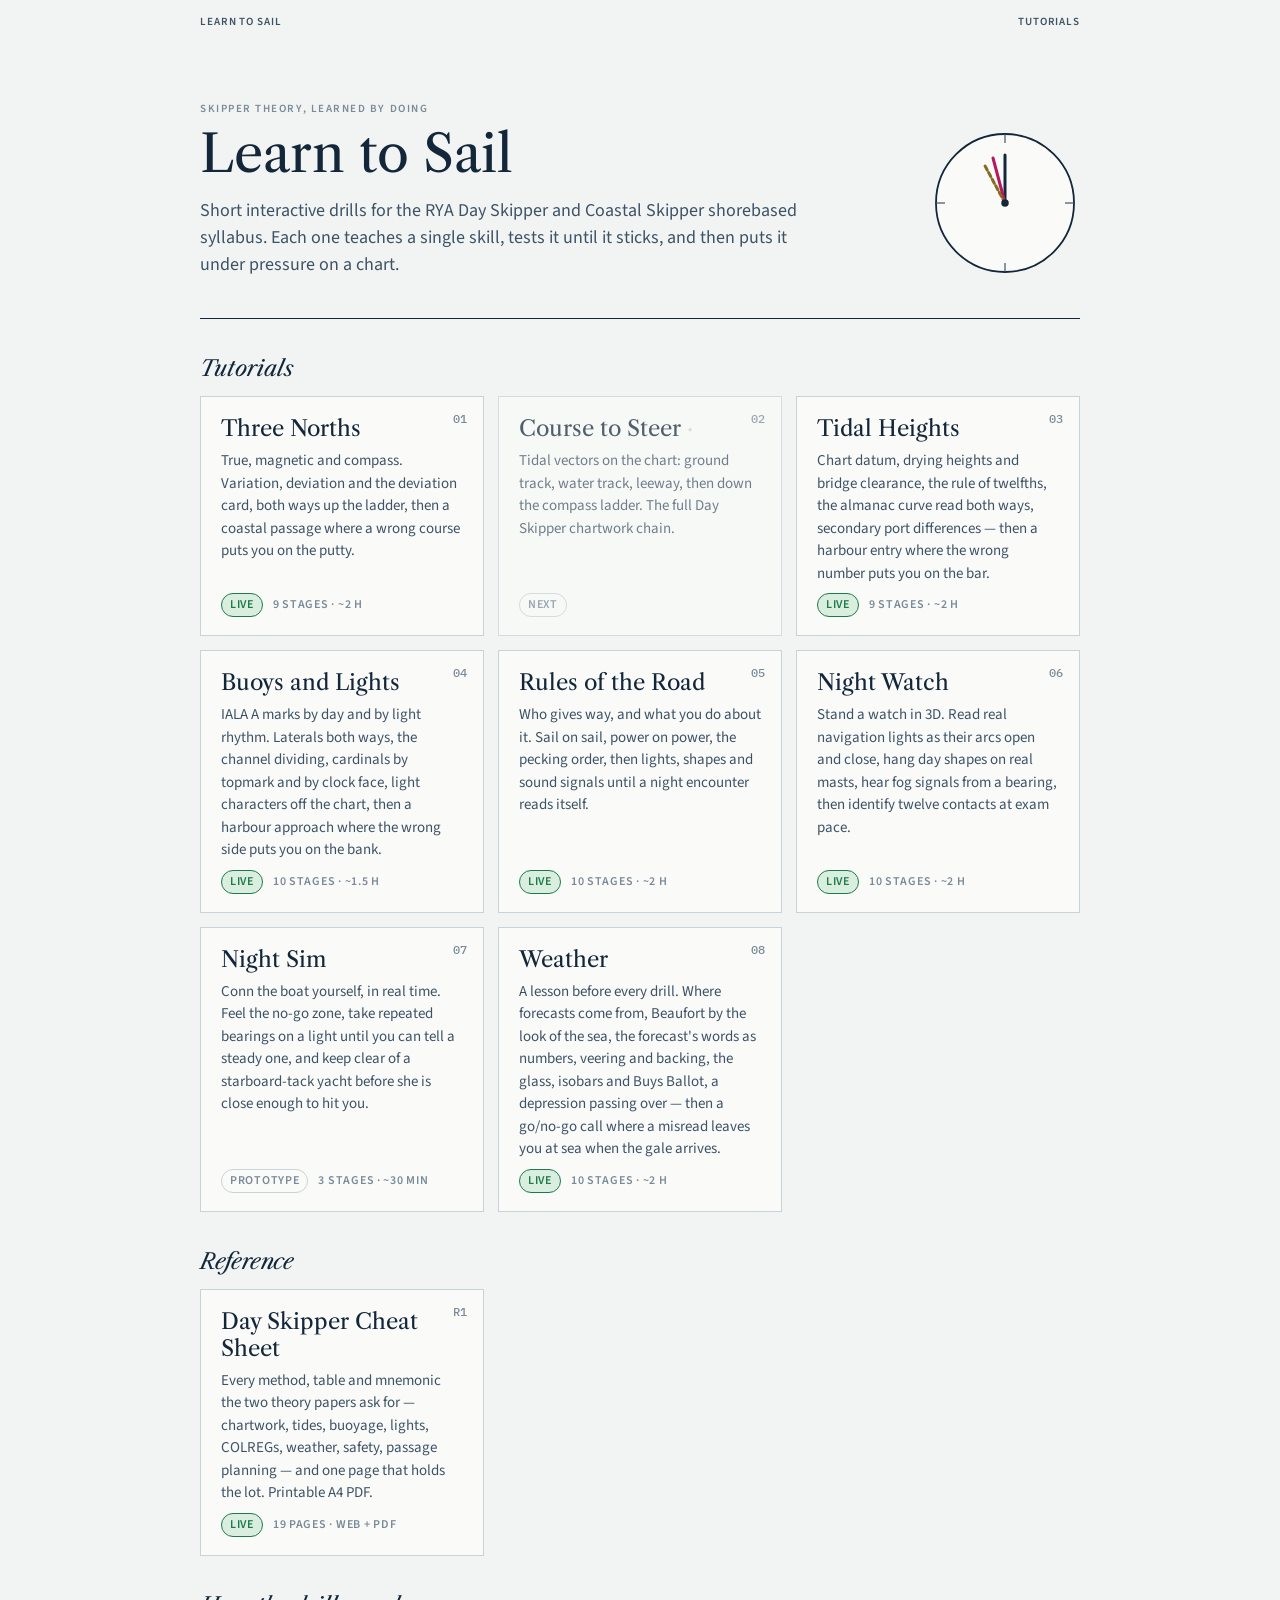
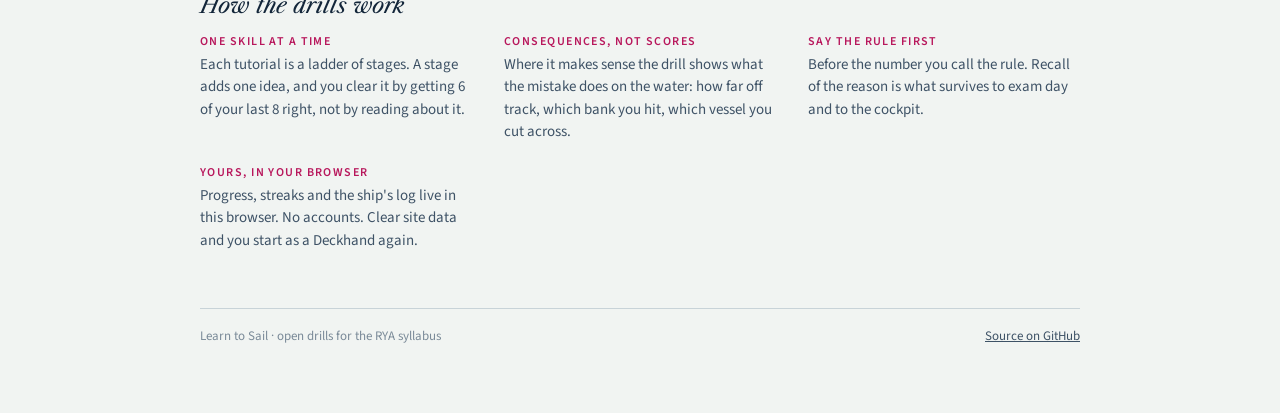
<file: index.html>
<!doctype html>
<html lang="en">
<head>
<meta charset="utf-8">
<meta name="viewport" content="width=device-width, initial-scale=1">
<meta name="color-scheme" content="light dark">
<title>Learn to Sail</title>
<meta name="description" content="Interactive drills for the RYA Day Skipper and Coastal Skipper syllabus. Learn by doing, keep it by repeating.">
<link rel="preconnect" href="https://fonts.googleapis.com"><link rel="stylesheet" href="https://fonts.googleapis.com/css2?family=Libre+Caslon+Text:ital,wght@0,400;0,700;1,400&family=Source+Sans+3:wght@400;600&family=IBM+Plex+Mono:wght@400;500;600&display=swap">
<link rel="stylesheet" href="shared/site.css">
<style>
.hero{padding-block:56px 40px;border-bottom:1.5px solid var(--ink);display:grid;grid-template-columns:1fr auto;gap:24px;align-items:end}
@media (max-width:700px){.hero{grid-template-columns:1fr}}
.hero small{display:block;font:600 11px/1.4 "Source Sans 3",sans-serif;letter-spacing:.14em;text-transform:uppercase;color:var(--ink-3);margin-bottom:10px}
h1{font-family:"Libre Caslon Text",Georgia,serif;font-weight:400;font-size:clamp(34px,5vw,52px);margin:0 0 14px;line-height:1.1;text-wrap:balance}
.hero p{margin:0;max-width:34em;font-size:18px;color:var(--ink-2)}
.hero svg{width:150px;height:150px}
h2{font:italic 400 22px "Libre Caslon Text",Georgia,serif;margin:36px 0 14px}
.grid{display:grid;grid-template-columns:repeat(auto-fill,minmax(280px,1fr));gap:14px}
.tut{display:grid;grid-template-rows:auto 1fr auto;gap:8px;padding:18px 20px;background:var(--paper);border:1px solid var(--rule);text-decoration:none;color:var(--ink);position:relative}
.tut:hover{border-color:var(--ink-2)}
.tut h3{margin:0;font:400 22px "Libre Caslon Text",Georgia,serif}
.tut p{margin:0;font-size:15px;color:var(--ink-2)}
.tut .meta{display:flex;gap:10px;align-items:center;font-size:12px;color:var(--ink-3);letter-spacing:.06em;text-transform:uppercase;font-weight:600}
.tag{padding:2px 8px;border-radius:12px;border:1px solid var(--rule)}
.tag.live{border-color:var(--good);color:var(--good);background:var(--good-soft)}
.tut.soon{opacity:.72;cursor:default}
.tut.soon h3::after{content:" ·";color:var(--rule)}
.tut .n{position:absolute;top:14px;right:16px;font:500 12px "IBM Plex Mono",monospace;color:var(--ink-3)}
.how{display:grid;grid-template-columns:repeat(auto-fit,minmax(240px,1fr));gap:20px 32px;font-size:15px;color:var(--ink-2)}
.how h4{margin:0 0 4px;font:600 12px "Source Sans 3",sans-serif;letter-spacing:.12em;text-transform:uppercase;color:var(--magenta)}
.how p{margin:0;max-width:36em}
</style>
</head>
<body>
<div class="wrap">
<nav class="site-nav"><div class="crumb"><a href="./" aria-current="page">Learn to Sail</a></div><a href="#tutorials">Tutorials</a></nav>

<section class="hero">
  <div>
    <small>Skipper theory, learned by doing</small>
    <h1>Learn to Sail</h1>
    <p>Short interactive drills for the RYA Day Skipper and Coastal Skipper shorebased syllabus. Each one teaches a single skill, tests it until it sticks, and then puts it under pressure on a chart.</p>
  </div>
  <svg viewBox="-50 -50 100 100" aria-hidden="true">
    <circle r="46" fill="var(--paper)" stroke="var(--ink)" stroke-width="1.2"/>
    <g stroke="var(--ink-2)" stroke-width=".8">
      <line x1="0" y1="-46" x2="0" y2="-40"/><line x1="46" y1="0" x2="40" y2="0"/><line x1="0" y1="46" x2="0" y2="40"/><line x1="-46" y1="0" x2="-40" y2="0"/>
    </g>
    <line x1="0" y1="0" x2="0" y2="-32" stroke="var(--ink)" stroke-width="2" stroke-linecap="round"/>
    <line x1="0" y1="0" x2="-8" y2="-30" stroke="var(--magenta)" stroke-width="2" stroke-linecap="round"/>
    <line x1="0" y1="0" x2="-14" y2="-26" stroke="var(--brass)" stroke-width="2" stroke-dasharray="3 2" stroke-linecap="round"/>
    <circle r="2.5" fill="var(--ink)"/>
  </svg>
</section>

<h2 id="tutorials">Tutorials</h2>
<div class="grid">
  <a class="tut" href="tutorials/compass/">
    <span class="n">01</span>
    <h3>Three Norths</h3>
    <p>True, magnetic and compass. Variation, deviation and the deviation card, both ways up the ladder, then a coastal passage where a wrong course puts you on the putty.</p>
    <span class="meta"><span class="tag live">Live</span> 9 stages · ~2 h</span>
  </a>
  <div class="tut soon">
    <span class="n">02</span>
    <h3>Course to Steer</h3>
    <p>Tidal vectors on the chart: ground track, water track, leeway, then down the compass ladder. The full Day Skipper chartwork chain.</p>
    <span class="meta"><span class="tag">Next</span></span>
  </div>
  <a class="tut" href="tutorials/tidal-heights/">
    <span class="n">03</span>
    <h3>Tidal Heights</h3>
    <p>Chart datum, drying heights and bridge clearance, the rule of twelfths, the almanac curve read both ways, secondary port differences — then a harbour entry where the wrong number puts you on the bar.</p>
    <span class="meta"><span class="tag live">Live</span> 9 stages · ~2 h</span>
  </a>
  <a class="tut" href="tutorials/buoys/">
    <span class="n">04</span>
    <h3>Buoys and Lights</h3>
    <p>IALA A marks by day and by light rhythm. Laterals both ways, the channel dividing, cardinals by topmark and by clock face, light characters off the chart, then a harbour approach where the wrong side puts you on the bank.</p>
    <span class="meta"><span class="tag live">Live</span> 10 stages · ~1.5 h</span>
  </a>
  <a class="tut" href="tutorials/colregs/">
    <span class="n">05</span>
    <h3>Rules of the Road</h3>
    <p>Who gives way, and what you do about it. Sail on sail, power on power, the pecking order, then lights, shapes and sound signals until a night encounter reads itself.</p>
    <span class="meta"><span class="tag live">Live</span> 10 stages · ~2 h</span>
  </a>
  <a class="tut" href="tutorials/night-watch/">
    <span class="n">06</span>
    <h3>Night Watch</h3>
    <p>Stand a watch in 3D. Read real navigation lights as their arcs open and close, hang day shapes on real masts, hear fog signals from a bearing, then identify twelve contacts at exam pace.</p>
    <span class="meta"><span class="tag live">Live</span> 10 stages · ~2 h</span>
  </a>
  <a class="tut" href="tutorials/night-sim/">
    <span class="n">07</span>
    <h3>Night Sim</h3>
    <p>Conn the boat yourself, in real time. Feel the no-go zone, take repeated bearings on a light until you can tell a steady one, and keep clear of a starboard-tack yacht before she is close enough to hit you.</p>
    <span class="meta"><span class="tag">Prototype</span> 3 stages · ~30 min</span>
  </a>
  <a class="tut" href="tutorials/weather/">
    <span class="n">08</span>
    <h3>Weather</h3>
    <p>A lesson before every drill. Where forecasts come from, Beaufort by the look of the sea, the forecast's words as numbers, veering and backing, the glass, isobars and Buys Ballot, a depression passing over — then a go/no-go call where a misread leaves you at sea when the gale arrives.</p>
    <span class="meta"><span class="tag live">Live</span> 10 stages · ~2 h</span>
  </a>
</div>

<h2 id="reference">Reference</h2>
<div class="grid">
  <a class="tut" href="cheatsheet/">
    <span class="n">R1</span>
    <h3>Day Skipper Cheat Sheet</h3>
    <p>Every method, table and mnemonic the two theory papers ask for — chartwork, tides, buoyage, lights, COLREGs, weather, safety, passage planning — and one page that holds the lot. Printable A4 PDF.</p>
    <span class="meta"><span class="tag live">Live</span> 19 pages · web + PDF</span>
  </a>
</div>

<h2>How the drills work</h2>
<div class="how">
  <div><h4>One skill at a time</h4><p>Each tutorial is a ladder of stages. A stage adds one idea, and you clear it by getting 6 of your last 8 right, not by reading about it.</p></div>
  <div><h4>Consequences, not scores</h4><p>Where it makes sense the drill shows what the mistake does on the water: how far off track, which bank you hit, which vessel you cut across.</p></div>
  <div><h4>Say the rule first</h4><p>Before the number you call the rule. Recall of the reason is what survives to exam day and to the cockpit.</p></div>
  <div><h4>Yours, in your browser</h4><p>Progress, streaks and the ship's log live in this browser. No accounts. Clear site data and you start as a Deckhand again.</p></div>
</div>

<footer class="site-foot"><span>Learn to Sail · open drills for the RYA syllabus</span><a href="https://github.com/kudresov/learn-to-sail">Source on GitHub</a></footer>
</div>
</body>
</html>
</file>
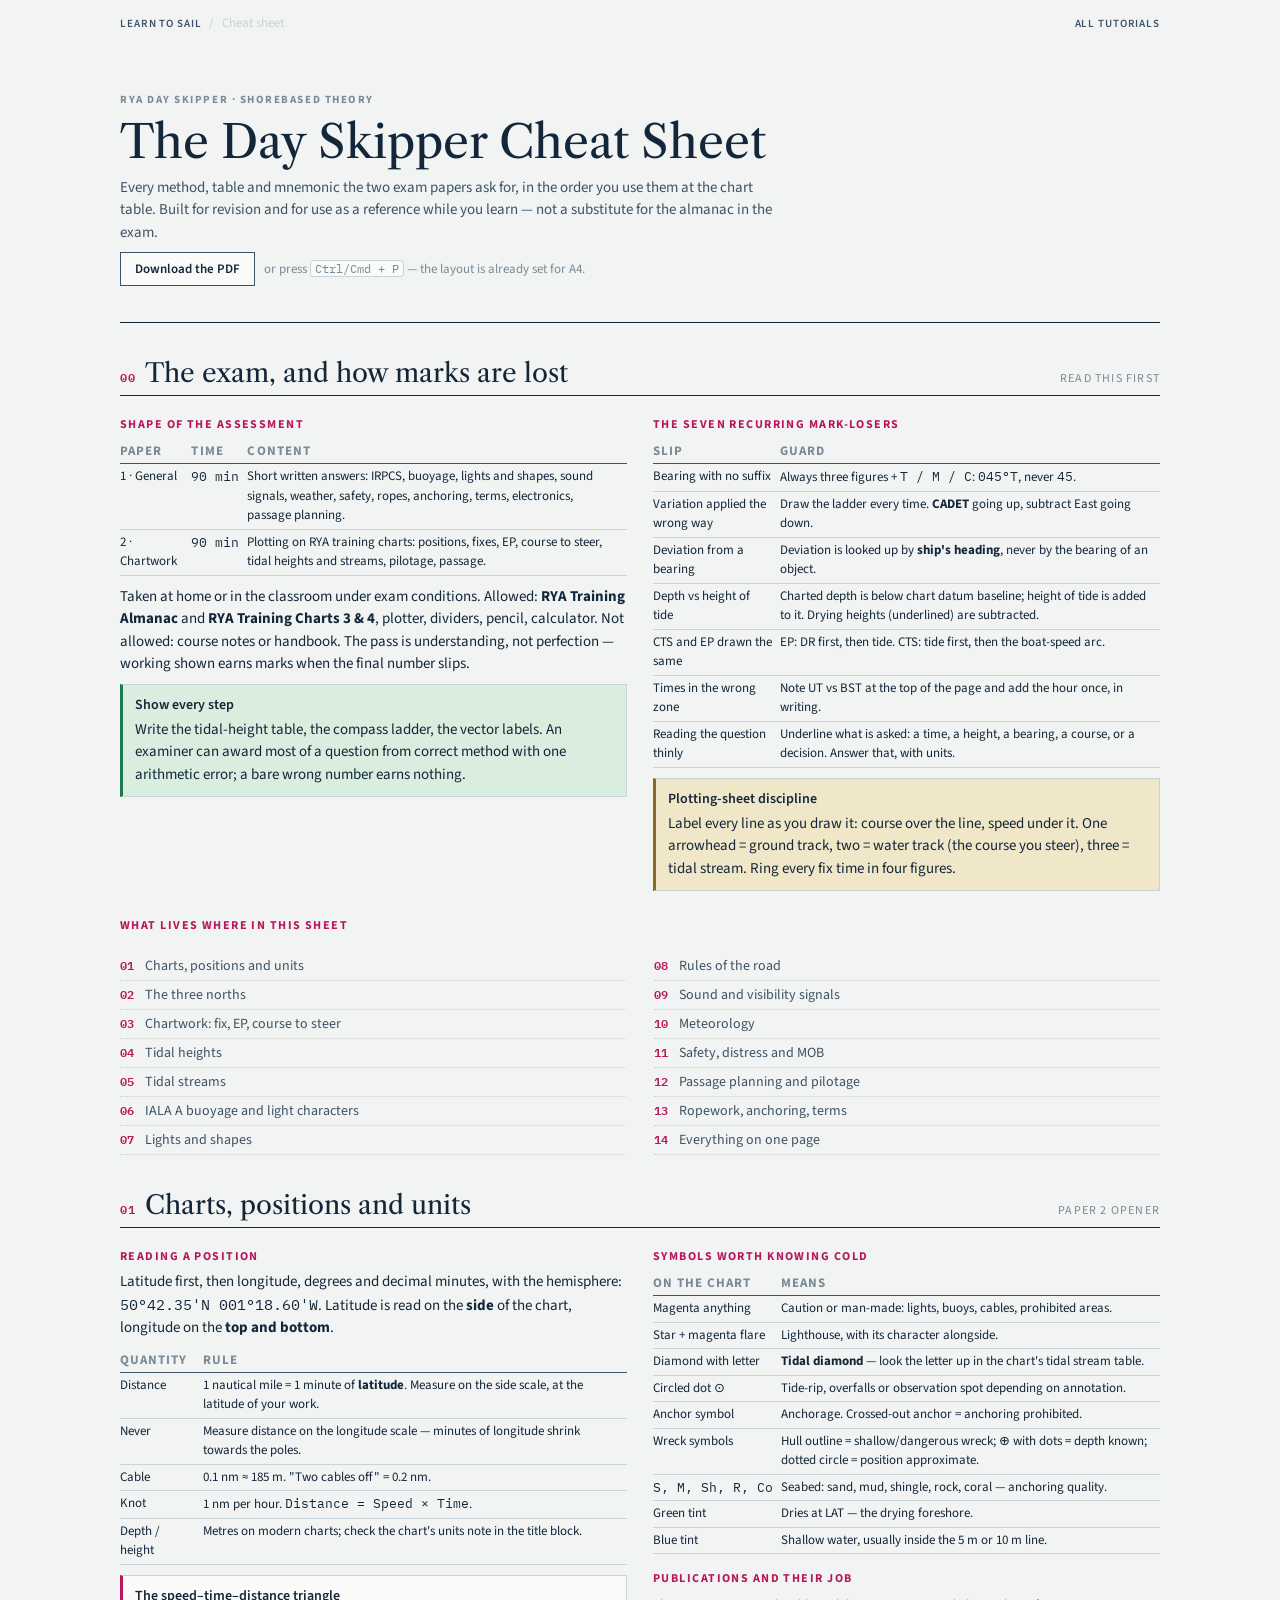
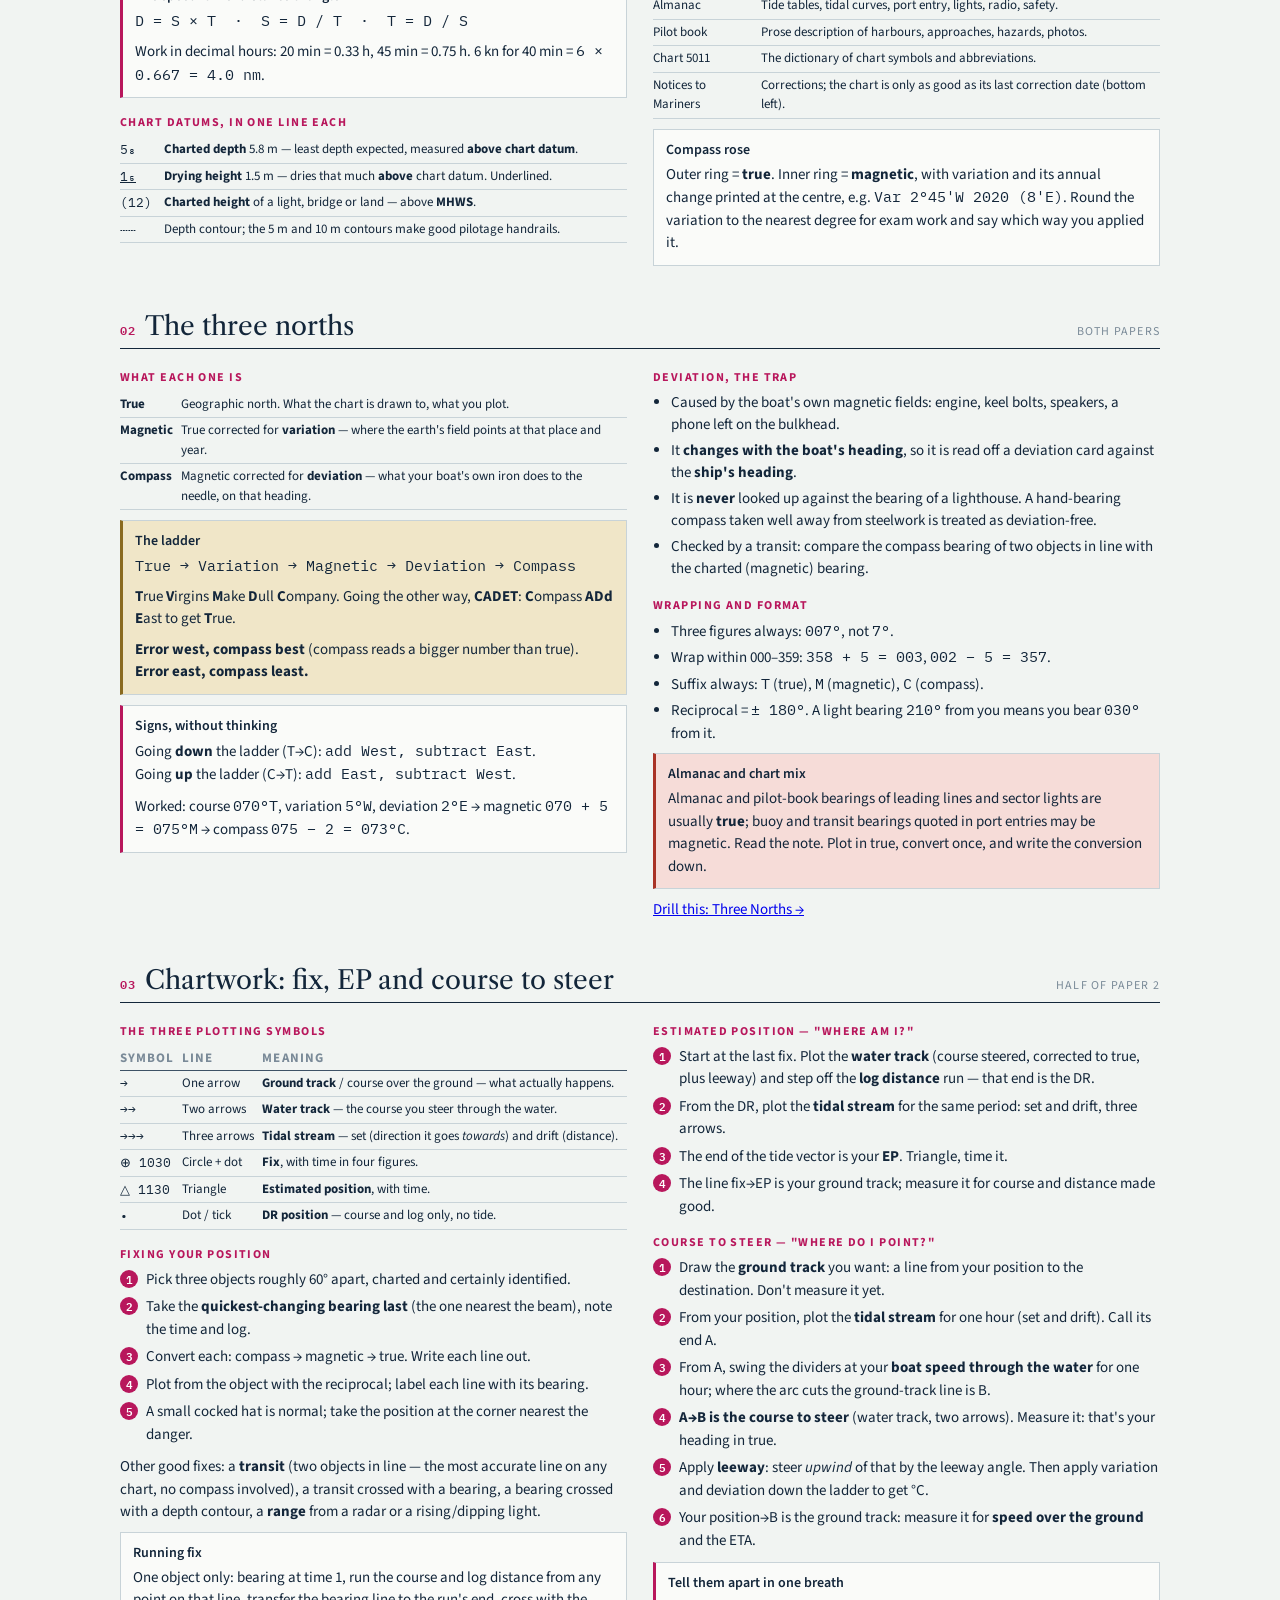
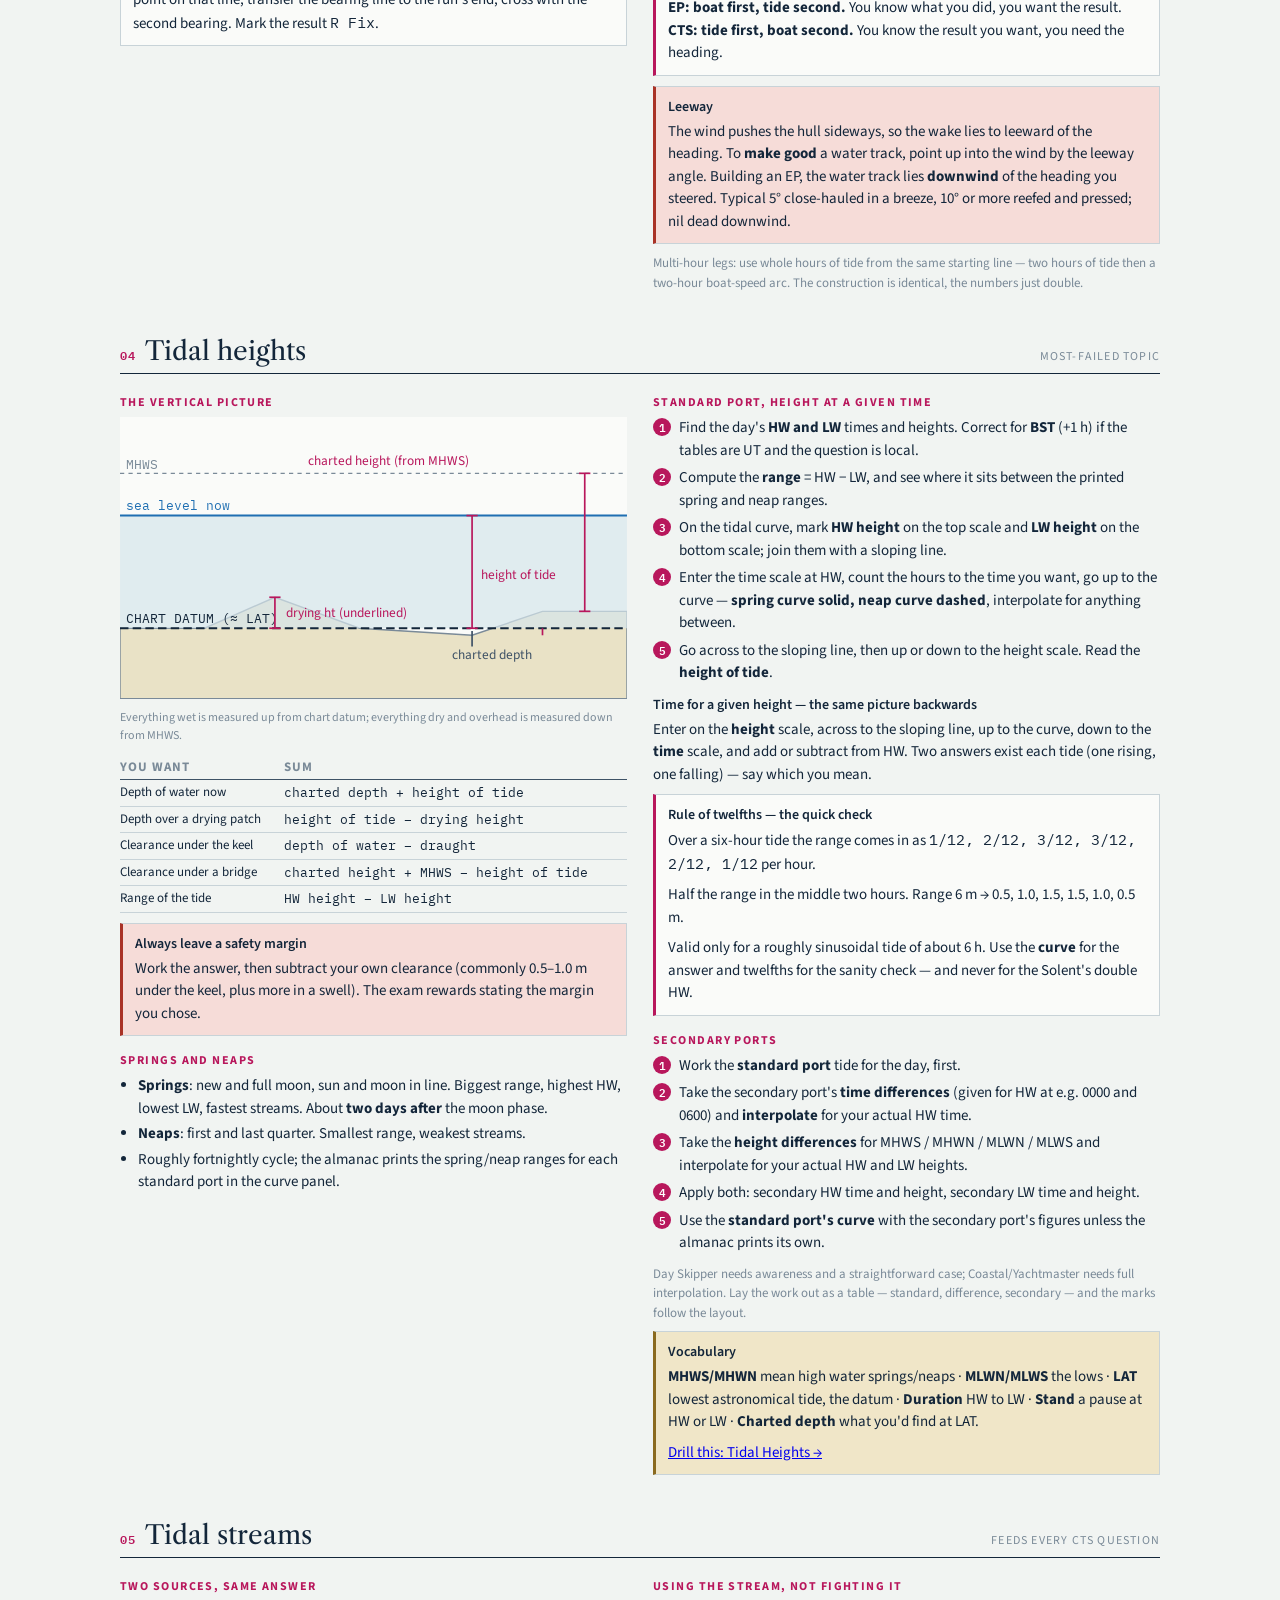
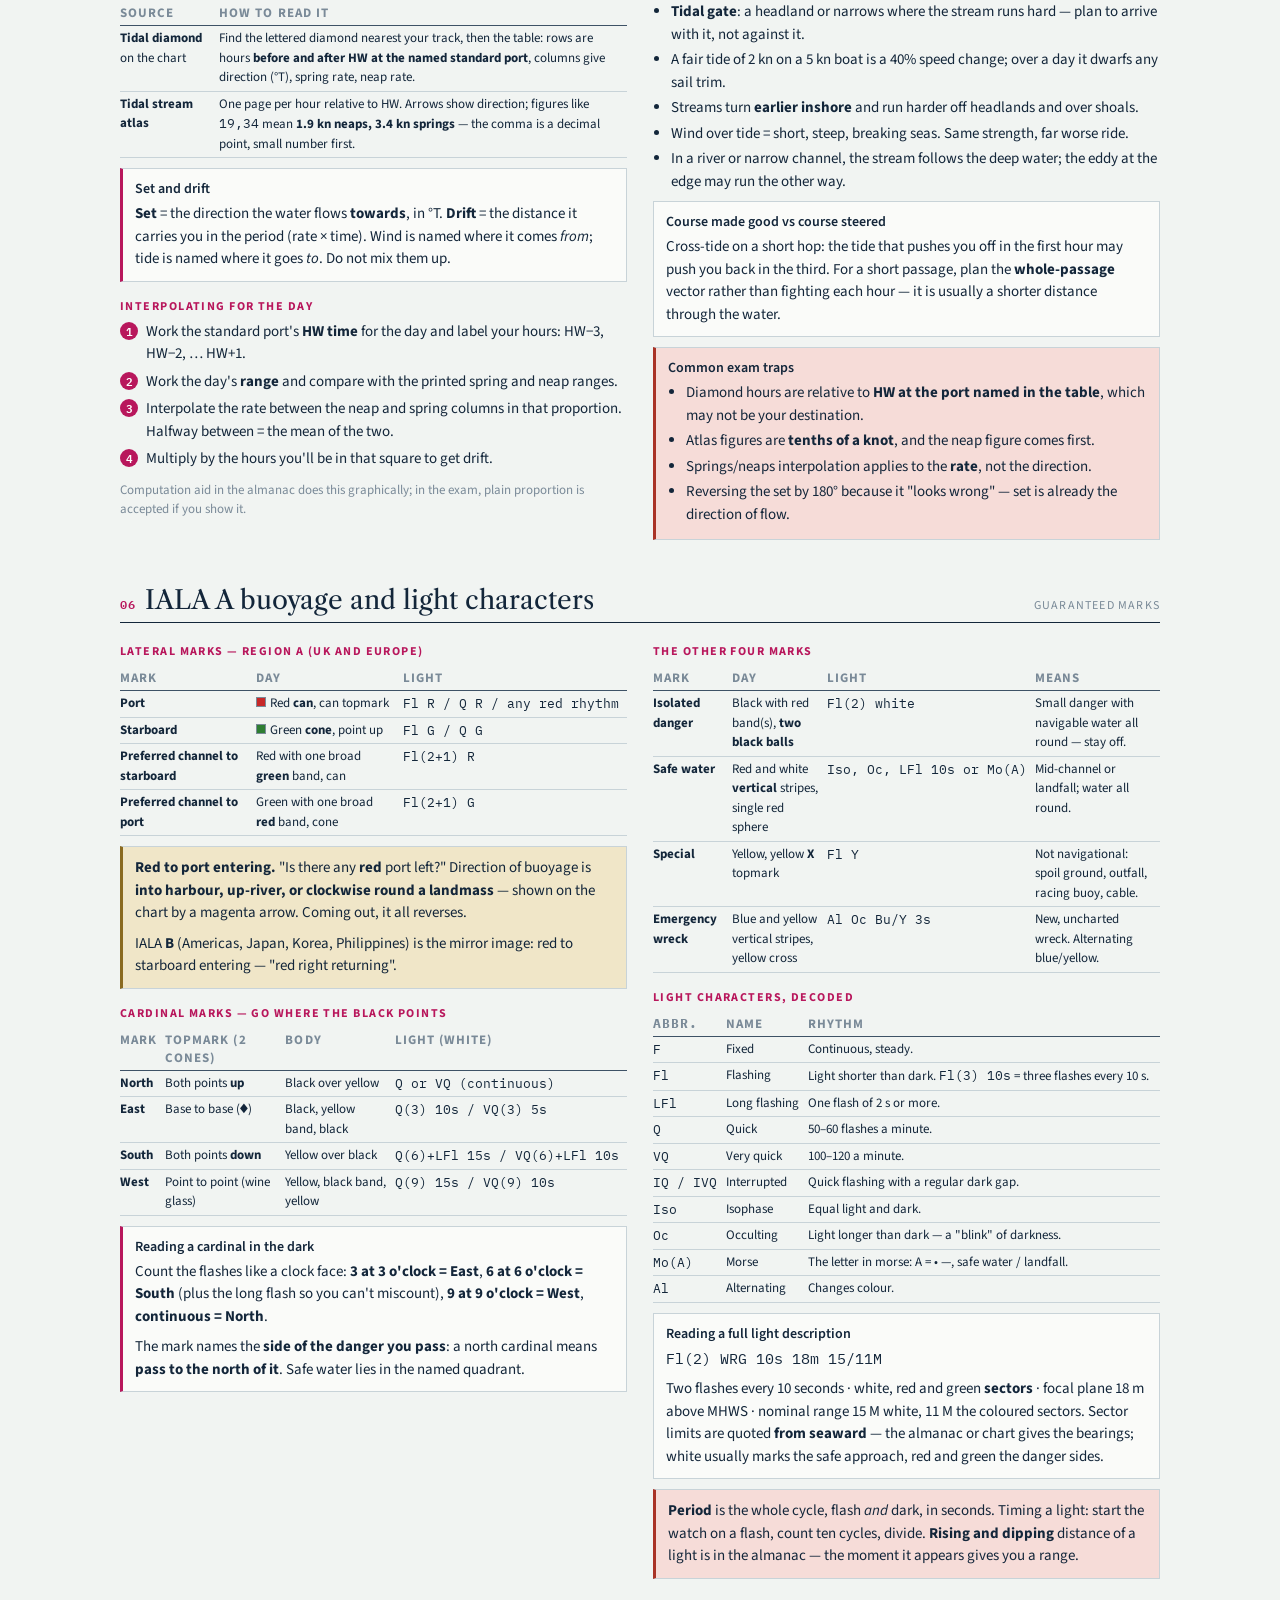
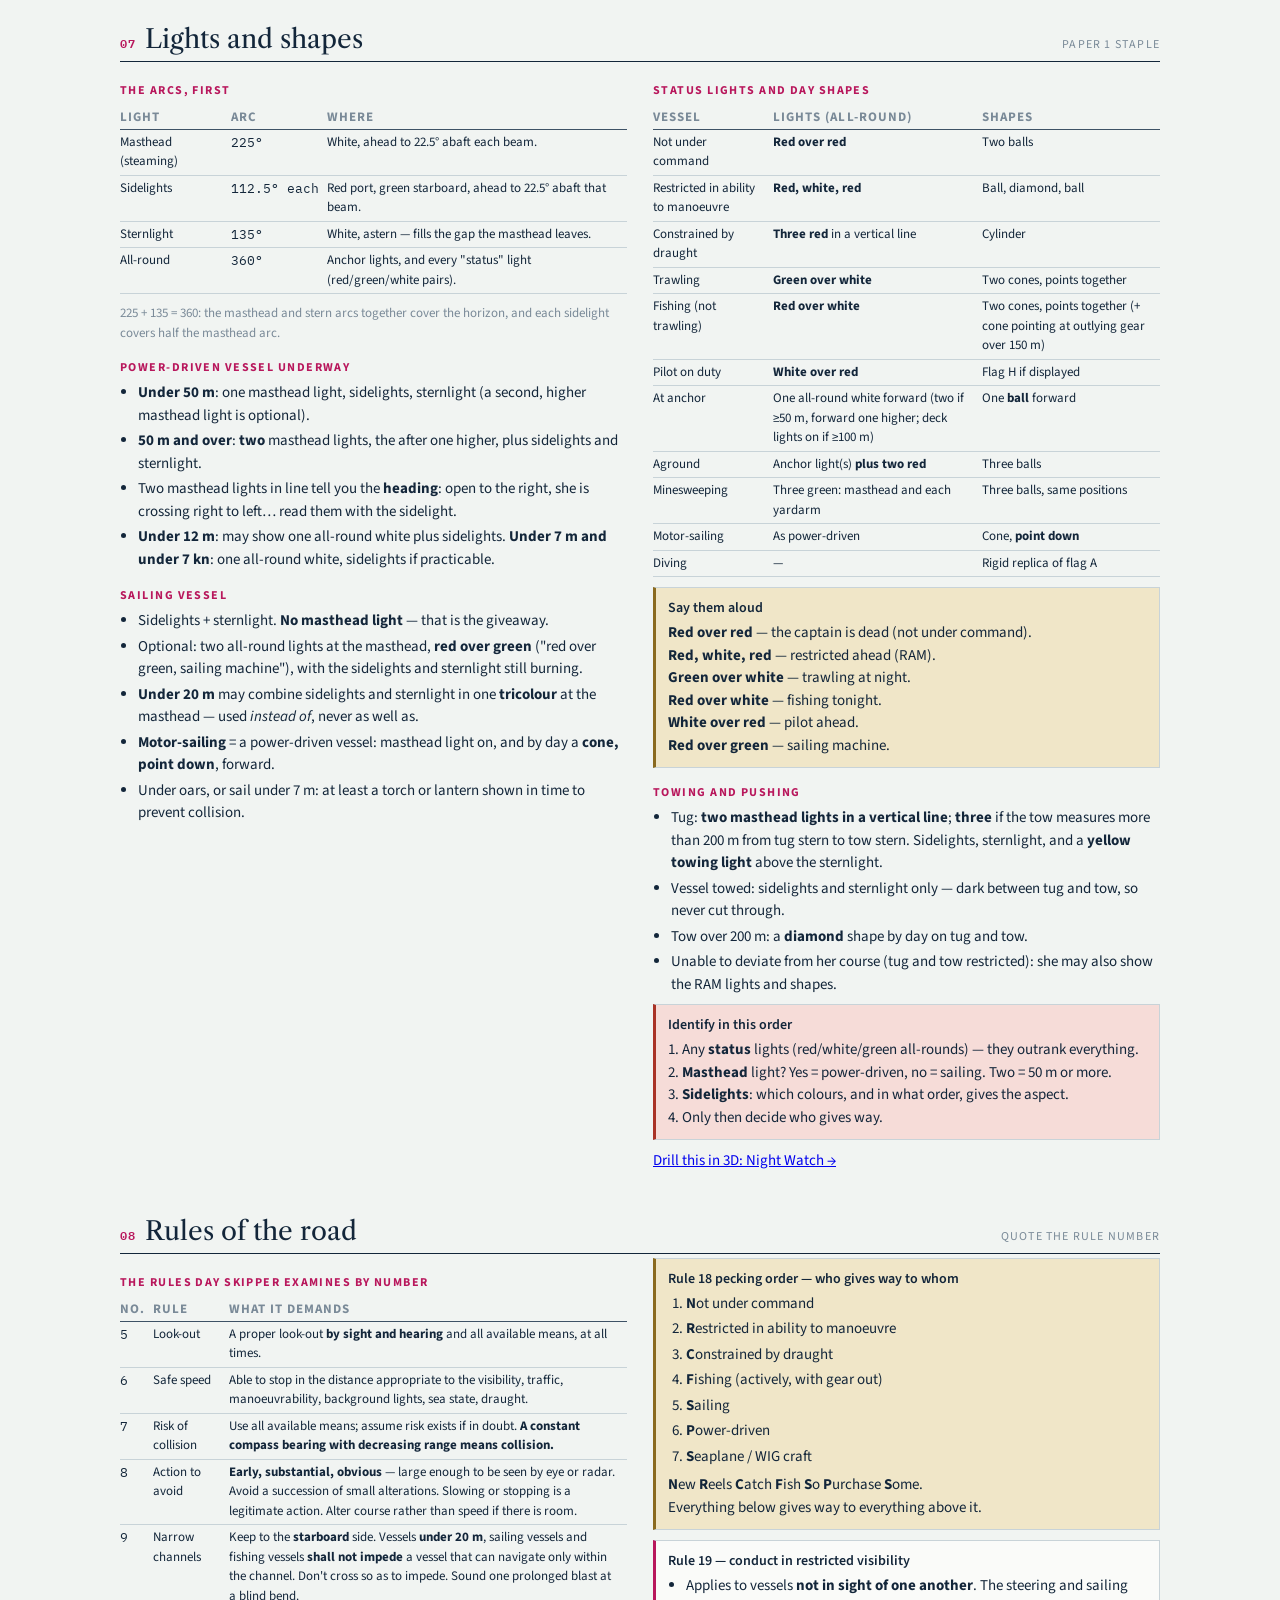
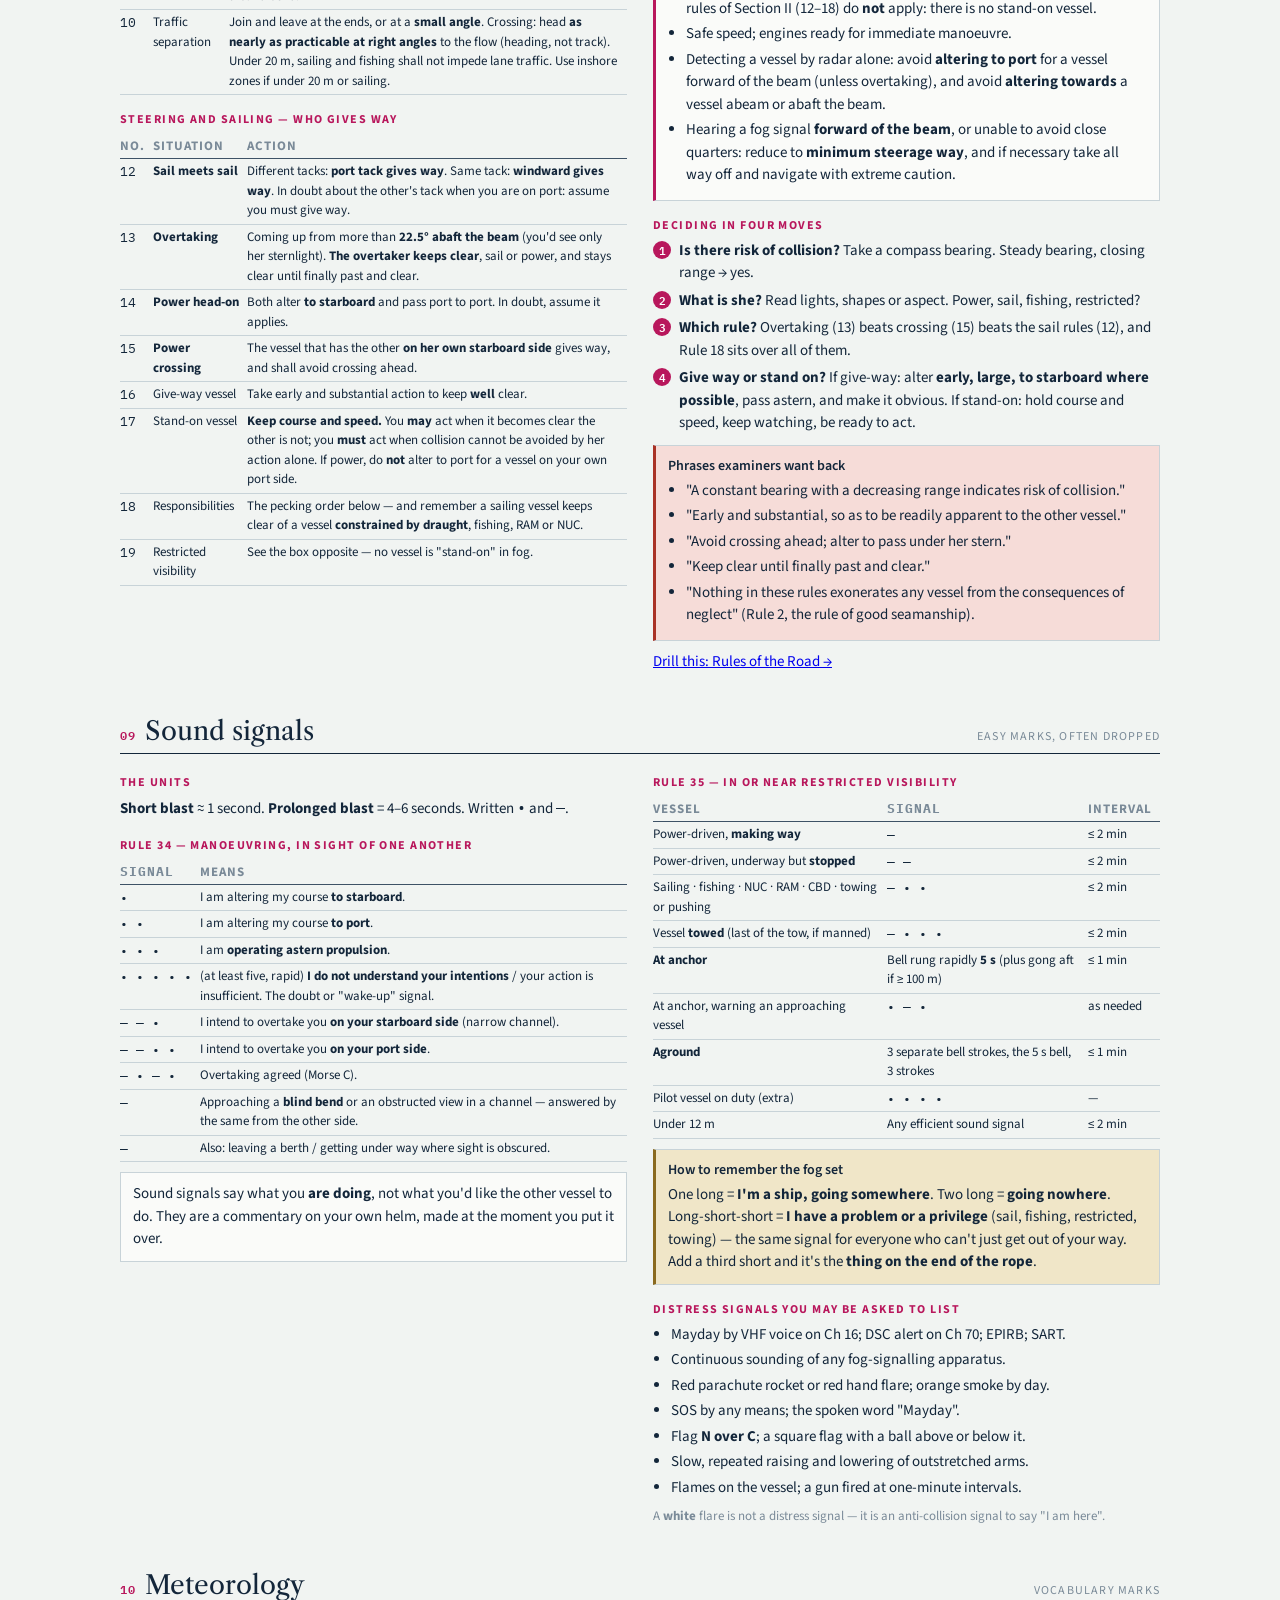
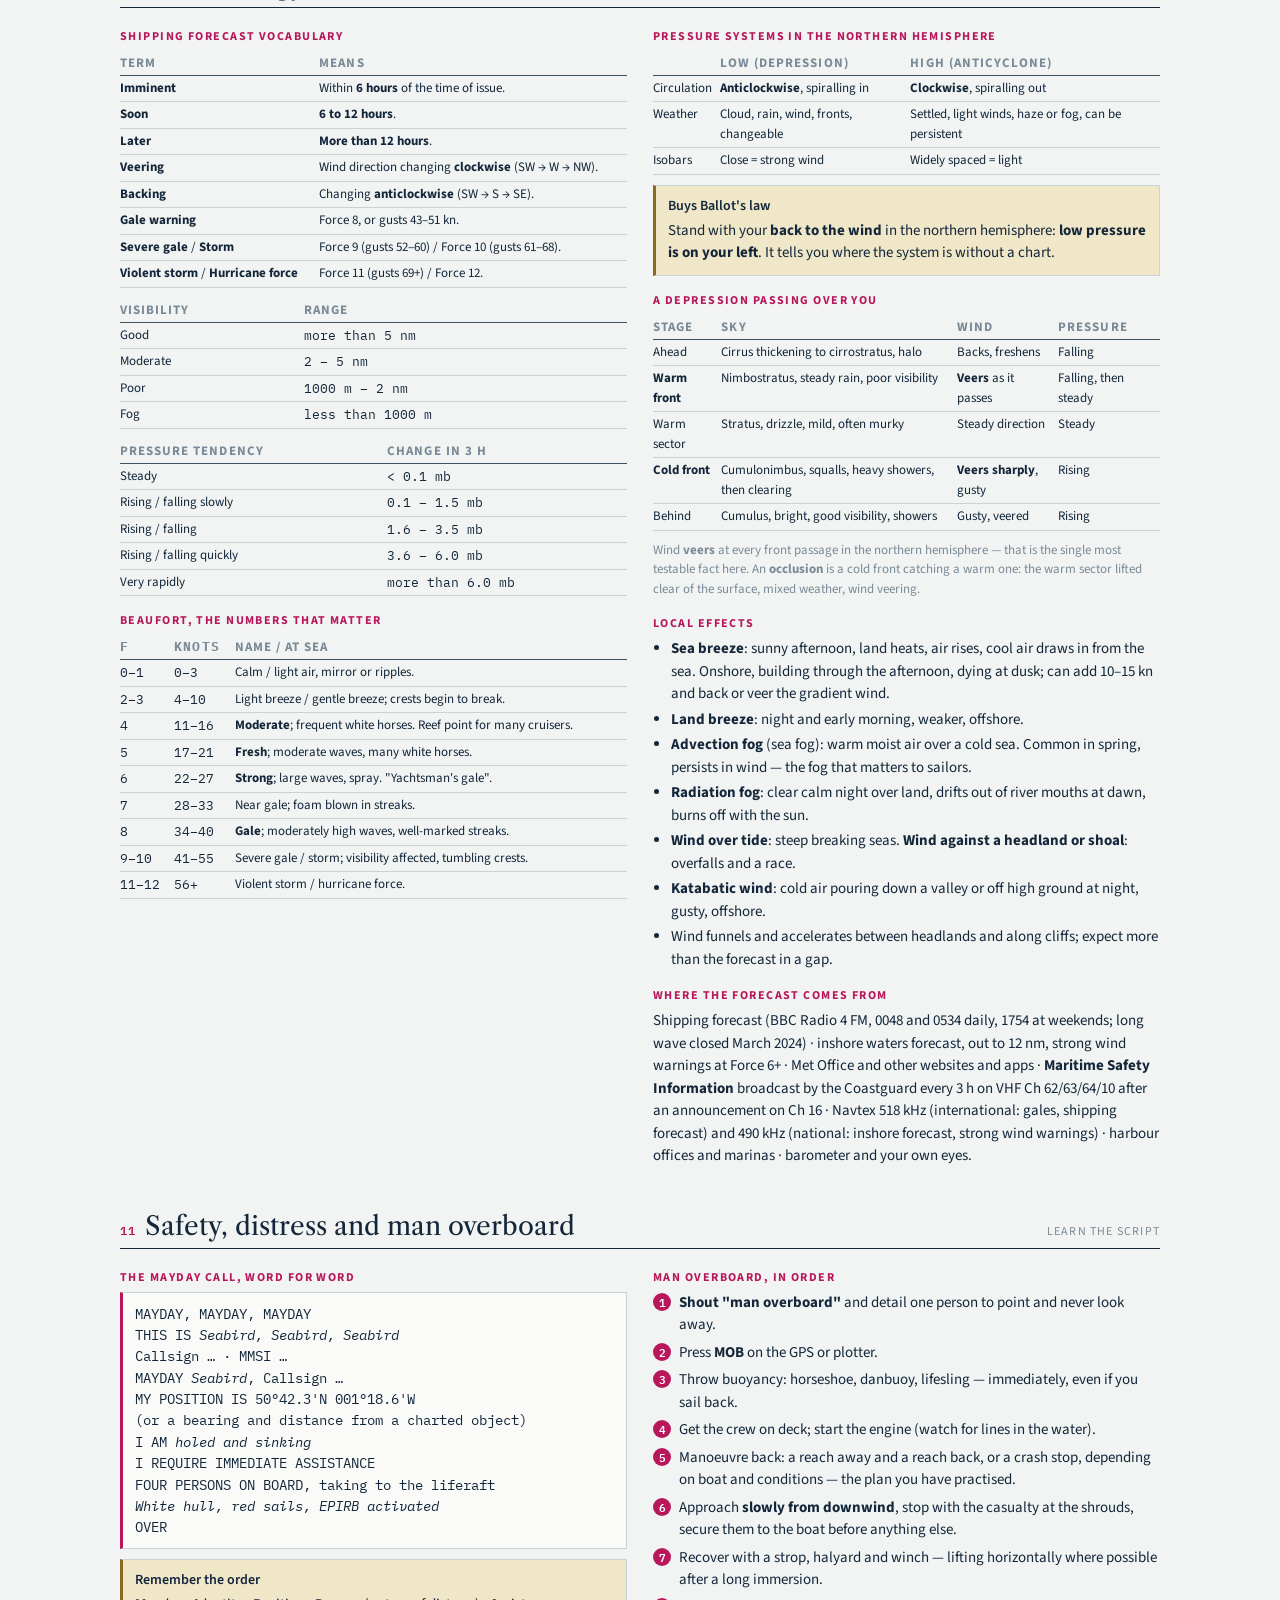
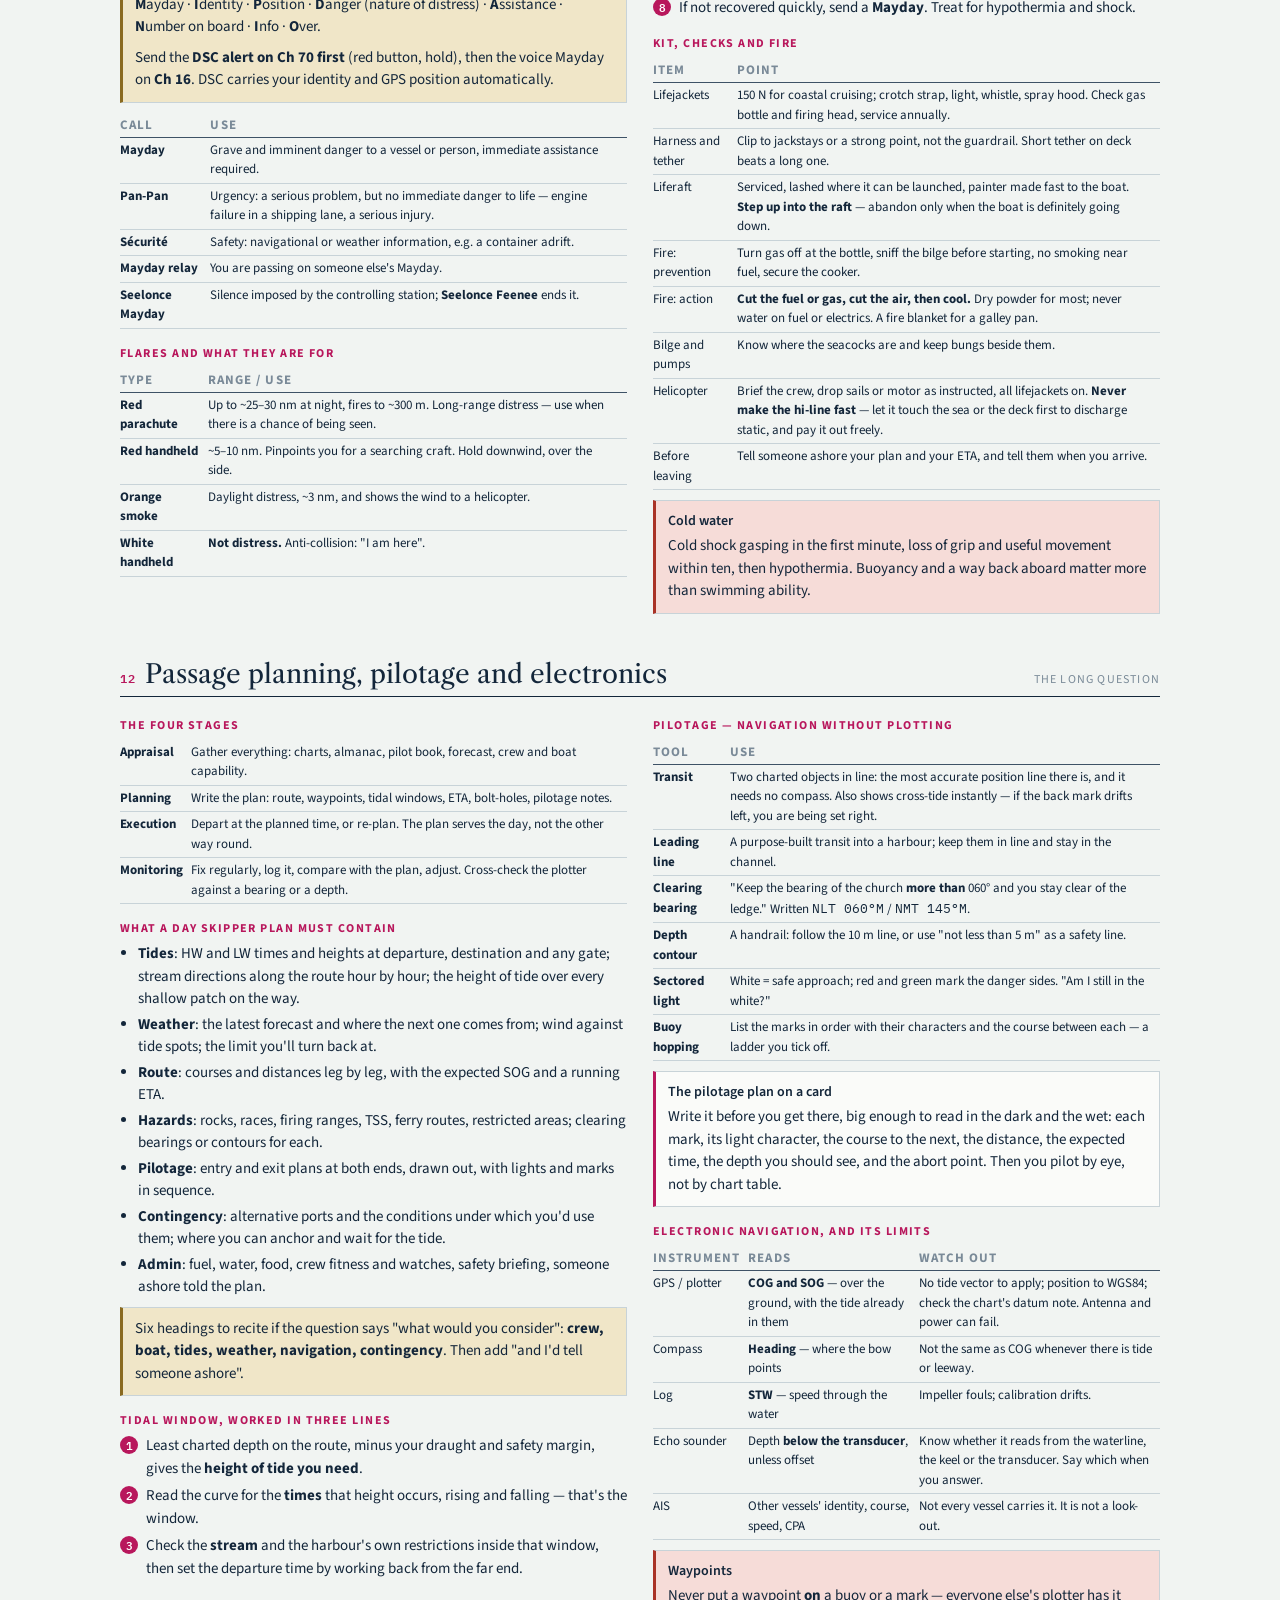
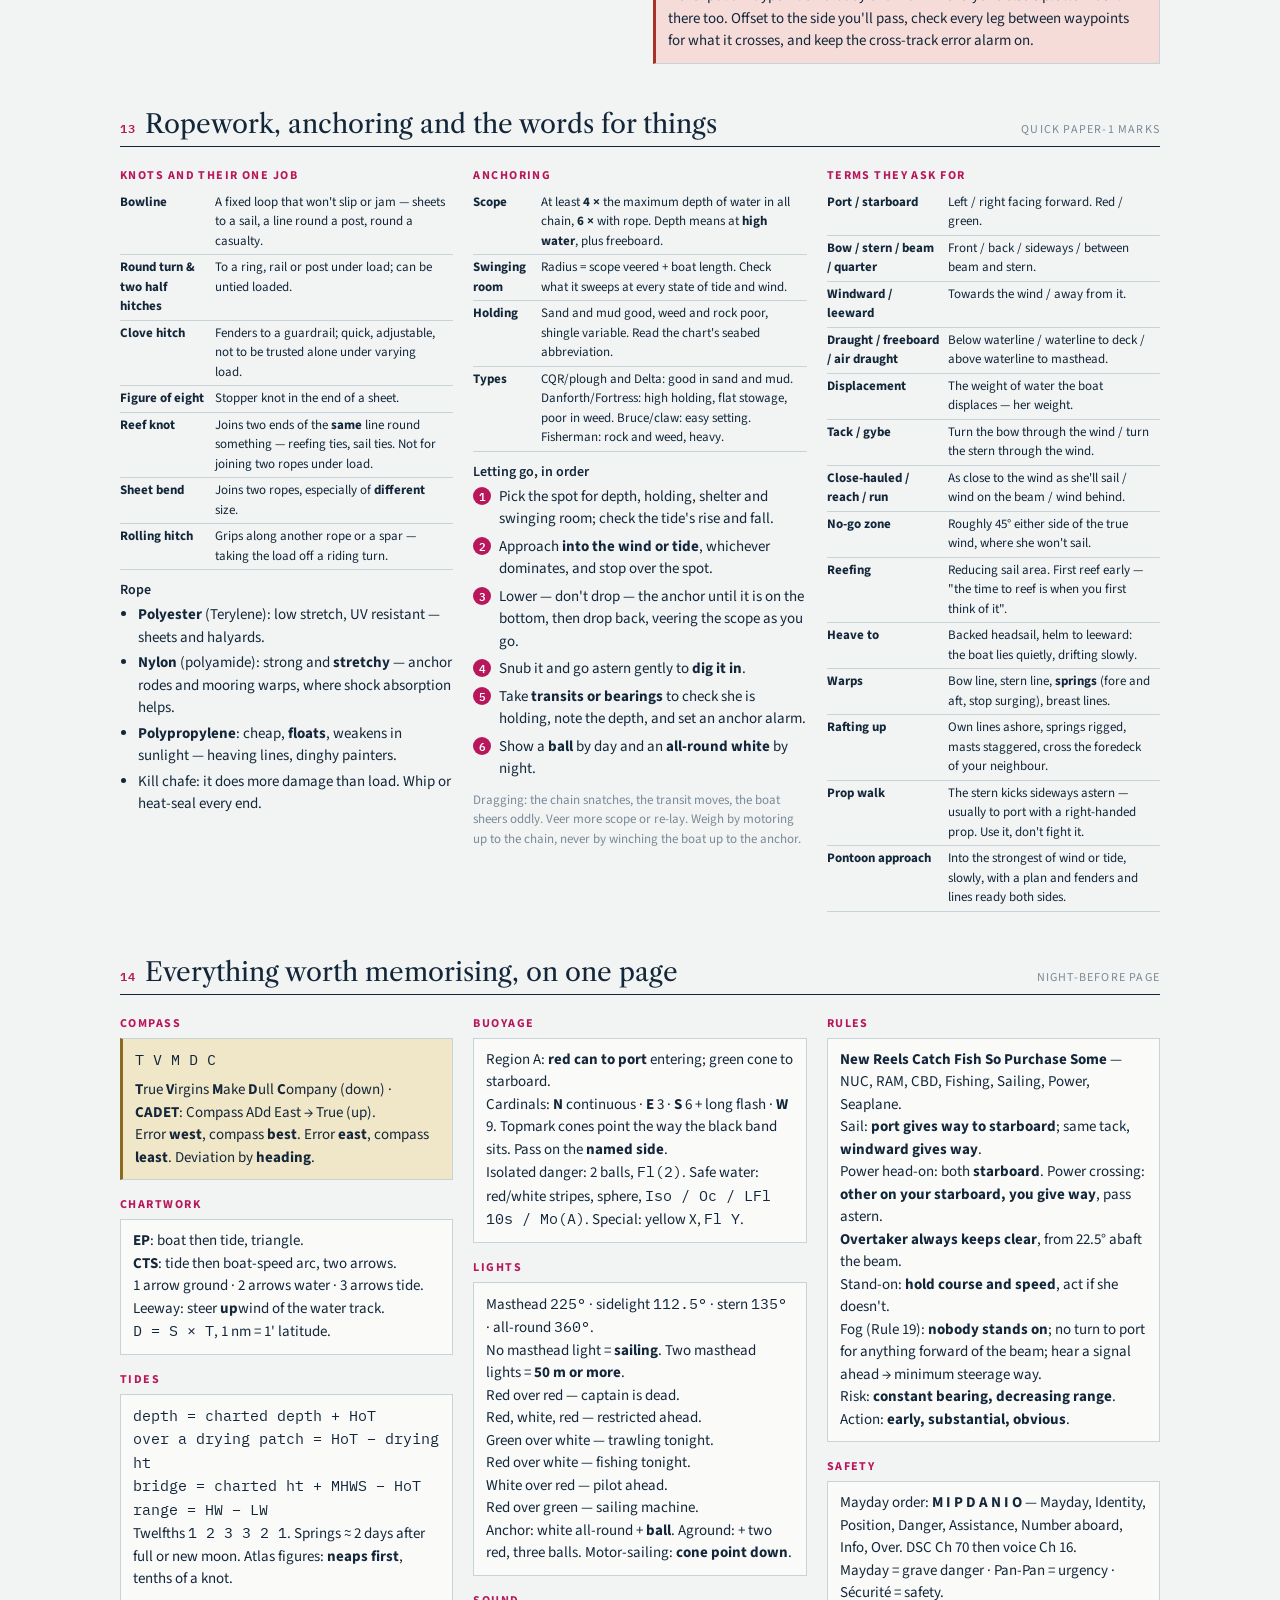
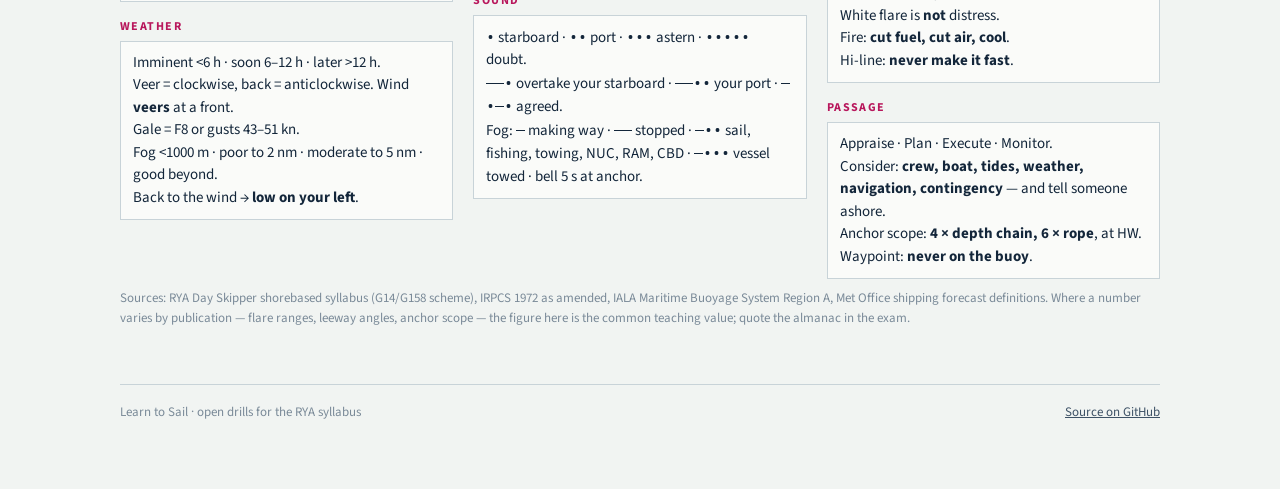
<file: cheatsheet/index.html>
<!doctype html>
<html lang="en">
<head>
<meta charset="utf-8">
<meta name="viewport" content="width=device-width, initial-scale=1">
<meta name="color-scheme" content="light dark">
<title>Day Skipper Cheat Sheet</title>
<meta name="description" content="Compact printable reference for the RYA Day Skipper shorebased exam: chartwork, tides, buoyage, lights, COLREGs, weather, safety, passage planning.">
<link rel="preconnect" href="https://fonts.googleapis.com"><link rel="stylesheet" href="https://fonts.googleapis.com/css2?family=Libre+Caslon+Text:ital,wght@0,400;0,700;1,400&family=Source+Sans+3:wght@400;600;700&family=IBM+Plex+Mono:wght@400;500;600&display=swap">
<link rel="stylesheet" href="../shared/site.css">
<style>
/* ---------- screen ---------- */
body{font-size:15px}
.wrap{max-width:1040px}
h1{font-family:"Libre Caslon Text",Georgia,serif;font-weight:400;font-size:clamp(30px,5vw,46px);margin:0 0 10px;line-height:1.08}
.lede{color:var(--ink-2);max-width:44em;margin:0 0 8px}
.cover{padding-block:44px 28px;border-bottom:1.5px solid var(--ink)}
.kicker{font:700 11px/1.4 "Source Sans 3",sans-serif;letter-spacing:.14em;text-transform:uppercase;color:var(--ink-3);margin-bottom:10px}

section{margin-top:34px}
section > h2{font:400 26px "Libre Caslon Text",Georgia,serif;margin:0 0 4px;padding-bottom:6px;border-bottom:1.5px solid var(--ink);display:flex;align-items:baseline;gap:10px}
section > h2 .num{font:600 12px "IBM Plex Mono",monospace;color:var(--magenta);letter-spacing:.06em}
section > h2 .why{margin-left:auto;font:400 12px "Source Sans 3",sans-serif;color:var(--ink-3);text-transform:uppercase;letter-spacing:.1em}
h3{font:700 12px "Source Sans 3",sans-serif;letter-spacing:.12em;text-transform:uppercase;color:var(--magenta);margin:16px 0 6px}
h4{font:600 14px "Source Sans 3",sans-serif;margin:10px 0 4px;color:var(--ink)}
p{margin:0 0 8px}
ul,ol{margin:0 0 8px;padding-left:18px}
li{margin:0 0 3px}
.mono,code{font-family:"IBM Plex Mono",ui-monospace,Menlo,monospace;font-variant-numeric:tabular-nums}
code{font-size:.92em;background:var(--paper);border:1px solid var(--rule);padding:0 4px;border-radius:3px}

.cols{display:grid;grid-template-columns:1fr 1fr;gap:18px 26px;align-items:start}
.cols3{display:grid;grid-template-columns:repeat(3,1fr);gap:14px 20px;align-items:start}
@media screen and (max-width:760px){.cols,.cols3{grid-template-columns:1fr}}

table{width:100%;border-collapse:collapse;font-size:13.5px;margin:0 0 10px}
th,td{text-align:left;vertical-align:top;padding:4px 8px 4px 0;border-bottom:1px solid var(--rule)}
th{font:700 11px "Source Sans 3",sans-serif;letter-spacing:.08em;text-transform:uppercase;color:var(--ink-3);border-bottom:1px solid var(--ink-2)}
td.mono,th.mono{font-family:"IBM Plex Mono",monospace;white-space:nowrap}
.tbl-tight td,.tbl-tight th{padding:3px 8px 3px 0;font-size:13px}

.box{background:var(--paper);border:1px solid var(--rule);padding:10px 12px;margin:0 0 10px}
.box.rule{border-left:3px solid var(--magenta)}
.box.warn{border-left:3px solid var(--bad);background:var(--bad-soft)}
.box.good{border-left:3px solid var(--good);background:var(--good-soft)}
.box.mn{border-left:3px solid var(--brass);background:var(--brass-soft)}
.box h4{margin-top:0}
.box p:last-child,.box ul:last-child,.box ol:last-child{margin-bottom:0}

.recipe{counter-reset:step;list-style:none;padding-left:0;margin:0 0 10px}
.recipe li{counter-increment:step;position:relative;padding-left:26px;margin-bottom:5px}
.recipe li::before{content:counter(step);position:absolute;left:0;top:1px;width:18px;height:18px;border-radius:50%;background:var(--magenta);color:#fff;font:600 11px/18px "IBM Plex Mono",monospace;text-align:center}

.pill{display:inline-block;font:600 11px "Source Sans 3",sans-serif;letter-spacing:.06em;text-transform:uppercase;padding:1px 7px;border:1px solid var(--rule);border-radius:10px;color:var(--ink-2)}
.pill.red{color:var(--bad);border-color:var(--bad)}
.pill.green{color:var(--good);border-color:var(--good)}
.swatch{display:inline-block;width:10px;height:10px;border:1px solid var(--ink-3);vertical-align:baseline;margin-right:4px}

.toc{columns:2;column-gap:28px;font-size:14px;margin:18px 0 0}
@media screen and (max-width:600px){.toc{columns:1}}
.toc a{display:block;text-decoration:none;color:var(--ink-2);padding:3px 0;border-bottom:1px dotted var(--rule);break-inside:avoid}
.toc a:hover{color:var(--magenta)}
.toc a b{font:600 12px "IBM Plex Mono",monospace;color:var(--magenta);margin-right:8px}

figure{margin:0 0 10px}
figcaption{font-size:12px;color:var(--ink-3);margin-top:3px}
svg{max-width:100%;height:auto}

.print-hint{font-size:13px;color:var(--ink-3)}
.btn{display:inline-block;font:600 13px "Source Sans 3",sans-serif;padding:7px 14px;border:1px solid var(--ink-2);color:var(--ink);text-decoration:none;background:var(--paper)}
.btn:hover{border-color:var(--magenta);color:var(--magenta)}

/* ---------- print ---------- */
@page{size:A4;margin:12mm 11mm 13mm}
@media print{
  :root{--ground:#fff;--paper:#FAFBF9;--ink:#111;--ink-2:#333;--ink-3:#666;--rule:#bbb}
  html,body{background:#fff !important;background-image:none !important;font-size:9.6pt;padding:0;margin:0}
  .wrap{max-width:none}
  .site-nav,.site-foot,.no-print{display:none !important}
  *{-webkit-print-color-adjust:exact;print-color-adjust:exact}
  section{break-before:page;margin-top:0}
  section:first-of-type{break-before:auto}
  section > h2{font-size:16pt;margin-bottom:6px}
  h3{font-size:8.4pt;margin:9px 0 3px}
  h4{font-size:9.6pt;margin:7px 0 2px}
  table{font-size:8.4pt}
  .tbl-tight td,.tbl-tight th{font-size:8pt}
  .cols{gap:10px 18px}
  .box{padding:6px 8px;margin-bottom:7px}
  .cover{padding-block:0 14px}
  h1{font-size:30pt}
  .toc{font-size:9pt}
  table,figure,.box,.recipe{break-inside:avoid}
  tr,li{break-inside:avoid}
  h3,h4{break-after:avoid}
}
</style>
</head>
<body>
<div class="wrap">
<nav class="site-nav"><div class="crumb"><a href="../">Learn to Sail</a><span>/</span><span>Cheat sheet</span></div><a href="../">All tutorials</a></nav>

<header class="cover">
  <div class="kicker">RYA Day Skipper · shorebased theory</div>
  <h1>The Day Skipper Cheat Sheet</h1>
  <p class="lede">Every method, table and mnemonic the two exam papers ask for, in the order you use them at the chart table. Built for revision and for use as a reference while you learn — not a substitute for the almanac in the exam.</p>
  <p class="print-hint no-print"><a class="btn" href="rya-day-skipper-cheatsheet.pdf">Download the PDF</a> &nbsp; or press <code>Ctrl/Cmd&nbsp;+&nbsp;P</code> — the layout is already set for A4.</p>
</header>

<section id="exam" style="break-before:auto">
  <h2><span class="num">00</span> The exam, and how marks are lost <span class="why">Read this first</span></h2>
  <div class="cols">
    <div>
      <h3>Shape of the assessment</h3>
      <table class="tbl-tight">
        <tr><th>Paper</th><th>Time</th><th>Content</th></tr>
        <tr><td>1 · General</td><td class="mono">90 min</td><td>Short written answers: IRPCS, buoyage, lights and shapes, sound signals, weather, safety, ropes, anchoring, terms, electronics, passage planning.</td></tr>
        <tr><td>2 · Chartwork</td><td class="mono">90 min</td><td>Plotting on RYA training charts: positions, fixes, EP, course to steer, tidal heights and streams, pilotage, passage.</td></tr>
      </table>
      <p>Taken at home or in the classroom under exam conditions. Allowed: <b>RYA Training Almanac</b> and <b>RYA Training Charts 3 &amp; 4</b>, plotter, dividers, pencil, calculator. Not allowed: course notes or handbook. The pass is understanding, not perfection — working shown earns marks when the final number slips.</p>
      <div class="box good">
        <h4>Show every step</h4>
        <p>Write the tidal-height table, the compass ladder, the vector labels. An examiner can award most of a question from correct method with one arithmetic error; a bare wrong number earns nothing.</p>
      </div>
    </div>
    <div>
      <h3>The seven recurring mark-losers</h3>
      <table class="tbl-tight">
        <tr><th>Slip</th><th>Guard</th></tr>
        <tr><td>Bearing with no suffix</td><td>Always three figures + <span class="mono">T / M / C</span>: <span class="mono">045°T</span>, never <span class="mono">45</span>.</td></tr>
        <tr><td>Variation applied the wrong way</td><td>Draw the ladder every time. <b>CADET</b> going up, subtract East going down.</td></tr>
        <tr><td>Deviation from a bearing</td><td>Deviation is looked up by <b>ship's heading</b>, never by the bearing of an object.</td></tr>
        <tr><td>Depth vs height of tide</td><td>Charted depth is below chart datum baseline; height of tide is added to it. Drying heights (underlined) are subtracted.</td></tr>
        <tr><td>CTS and EP drawn the same</td><td>EP: DR first, then tide. CTS: tide first, then the boat-speed arc.</td></tr>
        <tr><td>Times in the wrong zone</td><td>Note UT vs BST at the top of the page and add the hour once, in writing.</td></tr>
        <tr><td>Reading the question thinly</td><td>Underline what is asked: a time, a height, a bearing, a course, or a decision. Answer that, with units.</td></tr>
      </table>
      <div class="box mn">
        <h4>Plotting-sheet discipline</h4>
        <p>Label every line as you draw it: course over the line, speed under it. One arrowhead = ground track, two = water track (the course you steer), three = tidal stream. Ring every fix time in four figures.</p>
      </div>
    </div>
  </div>
  <h3>What lives where in this sheet</h3>
  <nav class="toc">
    <a href="#chart"><b>01</b> Charts, positions and units</a>
    <a href="#compass"><b>02</b> The three norths</a>
    <a href="#chartwork"><b>03</b> Chartwork: fix, EP, course to steer</a>
    <a href="#tides"><b>04</b> Tidal heights</a>
    <a href="#streams"><b>05</b> Tidal streams</a>
    <a href="#buoyage"><b>06</b> IALA A buoyage and light characters</a>
    <a href="#lights"><b>07</b> Lights and shapes</a>
    <a href="#colregs"><b>08</b> Rules of the road</a>
    <a href="#sound"><b>09</b> Sound and visibility signals</a>
    <a href="#weather"><b>10</b> Meteorology</a>
    <a href="#safety"><b>11</b> Safety, distress and MOB</a>
    <a href="#passage"><b>12</b> Passage planning and pilotage</a>
    <a href="#seamanship"><b>13</b> Ropework, anchoring, terms</a>
    <a href="#oneglance"><b>14</b> Everything on one page</a>
  </nav>
</section>

<section id="chart">
  <h2><span class="num">01</span> Charts, positions and units <span class="why">Paper 2 opener</span></h2>
  <div class="cols">
    <div>
      <h3>Reading a position</h3>
      <p>Latitude first, then longitude, degrees and decimal minutes, with the hemisphere: <span class="mono">50°42.35'N 001°18.60'W</span>. Latitude is read on the <b>side</b> of the chart, longitude on the <b>top and bottom</b>.</p>
      <table class="tbl-tight">
        <tr><th>Quantity</th><th>Rule</th></tr>
        <tr><td>Distance</td><td>1 nautical mile = 1 minute of <b>latitude</b>. Measure on the side scale, at the latitude of your work.</td></tr>
        <tr><td>Never</td><td>Measure distance on the longitude scale — minutes of longitude shrink towards the poles.</td></tr>
        <tr><td>Cable</td><td>0.1 nm ≈ 185 m. "Two cables off" = 0.2 nm.</td></tr>
        <tr><td>Knot</td><td>1 nm per hour. <span class="mono">Distance = Speed × Time</span>.</td></tr>
        <tr><td>Depth / height</td><td>Metres on modern charts; check the chart's units note in the title block.</td></tr>
      </table>
      <div class="box rule">
        <h4>The speed–time–distance triangle</h4>
        <p class="mono">D = S × T &nbsp;·&nbsp; S = D / T &nbsp;·&nbsp; T = D / S</p>
        <p>Work in decimal hours: 20 min = 0.33 h, 45 min = 0.75 h. 6 kn for 40 min = <span class="mono">6 × 0.667 = 4.0 nm</span>.</p>
      </div>
      <h3>Chart datums, in one line each</h3>
      <table class="tbl-tight">
        <tr><td class="mono">5₈</td><td><b>Charted depth</b> 5.8 m — least depth expected, measured <b>above chart datum</b>.</td></tr>
        <tr><td class="mono"><u>1₅</u></td><td><b>Drying height</b> 1.5 m — dries that much <b>above</b> chart datum. Underlined.</td></tr>
        <tr><td class="mono">(12)</td><td><b>Charted height</b> of a light, bridge or land — above <b>MHWS</b>.</td></tr>
        <tr><td class="mono">┄┄</td><td>Depth contour; the 5 m and 10 m contours make good pilotage handrails.</td></tr>
      </table>
    </div>
    <div>
      <h3>Symbols worth knowing cold</h3>
      <table class="tbl-tight">
        <tr><th>On the chart</th><th>Means</th></tr>
        <tr><td>Magenta anything</td><td>Caution or man-made: lights, buoys, cables, prohibited areas.</td></tr>
        <tr><td>Star + magenta flare</td><td>Lighthouse, with its character alongside.</td></tr>
        <tr><td>Diamond with letter</td><td><b>Tidal diamond</b> — look the letter up in the chart's tidal stream table.</td></tr>
        <tr><td>Circled dot ⊙</td><td>Tide-rip, overfalls or observation spot depending on annotation.</td></tr>
        <tr><td>Anchor symbol</td><td>Anchorage. Crossed-out anchor = anchoring prohibited.</td></tr>
        <tr><td>Wreck symbols</td><td>Hull outline = shallow/dangerous wreck; ⊕ with dots = depth known; dotted circle = position approximate.</td></tr>
        <tr><td class="mono">S, M, Sh, R, Co</td><td>Seabed: sand, mud, shingle, rock, coral — anchoring quality.</td></tr>
        <tr><td>Green tint</td><td>Dries at LAT — the drying foreshore.</td></tr>
        <tr><td>Blue tint</td><td>Shallow water, usually inside the 5 m or 10 m line.</td></tr>
      </table>
      <h3>Publications and their job</h3>
      <table class="tbl-tight">
        <tr><td>Almanac</td><td>Tide tables, tidal curves, port entry, lights, radio, safety.</td></tr>
        <tr><td>Pilot book</td><td>Prose description of harbours, approaches, hazards, photos.</td></tr>
        <tr><td>Chart 5011</td><td>The dictionary of chart symbols and abbreviations.</td></tr>
        <tr><td>Notices to Mariners</td><td>Corrections; the chart is only as good as its last correction date (bottom left).</td></tr>
      </table>
      <div class="box">
        <h4>Compass rose</h4>
        <p>Outer ring = <b>true</b>. Inner ring = <b>magnetic</b>, with variation and its annual change printed at the centre, e.g. <span class="mono">Var 2°45'W 2020 (8'E)</span>. Round the variation to the nearest degree for exam work and say which way you applied it.</p>
      </div>
    </div>
  </div>
</section>

<section id="compass">
  <h2><span class="num">02</span> The three norths <span class="why">Both papers</span></h2>
  <div class="cols">
    <div>
      <h3>What each one is</h3>
      <table class="tbl-tight">
        <tr><td><b>True</b></td><td>Geographic north. What the chart is drawn to, what you plot.</td></tr>
        <tr><td><b>Magnetic</b></td><td>True corrected for <b>variation</b> — where the earth's field points at that place and year.</td></tr>
        <tr><td><b>Compass</b></td><td>Magnetic corrected for <b>deviation</b> — what your boat's own iron does to the needle, on that heading.</td></tr>
      </table>
      <div class="box mn">
        <h4>The ladder</h4>
        <p class="mono">True → Variation → Magnetic → Deviation → Compass</p>
        <p><b>T</b>rue <b>V</b>irgins <b>M</b>ake <b>D</b>ull <b>C</b>ompany. Going the other way, <b>CADET</b>: <b>C</b>ompass <b>ADd E</b>ast to get <b>T</b>rue.</p>
        <p><b>Error west, compass best</b> (compass reads a bigger number than true).<br><b>Error east, compass least.</b></p>
      </div>
      <div class="box rule">
        <h4>Signs, without thinking</h4>
        <p>Going <b>down</b> the ladder (T→C): <span class="mono">add West, subtract East</span>.<br>
        Going <b>up</b> the ladder (C→T): <span class="mono">add East, subtract West</span>.</p>
        <p>Worked: course <span class="mono">070°T</span>, variation <span class="mono">5°W</span>, deviation <span class="mono">2°E</span> →
        magnetic <span class="mono">070 + 5 = 075°M</span> → compass <span class="mono">075 − 2 = 073°C</span>.</p>
      </div>
    </div>
    <div>
      <h3>Deviation, the trap</h3>
      <ul>
        <li>Caused by the boat's own magnetic fields: engine, keel bolts, speakers, a phone left on the bulkhead.</li>
        <li>It <b>changes with the boat's heading</b>, so it is read off a deviation card against the <b>ship's heading</b>.</li>
        <li>It is <b>never</b> looked up against the bearing of a lighthouse. A hand-bearing compass taken well away from steelwork is treated as deviation-free.</li>
        <li>Checked by a transit: compare the compass bearing of two objects in line with the charted (magnetic) bearing.</li>
      </ul>
      <h3>Wrapping and format</h3>
      <ul>
        <li>Three figures always: <span class="mono">007°</span>, not <span class="mono">7°</span>.</li>
        <li>Wrap within 000–359: <span class="mono">358 + 5 = 003</span>, <span class="mono">002 − 5 = 357</span>.</li>
        <li>Suffix always: <span class="mono">T</span> (true), <span class="mono">M</span> (magnetic), <span class="mono">C</span> (compass).</li>
        <li>Reciprocal = <span class="mono">± 180°</span>. A light bearing <span class="mono">210°</span> from you means you bear <span class="mono">030°</span> from it.</li>
      </ul>
      <div class="box warn">
        <h4>Almanac and chart mix</h4>
        <p>Almanac and pilot-book bearings of leading lines and sector lights are usually <b>true</b>; buoy and transit bearings quoted in port entries may be magnetic. Read the note. Plot in true, convert once, and write the conversion down.</p>
      </div>
      <p><a href="../tutorials/compass/" class="no-print">Drill this: Three Norths →</a></p>
    </div>
  </div>
</section>

<section id="chartwork">
  <h2><span class="num">03</span> Chartwork: fix, EP and course to steer <span class="why">Half of paper 2</span></h2>
  <div class="cols">
    <div>
      <h3>The three plotting symbols</h3>
      <table class="tbl-tight">
        <tr><th>Symbol</th><th>Line</th><th>Meaning</th></tr>
        <tr><td class="mono">→</td><td>One arrow</td><td><b>Ground track</b> / course over the ground — what actually happens.</td></tr>
        <tr><td class="mono">→→</td><td>Two arrows</td><td><b>Water track</b> — the course you steer through the water.</td></tr>
        <tr><td class="mono">→→→</td><td>Three arrows</td><td><b>Tidal stream</b> — set (direction it goes <i>towards</i>) and drift (distance).</td></tr>
        <tr><td class="mono">⊕ 1030</td><td>Circle + dot</td><td><b>Fix</b>, with time in four figures.</td></tr>
        <tr><td class="mono">△ 1130</td><td>Triangle</td><td><b>Estimated position</b>, with time.</td></tr>
        <tr><td class="mono">•</td><td>Dot / tick</td><td><b>DR position</b> — course and log only, no tide.</td></tr>
      </table>
      <h3>Fixing your position</h3>
      <ol class="recipe">
        <li>Pick three objects roughly 60° apart, charted and certainly identified.</li>
        <li>Take the <b>quickest-changing bearing last</b> (the one nearest the beam), note the time and log.</li>
        <li>Convert each: compass → magnetic → true. Write each line out.</li>
        <li>Plot from the object with the reciprocal; label each line with its bearing.</li>
        <li>A small cocked hat is normal; take the position at the corner nearest the danger.</li>
      </ol>
      <p>Other good fixes: a <b>transit</b> (two objects in line — the most accurate line on any chart, no compass involved), a transit crossed with a bearing, a bearing crossed with a depth contour, a <b>range</b> from a radar or a rising/dipping light.</p>
      <div class="box">
        <h4>Running fix</h4>
        <p>One object only: bearing at time 1, run the course and log distance from any point on that line, transfer the bearing line to the run's end, cross with the second bearing. Mark the result <span class="mono">R Fix</span>.</p>
      </div>
    </div>
    <div>
      <h3>Estimated position — "where am I?"</h3>
      <ol class="recipe">
        <li>Start at the last fix. Plot the <b>water track</b> (course steered, corrected to true, plus leeway) and step off the <b>log distance</b> run — that end is the DR.</li>
        <li>From the DR, plot the <b>tidal stream</b> for the same period: set and drift, three arrows.</li>
        <li>The end of the tide vector is your <b>EP</b>. Triangle, time it.</li>
        <li>The line fix→EP is your ground track; measure it for course and distance made good.</li>
      </ol>
      <h3>Course to steer — "where do I point?"</h3>
      <ol class="recipe">
        <li>Draw the <b>ground track</b> you want: a line from your position to the destination. Don't measure it yet.</li>
        <li>From your position, plot the <b>tidal stream</b> for one hour (set and drift). Call its end A.</li>
        <li>From A, swing the dividers at your <b>boat speed through the water</b> for one hour; where the arc cuts the ground-track line is B.</li>
        <li><b>A→B is the course to steer</b> (water track, two arrows). Measure it: that's your heading in true.</li>
        <li>Apply <b>leeway</b>: steer <i>upwind</i> of that by the leeway angle. Then apply variation and deviation down the ladder to get °C.</li>
        <li>Your position→B is the ground track: measure it for <b>speed over the ground</b> and the ETA.</li>
      </ol>
      <div class="box rule">
        <h4>Tell them apart in one breath</h4>
        <p><b>EP: boat first, tide second.</b> You know what you did, you want the result.<br>
        <b>CTS: tide first, boat second.</b> You know the result you want, you need the heading.</p>
      </div>
      <div class="box warn">
        <h4>Leeway</h4>
        <p>The wind pushes the hull sideways, so the wake lies to leeward of the heading. To <b>make good</b> a water track, point up into the wind by the leeway angle. Building an EP, the water track lies <b>downwind</b> of the heading you steered. Typical 5° close-hauled in a breeze, 10° or more reefed and pressed; nil dead downwind.</p>
      </div>
      <p class="print-hint">Multi-hour legs: use whole hours of tide from the same starting line — two hours of tide then a two-hour boat-speed arc. The construction is identical, the numbers just double.</p>
    </div>
  </div>
</section>

<section id="tides">
  <h2><span class="num">04</span> Tidal heights <span class="why">Most-failed topic</span></h2>
  <div class="cols">
    <div>
      <h3>The vertical picture</h3>
      <figure>
        <svg viewBox="0 0 360 200" role="img" aria-label="Diagram of tidal datums: charted depth and drying height measured from chart datum, height of tide above it, charted height above MHWS">
          <rect x="0" y="0" width="360" height="200" fill="var(--paper)"/>
          <path d="M0 150 L60 150 L110 128 L170 150 L250 155 L300 138 L360 138 L360 200 L0 200Z" fill="var(--land)" stroke="var(--ink-3)" stroke-width="1"/>
          <rect x="0" y="70" width="360" height="80" fill="var(--shallow)" opacity=".7"/>
          <line x1="0" y1="150" x2="360" y2="150" stroke="var(--ink)" stroke-width="1.4" stroke-dasharray="6 3"/>
          <text x="4" y="146" font-size="9" fill="var(--ink)" font-family="IBM Plex Mono,monospace">CHART DATUM (≈ LAT)</text>
          <line x1="0" y1="70" x2="360" y2="70" stroke="var(--focus)" stroke-width="1.4"/>
          <text x="4" y="66" font-size="9" fill="var(--focus)" font-family="IBM Plex Mono,monospace">sea level now</text>
          <line x1="0" y1="40" x2="360" y2="40" stroke="var(--ink-3)" stroke-width="1" stroke-dasharray="3 3"/>
          <text x="4" y="37" font-size="9" fill="var(--ink-3)" font-family="IBM Plex Mono,monospace">MHWS</text>
          <g stroke="var(--magenta)" stroke-width="1.2" fill="none">
            <line x1="250" y1="70" x2="250" y2="150"/><line x1="246" y1="70" x2="254" y2="70"/><line x1="246" y1="150" x2="254" y2="150"/>
            <line x1="300" y1="150" x2="300" y2="155"/>
            <line x1="110" y1="128" x2="110" y2="150"/><line x1="106" y1="128" x2="114" y2="128"/><line x1="106" y1="150" x2="114" y2="150"/>
            <line x1="330" y1="40" x2="330" y2="138"/><line x1="326" y1="40" x2="334" y2="40"/><line x1="326" y1="138" x2="334" y2="138"/>
          </g>
          <text x="256" y="115" font-size="9.5" fill="var(--magenta)">height of tide</text>
          <text x="118" y="142" font-size="9.5" fill="var(--magenta)">drying ht (underlined)</text>
          <text x="236" y="172" font-size="9.5" fill="var(--ink-2)">charted depth</text>
          <line x1="250" y1="152" x2="250" y2="163" stroke="var(--ink-2)" stroke-width="1.2"/>
          <text x="248" y="34" font-size="9.5" fill="var(--magenta)" text-anchor="end">charted height (from MHWS)</text>
        </svg>
        <figcaption>Everything wet is measured up from chart datum; everything dry and overhead is measured down from MHWS.</figcaption>
      </figure>
      <table class="tbl-tight">
        <tr><th>You want</th><th>Sum</th></tr>
        <tr><td>Depth of water now</td><td class="mono">charted depth + height of tide</td></tr>
        <tr><td>Depth over a drying patch</td><td class="mono">height of tide − drying height</td></tr>
        <tr><td>Clearance under the keel</td><td class="mono">depth of water − draught</td></tr>
        <tr><td>Clearance under a bridge</td><td class="mono">charted height + MHWS − height of tide</td></tr>
        <tr><td>Range of the tide</td><td class="mono">HW height − LW height</td></tr>
      </table>
      <div class="box warn">
        <h4>Always leave a safety margin</h4>
        <p>Work the answer, then subtract your own clearance (commonly 0.5–1.0 m under the keel, plus more in a swell). The exam rewards stating the margin you chose.</p>
      </div>
      <h3>Springs and neaps</h3>
      <ul>
        <li><b>Springs</b>: new and full moon, sun and moon in line. Biggest range, highest HW, lowest LW, fastest streams. About <b>two days after</b> the moon phase.</li>
        <li><b>Neaps</b>: first and last quarter. Smallest range, weakest streams.</li>
        <li>Roughly fortnightly cycle; the almanac prints the spring/neap ranges for each standard port in the curve panel.</li>
      </ul>
    </div>
    <div>
      <h3>Standard port, height at a given time</h3>
      <ol class="recipe">
        <li>Find the day's <b>HW and LW</b> times and heights. Correct for <b>BST</b> (+1 h) if the tables are UT and the question is local.</li>
        <li>Compute the <b>range</b> = HW − LW, and see where it sits between the printed spring and neap ranges.</li>
        <li>On the tidal curve, mark <b>HW height</b> on the top scale and <b>LW height</b> on the bottom scale; join them with a sloping line.</li>
        <li>Enter the time scale at HW, count the hours to the time you want, go up to the curve — <b>spring curve solid, neap curve dashed</b>, interpolate for anything between.</li>
        <li>Go across to the sloping line, then up or down to the height scale. Read the <b>height of tide</b>.</li>
      </ol>
      <h4>Time for a given height — the same picture backwards</h4>
      <p>Enter on the <b>height</b> scale, across to the sloping line, up to the curve, down to the <b>time</b> scale, and add or subtract from HW. Two answers exist each tide (one rising, one falling) — say which you mean.</p>
      <div class="box rule">
        <h4>Rule of twelfths — the quick check</h4>
        <p>Over a six-hour tide the range comes in as <span class="mono">1/12, 2/12, 3/12, 3/12, 2/12, 1/12</span> per hour.</p>
        <p>Half the range in the middle two hours. Range 6 m → 0.5, 1.0, 1.5, 1.5, 1.0, 0.5 m.</p>
        <p>Valid only for a roughly sinusoidal tide of about 6 h. Use the <b>curve</b> for the answer and twelfths for the sanity check — and never for the Solent's double HW.</p>
      </div>
      <h3>Secondary ports</h3>
      <ol class="recipe">
        <li>Work the <b>standard port</b> tide for the day, first.</li>
        <li>Take the secondary port's <b>time differences</b> (given for HW at e.g. 0000 and 0600) and <b>interpolate</b> for your actual HW time.</li>
        <li>Take the <b>height differences</b> for MHWS / MHWN / MLWN / MLWS and interpolate for your actual HW and LW heights.</li>
        <li>Apply both: secondary HW time and height, secondary LW time and height.</li>
        <li>Use the <b>standard port's curve</b> with the secondary port's figures unless the almanac prints its own.</li>
      </ol>
      <p class="print-hint">Day Skipper needs awareness and a straightforward case; Coastal/Yachtmaster needs full interpolation. Lay the work out as a table — standard, difference, secondary — and the marks follow the layout.</p>
      <div class="box mn">
        <h4>Vocabulary</h4>
        <p><b>MHWS/MHWN</b> mean high water springs/neaps · <b>MLWN/MLWS</b> the lows · <b>LAT</b> lowest astronomical tide, the datum · <b>Duration</b> HW to LW · <b>Stand</b> a pause at HW or LW · <b>Charted depth</b> what you'd find at LAT.</p>
        <p><a href="../tutorials/tidal-heights/" class="no-print">Drill this: Tidal Heights →</a></p>
      </div>
    </div>
  </div>
</section>

<section id="streams">
  <h2><span class="num">05</span> Tidal streams <span class="why">Feeds every CTS question</span></h2>
  <div class="cols">
    <div>
      <h3>Two sources, same answer</h3>
      <table class="tbl-tight">
        <tr><th>Source</th><th>How to read it</th></tr>
        <tr><td><b>Tidal diamond</b> on the chart</td><td>Find the lettered diamond nearest your track, then the table: rows are hours <b>before and after HW at the named standard port</b>, columns give direction (°T), spring rate, neap rate.</td></tr>
        <tr><td><b>Tidal stream atlas</b></td><td>One page per hour relative to HW. Arrows show direction; figures like <span class="mono">19,34</span> mean <b>1.9 kn neaps, 3.4 kn springs</b> — the comma is a decimal point, small number first.</td></tr>
      </table>
      <div class="box rule">
        <h4>Set and drift</h4>
        <p><b>Set</b> = the direction the water flows <b>towards</b>, in °T. <b>Drift</b> = the distance it carries you in the period (rate × time). Wind is named where it comes <i>from</i>; tide is named where it goes <i>to</i>. Do not mix them up.</p>
      </div>
      <h3>Interpolating for the day</h3>
      <ol class="recipe">
        <li>Work the standard port's <b>HW time</b> for the day and label your hours: HW−3, HW−2, … HW+1.</li>
        <li>Work the day's <b>range</b> and compare with the printed spring and neap ranges.</li>
        <li>Interpolate the rate between the neap and spring columns in that proportion. Halfway between = the mean of the two.</li>
        <li>Multiply by the hours you'll be in that square to get drift.</li>
      </ol>
      <p class="print-hint">Computation aid in the almanac does this graphically; in the exam, plain proportion is accepted if you show it.</p>
    </div>
    <div>
      <h3>Using the stream, not fighting it</h3>
      <ul>
        <li><b>Tidal gate</b>: a headland or narrows where the stream runs hard — plan to arrive with it, not against it.</li>
        <li>A fair tide of 2 kn on a 5 kn boat is a 40% speed change; over a day it dwarfs any sail trim.</li>
        <li>Streams turn <b>earlier inshore</b> and run harder off headlands and over shoals.</li>
        <li>Wind over tide = short, steep, breaking seas. Same strength, far worse ride.</li>
        <li>In a river or narrow channel, the stream follows the deep water; the eddy at the edge may run the other way.</li>
      </ul>
      <div class="box">
        <h4>Course made good vs course steered</h4>
        <p>Cross-tide on a short hop: the tide that pushes you off in the first hour may push you back in the third. For a short passage, plan the <b>whole-passage</b> vector rather than fighting each hour — it is usually a shorter distance through the water.</p>
      </div>
      <div class="box warn">
        <h4>Common exam traps</h4>
        <ul>
          <li>Diamond hours are relative to <b>HW at the port named in the table</b>, which may not be your destination.</li>
          <li>Atlas figures are <b>tenths of a knot</b>, and the neap figure comes first.</li>
          <li>Springs/neaps interpolation applies to the <b>rate</b>, not the direction.</li>
          <li>Reversing the set by 180° because it "looks wrong" — set is already the direction of flow.</li>
        </ul>
      </div>
    </div>
  </div>
</section>

<section id="buoyage">
  <h2><span class="num">06</span> IALA A buoyage and light characters <span class="why">Guaranteed marks</span></h2>
  <div class="cols">
    <div>
      <h3>Lateral marks — Region A (UK and Europe)</h3>
      <table class="tbl-tight">
        <tr><th>Mark</th><th>Day</th><th>Light</th></tr>
        <tr><td><b>Port</b></td><td><span class="swatch" style="background:#C62828"></span>Red <b>can</b>, can topmark</td><td class="mono">Fl R / Q R / any red rhythm</td></tr>
        <tr><td><b>Starboard</b></td><td><span class="swatch" style="background:#2E7D32"></span>Green <b>cone</b>, point up</td><td class="mono">Fl G / Q G</td></tr>
        <tr><td><b>Preferred channel to starboard</b></td><td>Red with one broad <b>green</b> band, can</td><td class="mono">Fl(2+1) R</td></tr>
        <tr><td><b>Preferred channel to port</b></td><td>Green with one broad <b>red</b> band, cone</td><td class="mono">Fl(2+1) G</td></tr>
      </table>
      <div class="box mn">
        <p><b>Red to port entering.</b> "Is there any <b>red</b> port left?" Direction of buoyage is <b>into harbour, up-river, or clockwise round a landmass</b> — shown on the chart by a magenta arrow. Coming out, it all reverses.</p>
        <p>IALA <b>B</b> (Americas, Japan, Korea, Philippines) is the mirror image: red to starboard entering — "red right returning".</p>
      </div>
      <h3>Cardinal marks — go where the black points</h3>
      <table class="tbl-tight">
        <tr><th>Mark</th><th>Topmark (2 cones)</th><th>Body</th><th>Light (white)</th></tr>
        <tr><td><b>North</b></td><td>Both points <b>up</b></td><td>Black over yellow</td><td class="mono">Q or VQ (continuous)</td></tr>
        <tr><td><b>East</b></td><td>Base to base (♦)</td><td>Black, yellow band, black</td><td class="mono">Q(3) 10s / VQ(3) 5s</td></tr>
        <tr><td><b>South</b></td><td>Both points <b>down</b></td><td>Yellow over black</td><td class="mono">Q(6)+LFl 15s / VQ(6)+LFl 10s</td></tr>
        <tr><td><b>West</b></td><td>Point to point (wine glass)</td><td>Yellow, black band, yellow</td><td class="mono">Q(9) 15s / VQ(9) 10s</td></tr>
      </table>
      <div class="box rule">
        <h4>Reading a cardinal in the dark</h4>
        <p>Count the flashes like a clock face: <b>3 at 3 o'clock = East</b>, <b>6 at 6 o'clock = South</b> (plus the long flash so you can't miscount), <b>9 at 9 o'clock = West</b>, <b>continuous = North</b>.</p>
        <p>The mark names the <b>side of the danger you pass</b>: a north cardinal means <b>pass to the north of it</b>. Safe water lies in the named quadrant.</p>
      </div>
    </div>
    <div>
      <h3>The other four marks</h3>
      <table class="tbl-tight">
        <tr><th>Mark</th><th>Day</th><th>Light</th><th>Means</th></tr>
        <tr><td><b>Isolated danger</b></td><td>Black with red band(s), <b>two black balls</b></td><td class="mono">Fl(2) white</td><td>Small danger with navigable water all round — stay off.</td></tr>
        <tr><td><b>Safe water</b></td><td>Red and white <b>vertical</b> stripes, single red sphere</td><td class="mono">Iso, Oc, LFl 10s or Mo(A)</td><td>Mid-channel or landfall; water all round.</td></tr>
        <tr><td><b>Special</b></td><td>Yellow, yellow <b>X</b> topmark</td><td class="mono">Fl Y</td><td>Not navigational: spoil ground, outfall, racing buoy, cable.</td></tr>
        <tr><td><b>Emergency wreck</b></td><td>Blue and yellow vertical stripes, yellow cross</td><td class="mono">Al Oc Bu/Y 3s</td><td>New, uncharted wreck. Alternating blue/yellow.</td></tr>
      </table>
      <h3>Light characters, decoded</h3>
      <table class="tbl-tight">
        <tr><th class="mono">Abbr.</th><th>Name</th><th>Rhythm</th></tr>
        <tr><td class="mono">F</td><td>Fixed</td><td>Continuous, steady.</td></tr>
        <tr><td class="mono">Fl</td><td>Flashing</td><td>Light shorter than dark. <span class="mono">Fl(3) 10s</span> = three flashes every 10 s.</td></tr>
        <tr><td class="mono">LFl</td><td>Long flashing</td><td>One flash of 2 s or more.</td></tr>
        <tr><td class="mono">Q</td><td>Quick</td><td>50–60 flashes a minute.</td></tr>
        <tr><td class="mono">VQ</td><td>Very quick</td><td>100–120 a minute.</td></tr>
        <tr><td class="mono">IQ / IVQ</td><td>Interrupted</td><td>Quick flashing with a regular dark gap.</td></tr>
        <tr><td class="mono">Iso</td><td>Isophase</td><td>Equal light and dark.</td></tr>
        <tr><td class="mono">Oc</td><td>Occulting</td><td>Light longer than dark — a "blink" of darkness.</td></tr>
        <tr><td class="mono">Mo(A)</td><td>Morse</td><td>The letter in morse: A = • —, safe water / landfall.</td></tr>
        <tr><td class="mono">Al</td><td>Alternating</td><td>Changes colour.</td></tr>
      </table>
      <div class="box">
        <h4>Reading a full light description</h4>
        <p class="mono">Fl(2) WRG 10s 18m 15/11M</p>
        <p>Two flashes every 10 seconds · white, red and green <b>sectors</b> · focal plane 18 m above MHWS · nominal range 15 M white, 11 M the coloured sectors. Sector limits are quoted <b>from seaward</b> — the almanac or chart gives the bearings; white usually marks the safe approach, red and green the danger sides.</p>
      </div>
      <div class="box warn">
        <p><b>Period</b> is the whole cycle, flash <i>and</i> dark, in seconds. Timing a light: start the watch on a flash, count ten cycles, divide. <b>Rising and dipping</b> distance of a light is in the almanac — the moment it appears gives you a range.</p>
      </div>
    </div>
  </div>
</section>

<section id="lights">
  <h2><span class="num">07</span> Lights and shapes <span class="why">Paper 1 staple</span></h2>
  <div class="cols">
    <div>
      <h3>The arcs, first</h3>
      <table class="tbl-tight">
        <tr><th>Light</th><th>Arc</th><th>Where</th></tr>
        <tr><td>Masthead (steaming)</td><td class="mono">225°</td><td>White, ahead to 22.5° abaft each beam.</td></tr>
        <tr><td>Sidelights</td><td class="mono">112.5° each</td><td>Red port, green starboard, ahead to 22.5° abaft that beam.</td></tr>
        <tr><td>Sternlight</td><td class="mono">135°</td><td>White, astern — fills the gap the masthead leaves.</td></tr>
        <tr><td>All-round</td><td class="mono">360°</td><td>Anchor lights, and every "status" light (red/green/white pairs).</td></tr>
      </table>
      <p class="print-hint">225 + 135 = 360: the masthead and stern arcs together cover the horizon, and each sidelight covers half the masthead arc.</p>
      <h3>Power-driven vessel underway</h3>
      <ul>
        <li><b>Under 50 m</b>: one masthead light, sidelights, sternlight (a second, higher masthead light is optional).</li>
        <li><b>50 m and over</b>: <b>two</b> masthead lights, the after one higher, plus sidelights and sternlight.</li>
        <li>Two masthead lights in line tell you the <b>heading</b>: open to the right, she is crossing right to left… read them with the sidelight.</li>
        <li><b>Under 12 m</b>: may show one all-round white plus sidelights. <b>Under 7 m and under 7 kn</b>: one all-round white, sidelights if practicable.</li>
      </ul>
      <h3>Sailing vessel</h3>
      <ul>
        <li>Sidelights + sternlight. <b>No masthead light</b> — that is the giveaway.</li>
        <li>Optional: two all-round lights at the masthead, <b>red over green</b> ("red over green, sailing machine"), with the sidelights and sternlight still burning.</li>
        <li><b>Under 20 m</b> may combine sidelights and sternlight in one <b>tricolour</b> at the masthead — used <i>instead of</i>, never as well as.</li>
        <li><b>Motor-sailing</b> = a power-driven vessel: masthead light on, and by day a <b>cone, point down</b>, forward.</li>
        <li>Under oars, or sail under 7 m: at least a torch or lantern shown in time to prevent collision.</li>
      </ul>
    </div>
    <div>
      <h3>Status lights and day shapes</h3>
      <table class="tbl-tight">
        <tr><th>Vessel</th><th>Lights (all-round)</th><th>Shapes</th></tr>
        <tr><td>Not under command</td><td><b>Red over red</b></td><td>Two balls</td></tr>
        <tr><td>Restricted in ability to manoeuvre</td><td><b>Red, white, red</b></td><td>Ball, diamond, ball</td></tr>
        <tr><td>Constrained by draught</td><td><b>Three red</b> in a vertical line</td><td>Cylinder</td></tr>
        <tr><td>Trawling</td><td><b>Green over white</b></td><td>Two cones, points together</td></tr>
        <tr><td>Fishing (not trawling)</td><td><b>Red over white</b></td><td>Two cones, points together (+ cone pointing at outlying gear over 150 m)</td></tr>
        <tr><td>Pilot on duty</td><td><b>White over red</b></td><td>Flag H if displayed</td></tr>
        <tr><td>At anchor</td><td>One all-round white forward (two if ≥50 m, forward one higher; deck lights on if ≥100 m)</td><td>One <b>ball</b> forward</td></tr>
        <tr><td>Aground</td><td>Anchor light(s) <b>plus two red</b></td><td>Three balls</td></tr>
        <tr><td>Minesweeping</td><td>Three green: masthead and each yardarm</td><td>Three balls, same positions</td></tr>
        <tr><td>Motor-sailing</td><td>As power-driven</td><td>Cone, <b>point down</b></td></tr>
        <tr><td>Diving</td><td>—</td><td>Rigid replica of flag A</td></tr>
      </table>
      <div class="box mn">
        <h4>Say them aloud</h4>
        <p><b>Red over red</b> — the captain is dead (not under command).<br>
        <b>Red, white, red</b> — restricted ahead (RAM).<br>
        <b>Green over white</b> — trawling at night.<br>
        <b>Red over white</b> — fishing tonight.<br>
        <b>White over red</b> — pilot ahead.<br>
        <b>Red over green</b> — sailing machine.</p>
      </div>
      <h3>Towing and pushing</h3>
      <ul>
        <li>Tug: <b>two masthead lights in a vertical line</b>; <b>three</b> if the tow measures more than 200 m from tug stern to tow stern. Sidelights, sternlight, and a <b>yellow towing light</b> above the sternlight.</li>
        <li>Vessel towed: sidelights and sternlight only — dark between tug and tow, so never cut through.</li>
        <li>Tow over 200 m: a <b>diamond</b> shape by day on tug and tow.</li>
        <li>Unable to deviate from her course (tug and tow restricted): she may also show the RAM lights and shapes.</li>
      </ul>
      <div class="box warn">
        <h4>Identify in this order</h4>
        <p>1. Any <b>status</b> lights (red/white/green all-rounds) — they outrank everything.<br>
        2. <b>Masthead</b> light? Yes = power-driven, no = sailing. Two = 50 m or more.<br>
        3. <b>Sidelights</b>: which colours, and in what order, gives the aspect.<br>
        4. Only then decide who gives way.</p>
      </div>
      <p class="no-print"><a href="../tutorials/night-watch/">Drill this in 3D: Night Watch →</a></p>
    </div>
  </div>
</section>

<section id="colregs">
  <h2><span class="num">08</span> Rules of the road <span class="why">Quote the rule number</span></h2>
  <div class="cols">
    <div>
      <h3>The rules Day Skipper examines by number</h3>
      <table class="tbl-tight">
        <tr><th>No.</th><th>Rule</th><th>What it demands</th></tr>
        <tr><td class="mono">5</td><td>Look-out</td><td>A proper look-out <b>by sight and hearing</b> and all available means, at all times.</td></tr>
        <tr><td class="mono">6</td><td>Safe speed</td><td>Able to stop in the distance appropriate to the visibility, traffic, manoeuvrability, background lights, sea state, draught.</td></tr>
        <tr><td class="mono">7</td><td>Risk of collision</td><td>Use all available means; assume risk exists if in doubt. <b>A constant compass bearing with decreasing range means collision.</b></td></tr>
        <tr><td class="mono">8</td><td>Action to avoid</td><td><b>Early, substantial, obvious</b> — large enough to be seen by eye or radar. Avoid a succession of small alterations. Slowing or stopping is a legitimate action. Alter course rather than speed if there is room.</td></tr>
        <tr><td class="mono">9</td><td>Narrow channels</td><td>Keep to the <b>starboard</b> side. Vessels <b>under 20 m</b>, sailing vessels and fishing vessels <b>shall not impede</b> a vessel that can navigate only within the channel. Don't cross so as to impede. Sound one prolonged blast at a blind bend.</td></tr>
        <tr><td class="mono">10</td><td>Traffic separation</td><td>Join and leave at the ends, or at a <b>small angle</b>. Crossing: head <b>as nearly as practicable at right angles</b> to the flow (heading, not track). Under 20 m, sailing and fishing shall not impede lane traffic. Use inshore zones if under 20 m or sailing.</td></tr>
      </table>
      <h3>Steering and sailing — who gives way</h3>
      <table class="tbl-tight">
        <tr><th>No.</th><th>Situation</th><th>Action</th></tr>
        <tr><td class="mono">12</td><td><b>Sail meets sail</b></td><td>Different tacks: <b>port tack gives way</b>. Same tack: <b>windward gives way</b>. In doubt about the other's tack when you are on port: assume you must give way.</td></tr>
        <tr><td class="mono">13</td><td><b>Overtaking</b></td><td>Coming up from more than <b>22.5° abaft the beam</b> (you'd see only her sternlight). <b>The overtaker keeps clear</b>, sail or power, and stays clear until finally past and clear.</td></tr>
        <tr><td class="mono">14</td><td><b>Power head-on</b></td><td>Both alter <b>to starboard</b> and pass port to port. In doubt, assume it applies.</td></tr>
        <tr><td class="mono">15</td><td><b>Power crossing</b></td><td>The vessel that has the other <b>on her own starboard side</b> gives way, and shall avoid crossing ahead.</td></tr>
        <tr><td class="mono">16</td><td>Give-way vessel</td><td>Take early and substantial action to keep <b>well</b> clear.</td></tr>
        <tr><td class="mono">17</td><td>Stand-on vessel</td><td><b>Keep course and speed.</b> You <b>may</b> act when it becomes clear the other is not; you <b>must</b> act when collision cannot be avoided by her action alone. If power, do <b>not</b> alter to port for a vessel on your own port side.</td></tr>
        <tr><td class="mono">18</td><td>Responsibilities</td><td>The pecking order below — and remember a sailing vessel keeps clear of a vessel <b>constrained by draught</b>, fishing, RAM or NUC.</td></tr>
        <tr><td class="mono">19</td><td>Restricted visibility</td><td>See the box opposite — no vessel is "stand-on" in fog.</td></tr>
      </table>
    </div>
    <div>
      <div class="box mn">
        <h4>Rule 18 pecking order — who gives way to whom</h4>
        <ol style="margin-bottom:6px">
          <li><b>N</b>ot under command</li>
          <li><b>R</b>estricted in ability to manoeuvre</li>
          <li><b>C</b>onstrained by draught</li>
          <li><b>F</b>ishing (actively, with gear out)</li>
          <li><b>S</b>ailing</li>
          <li><b>P</b>ower-driven</li>
          <li><b>S</b>eaplane / WIG craft</li>
        </ol>
        <p><b>N</b>ew <b>R</b>eels <b>C</b>atch <b>F</b>ish <b>S</b>o <b>P</b>urchase <b>S</b>ome.<br>Everything below gives way to everything above it.</p>
      </div>
      <div class="box rule">
        <h4>Rule 19 — conduct in restricted visibility</h4>
        <ul>
          <li>Applies to vessels <b>not in sight of one another</b>. The steering and sailing rules of Section II (12–18) do <b>not</b> apply: there is no stand-on vessel.</li>
          <li>Safe speed; engines ready for immediate manoeuvre.</li>
          <li>Detecting a vessel by radar alone: avoid <b>altering to port</b> for a vessel forward of the beam (unless overtaking), and avoid <b>altering towards</b> a vessel abeam or abaft the beam.</li>
          <li>Hearing a fog signal <b>forward of the beam</b>, or unable to avoid close quarters: reduce to <b>minimum steerage way</b>, and if necessary take all way off and navigate with extreme caution.</li>
        </ul>
      </div>
      <h3>Deciding in four moves</h3>
      <ol class="recipe">
        <li><b>Is there risk of collision?</b> Take a compass bearing. Steady bearing, closing range → yes.</li>
        <li><b>What is she?</b> Read lights, shapes or aspect. Power, sail, fishing, restricted?</li>
        <li><b>Which rule?</b> Overtaking (13) beats crossing (15) beats the sail rules (12), and Rule 18 sits over all of them.</li>
        <li><b>Give way or stand on?</b> If give-way: alter <b>early, large, to starboard where possible</b>, pass astern, and make it obvious. If stand-on: hold course and speed, keep watching, be ready to act.</li>
      </ol>
      <div class="box warn">
        <h4>Phrases examiners want back</h4>
        <ul>
          <li>"A constant bearing with a decreasing range indicates risk of collision."</li>
          <li>"Early and substantial, so as to be readily apparent to the other vessel."</li>
          <li>"Avoid crossing ahead; alter to pass under her stern."</li>
          <li>"Keep clear until finally past and clear."</li>
          <li>"Nothing in these rules exonerates any vessel from the consequences of neglect" (Rule 2, the rule of good seamanship).</li>
        </ul>
      </div>
      <p class="no-print"><a href="../tutorials/colregs/">Drill this: Rules of the Road →</a></p>
    </div>
  </div>
</section>

<section id="sound">
  <h2><span class="num">09</span> Sound signals <span class="why">Easy marks, often dropped</span></h2>
  <div class="cols">
    <div>
      <h3>The units</h3>
      <p><b>Short blast</b> ≈ 1 second. <b>Prolonged blast</b> = 4–6 seconds. Written <span class="mono">•</span> and <span class="mono">—</span>.</p>
      <h3>Rule 34 — manoeuvring, in sight of one another</h3>
      <table class="tbl-tight">
        <tr><th class="mono">Signal</th><th>Means</th></tr>
        <tr><td class="mono">•</td><td>I am altering my course <b>to starboard</b>.</td></tr>
        <tr><td class="mono">• •</td><td>I am altering my course <b>to port</b>.</td></tr>
        <tr><td class="mono">• • •</td><td>I am <b>operating astern propulsion</b>.</td></tr>
        <tr><td class="mono">• • • • •</td><td>(at least five, rapid) <b>I do not understand your intentions</b> / your action is insufficient. The doubt or "wake-up" signal.</td></tr>
        <tr><td class="mono">— — •</td><td>I intend to overtake you <b>on your starboard side</b> (narrow channel).</td></tr>
        <tr><td class="mono">— — • •</td><td>I intend to overtake you <b>on your port side</b>.</td></tr>
        <tr><td class="mono">— • — •</td><td>Overtaking agreed (Morse C).</td></tr>
        <tr><td class="mono">—</td><td>Approaching a <b>blind bend</b> or an obstructed view in a channel — answered by the same from the other side.</td></tr>
        <tr><td class="mono">—</td><td>Also: leaving a berth / getting under way where sight is obscured.</td></tr>
      </table>
      <div class="box">
        <p>Sound signals say what you <b>are doing</b>, not what you'd like the other vessel to do. They are a commentary on your own helm, made at the moment you put it over.</p>
      </div>
    </div>
    <div>
      <h3>Rule 35 — in or near restricted visibility</h3>
      <table class="tbl-tight">
        <tr><th>Vessel</th><th class="mono">Signal</th><th>Interval</th></tr>
        <tr><td>Power-driven, <b>making way</b></td><td class="mono">—</td><td>≤ 2 min</td></tr>
        <tr><td>Power-driven, underway but <b>stopped</b></td><td class="mono">— —</td><td>≤ 2 min</td></tr>
        <tr><td>Sailing · fishing · NUC · RAM · CBD · towing or pushing</td><td class="mono">— • •</td><td>≤ 2 min</td></tr>
        <tr><td>Vessel <b>towed</b> (last of the tow, if manned)</td><td class="mono">— • • •</td><td>≤ 2 min</td></tr>
        <tr><td><b>At anchor</b></td><td>Bell rung rapidly <b>5 s</b> (plus gong aft if ≥ 100 m)</td><td>≤ 1 min</td></tr>
        <tr><td>At anchor, warning an approaching vessel</td><td class="mono">• — •</td><td>as needed</td></tr>
        <tr><td><b>Aground</b></td><td>3 separate bell strokes, the 5 s bell, 3 strokes</td><td>≤ 1 min</td></tr>
        <tr><td>Pilot vessel on duty (extra)</td><td class="mono">• • • •</td><td>—</td></tr>
        <tr><td>Under 12 m</td><td>Any efficient sound signal</td><td>≤ 2 min</td></tr>
      </table>
      <div class="box mn">
        <h4>How to remember the fog set</h4>
        <p>One long = <b>I'm a ship, going somewhere</b>. Two long = <b>going nowhere</b>. Long-short-short = <b>I have a problem or a privilege</b> (sail, fishing, restricted, towing) — the same signal for everyone who can't just get out of your way. Add a third short and it's the <b>thing on the end of the rope</b>.</p>
      </div>
      <h3>Distress signals you may be asked to list</h3>
      <ul>
        <li>Mayday by VHF voice on Ch 16; DSC alert on Ch 70; EPIRB; SART.</li>
        <li>Continuous sounding of any fog-signalling apparatus.</li>
        <li>Red parachute rocket or red hand flare; orange smoke by day.</li>
        <li>SOS by any means; the spoken word "Mayday".</li>
        <li>Flag <b>N over C</b>; a square flag with a ball above or below it.</li>
        <li>Slow, repeated raising and lowering of outstretched arms.</li>
        <li>Flames on the vessel; a gun fired at one-minute intervals.</li>
      </ul>
      <p class="print-hint">A <b>white</b> flare is not a distress signal — it is an anti-collision signal to say "I am here".</p>
    </div>
  </div>
</section>

<section id="weather">
  <h2><span class="num">10</span> Meteorology <span class="why">Vocabulary marks</span></h2>
  <div class="cols">
    <div>
      <h3>Shipping forecast vocabulary</h3>
      <table class="tbl-tight">
        <tr><th>Term</th><th>Means</th></tr>
        <tr><td><b>Imminent</b></td><td>Within <b>6 hours</b> of the time of issue.</td></tr>
        <tr><td><b>Soon</b></td><td><b>6 to 12 hours</b>.</td></tr>
        <tr><td><b>Later</b></td><td><b>More than 12 hours</b>.</td></tr>
        <tr><td><b>Veering</b></td><td>Wind direction changing <b>clockwise</b> (SW → W → NW).</td></tr>
        <tr><td><b>Backing</b></td><td>Changing <b>anticlockwise</b> (SW → S → SE).</td></tr>
        <tr><td><b>Gale warning</b></td><td>Force 8, or gusts 43–51 kn.</td></tr>
        <tr><td><b>Severe gale</b> / <b>Storm</b></td><td>Force 9 (gusts 52–60) / Force 10 (gusts 61–68).</td></tr>
        <tr><td><b>Violent storm</b> / <b>Hurricane force</b></td><td>Force 11 (gusts 69+) / Force 12.</td></tr>
      </table>
      <table class="tbl-tight">
        <tr><th>Visibility</th><th>Range</th></tr>
        <tr><td>Good</td><td class="mono">more than 5 nm</td></tr>
        <tr><td>Moderate</td><td class="mono">2 – 5 nm</td></tr>
        <tr><td>Poor</td><td class="mono">1000 m – 2 nm</td></tr>
        <tr><td>Fog</td><td class="mono">less than 1000 m</td></tr>
      </table>
      <table class="tbl-tight">
        <tr><th>Pressure tendency</th><th>Change in 3 h</th></tr>
        <tr><td>Steady</td><td class="mono">&lt; 0.1 mb</td></tr>
        <tr><td>Rising / falling slowly</td><td class="mono">0.1 – 1.5 mb</td></tr>
        <tr><td>Rising / falling</td><td class="mono">1.6 – 3.5 mb</td></tr>
        <tr><td>Rising / falling quickly</td><td class="mono">3.6 – 6.0 mb</td></tr>
        <tr><td>Very rapidly</td><td class="mono">more than 6.0 mb</td></tr>
      </table>
      <h3>Beaufort, the numbers that matter</h3>
      <table class="tbl-tight">
        <tr><th class="mono">F</th><th class="mono">Knots</th><th>Name / at sea</th></tr>
        <tr><td class="mono">0–1</td><td class="mono">0–3</td><td>Calm / light air, mirror or ripples.</td></tr>
        <tr><td class="mono">2–3</td><td class="mono">4–10</td><td>Light breeze / gentle breeze; crests begin to break.</td></tr>
        <tr><td class="mono">4</td><td class="mono">11–16</td><td><b>Moderate</b>; frequent white horses. Reef point for many cruisers.</td></tr>
        <tr><td class="mono">5</td><td class="mono">17–21</td><td><b>Fresh</b>; moderate waves, many white horses.</td></tr>
        <tr><td class="mono">6</td><td class="mono">22–27</td><td><b>Strong</b>; large waves, spray. "Yachtsman's gale".</td></tr>
        <tr><td class="mono">7</td><td class="mono">28–33</td><td>Near gale; foam blown in streaks.</td></tr>
        <tr><td class="mono">8</td><td class="mono">34–40</td><td><b>Gale</b>; moderately high waves, well-marked streaks.</td></tr>
        <tr><td class="mono">9–10</td><td class="mono">41–55</td><td>Severe gale / storm; visibility affected, tumbling crests.</td></tr>
        <tr><td class="mono">11–12</td><td class="mono">56+</td><td>Violent storm / hurricane force.</td></tr>
      </table>
    </div>
    <div>
      <h3>Pressure systems in the northern hemisphere</h3>
      <table class="tbl-tight">
        <tr><th></th><th>Low (depression)</th><th>High (anticyclone)</th></tr>
        <tr><td>Circulation</td><td><b>Anticlockwise</b>, spiralling in</td><td><b>Clockwise</b>, spiralling out</td></tr>
        <tr><td>Weather</td><td>Cloud, rain, wind, fronts, changeable</td><td>Settled, light winds, haze or fog, can be persistent</td></tr>
        <tr><td>Isobars</td><td>Close = strong wind</td><td>Widely spaced = light</td></tr>
      </table>
      <div class="box mn">
        <h4>Buys Ballot's law</h4>
        <p>Stand with your <b>back to the wind</b> in the northern hemisphere: <b>low pressure is on your left</b>. It tells you where the system is without a chart.</p>
      </div>
      <h3>A depression passing over you</h3>
      <table class="tbl-tight">
        <tr><th>Stage</th><th>Sky</th><th>Wind</th><th>Pressure</th></tr>
        <tr><td>Ahead</td><td>Cirrus thickening to cirrostratus, halo</td><td>Backs, freshens</td><td>Falling</td></tr>
        <tr><td><b>Warm front</b></td><td>Nimbostratus, steady rain, poor visibility</td><td><b>Veers</b> as it passes</td><td>Falling, then steady</td></tr>
        <tr><td>Warm sector</td><td>Stratus, drizzle, mild, often murky</td><td>Steady direction</td><td>Steady</td></tr>
        <tr><td><b>Cold front</b></td><td>Cumulonimbus, squalls, heavy showers, then clearing</td><td><b>Veers sharply</b>, gusty</td><td>Rising</td></tr>
        <tr><td>Behind</td><td>Cumulus, bright, good visibility, showers</td><td>Gusty, veered</td><td>Rising</td></tr>
      </table>
      <p class="print-hint">Wind <b>veers</b> at every front passage in the northern hemisphere — that is the single most testable fact here. An <b>occlusion</b> is a cold front catching a warm one: the warm sector lifted clear of the surface, mixed weather, wind veering.</p>
      <h3>Local effects</h3>
      <ul>
        <li><b>Sea breeze</b>: sunny afternoon, land heats, air rises, cool air draws in from the sea. Onshore, building through the afternoon, dying at dusk; can add 10–15 kn and back or veer the gradient wind.</li>
        <li><b>Land breeze</b>: night and early morning, weaker, offshore.</li>
        <li><b>Advection fog</b> (sea fog): warm moist air over a cold sea. Common in spring, persists in wind — the fog that matters to sailors.</li>
        <li><b>Radiation fog</b>: clear calm night over land, drifts out of river mouths at dawn, burns off with the sun.</li>
        <li><b>Wind over tide</b>: steep breaking seas. <b>Wind against a headland or shoal</b>: overfalls and a race.</li>
        <li><b>Katabatic wind</b>: cold air pouring down a valley or off high ground at night, gusty, offshore.</li>
        <li>Wind funnels and accelerates between headlands and along cliffs; expect more than the forecast in a gap.</li>
      </ul>
      <h3>Where the forecast comes from</h3>
      <p>Shipping forecast (BBC Radio 4 FM, 0048 and 0534 daily, 1754 at weekends; long wave closed March 2024) · inshore waters forecast, out to 12 nm, strong wind warnings at Force 6+ · Met Office and other websites and apps · <b>Maritime Safety Information</b> broadcast by the Coastguard every 3 h on VHF Ch 62/63/64/10 after an announcement on Ch 16 · Navtex 518 kHz (international: gales, shipping forecast) and 490 kHz (national: inshore forecast, strong wind warnings) · harbour offices and marinas · barometer and your own eyes.</p>
    </div>
  </div>
</section>

<section id="safety">
  <h2><span class="num">11</span> Safety, distress and man overboard <span class="why">Learn the script</span></h2>
  <div class="cols">
    <div>
      <h3>The Mayday call, word for word</h3>
      <div class="box rule">
        <p class="mono" style="font-size:.95em;line-height:1.5">
        MAYDAY, MAYDAY, MAYDAY<br>
        THIS IS <i>Seabird, Seabird, Seabird</i><br>
        Callsign … · MMSI …<br>
        MAYDAY <i>Seabird</i>, Callsign …<br>
        MY POSITION IS 50°42.3'N 001°18.6'W<br>
        <span class="mono">(or a bearing and distance from a charted object)</span><br>
        I AM <i>holed and sinking</i><br>
        I REQUIRE IMMEDIATE ASSISTANCE<br>
        FOUR PERSONS ON BOARD, taking to the liferaft<br>
        <i>White hull, red sails, EPIRB activated</i><br>
        OVER
        </p>
      </div>
      <div class="box mn">
        <h4>Remember the order</h4>
        <p><b>M</b>ayday · <b>I</b>dentity · <b>P</b>osition · <b>D</b>anger (nature of distress) · <b>A</b>ssistance · <b>N</b>umber on board · <b>I</b>nfo · <b>O</b>ver.</p>
        <p>Send the <b>DSC alert on Ch 70 first</b> (red button, hold), then the voice Mayday on <b>Ch 16</b>. DSC carries your identity and GPS position automatically.</p>
      </div>
      <table class="tbl-tight">
        <tr><th>Call</th><th>Use</th></tr>
        <tr><td><b>Mayday</b></td><td>Grave and imminent danger to a vessel or person, immediate assistance required.</td></tr>
        <tr><td><b>Pan-Pan</b></td><td>Urgency: a serious problem, but no immediate danger to life — engine failure in a shipping lane, a serious injury.</td></tr>
        <tr><td><b>Sécurité</b></td><td>Safety: navigational or weather information, e.g. a container adrift.</td></tr>
        <tr><td><b>Mayday relay</b></td><td>You are passing on someone else's Mayday.</td></tr>
        <tr><td><b>Seelonce Mayday</b></td><td>Silence imposed by the controlling station; <b>Seelonce Feenee</b> ends it.</td></tr>
      </table>
      <h3>Flares and what they are for</h3>
      <table class="tbl-tight">
        <tr><th>Type</th><th>Range / use</th></tr>
        <tr><td><b>Red parachute</b></td><td>Up to ~25–30 nm at night, fires to ~300 m. Long-range distress — use when there is a chance of being seen.</td></tr>
        <tr><td><b>Red handheld</b></td><td>~5–10 nm. Pinpoints you for a searching craft. Hold downwind, over the side.</td></tr>
        <tr><td><b>Orange smoke</b></td><td>Daylight distress, ~3 nm, and shows the wind to a helicopter.</td></tr>
        <tr><td><b>White handheld</b></td><td><b>Not distress.</b> Anti-collision: "I am here".</td></tr>
      </table>
    </div>
    <div>
      <h3>Man overboard, in order</h3>
      <ol class="recipe">
        <li><b>Shout "man overboard"</b> and detail one person to point and never look away.</li>
        <li>Press <b>MOB</b> on the GPS or plotter.</li>
        <li>Throw buoyancy: horseshoe, danbuoy, lifesling — immediately, even if you sail back.</li>
        <li>Get the crew on deck; start the engine (watch for lines in the water).</li>
        <li>Manoeuvre back: a reach away and a reach back, or a crash stop, depending on boat and conditions — the plan you have practised.</li>
        <li>Approach <b>slowly from downwind</b>, stop with the casualty at the shrouds, secure them to the boat before anything else.</li>
        <li>Recover with a strop, halyard and winch — lifting horizontally where possible after a long immersion.</li>
        <li>If not recovered quickly, send a <b>Mayday</b>. Treat for hypothermia and shock.</li>
      </ol>
      <h3>Kit, checks and fire</h3>
      <table class="tbl-tight">
        <tr><th>Item</th><th>Point</th></tr>
        <tr><td>Lifejackets</td><td>150 N for coastal cruising; crotch strap, light, whistle, spray hood. Check gas bottle and firing head, service annually.</td></tr>
        <tr><td>Harness and tether</td><td>Clip to jackstays or a strong point, not the guardrail. Short tether on deck beats a long one.</td></tr>
        <tr><td>Liferaft</td><td>Serviced, lashed where it can be launched, painter made fast to the boat. <b>Step up into the raft</b> — abandon only when the boat is definitely going down.</td></tr>
        <tr><td>Fire: prevention</td><td>Turn gas off at the bottle, sniff the bilge before starting, no smoking near fuel, secure the cooker.</td></tr>
        <tr><td>Fire: action</td><td><b>Cut the fuel or gas, cut the air, then cool.</b> Dry powder for most; never water on fuel or electrics. A fire blanket for a galley pan.</td></tr>
        <tr><td>Bilge and pumps</td><td>Know where the seacocks are and keep bungs beside them.</td></tr>
        <tr><td>Helicopter</td><td>Brief the crew, drop sails or motor as instructed, all lifejackets on. <b>Never make the hi-line fast</b> — let it touch the sea or the deck first to discharge static, and pay it out freely.</td></tr>
        <tr><td>Before leaving</td><td>Tell someone ashore your plan and your ETA, and tell them when you arrive.</td></tr>
      </table>
      <div class="box warn">
        <h4>Cold water</h4>
        <p>Cold shock gasping in the first minute, loss of grip and useful movement within ten, then hypothermia. Buoyancy and a way back aboard matter more than swimming ability.</p>
      </div>
    </div>
  </div>
</section>

<section id="passage">
  <h2><span class="num">12</span> Passage planning, pilotage and electronics <span class="why">The long question</span></h2>
  <div class="cols">
    <div>
      <h3>The four stages</h3>
      <table class="tbl-tight">
        <tr><td><b>Appraisal</b></td><td>Gather everything: charts, almanac, pilot book, forecast, crew and boat capability.</td></tr>
        <tr><td><b>Planning</b></td><td>Write the plan: route, waypoints, tidal windows, ETA, bolt-holes, pilotage notes.</td></tr>
        <tr><td><b>Execution</b></td><td>Depart at the planned time, or re-plan. The plan serves the day, not the other way round.</td></tr>
        <tr><td><b>Monitoring</b></td><td>Fix regularly, log it, compare with the plan, adjust. Cross-check the plotter against a bearing or a depth.</td></tr>
      </table>
      <h3>What a Day Skipper plan must contain</h3>
      <ul>
        <li><b>Tides</b>: HW and LW times and heights at departure, destination and any gate; stream directions along the route hour by hour; the height of tide over every shallow patch on the way.</li>
        <li><b>Weather</b>: the latest forecast and where the next one comes from; wind against tide spots; the limit you'll turn back at.</li>
        <li><b>Route</b>: courses and distances leg by leg, with the expected SOG and a running ETA.</li>
        <li><b>Hazards</b>: rocks, races, firing ranges, TSS, ferry routes, restricted areas; clearing bearings or contours for each.</li>
        <li><b>Pilotage</b>: entry and exit plans at both ends, drawn out, with lights and marks in sequence.</li>
        <li><b>Contingency</b>: alternative ports and the conditions under which you'd use them; where you can anchor and wait for the tide.</li>
        <li><b>Admin</b>: fuel, water, food, crew fitness and watches, safety briefing, someone ashore told the plan.</li>
      </ul>
      <div class="box mn">
        <p>Six headings to recite if the question says "what would you consider": <b>crew, boat, tides, weather, navigation, contingency</b>. Then add "and I'd tell someone ashore".</p>
      </div>
      <h3>Tidal window, worked in three lines</h3>
      <ol class="recipe">
        <li>Least charted depth on the route, minus your draught and safety margin, gives the <b>height of tide you need</b>.</li>
        <li>Read the curve for the <b>times</b> that height occurs, rising and falling — that's the window.</li>
        <li>Check the <b>stream</b> and the harbour's own restrictions inside that window, then set the departure time by working back from the far end.</li>
      </ol>
    </div>
    <div>
      <h3>Pilotage — navigation without plotting</h3>
      <table class="tbl-tight">
        <tr><th>Tool</th><th>Use</th></tr>
        <tr><td><b>Transit</b></td><td>Two charted objects in line: the most accurate position line there is, and it needs no compass. Also shows cross-tide instantly — if the back mark drifts left, you are being set right.</td></tr>
        <tr><td><b>Leading line</b></td><td>A purpose-built transit into a harbour; keep them in line and stay in the channel.</td></tr>
        <tr><td><b>Clearing bearing</b></td><td>"Keep the bearing of the church <b>more than</b> 060° and you stay clear of the ledge." Written <span class="mono">NLT 060°M</span> / <span class="mono">NMT 145°M</span>.</td></tr>
        <tr><td><b>Depth contour</b></td><td>A handrail: follow the 10 m line, or use "not less than 5 m" as a safety line.</td></tr>
        <tr><td><b>Sectored light</b></td><td>White = safe approach; red and green mark the danger sides. "Am I still in the white?"</td></tr>
        <tr><td><b>Buoy hopping</b></td><td>List the marks in order with their characters and the course between each — a ladder you tick off.</td></tr>
      </table>
      <div class="box rule">
        <h4>The pilotage plan on a card</h4>
        <p>Write it before you get there, big enough to read in the dark and the wet: each mark, its light character, the course to the next, the distance, the expected time, the depth you should see, and the abort point. Then you pilot by eye, not by chart table.</p>
      </div>
      <h3>Electronic navigation, and its limits</h3>
      <table class="tbl-tight">
        <tr><th>Instrument</th><th>Reads</th><th>Watch out</th></tr>
        <tr><td>GPS / plotter</td><td><b>COG and SOG</b> — over the ground, with the tide already in them</td><td>No tide vector to apply; position to WGS84; check the chart's datum note. Antenna and power can fail.</td></tr>
        <tr><td>Compass</td><td><b>Heading</b> — where the bow points</td><td>Not the same as COG whenever there is tide or leeway.</td></tr>
        <tr><td>Log</td><td><b>STW</b> — speed through the water</td><td>Impeller fouls; calibration drifts.</td></tr>
        <tr><td>Echo sounder</td><td>Depth <b>below the transducer</b>, unless offset</td><td>Know whether it reads from the waterline, the keel or the transducer. Say which when you answer.</td></tr>
        <tr><td>AIS</td><td>Other vessels' identity, course, speed, CPA</td><td>Not every vessel carries it. It is not a look-out.</td></tr>
      </table>
      <div class="box warn">
        <h4>Waypoints</h4>
        <p>Never put a waypoint <b>on</b> a buoy or a mark — everyone else's plotter has it there too. Offset to the side you'll pass, check every leg between waypoints for what it crosses, and keep the cross-track error alarm on.</p>
      </div>
    </div>
  </div>
</section>

<section id="seamanship">
  <h2><span class="num">13</span> Ropework, anchoring and the words for things <span class="why">Quick paper-1 marks</span></h2>
  <div class="cols3">
    <div>
      <h3>Knots and their one job</h3>
      <table class="tbl-tight">
        <tr><td><b>Bowline</b></td><td>A fixed loop that won't slip or jam — sheets to a sail, a line round a post, round a casualty.</td></tr>
        <tr><td><b>Round turn &amp; two half hitches</b></td><td>To a ring, rail or post under load; can be untied loaded.</td></tr>
        <tr><td><b>Clove hitch</b></td><td>Fenders to a guardrail; quick, adjustable, not to be trusted alone under varying load.</td></tr>
        <tr><td><b>Figure of eight</b></td><td>Stopper knot in the end of a sheet.</td></tr>
        <tr><td><b>Reef knot</b></td><td>Joins two ends of the <b>same</b> line round something — reefing ties, sail ties. Not for joining two ropes under load.</td></tr>
        <tr><td><b>Sheet bend</b></td><td>Joins two ropes, especially of <b>different</b> size.</td></tr>
        <tr><td><b>Rolling hitch</b></td><td>Grips along another rope or a spar — taking the load off a riding turn.</td></tr>
      </table>
      <h4>Rope</h4>
      <ul>
        <li><b>Polyester</b> (Terylene): low stretch, UV resistant — sheets and halyards.</li>
        <li><b>Nylon</b> (polyamide): strong and <b>stretchy</b> — anchor rodes and mooring warps, where shock absorption helps.</li>
        <li><b>Polypropylene</b>: cheap, <b>floats</b>, weakens in sunlight — heaving lines, dinghy painters.</li>
        <li>Kill chafe: it does more damage than load. Whip or heat-seal every end.</li>
      </ul>
    </div>
    <div>
      <h3>Anchoring</h3>
      <table class="tbl-tight">
        <tr><td><b>Scope</b></td><td>At least <b>4 ×</b> the maximum depth of water in all chain, <b>6 ×</b> with rope. Depth means at <b>high water</b>, plus freeboard.</td></tr>
        <tr><td><b>Swinging room</b></td><td>Radius = scope veered + boat length. Check what it sweeps at every state of tide and wind.</td></tr>
        <tr><td><b>Holding</b></td><td>Sand and mud good, weed and rock poor, shingle variable. Read the chart's seabed abbreviation.</td></tr>
        <tr><td><b>Types</b></td><td>CQR/plough and Delta: good in sand and mud. Danforth/Fortress: high holding, flat stowage, poor in weed. Bruce/claw: easy setting. Fisherman: rock and weed, heavy.</td></tr>
      </table>
      <h4>Letting go, in order</h4>
      <ol class="recipe">
        <li>Pick the spot for depth, holding, shelter and swinging room; check the tide's rise and fall.</li>
        <li>Approach <b>into the wind or tide</b>, whichever dominates, and stop over the spot.</li>
        <li>Lower — don't drop — the anchor until it is on the bottom, then drop back, veering the scope as you go.</li>
        <li>Snub it and go astern gently to <b>dig it in</b>.</li>
        <li>Take <b>transits or bearings</b> to check she is holding, note the depth, and set an anchor alarm.</li>
        <li>Show a <b>ball</b> by day and an <b>all-round white</b> by night.</li>
      </ol>
      <p class="print-hint">Dragging: the chain snatches, the transit moves, the boat sheers oddly. Veer more scope or re-lay. Weigh by motoring up to the chain, never by winching the boat up to the anchor.</p>
    </div>
    <div>
      <h3>Terms they ask for</h3>
      <table class="tbl-tight">
        <tr><td><b>Port / starboard</b></td><td>Left / right facing forward. Red / green.</td></tr>
        <tr><td><b>Bow / stern / beam / quarter</b></td><td>Front / back / sideways / between beam and stern.</td></tr>
        <tr><td><b>Windward / leeward</b></td><td>Towards the wind / away from it.</td></tr>
        <tr><td><b>Draught / freeboard / air draught</b></td><td>Below waterline / waterline to deck / above waterline to masthead.</td></tr>
        <tr><td><b>Displacement</b></td><td>The weight of water the boat displaces — her weight.</td></tr>
        <tr><td><b>Tack / gybe</b></td><td>Turn the bow through the wind / turn the stern through the wind.</td></tr>
        <tr><td><b>Close-hauled / reach / run</b></td><td>As close to the wind as she'll sail / wind on the beam / wind behind.</td></tr>
        <tr><td><b>No-go zone</b></td><td>Roughly 45° either side of the true wind, where she won't sail.</td></tr>
        <tr><td><b>Reefing</b></td><td>Reducing sail area. First reef early — "the time to reef is when you first think of it".</td></tr>
        <tr><td><b>Heave to</b></td><td>Backed headsail, helm to leeward: the boat lies quietly, drifting slowly.</td></tr>
        <tr><td><b>Warps</b></td><td>Bow line, stern line, <b>springs</b> (fore and aft, stop surging), breast lines.</td></tr>
        <tr><td><b>Rafting up</b></td><td>Own lines ashore, springs rigged, masts staggered, cross the foredeck of your neighbour.</td></tr>
        <tr><td><b>Prop walk</b></td><td>The stern kicks sideways astern — usually to port with a right-handed prop. Use it, don't fight it.</td></tr>
        <tr><td><b>Pontoon approach</b></td><td>Into the strongest of wind or tide, slowly, with a plan and fenders and lines ready both sides.</td></tr>
      </table>
    </div>
  </div>
</section>

<section id="oneglance">
  <h2><span class="num">14</span> Everything worth memorising, on one page <span class="why">Night-before page</span></h2>
  <div class="cols3">
    <div>
      <h3>Compass</h3>
      <div class="box mn">
        <p class="mono">T V M D C</p>
        <p><b>T</b>rue <b>V</b>irgins <b>M</b>ake <b>D</b>ull <b>C</b>ompany (down) · <b>CADET</b>: Compass ADd East → True (up).<br>Error <b>west</b>, compass <b>best</b>. Error <b>east</b>, compass <b>least</b>. Deviation by <b>heading</b>.</p>
      </div>
      <h3>Chartwork</h3>
      <div class="box">
        <p><b>EP</b>: boat then tide, triangle.<br><b>CTS</b>: tide then boat-speed arc, two arrows.<br>1 arrow ground · 2 arrows water · 3 arrows tide.<br>Leeway: steer <b>up</b>wind of the water track.<br><span class="mono">D = S × T</span>, 1 nm = 1' latitude.</p>
      </div>
      <h3>Tides</h3>
      <div class="box">
        <p><span class="mono">depth = charted depth + HoT</span><br>
        <span class="mono">over a drying patch = HoT − drying ht</span><br>
        <span class="mono">bridge = charted ht + MHWS − HoT</span><br>
        <span class="mono">range = HW − LW</span><br>
        Twelfths <span class="mono">1 2 3 3 2 1</span>. Springs ≈ 2 days after full or new moon. Atlas figures: <b>neaps first</b>, tenths of a knot.</p>
      </div>
      <h3>Weather</h3>
      <div class="box">
        <p>Imminent &lt;6 h · soon 6–12 h · later &gt;12 h.<br>
        Veer = clockwise, back = anticlockwise. Wind <b>veers</b> at a front.<br>
        Gale = F8 or gusts 43–51 kn.<br>
        Fog &lt;1000 m · poor to 2 nm · moderate to 5 nm · good beyond.<br>
        Back to the wind → <b>low on your left</b>.</p>
      </div>
    </div>
    <div>
      <h3>Buoyage</h3>
      <div class="box">
        <p>Region A: <b>red can to port</b> entering; green cone to starboard.<br>
        Cardinals: <b>N</b> continuous · <b>E</b> 3 · <b>S</b> 6 + long flash · <b>W</b> 9. Topmark cones point the way the black band sits. Pass on the <b>named side</b>.<br>
        Isolated danger: 2 balls, <span class="mono">Fl(2)</span>. Safe water: red/white stripes, sphere, <span class="mono">Iso / Oc / LFl 10s / Mo(A)</span>. Special: yellow X, <span class="mono">Fl Y</span>.</p>
      </div>
      <h3>Lights</h3>
      <div class="box">
        <p>Masthead <span class="mono">225°</span> · sidelight <span class="mono">112.5°</span> · stern <span class="mono">135°</span> · all-round <span class="mono">360°</span>.<br>
        No masthead light = <b>sailing</b>. Two masthead lights = <b>50 m or more</b>.<br>
        Red over red — captain is dead.<br>
        Red, white, red — restricted ahead.<br>
        Green over white — trawling tonight.<br>
        Red over white — fishing tonight.<br>
        White over red — pilot ahead.<br>
        Red over green — sailing machine.<br>
        Anchor: white all-round + <b>ball</b>. Aground: + two red, three balls. Motor-sailing: <b>cone point down</b>.</p>
      </div>
      <h3>Sound</h3>
      <div class="box">
        <p><span class="mono">•</span> starboard · <span class="mono">••</span> port · <span class="mono">•••</span> astern · <span class="mono">•••••</span> doubt.<br>
        <span class="mono">——•</span> overtake your starboard · <span class="mono">——••</span> your port · <span class="mono">—•—•</span> agreed.<br>
        Fog: <span class="mono">—</span> making way · <span class="mono">——</span> stopped · <span class="mono">—••</span> sail, fishing, towing, NUC, RAM, CBD · <span class="mono">—•••</span> vessel towed · bell 5 s at anchor.</p>
      </div>
    </div>
    <div>
      <h3>Rules</h3>
      <div class="box">
        <p><b>New Reels Catch Fish So Purchase Some</b> — NUC, RAM, CBD, Fishing, Sailing, Power, Seaplane.<br>
        Sail: <b>port gives way to starboard</b>; same tack, <b>windward gives way</b>.<br>
        Power head-on: both <b>starboard</b>. Power crossing: <b>other on your starboard, you give way</b>, pass astern.<br>
        <b>Overtaker always keeps clear</b>, from 22.5° abaft the beam.<br>
        Stand-on: <b>hold course and speed</b>, act if she doesn't.<br>
        Fog (Rule 19): <b>nobody stands on</b>; no turn to port for anything forward of the beam; hear a signal ahead → minimum steerage way.<br>
        Risk: <b>constant bearing, decreasing range</b>. Action: <b>early, substantial, obvious</b>.</p>
      </div>
      <h3>Safety</h3>
      <div class="box">
        <p>Mayday order: <b>M I P D A N I O</b> — Mayday, Identity, Position, Danger, Assistance, Number aboard, Info, Over. DSC Ch 70 then voice Ch 16.<br>
        Mayday = grave danger · Pan-Pan = urgency · Sécurité = safety.<br>
        White flare is <b>not</b> distress.<br>
        Fire: <b>cut fuel, cut air, cool</b>.<br>
        Hi-line: <b>never make it fast</b>.</p>
      </div>
      <h3>Passage</h3>
      <div class="box">
        <p>Appraise · Plan · Execute · Monitor.<br>
        Consider: <b>crew, boat, tides, weather, navigation, contingency</b> — and tell someone ashore.<br>
        Anchor scope: <b>4 × depth chain, 6 × rope</b>, at HW.<br>
        Waypoint: <b>never on the buoy</b>.</p>
      </div>
    </div>
  </div>
  <p class="print-hint">Sources: RYA Day Skipper shorebased syllabus (G14/G158 scheme), IRPCS 1972 as amended, IALA Maritime Buoyage System Region A, Met Office shipping forecast definitions. Where a number varies by publication — flare ranges, leeway angles, anchor scope — the figure here is the common teaching value; quote the almanac in the exam.</p>
</section>

<footer class="site-foot"><span>Learn to Sail · open drills for the RYA syllabus</span><a href="https://github.com/kudresov/learn-to-sail">Source on GitHub</a></footer>
</div>
</body>
</html>
</file>
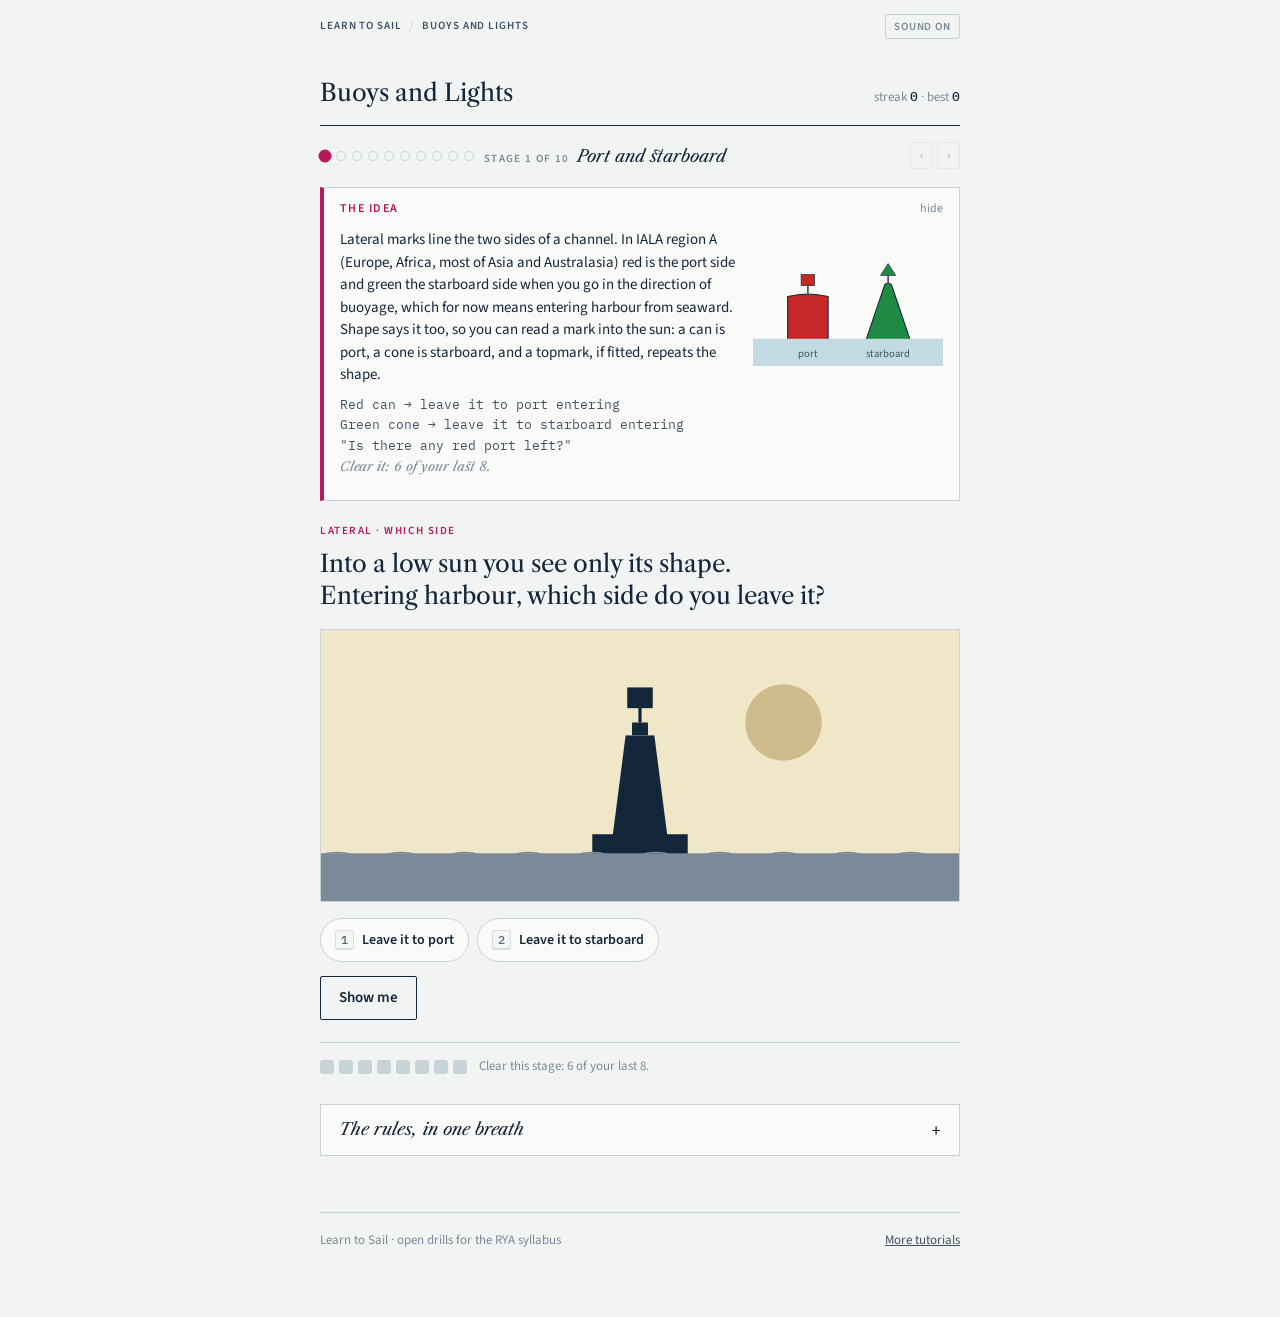
<file: tutorials/buoys/index.html>
<!doctype html>
<html lang="en">
<head>
<meta charset="utf-8">
<meta name="viewport" content="width=device-width, initial-scale=1">
<meta name="color-scheme" content="light dark">
<title>Buoys and Lights · Learn to Sail</title>
<meta name="description" content="Drill IALA A buoyage for the RYA Day Skipper: laterals, direction of buoyage, preferred channels, cardinals by day and by night, light characters, then a harbour approach where the wrong side puts you aground.">
<link rel="preconnect" href="https://fonts.googleapis.com"><link rel="stylesheet" href="https://fonts.googleapis.com/css2?family=Libre+Caslon+Text:ital,wght@0,400;0,700;1,400&family=Source+Sans+3:wght@400;600&family=IBM+Plex+Mono:wght@400;500;600&display=swap">
<link rel="stylesheet" href="../../shared/site.css">
<style>
/* paint and lamp colours are physical, so they stay the same in both themes */
:root{--p-r:#C62828;--p-g:#1F8A43;--p-y:#F0C419;--p-k:#1B1B1B;--p-w:#F5F5F0;--p-b:#1E5BB8;--l-r:#FF5040;--l-g:#46F08E;--l-w:#FFF4D6;--l-y:#FFD23C;--l-b:#4D8DFF}
.col{max-width:640px;margin:0 auto}
.tut-head{padding-block:22px 14px;border-bottom:1.5px solid var(--ink);display:flex;justify-content:space-between;align-items:baseline;gap:12px;flex-wrap:wrap}
.tut-head h1{font-family:"Libre Caslon Text",Georgia,serif;font-weight:400;font-size:24px;margin:0}
.tut-head .streak{font-size:13px;color:var(--ink-3)}
.tut-head .streak b{font-family:"IBM Plex Mono",monospace;font-weight:500;color:var(--ink)}
.stepper{display:flex;align-items:center;gap:10px;padding-block:16px 4px;flex-wrap:wrap}
.stepper .dots{display:flex;gap:6px;align-items:center}
.stepper .dot{width:10px;height:10px;border-radius:50%;border:1.5px solid var(--ink-3);background:transparent;padding:0;cursor:pointer}
.stepper .dot.done{background:var(--good);border-color:var(--good)}
.stepper .dot.now{background:var(--magenta);border-color:var(--magenta);transform:scale(1.3)}
.stepper .dot.locked{border-color:var(--rule);cursor:not-allowed}
.stepper .name{font:italic 400 17px "Libre Caslon Text",Georgia,serif}
.stepper .name small{font:600 11px "Source Sans 3",sans-serif;letter-spacing:.12em;text-transform:uppercase;color:var(--ink-3);margin-right:8px;font-style:normal}
.stepper .nav{margin-left:auto;display:flex;gap:4px}
.stepper .nav button{font:600 12px "Source Sans 3",sans-serif;border:1px solid var(--rule);background:transparent;color:var(--ink-2);padding:4px 9px;cursor:pointer;border-radius:2px}
.stepper .nav button:disabled{opacity:.35;cursor:default}
.concept{border:1px solid var(--rule);border-left:4px solid var(--magenta);background:var(--paper);margin-top:14px}
.concept summary{list-style:none;cursor:pointer;padding:12px 16px;font:600 12px "Source Sans 3",sans-serif;letter-spacing:.12em;text-transform:uppercase;color:var(--magenta);display:flex;justify-content:space-between}
.concept summary::after{content:"show";font-weight:400;letter-spacing:0;text-transform:none;color:var(--ink-3)}
.concept[open] summary::after{content:"hide"}
.concept .body{padding:0 16px 16px;display:grid;grid-template-columns:1fr 190px;gap:14px;align-items:start;font-size:15px}
.concept .body.nofig{grid-template-columns:1fr}
@media (max-width:540px){.concept .body{grid-template-columns:1fr}.concept .fig{max-width:240px}}
.concept p{margin:0 0 8px;max-width:40em}
.concept .ex{font-family:"IBM Plex Mono",monospace;font-size:13px;line-height:1.6;color:var(--ink-2);white-space:pre-line}
.concept .gate{font-size:13px;color:var(--ink-3);font-style:italic;font-family:"Libre Caslon Text",serif}
.concept svg{width:100%;height:auto;display:block}
.concept .fig text,.fbchart text{font-family:"Source Sans 3",sans-serif}
.concept .fig.wide{max-width:none;margin-top:2px}
.fbchart{margin-top:10px}
.fbchart svg{width:100%;max-width:480px;height:auto;display:block;border:1px solid var(--rule)}
.q{margin-top:22px}
.qhead{display:flex;justify-content:space-between;align-items:baseline;gap:12px;flex-wrap:wrap}
.qtype{font-size:11px;letter-spacing:.14em;text-transform:uppercase;color:var(--magenta);font-weight:600}
.timer{font-size:13px;color:var(--ink-3);font-family:"IBM Plex Mono",monospace}
.prompt{font-family:"Libre Caslon Text",Georgia,serif;font-size:clamp(20px,3vw,24px);line-height:1.35;margin:8px 0 16px;text-wrap:balance}
.stagebox{display:grid;gap:12px;margin-bottom:16px}
.stagebox.both{grid-template-columns:1.35fr 1fr;align-items:start}
@media (max-width:600px){.stagebox.both{grid-template-columns:1fr}}
.scene{border:1px solid var(--rule);background:var(--paper)}
.scene svg{width:100%;height:auto;display:block}
.scene text{font-family:"Source Sans 3",sans-serif}
.nightsvg{--nb:#050A12;--nh:#16243A;--nt:#7D93A8}
.chartbox{background:var(--paper);border:1px solid var(--rule);padding:8px}
.chartbox svg{width:100%;height:auto;display:block}
.boat{transition:transform 1.1s cubic-bezier(.4,0,.2,1)}
.legs{display:flex;gap:5px;margin-top:8px;flex-wrap:wrap;align-items:center}
.leg{width:22px;height:7px;background:var(--rule);border-radius:2px}
.leg.done{background:var(--good)}.leg.bad{background:var(--bad)}.leg.now{background:var(--magenta);animation:pulse 1.2s infinite}
@keyframes pulse{50%{opacity:.4}}
.strikes{font-size:12px;color:var(--ink-3);margin-left:auto}
.strikes b{color:var(--bad);letter-spacing:.15em}
.givens{display:flex;gap:10px;margin-bottom:16px;flex-wrap:wrap}
.givens:empty{display:none}
.given{border:1px solid var(--rule);padding:9px 12px;background:var(--paper);min-width:110px}
.given .k{font-size:11px;letter-spacing:.12em;text-transform:uppercase;color:var(--ink-3)}
.given .v{font-size:18px;font-weight:500}
.given .v.mono{font-family:"IBM Plex Mono",monospace;font-variant-numeric:tabular-nums}
.given .v.big{font-size:24px;letter-spacing:.03em}
.given .v.txt{font-size:16px;font-weight:400;font-family:"Libre Caslon Text",serif;font-style:italic}
.chips{display:flex;flex-wrap:wrap;gap:8px}
.chip{font:600 14px "Source Sans 3",sans-serif;padding:10px 14px;border:1.5px solid var(--rule);background:var(--paper);color:var(--ink);cursor:pointer;border-radius:22px;min-height:44px;display:flex;align-items:center;gap:8px;text-align:left}
.chip.mono{font:500 15px "IBM Plex Mono",monospace}
.chip:hover:not(:disabled){border-color:var(--ink-2)}
.chip:disabled{cursor:default;opacity:.7}
.chip.picked{border-color:var(--good);background:var(--good-soft);opacity:1}
.chip.picked::after{content:"✓";color:var(--good)}
.chip.wrong{border-color:var(--bad);background:var(--bad-soft);animation:shake .3s;opacity:1}
.chip.wrong::after{content:"✕";color:var(--bad)}
.chip kbd{opacity:.7}
@keyframes shake{25%{transform:translateX(-4px)}75%{transform:translateX(4px)}}
.actions{display:flex;gap:10px;margin-top:14px;flex-wrap:wrap}
.btn{font:600 15px "Source Sans 3",sans-serif;padding:0 18px;border:1.5px solid var(--ink);background:var(--ink);color:var(--paper);cursor:pointer;border-radius:2px;min-height:44px}
.btn.ghost{background:transparent;color:var(--ink)}
button:focus-visible,summary:focus-visible{outline:2px solid var(--focus);outline-offset:2px}
.feedback{margin-top:18px;padding:14px 16px;border-left:4px solid var(--rule);background:var(--paper);display:none}
.feedback.show{display:block}
.feedback.ok{border-color:var(--good);background:var(--good-soft)}
.feedback.no{border-color:var(--bad);background:var(--bad-soft)}
.feedback h3{margin:0 0 8px;font:700 15px "Source Sans 3",sans-serif}
.feedback p{margin:6px 0 0;font-size:15px}
.feedback .sum{margin-top:12px;padding-top:10px;border-top:1px solid var(--rule)}
.tlrow{margin-top:10px;display:grid;gap:2px}
.tlrow .mono{font:500 13px "IBM Plex Mono",monospace;color:var(--ink-2)}
.tlrow svg{width:100%;max-width:420px;height:auto;display:block}
.tl text{font:10px "IBM Plex Mono",monospace;fill:var(--ink-3)}
.rule{font-size:13px;color:var(--ink-2);margin-top:8px;font-style:italic}
.progress{display:flex;align-items:center;gap:12px;margin-top:22px;padding-top:14px;border-top:1px solid var(--rule);font-size:13px;color:var(--ink-3);flex-wrap:wrap}
.progress .last{display:flex;gap:5px}
.progress .last i{width:14px;height:14px;border-radius:3px;background:var(--rule);display:block}
.progress .last i.y{background:var(--good)}.progress .last i.n{background:var(--bad)}
.progress .cleared{color:var(--good);font-weight:600}
.more{margin-top:28px;background:var(--paper);border:1px solid var(--rule)}
.more summary{cursor:pointer;padding:14px 18px;font:italic 400 17px "Libre Caslon Text",Georgia,serif;list-style:none;display:flex;justify-content:space-between}
.more summary::after{content:"+";font-style:normal;font-family:"IBM Plex Mono",monospace}
.more[open] summary::after{content:"−"}
.more .body{padding:0 18px 18px;font-size:15px}
.more h4{margin:14px 0 4px;font:600 12px "Source Sans 3",sans-serif;letter-spacing:.12em;text-transform:uppercase;color:var(--magenta)}
.more p{margin:0 0 6px;max-width:40em}
.more .mono,.more td.mono{font-family:"IBM Plex Mono",monospace;font-size:13.5px}
.more .tbl{overflow-x:auto}
.more table{border-collapse:collapse;width:100%;font-size:14px;margin-top:8px}
.more td,.more th{padding:6px 8px;border-bottom:1px solid var(--rule);text-align:left;vertical-align:top}
.more th{font:600 11px "Source Sans 3",sans-serif;letter-spacing:.12em;text-transform:uppercase;color:var(--ink-3)}
.empty{font-style:italic;color:var(--ink-3);font-family:"Libre Caslon Text",serif}
kbd{font:500 12px "IBM Plex Mono",monospace;border:1px solid var(--rule);border-bottom-width:2px;padding:1px 5px;border-radius:3px;background:var(--ground)}
.pop{position:fixed;left:50%;top:18px;transform:translate(-50%,-8px);font-family:"Libre Caslon Text",serif;font-style:italic;color:var(--paper);background:var(--magenta);font-size:15px;opacity:0;transition:all .4s;pointer-events:none;padding:6px 14px;border-radius:2px;z-index:9}
.pop.show{opacity:1;transform:translate(-50%,0)}
.iconbtn{font:600 11px "Source Sans 3",sans-serif;letter-spacing:.08em;text-transform:uppercase;border:1px solid var(--rule);background:transparent;color:var(--ink-3);padding:4px 8px;cursor:pointer;border-radius:2px}
@media (prefers-reduced-motion:reduce){.boat,.pop,.leg.now,.chip.wrong{transition:none!important;animation:none!important}}
</style>
</head>
<body>
<div class="pop" id="pop"></div>
<div class="col">
<nav class="site-nav"><div class="crumb"><a href="../../">Learn to Sail</a><span>/</span><a href="./" aria-current="page">Buoys and Lights</a></div><button class="iconbtn" id="mute" type="button" aria-pressed="false">Sound on</button></nav>

<header class="tut-head">
  <h1>Buoys and Lights</h1>
  <span class="streak">streak <b id="streak">0</b> · best <b id="best">0</b></span>
</header>

<div class="stepper" id="stepper"></div>

<details class="concept" id="concept">
  <summary>The idea</summary>
  <div class="body" id="conceptBody"></div>
</details>

<section class="q" aria-label="Question">
  <div class="qhead"><span class="qtype" id="qtype"></span><span class="timer" id="timer"></span></div>
  <p class="prompt" id="prompt"></p>
  <div class="stagebox" id="stagebox">
    <div class="chartbox" id="chartbox" hidden><svg viewBox="-160 -160 320 320" id="chart" role="img" aria-label="Chart of the harbour approach"></svg><div class="legs" id="legs"></div></div>
    <div class="scene" id="scene" hidden></div>
  </div>
  <div class="givens" id="givens"></div>
  <div class="chips" id="chips" role="group" aria-label="Answers"></div>
  <div class="actions">
    <button class="btn" type="button" id="next" hidden>Next ›</button>
    <button class="btn ghost" type="button" id="skip">Show me</button>
  </div>
  <div class="feedback" id="fb" aria-live="polite"></div>
  <div class="progress" id="progress"></div>
</section>

<details class="more" id="logbox" hidden>
  <summary>Ship's log</summary>
  <div class="body" id="logbody"></div>
</details>

<details class="more">
  <summary>The rules, in one breath</summary>
  <div class="body">
    <h4>Lateral marks · IALA A</h4>
    <div class="tbl"><table><thead><tr><th>Mark</th><th>By day</th><th>By night</th></tr></thead><tbody>
      <tr><td>Port hand</td><td>Red; can, pillar or spar; red can topmark</td><td>Red, any rhythm but Fl(2+1)</td></tr>
      <tr><td>Starboard hand</td><td>Green; cone, pillar or spar; green cone topmark, point up</td><td>Green, any rhythm but Fl(2+1)</td></tr>
      <tr><td>Preferred channel to starboard</td><td>Red with one broad green band; can; red can topmark</td><td class="mono">Fl(2+1) R</td></tr>
      <tr><td>Preferred channel to port</td><td>Green with one broad red band; cone; green cone topmark</td><td class="mono">Fl(2+1) G</td></tr>
    </tbody></table></div>
    <p><em>Is there any red port left?</em> The rule follows the <strong>direction of buoyage</strong>: from seaward into harbour, up rivers and estuaries, clockwise round a landmass, or the magenta arrow on the chart. Going the other way, flip it. IALA B (the Americas, Japan, Korea, the Philippines) is the mirror image.</p>
    <h4>Cardinal marks · pass on the named side</h4>
    <div class="tbl"><table><thead><tr><th>Mark</th><th>Topmark</th><th>Body</th><th>Light, white</th></tr></thead><tbody>
      <tr><td>North</td><td>Both cones up</td><td>Black over yellow</td><td class="mono">Q · VQ</td></tr>
      <tr><td>East</td><td>Base to base</td><td>Black, broad yellow band</td><td class="mono">Q(3) 10s · VQ(3) 5s</td></tr>
      <tr><td>South</td><td>Both cones down</td><td>Yellow over black</td><td class="mono">Q(6)+LFl 15s · VQ(6)+LFl 10s</td></tr>
      <tr><td>West</td><td>Point to point</td><td>Yellow, broad black band</td><td class="mono">Q(9) 15s · VQ(9) 10s</td></tr>
    </tbody></table></div>
    <p>The cones point to where the black is. The flashes are a clock face: 3 at three o'clock, 6 at six, 9 at nine, continuous at twelve. South's long flash stops six being misread as nine.</p>
    <h4>The other four</h4>
    <div class="tbl"><table><thead><tr><th>Mark</th><th>By day</th><th>By night</th><th>Meaning</th></tr></thead><tbody>
      <tr><td>Isolated danger</td><td>Black, broad red band(s), two black balls</td><td class="mono">Fl(2)</td><td>Sits on a small danger, water all round</td></tr>
      <tr><td>Safe water</td><td>Red and white vertical stripes, one red ball</td><td class="mono">Iso · Oc · LFl 10s · Mo(A)</td><td>Landfall or mid-channel, water all round</td></tr>
      <tr><td>Special</td><td>Yellow, yellow X</td><td class="mono">Fl Y, any rhythm</td><td>Not navigational: the chart says what</td></tr>
      <tr><td>Emergency wreck</td><td>Blue and yellow vertical stripes, yellow upright cross</td><td class="mono">Al.Bu.Y</td><td>New wreck, not yet charted: keep clear</td></tr>
    </tbody></table></div>
    <h4>Light characters</h4>
    <div class="tbl"><table><tbody>
      <tr><td class="mono">Fl · Fl(3)</td><td>Flash shorter than the dark · a group of three</td></tr>
      <tr><td class="mono">Fl(2+1)</td><td>Two flashes then one: preferred channel</td></tr>
      <tr><td class="mono">Q · VQ</td><td>Quick, about 60 a minute · very quick, about 120</td></tr>
      <tr><td class="mono">Iso</td><td>Equal light and dark</td></tr>
      <tr><td class="mono">Oc</td><td>Light longer than dark</td></tr>
      <tr><td class="mono">LFl</td><td>A flash of 2 s or more</td></tr>
      <tr><td class="mono">Mo(A)</td><td>Morse A, short then long</td></tr>
      <tr><td class="mono">Al</td><td>Alternating colours</td></tr>
    </tbody></table></div>
    <p>No colour letter means white. The period (<span class="mono">10s</span>) runs from the start of one sequence to the start of the next.</p>
    <p class="mono">Fl(3) WRG 15s 21m 18M</p>
    <p>Groups of three flashes, white, red and green sectors depending on your bearing, every 15 seconds, the light 21 metres above high water, nominal range 18 nautical miles.</p>
    <h4>Keys</h4>
    <p><kbd>1</kbd>–<kbd>5</kbd> pick an answer, <kbd>Enter</kbd> moves on. <kbd>Alt</kbd>+<kbd>←</kbd>/<kbd>→</kbd> change stage. Progress is saved in this browser.</p>
  </div>
</details>

<footer class="site-foot"><span>Learn to Sail · open drills for the RYA syllabus</span><a href="../../">More tutorials</a></footer>
</div>

<script>
(() => {
const $ = id => document.getElementById(id);
const norm = d => ((d % 360) + 360) % 360;
const pad = d => String(norm(Math.round(d))).padStart(3,'0');
const rnd = (a,b) => a + Math.floor(Math.random()*(b-a+1));
const pick = a => a[rnd(0,a.length-1)];
const shuffle = a => { a = a.slice(); for (let i = a.length-1; i > 0; i--) { const j = rnd(0,i); [a[i],a[j]] = [a[j],a[i]]; } return a; };
const sgnDeg = (a,b) => { let d = norm(a) - norm(b); if (d > 180) d -= 360; if (d < -180) d += 360; return d; };
const rad = d => d * Math.PI/180;
const along = (p, h, k) => [p[0] + Math.sin(rad(h))*k, p[1] - Math.cos(rad(h))*k];
const f1 = n => (+n).toFixed(1);
const bearing = (a,b) => norm(Math.atan2(b[0]-a[0], -(b[1]-a[1])) * 180/Math.PI);

// ---- persistence
const KEY = 'lts:buoys:v1';
let store = { streak:0, best:0, stages:{}, log:[], muted:false, seenConcept:{} };
try { store = Object.assign(store, JSON.parse(localStorage.getItem(KEY) || '{}')); } catch(e) {}
const save = () => { try { localStorage.setItem(KEY, JSON.stringify(store)); } catch(e) {} };

// ---- the marks. chars are chart light characters; no colour letter means white
const MARKS = {
  port:    { name:'Port-hand lateral', bodies:['can','can','pillar'], paint:{h:['r']}, top:'can', chars:['Fl R 4s','Fl(2) R 6s','Fl(3) R 10s','Fl(4) R 12s','Q R','Fl R 2.5s'],
             tell:'Red, and a can (or a pillar with a red can on top): a port-hand lateral mark. Going in the direction of buoyage, leave it to port.' },
  stbd:    { name:'Starboard-hand lateral', bodies:['cone','cone','pillar'], paint:{h:['g']}, top:'cone', chars:['Fl G 4s','Fl(2) G 6s','Fl(3) G 10s','Fl(4) G 12s','Q G','Fl G 2.5s'],
             tell:'Green, and a cone (or a pillar with a green cone on top, point up): a starboard-hand lateral mark. Going in the direction of buoyage, leave it to starboard.' },
  prefS:   { name:'Preferred channel to starboard', bodies:['can','pillar'], paint:{h:['r','g','r']}, top:'can', chars:['Fl(2+1) R 10s','Fl(2+1) R 15s'],
             tell:'Red with one broad green band, can-shaped: preferred channel to starboard. The channel divides here and the main one lies to starboard, so treat it as a port-hand mark and leave it to port. By night, Fl(2+1) R.' },
  prefP:   { name:'Preferred channel to port', bodies:['cone','pillar'], paint:{h:['g','r','g']}, top:'cone', chars:['Fl(2+1) G 10s','Fl(2+1) G 15s'],
             tell:'Green with one broad red band, cone-shaped: preferred channel to port. The main channel lies to port, so treat it as a starboard-hand mark and leave it to starboard. By night, Fl(2+1) G.' },
  N:       { name:'North cardinal', bodies:['pillar'], paint:{h:['k','y']}, top:'N', chars:['VQ','Q'],
             tell:'Both cones up, black over yellow: north cardinal. The safe water is north of it; pass north. By night, quick or very quick and never stopping.' },
  E:       { name:'East cardinal', bodies:['pillar'], paint:{h:['k','y','k']}, top:'E', chars:['VQ(3) 5s','Q(3) 10s'],
             tell:'Cones base to base, like an egg; black with a yellow band: east cardinal. Pass east of it. By night, three flashes: three o\'clock.' },
  S:       { name:'South cardinal', bodies:['pillar'], paint:{h:['y','k']}, top:'S', chars:['VQ(6)+LFl 10s','Q(6)+LFl 15s'],
             tell:'Both cones down, yellow over black: south cardinal. Pass south of it. By night, six flashes and a long one: six o\'clock.' },
  W:       { name:'West cardinal', bodies:['pillar'], paint:{h:['y','k','y']}, top:'W', chars:['VQ(9) 10s','Q(9) 15s'],
             tell:'Cones point to point, like a wine glass; yellow with a black band: west cardinal. Pass west of it. By night, nine flashes: nine o\'clock.' },
  danger:  { name:'Isolated danger', bodies:['pillar'], paint:{h:['k','r','k']}, top:'balls', chars:['Fl(2) 5s','Fl(2) 10s'],
             tell:'Black with a broad red band, two black balls on top: isolated danger. It sits right on a small danger with navigable water all round; give it a good berth either side. By night, Fl(2) white.' },
  safe:    { name:'Safe water', bodies:['sphere','pillar'], paint:{v:['r','w']}, top:'ball', chars:['Iso 4s','Iso 8s','Oc 6s','LFl 10s','Mo(A) 10s'],
             tell:'Red and white vertical stripes, one red ball on top: safe water. Navigable water all round; a landfall or mid-channel mark. By night, white and lit longer than dark (Iso, Oc), one long flash every 10 s, or Morse A.' },
  special: { name:'Special mark', bodies:['pillar','sphere'], paint:{h:['y']}, top:'x', chars:['Fl Y 5s','Fl(4) Y 10s','Fl(5) Y 20s'],
             tell:'Yellow with a yellow X on top: special mark. Not for navigation: spoil ground, an outfall, a cable, a racing mark, an exercise area. The chart says which. By night, a yellow light.' },
  wreck:   { name:'Emergency wreck', bodies:['pillar'], paint:{v:['b','y']}, top:'cross', chars:['Al BuY 3s'],
             tell:'Blue and yellow vertical stripes, a yellow upright cross: emergency wreck marking buoy. A new wreck not yet on your chart. Keep well clear. By night, alternating blue and yellow.' },
};
const CARDS = ['N','E','S','W'], SAFE = { N:0, E:90, S:180, W:270 }, DIRNAME = { N:'north', E:'east', S:'south', W:'west' };
const CARDNAMES = CARDS.map(c => MARKS[c].name), PASSES = CARDS.map(c => `Pass ${DIRNAME[c]} of it`);
const disp = s => s.replace('BuY', 'Bu.Y');

const RULE = {
  lat:'IALA A: red to port, green to starboard, going in the direction of buoyage. Can is port, cone is starboard. Is there any red port left?',
  out:'Direction of buoyage: into harbour, up rivers, clockwise round a landmass, or the magenta arrow on the chart. Going the other way, flip it.',
  pref:'Modified lateral: the shape and main colour say how to treat it; the band says the channel divides. Red with a green band: main channel to starboard, leave it to port. Fl(2+1).',
  card:'Cardinals: pass on the named side. Cones point to the black: both up north, both down south, egg east, wine glass west.',
  light:'Fl flash · Q 60 a minute · VQ 120 · Iso equal · Oc on more than off · LFl 2 s or more · Mo(A) short-long. Period: start of one sequence to the next. No colour letter means white.',
  cardN:'Cardinals by night: white, Q or VQ, the clock face. North continuous, east 3, south 6 + long, west 9.',
  other:'Two balls, Fl(2): isolated danger. Red ball, red and white stripes, Iso · Oc · LFl 10s · Mo(A): safe water. Yellow X: special. Yellow cross, blue and yellow: new wreck.',
  pass:'Name the mark first, then the side. Laterals flip against the direction of buoyage. A cardinal: where is its named side relative to your heading?',
};

// ---- stages
const STAGES = [
  { id:'lat', kind:'drill', title:'Port and starboard', gen: genLat, fig:'lat',
    intro:'Lateral marks line the two sides of a channel. In IALA region A (Europe, Africa, most of Asia and Australasia) red is the port side and green the starboard side when you go in the direction of buoyage, which for now means entering harbour from seaward. Shape says it too, so you can read a mark into the sun: a can is port, a cone is starboard, and a topmark, if fitted, repeats the shape.',
    ex:'Red can → leave it to port entering\nGreen cone → leave it to starboard entering\n"Is there any red port left?"' },
  { id:'out', kind:'drill', title:'Which way is in?', gen: genOut, fig:'out',
    intro:'The rule is tied to the direction of buoyage, not to you. It runs from seaward into harbour, up a river or estuary, and clockwise round a landmass; where that is not obvious, the chart shows it with a magenta arrow. Going the other way (leaving harbour, heading downriver, against the arrow) everything flips.',
    ex:'Entering, red can → leave it to port\nLeaving, red can → leave it to starboard\nAgainst the chart arrow → flip' },
  { id:'pref', kind:'drill', title:'The channel divides', gen: genPref, fig:'river', figWide:true,
    intro:'Where a channel divides, a modified lateral mark sits on the point between the two branches and shows which one is the main channel. It has the shape and main colour of the side you treat it as, with one broad band of the other colour. Red with a green band is a port-hand mark for the main channel, which therefore lies to starboard of it. By night it flashes two, then one: Fl(2+1). The chart below follows a river that divides twice; the dashed line is the main channel.',
    ex:'Red can, green band → preferred channel to starboard → leave it to port entering\nGreen cone, red band → preferred channel to port → leave it to starboard' },
  { id:'card', kind:'drill', title:'Cardinals by day', gen: genCardDay, fig:'card',
    intro:'A cardinal mark sits on one side of a danger and is named for the side the safe water is on. Pass north of a north cardinal. Read the two black cones: they point to where the black is on the body. Both up: north. Both down: south. Base to base, like an egg: east. Point to point, like a wine glass: west.',
    ex:'Cones up, black over yellow → north\nCones down, yellow over black → south\nBase to base, black-yellow-black → east\nPoint to point, yellow-black-yellow → west' },
  { id:'light', kind:'drill', title:'Reading a light', gen: genLight, fig:'light',
    intro:'At night a mark is only a colour and a rhythm, printed on the chart as an abbreviation. Fl is a flash shorter than the dark, Fl(3) a group of three, Q quick, VQ very quick, Iso equal light and dark, Oc light longer than dark, LFl a flash of 2 s or more, Mo(A) Morse A. The number before s is the period: the time for the whole sequence to repeat. No colour letter means white. Watch a whole cycle and count; the clock in the corner helps.',
    ex:'Fl(2) R 6s → two red flashes, every 6 s\nOc 6s → on, a short eclipse, every 6 s\nFl(3) WRG 15s 21m 18M → threes, sectors, 15 s, 21 m up, 18 miles' },
  { id:'cardN', kind:'drill', title:'Cardinals by night', gen: genCardNight, fig:'clock',
    intro:'Cardinals by night are always white and always quick or very quick. Count the flashes as a clock face: three at three o\'clock for east, six at six for south, nine at nine for west, and continuous at twelve for north. South adds one long flash after the six so it can never be miscounted as nine.',
    ex:'Q · VQ continuous → north\nQ(3) 10s · VQ(3) 5s → east\nQ(6)+LFl 15s · VQ(6)+LFl 10s → south\nQ(9) 15s · VQ(9) 10s → west' },
  { id:'other', kind:'drill', title:'Danger, safe water, special', gen: genOther, fig:'other',
    intro:'Four marks that are not about the sides of a channel, by day and by night. Isolated danger: black and red, two black balls, Fl(2) white; it sits on the danger. Safe water: red and white stripes, one red ball, a white light that is on longer than off or one long flash; water all round. Special: yellow, a yellow X, a yellow light; look it up on the chart. Emergency wreck: blue and yellow, a yellow cross, alternating blue and yellow; keep clear.',
    ex:'Two balls · Fl(2) → isolated danger\nOne red ball · Iso, Oc, LFl 10s, Mo(A) → safe water\nYellow X · Fl Y → special\nYellow cross · Al.Bu.Y → new wreck' },
  { id:'pday', kind:'passage', title:'Pilotage by day', night:false,
    intro:'A harbour approach, in or out. Each mark comes up fine on the bow; the chart fills in once you are past it. Your plan follows the main channel. Name the mark, then decide which side to leave it, given your heading. A cardinal needs one more step: is its named side on your port hand or your starboard hand? A wrong call shows where you end up. Three and you are aground.' },
  { id:'pnight', kind:'passage', title:'Pilotage by night', night:true,
    intro:'The same approach after dark. Now all you have is the light: its colour and its rhythm. Count it before you answer.' },
  { id:'watch', kind:'watch', title:'Quick identification',
    intro:'Twelve marks, everything mixed, day and night. Thirty seconds each, which is enough to watch a slow light through one cycle and no more. Run out of time and it counts as wrong.' },
];
const GATE = { drill:'6 of your last 8', passage:'arrive with at most one wrong call', watch:'12 marks, 30 s each, at most 1 wrong' };
const WATCH_N = 12, WATCH_SECS = 30;
for (const st of STAGES) store.stages[st.id] ??= { recent:[], done:false };

// ---- sound (WebAudio, tiny)
let actx = null;
function tone(seq){
  if (store.muted) return;
  try {
    actx ??= new (window.AudioContext || window.webkitAudioContext)();
    let t = actx.currentTime;
    for (const [f, d, type] of seq) {
      const o = actx.createOscillator(), g = actx.createGain();
      o.type = type || 'sine'; o.frequency.value = f;
      g.gain.setValueAtTime(0.0001, t); g.gain.exponentialRampToValueAtTime(0.18, t + 0.01); g.gain.exponentialRampToValueAtTime(0.0001, t + d);
      o.connect(g).connect(actx.destination); o.start(t); o.stop(t + d); t += d * 0.8;
    }
  } catch(e) {}
}
const bell = () => tone([[1568, .35],[2093, .5]]);
const thud = () => tone([[110, .25, 'triangle'],[82, .35, 'triangle']]);
const fanfare = () => tone([[784,.18],[988,.18],[1175,.18],[1568,.5]]);
const aground = () => tone([[160,.3,'sawtooth'],[120,.3,'sawtooth'],[80,.6,'sawtooth']]);

// ---- light characters → on/off sequence (same parser as Night Watch)
function charSeq(str){
  const m = str.match(/^(VQ|Q|LFl|Fl|Iso|Oc|Mo\(A\)|Al)(?:\((\d+)(?:\+(\d+))?\))?(\+LFl)?\s*(R|G|W|Y|BuY)?\s*(?:([\d.]+)s)?$/);
  const [, kind, n, n2, lfl, col, per] = m; const c = col === 'BuY' ? 'b' : (col || 'w').toLowerCase(); let seq = [], T = per ? +per : 0;
  const qp = kind === 'VQ' ? .5 : 1; // one quick flash per second, very quick twice that
  if (kind === 'Q' || kind === 'VQ') { const k = n ? +n : 0; if (!k) { T = qp; seq = [[0, qp*.4, c]]; } else { for (let i = 0; i < k; i++) seq.push([i*qp, qp*.4, c]); if (lfl) seq.push([k*qp + .5, 2, c]); } }
  else if (kind === 'Fl') { const k = n ? +n : 1; for (let i = 0; i < k; i++) seq.push([i, .5, c]); if (n2) for (let i = 0; i < +n2; i++) seq.push([k + 1 + i, .5, c]); T ||= 4; }
  else if (kind === 'LFl') { seq = [[0, 2, c]]; T ||= 10; }
  else if (kind === 'Iso') { T ||= 4; seq = [[0, T/2, c]]; }
  else if (kind === 'Oc') { T ||= 4; seq = [[0, T*.75, c]]; }
  else if (kind === 'Mo(A)') { T ||= 8; seq = [[0, .5, c], [1.2, 1.8, c]]; }
  else if (kind === 'Al') { T ||= 3; seq = [[0, 1, 'b'], [1.5, 1, 'y']]; }
  return { T, seq, c };
}
const charOn = (ch, t) => { const u = t % ch.T; for (const [s0, l, c] of ch.seq) if (u >= s0 && u < s0 + l) return c; return null; };
const withCol = (s, c) => c === 'W' ? s : s.includes(' ') ? s.replace(' ', ` ${c} `) : `${s} ${c}`;

// ---- drawing: a buoy, waterline at y=0, centred on x=0, about 115 units tall
const PAINT = { r:'var(--p-r)', g:'var(--p-g)', y:'var(--p-y)', k:'var(--p-k)', w:'var(--p-w)', b:'var(--p-b)' };
const SHAPE = { can:'M-24,4 L-24,-50 Q0,-56 24,-50 L24,4 Z', cone:'M-27,4 L-4,-64 Q0,-68 4,-64 L27,4 Z',
  pillar:'M-30,4 L-30,-12 L-17,-12 L-9,-74 L9,-74 L17,-12 L30,-12 L30,4 Z', sphere:'M-26,-22 A26,26 0 1 1 26,-22 A26,26 0 1 1 -26,-22 Z' };
const BODYTOP = { can:-54, cone:-66, pillar:-82, sphere:-48 };
let uid = 0;
function drawBuoy(id, o = {}){
  const m = MARKS[id], body = o.body || m.bodies[0], sil = !!o.sil, k = 'bc' + (++uid), top = BODYTOP[body];
  const fill = c => sil ? 'var(--ink)' : PAINT[c], line = sil ? 'none' : 'var(--ink)';
  let bands = '';
  if (m.paint.h) { const y0 = top - 2, H = 6 - y0, n = m.paint.h.length; m.paint.h.forEach((c,i) => bands += `<rect x="-32" y="${f1(y0 + i*H/n)}" width="64" height="${f1(H/n + .5)}" fill="${fill(c)}"/>`); }
  else { const n = 8, w = 64/n; for (let i = 0; i < n; i++) bands += `<rect x="${-32 + i*w}" y="${top-2}" width="${w + .3}" height="${8 - top}" fill="${fill(m.paint.v[i%2])}"/>`; }
  let s = `<clipPath id="${k}"><path d="${SHAPE[body]}"/></clipPath><g clip-path="url(#${k})">${bands}</g><path d="${SHAPE[body]}" fill="none" stroke="${line}" stroke-width="1.3"/>`;
  if (body === 'pillar') s += `<rect x="-5" y="-82" width="10" height="8" fill="${sil ? 'var(--ink)' : 'var(--ink-2)'}"/>`;
  if (o.top === false) return s;
  const b = top - 9, K = fill('k'), st = `stroke="${line}" stroke-width=".8"`;
  const cone = (y0, y1, up, f) => `<path d="${up ? `M-9,${y1} L9,${y1} L0,${y0}` : `M-9,${y0} L9,${y0} L0,${y1}`} Z" fill="${f}" ${st}/>`;
  s += `<line x1="0" y1="${top}" x2="0" y2="${b}" stroke="${sil ? 'var(--ink)' : 'var(--ink-2)'}" stroke-width="2"/>`;
  const two = (u1, u2) => cone(b-27, b-15, u1, K) + cone(b-12, b, u2, K);
  const xs = (d, w) => `<path d="${d}" stroke="${sil ? 'none' : 'var(--ink)'}" stroke-width="${w + 2}" fill="none"/><path d="${d}" stroke="${fill('y')}" stroke-width="${w}" fill="none"/>`;
  s += ({ can: `<rect x="-8" y="${b-13}" width="16" height="13" fill="${fill('r')}" ${st}/>`, cone: cone(b-14, b, true, fill('g')),
    N: two(true,true), S: two(false,false), E: two(true,false), W: two(false,true),
    balls: `<circle cy="${b-7}" r="6.5" fill="${K}" ${st}/><circle cy="${b-21}" r="6.5" fill="${K}" ${st}/>`,
    ball: `<circle cy="${b-8}" r="7.5" fill="${fill('r')}" ${st}/>`,
    x: xs(`M-8,${b-16} L8,${b} M8,${b-16} L-8,${b}`, 3.5), cross: xs(`M0,${b-18} L0,${b} M-8,${b-10} L8,${b-10}`, 3.5) })[m.top];
  return s;
}
const waves = (y, w) => `<path d="M0,${y} q10,-3 20,0${' t20,0'.repeat(Math.ceil(w/20))}" fill="none" stroke="var(--ink-3)" stroke-width=".8"/>`;
function dayScene(id, o = {}){
  return `<svg viewBox="0 0 400 170" role="img" aria-label="${o.sil ? 'A buoy in silhouette against a low sun' : 'A buoy'}"><rect width="400" height="170" fill="${o.sil ? 'var(--brass-soft)' : 'var(--paper)'}"/>` +
    (o.sil ? '<circle cx="290" cy="58" r="24" fill="var(--brass)" opacity=".35"/>' : '') +
    `<g transform="translate(200,140)">${drawBuoy(id, o)}</g><rect y="140" width="400" height="30" fill="${o.sil ? 'var(--ink-3)' : 'var(--deep)'}"/>${waves(141, 400)}</svg>`;
}
function nightScene(ch){
  return `<svg class="nightsvg" viewBox="0 0 400 150" role="img" aria-label="Night: a light ahead. Watch its rhythm."><rect width="400" height="150" fill="var(--nb)"/><line x1="0" y1="80" x2="400" y2="80" stroke="var(--nh)"/>` +
    `<g data-char="${ch}" style="opacity:0"><circle cx="200" cy="74" r="18" fill="currentColor" opacity=".22"/><circle cx="200" cy="74" r="5" fill="currentColor"/><ellipse cx="200" cy="104" rx="3" ry="16" fill="currentColor" opacity=".25"/></g>` +
    `<text data-tick x="388" y="22" text-anchor="end" fill="var(--nt)" font-size="13" font-family="IBM Plex Mono,monospace">0 s</text><text x="12" y="140" fill="var(--nt)" font-size="11">watch a full cycle</text></svg>`;
}
const TLC = { r:'var(--p-r)', g:'var(--p-g)', w:'var(--brass)', y:'var(--p-y)', b:'var(--p-b)' };
function timeline(str, w = 320){
  const ch = charSeq(str), span = ch.T < 2 ? 6 : ch.T <= 8 ? 2*ch.T : ch.T, sc = (w - 20)/span, X = t => f1(10 + t*sc);
  let s = `<svg class="tl" viewBox="0 0 ${w} 54" aria-hidden="true"><line x1="10" y1="26" x2="${w-10}" y2="26" stroke="var(--rule)"/>`;
  for (let t = 0; t <= span; t++) s += `<line x1="${X(t)}" y1="26" x2="${X(t)}" y2="${t % 5 ? 29 : 31}" stroke="var(--ink-3)" stroke-width=".7"/>`;
  for (let k = 0; k*ch.T < span; k++) for (const [a, l, c] of ch.seq) { const x0 = 10 + (k*ch.T + a)*sc, x1 = Math.min(10 + (k*ch.T + a + l)*sc, w - 10); if (x0 < w - 10) s += `<rect x="${f1(x0)}" y="11" width="${f1(x1 - x0)}" height="15" fill="${TLC[c]}"/>`; }
  s += ch.T >= 2 ? `<path d="M10,36 V40 H${X(ch.T)} V36" fill="none" stroke="var(--ink-3)" stroke-width=".8"/><text x="${X(ch.T/2)}" y="52" text-anchor="middle">${ch.T} s period</text>`
    : `<text x="10" y="50">no break: about ${ch.T < 1 ? 120 : 60} a minute</text>`;
  return s + '</svg>';
}

// ---- a river that divides twice: every lateral type where it really sits. hi rings one type.
function riverChart(hi){
  const F1 = [200,175], F2 = [280,125];
  const main = [[200,272], F1, F2, [255,60], [250,-2]], s1 = [F1, [120,135], [72,40], [66,-2]], s2 = [F2, [350,100], [402,94]];
  const P = pts => pts.map(p => p.join(',')).join(' ');
  const line = (pts, w, col, dash = '') => `<polyline points="${P(pts)}" fill="none" stroke="${col}" stroke-width="${w}" stroke-linejoin="round" ${dash}/>`;
  const T = (x, y, t, a = 'middle', st = '') => `<text x="${x}" y="${y}" font-size="8" text-anchor="${a}" fill="var(--ink-2)" ${st}>${t}</text>`;
  const marks = [];
  // port marks on the left of the direction of buoyage, starboard on the right, on the channel edge
  const pair = (a, b, t, half) => { const dx = b[0]-a[0], dy = b[1]-a[1], L = Math.hypot(dx, dy), p = [a[0] + dx*t, a[1] + dy*t], l = [dy/L, -dx/L];
    marks.push(['port', [p[0] + l[0]*(half+1), p[1] + l[1]*(half+1)]], ['stbd', [p[0] - l[0]*(half+1), p[1] - l[1]*(half+1)]]); };
  pair(main[0], F1, .42, 13); pair(F1, F2, .55, 13); pair(F2, main[3], .55, 13); pair(s1[0], s1[1], .62, 8); pair(F2, s2[1], .62, 8);
  marks.push(['prefS', [199,159]], ['prefP', [288,108]]);
  let s = `<svg viewBox="0 0 400 270" role="img" aria-label="Chart of a river that divides twice, with lateral and preferred-channel marks"><rect width="400" height="270" fill="var(--land)"/><rect y="246" width="400" height="24" fill="var(--deep)"/>`;
  s += line(main, 46, 'var(--shallow)') + line(s1, 30, 'var(--shallow)') + line(s2, 30, 'var(--shallow)');
  s += line(main, 26, 'var(--deep)') + line(s1, 16, 'var(--deep)') + line(s2, 16, 'var(--deep)');
  s += line(main, 1.1, 'var(--ink)', 'stroke-dasharray="4 3"');
  s += `<path d="M160,262 V218" stroke="var(--magenta)" stroke-width="1.6"/><path d="M155,226 L160,214 L165,226 Z" fill="var(--magenta)"/>` + T(154, 236, 'direction', 'end') + T(154, 245, 'of buoyage', 'end');
  s += T(228, 232, 'main channel', 'start', 'font-style="italic"') + T(208, 263, 'from seaward', 'start') + T(84, 12, 'to marina', 'start', 'font-style="italic"') + T(262, 12, 'Town quay', 'start', 'font-style="italic"') + T(396, 124, 'to boatyard', 'end', 'font-style="italic"');
  s += `<path d="M200,131 L199,143 M312,76 L294,96" stroke="var(--ink-3)" stroke-width=".7"/>`;
  s += T(200, 117, 'Fl(2+1) R', 'middle', 'fill="var(--magenta)" font-style="italic"') + T(200, 127, 'main channel ▸ stbd') + T(325, 62, 'Fl(2+1) G', 'middle', 'fill="var(--magenta)" font-style="italic"') + T(325, 72, 'main channel ◂ port');
  for (const [id, [x, y]] of marks) {
    s += `<g transform="translate(${f1(x)},${f1(y)}) scale(.16)">${drawBuoy(id, { body: id === 'port' || id === 'prefS' ? 'can' : 'cone' })}</g><circle cx="${f1(x)}" cy="${f1(y)}" r="1.3" fill="var(--ink)"/>`;
    if (id === hi) s += `<circle cx="${f1(x)}" cy="${f1(y - 8)}" r="14" fill="none" stroke="var(--magenta)" stroke-width="1.8"/>`;
  }
  return s + '</svg>';
}

// ---- concept figures
function fig(kind){
  const B = (id, x, y, sc, o = {}) => `<g transform="translate(${x},${y}) scale(${sc})">${drawBuoy(id, o)}</g>`;
  const T = (x, y, t, a = 'middle', sz = 10) => `<text x="${x}" y="${y}" font-size="${sz}" text-anchor="${a}" fill="var(--ink-2)">${t}</text>`;
  if (kind === 'lat') return `<svg viewBox="0 0 180 130" aria-hidden="true">${B('port',52,104,.8,{body:'can'})}${B('stbd',128,104,.8,{body:'cone'})}<rect y="104" width="180" height="26" fill="var(--deep)"/>${T(52,121,'port')}${T(128,121,'starboard')}</svg>`;
  if (kind === 'out') { let s = `<svg viewBox="0 0 180 170" aria-hidden="true"><rect width="180" height="170" fill="var(--deep)"/>`;
    for (const y of [55, 120]) s += B('port', 38, y, .36, {body:'can'}) + B('stbd', 142, y, .36, {body:'cone'});
    return s + `<path d="M90,150 V30" stroke="var(--magenta)" stroke-width="2"/><path d="M83,40 L90,26 L97,40 Z" fill="var(--magenta)"/>${T(90,18,'direction of buoyage','middle',9)}${T(90,164,'in from seaward','middle',9)}</svg>`; }
  if (kind === 'pref') return `<svg viewBox="0 0 180 130" aria-hidden="true">${B('prefS',52,104,.8,{body:'can'})}${B('prefP',128,104,.8,{body:'cone'})}<rect y="104" width="180" height="26" fill="var(--deep)"/>${T(52,121,'main channel ▸ stbd',undefined,8.5)}${T(128,121,'main channel ◂ port',undefined,8.5)}</svg>`;
  if (kind === 'river') return riverChart();
  if (kind === 'card') return `<svg viewBox="-100 -100 200 200" aria-hidden="true"><rect x="-100" y="-100" width="200" height="200" fill="var(--deep)"/><circle cy="8" r="13" fill="var(--shallow)" stroke="var(--ink-2)" stroke-dasharray="2 2"/><path d="M-5,8H5M0,3V13" stroke="var(--ink)" stroke-width="1.4"/>` +
    B('N',0,-36,.4) + B('S',0,96,.4) + B('E',66,52,.4) + B('W',-66,52,.4) + T(0,-90,'N · pass north',undefined,9) + T(66,66,'E',undefined,9) + T(-66,66,'W',undefined,9) + T(30,92,'S',undefined,9) + '</svg>';
  if (kind === 'light') return ['Fl(2) R 6s','Q','Oc 6s','LFl 10s'].map(s => `<div class="tlrow"><span class="mono">${s}</span>${timeline(s, 260)}</div>`).join('');
  if (kind === 'clock') { let s = `<svg viewBox="-80 -80 160 160" aria-hidden="true"><circle r="66" fill="var(--paper)" stroke="var(--ink)" stroke-width="1.2"/>`;
    for (let h = 0; h < 12; h++) { const a = rad(h*30); s += `<line x1="${f1(60*Math.sin(a))}" y1="${f1(-60*Math.cos(a))}" x2="${f1(66*Math.sin(a))}" y2="${f1(-66*Math.cos(a))}" stroke="var(--ink-3)"/>`; }
    return s + T(0,-44,'12 · N',undefined,11) + T(0,-32,'continuous',undefined,8.5) + T(44,4,'3 · E','middle',11) + T(0,40,'6 · S',undefined,11) + T(0,52,'+ long flash',undefined,8.5) + T(-44,4,'9 · W','middle',11) + '</svg>'; }
  if (kind === 'other') return `<svg viewBox="0 0 220 120" aria-hidden="true">${B('danger',30,96,.55)}${B('safe',85,96,.55,{body:'sphere'})}${B('special',140,96,.55)}${B('wreck',192,96,.55)}<rect y="96" width="220" height="24" fill="var(--deep)"/>${T(30,112,'danger',undefined,8.5)}${T(85,112,'safe water',undefined,8.5)}${T(140,112,'special',undefined,8.5)}${T(192,112,'wreck',undefined,8.5)}</svg>`;
  return '';
}

// ---- question generators. Each returns q = {label, prompt, scene, givens, choices, answer, explain, rule, tl?, after?, mono?}
const giv = (k, v, cls = '') => `<div class="given"><div class="k">${k}</div><div class="v ${cls}">${v}</div></div>`;
const SIDES = ['Leave it to port','Leave it to starboard'];
function genLat(){
  const id = pick(['port','stbd']), m = MARKS[id], body = pick(m.bodies), sil = Math.random() < .3, top = body === 'pillar' || Math.random() < .6;
  const sc = dayScene(id, { body, sil, top }), ans = id === 'port' ? 0 : 1;
  const note = sil ? ` Into the sun you lose the colour but not the shape: ${body === 'pillar' ? 'the topmark' : 'a ' + body} says ${id === 'port' ? 'port' : 'starboard'}.` : '';
  if (Math.random() < .55) return { label:'Lateral · which side', prompt: sil ? 'Into a low sun you see only its shape. Entering harbour, which side do you leave it?' : 'Entering harbour from seaward. Which side do you leave this mark?', scene: sc, choices: SIDES, answer: ans, explain: m.tell + note, rule: RULE.lat };
  return { label:'Lateral · name it', prompt: sil ? 'Shape only, into the sun. What is it?' : 'What is this mark?', scene: sc, choices:['Port-hand lateral','Starboard-hand lateral'], answer: ans, explain: m.tell + note, rule: RULE.lat };
}
const SITS = [['Entering harbour from seaward', true], ['Leaving harbour, bound out to sea', false], ['Heading up the river to the town quay', true], ['Heading downriver to the estuary mouth', false], ['Going the way of the magenta buoyage arrow on the chart', true], ['Going against the magenta buoyage arrow on the chart', false]];
function genOut(){
  const id = pick(['port','stbd']), m = MARKS[id], [sit, withB] = pick(SITS), body = pick(m.bodies), toPort = (id === 'port') === withB;
  return { label:'Direction of buoyage', prompt:'Which side do you leave this mark?', scene: dayScene(id, { body, top: body === 'pillar' || Math.random() < .6 }), givens: giv('You are', sit, 'txt'), choices: SIDES, answer: toPort ? 0 : 1,
    explain:`${id === 'port' ? 'Red, can-shaped' : 'Green, cone-shaped'}: a ${id === 'port' ? 'port' : 'starboard'}-hand mark. ${withB ? 'You are going with the direction of buoyage, so it means what it says' : 'You are going against the direction of buoyage, so the rule flips'}: leave it to ${toPort ? 'port' : 'starboard'}.`, rule: RULE.out };
}
const LATIDS = ['port','stbd','prefS','prefP'], LATNAMES = LATIDS.map(x => MARKS[x].name);
function genPref(){ const q = genPrefQ(); q.chart = riverChart(q.id); return q; }
function genPrefQ(){
  const id = pick(['prefS','prefP','prefS','prefP','port','stbd']), m = MARKS[id], sc = dayScene(id, { body: pick(m.bodies) }), pref = id.startsWith('pref');
  const t = pick(pref ? ['name','side','branch'] : ['name','side']), portish = id === 'port' || id === 'prefS';
  if (t === 'name') return { id, label:'Modified lateral · name it', prompt:'What is this mark?', scene: sc, choices: LATNAMES, answer: LATIDS.indexOf(id), explain: m.tell, rule: RULE.pref };
  if (t === 'side') return { id, label:'Modified lateral · which side', prompt:'Entering harbour on the main channel. Which side do you leave it?', scene: sc, choices: SIDES, answer: portish ? 0 : 1, explain: m.tell, rule: RULE.pref };
  return { id, label:'The channel divides', prompt:'Entering harbour, the channel divides at this mark. Which way does the main channel go?', scene: sc, choices:['To starboard of the mark','To port of the mark'], answer: id === 'prefS' ? 0 : 1, explain: m.tell, rule: RULE.pref };
}
const TOPDESC = { N:'Both cones point up', E:'Base to base', S:'Both cones point down', W:'Point to point' };
function genCardDay(){
  const c = pick(CARDS), m = MARKS[c], sil = Math.random() < .3, t = pick(['name','name','pass','where','top']), sc = dayScene(c, { sil }), a = CARDS.indexOf(c);
  const silNote = sil ? ' Into the sun the colours go; the topmark is all you need.' : '';
  if (t === 'name') return { label:'Cardinal · name it', prompt: sil ? 'Silhouette only. What is it?' : 'What is this mark?', scene: sc, choices: CARDNAMES, answer: a, explain: m.tell + silNote, rule: RULE.card };
  if (t === 'pass') return { label:'Cardinal · which side', prompt: sil ? 'Silhouette only. Which side of it is safe?' : 'Which side of it do you pass?', scene: sc, choices: PASSES, answer: a, explain: m.tell + silNote, rule: RULE.card };
  if (t === 'where') return { label:'Cardinal · placing', prompt:`A rock in the approach, and the safe water is to the ${DIRNAME[c]} of it. Which mark do you expect to find there?`, scene: null, after: dayScene(c), choices: CARDNAMES, answer: a,
    explain:`A cardinal sits on the safe side of the danger and is named for it: safe water to the ${DIRNAME[c]}, ${m.name.toLowerCase()}. ${m.tell}`, rule: RULE.card };
  return { label:'Cardinal · topmark', prompt:`What topmark does a ${m.name.toLowerCase()} carry?`, scene: null, after: dayScene(c), choices: CARDS.map(x => TOPDESC[x]), answer: a, explain: m.tell, rule: RULE.card };
}
const LIGHTS = [
  { s:'Fl 5s', sig:'Fl1', d:'One flash every 5 seconds' }, { s:'Fl(2) 10s', sig:'Fl2', d:'Groups of two flashes, every 10 seconds' },
  { s:'Fl(3) 10s', sig:'Fl3', d:'Groups of three flashes, every 10 seconds' }, { s:'Fl(4) 15s', sig:'Fl4', d:'Groups of four flashes, every 15 seconds' },
  { s:'Fl(2+1) 10s', sig:'Fl21', d:'Two flashes, then one, every 10 seconds' }, { s:'Q', sig:'Q', d:'Quick, about 60 flashes a minute, without a break' },
  { s:'VQ', sig:'VQ', d:'Very quick, about 120 flashes a minute, without a break' }, { s:'Q(3) 10s', sig:'Q3', d:'Three quick flashes, every 10 seconds' },
  { s:'Iso 4s', sig:'Iso', d:'Light and dark for equal times, a 4 second cycle' }, { s:'Oc 6s', sig:'Oc', d:'Lit longer than dark: one short eclipse every 6 seconds' },
  { s:'LFl 10s', sig:'LFl', d:'One long flash, 2 seconds or more, every 10 seconds' }, { s:'Mo(A) 10s', sig:'Mo', d:'Morse A, short then long, every 10 seconds' },
];
const uniq4 = (ans, decoys) => shuffle([ans, ...shuffle([...new Set(decoys)].filter(x => x !== ans)).slice(0, 3)]);
function genLight(){
  const t = pick(['abbr','abbr','desc','period','label','label']);
  if (t === 'abbr' || t === 'desc') {
    const L = pick(LIGHTS), c = pick(['W','W','R','G']), ch = withCol(L.s, c), opts = shuffle([L, ...shuffle(LIGHTS.filter(x => x.sig !== L.sig)).slice(0, 3)]);
    const ex = `${disp(ch)}: ${L.d.toLowerCase()}${c === 'W' ? ', white (no colour letter)' : c === 'R' ? ', red' : ', green'}.`;
    if (t === 'abbr') return { label:'Read the light', prompt:'Watch it through a full cycle. Which chart abbreviation is it?', scene: nightScene(ch), choices: opts.map(o => disp(withCol(o.s, c))), answer: opts.indexOf(L), mono: true, explain: ex, tl: ch, rule: RULE.light };
    return { label:'Read the chart', prompt:'The chart prints this beside a buoy. What will you see?', scene: null, after: nightScene(ch), givens: giv('Chart', disp(ch), 'mono big'), choices: opts.map(o => o.d), answer: opts.indexOf(L), explain: ex, tl: ch, rule: RULE.light };
  }
  if (t === 'period') {
    const n = pick([1,1,2,3]), c = pick(['W','R','G']), Ps = [3,4,5,6,8,10,12,15].filter(p => p >= n + 2), P = pick(Ps), ch = withCol(`Fl${n > 1 ? `(${n})` : ''} ${P}s`, c), opts = uniq4(P, Ps);
    return { label:'Time the light', prompt:'Time it with the clock in the corner. What is its period?', scene: nightScene(ch), choices: opts.map(p => `${p} s`), answer: opts.indexOf(P),
      explain:`${disp(ch)}. The period runs from the start of one ${n > 1 ? 'group' : 'flash'} to the start of the next: ${P} seconds.`, tl: ch, rule: RULE.light };
  }
  let n, col, P, H, R;
  do { n = rnd(1,4); col = pick(['','WR','WRG']); P = pick([5,10,15,20]); H = rnd(9,48); R = pick([8,10,12,14,16,18,21,24]); } while (new Set([P,H,R]).size < 3);
  const lab = `Fl${n > 1 ? `(${n})` : ''}${col ? ' ' + col : ''} ${P}s ${H}m ${R}M`;
  const ex = `${lab}: ${n > 1 ? `groups of ${n} flashes` : 'single flashes'}, ${col === 'WR' ? 'white and red sectors' : col === 'WRG' ? 'white, red and green sectors' : 'white'}, every ${P} s; the light is ${H} m above high water and its nominal range is ${R} nautical miles. Read it in order: rhythm, colour, period, height (m), range (M).`;
  const base = { label:'Read the lighthouse', scene: null, givens: giv('On the chart', lab, 'mono big'), explain: ex, rule: RULE.light, mono: false };
  const kind = pick(col ? ['range','elev','period','group','sector'] : ['range','elev','period','group']);
  if (kind === 'range') { const o = uniq4(R, [H, P, n, R + 4]); return { ...base, prompt:'How far is its nominal range?', choices: o.map(x => `${x} nautical miles`), answer: o.indexOf(R) }; }
  if (kind === 'elev') { const o = uniq4(H, [R, P, H + 10]); return { ...base, prompt:'How high is the light?', choices: o.map(x => `${x} m`), answer: o.indexOf(H) }; }
  if (kind === 'period') { const o = uniq4(P, [5,10,15,20]); return { ...base, prompt:'How long does one full sequence take?', choices: o.map(x => `${x} s`), answer: o.indexOf(P) }; }
  if (kind === 'group') return { ...base, prompt:'How many flashes in each group?', choices:['1','2','3','4'], answer: n - 1 };
  const right = 'Different colours on different bearings: sectors', o = shuffle([right, 'It cycles through the colours in turn', 'Each flash in a group is a different colour', 'The colour changes with the visibility']);
  return { ...base, prompt:`What does ${col} tell you?`, choices: o, answer: o.indexOf(right), explain: `${ex} ${col}: what you see depends on your bearing from the light. The white sector usually marks the safe approach; red and green the sides to keep off.` };
}
const NIGHTTELL = { N:'continuous, twelve o\'clock: north cardinal. Pass north of it.', E:'three flashes, three o\'clock: east cardinal. Pass east of it.', S:'six flashes and a long one, six o\'clock: south cardinal. The long flash stops six being miscounted as nine. Pass south of it.', W:'nine flashes, nine o\'clock: west cardinal. Pass west of it.' };
function genCardNight(){
  const c = pick(CARDS), ch = pick(MARKS[c].chars), pass = Math.random() < .35;
  return { label:'Cardinal by night', prompt: pass ? 'A white light, flashing quickly. Which side of it do you pass?' : 'A white light ahead, flashing quickly. Count it. Which cardinal is it?', scene: nightScene(ch), choices: pass ? PASSES : CARDNAMES, answer: CARDS.indexOf(c), explain:`${disp(ch)}: ${NIGHTTELL[c]}`, tl: ch, rule: RULE.cardN };
}
const OTHERS = ['danger','safe','special','wreck'];
const MEAN = { danger:'A small danger right under it: water all round, keep a good berth', safe:'Water all round: a landfall or mid-channel mark', special:'Not a navigation mark: the chart says what it is', wreck:'A new wreck, not yet on the chart: keep well clear' };
function genOther(){
  const id = pick(OTHERS), m = MARKS[id], night = Math.random() < .45, ch = pick(m.chars), sc = night ? nightScene(ch) : dayScene(id, { body: pick(m.bodies) });
  const ex = m.tell + (night ? ` This one: ${disp(ch)}.` : ''), tl = night ? ch : null;
  if (Math.random() < .6) {
    const decoy = pick(night ? (id === 'danger' ? ['East cardinal','Port-hand lateral'] : ['North cardinal','Port-hand lateral']) : ['Port-hand lateral','North cardinal','Preferred channel to port']), names = shuffle([...OTHERS.map(x => MARKS[x].name), decoy]);
    return { label: night ? 'Light · name it' : 'Mark · name it', prompt: night ? 'A light ahead. What is it?' : 'What is this mark?', scene: sc, choices: names, answer: names.indexOf(m.name), explain: ex, tl, rule: RULE.other };
  }
  const opts = shuffle([...OTHERS.map(x => MEAN[x]), 'Pass on the side it names']);
  return { label: night ? 'Light · what it means' : 'Mark · what it means', prompt: night ? 'A light ahead. What is it telling you?' : 'What is this mark telling you?', scene: sc, choices: opts, answer: opts.indexOf(MEAN[id]), explain: ex, tl, rule: RULE.other };
}
const DRILLS = [genLat, genOut, genPref, genCardDay, genLight, genCardNight, genOther];

// ---- pilotage passage (chart coords: x right, y down, 320 units ≈ 4 nm; harbour at the top)
const HARBOURS = ['Port Ellery','Wrenhaven','Saltmouth','Kestle','Thornwick','Polcarrow','Haddon','Merrow Quay'];
function segDist(p, a, b){ const dx = b[0]-a[0], dy = b[1]-a[1], t = Math.max(0, Math.min(1, ((p[0]-a[0])*dx + (p[1]-a[1])*dy) / (dx*dx + dy*dy || 1))); return Math.hypot(a[0] + t*dx - p[0], a[1] + t*dy - p[1]); }
const pathDist = (p, path) => Math.min(...path.slice(1).map((b,i) => segDist(p, path[i], b)));
function genPassage(night){
  for (let tries = 0; tries < 2000; tries++) {
    const entering = Math.random() < .55, P0 = entering ? 0 : 180;
    const plan = entering ? ['safe','app','app','lat','lat','lat','lat'] : ['lat','lat','lat','lat','app','app','safe'];
    let pos = [rnd(-60,60), entering ? 150 : -126]; const start = pos.slice(), legs = []; let pref = false, cards = 0;
    plan.forEach((kind, i) => {
      let id, side, h, L;
      // leg lengths stretch so the approach ends at the harbour mouth (in) or out by the fairway buoy (out)
      if (kind === 'safe') { id = 'safe'; side = 'either'; h = P0 + rnd(-15,15); L = entering ? 26 : Math.max(26, Math.min(90, Math.round((112 - pos[1]) / .97))); }
      else if (kind === 'lat') { const base = pick(['port','stbd']); id = base; if (!pref && Math.random() < .22) { id = base === 'port' ? 'prefS' : 'prefP'; pref = true; }
        side = (base === 'port') === entering ? 'port' : 'starboard'; h = P0 + rnd(-28,28);
        L = entering ? Math.max(18, Math.min(50, Math.round((pos[1] + 118) / (plan.length - i) / .93 - 14))) : rnd(26,44); }
      else {
        if (Math.random() < .25 && (cards || plan[i+1] === 'app')) { id = 'danger'; side = 'either'; h = P0 + rnd(-35,35); }
        else { const cand = []; for (const c of CARDS) for (const s of ['port','starboard']) { const hh = norm(SAFE[c] + (s === 'starboard' ? 90 : -90)); if (Math.abs(sgnDeg(hh, P0)) <= 95) cand.push([c, s, hh]); }
          const toward = cand.filter(x => Math.sin(rad(x[2])) * pos[0] <= 0), pool = Math.abs(pos[0]) > 50 && toward.length ? toward : cand;
          const cc = pick([...new Set(pool.map(x => x[0]))]), [c, s, hh] = pick(pool.filter(x => x[0] === cc));
          id = c; side = s; h = hh + rnd(-14,14); cards++; }
        L = rnd(38,52);
      }
      h = norm(h);
      const M = along(pos, h, L), perp = h + (side === 'port' ? 90 : side === 'starboard' ? -90 : pick([90,-90]));
      const before = along(M, h, -18), after = along(along(M, perp, 15), h, 14);
      let hz = null;
      if (id === 'port' || id === 'stbd') hz = { type:'bank', at: along(M, perp + 180, 15), h, dry: (rnd(2,15)/10).toFixed(1) };
      else if (id.startsWith('pref')) hz = { type:'branch', at: along(M, perp + 180, 30), from: M, label: pick(['marina','fish quay','boatyard']) };
      else if (CARDS.includes(id)) hz = { type:'rock', at: along(M, SAFE[id] + 180, 13) };
      else if (id === 'danger') hz = { type:'rock', at: M };
      legs.push({ id, side, h, M, before, after, hz, body: pick(MARKS[id].bodies), char: pick(MARKS[id].chars) });
      pos = after;
    });
    const harbour = entering ? legs[legs.length-1].after : start, [hx, hy] = harbour;
    const coast = x => hy - 6 - .14*Math.abs(x - hx) + 3*Math.sin(x*.07);
    const pts = [start, ...legs.flatMap(g => [g.M, g.before, g.after]), ...legs.filter(g => g.hz).map(g => g.hz.at)];
    if (pts.some(([x,y]) => Math.abs(x) > 140 || y < -150 || y > 156 || (Math.abs(x - hx) > 12 && y < coast(x) + 8))) continue;
    if (Math.abs(hx) > 110 || (entering ? hy < -138 || hy > -96 : legs[legs.length-1].M[1] < 70)) continue;
    const path = [start, ...legs.flatMap(g => [g.before, g.after])];
    if (legs.some(g => g.hz && g.id !== 'danger' && pathDist(g.hz.at, path) < 10)) continue;
    if (legs.some((g, i) => legs.some((o, j) => j !== i && Math.hypot(g.M[0]-o.M[0], g.M[1]-o.M[1]) < 16))) continue;
    let l = `M-160,-160 L${f1(hx-13)},-160 L${f1(hx-13)},${f1(hy+3)}`, r = `M160,-160 L${f1(hx+13)},-160 L${f1(hx+13)},${f1(hy+3)}`;
    for (let x = hx - 20; x > -160; x -= 14) l += ` L${f1(x)},${f1(coast(x))}`;
    for (let x = hx + 20; x < 160; x += 14) r += ` L${f1(x)},${f1(coast(x))}`;
    return { night, entering, legs, start, harbour, name: pick(HARBOURS), land: [l + ` L-160,${f1(coast(-160))} Z`, r + ` L160,${f1(coast(160))} Z`], seed: rnd(1,999), leg: 0, strikes: 0, errors: 0, results: [], wrong: [], done: false };
  }
}
const CHOICES_PASS = ['Leave it to port','Leave it to starboard','Either side: water all round'], SIDEIDX = { port:0, starboard:1, either:2 };
function passageQ(){
  const g = pas.legs[pas.leg], n = pas.legs.length;
  const lead = pas.leg === 0 ? (pas.entering ? `Making landfall off ${pas.name}. ` : `Slipped from ${pas.name}, bound out. `) : '';
  return { m:'passage', g, label:`Leg ${pas.leg + 1} of ${n} · ${pas.night ? 'by night' : 'by day'}`,
    prompt: lead + (pas.night ? 'A light fine on the bow. Count its rhythm. Which side do you leave it?' : 'A mark fine on the bow. Which side do you leave it?'),
    scene: pas.night ? nightScene(g.char) : dayScene(g.id, { body: g.body }),
    givens: giv('Heading', `${pad(g.h)}°T`, 'mono') + giv('Bound', pas.entering ? 'In, from seaward' : 'Out, to sea', 'txt'),
    choices: CHOICES_PASS, answer: SIDEIDX[g.side], explain: passExplain(g), tl: pas.night ? g.char : null, rule: RULE.pass };
}
function passExplain(g){
  const m = MARKS[g.id], lit = pas.night ? ` (${disp(g.char)})` : '';
  if (g.side === 'either') return `${m.name}${lit}: water all round, so either side${g.id === 'danger' ? ', with a good berth: the danger is right under it' : ''}.`;
  if (CARDS.includes(g.id)) { const rel = norm(SAFE[g.id] - g.h) < 180 ? 'starboard' : 'port';
    return `${m.name}${lit}: the safe water is to the ${DIRNAME[g.id]}. Heading ${pad(g.h)}°T, ${DIRNAME[g.id]} is on your ${rel} hand, so keep to that side of it: the mark stays on your ${g.side}.`; }
  const base = g.id === 'port' || g.id === 'prefS' ? 'port' : 'starboard';
  return `${m.name}${lit}: ${g.id.startsWith('pref') ? `for the main channel treat it as a ${base}-hand mark. ` : ''}${pas.entering ? 'entering, with' : 'leaving, against'} the direction of buoyage, so leave it to ${g.side}.`;
}
function passConsequence(g, i){
  const ch = ['port','starboard','either'][i], how = ch === 'either' ? 'Holding your course' : `Leaving it to ${ch}`;
  if (g.side === 'either') return `Either side was fine here, but calling a side means you read it as a lateral or a cardinal. Next time it might be one.`;
  if (g.hz.type === 'branch') return `${how} takes you up the secondary channel towards the ${g.hz.label}: off your plan and into shoaler water.`;
  if (g.hz.type === 'bank') return `${how} takes you out of the channel and onto the bank. It dries <strong>${g.hz.dry} m</strong>.`;
  return `${how} takes you <strong>over the rock</strong> the ${MARKS[g.id].name.toLowerCase()} is there to guard.`;
}

// ---- drawing: chart
const chart = $('chart');
function drawChart(res){
  const P = pas, cur = P.leg, g = P.legs[cur], shown = i => i < cur || (i === cur && res);
  let s = `<rect x="-160" y="-160" width="320" height="320" fill="var(--deep)"/>`;
  for (let i = 0; i < 34; i++) s += `<text x="${-150 + (i*37 + P.seed) % 300}" y="${-150 + (i*53 + P.seed*3) % 300}" font-size="6" fill="var(--ink-3)" opacity=".5" font-family="IBM Plex Mono,monospace">${3 + (i*7 + P.seed) % 22}</text>`;
  P.legs.forEach((L, i) => { if (!shown(i) || !L.hz) return; const z = L.hz, [x, y] = z.at.map(f1);
    if (z.type === 'bank') s += `<ellipse cx="${x}" cy="${y}" rx="8" ry="17" transform="rotate(${f1(z.h)} ${x} ${y})" fill="var(--shallow)" stroke="var(--ink-3)" stroke-width=".7" stroke-dasharray="2 2"/><text x="${x}" y="${f1(+y + 2)}" font-size="6" text-anchor="middle" fill="var(--ink-2)" font-family="IBM Plex Mono,monospace" text-decoration="underline">${z.dry}</text>`;
    else if (z.type === 'rock') s += `<g transform="translate(${x},${y})"><circle r="7" fill="var(--shallow)" stroke="var(--ink-2)" stroke-width=".7" stroke-dasharray="1.5 1.5"/><path d="M-3.5,0H3.5M0,-3.5V3.5" stroke="var(--ink)"/></g>`;
    else s += `<line x1="${f1(z.from[0])}" y1="${f1(z.from[1])}" x2="${x}" y2="${y}" stroke="var(--ink-3)" stroke-width="1" stroke-dasharray="4 3"/><text x="${x}" y="${f1(+y - 4)}" font-size="6.5" text-anchor="middle" fill="var(--ink-2)" font-style="italic">to ${z.label}</text>`; });
  for (const d of P.land) s += `<path d="${d}" fill="var(--land)" stroke="var(--ink-2)" stroke-width=".8"/>`;
  s += `<text x="${f1(P.harbour[0])}" y="-146" font-size="8" text-anchor="middle" fill="var(--ink)" font-family="Libre Caslon Text,serif" font-style="italic">${P.name}</text>`;
  s += `<g transform="translate(144,-118)"><path d="M0,-12 l4,8 h-8 z" fill="var(--ink)"/><line y1="-6" y2="8" stroke="var(--ink)"/><text y="17" font-size="7" text-anchor="middle" fill="var(--ink)">N</text></g>`;
  const pts = [P.start]; for (let i = 0; i < cur; i++) pts.push(P.legs[i].before, P.legs[i].after); pts.push(g.before);
  s += `<polyline points="${pts.map(p => p.map(f1).join(',')).join(' ')}" fill="none" stroke="var(--ink)" stroke-width="1.1"/>`;
  for (const w of P.wrong) s += `<line x1="${f1(w.from[0])}" y1="${f1(w.from[1])}" x2="${f1(w.to[0])}" y2="${f1(w.to[1])}" stroke="var(--bad)" stroke-width="1.2" stroke-dasharray="3 2"/>` + (w.hit ? `<text x="${f1(w.to[0])}" y="${f1(w.to[1])}" font-size="12" fill="var(--bad)" text-anchor="middle" dominant-baseline="middle" font-weight="700">✕</text>` : '');
  P.legs.forEach((L, i) => { const [x, y] = L.M.map(f1);
    if (shown(i)) s += `<path transform="translate(${x},${y}) rotate(125)" d="M0,0 C-2.4,-4 -2.4,-8 0,-12 C2.4,-8 2.4,-4 0,0Z" fill="var(--magenta)" opacity=".7"/><g transform="translate(${x},${y}) scale(.15)">${drawBuoy(L.id, { body: L.body })}</g><circle cx="${x}" cy="${y}" r="1.6" fill="var(--ink)"/><text x="${f1(+x + 6)}" y="${f1(+y + 10)}" font-size="6.5" font-style="italic" fill="var(--magenta)">${disp(L.char)}</text>`;
    else if (i === cur) s += `<circle cx="${x}" cy="${y}" r="7" fill="var(--paper)" fill-opacity=".7" stroke="var(--magenta)" stroke-width="1.2" stroke-dasharray="2 2"/><text x="${x}" y="${f1(+y + 3)}" font-size="8" font-weight="700" text-anchor="middle" fill="var(--magenta)">?</text>`; });
  const col = !res ? 'var(--ink)' : res.ok ? 'var(--good)' : 'var(--bad)';
  s += `<g class="boat" style="transform:translate(${f1(g.before[0])}px,${f1(g.before[1])}px) rotate(${f1(g.h)}deg)"><path d="M0,-8 L4.5,4.5 L0,2.2 L-4.5,4.5 Z" fill="${col}" stroke="var(--paper)" stroke-width=".8"/></g>`;
  chart.innerHTML = s;
  if (res) { const to = res.to, hd = res.ok ? g.h : bearing(g.before, to), b = chart.querySelector('.boat');
    requestAnimationFrame(() => requestAnimationFrame(() => { if (b) b.style.transform = `translate(${f1(to[0])}px,${f1(to[1])}px) rotate(${f1(hd)}deg)`; })); }
}

// ---- night lights: one rAF loop for every [data-char] on the page
let raf = 0;
function startLights(){
  cancelAnimationFrame(raf);
  const els = [...document.querySelectorAll('[data-char]')].map(el => { const ch = charSeq(el.dataset.char); return { el, ch, ph: Math.random()*ch.T }; });
  const ticks = [...document.querySelectorAll('[data-tick]')];
  if (!els.length) return;
  const t0 = performance.now();
  const frame = now => { const t = (now - t0)/1000;
    for (const L of els) { const c = charOn(L.ch, t + L.ph); L.el.style.opacity = c ? 1 : 0; if (c) L.el.style.color = `var(--l-${c})`; }
    for (const k of ticks) k.textContent = `${Math.floor(t)} s`;
    raf = requestAnimationFrame(frame); };
  raf = requestAnimationFrame(frame);
}

// ---- state
let stage = null, q = null, answered = false, watch = null, pas = null;

function ask(){
  q = stage.kind === 'passage' ? passageQ() : (stage.kind === 'watch' ? pick(DRILLS) : stage.gen)();
  answered = false;
  const passage = q.m === 'passage';
  $('chartbox').hidden = !passage;
  $('stagebox').className = 'stagebox' + (passage ? ' both' : '');
  if (passage) { renderLegs(); drawChart(null); }
  $('qtype').textContent = q.label;
  $('prompt').textContent = q.prompt;
  $('scene').hidden = !q.scene; $('scene').innerHTML = q.scene || '';
  $('givens').innerHTML = q.givens || '';
  $('chips').innerHTML = q.choices.map((c, i) => `<button class="chip${q.mono ? ' mono' : ''}" type="button" data-i="${i}"><kbd>${i + 1}</kbd>${c}</button>`).join('');
  $('fb').className = 'feedback'; $('fb').innerHTML = '';
  $('next').hidden = true; $('skip').hidden = false;
  startLights();
  if (watch) armWatch();
}

function renderLegs(){
  $('legs').innerHTML = pas.legs.map((_, i) => `<span class="leg ${i < pas.results.length ? (pas.results[i] ? 'done' : 'bad') : i === pas.leg ? 'now' : ''}"></span>`).join('') + `<span class="strikes">strikes <b>${'✕'.repeat(pas.strikes)}${'·'.repeat(Math.max(0, 3 - pas.strikes))}</b></span>`;
}
function finish(i, revealed){
  if (answered) return;
  answered = true;
  const ok = i === q.answer, credit = ok && !revealed;
  [...$('chips').children].forEach((b, k) => { b.disabled = true; if (k === q.answer) b.classList.add('picked'); else if (k === i) b.classList.add('wrong'); });
  const fb = $('fb');
  fb.className = 'feedback show ' + (ok && !revealed ? 'ok' : 'no');
  const title = revealed ? (watch && watch.timedOut ? `Time. ${q.choices[q.answer]}.` : `Answer: ${q.choices[q.answer]}.`)
    : ok ? pick(['Aye.','Correct.','Clean.','That would pass.','Steady as she goes.','Good lookout.']) : `Not quite. ${q.choices[q.answer]}.`;
  let extra = '';
  if (q.m === 'passage' && !ok && !revealed) extra = `<p>${passConsequence(q.g, i)}</p>`;
  fb.innerHTML = `<h3>${title}</h3><p>${q.explain}</p>${extra}${q.chart ? `<div class="fbchart">${q.chart}</div>` : ''}${q.tl ? `<div class="tlrow"><span class="mono">${disp(q.tl)}</span>${timeline(q.tl)}</div>` : ''}<div class="rule">${q.rule}</div>`;
  if (q.after) { $('scene').hidden = false; $('scene').innerHTML = q.after; startLights(); }
  $('next').hidden = false; $('skip').hidden = true;
  $('next').textContent = 'Next ›';

  if (credit) { store.streak++; store.best = Math.max(store.best, store.streak); if (watch) watch.score++; }
  else { store.streak = 0; if (watch) watch.miss++; }
  if (watch) { clearTimeout(watch.t); watch.used += WATCH_SECS - watch.left; watch.left = 0; watchTimer(); }
  if (credit && store.streak % 10 === 0) pop(`${store.streak} in a row`);

  if (q.m === 'passage') {
    const g = q.g; pas.results[pas.leg] = credit;
    let to = g.after;
    if (!credit) { pas.strikes++; pas.errors++;
      if (!ok && !revealed) { const wrongSide = i < 2 ? ['port','starboard'][i] : null;
        to = g.side === 'either' ? along(along(g.M, g.h + (wrongSide === 'port' ? 90 : -90), 15), g.h, 14) : g.hz.at;
        pas.wrong.push({ from: g.before, to, hit: g.side !== 'either' && g.hz.type !== 'branch' }); } }
    drawChart({ ok: credit || revealed, to }); renderLegs();
    if (credit) bell(); else thud();
    if (pas.strikes >= 3) passageOver(false); else if (pas.leg === pas.legs.length - 1) passageOver(true);
  } else {
    if (credit) bell(); else thud();
    if (stage.kind === 'drill') recordStage(credit);
  }
  $('next').focus();
  save(); renderStatus();
}
function passageOver(made){
  const fb = $('fb'), legs = pas.legs.length, right = pas.results.filter(Boolean).length;
  pas.done = true;
  const entry = { when: new Date().toISOString().slice(0,10), name: pas.name, night: pas.night, entering: pas.entering, legs, right, strikes: pas.strikes };
  if (made) {
    setTimeout(fanfare, 500);
    fb.innerHTML += `<div class="sum"><h3>${pas.entering ? `Alongside in ${pas.name}.` : `Clear of the ${pas.name} approaches.`}</h3><p>${right} of ${legs} marks called right${pas.errors === 0 ? '. Not one wrong call: a skipper\'s pilotage.' : `, ${pas.errors} corrected on the way. Logged.`}</p></div>`;
    if (pas.errors <= 1) completeStage();
  } else {
    setTimeout(aground, 500); entry.aground = true;
    fb.innerHTML += `<div class="sum"><h3>Aground.</h3><p>Three wrong calls on one approach. Name each mark out loud before you pick a side, then try the passage again.</p></div>`;
  }
  store.log.unshift(entry); store.log = store.log.slice(0, 30);
  $('next').textContent = 'New passage ›';
  renderLog();
}
function pop(t){ const p = $('pop'); p.textContent = t; p.classList.add('show'); setTimeout(() => p.classList.remove('show'), 2000); }

// ---- watch mode: one countdown per question, started when it is shown
function startWatch(){ watch = { asked: 0, left: 0, used: 0, score: 0, miss: 0, timedOut: false, t: null }; }
function armWatch(){
  watch.asked++; watch.left = WATCH_SECS; watch.timedOut = false; clearTimeout(watch.t);
  const tick = () => { watchTimer(); if (watch.left <= 0) { watch.timedOut = true; finish(-1, true); } else { watch.left--; watch.t = setTimeout(tick, 1000); } };
  tick();
}
function watchTimer(){ $('timer').textContent = `${watch.asked}/${WATCH_N} · ${watch.left}s · ${watch.score} right · ${watch.miss} wrong`; }
const mmss = s => `${Math.floor(s/60)}m ${String(s % 60).padStart(2,'0')}s`;
function endWatch(){
  clearTimeout(watch.t); const w = watch; watch = null; $('timer').textContent = '';
  const passed = w.asked >= WATCH_N && w.miss <= 1;
  const fb = $('fb'); fb.className = 'feedback show ' + (passed ? 'ok' : '');
  fb.innerHTML = `<h3>Watch over.</h3><p>${w.score} of ${w.asked} right in ${mmss(w.used)}. ${passed ? 'That is exam pace.' : w.score >= 8 ? 'Solid. Speed comes with reps.' : 'Slow down. Name the mark out loud before you answer.'}</p>`;
  [...$('chips').children].forEach(b => b.disabled = true);
  if (passed && stage.kind === 'watch') completeStage();
  save(); renderStatus();
  answered = true; $('next').hidden = false; $('skip').hidden = true; $('next').textContent = 'Again ›'; $('next').focus();
}

// ---- stages
const DEVP = new URLSearchParams(location.search), DEV = DEVP.has('dev');
const ss = () => store.stages[stage.id];
const idx = () => STAGES.indexOf(stage);
function unlocked(i){ return i === 0 || DEV || store.stages[STAGES[i-1].id].done; }
function recordStage(ok){
  const s = ss(); s.recent.push(ok); if (s.recent.length > 8) s.recent.shift();
  if (!s.done && s.recent.length >= 8 && s.recent.filter(Boolean).length >= 6) completeStage();
}
function completeStage(){
  const s = ss(); if (s.done) return; s.done = true; save(); fanfare();
  const nxt = STAGES[idx() + 1];
  pop(nxt ? `Stage cleared · next: ${nxt.title}` : 'Ladder complete');
  renderStatus();
}
function renderStatus(){
  $('streak').textContent = store.streak; $('best').textContent = store.best;
  $('mute').textContent = store.muted ? 'Sound off' : 'Sound on'; $('mute').setAttribute('aria-pressed', String(store.muted));
  const i = idx(), s = ss();
  $('stepper').innerHTML = `<div class="dots">` + STAGES.map((st, k) => { const lock = !unlocked(k), d = store.stages[st.id].done;
      return `<button class="dot ${d ? 'done' : ''} ${k === i ? 'now' : ''} ${lock ? 'locked' : ''}" data-i="${k}" title="${k + 1}. ${st.title}${lock ? ' (locked)' : ''}" aria-label="Stage ${k + 1}: ${st.title}${lock ? ', locked' : ''}" ${lock ? 'disabled' : ''}></button>`; }).join('') + `</div>` +
    `<span class="name"><small>Stage ${i + 1} of ${STAGES.length}</small>${stage.title}</span>` +
    `<span class="nav"><button type="button" data-step="-1" ${i === 0 ? 'disabled' : ''} aria-label="Previous stage">‹</button><button type="button" data-step="1" ${!unlocked(i + 1) || i === STAGES.length - 1 ? 'disabled' : ''} aria-label="Next stage">›</button></span>`;
  const last = stage.kind === 'drill' ? s.recent : [];
  $('progress').innerHTML = (stage.kind === 'drill' ? `<span class="last">${Array.from({length: 8}, (_, k) => `<i class="${last[k] === true ? 'y' : last[k] === false ? 'n' : ''}"></i>`).join('')}</span>` : '') +
    `<span>${s.done ? '<span class="cleared">Cleared.</span> Keep drilling or move on.' : `Clear this stage: ${GATE[stage.kind]}.`}</span>`;
}
function renderConcept(){
  const f = stage.fig ? fig(stage.fig) : '';
  $('conceptBody').className = 'body' + (f && !stage.figWide ? '' : ' nofig');
  $('conceptBody').innerHTML = `<div><p>${stage.intro}</p>${stage.ex ? `<div class="ex">${stage.ex}</div>` : ''}<p class="gate">Clear it: ${GATE[stage.kind]}.</p></div>${f ? `<div class="fig${stage.figWide ? ' wide' : ''}">${f}</div>` : ''}`;
  $('concept').open = !store.seenConcept[stage.id];
  store.seenConcept[stage.id] = true; save();
}
function renderLog(){
  const box = $('logbox'), b = $('logbody');
  box.hidden = !store.log.length && stage.kind !== 'passage';
  if (!store.log.length) { b.innerHTML = `<p class="empty">No approaches logged yet.</p>`; return; }
  b.innerHTML = `<div class="tbl"><table><thead><tr><th>Date</th><th>Approach</th><th>Marks</th><th>Remarks</th></tr></thead><tbody>` +
    store.log.slice(0, 12).map(e => `<tr><td class="mono">${e.when}</td><td>${e.name}, ${e.entering ? 'in' : 'out'} by ${e.night ? 'night' : 'day'}</td><td class="mono">${e.right}/${e.legs}</td><td>${e.aground ? 'Aground. Approach abandoned.' : e.strikes ? `${e.strikes} wrong call${e.strikes > 1 ? 's' : ''}.` : 'Clean.'}</td></tr>`).join('') + `</tbody></table></div>`;
}
function setStage(i){
  if (!unlocked(i) || i < 0 || i >= STAGES.length) return;
  if (watch) { clearTimeout(watch.t); watch = null; $('timer').textContent = ''; }
  stage = STAGES[i];
  renderConcept();
  if (stage.kind === 'passage') pas = genPassage(stage.night);
  if (stage.kind === 'watch') startWatch();
  ask(); renderStatus(); renderLog();
}

// ---- wiring
function next(){
  if (stage.kind === 'passage') { if (pas.done) pas = genPassage(stage.night); else pas.leg++; return ask(); }
  if (stage.kind === 'watch') { if (watch && watch.asked >= WATCH_N) return endWatch(); if (!watch) startWatch(); }
  ask();
}
$('stepper').addEventListener('click', e => { const d = e.target.closest('.dot'); if (d) return setStage(+d.dataset.i); const n = e.target.closest('[data-step]'); if (n) setStage(idx() + +n.dataset.step); });
$('chips').addEventListener('click', e => { const b = e.target.closest('.chip'); if (b && !answered) finish(+b.dataset.i, false); });
$('next').addEventListener('click', next);
$('skip').addEventListener('click', () => { if (!answered) finish(q.answer, true); });
$('mute').addEventListener('click', () => { store.muted = !store.muted; save(); renderStatus(); if (!store.muted) bell(); });
document.addEventListener('keydown', e => {
  if (e.altKey && (e.key === 'ArrowRight' || e.key === 'ArrowLeft')) { e.preventDefault(); return setStage(idx() + (e.key === 'ArrowRight' ? 1 : -1)); }
  if (e.metaKey || e.ctrlKey || e.altKey) return;
  if (e.key === 'Enter' && answered) { e.preventDefault(); return next(); }
  if (/^[1-5]$/.test(e.key) && !answered && q.choices[+e.key - 1] != null) { e.preventDefault(); return finish(+e.key - 1, false); }
});

setStage(DEV && DEVP.get('dev') ? +DEVP.get('dev') : Math.max(0, STAGES.findIndex(st => !store.stages[st.id].done)));
// review hooks: ?dev=<stage>&legs=<n> sails n passage legs, &ans=<i> answers the question on screen
if (DEV) { for (let k = +(DEVP.get('legs') || 0); k > 0 && pas && !pas.done; k--) { finish(q.answer, false); next(); } if (DEVP.has('ans')) finish(+DEVP.get('ans'), false); }
})();
</script>
</body>
</html>
</file>
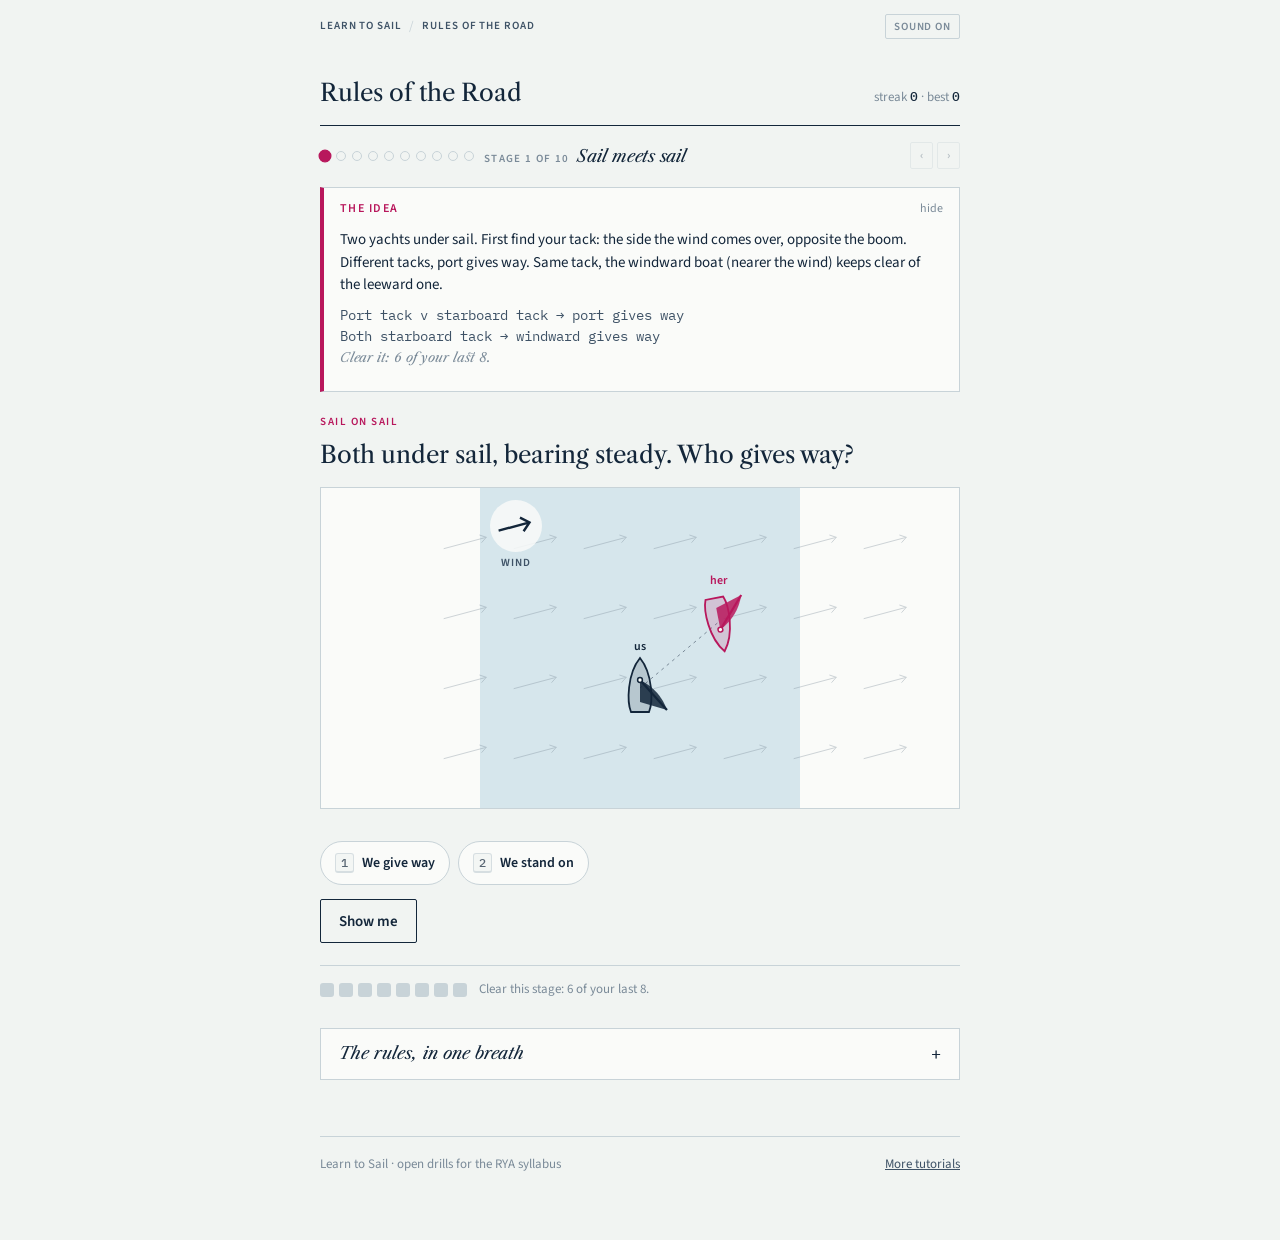
<file: tutorials/colregs/index.html>
<!doctype html>
<html lang="en">
<head>
<meta charset="utf-8">
<meta name="viewport" content="width=device-width, initial-scale=1">
<meta name="color-scheme" content="light dark">
<title>Rules of the Road · Learn to Sail</title>
<meta name="description" content="Drill the IRPCS for the RYA Day Skipper: sail on sail, power on power, the pecking order, navigation lights, day shapes and sound signals, then night encounters at exam pace.">
<link rel="preconnect" href="https://fonts.googleapis.com"><link rel="stylesheet" href="https://fonts.googleapis.com/css2?family=Libre+Caslon+Text:ital,wght@0,400;0,700;1,400&family=Source+Sans+3:wght@400;600&family=IBM+Plex+Mono:wght@400;500;600&display=swap">
<link rel="stylesheet" href="../../shared/site.css">
<style>
.col{max-width:640px;margin:0 auto}
.tut-head{padding-block:22px 14px;border-bottom:1.5px solid var(--ink);display:flex;justify-content:space-between;align-items:baseline;gap:12px;flex-wrap:wrap}
.tut-head h1{font-family:"Libre Caslon Text",Georgia,serif;font-weight:400;font-size:24px;margin:0}
.tut-head .streak{font-size:13px;color:var(--ink-3)}
.tut-head .streak b{font-family:"IBM Plex Mono",monospace;font-weight:500;color:var(--ink)}
.stepper{display:flex;align-items:center;gap:10px;padding-block:16px 4px;flex-wrap:wrap}
.stepper .dots{display:flex;gap:6px;align-items:center}
.stepper .dot{width:10px;height:10px;border-radius:50%;border:1.5px solid var(--ink-3);background:transparent;padding:0;cursor:pointer}
.stepper .dot.done{background:var(--good);border-color:var(--good)}
.stepper .dot.now{background:var(--magenta);border-color:var(--magenta);transform:scale(1.3)}
.stepper .dot.locked{border-color:var(--rule);cursor:not-allowed}
.stepper .name{font:italic 400 17px "Libre Caslon Text",Georgia,serif}
.stepper .name small{font:600 11px "Source Sans 3",sans-serif;letter-spacing:.12em;text-transform:uppercase;color:var(--ink-3);margin-right:8px;font-style:normal}
.stepper .nav{margin-left:auto;display:flex;gap:4px}
.stepper .nav button{font:600 12px "Source Sans 3",sans-serif;border:1px solid var(--rule);background:transparent;color:var(--ink-2);padding:4px 9px;cursor:pointer;border-radius:2px}
.stepper .nav button:disabled{opacity:.35;cursor:default}
.concept{border:1px solid var(--rule);border-left:4px solid var(--magenta);background:var(--paper);margin-top:14px}
.concept summary{list-style:none;cursor:pointer;padding:12px 16px;font:600 12px "Source Sans 3",sans-serif;letter-spacing:.12em;text-transform:uppercase;color:var(--magenta);display:flex;justify-content:space-between}
.concept summary::after{content:"show";font-weight:400;letter-spacing:0;text-transform:none;color:var(--ink-3)}
.concept[open] summary::after{content:"hide"}
.concept .body{padding:0 16px 16px;font-size:15px}
.concept p{margin:0 0 8px;max-width:40em}
.concept .ex{font-family:"IBM Plex Mono",monospace;font-size:13.5px;line-height:1.6;color:var(--ink-2);white-space:pre-line}
.concept .gate{font-size:13px;color:var(--ink-3);font-style:italic;font-family:"Libre Caslon Text",serif}
.q{margin-top:22px}
.qhead{display:flex;justify-content:space-between;align-items:baseline;gap:12px;flex-wrap:wrap}
.qtype{font-size:11px;letter-spacing:.14em;text-transform:uppercase;color:var(--magenta);font-weight:600}
.timer{font-size:13px;color:var(--ink-3);font-family:"IBM Plex Mono",monospace}
.prompt{font-family:"Libre Caslon Text",Georgia,serif;font-size:clamp(20px,3vw,24px);line-height:1.35;margin:8px 0 16px;text-wrap:balance}
.scene{margin-bottom:16px;border:1px solid var(--rule);background:var(--paper)}
.scene svg{width:100%;height:auto;display:block;max-height:360px}
.scene svg.top{max-height:320px}
.scene svg text{font-family:"Source Sans 3",sans-serif}
.night{background:#060b14}
.givens{display:flex;gap:10px;margin-bottom:16px;flex-wrap:wrap}
.given{border:1px solid var(--rule);padding:9px 12px;background:var(--paper);min-width:110px}
.given .k{font-size:11px;letter-spacing:.12em;text-transform:uppercase;color:var(--ink-3)}
.given .v{font-size:18px;font-weight:500}
.given .v.sig{font-family:"IBM Plex Mono",monospace;letter-spacing:.15em;font-size:20px}
.chips{display:flex;flex-wrap:wrap;gap:8px}
.chip{font:600 14px "Source Sans 3",sans-serif;padding:10px 14px;border:1.5px solid var(--rule);background:var(--paper);color:var(--ink);cursor:pointer;border-radius:22px;min-height:44px;display:flex;align-items:center;gap:8px;text-align:left}
.chip:hover:not(:disabled){border-color:var(--ink-2)}
.chip:disabled{cursor:default;opacity:.7}
.chip.picked{border-color:var(--good);background:var(--good-soft);opacity:1}
.chip.wrong{border-color:var(--bad);background:var(--bad-soft);animation:shake .3s;opacity:1}
.chip kbd{opacity:.7}
@keyframes shake{25%{transform:translateX(-4px)}75%{transform:translateX(4px)}}
.actions{display:flex;gap:10px;margin-top:14px;flex-wrap:wrap}
.btn{font:600 15px "Source Sans 3",sans-serif;padding:0 18px;border:1.5px solid var(--ink);background:var(--ink);color:var(--paper);cursor:pointer;border-radius:2px;min-height:44px}
.btn.ghost{background:transparent;color:var(--ink)}
button:focus-visible{outline:2px solid var(--focus);outline-offset:2px}
.feedback{margin-top:18px;padding:14px 16px;border-left:4px solid var(--rule);background:var(--paper);display:none}
.feedback.show{display:block}
.feedback.ok{border-color:var(--good);background:var(--good-soft)}
.feedback.no{border-color:var(--bad);background:var(--bad-soft)}
.feedback h3{margin:0 0 8px;font:700 15px "Source Sans 3",sans-serif}
.feedback p{margin:6px 0 0;font-size:15px}
.rule{font-size:13px;color:var(--ink-2);margin-top:8px;font-style:italic}
.progress{display:flex;align-items:center;gap:12px;margin-top:22px;padding-top:14px;border-top:1px solid var(--rule);font-size:13px;color:var(--ink-3);flex-wrap:wrap}
.progress .last{display:flex;gap:5px}
.progress .last i{width:14px;height:14px;border-radius:3px;background:var(--rule);display:block}
.progress .last i.y{background:var(--good)}.progress .last i.n{background:var(--bad)}
.progress .cleared{color:var(--good);font-weight:600}
.more{margin-top:28px;background:var(--paper);border:1px solid var(--rule)}
.more summary{cursor:pointer;padding:14px 18px;font:italic 400 17px "Libre Caslon Text",Georgia,serif;list-style:none;display:flex;justify-content:space-between}
.more summary::after{content:"+";font-style:normal;font-family:"IBM Plex Mono",monospace}
.more[open] summary::after{content:"−"}
.more .body{padding:0 18px 18px;font-size:15px}
.more h4{margin:14px 0 4px;font:600 12px "Source Sans 3",sans-serif;letter-spacing:.12em;text-transform:uppercase;color:var(--magenta)}
.more p{margin:0 0 6px;max-width:40em}
.more .mono{font-family:"IBM Plex Mono",monospace;font-size:14px}
.more .tbl{overflow-x:auto}
.more table{border-collapse:collapse;width:100%;font-size:14px;margin-top:8px}
.more td,.more th{padding:6px 8px;border-bottom:1px solid var(--rule);text-align:left;vertical-align:top}
.more th{font:600 11px "Source Sans 3",sans-serif;letter-spacing:.12em;text-transform:uppercase;color:var(--ink-3)}
kbd{font:500 12px "IBM Plex Mono",monospace;border:1px solid var(--rule);border-bottom-width:2px;padding:1px 5px;border-radius:3px;background:var(--ground)}
.pop{position:fixed;left:50%;top:18px;transform:translate(-50%,-8px);font-family:"Libre Caslon Text",serif;font-style:italic;color:var(--paper);background:var(--magenta);font-size:15px;opacity:0;transition:all .4s;pointer-events:none;padding:6px 14px;border-radius:2px;z-index:9}
.pop.show{opacity:1;transform:translate(-50%,0)}
.iconbtn{font:600 11px "Source Sans 3",sans-serif;letter-spacing:.08em;text-transform:uppercase;border:1px solid var(--rule);background:transparent;color:var(--ink-3);padding:4px 8px;cursor:pointer;border-radius:2px}
@media (prefers-reduced-motion:reduce){*{transition:none!important;animation:none!important}}
</style>
</head>
<body>
<div class="pop" id="pop"></div>
<div class="col">
<nav class="site-nav"><div class="crumb"><a href="../../">Learn to Sail</a><span>/</span><a href="./" aria-current="page">Rules of the Road</a></div><button class="iconbtn" id="mute" type="button" aria-pressed="false">Sound on</button></nav>

<header class="tut-head">
  <h1>Rules of the Road</h1>
  <span class="streak">streak <b id="streak">0</b> · best <b id="best">0</b></span>
</header>

<div class="stepper" id="stepper"></div>

<details class="concept" id="concept">
  <summary>The idea</summary>
  <div class="body" id="conceptBody"></div>
</details>

<section class="q" aria-label="Question">
  <div class="qhead"><span class="qtype" id="qtype"></span><span class="timer" id="timer"></span></div>
  <p class="prompt" id="prompt"></p>
  <div class="scene" id="scene" hidden></div>
  <div class="givens" id="givens"></div>
  <div class="chips" id="chips" role="group" aria-label="Answers"></div>
  <div class="actions">
    <button class="btn" type="button" id="next" hidden>Next ›</button>
    <button class="btn ghost" type="button" id="skip">Show me</button>
  </div>
  <div class="feedback" id="fb" aria-live="polite"></div>
  <div class="progress" id="progress"></div>
</section>

<details class="more">
  <summary>The rules, in one breath</summary>
  <div class="body">
    <h4>Sail on sail · Rule 12</h4>
    <p><strong>Port gives way to starboard.</strong> Same tack: <strong>windward keeps clear of leeward</strong>. Your tack is the side the wind comes over, opposite the boom. Not sure of her tack? Assume she is on starboard and keep clear.</p>
    <h4>Power on power · Rules 13–15</h4>
    <p><strong>Overtaking</strong> (coming up from more than 22.5° abaft her beam, where you would see only her sternlight): the overtaker keeps clear, whatever she is. <strong>Head-on</strong>: both alter to starboard, pass red to red. <strong>Crossing</strong>: if she is on your starboard side, you give way, and do not cross ahead of her.</p>
    <h4>What you do · Rules 8, 16, 17</h4>
    <p>Give-way: early, substantial, obvious. Stand-on: hold course and speed, watch her bearing, and if she does nothing, act, but never alter to port for a vessel on your port side.</p>
    <h4>Pecking order · Rule 18</h4>
    <p><em>New Reels Catch Fish So Purchase Some.</em> Not under command, Restricted in ability to manoeuvre, Constrained by draught, Fishing, Sailing, Power, Seaplane. Lower on the list gives way. Overtaking and narrow-channel rules still override it. A pilot vessel is just a power-driven vessel for priority.</p>
    <h4>Lights</h4>
    <div class="tbl"><table><thead><tr><th>Lights (all-round unless said)</th><th>Vessel</th></tr></thead><tbody>
      <tr><td>Masthead white + sidelights + sternlight</td><td>Power-driven under 50 m. Second masthead, aft and higher: 50 m or more</td></tr>
      <tr><td>Sidelights + sternlight only</td><td>Sailing (or being towed)</td></tr>
      <tr><td>Green over white</td><td>Trawling</td></tr>
      <tr><td>Red over white</td><td>Fishing other than trawling</td></tr>
      <tr><td>Red over red</td><td>Not under command</td></tr>
      <tr><td>Red, white, red</td><td>Restricted in ability to manoeuvre</td></tr>
      <tr><td>Three reds</td><td>Constrained by her draught</td></tr>
      <tr><td>White over red</td><td>Pilot on duty</td></tr>
      <tr><td>One white (two if 50 m+)</td><td>At anchor</td></tr>
      <tr><td>Anchor light + two reds</td><td>Aground</td></tr>
      <tr><td>Two mastheads in a vertical line + yellow over stern</td><td>Towing, tow under 200 m (three mastheads if longer)</td></tr>
    </tbody></table></div>
    <p><em>Red to red is a head-on. Green alone: she crosses left to right. Red alone: right to left. White alone, low: her stern.</em></p>
    <h4>Day shapes</h4>
    <p>Ball: anchor. Cone point down: motor-sailing. Cylinder: constrained by draught. Ball–diamond–ball: restricted. Two balls: not under command. Three balls: aground. Two cones point to point: fishing. Diamond: tow over 200 m.</p>
    <h4>Sound · Rules 34, 35</h4>
    <div class="tbl"><table><thead><tr><th>Signal</th><th>In sight</th></tr></thead><tbody>
      <tr><td class="mono">●</td><td>Turning to starboard</td></tr>
      <tr><td class="mono">● ●</td><td>Turning to port</td></tr>
      <tr><td class="mono">● ● ●</td><td>Engines astern</td></tr>
      <tr><td class="mono">● ● ● ● ●</td><td>What are you doing? (doubt)</td></tr>
      <tr><td class="mono">▬ ▬ ●  /  ▬ ▬ ● ●</td><td>I will overtake on your starboard / port side</td></tr>
      <tr><td class="mono">▬ ● ▬ ●</td><td>Agreed, come past</td></tr>
      <tr><td class="mono">▬</td><td>Coming round a blind bend</td></tr>
    </tbody></table></div>
    <div class="tbl"><table><thead><tr><th>Signal</th><th>In fog (every 2 min, bells every 1 min)</th></tr></thead><tbody>
      <tr><td class="mono">▬</td><td>Power, making way</td></tr>
      <tr><td class="mono">▬ ▬</td><td>Power, underway but stopped</td></tr>
      <tr><td class="mono">▬ ● ●</td><td>Sailing, fishing, NUC, RAM, CBD, towing. "Everyone with a handicap"</td></tr>
      <tr><td class="mono">▬ ● ● ●</td><td>Last vessel of a tow</td></tr>
      <tr><td>Bell, 5 s</td><td>At anchor (gong aft too if 100 m+)</td></tr>
      <tr><td>3 strokes, bell, 3 strokes</td><td>Aground</td></tr>
      <tr><td class="mono">● ● ● ●</td><td>Pilot vessel</td></tr>
    </tbody></table></div>
    <h4>Keys</h4>
    <p><kbd>1</kbd>–<kbd>5</kbd> pick an answer, <kbd>Enter</kbd> moves on, <kbd>P</kbd> replays a sound. <kbd>Alt</kbd>+<kbd>←</kbd>/<kbd>→</kbd> change stage. Progress is saved in this browser.</p>
  </div>
</details>

<footer class="site-foot"><span>Learn to Sail · open drills for the RYA syllabus</span><a href="../../">More tutorials</a></footer>
</div>

<script>
(() => {
const $ = id => document.getElementById(id);
const norm = d => ((d % 360) + 360) % 360;
const rnd = (a,b) => a + Math.floor(Math.random()*(b-a+1));
const pick = a => a[rnd(0,a.length-1)];
const shuffle = a => { a = a.slice(); for (let i = a.length-1; i > 0; i--) { const j = rnd(0,i); [a[i],a[j]] = [a[j],a[i]]; } return a; };
const sgnDeg = (a,b) => { let d = norm(a) - norm(b); if (d > 180) d -= 360; if (d < -180) d += 360; return d; };
const rad = d => d * Math.PI/180;

// ---- persistence
const KEY = 'lts:colregs:v1';
let store = { streak:0, best:0, stages:{}, muted:false, seenConcept:{} };
try { store = Object.assign(store, JSON.parse(localStorage.getItem(KEY) || '{}')); } catch(e) {}
const save = () => { try { localStorage.setItem(KEY, JSON.stringify(store)); } catch(e) {} };

// ---- stages
const STAGES = [
  { id:'sail', kind:'drill', title:'Sail meets sail', gen: genSail,
    intro:'Two yachts under sail. First find your tack: the side the wind comes over, opposite the boom. Different tacks, port gives way. Same tack, the windward boat (nearer the wind) keeps clear of the leeward one.',
    ex:'Port tack v starboard tack → port gives way\nBoth starboard tack → windward gives way' },
  { id:'power', kind:'drill', title:'Power meets power', gen: genPower,
    intro:'Both motoring, bearing steady. Three questions in order: is anyone overtaking (coming from more than 22.5° abaft the beam)? Is it head-on? Otherwise it is crossing, and the boat that has the other on her starboard side gives way.',
    ex:'Overtaker keeps clear, always\nHead-on: both to starboard\nCrossing: she is on my starboard → I give way' },
  { id:'action', kind:'drill', title:'Helm orders', gen: genAction,
    intro:'Knowing who gives way is half of it. Give-way: alter early and boldly, normally to starboard, and never cross ahead. Stand-on: hold your course and speed so she can predict you, but keep watching her bearing.',
    ex:'Head-on → starboard\nGive-way in a crossing → starboard, pass astern\nStand-on → hold course and speed' },
  { id:'order', kind:'drill', title:'Pecking order', gen: genOrder,
    intro:'When the vessels are different kinds, Rule 18 decides. New Reels Catch Fish So Purchase Some: Not under command, Restricted, Constrained by draught, Fishing, Sailing, Power, Seaplane. Lower on the list gives way. Overtaking still beats everything.',
    ex:'Sailing v fishing → sail gives way\nPower v sailing → power gives way\nSail overtaking power → sail gives way' },
  { id:'lights', kind:'drill', title:'Lights: who is she?', gen: genLights,
    intro:'At night the lights are all you have. Read the vertical stack first: it names the vessel. Then the sidelights and mastheads tell you whether she is a power-driven vessel, her size, and whether she is moving.',
    ex:'Green over white → trawler\nRed over red → not under command\nWhite over red → pilot' },
  { id:'aspect', kind:'drill', title:'Lights: which way?', gen: genAspect,
    intro:'Sidelights are a compass for her heading. Green is her starboard side, so green alone means she is passing left to right across you. Red alone: right to left. Both: she is coming at you. A low white alone: you are looking at her stern.',
    ex:'Green → left to right\nRed → right to left\nRed and green → head-on' },
  { id:'shapes', kind:'drill', title:'Day shapes', gen: genShapes,
    intro:'By day the special vessels hang shapes instead of lights. Balls, cones, a cylinder and a diamond, hoisted where best seen.',
    ex:'Ball → anchor\nCone point down → motor-sailing\nTwo cones point to point → fishing' },
  { id:'sound', kind:'drill', title:'Sound signals', gen: genSound,
    intro:'In sight of each other, short blasts announce a manoeuvre: one starboard, two port, three astern, five "what are you doing?". In fog, one prolonged blast is a power vessel making way and prolonged plus two shorts is everyone with a handicap, sailing vessels included.',
    ex:'● → starboard   ● ● → port\n▬ → power in fog   ▬ ● ● → sail, fishing, NUC, RAM in fog' },
  { id:'night', kind:'drill', title:'Night encounter', gen: genNight,
    intro:'Everything together. Read the lights, work out what she is and which way she is going, then apply the pecking order or the power rules. Remember that if you are overtaking her, none of that matters: you keep clear.',
    ex:'Under sail, see masthead + red → power crossing right to left → we stand on' },
  { id:'watch', kind:'watch', title:'Bridge watch',
    intro:'Ninety seconds, everything mixed. On the exam paper you get about a minute a question; on deck you get less.' },
];
const GATE = { drill:'6 of your last 8', watch:'12 right, at most 1 wrong' };
for (const st of STAGES) store.stages[st.id] ??= { recent:[], done:false };

let stage, q = null, answered = false, watch = null;

// ---- sound (WebAudio, tiny)
let actx = null;
const ctx = () => (actx ??= new (window.AudioContext || window.webkitAudioContext)());
function tone(seq){
  if (store.muted) return;
  try {
    const a = ctx(); let t = a.currentTime;
    for (const [f, d, type] of seq) {
      const o = a.createOscillator(), g = a.createGain();
      o.type = type || 'sine'; o.frequency.value = f;
      g.gain.setValueAtTime(0.0001, t); g.gain.exponentialRampToValueAtTime(0.18, t + 0.01); g.gain.exponentialRampToValueAtTime(0.0001, t + d);
      o.connect(g).connect(a.destination); o.start(t); o.stop(t + d); t += d * 0.8;
    }
  } catch(e) {}
}
const bell = () => tone([[1568, .35],[2093, .5]]);
const thud = () => tone([[110, .25, 'triangle'],[82, .35, 'triangle']]);
const fanfare = () => tone([[784,.18],[988,.18],[1175,.18],[1568,.5]]);
function horn(pat){
  if (store.muted) return;
  try {
    const a = ctx(); let t = a.currentTime + .05;
    const blast = d => { const o = a.createOscillator(), g = a.createGain(), f = a.createBiquadFilter();
      o.type = 'sawtooth'; o.frequency.value = 150; f.type = 'lowpass'; f.frequency.value = 600;
      g.gain.setValueAtTime(0.0001, t); g.gain.linearRampToValueAtTime(0.14, t + .04); g.gain.setValueAtTime(0.14, t + d - .05); g.gain.linearRampToValueAtTime(0.0001, t + d);
      o.connect(f).connect(g).connect(a.destination); o.start(t); o.stop(t + d + .02); t += d + .4; };
    const ding = () => { const o = a.createOscillator(), g = a.createGain(); o.frequency.value = 1760;
      g.gain.setValueAtTime(0.12, t); g.gain.exponentialRampToValueAtTime(0.0001, t + .35); o.connect(g).connect(a.destination); o.start(t); o.stop(t + .4); };
    for (const ch of pat) {
      if (ch === 's') blast(.35); else if (ch === 'L') blast(1.2);
      else if (ch === 'B') { for (let i = 0; i < 8; i++) { ding(); t += .2; } t += .5; }
      else if (ch === 'b') { for (let i = 0; i < 3; i++) { ding(); t += .55; } t += .4; }
    }
  } catch(e) {}
}

// ---- vessels
const KIND = {
  power:'a power-driven vessel', sail:'a sailing vessel', fish:'a vessel engaged in fishing',
  ram:'a vessel restricted in her ability to manoeuvre', nuc:'a vessel not under command', cbd:'a vessel constrained by her draught',
};
const RANK = { nuc:5, ram:4, cbd:3, fish:2, sail:1, power:0 };
const RANK_NAME = { nuc:'not under command', ram:'restricted in ability to manoeuvre', cbd:'constrained by draught', fish:'fishing', sail:'sailing', power:'power-driven' };
const ORDER_SKIP = ['nuc|ram','cbd|nuc','cbd|ram'];

// lights: [colour, kind, along (fwd +), height, across (stbd +)]
const SIDES = [['g','sg',.1,.15,.13],['r','sr',.1,.15,-.13]], STERN = [['w','st',-.5,.15,0]];
const L = {
  power:  { name:'Power-driven vessel under 50 m', rank:'power', tell:'One masthead light over sidelights: power-driven, under 50 m.', lights:[['w','mh',.3,.55,0], ...SIDES, ...STERN] },
  power50:{ name:'Power-driven vessel, 50 m or more', rank:'power', tell:'Two masthead lights, the after one higher: a power-driven vessel of 50 m or more.', lights:[['w','mh',.3,.55,0],['w','mh',-.25,.78,0], ...SIDES, ...STERN] },
  sail:   { name:'Sailing vessel', rank:'sail', tell:'Sidelights with no masthead light above them: under sail.', lights:[...SIDES, ...STERN] },
  trawl:  { name:'Vessel trawling', rank:'fish', tell:'Green over white, all-round: trawling. Sidelights show only when she is making way.', lights:[['g','ar',0,.72,0],['w','ar',0,.57,0], ...SIDES, ...STERN] },
  fish:   { name:'Vessel fishing (not trawling)', rank:'fish', tell:'Red over white, all-round: fishing other than trawling. Red over white, fishing tonight.', lights:[['r','ar',0,.72,0],['w','ar',0,.57,0], ...SIDES, ...STERN] },
  nuc:    { name:'Vessel not under command', rank:'nuc', tell:'Red over red, all-round: not under command. Sidelights mean she still has way on.', lights:[['r','ar',0,.72,0],['r','ar',0,.57,0], ...SIDES, ...STERN] },
  ram:    { name:'Vessel restricted in ability to manoeuvre', rank:'ram', tell:'Red, white, red in a vertical line: restricted in her ability to manoeuvre. Making way, so masthead and sidelights as well.', lights:[['r','ar',0,.88,0],['w','ar',0,.73,0],['r','ar',0,.58,0],['w','mh',.3,.32,0], ...SIDES, ...STERN] },
  cbd:    { name:'Vessel constrained by her draught', rank:'cbd', tell:'Three reds in a vertical line on top of ordinary power-driven lights: constrained by her draught.', lights:[['r','ar',0,.88,0],['r','ar',0,.73,0],['r','ar',0,.58,0],['w','mh',.3,.32,0], ...SIDES, ...STERN] },
  pilot:  { name:'Pilot vessel on duty', rank:'power', tell:'White over red, all-round: a pilot vessel. For right of way she is just a power-driven vessel.', lights:[['w','ar',0,.72,0],['r','ar',0,.57,0], ...SIDES, ...STERN] },
  anchor: { name:'Vessel at anchor', rank:'anchor', tell:'A single all-round white and nothing else: at anchor. No sidelights because she is not underway.', lights:[['w','ar',.3,.6,0]] },
  aground:{ name:'Vessel aground', rank:'anchor', tell:'An anchor light plus two all-round reds: aground.', lights:[['w','ar',.3,.6,0],['r','ar',0,.78,0],['r','ar',0,.63,0]] },
  tow:    { name:'Vessel towing, tow under 200 m', rank:'power', tell:'Two masthead lights in a vertical line and a yellow towing light above the sternlight: towing.', lights:[['w','mh',.3,.55,0],['w','mh',.3,.7,0], ...SIDES, ...STERN, ['y','tw',-.5,.32,0]] },
};
const LCOL = { r:'#ff453a', g:'#30d158', w:'#fff4d6', y:'#ffd60a' };
function visible(kind, a){
  const m = Math.abs(a);
  if (kind === 'ar') return true;
  if (kind === 'mh') return m <= 112.5;
  if (kind === 'sg') return a >= 0 && a <= 112.5;
  if (kind === 'sr') return a <= 0 && a >= -112.5;
  return m >= 112.5; // st, tw
}
// A = where we are, as a relative bearing from her bow. 0: we look at her bow. +90: we are on her starboard beam.
function lightDots(vid, A){
  const a = sgnDeg(A, 0), s = Math.sin(rad(A)), c = Math.cos(rad(A)), k = 200, kh = 120;
  return L[vid].lights.filter(l => visible(l[1], a)).map(([col, , p, h, x]) => ({ col, x: (p*s - x*c) * k, y: 62 - h*kh }));
}
const sig = (vid, A) => lightDots(vid, A).map(d => `${d.col}${Math.round(d.x/25)}${Math.round(d.y/15)}`).sort().join('|');
function nightSvg(vid, A){
  const dots = lightDots(vid, A).map(d => `<circle cx="${d.x.toFixed(1)}" cy="${d.y.toFixed(1)}" r="11" fill="${LCOL[d.col]}" opacity=".18"/><circle cx="${d.x.toFixed(1)}" cy="${d.y.toFixed(1)}" r="4.5" fill="${LCOL[d.col]}"/>`).join('');
  return `<svg viewBox="-160 -60 320 140" class="night" aria-hidden="true"><rect x="-160" y="-60" width="320" height="140" fill="#060b14"/><line x1="-160" y1="70" x2="160" y2="70" stroke="#1a2736"/>${dots}</svg>`;
}
function aspectTell(a, hasSides){
  if (!hasSides) return '';
  const m = Math.abs(a);
  if (m <= 10) return 'Both sidelights: she is coming straight at us.';
  if (m >= 112.5) return 'Sternlight only: we are looking at her stern, she is going away.';
  return a > 0 ? 'Green sidelight: we see her starboard side, she is crossing left to right.' : 'Red sidelight: we see her port side, she is crossing right to left.';
}

// ---- top-down scenes (our frame: we head up, sit at 0,40)
function boat(x, y, h, o){
  const col = o.us ? 'var(--ink)' : 'var(--magenta)';
  let g = `<path d="M0,-30 C13,-14 13,14 9,24 L-9,24 C-13,14 -13,-14 0,-30Z" fill="${col}" fill-opacity=".16" stroke="${col}" stroke-width="1.8"/>`;
  if (o.sail) { const s = o.sail === 'p' ? 1 : -1;
    g += `<path d="M0,-8 Q${20*s},2 ${27*s},22 L0,14Z" fill="${col}" fill-opacity=".85"/><line x1="0" y1="-8" x2="${27*s}" y2="22" stroke="${col}" stroke-width="2.2"/><circle r="2.4" cy="-8" fill="var(--paper)" stroke="${col}" stroke-width="1.5"/>`; }
  if (o.power) g += `<path d="M-4,28 v14 M4,28 v14 M0,26 v19" stroke="${col}" stroke-width="1.5" opacity=".55" fill="none"/>`;
  return `<g transform="translate(${x.toFixed(1)},${y.toFixed(1)})"><g transform="rotate(${h})">${g}</g><text y="-38" text-anchor="middle" font-size="12" font-weight="600" fill="${col}">${o.label}</text></g>`;
}
function windArrow(W){
  let streaks = '';
  const ux = Math.sin(rad(W+180)), uy = -Math.cos(rad(W+180)), px = -uy, py = ux;
  for (let i = -3; i <= 3; i++) for (let j = -3; j <= 3; j++) {
    const cx = i*70 + 35, cy = j*70 + 35, x1 = cx - ux*22, y1 = cy - uy*22, x2 = cx + ux*22, y2 = cy + uy*22;
    const hx = x2 - ux*6, hy = y2 - uy*6;
    streaks += `<path d="M${x1.toFixed(1)},${y1.toFixed(1)} L${x2.toFixed(1)},${y2.toFixed(1)} M${(hx+px*4).toFixed(1)},${(hy+py*4).toFixed(1)} L${x2.toFixed(1)},${y2.toFixed(1)} L${(hx-px*4).toFixed(1)},${(hy-py*4).toFixed(1)}"/>`;
  }
  return `<g stroke="var(--ink-3)" stroke-width="1" fill="none" opacity=".35">${streaks}</g>` +
    `<g transform="translate(-124,-122)"><circle r="26" fill="var(--paper)" fill-opacity=".85"/><g transform="rotate(${W})"><path d="M0,-18 V14 M-7,6 L0,14 L7,6" stroke="var(--ink)" stroke-width="2.4" fill="none"/></g><text y="40" text-anchor="middle" font-size="11" font-weight="600" letter-spacing=".1em" fill="var(--ink-2)">WIND</text></g>`;
}
function topSvg(parts, W){
  return `<svg viewBox="-160 -160 320 320" class="top" aria-hidden="true"><rect x="-160" y="-160" width="320" height="320" fill="var(--shallow)"/>${W == null ? '' : windArrow(W)}${parts.join('')}</svg>`;
}
const posAt = (B, d) => [d * Math.sin(rad(B)), 40 - d * Math.cos(rad(B))];
const sight = p => `<line x1="0" y1="40" x2="${p[0].toFixed(1)}" y2="${p[1].toFixed(1)}" stroke="var(--ink-3)" stroke-dasharray="3 4" stroke-width="1"/>`;
const beamLines = `<g stroke="var(--ink-3)" stroke-dasharray="2 5" opacity=".5"><line x1="0" y1="40" x2="${(150*Math.sin(rad(112.5))).toFixed(1)}" y2="${(40-150*Math.cos(rad(112.5))).toFixed(1)}"/><line x1="0" y1="40" x2="${(150*Math.sin(rad(-112.5))).toFixed(1)}" y2="${(40-150*Math.cos(rad(-112.5))).toFixed(1)}"/></g><text x="0" y="146" text-anchor="middle" font-size="10" fill="var(--ink-3)">overtaking sector</text>`;
const given = (k, v, cls = '') => `<div class="given"><div class="k">${k}</div><div class="v ${cls}">${v}</div></div>`;

const GIVE = ['We give way', 'We stand on'], GIVE3 = ['We give way', 'We stand on', 'Both alter to starboard'];

// ---- generators. Each returns q = {label, prompt, scene, givens, choices, answer, explain, rule, sound}
function genSail(){
  let W, tu, to, B, pos, ho, up, tries = 0;
  for (;;) {
    if (++tries > 500) break;
    W = rnd(0,359); const r = sgnDeg(W, 0);
    if (Math.abs(r) < 40 || Math.abs(r) > 165) continue;
    tu = r > 0 ? 's' : 'p';
    B = rnd(-80,80); pos = posAt(B, rnd(90,115));
    ho = rnd(0,359); const ro = sgnDeg(W, ho);
    if (Math.abs(ro) < 40 || Math.abs(ro) > 165) continue;
    to = ro > 0 ? 's' : 'p';
    if (Math.abs(sgnDeg(B + 180, ho)) > 85) continue;
    if (Math.abs(sgnDeg(ho, 0)) < 25) continue;
    up = pos[0]*Math.sin(rad(W)) + (pos[1]-40)*(-Math.cos(rad(W)));
    if (tu === to && Math.abs(up) < 35) continue;
    break;
  }
  const tackName = t => t === 'p' ? 'port' : 'starboard';
  const weGive = tu !== to ? tu === 'p' : up < 0;
  const explain = tu !== to
    ? `We are on ${tackName(tu)} tack (wind over our ${tackName(tu)} side, boom to ${tackName(tu === 'p' ? 's' : 'p')}). She is on ${tackName(to)} tack. Different tacks: <strong>port gives way</strong>, so ${weGive ? 'we keep clear' : 'she keeps clear and we stand on'}.`
    : `Both on ${tackName(tu)} tack. ${weGive ? 'We are the windward boat, nearer the wind' : 'She is the windward boat, nearer the wind'}. Same tack: <strong>windward keeps clear</strong>, so ${weGive ? 'we give way' : 'we stand on'}.`;
  return { label:'Sail on sail', prompt:'Both under sail, bearing steady. Who gives way?',
    scene: topSvg([sight(pos), boat(0,40,0,{us:true,sail:tu,label:'us'}), boat(pos[0],pos[1],ho,{sail:to,label:'her'})], W),
    choices: GIVE, answer: weGive ? 0 : 1, explain,
    rule:'Rule 12. Different tacks: port keeps clear of starboard. Same tack: windward keeps clear of leeward. Windward side is opposite the side the mainsail is on.' };
}

function powerScenario(types){
  let type, R, ho, d, spd = null, tries = 0;
  for (;;) {
    if (++tries > 500) break;
    type = pick(types); d = 105;
    if (type === 'head') { R = rnd(-6,6); ho = 180 + rnd(-5,5); }
    else if (type === 'stbd') { R = rnd(20,100); ho = -rnd(50,130); }
    else if (type === 'port') { R = -rnd(20,100); ho = rnd(50,130); }
    else if (type === 'overtake') { R = rnd(-25,25); ho = rnd(-12,12); d = 80; spd = [9,5]; }
    else { R = pick([1,-1]) * rnd(125,175); ho = rnd(-12,12); d = 80; spd = [5,9]; }
    if ((type === 'stbd' || type === 'port') && Math.abs(sgnDeg(R + 180, ho)) > 100) continue;
    break;
  }
  const pos = posAt(R, d);
  const scene = topSvg([beamLines, sight(pos), boat(0,40,0,{us:true,power:true,label:'us'}), boat(pos[0],pos[1],ho,{power:true,label:'her'})]);
  const givens = spd ? given('Our speed', `${spd[0]} kn`) + given('Her speed', `${spd[1]} kn`) : '';
  return { type, scene, givens };
}
const POWER_EXPLAIN = {
  head:'Reciprocal courses, dead ahead, both power-driven: a <strong>head-on</strong> meeting. Neither is stand-on. Both alter to starboard and pass red to red.',
  stbd:'She is on our <strong>starboard</strong> side and forward of the beam: a crossing. The vessel which has the other on her starboard side gives way. That is us.',
  port:'She is on our <strong>port</strong> side: a crossing where she has us on her starboard side. She gives way, we stand on, and we keep watching her bearing.',
  overtake:'We are coming up from astern and going faster: we are <strong>overtaking</strong>. The overtaking vessel keeps clear, whatever kind of vessel she is.',
  overtaken:'She is coming up from more than 22.5° abaft our beam, faster than us: she is <strong>overtaking</strong> us. She keeps clear. We hold our course and speed.',
};
function genPower(){
  const s = powerScenario(['head','stbd','port','overtake','overtaken']);
  const answer = s.type === 'head' ? 2 : (s.type === 'stbd' || s.type === 'overtake') ? 0 : 1;
  return { label:'Power on power', prompt:'Both power-driven, bearing steady. Who gives way?', scene:s.scene, givens:s.givens, choices:GIVE3, answer, explain:POWER_EXPLAIN[s.type],
    rule:'Rules 13, 14, 15, in that order. Overtaking? Overtaker keeps clear. Head-on? Both to starboard. Crossing? The one with the other on her starboard side gives way.' };
}
function genAction(){
  const s = powerScenario(['head','stbd','stbd','port','overtaken']);
  const answer = s.type === 'head' || s.type === 'stbd' ? 0 : 2;
  const explain = { head:'Head-on: <strong>alter course to starboard</strong>, early and obviously, so she sees your red light. Never to port.',
    stbd:'She is on our starboard side, so we give way. <strong>Alter to starboard</strong> to pass astern of her. Do not cross ahead, and do not nibble five degrees: make it big enough that she can see it.',
    port:'She has us on her starboard side: she gives way, we are stand-on. <strong>Hold course and speed</strong> so she can predict us. Watch her bearing. If she does nothing, we act, but not to port for a vessel on our port side.',
    overtaken:'She is overtaking us. We are stand-on: <strong>hold course and speed</strong> and let her sort it out. Do not swerve into her path.' }[s.type];
  return { label:'Helm orders', prompt:'Both power-driven, bearing steady. What do you do?', scene:s.scene, givens:s.givens, choices:['Alter course to starboard','Alter course to port','Hold course and speed'], answer, explain,
    rule:'Rule 16: give-way acts early and substantially. Rule 17: stand-on holds course and speed, and if forced to act, never turns to port for a vessel on her port side.' };
}
function genOrder(){
  const us = pick(['sail','power','sail']);
  let her, tries = 0;
  do { her = pick(Object.keys(KIND)); } while ((her === us || ORDER_SKIP.includes([us,her].sort().join('|'))) && ++tries < 50);
  const overtaking = Math.random() < .2 && RANK[us] < RANK[her];
  const weGive = overtaking ? true : RANK[us] < RANK[her];
  const prompt = overtaking
    ? `We are ${us === 'sail' ? 'under sail' : 'motoring'}, coming up fast from astern on ${KIND[her]}. Who gives way?`
    : `We are ${us === 'sail' ? 'under sail' : 'motoring'}. Converging on a steady bearing: ${KIND[her]}. Who gives way?`;
  const explain = overtaking
    ? `We are <strong>overtaking</strong>. Rule 13 comes before Rule 18: the overtaking vessel keeps clear even of a vessel lower in the pecking order. We give way.`
    : `New Reels Catch Fish So Purchase Some. ${RANK_NAME[her][0].toUpperCase() + RANK_NAME[her].slice(1)} sits <strong>${weGive ? 'above' : 'below'}</strong> ${RANK_NAME[us]} on the list, so ${weGive ? 'we give way' : 'she gives way and we stand on'}.`;
  return { label:'Pecking order', prompt, choices:GIVE, answer: weGive ? 0 : 1, explain,
    rule:'Rule 18. Not under command, Restricted, Constrained by draught, Fishing, Sailing, Power. Lower gives way. Rules 9, 10 and 13 (channels, TSS, overtaking) override it.' };
}
const ID_ASPECTS = [0, 40, -40, 80, -80];
function genLights(){
  const ids = Object.keys(L);
  const vid = pick(ids);
  const A = pick(ID_ASPECTS.filter(a => !(a === 0 && (vid === 'tow' || vid === 'power50'))));
  const s = sig(vid, A);
  const pool = shuffle(ids.filter(x => x !== vid && ID_ASPECTS.every(a => sig(x, a) !== s))).slice(0,4);
  const opts = shuffle([vid, ...pool]);
  const a = sgnDeg(A, 0), hasSides = L[vid].lights.some(l => l[1] === 'sg');
  return { label:'Lights', prompt:'A dark night, these lights ahead. What is she?', scene: nightSvg(vid, A),
    choices: opts.map(x => L[x].name), answer: opts.indexOf(vid),
    explain: `${L[vid].tell} ${aspectTell(a, hasSides)}`,
    rule:'Read the stack first (Rules 26–30), then mastheads and sidelights (Rule 23). Green over white trawls, red over white fishes, red over red is helpless, red white red is restricted, three reds is deep, white over red is the pilot.' };
}
function genAspect(){
  const vid = pick(['power','power','power50','sail','sail','trawl','fish']);
  const A = pick([0, 45, -45, 90, -90, 135, -135, 180]);
  const a = sgnDeg(A, 0), m = Math.abs(a);
  const answer = m <= 10 ? 0 : m >= 112.5 ? 1 : a > 0 ? 2 : 3;
  return { label:'Lights', prompt:'Which way is she heading?', scene: nightSvg(vid, A),
    choices:['Straight towards us','Away from us','Crossing left to right','Crossing right to left'], answer,
    explain: `${aspectTell(a, true)} ${vid === 'sail' ? 'No masthead light: she is under sail.' : vid === 'trawl' || vid === 'fish' ? 'The stack says fishing; the sidelights say she is making way.' : 'The masthead light sits forward, so it leans the way she is going.'}`,
    rule:'Green is her starboard side, red her port. See green, she goes to your right. See red, to your left. Both, she is head-on. Only a low white, she is leaving.' };
}
const SHAPES = {
  anchor:   { name:'At anchor', s:['ball'] },
  motorsail:{ name:'Sailing vessel also under engine', s:['cone'] },
  cbd:      { name:'Constrained by her draught', s:['cyl'] },
  ram:      { name:'Restricted in ability to manoeuvre', s:['ball','diamond','ball'] },
  nuc:      { name:'Not under command', s:['ball','ball'] },
  aground:  { name:'Aground', s:['ball','ball','ball'] },
  fish:     { name:'Engaged in fishing', s:['hourglass'] },
  tow:      { name:'Towing or towed, tow over 200 m', s:['diamond'] },
};
const SHAPE_TELL = { anchor:'One ball forward: at anchor.', motorsail:'A cone, point down: a sailing vessel also using her engine. She is a power-driven vessel for the rules.', cbd:'A cylinder: constrained by her draught.', ram:'Ball, diamond, ball: restricted in her ability to manoeuvre.', nuc:'Two balls: not under command.', aground:'Three balls: aground. One more than not under command.', fish:'Two cones point to point: fishing, trawling or otherwise.', tow:'A diamond: part of a tow longer than 200 m. Both tug and tow show it.' };
function shapeSvg(list){
  const draw = (t, y) => t === 'ball' ? `<circle cy="${y}" r="13"/>`
    : t === 'cone' ? `<path d="M-13,${y-13} H13 L0,${y+13}Z"/>`
    : t === 'cyl' ? `<rect x="-9" y="${y-16}" width="18" height="32"/>`
    : t === 'diamond' ? `<path d="M0,${y-15} L12,${y} L0,${y+15} L-12,${y}Z"/>`
    : `<path d="M-13,${y-17} H13 L0,${y} Z M-13,${y+17} H13 L0,${y} Z"/>`;
  const n = list.length, step = 40, y0 = -((n-1)*step)/2;
  return `<svg viewBox="-160 -80 320 160" aria-hidden="true"><rect x="-160" y="-80" width="320" height="160" fill="var(--paper)"/><line x1="0" y1="-80" x2="0" y2="80" stroke="var(--rule)"/><g fill="var(--ink)">${list.map((t,i) => draw(t, y0 + i*step)).join('')}</g></svg>`;
}
function genShapes(){
  const ids = Object.keys(SHAPES), id = pick(ids);
  const opts = shuffle([id, ...shuffle(ids.filter(x => x !== id)).slice(0,4)]);
  return { label:'Day shapes', prompt:'Hoisted where best seen. What is she telling you?', scene: shapeSvg(SHAPES[id].s),
    choices: opts.map(x => SHAPES[x].name), answer: opts.indexOf(id), explain: SHAPE_TELL[id],
    rule:'Ball anchor, cone motor-sailing, cylinder deep, ball-diamond-ball restricted, two balls helpless, three balls aground, cones point to point fishing, diamond long tow.' };
}
const SOUNDS = [
  { g:'sight', ctx:'In sight of each other, she sounds', pat:'s', name:'I am altering course to starboard' },
  { g:'sight', ctx:'In sight of each other, she sounds', pat:'ss', name:'I am altering course to port' },
  { g:'sight', ctx:'In sight of each other, she sounds', pat:'sss', name:'I am operating astern propulsion' },
  { g:'sight', ctx:'In sight of each other, she sounds', pat:'sssss', name:'I do not understand your intentions' },
  { g:'sight', ctx:'Narrow channel, she sounds from astern', pat:'LLs', name:'I intend to overtake on your starboard side' },
  { g:'sight', ctx:'Narrow channel, she sounds from astern', pat:'LLss', name:'I intend to overtake on your port side' },
  { g:'sight', ctx:'Narrow channel, she answers', pat:'LsLs', name:'Agreed, come past' },
  { g:'sight', ctx:'Round a blind bend ahead, you hear', pat:'L', name:'A vessel approaching the bend' },
  { g:'fog', ctx:'In fog, every two minutes, you hear', pat:'L', name:'Power-driven vessel making way' },
  { g:'fog', ctx:'In fog, every two minutes, you hear', pat:'LL', name:'Power-driven vessel underway but stopped' },
  { g:'fog', ctx:'In fog, every two minutes, you hear', pat:'Lss', name:'Sailing, fishing, NUC, RAM, CBD or towing vessel' },
  { g:'fog', ctx:'In fog, every two minutes, you hear', pat:'Lsss', name:'Last vessel of a tow' },
  { g:'fog', ctx:'In fog, every minute, you hear', pat:'B', name:'Vessel at anchor' },
  { g:'fog', ctx:'In fog, every minute, you hear', pat:'bBb', name:'Vessel aground' },
  { g:'fog', ctx:'In fog, you hear', pat:'ssss', name:'Pilot vessel on duty' },
];
const SOUND_TELL = { s:'One short blast: turning to starboard.', ss:'Two short: turning to port.', sss:'Three short: engines going astern. She may still be moving ahead.', sssss:'Five or more short: doubt. "What on earth are you doing?"', LLs:'Two prolonged then one short: she wants to overtake on your starboard side.', LLss:'Two prolonged then two short: she wants to overtake on your port side.', LsLs:'Prolonged, short, prolonged, short: agreement to be overtaken.', L:'One prolonged blast, once: a vessel nearing a bend or obstruction. In fog, repeated every two minutes: a power-driven vessel making way.', LL:'Two prolonged: a power-driven vessel underway but stopped.', Lss:'One prolonged, two short: a vessel with a handicap, and that includes a sailing vessel. Not under command, restricted, constrained, fishing, sailing, towing.', Lsss:'One prolonged, three short: the manned vessel at the end of a tow, answering the tug.', B:'Bell rung rapidly for five seconds: at anchor. Over 100 m she adds a gong aft.', bBb:'Three distinct strokes, rapid bell, three strokes: aground. Anchor signal with a frame round it.', ssss:'Four short blasts: a pilot vessel identifying herself.' };
const notation = pat => [...pat].map(c => c === 's' ? '●' : c === 'L' ? '▬' : c === 'B' ? '🔔' : '♩♩♩').join(' ');
function genSound(){
  const s = pick(SOUNDS);
  const same = SOUNDS.filter(x => x !== s && x.g === s.g && x.name !== s.name), other = SOUNDS.filter(x => x !== s && x.g !== s.g);
  const opts = shuffle([s, ...shuffle(same).slice(0,3), ...shuffle(other).slice(0,1)]).slice(0,5);
  if (!opts.includes(s)) opts[0] = s;
  return { label:'Sound signals', prompt:`${s.ctx}…`, sound: s.pat,
    givens: given('Signal', notation(s.pat), 'sig') + `<button class="chip" type="button" id="play">▶ Play <kbd>P</kbd></button>`,
    choices: opts.map(x => x.name), answer: opts.indexOf(s), explain: SOUND_TELL[s.pat],
    rule:'Rule 34 in sight: one starboard, two port, three astern, five doubt. Rule 35 fog: prolonged is power making way; prolonged plus two short is anyone hampered, sailing vessels included.' };
}
function genNight(){
  const us = pick(['sail','power','sail']);
  let vid, R, A, relation, tries = 0;
  for (;;) {
    if (++tries > 200) break;
    vid = pick(['power','power','power50','sail','trawl','fish','nuc','ram','cbd','pilot','anchor','aground']);
    if (L[vid].rank === us) { if (us === 'sail') continue; }
    relation = pick(['cross','cross','cross','head','overtake']);
    if (relation === 'head') { R = rnd(-5,5); A = 0; }
    else if (relation === 'overtake') { R = rnd(-20,20); A = pick([160,-160,180]); }
    else { R = pick([1,-1]) * rnd(20,95); A = -Math.sign(R) * pick([40,75,100]); }
    if (L[vid].rank === 'anchor' && relation !== 'cross') continue;
    if (vid === 'power50' && A === 0) continue;
    break;
  }
  const herRank = L[vid].rank, a = sgnDeg(A, 0), hasSides = L[vid].lights.some(l => l[1] === 'sg');
  let answer, why;
  if (herRank === 'anchor') { answer = 0; why = `She is ${vid === 'anchor' ? 'anchored' : 'aground'} and cannot move. We keep clear.`; }
  else if (relation === 'overtake') { answer = 0; why = `We see her stern: we are coming up from astern, <strong>overtaking</strong>. Rule 13 beats the pecking order. We keep clear${us === 'sail' ? ', even under sail' : ''}.`; }
  else if (RANK[us] !== RANK[herRank]) { answer = RANK[us] < RANK[herRank] ? 0 : 1; why = `Rule 18: ${RANK_NAME[herRank]} is <strong>${answer === 0 ? 'above' : 'below'}</strong> ${RANK_NAME[us]}, so ${answer === 0 ? 'we give way' : 'she gives way and we stand on'}.`; }
  else if (relation === 'head') { answer = 2; why = 'Both power-driven, red to red: <strong>head-on</strong>. Both alter to starboard.'; }
  else { answer = R > 0 ? 0 : 1; why = `Both power-driven, crossing. She is on our <strong>${R > 0 ? 'starboard' : 'port'}</strong> side, so ${R > 0 ? 'we give way' : 'she gives way and we stand on'}.`; }
  const bearing = Math.abs(R) <= 5 ? 'dead ahead' : `${Math.abs(R)}° on the ${R > 0 ? 'starboard' : 'port'} bow`;
  return { label:'Night encounter', prompt:`We are ${us === 'sail' ? 'under sail' : 'motoring'}. These lights, ${bearing}, bearing steady. Who gives way?`, scene: nightSvg(vid, A),
    givens: given('We are', us === 'sail' ? 'Under sail' : 'Under power') + given('Her bearing', bearing + ', steady'),
    choices: GIVE3, answer, explain: `${L[vid].tell} ${aspectTell(a, hasSides)} ${why}`,
    rule:'Lights first: what is she, which way is she going? Then Rule 13 (overtaking), then Rule 18 (pecking order), then Rules 14 and 15 if you are both power-driven.' };
}
const DRILLS = [genSail, genPower, genAction, genOrder, genLights, genAspect, genShapes, genSound, genNight];

// ---- render
function ask(){
  q = (stage.kind === 'watch' ? pick(DRILLS) : stage.gen)();
  answered = false;
  $('qtype').textContent = q.label;
  $('prompt').textContent = q.prompt;
  $('scene').hidden = !q.scene; $('scene').innerHTML = q.scene || '';
  $('givens').innerHTML = q.givens || '';
  $('chips').innerHTML = q.choices.map((c,i) => `<button class="chip" type="button" data-i="${i}"><kbd>${i+1}</kbd>${c}</button>`).join('');
  $('fb').className = 'feedback'; $('fb').innerHTML = '';
  $('next').hidden = true; $('skip').hidden = false;
  if (q.sound) horn(q.sound);
}
function finish(i, revealed){
  if (answered) return;
  answered = true;
  const ok = i === q.answer;
  [...$('chips').children].forEach((b,k) => { b.disabled = true; if (k === q.answer) b.classList.add('picked'); else if (k === i) b.classList.add('wrong'); });
  const fb = $('fb');
  fb.className = 'feedback show ' + (ok ? 'ok' : 'no');
  const title = revealed ? `Answer: ${q.choices[q.answer]}.`
    : ok ? pick(['Aye.','Correct.','Clean.','That would pass.','Steady as she goes.','Good watch.'])
    : `Not quite. ${q.choices[q.answer]}.`;
  fb.innerHTML = `<h3>${title}</h3><p>${q.explain}</p><div class="rule">${q.rule}</div>`;
  $('next').hidden = false; $('skip').hidden = true;
  $('next').textContent = stage.kind === 'watch' && !watch ? 'Again ›' : 'Next ›';
  $('next').focus();
  const credit = ok && !revealed;
  if (credit) { store.streak++; store.best = Math.max(store.best, store.streak); if (watch) watch.score++; }
  else { store.streak = 0; if (watch && !revealed) watch.miss++; }
  if (credit && store.streak % 10 === 0) pop(`${store.streak} in a row`);
  if (credit) bell(); else thud();
  if (stage.kind === 'drill') recordStage(credit);
  save(); renderStatus();
}
function pop(t){ const p = $('pop'); p.textContent = t; p.classList.add('show'); setTimeout(() => p.classList.remove('show'), 2000); }

// ---- watch mode
function startWatch(){
  watch = { left: 90, score: 0, miss: 0 };
  const tick = () => { $('timer').textContent = `${watch.left}s · ${watch.score} right · ${watch.miss} wrong`; if (watch.left-- <= 0) endWatch(); else watch.t = setTimeout(tick, 1000); };
  tick();
}
function endWatch(){
  clearTimeout(watch.t); const w = watch; watch = null; $('timer').textContent = '';
  const passed = w.score >= 12 && w.miss <= 1;
  const fb = $('fb'); fb.className = 'feedback show ' + (passed ? 'ok' : '');
  fb.innerHTML = `<h3>Watch over.</h3><p>${w.score} correct, ${w.miss} wrong in 90 seconds. ${passed ? 'That is exam pace.' : w.score >= 8 ? 'Solid. Speed comes with reps.' : 'Slow down. Say what she is out loud before you answer.'}</p>`;
  [...$('chips').children].forEach(b => b.disabled = true);
  if (passed && stage.kind === 'watch') completeStage();
  save(); renderStatus();
  answered = true; $('next').hidden = false; $('skip').hidden = true; $('next').textContent = 'Again ›';
}

// ---- stages
const ss = () => store.stages[stage.id];
const idx = () => STAGES.indexOf(stage);
function unlocked(i){ return i === 0 || store.stages[STAGES[i-1].id].done; }
function recordStage(ok){
  const s = ss(); s.recent.push(ok); if (s.recent.length > 8) s.recent.shift();
  if (!s.done && s.recent.length >= 8 && s.recent.filter(Boolean).length >= 6) completeStage();
}
function completeStage(){
  const s = ss(); if (s.done) return; s.done = true; save(); fanfare();
  const nxt = STAGES[idx()+1];
  pop(nxt ? `Stage cleared · next: ${nxt.title}` : 'Ladder complete');
  renderStatus();
}
function renderStatus(){
  $('streak').textContent = store.streak; $('best').textContent = store.best;
  $('mute').textContent = store.muted ? 'Sound off' : 'Sound on'; $('mute').setAttribute('aria-pressed', String(store.muted));
  const i = idx(), s = ss();
  $('stepper').innerHTML = `<div class="dots">` + STAGES.map((st,k) => { const lock = !unlocked(k), d = store.stages[st.id].done;
      return `<button class="dot ${d?'done':''} ${k===i?'now':''} ${lock?'locked':''}" data-i="${k}" title="${k+1}. ${st.title}${lock?' (locked)':''}" aria-label="Stage ${k+1}: ${st.title}" ${lock?'disabled':''}></button>`; }).join('') + `</div>` +
    `<span class="name"><small>Stage ${i+1} of ${STAGES.length}</small>${stage.title}</span>` +
    `<span class="nav"><button type="button" data-step="-1" ${i===0?'disabled':''} aria-label="Previous stage">‹</button><button type="button" data-step="1" ${!unlocked(i+1)||i===STAGES.length-1?'disabled':''} aria-label="Next stage">›</button></span>`;
  const last = stage.kind === 'drill' ? s.recent : [];
  $('progress').innerHTML = (stage.kind === 'drill' ? `<span class="last">${Array.from({length:8}, (_,k) => `<i class="${last[k]===true?'y':last[k]===false?'n':''}"></i>`).join('')}</span>` : '') +
    `<span>${s.done ? '<span class="cleared">Cleared.</span> Keep drilling or move on.' : `Clear this stage: ${GATE[stage.kind]}.`}</span>`;
}
function renderConcept(){
  $('conceptBody').innerHTML = `<p>${stage.intro}</p>${stage.ex ? `<div class="ex">${stage.ex}</div>` : ''}<p class="gate">Clear it: ${GATE[stage.kind]}.</p>`;
  $('concept').open = !store.seenConcept[stage.id];
  store.seenConcept[stage.id] = true; save();
}
function setStage(i){
  if (!unlocked(i) || i < 0 || i >= STAGES.length) return;
  if (watch) endWatch();
  stage = STAGES[i];
  renderConcept();
  if (stage.kind === 'watch') startWatch();
  ask(); renderStatus();
}

// ---- wiring
function next(){
  if (stage.kind === 'watch' && !watch) startWatch();
  ask();
}
$('stepper').addEventListener('click', e => { const d = e.target.closest('.dot'); if (d) return setStage(+d.dataset.i); const n = e.target.closest('[data-step]'); if (n) setStage(idx() + +n.dataset.step); });
$('chips').addEventListener('click', e => { const b = e.target.closest('.chip'); if (b && !answered) finish(+b.dataset.i, false); });
$('givens').addEventListener('click', e => { if (e.target.closest('#play') && q.sound) horn(q.sound); });
$('next').addEventListener('click', next);
$('skip').addEventListener('click', () => { if (!answered) finish(q.answer, true); });
$('mute').addEventListener('click', () => { store.muted = !store.muted; save(); renderStatus(); if (!store.muted) bell(); });
document.addEventListener('keydown', e => {
  if (e.altKey && (e.key === 'ArrowRight' || e.key === 'ArrowLeft')) { e.preventDefault(); return setStage(idx() + (e.key === 'ArrowRight' ? 1 : -1)); }
  if (e.metaKey || e.ctrlKey || e.altKey) return;
  if (e.key === 'Enter' && answered) { e.preventDefault(); return next(); }
  if (/^[1-5]$/.test(e.key) && !answered && q.choices[+e.key-1] != null) { e.preventDefault(); return finish(+e.key-1, false); }
  if ((e.key === 'p' || e.key === 'P') && q.sound) horn(q.sound);
});

setStage(Math.max(0, STAGES.findIndex(st => !store.stages[st.id].done)));
})();
</script>
</body>
</html>
</file>
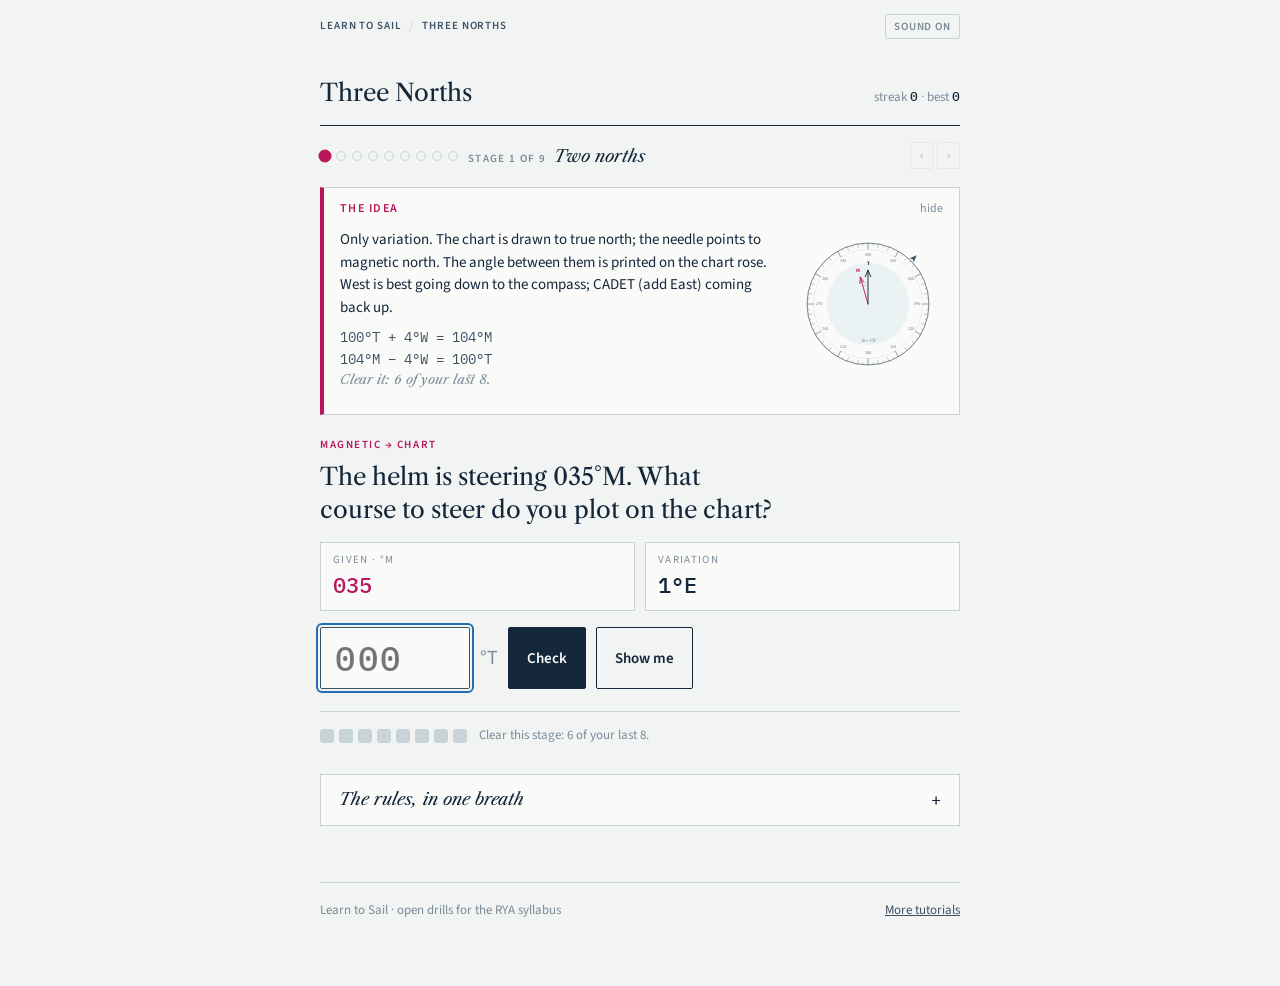
<file: tutorials/compass/index.html>
<!doctype html>
<html lang="en">
<head>
<meta charset="utf-8">
<meta name="viewport" content="width=device-width, initial-scale=1">
<meta name="color-scheme" content="light dark">
<title>Three Norths · Learn to Sail</title>
<meta name="description" content="Drill true, magnetic and compass conversions for the RYA Day Skipper: variation, deviation, deviation cards, and a chart passage where a wrong course puts you on the rocks.">
<link rel="preconnect" href="https://fonts.googleapis.com"><link rel="stylesheet" href="https://fonts.googleapis.com/css2?family=Libre+Caslon+Text:ital,wght@0,400;0,700;1,400&family=Source+Sans+3:wght@400;600&family=IBM+Plex+Mono:wght@400;500;600&display=swap">
<link rel="stylesheet" href="../../shared/site.css">
<style>
.col{max-width:640px;margin:0 auto}
.tut-head{padding-block:22px 14px;border-bottom:1.5px solid var(--ink);display:flex;justify-content:space-between;align-items:baseline;gap:12px;flex-wrap:wrap}
.tut-head h1{font-family:"Libre Caslon Text",Georgia,serif;font-weight:400;font-size:24px;margin:0}
.tut-head .streak{font-size:13px;color:var(--ink-3)}
.tut-head .streak b{font-family:"IBM Plex Mono",monospace;font-weight:500;color:var(--ink)}
.stepper{display:flex;align-items:center;gap:10px;padding-block:16px 4px;flex-wrap:wrap}
.stepper .dots{display:flex;gap:6px;align-items:center}
.stepper .dot{width:10px;height:10px;border-radius:50%;border:1.5px solid var(--ink-3);background:transparent;padding:0;cursor:pointer}
.stepper .dot.done{background:var(--good);border-color:var(--good)}
.stepper .dot.now{background:var(--magenta);border-color:var(--magenta);transform:scale(1.3)}
.stepper .dot.locked{border-color:var(--rule);cursor:not-allowed}
.stepper .name{font:italic 400 17px "Libre Caslon Text",Georgia,serif}
.stepper .name small{font:600 11px "Source Sans 3",sans-serif;letter-spacing:.12em;text-transform:uppercase;color:var(--ink-3);margin-right:8px;font-style:normal}
.stepper .nav{margin-left:auto;display:flex;gap:4px}
.stepper .nav button{font:600 12px "Source Sans 3",sans-serif;border:1px solid var(--rule);background:transparent;color:var(--ink-2);padding:4px 9px;cursor:pointer;border-radius:2px}
.stepper .nav button:disabled{opacity:.35;cursor:default}
.concept{border:1px solid var(--rule);border-left:4px solid var(--magenta);background:var(--paper);margin-top:14px}
.concept summary{list-style:none;cursor:pointer;padding:12px 16px;font:600 12px "Source Sans 3",sans-serif;letter-spacing:.12em;text-transform:uppercase;color:var(--magenta);display:flex;justify-content:space-between}
.concept summary::after{content:"show";font-weight:400;letter-spacing:0;text-transform:none;color:var(--ink-3)}
.concept[open] summary::after{content:"hide"}
.concept .body{padding:0 16px 16px;display:grid;grid-template-columns:1fr 150px;gap:14px;align-items:start;font-size:15px}
.concept .body.nofig{grid-template-columns:1fr}
@media (max-width:520px){.concept .body{grid-template-columns:1fr}}
.concept p{margin:0 0 8px;max-width:40em}
.concept .ex{font-family:"IBM Plex Mono",monospace;font-size:13.5px;line-height:1.6;color:var(--ink-2)}
.concept .gate{font-size:13px;color:var(--ink-3);font-style:italic;font-family:"Libre Caslon Text",serif}
.concept svg{width:100%;height:auto}
.chartbox{margin-top:16px;background:var(--paper);border:1px solid var(--rule);padding:12px;position:relative}
.chartbox svg{width:100%;height:auto;display:block}
.legend{display:flex;gap:14px;flex-wrap:wrap;font-size:12px;margin-top:6px;color:var(--ink-2)}
.legend span::before{content:"";display:inline-block;width:14px;height:3px;margin-right:6px;vertical-align:middle;border-radius:2px}
.legend .t::before{background:var(--ink)}.legend .m::before{background:var(--magenta)}.legend .c::before{background:var(--brass)}.legend .x::before{background:var(--bad)}
.note{font-size:12px;color:var(--ink-3);margin-top:2px}
.legs{display:flex;gap:6px;margin:10px 0 0;flex-wrap:wrap;align-items:center}
.leg{width:26px;height:8px;background:var(--rule);border-radius:2px}
.leg.done{background:var(--good)}.leg.bad{background:var(--bad)}.leg.now{background:var(--magenta);animation:pulse 1.2s infinite}
@keyframes pulse{50%{opacity:.4}}
.strikes{font-size:13px;color:var(--ink-3);margin-left:auto}
.strikes b{color:var(--bad);letter-spacing:.15em}
.q{margin-top:22px}
.qhead{display:flex;justify-content:space-between;align-items:baseline;gap:12px;flex-wrap:wrap}
.qtype{font-size:11px;letter-spacing:.14em;text-transform:uppercase;color:var(--magenta);font-weight:600}
.timer{font-size:13px;color:var(--ink-3);font-family:"IBM Plex Mono",monospace}
.prompt{font-family:"Libre Caslon Text",Georgia,serif;font-size:clamp(20px,3vw,24px);line-height:1.35;margin:8px 0 16px;text-wrap:balance}
.givens{display:grid;grid-template-columns:repeat(auto-fit,minmax(110px,1fr));gap:10px;margin-bottom:16px}
.given{border:1px solid var(--rule);padding:9px 12px;background:var(--paper)}
.given .k{font-size:11px;letter-spacing:.12em;text-transform:uppercase;color:var(--ink-3)}
.given .v{font-size:22px;font-weight:500}
.given.t .v{color:var(--ink)}.given.m .v{color:var(--magenta)}.given.c .v{color:var(--brass)}
@keyframes shake{25%{transform:translateX(-4px)}75%{transform:translateX(4px)}}
.answer{display:flex;gap:10px;align-items:stretch;flex-wrap:wrap}
.answer input{font-family:"IBM Plex Mono",monospace;font-size:34px;font-weight:500;width:150px;padding:8px 14px;border:1.5px solid var(--ink-2);background:var(--paper);color:var(--ink);letter-spacing:.08em;border-radius:2px}
.answer input:disabled{opacity:.4}
.answer .unit{align-self:center;font-size:20px;color:var(--ink-3)}
.btn{font:600 15px "Source Sans 3",sans-serif;padding:0 18px;border:1.5px solid var(--ink);background:var(--ink);color:var(--paper);cursor:pointer;border-radius:2px;min-height:44px}
.btn.ghost{background:transparent;color:var(--ink)}
button:focus-visible,input:focus-visible{outline:2px solid var(--focus);outline-offset:2px}
.feedback{margin-top:18px;padding:14px 16px;border-left:4px solid var(--rule);background:var(--paper);display:none}
.feedback.show{display:block}
.feedback.ok{border-color:var(--good);background:var(--good-soft)}
.feedback.no{border-color:var(--bad);background:var(--bad-soft)}
.feedback h3{margin:0 0 8px;font:700 15px "Source Sans 3",sans-serif}
.feedback p{margin:6px 0 0}
.steps{margin:0;padding:0;list-style:none;font-size:15px}
.steps li{display:grid;grid-template-columns:auto 1fr;gap:10px;padding:3px 0}
.steps li .s{font-weight:500}
.rule{font-size:13px;color:var(--ink-2);margin-top:8px;font-style:italic}
.devcard{margin-top:16px;border:1px solid var(--rule);overflow-x:auto;background:var(--paper)}
.devcard table{border-collapse:collapse;width:100%;font-size:14px}
.devcard th{font:600 11px "Source Sans 3",sans-serif;letter-spacing:.12em;text-transform:uppercase;color:var(--ink-3);text-align:left;padding:8px 10px;border-bottom:1px solid var(--rule);background:var(--ground)}
.devcard td{padding:5px 10px;border-bottom:1px solid var(--rule)}
.devcard tr.hi td{background:var(--brass-soft)}
.devcard caption{caption-side:top;text-align:left;font:italic 13px "Libre Caslon Text",serif;padding:8px 10px;color:var(--ink-2)}
.progress{display:flex;align-items:center;gap:12px;margin-top:22px;padding-top:14px;border-top:1px solid var(--rule);font-size:13px;color:var(--ink-3);flex-wrap:wrap}
.progress .last{display:flex;gap:5px}
.progress .last i{width:14px;height:14px;border-radius:3px;background:var(--rule);display:block}
.progress .last i.y{background:var(--good)}.progress .last i.n{background:var(--bad)}
.progress .cleared{color:var(--good);font-weight:600}
.more{margin-top:28px;background:var(--paper);border:1px solid var(--rule)}
.more summary{cursor:pointer;padding:14px 18px;font:italic 400 17px "Libre Caslon Text",Georgia,serif;list-style:none;display:flex;justify-content:space-between}
.more summary::after{content:"+";font-style:normal;font-family:"IBM Plex Mono",monospace}
.more[open] summary::after{content:"−"}
.more .body{padding:0 18px 18px;font-size:15px}
.more h4{margin:14px 0 4px;font:600 12px "Source Sans 3",sans-serif;letter-spacing:.12em;text-transform:uppercase;color:var(--magenta)}
.more p{margin:0 0 6px;max-width:40em}
.more .mono{font-family:"IBM Plex Mono",monospace;font-size:14px}
.more table{border-collapse:collapse;width:100%;font-size:14px;margin-top:8px}
.more td,.more th{padding:6px 8px;border-bottom:1px solid var(--rule);text-align:left}
.more th{font:600 11px "Source Sans 3",sans-serif;letter-spacing:.12em;text-transform:uppercase;color:var(--ink-3)}
.empty{font-style:italic;color:var(--ink-3);font-family:"Libre Caslon Text",serif}
kbd{font:500 12px "IBM Plex Mono",monospace;border:1px solid var(--rule);border-bottom-width:2px;padding:1px 5px;border-radius:3px;background:var(--ground)}
.pop{position:fixed;left:50%;top:18px;transform:translate(-50%,-8px);font-family:"Libre Caslon Text",serif;font-style:italic;color:var(--paper);background:var(--magenta);font-size:15px;opacity:0;transition:all .4s;pointer-events:none;padding:6px 14px;border-radius:2px;z-index:9}
.pop.show{opacity:1;transform:translate(-50%,0)}
.iconbtn{font:600 11px "Source Sans 3",sans-serif;letter-spacing:.08em;text-transform:uppercase;border:1px solid var(--rule);background:transparent;color:var(--ink-3);padding:4px 8px;cursor:pointer;border-radius:2px}
.boat{transition:transform 1.1s cubic-bezier(.4,0,.2,1)}
@media (prefers-reduced-motion:reduce){*{transition:none!important;animation:none!important}}
</style>
</head>
<body>
<div class="pop" id="pop"></div>
<div class="col">
<nav class="site-nav"><div class="crumb"><a href="../../">Learn to Sail</a><span>/</span><a href="./" aria-current="page">Three Norths</a></div><button class="iconbtn" id="mute" type="button" aria-pressed="false">Sound on</button></nav>

<header class="tut-head">
  <h1>Three Norths</h1>
  <span class="streak">streak <b id="streak">0</b> · best <b id="best">0</b></span>
</header>

<div class="stepper" id="stepper"></div>

<details class="concept" id="concept">
  <summary>The idea</summary>
  <div class="body" id="conceptBody"></div>
</details>

<section class="chartbox" id="chartbox" hidden>
  <svg viewBox="-160 -160 320 320" id="roseSvg" aria-hidden="true"></svg>
  <div class="legend" id="legend"></div>
  <div class="note" id="roseNote"></div>
  <div class="legs" id="legs"></div>
</section>

<section class="q" aria-label="Question">
  <div class="qhead"><span class="qtype" id="qtype"></span><span class="timer" id="timer"></span></div>
  <p class="prompt" id="prompt"></p>
  <div class="givens" id="givens"></div>
  <form class="answer" id="form" autocomplete="off">
    <input id="ans" inputmode="numeric" pattern="[0-9]*" maxlength="3" placeholder="000" aria-label="Your answer in degrees">
    <span class="unit" id="unit">°C</span>
    <button class="btn" type="submit" id="check">Check</button>
    <button class="btn ghost" type="button" id="skip">Show me</button>
  </form>
  <div class="feedback" id="fb" aria-live="polite"></div>
  <div class="devcard" id="devcard" hidden></div>
  <div class="progress" id="progress"></div>
</section>

<details class="more" id="logbox">
  <summary>Ship's log</summary>
  <div class="body" id="logbody"></div>
</details>

<details class="more">
  <summary>The rules, in one breath</summary>
  <div class="body">
    <h4>The ladder</h4>
    <p><strong>T</strong> → variation → <strong>M</strong> → deviation → <strong>C</strong>. <em>True Virgins Make Dull Company.</em> Every question is one or two steps on this ladder, in one direction or the other.</p>
    <h4>Going down (chart → compass)</h4>
    <p><strong>West is best, East is least.</strong> Add a westerly error, subtract an easterly one. <em>…add Whisky.</em></p>
    <p class="mono">045°T + 4°W = 049°M + 2°W = 051°C</p>
    <h4>Going up (compass → chart)</h4>
    <p><strong>CADET</strong>: Compass, ADd East, True. Add an easterly error, subtract a westerly one.</p>
    <p class="mono">051°C − 2°W = 049°M − 4°W = 045°T</p>
    <h4>Which compass?</h4>
    <p>Steering compass: variation <em>and</em> deviation. Hand-bearing compass: variation only, no deviation card.</p>
    <h4>Habits examiners like</h4>
    <p>Three figures always: <span class="mono">007°</span>. A suffix always: T, M or C. Wrap through 360: <span class="mono">358 + 5 = 003</span>. Look deviation up by the ship's heading, never by the bearing of an object.</p>
    <h4>Keys</h4>
    <p><kbd>Enter</kbd> checks, <kbd>Enter</kbd> again moves on. <kbd>Alt</kbd>+<kbd>←</kbd>/<kbd>→</kbd> change stage. Progress is saved in this browser.</p>
  </div>
</details>

<footer class="site-foot"><span>Learn to Sail · open drills for the RYA syllabus</span><a href="../../">More tutorials</a></footer>
</div>

<script>
(() => {
const $ = id => document.getElementById(id);
const norm = d => ((d % 360) + 360) % 360;
const pad = d => String(norm(Math.round(d))).padStart(3,'0');
const rnd = (a,b) => a + Math.floor(Math.random()*(b-a+1));
const pick = a => a[rnd(0,a.length-1)];
const fmtErr = e => `${Math.abs(e)}°${e === 0 ? '' : e > 0 ? 'W' : 'E'}`; // + = West
const sgnDeg = (a,b) => { let d = norm(a) - norm(b); if (d > 180) d -= 360; if (d < -180) d += 360; return d; };

// ---- persistence
const KEY = 'lts:compass:v3';
let store = { streak:0, best:0, stages:{}, log:[], muted:false, seenConcept:{} };
try { store = Object.assign(store, JSON.parse(localStorage.getItem(KEY) || '{}')); } catch(e) {}
const save = () => { try { localStorage.setItem(KEY, JSON.stringify(store)); } catch(e) {} };

const STAGES = [
  { id:'s1', kind:'drill', title:'Two norths', cfg:{dev:'none', varMin:1, varMax:6, wrap:'avoid'}, rose:[4,0],
    intro:'Only variation. The chart is drawn to true north; the needle points to magnetic north. The angle between them is printed on the chart rose. West is best going down to the compass; CADET (add East) coming back up.',
    ex:'100°T + 4°W = 104°M\n104°M − 4°W = 100°T' },
  { id:'s2', kind:'drill', title:'Round the clock', cfg:{dev:'none', varMin:5, varMax:22, wrap:'force'}, rose:[9,0],
    intro:'Same rule, bigger numbers, and every answer crosses 360. Add past 359 and start again at 000; subtract below 000 and come back from 359.',
    ex:'356°T + 9°W = 365 → 005°M\n003°M − 9°W = −6 → 354°T' },
  { id:'s3', kind:'drill', title:'Three norths', cfg:{dev:'given', varMin:1, varMax:12, opposite:'never'}, rose:[4,2],
    intro:'Deviation joins in: the boat’s own iron bends the needle a little more. Two steps now, same rule both times. T → M → C going down, C → M → T going up.',
    ex:'045°T + 4°W = 049°M + 2°W = 051°C' },
  { id:'s4', kind:'drill', title:'Opposite signs', cfg:{dev:'given', varMin:1, varMax:12, opposite:'always'}, rose:[5,-3],
    intro:'Variation west, deviation east, or the other way round. Take them one at a time. Do not net them off in your head until you are fluent.',
    ex:'120°T + 5°W = 125°M − 3°E = 122°C' },
  { id:'s5', kind:'drill', title:'Read the card', cfg:{dev:'card', varMin:1, varMax:12}, rose:[4,2],
    intro:'Deviation depends on which way the boat points, so it lives on a card. Going down you know the magnetic heading: read the °M column. Going up you know the compass heading: read the °C column.',
    ex:'049°M, card row 049°M says 2°W → 051°C' },
  { id:'s6', kind:'drill', title:'Which compass?', cfg:{dev:'given', varMin:1, varMax:12, hand:true}, rose:[3,4],
    intro:'The steering compass sits among the boat’s iron: variation and deviation. A hand-bearing compass you hold away from all that: variation only. The question tells you which one you used. Read it.',
    ex:'Hand-bearing 214°M − 3°W = 211°T\n(the deviation card is a decoy)' },
  { id:'s7', kind:'passage', title:'First passage', cfg:{card:false},
    intro:'Everything so far, on a chart. Course to steer on each leg, a hand-bearing fix halfway. A wrong course shows you where you actually end up. Three wrong and you are aground.' },
  { id:'s8', kind:'passage', title:'Passage with card', cfg:{card:true},
    intro:'Same passage, but deviation now comes from the card. Look it up by the magnetic heading you have just worked out.' },
  { id:'s9', kind:'watch', title:'Quick convert', cfg:{},
    intro:'Twelve conversions, everything mixed, no chart. One minute each, which is about what the exam allows. Run out of time and the question counts as wrong.' },
];
const GATE = { drill:'6 of your last 8', passage:'arrive with at most one correction', watch:'12 questions, a minute each, at most 1 wrong' };
const WATCH_N = 12, WATCH_SECS = 60;
for (const st of STAGES) store.stages[st.id] ??= { recent:[], done:false };

// ---- sound (WebAudio, tiny)
let actx = null;
function tone(seq){
  if (store.muted) return;
  try {
    actx ??= new (window.AudioContext || window.webkitAudioContext)();
    let t = actx.currentTime;
    for (const [f, d, type] of seq) {
      const o = actx.createOscillator(), g = actx.createGain();
      o.type = type || 'sine'; o.frequency.value = f;
      g.gain.setValueAtTime(0.0001, t); g.gain.exponentialRampToValueAtTime(0.18, t + 0.01); g.gain.exponentialRampToValueAtTime(0.0001, t + d);
      o.connect(g).connect(actx.destination); o.start(t); o.stop(t + d); t += d * 0.8;
    }
  } catch(e) {}
}
const bell = () => tone([[1568, .35],[2093, .5]]);
const thud = () => tone([[110, .25, 'triangle'],[82, .35, 'triangle']]);
const fanfare = () => tone([[784,.18],[988,.18],[1175,.18],[1568,.5]]);
const aground = () => tone([[160,.3,'sawtooth'],[120,.3,'sawtooth'],[80,.6,'sawtooth']]);

// ---- deviation card
function makeCard(){
  const amp = rnd(2,6), phase = rnd(0,359), rows = [];
  for (let c = 0; c < 360; c += 30) { const dev = Math.round(amp * Math.sin((c + phase) * Math.PI/180)) + rnd(-1,1); rows.push({ c, dev, m: norm(c - dev) }); }
  return rows;
}

// ---- passages (chart coords: x right, y down, 320 units ≈ 8 nm)
const NM_PER_UNIT = 8/320;
const PASSAGES = [
  { name:'Cowes to Lymington', var:1,
    land:[ 'M-160,-160 L160,-160 L160,-80 C100,-95 40,-70 -20,-100 C-80,-130 -120,-110 -160,-120 Z', 'M-160,160 L160,160 L160,60 C120,45 80,75 20,60 C-40,45 -80,70 -160,80 Z' ],
    shoals:[ {x:60,y:20,r:16,name:'Bramble Bank'}, {x:-70,y:30,r:12,name:'Gurnard Ledge'}, {x:-130,y:-40,r:14,name:'The Shingles'} ],
    marks:[ {x:130,y:-70,name:'Egypt Point'}, {x:-10,y:-95,name:'Lepe Spit beacon'}, {x:-140,y:-95,name:'Hurst Castle'}, {x:-60,y:70,name:'Yarmouth pier'} ],
    wps:[ [140,-30],[90,-20],[20,-30],[-40,-10],[-100,-30],[-150,-70] ] },
  { name:'Portsmouth to Bembridge', var:1,
    land:[ 'M-160,-160 L160,-160 L160,-110 C90,-125 30,-100 -40,-120 C-100,-135 -140,-110 -160,-100 Z', 'M-160,160 L-160,40 C-120,30 -80,60 -20,70 C40,80 100,140 160,150 L160,160 Z' ],
    shoals:[ {x:-20,y:-30,r:15,name:'Spit Sand'}, {x:70,y:60,r:13,name:'Ryde Middle'}, {x:110,y:120,r:12,name:'Bembridge Ledge'} ],
    marks:[ {x:-60,y:-70,name:'Fort Blockhouse'}, {x:30,y:-20,name:'Horse Sand Fort'}, {x:120,y:0,name:'No Man’s Land Fort'}, {x:140,y:-140,name:'Nab Tower'} ],
    wps:[ [-120,-90],[-70,-40],[-10,10],[60,20],[110,70],[140,110] ] },
  { name:'Dartmouth to Salcombe', var:2,
    land:[ 'M-160,-160 L160,-160 L160,-100 C120,-60 60,-40 20,-60 C-40,-90 -100,-60 -160,-70 Z', 'M-160,160 L-160,110 C-120,120 -100,100 -70,130 L-70,160 Z' ],
    shoals:[ {x:70,y:-20,r:14,name:'Skerries Bank'}, {x:-30,y:-20,r:10,name:'Start Point race'}, {x:-110,y:70,r:12,name:'Bolt Tail rocks'} ],
    marks:[ {x:105,y:-85,name:'Dartmouth Day Beacon'}, {x:10,y:-45,name:'Start Point Lt'}, {x:-60,y:-40,name:'Prawle Point'}, {x:-130,y:100,name:'Bolt Head'} ],
    wps:[ [120,-40],[100,20],[30,20],[-40,10],[-100,20],[-140,60] ] },
];

// ---- passage
function startPassage(){
  const p = pick(PASSAGES);
  const useCard = !!stage.cfg.card;
  pas = { p, leg:0, strikes:0, errors:0, results:[], V: p.var + rnd(0,3) * (Math.random()<.5?1:-1), card: makeCard(), useCard, tracks:[], start: Date.now() };
  if (pas.V === 0) pas.V = -3;
  card = pas.card;
  genPassageQ();
}
function genPassageQ(){
  const { p, leg, V } = pas, a = p.wps[leg], b = p.wps[leg+1];
  const T = bearingBetween(a,b), isFix = leg % 2 === 1;
  let skills = [], D = 0, rows = null;
  if (!isFix) {
    // course to steer on the steering compass
    if (pas.useCard) { rows = pas.card; const M = norm(T + V); const row = rows.reduce((best, r) => Math.abs(sgnDeg(r.m, M)) < Math.abs(sgnDeg(best.m, M)) ? r : best); D = row.dev; skills.push('lookup'); }
    else D = genDeviation(V);
    const M = norm(T + V), C = norm(T + V + D);
    skills.push('t2c'); if (Math.sign(V) !== Math.sign(D)) skills.push('mixed');
    if (Math.abs(sgnDeg(T,M)) !== Math.abs(norm(T)-norm(M)) || Math.abs(sgnDeg(M,C)) !== Math.abs(norm(M)-norm(C))) skills.push('wrap');
    q = { m:'passage', down:true, T, M, C, V, D, rows, skills, unitFrom:'T', unitTo:'C', from:T, target:C, hand:false, leg, a, b,
      qtype:`Leg ${leg+1} of ${p.wps.length-1} · course to steer`,
      prompt:`${leg===0 ? `Slip from ${p.name.split(' to ')[0]}. ` : ''}Next waypoint bears ${pad(T)}°T on the chart, ${distNm(a,b).toFixed(1)} nm. What course do you give the helm on the steering compass?`,
      givens:[['Variation', fmtErr(V)], pas.useCard ? ['Deviation','see card',true] : ['Deviation', fmtErr(D)]] };
  } else {
    // mid-leg fix: hand-bearing compass, variation only (deviation is a trap)
    const mid = [(a[0]+b[0])/2, (a[1]+b[1])/2];
    const mark = p.marks.reduce((best, mk) => Math.hypot(mk.x-mid[0], mk.y-mid[1]) < Math.hypot(best.x-mid[0], best.y-mid[1]) ? mk : best);
    const Tb = bearingBetween(mid, [mark.x, mark.y]), Mb = norm(Tb + V);
    const dTrap = genDeviation(V);
    skills.push('m2t','hand');
    if (Math.abs(sgnDeg(Tb,Mb)) !== Math.abs(norm(Tb)-norm(Mb))) skills.push('wrap');
    q = { m:'passage', down:false, T:Tb, M:Mb, C:Mb, V, D:0, rows:null, skills, unitFrom:'M', unitTo:'T', from:Mb, target:Tb, hand:true, leg, a, b, mark, mid,
      qtype:`Leg ${leg+1} of ${p.wps.length-1} · fix`,
      prompt:`Halfway along the leg you take a hand-bearing compass bearing of ${mark.name}: ${pad(Mb)}°M. What do you plot on the chart?`,
      givens:[['Variation', fmtErr(V)], ['Steering compass dev.', fmtErr(dTrap)]] };
  }
  render();
}


// ---- drawing: chart (passage)
const svg = $('roseSvg');
function drawChart(ok){
  const p = pas.p;
  $('legend').innerHTML = `<span class="t">Planned track</span><span class="m">Waypoint</span><span class="x">Where a wrong course takes you</span>`;
  $('roseNote').textContent = `${p.name} · 1 cm of chart ≈ 0.25 nm · variation ${fmtErr(pas.V)}`;
  let s = `<rect x="-160" y="-160" width="320" height="320" fill="var(--deep)"/>`;
  // soundings texture
  for (let i = 0; i < 40; i++) { const x = -150 + (i*37)%300, y = -150 + (i*53)%300; s += `<text x="${x}" y="${y}" font-size="6" fill="var(--ink-3)" opacity=".5" font-family="IBM Plex Mono,monospace">${8 + (i*7)%30}</text>`; }
  for (const d of p.land) s += `<path d="${d}" fill="var(--land)" stroke="var(--ink-2)" stroke-width=".8"/>`;
  for (const sh of p.shoals) s += `<circle cx="${sh.x}" cy="${sh.y}" r="${sh.r}" fill="var(--shallow)" stroke="var(--ink-3)" stroke-width=".6" stroke-dasharray="2 2"/>
    <text x="${sh.x}" y="${sh.y+3}" font-size="7" fill="var(--ink-2)" text-anchor="middle" font-family="Libre Caslon Text,serif" font-style="italic">${sh.name}</text>`;
  for (const mk of p.marks) { const right = mk.x > 70; s += `<path d="M${mk.x},${mk.y-6} l4,7 h-8 z" fill="var(--magenta)"/><text x="${mk.x + (right ? -6 : 6)}" y="${mk.y+3}" font-size="7" fill="var(--ink-2)" text-anchor="${right ? 'end' : 'start'}" font-family="Source Sans 3,sans-serif">${mk.name}</text>`; }
  // planned track
  s += `<polyline points="${p.wps.map(w => w.join(',')).join(' ')}" fill="none" stroke="var(--ink)" stroke-width="1.2" stroke-dasharray="5 3"/>`;
  p.wps.forEach((w,i) => { s += `<circle cx="${w[0]}" cy="${w[1]}" r="3.5" fill="var(--paper)" stroke="var(--magenta)" stroke-width="1.4"/><text x="${w[0]}" y="${w[1]-7}" font-size="7" fill="var(--magenta)" text-anchor="middle" font-family="IBM Plex Mono,monospace">${i===0?'dep':i===p.wps.length-1?'arr':'WP'+i}</text>`; });
  // wrong tracks
  pas.tracks.forEach((err, i) => { if (err == null) return; const a = p.wps[i], b = p.wps[i+1], len = Math.hypot(b[0]-a[0], b[1]-a[1]), ang = bearingBetween(a,b) + err;
    const e = [a[0] + len*Math.sin(ang*Math.PI/180), a[1] - len*Math.cos(ang*Math.PI/180)];
    s += `<line x1="${a[0]}" y1="${a[1]}" x2="${e[0].toFixed(1)}" y2="${e[1].toFixed(1)}" stroke="var(--bad)" stroke-width="1.2" stroke-dasharray="3 2"/><text x="${e[0].toFixed(1)}" y="${e[1].toFixed(1)}" font-size="12" fill="var(--bad)" text-anchor="middle" dominant-baseline="middle" font-weight="700">✕</text>`; });
  // fix bearing line when on a fix leg and answered
  if (q.hand && ok !== null) s += `<line x1="${q.mid[0]}" y1="${q.mid[1]}" x2="${q.mark.x}" y2="${q.mark.y}" stroke="${ok?'var(--good)':'var(--bad)'}" stroke-width="1" stroke-dasharray="2 2"/>`;
  // boat: at current leg start, or at leg end once answered right
  const at = ok === true && q.down ? p.wps[q.leg+1] : q.hand ? q.mid : p.wps[q.leg];
  const head = bearingBetween(p.wps[q.leg], p.wps[q.leg+1]) + ((ok === false && q.down) ? (pas.tracks[q.leg]||0) : 0);
  s += `<g class="boat" style="transform:translate(${at[0]}px,${at[1]}px) rotate(${head}deg)"><path d="M0,-9 L5,5 L0,2.5 L-5,5 Z" fill="${ok===null?'var(--ink)':ok?'var(--good)':'var(--bad)'}" stroke="var(--paper)" stroke-width=".8"/></g>`;
  // tiny north arrow + variation
  s += `<g transform="translate(135,-140)"><line x1="0" y1="14" x2="0" y2="-10" stroke="var(--ink)" stroke-width="1.2"/><path d="M0,-14 l3,6 h-6 z" fill="var(--ink)"/><text y="24" font-size="7" text-anchor="middle" fill="var(--ink)" font-family="Source Sans 3">N</text>
        <line x1="0" y1="14" x2="${(-12*Math.sin(pas.V*Math.PI/180)).toFixed(1)}" y2="${(14-24*Math.cos(pas.V*Math.PI/180)).toFixed(1)}" stroke="var(--magenta)" stroke-width="1"/></g>`;
  svg.innerHTML = s;
  if (ok === true && q.down) requestAnimationFrame(() => { const g = svg.querySelector('.boat'); if (g) g.style.transform = `translate(${p.wps[q.leg+1][0]}px,${p.wps[q.leg+1][1]}px) rotate(${head}deg)`; });
}

// ---- drawing: rose (drills)
function drawRose(T, V, D, ok, target = svg){
  const X = 4, R = 130, r = a => a * Math.PI/180;
  const P = (ang, rad) => [(rad*Math.sin(r(ang))).toFixed(1), (-rad*Math.cos(r(ang))).toFixed(1)];
  let s = `<circle r="${R}" fill="var(--paper)" stroke="var(--ink)" stroke-width="1.2"/><circle r="${R-14}" fill="none" stroke="var(--rule)" stroke-width="0.8"/><circle r="${R-42}" fill="var(--shallow)" fill-opacity=".45" stroke="none"/>`;
  for (let a = 0; a < 360; a += 5) {
    const maj = a % 30 === 0, mid = a % 10 === 0, [x1,y1] = P(a,R), [x2,y2] = P(a,R-(maj?14:mid?9:5));
    s += `<line x1="${x1}" y1="${y1}" x2="${x2}" y2="${y2}" stroke="var(--ink-2)" stroke-width="${maj?1.2:.6}"/>`;
    if (maj) { const [tx,ty] = P(a,R-25); s += `<text x="${tx}" y="${ty}" font-size="9" fill="var(--ink-3)" text-anchor="middle" dominant-baseline="middle" font-family="IBM Plex Mono,monospace">${pad(a)}</text>`; }
  }
  const mAng = -V * X, cAng = -(V + D) * X;
  const arrow = (ang, len, col, w, label, dash) => { const [x,y] = P(ang,len), [lx,ly] = P(ang,len+14), [hx1,hy1] = P(ang-6,len-14), [hx2,hy2] = P(ang+6,len-14);
    return `<line x1="0" y1="0" x2="${x}" y2="${y}" stroke="${col}" stroke-width="${w}" ${dash?'stroke-dasharray="4 3"':''} stroke-linecap="round"/><polyline points="${hx1},${hy1} ${x},${y} ${hx2},${hy2}" fill="none" stroke="${col}" stroke-width="${w}" stroke-linejoin="round"/><text x="${lx}" y="${ly}" font-size="11" font-weight="700" fill="${col}" text-anchor="middle" dominant-baseline="middle" font-family="Source Sans 3,sans-serif">${label}</text>`; };
  s += arrow(0, R-58, 'var(--ink)', 2, 'T') + arrow(mAng, R-70, 'var(--magenta)', 2, 'M');
  if (D !== 0) s += arrow(cAng, R-82, 'var(--brass)', 2, 'C', true);
  const arc = (a1, a2, rad, col) => { if (a1 === a2) return ''; const [x1,y1] = P(a1,rad), [x2,y2] = P(a2,rad); return `<path d="M${x1},${y1} A${rad},${rad} 0 0 ${a2 > a1 ? 1 : 0} ${x2},${y2}" fill="none" stroke="${col}" stroke-width="1" stroke-dasharray="2 2"/>`; };
  s += arc(0, mAng, 40, 'var(--magenta)'); if (D) s += arc(mAng, cAng, 30, 'var(--brass)');
  const [bx,by] = P(T, R+6);
  s += `<g transform="translate(${bx},${by}) rotate(${T})"><path d="M0,-11 L6,4 L0,1 L-6,4 Z" fill="${ok===null?'var(--ink-2)':ok?'var(--good)':'var(--bad)'}"/></g>`;
  s += `<text x="0" y="${R-50}" font-size="9" fill="var(--ink-3)" text-anchor="middle" font-family="Libre Caslon Text,serif" font-style="italic">Var ${fmtErr(V)}${D?` · Dev ${fmtErr(D)}`:''}</text>`;
  target.innerHTML = s;
}
const drawRoseInto = (el, V, D) => drawRose(45, V, D, null, el);


// ---- state
let stage = null, q = null, card = null, answered = false, watch = null, pas = null;
const mode = () => stage.kind === 'drill' ? 'drill' : stage.kind;

function genVariation(cfg = {}){ const lo = cfg.varMin ?? 1, hi = cfg.varMax ?? 12; return rnd(lo,hi) * (Math.random() < .5 ? 1 : -1); }
function genDeviation(v, cfg = {}){ let d = rnd(1,7); const opp = cfg.opposite ?? 'mix';
  if (opp === 'always') d = -Math.sign(v) * d; else if (opp === 'never') d = Math.sign(v) * d; else if (Math.random() < .5) d = -d; return d; }
function bearingBetween(a,b){ return norm(Math.round(Math.atan2(b[0]-a[0], -(b[1]-a[1])) * 180/Math.PI)); }
function distNm(a,b){ return Math.hypot(b[0]-a[0], b[1]-a[1]) * NM_PER_UNIT; }

// ---- drill question
function genDrill(){
  const cfg = stage.kind === 'drill' ? stage.cfg : {dev: pick(['none','given','given','card']), varMin:1, varMax:16};
  const m = cfg.dev === 'none' ? 'var' : cfg.dev === 'card' ? 'card' : 'dev';
  let tries = 0, T, M, C, V, D, rows = null, down, hand = false, wraps;
  do {
    tries++; down = Math.random() < .5; V = genVariation(cfg); D = 0; rows = null;
    if (m === 'var') { T = rnd(0,359); }
    else if (m === 'card') { rows = card; const row = pick(rows); D = row.dev; T = down ? norm(row.m - V) : norm(row.c - D - V); }
    else { D = genDeviation(V, cfg); T = rnd(0,359); }
    M = norm(T + V); C = norm(T + V + D);
    hand = !!cfg.hand && Math.random() < .5;
    if (hand) { down = false; D = 0; C = M; }
    wraps = Math.abs(sgnDeg(T,M)) !== Math.abs(norm(T)-norm(M)) || Math.abs(sgnDeg(M,C)) !== Math.abs(norm(M)-norm(C));
  } while (tries < 40 && ((cfg.wrap === 'avoid' && wraps) || (cfg.wrap === 'force' && !wraps)));
  const twoStep = m !== 'var' && !hand;
  const unitFrom = down ? 'T' : (twoStep ? 'C' : 'M'), unitTo = down ? (twoStep ? 'C' : 'M') : 'T';
  const from = down ? T : (twoStep ? C : M);
  const mark = pick(['the lighthouse','the headland','the church spire','the port-hand buoy','the water tower']);
  let prompt, givens = [['Variation', fmtErr(V)]];
  if (cfg.hand) {
    const trapDev = genDeviation(V, {opposite:'mix'});
    if (hand) { prompt = `You step onto the side deck with the hand-bearing compass. ${mark[0].toUpperCase()+mark.slice(1)} bears ${pad(from)}°M. What do you plot on the chart?`; givens.push(['Steering compass dev.', fmtErr(trapDev)]); }
    else { givens.push(['Steering compass dev.', fmtErr(D)]); prompt = down ? `The plotted course is ${pad(from)}°T. What do you give the helm on the steering compass?` : `The helm reports steering ${pad(from)}°C. What heading do you plot on the chart?`; }
  } else {
    const ctx = pick(['course to steer','course to steer','heading']);
    const isBearing = Math.random() < .35;
    prompt = down
      ? (isBearing ? `The chart gives the bearing of ${mark} as ${pad(from)}°T. What will you read on the ${twoStep?'steering':'hand-bearing'} compass?` : `You plot a ${ctx} of ${pad(from)}°T on the chart. What do you give the helm?`)
      : (isBearing ? `You take a bearing of ${mark}: ${pad(from)}°${unitFrom}. What do you plot on the chart?` : `The helm is steering ${pad(from)}°${unitFrom}. What ${ctx} do you plot on the chart?`);
    if (m === 'dev') givens.push(['Deviation', fmtErr(D)]); if (m === 'card') givens.push(['Deviation','see card',true]);
  }
  q = { m, down, T, M, C, V, D, rows, unitFrom, unitTo, from, target: down ? (twoStep ? C : M) : T, hand, prompt, givens,
    qtype: down ? `Chart → ${twoStep?'compass':'magnetic'}` : `${twoStep?'Compass':hand?'Hand-bearing':'Magnetic'} → chart` };
  render();
}

function render(){
  answered = false;
  const passage = q.m === 'passage';
  $('chartbox').hidden = !passage;
  if (passage) {
    $('legs').innerHTML = pas.p.wps.slice(1).map((_,i) => `<span class="leg ${i < pas.leg ? (pas.results[i] ? 'done' : 'bad') : i === pas.leg ? 'now' : ''}"></span>`).join('') +
      `<span class="strikes">strikes <b>${'✕'.repeat(pas.strikes)}${'·'.repeat(3-pas.strikes)}</b></span>`;
    drawChart(null);
  }
  $('qtype').textContent = q.qtype;
  $('prompt').textContent = q.prompt;
  $('givens').innerHTML = `<div class="given ${q.unitFrom.toLowerCase()}"><div class="k">Given · °${q.unitFrom}</div><div class="v mono">${pad(q.from)}</div></div>` +
    q.givens.map(([k,v,soft]) => `<div class="given"><div class="k">${k}</div><div class="v ${soft?'serif':'mono'}" ${soft?'style="font-size:15px;font-style:italic"':''}>${v}</div></div>`).join('');
  $('unit').textContent = '°' + q.unitTo;
  $('ans').value = '';
  $('ans').focus();
  $('fb').className = 'feedback'; $('fb').innerHTML = '';
  $('check').textContent = 'Check';
  renderCard(null);
}

function renderCard(hiRow){
  const el = $('devcard');
  if (!q.rows) { el.hidden = true; return; }
  el.hidden = false;
  el.innerHTML = `<table><caption>Deviation card · S/Y <em>Persistence</em> · swung ${new Date().getFullYear()}</caption>
  <thead><tr><th>Ship's head °C</th><th>Deviation</th><th>Ship's head °M</th></tr></thead><tbody>` +
  q.rows.map(r => `<tr class="${hiRow && hiRow.c === r.c ? 'hi':''}"><td class="mono">${pad(r.c)}</td><td class="mono">${fmtErr(r.dev)}</td><td class="mono">${pad(r.m)}</td></tr>`).join('') + `</tbody></table>`;
}

// ---- checking
function check(){
  const raw = $('ans').value.trim();
  if (!/^\d{1,3}$/.test(raw)) { $('ans').focus(); return; }
  finish(norm(parseInt(raw,10)), raw.length < 3, false);
}
function finish(a, shortForm, revealed){
  answered = true;
  const ok = a === q.target;
  const fb = $('fb');
  fb.className = 'feedback show ' + (ok ? 'ok' : 'no');
  const steps = [];
  const sgn = (x, down) => { const w = x > 0; const add = down ? w : !w; return `${add ? '+' : '−'} ${Math.abs(x)}°${w?'W':'E'}`; };
  const twoStep = q.m !== 'var' && !q.hand;
  if (q.down) { steps.push([`${pad(q.T)}°T`, `${sgn(q.V,true)} variation`, `${pad(q.M)}°M`]); if (twoStep) steps.push([`${pad(q.M)}°M`, `${sgn(q.D,true)} deviation`, `${pad(q.C)}°C`]); }
  else { if (twoStep) steps.push([`${pad(q.C)}°C`, `${sgn(q.D,false)} deviation`, `${pad(q.M)}°M`]); steps.push([`${pad(q.M)}°M`, `${sgn(q.V,false)} variation`, `${pad(q.T)}°T`]); }
  let rule = q.down ? 'Going down (chart → compass): West is best, East is least. Add W, subtract E.' : 'Going up (compass → chart): CADET, Compass ADd East to get True. Add E, subtract W.';
  if (q.hand) rule += ' Hand-bearing compass: variation only. The steering-compass deviation was a decoy.';
  const err = revealed ? 0 : sgnDeg(a, q.target);
  const title = revealed ? (watch && watch.timedOut ? `Time. It's ${pad(q.target)}°.` : `Worked answer: ${pad(q.target)}°`)
    : ok ? pick(['Spot on.','Aye, correct.','Clean.','That would pass.','Steady as she goes.','Helm answers.']) + (shortForm ? ' Write it as three figures next time.' : '')
    : `Not quite. It's ${pad(q.target)}°, you were ${Math.abs(err)}° ${err > 0 ? 'high' : 'low'}.`;
  let extra = '';
  if (q.m === 'passage' && !ok && !revealed && q.down) {
    const nm = distNm(q.a, q.b), off = Math.abs(nm * Math.sin(err * Math.PI/180)), hit = hazardHit(err);
    extra = `<p>Steering ${pad(a)}°C instead of ${pad(q.target)}°C puts you <strong>${off.toFixed(2)} nm off track</strong> after ${nm.toFixed(1)} nm${hit ? `, straight onto <strong>${hit.name}</strong>` : ''}.</p>`;
  }
  if (q.m === 'passage' && !ok && !revealed && !q.down) {
    if (Math.abs(sgnDeg(a, norm(q.target - genDevGuess()))) <= 7) extra = `<p>You applied deviation to a hand-bearing compass. It has no deviation card, that number belonged to the steering compass.</p>`;
    extra += `<p>A fix ${Math.abs(err)}° out puts your position ${(distNm(q.mid,[q.mark.x,q.mark.y]) * Math.abs(Math.sin(err*Math.PI/180))).toFixed(2)} nm from where you really are.</p>`;
  }
  fb.innerHTML = `<h3>${title}</h3><ul class="steps">` + steps.map(s => `<li><span class="mono s">${s[0]}</span><span>${s[1]} → <span class="mono s">${s[2]}</span></span></li>`).join('') + `</ul>${extra}<div class="rule">${rule}</div>`;
  if (q.rows) renderCard(q.rows.find(r => r.dev === q.D && (q.down ? r.m === q.M : r.c === q.C)));
  $('check').textContent = 'Next ›';

  const credit = ok && !revealed;
  if (credit) { store.streak++; store.best = Math.max(store.best, store.streak); if (watch) watch.score++; }
  else { store.streak = 0; if (watch) watch.miss++; }
  if (watch) { clearTimeout(watch.t); watch.used += WATCH_SECS - watch.left; watch.left = 0; watchTimer(); }
  if (credit && store.streak % 10 === 0) pop(`${store.streak} in a row`);

  if (q.m === 'passage') {
    pas.results[q.leg] = credit;
    if (!credit) { pas.strikes++; pas.errors++; }
    pas.tracks[q.leg] = credit ? null : err;
    drawChart(ok);
    if (credit) bell(); else thud();
    if (pas.strikes >= 3) setTimeout(passageOver, 700, false);
    else if (q.leg === pas.p.wps.length - 2) setTimeout(passageOver, 900, true);
  } else {
    if (credit) bell(); else thud();
    if (stage.kind === 'drill') recordStage(credit);
  }
  save(); renderStatus();
}
function genDevGuess(){ const g = q.givens.find(x => x[0].startsWith('Steering')); if (!g) return 0; const m = /(\d+)°([EW])/.exec(g[1]); return m ? (m[2]==='W'?1:-1)*+m[1] : 0; }
function hazardHit(err){
  const nm = distNm(q.a, q.b), ang = q.T + err, len = nm / NM_PER_UNIT;
  const end = [q.a[0] + len*Math.sin(ang*Math.PI/180), q.a[1] - len*Math.cos(ang*Math.PI/180)];
  for (const s of pas.p.shoals) { const dx = end[0]-q.a[0], dy = end[1]-q.a[1], t = Math.max(0, Math.min(1, ((s.x-q.a[0])*dx + (s.y-q.a[1])*dy) / (dx*dx+dy*dy)));
    if (Math.hypot(q.a[0]+t*dx - s.x, q.a[1]+t*dy - s.y) < s.r + 4) return s; }
  return null;
}
function passageOver(made){
  const fb = $('fb'), legs = pas.p.wps.length - 1, right = pas.results.filter(Boolean).length;
  if (made) {
    fanfare();
    store.log.unshift({ when: new Date().toISOString().slice(0,10), name: pas.p.name, legs, right, strikes: pas.strikes, clean: pas.errors === 0 });
    fb.className = 'feedback show ok';
    fb.innerHTML = `<h3>Alongside in ${pas.p.name.split(' to ')[1]}.</h3><p>${right} of ${legs} legs clean${pas.errors===0 ? '. Not a single degree wrong. That is a skipper’s passage.' : `, ${pas.errors} corrected on the way. Logged.`}</p>`;
    if (pas.errors <= 1) completeStage();
  } else {
    aground();
    fb.className = 'feedback show no';
    fb.innerHTML = `<h3>Aground.</h3><p>Three courses wrong on one passage and the boat is on the putty. Say the rule out loud before every answer. Try the passage again.</p>`;
    store.log.unshift({ when: new Date().toISOString().slice(0,10), name: pas.p.name, legs, right, strikes: 3, clean:false, aground:true });
  }
  $('check').textContent = 'New passage ›';
  pas.done = true; save(); renderStatus(); renderLog();
}
function pop(t){ const p = $('pop'); p.textContent = t; p.classList.add('show'); setTimeout(() => p.classList.remove('show'), 2000); }

// ---- watch mode
function startWatch(){
  watch = { asked: 0, left: 0, used: 0, score: 0, miss: 0, timedOut: false, t: null };
}
// one countdown per question; the clock starts when the question is shown
function armWatch(){
  watch.asked++; watch.left = WATCH_SECS; watch.timedOut = false;
  const tick = () => { watchTimer(); if (watch.left <= 0) { watch.timedOut = true; finish(q.target, false, true); } else { watch.left--; watch.t = setTimeout(tick, 1000); } };
  tick();
}
function watchTimer(){ $('timer').textContent = `${watch.asked}/${WATCH_N} · ${watch.left}s · ${watch.score} right · ${watch.miss} wrong`; }
const mmss = s => `${Math.floor(s/60)}m ${String(s%60).padStart(2,'0')}s`;
function endWatch(){
  clearTimeout(watch.t); const w = watch; watch = null; $('timer').textContent = '';
  const passed = w.asked >= WATCH_N && w.miss <= 1;
  const fb = $('fb'); fb.className = 'feedback show ' + (passed ? 'ok' : '');
  fb.innerHTML = `<h3>Watch over.</h3><p>${w.score} of ${w.asked} correct in ${mmss(w.used)}. ${passed ? 'That is exam pace.' : w.score >= 8 ? 'Solid. Accuracy comes with reps.' : 'Slow down and say the rule out loud each time.'}</p>`;
  if (passed && stage.kind === 'watch') completeStage();
  save(); renderStatus();
  answered = true; $('check').textContent = 'Again ›';
}

// ---- stages
const ss = () => store.stages[stage.id];
const idx = () => STAGES.indexOf(stage);
function unlocked(i){ return i === 0 || store.stages[STAGES[i-1].id].done; }
function recordStage(ok){
  const s = ss(); s.recent.push(ok); if (s.recent.length > 8) s.recent.shift();
  if (!s.done && s.recent.length >= 8 && s.recent.filter(Boolean).length >= 6) completeStage();
}
function completeStage(){
  const s = ss(); if (s.done) return; s.done = true; save(); fanfare();
  const nxt = STAGES[idx()+1];
  pop(nxt ? `Stage cleared · next: ${nxt.title}` : 'Ladder complete');
  renderStatus();
}
function renderStatus(){
  $('streak').textContent = store.streak; $('best').textContent = store.best;
  $('mute').textContent = store.muted ? 'Sound off' : 'Sound on'; $('mute').setAttribute('aria-pressed', String(store.muted));
  const i = idx(), s = ss();
  $('stepper').innerHTML = `<div class="dots">` + STAGES.map((st,k) => { const lock = !unlocked(k), d = store.stages[st.id].done;
      return `<button class="dot ${d?'done':''} ${k===i?'now':''} ${lock?'locked':''}" data-i="${k}" title="${k+1}. ${st.title}${lock?' (locked)':''}" aria-label="Stage ${k+1}: ${st.title}" ${lock?'disabled':''}></button>`; }).join('') + `</div>` +
    `<span class="name"><small>Stage ${i+1} of ${STAGES.length}</small>${stage.title}</span>` +
    `<span class="nav"><button type="button" data-step="-1" ${i===0?'disabled':''} aria-label="Previous stage">‹</button><button type="button" data-step="1" ${!unlocked(i+1)||i===STAGES.length-1?'disabled':''} aria-label="Next stage">›</button></span>`;
  const last = stage.kind === 'drill' ? s.recent : [];
  $('progress').innerHTML = (stage.kind === 'drill' ? `<span class="last">${Array.from({length:8}, (_,k) => `<i class="${last[k]===true?'y':last[k]===false?'n':''}"></i>`).join('')}</span>` : '') +
    `<span>${s.done ? '<span class="cleared">Cleared.</span> Keep drilling or move on.' : `Clear this stage: ${GATE[stage.kind]}.`}</span>`;
}
function renderConcept(){
  const i = idx();
  let fig = '';
  if (stage.rose) { const [V,D] = stage.rose; fig = `<svg viewBox="-160 -160 320 320" id="conceptRose" aria-hidden="true"></svg>`; }
  $('conceptBody').className = 'body' + (fig ? '' : ' nofig');
  $('conceptBody').innerHTML = `<div><p>${stage.intro}</p>${stage.ex ? `<div class="ex">${stage.ex.replace(/\n/g,'<br>')}</div>` : ''}<p class="gate">Clear it: ${GATE[stage.kind]}.</p></div>${fig}`;
  if (stage.rose) drawRoseInto($('conceptRose'), stage.rose[0], stage.rose[1]);
  $('concept').open = !store.seenConcept[stage.id];
  store.seenConcept[stage.id] = true; save();
}
function setStage(i){
  if (!unlocked(i) || i < 0 || i >= STAGES.length) return;
  if (watch) endWatch();
  stage = STAGES[i];
  renderConcept();
  if (stage.kind === 'passage') { pas = null; startPassage(); }
  else { card = makeCard(); if (stage.kind === 'watch') startWatch(); genDrill(); if (watch) armWatch(); }
  renderStatus(); renderLog();
}
function renderLog(){
  const box = $('logbox'), b = $('logbody');
  box.hidden = !store.log.length && stage.kind !== 'passage';
  if (!store.log.length) { b.innerHTML = `<p class="empty">No passages yet. Slip the lines.</p>`; return; }
  b.innerHTML = `<table><thead><tr><th>Date</th><th>Passage</th><th>Legs</th><th>Remarks</th></tr></thead><tbody>` +
    store.log.slice(0,12).map(e => `<tr><td class="mono">${e.when}</td><td>${e.name}</td><td class="mono">${e.right}/${e.legs}</td><td>${e.aground ? 'Aground. Passage abandoned.' : e.clean ? 'Clean passage.' : `${e.strikes} course${e.strikes>1?'s':''} corrected.`}</td></tr>`).join('') + `</tbody></table>`;
}

// ---- wiring
function next(){
  if (stage.kind === 'passage') { if (!pas || pas.done) startPassage(); else { pas.leg++; genPassageQ(); } }
  else if (stage.kind === 'watch') { if (watch && watch.asked >= WATCH_N) return endWatch(); if (!watch) startWatch(); genDrill(); armWatch(); }
  else genDrill();
}
$('stepper').addEventListener('click', e => { const d = e.target.closest('.dot'); if (d) return setStage(+d.dataset.i); const n = e.target.closest('[data-step]'); if (n) setStage(idx() + +n.dataset.step); });
$('form').addEventListener('submit', e => { e.preventDefault(); if (answered) next(); else check(); });
$('skip').addEventListener('click', () => { if (!answered) finish(q.target, false, true); });
$('mute').addEventListener('click', () => { store.muted = !store.muted; save(); renderStatus(); if (!store.muted) bell(); });
document.addEventListener('keydown', e => { if (e.altKey && (e.key === 'ArrowRight' || e.key === 'ArrowLeft')) { e.preventDefault(); setStage(idx() + (e.key === 'ArrowRight' ? 1 : -1)); } });
$('ans').addEventListener('input', e => { e.target.value = e.target.value.replace(/\D/g,'').slice(0,3); });

setStage(Math.max(0, STAGES.findIndex(st => !store.stages[st.id].done)));
})();
</script>
</body>
</html>
</file>
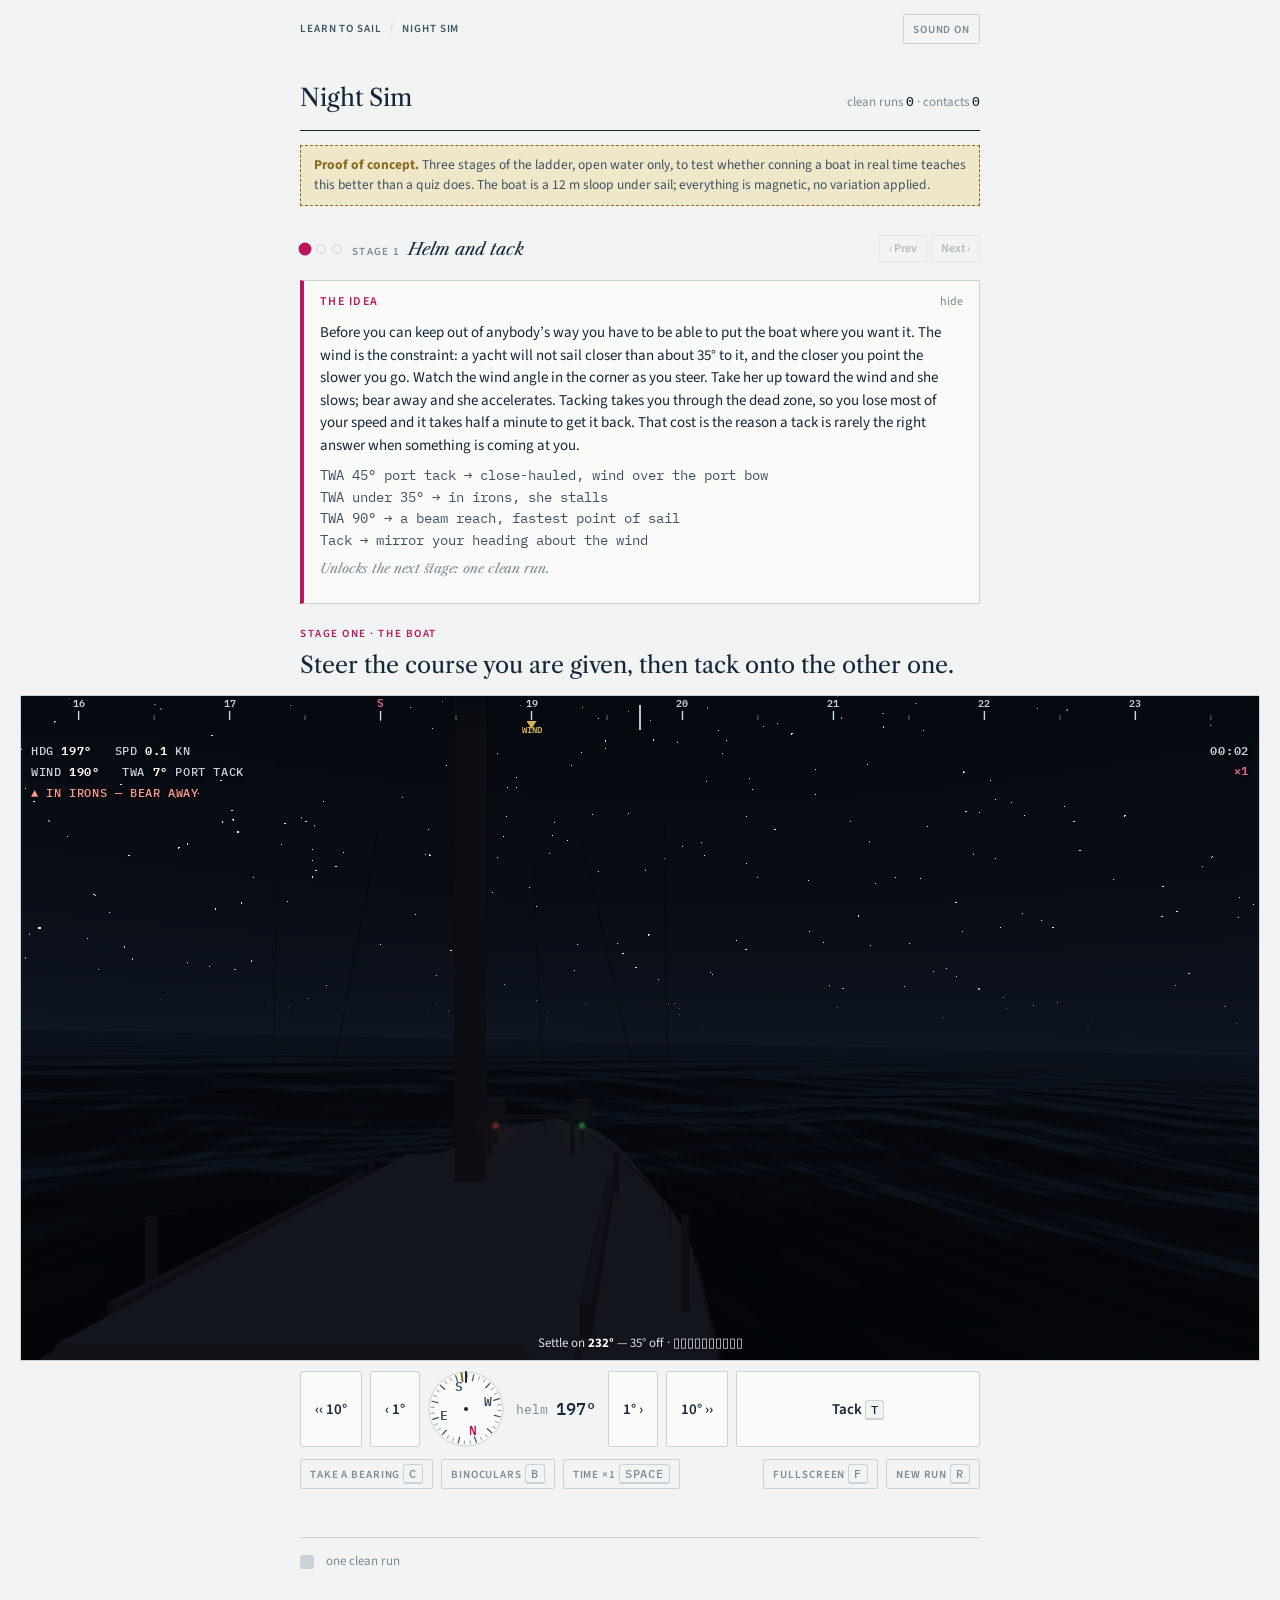
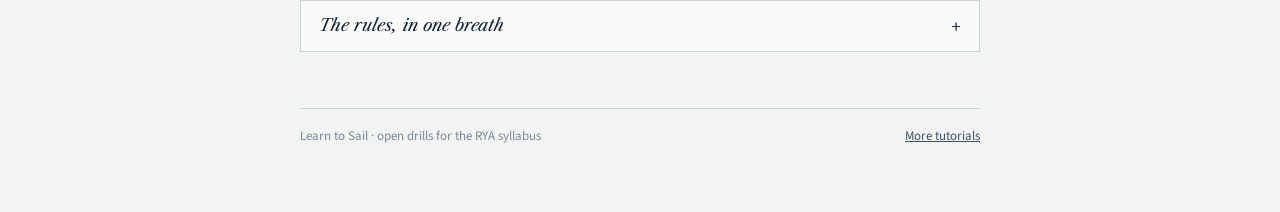
<file: tutorials/night-sim/index.html>
<!doctype html>
<html lang="en">
<head>
<meta charset="utf-8">
<meta name="viewport" content="width=device-width, initial-scale=1">
<meta name="color-scheme" content="light dark">
<title>Night Sim · Learn to Sail</title>
<meta name="description" content="Conn a sailing yacht at night in real time. Feel the no-go zone, take repeated bearings on a light to find a steady bearing, and keep clear of a starboard-tack boat before she is close enough to hit you.">
<link rel="preconnect" href="https://fonts.googleapis.com"><link rel="stylesheet" href="https://fonts.googleapis.com/css2?family=Libre+Caslon+Text:ital,wght@0,400;0,700;1,400&family=Source+Sans+3:wght@400;600&family=IBM+Plex+Mono:wght@400;500;600&display=swap">
<link rel="stylesheet" href="../../shared/site.css">
<style>
.col{max-width:680px;margin:0 auto}
.tut-head{padding-block:22px 14px;border-bottom:1.5px solid var(--ink);display:flex;justify-content:space-between;align-items:baseline;gap:12px;flex-wrap:wrap}
.tut-head h1{font-family:"Libre Caslon Text",Georgia,serif;font-weight:400;font-size:24px;margin:0}
.tut-head .streak{font-size:13px;color:var(--ink-3)}
.tut-head .streak b{font-family:"IBM Plex Mono",monospace;font-weight:500;color:var(--ink)}
.poc{margin-top:14px;border:1px dashed var(--brass);color:var(--ink-2);background:var(--brass-soft);padding:9px 13px;font-size:13.5px}
.poc b{color:var(--brass)}
.stepper{display:flex;align-items:center;gap:10px;padding-block:16px 4px;flex-wrap:wrap}
.stepper .dots{display:flex;gap:6px;align-items:center}
.stepper .dot{width:10px;height:10px;border-radius:50%;border:1.5px solid var(--ink-3);background:transparent;padding:0;cursor:pointer}
.stepper .dot.done{background:var(--good);border-color:var(--good)}
.stepper .dot.now{background:var(--magenta);border-color:var(--magenta);transform:scale(1.3)}
.stepper .dot.locked{border-color:var(--rule);cursor:not-allowed}
.stepper .name{font:italic 400 17px "Libre Caslon Text",Georgia,serif}
.stepper .name small{font:600 11px "Source Sans 3",sans-serif;letter-spacing:.12em;text-transform:uppercase;color:var(--ink-3);margin-right:8px;font-style:normal}
.stepper .nav{margin-left:auto;display:flex;gap:4px}
.stepper .nav button{font:600 12px "Source Sans 3",sans-serif;border:1px solid var(--rule);background:transparent;color:var(--ink-2);padding:4px 9px;cursor:pointer;border-radius:2px}
.stepper .nav button:disabled{opacity:.35;cursor:default}
.concept{border:1px solid var(--rule);border-left:4px solid var(--magenta);background:var(--paper);margin-top:14px}
.concept summary{list-style:none;cursor:pointer;padding:12px 16px;font:600 12px "Source Sans 3",sans-serif;letter-spacing:.12em;text-transform:uppercase;color:var(--magenta);display:flex;justify-content:space-between}
.concept summary::after{content:"show";font-weight:400;letter-spacing:0;text-transform:none;color:var(--ink-3)}
.concept[open] summary::after{content:"hide"}
.concept .body{padding:0 16px 16px;font-size:15px}
.concept p{margin:0 0 8px;max-width:42em}
.concept .ex{font-family:"IBM Plex Mono",monospace;font-size:13.5px;line-height:1.6;color:var(--ink-2);white-space:pre-line}
.concept .gate{font-size:13px;color:var(--ink-3);font-style:italic;font-family:"Libre Caslon Text",serif}
.q{margin-top:22px}
.qhead{display:flex;justify-content:space-between;align-items:baseline;gap:12px;flex-wrap:wrap}
.qtype{font-size:11px;letter-spacing:.14em;text-transform:uppercase;color:var(--magenta);font-weight:600}
.prompt{font-family:"Libre Caslon Text",Georgia,serif;font-size:clamp(19px,3vw,23px);line-height:1.35;margin:8px 0 14px;text-wrap:balance}
.scene{position:relative;margin-bottom:10px;border:1px solid var(--rule);background:#060b14;aspect-ratio:16/9;max-height:440px;overflow:hidden;border-radius:2px}
@media (min-width:900px){.scene{--w:calc(100vw - 40px);width:var(--w);margin-left:calc((680px - var(--w))/2);max-height:min(74vh,960px)}}
.q:fullscreen{overflow:auto;background:var(--paper);color:var(--ink);padding:12px 24px;margin:0}
.q:fullscreen .scene{width:auto;margin-left:0;max-height:none;aspect-ratio:auto;height:66vh}
.q:fullscreen .prompt{max-width:40em}
.scene canvas{width:100%;height:100%;display:block;cursor:grab}
.scene canvas:active{cursor:grabbing}
.hud{position:absolute;left:10px;top:44px;font:500 12px/1.75 "IBM Plex Mono",monospace;letter-spacing:.05em;color:#c7d2dc;text-shadow:0 1px 3px #000;pointer-events:none;text-transform:uppercase;white-space:pre}
.hud b{color:#fff;font-weight:600}
.hud .warn{color:#ff9c8e}
.clock{position:absolute;right:10px;top:44px;font:600 12px "IBM Plex Mono",monospace;letter-spacing:.06em;color:#c7d2dc;text-shadow:0 1px 3px #000;pointer-events:none;text-align:right}
.clock .rate{color:#f0669b}
.task{position:absolute;left:10px;right:10px;bottom:8px;font:13px "Source Sans 3",sans-serif;color:#dbe4ea;text-shadow:0 1px 3px #000;pointer-events:none;text-align:center}
.task b{color:#fff}
/* beats the .scene canvas rule that stretches the scene canvas to fill */
.scene canvas.tape{position:absolute;left:0;right:0;top:0;height:38px;width:100%;pointer-events:none;cursor:default}
.card{width:76px;height:76px;flex:0 0 auto;align-self:center}
@media (max-width:520px){.card{width:60px;height:60px}}
.nogl[hidden]{display:none}.nogl{position:absolute;inset:0;display:grid;place-items:center;padding:20px;text-align:center;color:#c7d2dc;font-size:15px}
.tools{display:flex;gap:8px;margin-bottom:12px;flex-wrap:wrap;align-items:center}
.tools .spacer{flex:1}
.iconbtn{font:600 11px "Source Sans 3",sans-serif;letter-spacing:.08em;text-transform:uppercase;border:1px solid var(--rule);background:transparent;color:var(--ink-3);padding:5px 9px;cursor:pointer;border-radius:2px;min-height:30px}
.iconbtn.on{border-color:var(--magenta);color:var(--magenta)}
.iconbtn:disabled{opacity:.4;cursor:default}
.helm{display:flex;gap:8px;align-items:stretch;margin-bottom:12px;flex-wrap:wrap}
.helm button{font:600 15px "Source Sans 3",sans-serif;border:1.5px solid var(--rule);background:var(--paper);color:var(--ink);padding:0 14px;min-height:44px;cursor:pointer;border-radius:2px}
.helm button:hover:not(:disabled){border-color:var(--ink-2)}
.helm button:disabled{opacity:.4;cursor:default}
.helm .wide{flex:1;min-width:104px}
.helm .set{font-family:"IBM Plex Mono",monospace;font-size:13px;color:var(--ink-3);display:flex;align-items:center;gap:8px;padding:0 4px}
.helm .set b{font-size:17px;color:var(--ink);font-weight:500}
.blog{border:1px solid var(--rule);background:var(--paper);padding:10px 13px;margin-bottom:12px;font-size:14px}
.blog h4{margin:0 0 6px;font:600 11px "Source Sans 3",sans-serif;letter-spacing:.12em;text-transform:uppercase;color:var(--ink-3)}
.blog .rows{font-family:"IBM Plex Mono",monospace;font-size:14px;line-height:1.65;color:var(--ink-2);font-variant-numeric:tabular-nums}
.blog .rows b{color:var(--ink);font-weight:600}
.blog .rows i{color:var(--magenta);font-style:normal}
.blog .none{color:var(--ink-3);font-style:italic;font-family:"Libre Caslon Text",serif}
.chips{display:flex;flex-wrap:wrap;gap:8px}
.chip{font:600 14px "Source Sans 3",sans-serif;padding:10px 14px;border:1.5px solid var(--rule);background:var(--paper);color:var(--ink);cursor:pointer;border-radius:22px;min-height:44px;display:flex;align-items:center;gap:8px;text-align:left}
.chip:hover:not(:disabled){border-color:var(--ink-2)}
.chip:disabled{cursor:default;opacity:.7}
.chip.picked{border-color:var(--good);background:var(--good-soft);opacity:1}
.chip.wrong{border-color:var(--bad);background:var(--bad-soft);animation:shake .3s;opacity:1}
.chip kbd{opacity:.7}
@keyframes shake{25%{transform:translateX(-4px)}75%{transform:translateX(4px)}}
.actions{display:flex;gap:10px;margin-top:14px;flex-wrap:wrap}
.btn{font:600 15px "Source Sans 3",sans-serif;padding:0 18px;border:1.5px solid var(--ink);background:var(--ink);color:var(--paper);cursor:pointer;border-radius:2px;min-height:44px}
.btn.ghost{background:transparent;color:var(--ink)}
button:focus-visible{outline:2px solid var(--focus);outline-offset:2px}
.feedback{margin-top:18px;padding:14px 16px;border-left:4px solid var(--rule);background:var(--paper);display:none}
.feedback.show{display:block}
.feedback.ok{border-color:var(--good);background:var(--good-soft)}
.feedback.no{border-color:var(--bad);background:var(--bad-soft)}
.feedback h3{margin:0 0 8px;font:700 15px "Source Sans 3",sans-serif}
.feedback p{margin:6px 0 0;font-size:15px;max-width:44em}
.feedback .rule{font-size:13px;color:var(--ink-2);margin-top:8px;font-style:italic}
.axes{margin:10px 0 0;padding:0;list-style:none;font-family:"IBM Plex Mono",monospace;font-size:13.5px;line-height:1.6}
.axes li{display:grid;grid-template-columns:18px 108px 1fr;gap:8px;padding:3px 0;align-items:baseline}
.axes li .m{font-weight:600}
.axes li.y .m{color:var(--good)}.axes li.n .m{color:var(--bad)}
.axes li .why{grid-column:2/4;font-family:"Source Sans 3",sans-serif;font-size:14px;color:var(--ink-2);padding-bottom:4px}
.progress{display:flex;align-items:center;gap:12px;margin-top:22px;padding-top:14px;border-top:1px solid var(--rule);font-size:13px;color:var(--ink-3);flex-wrap:wrap}
.progress .last{display:flex;gap:5px}
.progress .last i{width:14px;height:14px;border-radius:3px;background:var(--rule);display:block}
.progress .last i.y{background:var(--good)}.progress .last i.n{background:var(--bad)}
.progress .cleared{color:var(--good);font-weight:600}
.more{margin-top:28px;background:var(--paper);border:1px solid var(--rule)}
.more summary{cursor:pointer;padding:14px 18px;font:italic 400 17px "Libre Caslon Text",Georgia,serif;list-style:none;display:flex;justify-content:space-between}
.more summary::after{content:"+";font-style:normal;font-family:"IBM Plex Mono",monospace}
.more[open] summary::after{content:"−"}
.more .body{padding:0 18px 18px;font-size:15px}
.more h4{margin:14px 0 4px;font:600 12px "Source Sans 3",sans-serif;letter-spacing:.12em;text-transform:uppercase;color:var(--magenta)}
.more p{margin:0 0 6px;max-width:42em}
kbd{font:500 12px "IBM Plex Mono",monospace;border:1px solid var(--rule);border-bottom-width:2px;padding:1px 5px;border-radius:3px;background:var(--ground)}
.pop{position:fixed;left:50%;top:18px;transform:translate(-50%,-8px);font-family:"Libre Caslon Text",serif;font-style:italic;color:var(--paper);background:var(--magenta);font-size:15px;opacity:0;transition:all .4s;pointer-events:none;padding:6px 14px;border-radius:2px;z-index:9}
.pop.show{opacity:1;transform:translate(-50%,0)}
[hidden]{display:none!important}
@media (prefers-reduced-motion:reduce){*{transition:none!important;animation:none!important}}
</style>
</head>
<body>
<div class="pop" id="pop"></div>
<div class="col">
<nav class="site-nav"><div class="crumb"><a href="../../">Learn to Sail</a><span>/</span><a href="./" aria-current="page">Night Sim</a></div><button class="iconbtn" id="mute" type="button" aria-pressed="false">Sound on</button></nav>

<header class="tut-head">
  <h1>Night Sim</h1>
  <span class="streak">clean runs <b id="clean">0</b> · contacts <b id="hits">0</b></span>
</header>

<p class="poc"><b>Proof of concept.</b> Three stages of the ladder, open water only, to test whether conning a boat in real time teaches this better than a quiz does. The boat is a 12&nbsp;m sloop under sail; everything is magnetic, no variation applied.</p>

<div class="stepper" id="stepper"></div>

<details class="concept" id="concept">
  <summary>The idea</summary>
  <div class="body" id="conceptBody"></div>
</details>

<section class="q" id="qsec" aria-label="Simulator">
  <div class="qhead"><span class="qtype" id="qtype"></span></div>
  <p class="prompt" id="prompt"></p>
  <div class="scene" id="scene" role="img" aria-label="View from the cockpit at night">
    <canvas id="gl"></canvas>
    <div class="hud" id="hud"></div>
    <div class="clock" id="clock"></div>
    <canvas class="tape" id="tape"></canvas>
    <div class="task" id="task"></div>
    <div class="nogl" id="nogl" hidden>This simulator needs WebGL, which your browser has switched off. The question-and-answer version of this material lives in <a href="../night-watch/">Night Watch</a>.</div>
  </div>
  <div class="helm" id="helmrow">
    <button type="button" id="pt10" title="Ten degrees to port">‹‹ 10°</button>
    <button type="button" id="pt1" title="One degree to port">‹ 1°</button>
    <canvas class="card" id="card" aria-hidden="true" title="Steering compass. The card swings with north; the lubber line at the top is the boat's head. Magenta pin: ordered helm. Brass pin: where the wind is from."></canvas>
    <span class="set">helm <b id="helmset">000°</b></span>
    <button type="button" id="sb1" title="One degree to starboard">1° ›</button>
    <button type="button" id="sb10" title="Ten degrees to starboard">10° ››</button>
    <button type="button" class="wide" id="tack">Tack <kbd>T</kbd></button>
  </div>
  <div class="tools">
    <button class="iconbtn" id="bear" type="button">Take a bearing <kbd>C</kbd></button>
    <button class="iconbtn" id="binos" type="button" aria-pressed="false">Binoculars <kbd>B</kbd></button>
    <button class="iconbtn" id="rate" type="button">Time ×1 <kbd>Space</kbd></button>
    <span class="spacer"></span>
    <button class="iconbtn" id="full" type="button">Fullscreen <kbd>F</kbd></button>
    <button class="iconbtn" id="restart" type="button">New run <kbd>R</kbd></button>
  </div>
  <div class="blog" id="blog" hidden>
    <h4>Hand bearing compass</h4>
    <div class="rows" id="bearings"></div>
  </div>
  <div class="chips" id="chips" role="group" aria-label="Answers"></div>
  <div class="actions">
    <button class="btn" type="button" id="next" hidden>Next ›</button>
  </div>
  <div class="feedback" id="fb" aria-live="polite"></div>
  <div class="progress" id="progress"></div>
</section>

<details class="more">
  <summary>The rules, in one breath</summary>
  <div class="body">
    <h4>Sailing · no-go zone</h4>
    <p>A yacht cannot sail closer than about 35–40° to the true wind. Inside that she stalls, in irons. To get upwind you beat: close-hauled on one tack, then through the eye of the wind onto the other. <strong>Tacking costs you speed and thirty seconds</strong>, which is why it is never a reflex answer to a collision risk.</p>
    <h4>Risk of collision · Rule 7</h4>
    <p>Take her bearing with the hand bearing compass, wait, take it again, at least three times. <strong>A bearing that does not change while the range closes means you will hit her.</strong> Drawing forward, toward your bow: she passes ahead. Drawing aft: she passes astern. Two bearings can lie; three rarely do.</p>
    <h4>Sailing vessel against sailing vessel · Rule 12</h4>
    <p>Different tacks: <strong>the port-tack boat keeps clear</strong>. Same tack: the windward boat keeps clear. If you are on port tack and cannot tell which tack she is on, assume she is on starboard and keep clear. You are on the tack opposite to the side your mainsail is on — wind on your port side is port tack.</p>
    <h4>Action to avoid collision · Rule 8</h4>
    <p>Any alteration must be <strong>positive, made in good time, and large enough to be obvious</strong> to the other vessel, by eye or on her radar. A succession of small alterations is the classic mistake: the bearing barely changes and she cannot read what you are doing. Pass at a safe distance and check that it is working until she is finally past and clear.</p>
    <h4>On port tack, bear away</h4>
    <p>The standard answer is to <strong>bear away and pass astern of her</strong>. You turn away from the wind, which speeds you up, opens the range fast, and shows her your stern — an unmistakable signal. Tacking away is legal but slow, and tacking across her bow is how people get hit.</p>
    <h4>Keys</h4>
    <p><kbd>←</kbd>/<kbd>→</kbd> helm one degree, with <kbd>Shift</kbd> ten. <kbd>T</kbd> tack, <kbd>C</kbd> take a bearing, <kbd>B</kbd> binoculars, <kbd>Space</kbd> change time rate, <kbd>,</kbd>/<kbd>.</kbd> look round the horizon, <kbd>0</kbd> look forward, <kbd>R</kbd> new run, <kbd>Enter</kbd> continue, <kbd>F</kbd> fullscreen. <kbd>Alt</kbd>+<kbd>←</kbd>/<kbd>→</kbd> change stage. Progress is saved in this browser.</p>
  </div>
</details>

<footer class="site-foot"><span>Learn to Sail · open drills for the RYA syllabus</span><a href="../../">More tutorials</a></footer>
</div>

<script>
(() => {
const $ = id => document.getElementById(id);
const norm = d => ((d % 360) + 360) % 360;
const sgnAng = d => ((d % 360) + 540) % 360 - 180;          // -180..180
const rnd = (a,b) => a + Math.floor(Math.random()*(b-a+1));
const rndf = (a,b) => a + Math.random()*(b-a);
const pick = a => a[rnd(0,a.length-1)];
const rad = d => d * Math.PI/180;
const clamp = (x,a,b) => Math.max(a, Math.min(b, x));
const KN = 0.5144;                                          // knots to m/s
const NM = 1852;
const fmtB = b => String(Math.round(norm(b))).padStart(3,'0') + '°';
const fmtR = m => m >= 300 ? (m/NM).toFixed(2) + ' nm' : Math.round(m) + ' m';
const mmss = s => `${String(Math.floor(s/60)).padStart(2,'0')}:${String(Math.floor(s%60)).padStart(2,'0')}`;
const DEV = new URLSearchParams(location.search);

// ---- persistence
const KEY = 'lts:night-sim:v1';
let store = { stages:{}, clean:0, hits:0, muted:false };
try { store = Object.assign(store, JSON.parse(localStorage.getItem(KEY) || '{}')); } catch(e) {}
const save = () => { try { localStorage.setItem(KEY, JSON.stringify(store)); } catch(e) {} };

// ---- stages
const STAGES = [
  { id:'helm', title:'Helm and tack', type:'Stage one · the boat', gate:'one clean run', need:1, of:1,
    prompt:'Steer the course you are given, then tack onto the other one.',
    intro:'Before you can keep out of anybody’s way you have to be able to put the boat where you want it. The wind is the constraint: a yacht will not sail closer than about 35° to it, and the closer you point the slower you go. Watch the wind angle in the corner as you steer. Take her up toward the wind and she slows; bear away and she accelerates. Tacking takes you through the dead zone, so you lose most of your speed and it takes half a minute to get it back. That cost is the reason a tack is rarely the right answer when something is coming at you.',
    ex:'TWA 45° port tack   → close-hauled, wind over the port bow\nTWA under 35°       → in irons, she stalls\nTWA 90°             → a beam reach, fastest point of sail\nTack                → mirror your heading about the wind' },
  { id:'bearing', title:'Steady bearing', type:'Stage two · risk of collision', gate:'3 of your last 4', need:3, of:4,
    prompt:'A light is out there. Hold your course, take her bearing three or four times, and say what she is going to do.',
    intro:'You cannot see range at night, and you cannot see her course. All you have is a bearing and how it changes. Hold your own course steady — a bearing taken from a turning boat tells you nothing — and use the hand bearing compass every minute or so. If the bearing stays the same while she gets brighter and bigger, you are on a collision course. If it draws forward, toward your bow, she is going to pass ahead of you. If it draws aft, she passes astern. Speed the clock up between bearings; it drops back to real time when she gets close.',
    ex:'047° · 047° · 046° · 047°   → steady: you will hit her\n047° · 041° · 035°          → drawing forward: she passes ahead\n047° · 053° · 060°          → drawing aft: she passes astern' },
  { id:'giveway', title:'Port tack gives way', type:'Stage three · the conn', gate:'3 clean of your last 4', need:3, of:4,
    prompt:'You are close-hauled on port tack. Somewhere out there is another yacht. Find her, work out whether she matters, and keep clear of her.',
    intro:'Sidelights and a sternlight with no masthead light above them: another sailing vessel. Rule 12 decides between you — on different tacks, the port-tack boat keeps clear, and you are on port. Seeing her red light means you are looking at her port side, so the wind is on her starboard side: she is on starboard tack, she stands on, and she will not move. The standard answer is to bear away and pass astern of her. Turning away from the wind speeds you up, opens the range quickly, and shows her your stern so she can read your intention. Make it early and make it big: Rule 8 wants an alteration large enough to be obvious, not a nibble.',
    ex:'She shows red      → her port side → starboard tack → she stands on\nBear away (starboard) → speed up, pass astern → right\nA 15° nibble        → bearing barely changes → Rule 8(b) says no\nTack away           → slow, and you may cross her bow → no' },
];
for (const st of STAGES) store.stages[st.id] ??= { recent:[], done:false };

// ---- audio
let actx = null;
const ctx = () => { actx ??= new (window.AudioContext || window.webkitAudioContext)(); if (actx.state === 'suspended') actx.resume(); return actx; };
for (const ev of ['pointerdown','keydown']) addEventListener(ev, () => { if (actx && actx.state === 'suspended') actx.resume(); }, { passive:true });
function tone(seq){
  if (store.muted) return;
  try { const a = ctx(); let t = a.currentTime;
    for (const [f, d, type] of seq) { const o = a.createOscillator(), g = a.createGain();
      o.type = type || 'sine'; o.frequency.value = f;
      g.gain.setValueAtTime(0.0001, t); g.gain.exponentialRampToValueAtTime(0.16, t + 0.01); g.gain.exponentialRampToValueAtTime(0.0001, t + d);
      o.connect(g).connect(a.destination); o.start(t); o.stop(t + d); t += d * 0.8; }
  } catch(e) {}
}
const ding = () => tone([[1568,.3],[2093,.45]]);
const thud = () => tone([[110,.25,'triangle'],[82,.35,'triangle']]);
const fanfare = () => tone([[784,.18],[988,.18],[1175,.18],[1568,.5]]);
const clack = () => tone([[320,.07,'square'],[240,.09,'square']]);
// five short blasts: Rule 34(d), "I do not understand your intentions"
function horn(n, pan = 0){
  if (store.muted) return;
  try { const a = ctx(); let t = a.currentTime + .05;
    const out = a.createGain(); out.gain.value = .9;
    const lp = a.createBiquadFilter(); lp.type = 'lowpass'; lp.frequency.value = 1300;
    if (a.createStereoPanner) { const p = a.createStereoPanner(); p.pan.value = clamp(pan,-1,1); out.connect(p).connect(a.destination); } else out.connect(a.destination);
    lp.connect(out);
    for (let i = 0; i < n; i++) { for (const det of [0,1.7]) { const o = a.createOscillator(), g = a.createGain();
        o.type = 'sawtooth'; o.frequency.value = 430 + det;
        g.gain.setValueAtTime(0.0001, t); g.gain.linearRampToValueAtTime(.1, t + .07); g.gain.setValueAtTime(.1, t + .88); g.gain.linearRampToValueAtTime(0.0001, t + 1);
        o.connect(g).connect(lp); o.start(t); o.stop(t + 1.05); } t += 1.3; }
  } catch(e) {}
}

// ---- vessels. lights: [colour, arc kind, along (-.5 stern .. .5 bow of L), height m, across m (+stbd)]
const SIDES = (B, h, z = .12) => [['g','sg', z, h, B*.48], ['r','sr', z, h, -B*.48]];
const STERN = h => [['w','st', -.49, h, 0]];
const M = {
  yacht:   { L:12, B:3.8, F:1.05, house:[.02,4.4,.5], sail:true, mast:[.1,16], flare:.32 },
  coaster: { L:38, B:8, F:2.6, house:[-.3,8,6] },
  ship:    { L:120, B:18, F:6, house:[-.36,16,12] },
};
const V = {
  sail:    { name:'Sailing vessel', model:'yacht', lights:() => [...SIDES(1.3, 1.75, .44), ...STERN(1.2)] },
  power:   { name:'Power-driven vessel under 50 m', model:'coaster', lights:() => [['w','mh', .22, 13, 0], ...SIDES(8, 5, -.3), ...STERN(4)] },
  power50: { name:'Power-driven vessel, 50 m or more', model:'ship', lights:() => [['w','mh', .28, 20, 0], ['w','mh', -.06, 29, 0], ...SIDES(18, 9, -.36), ...STERN(7)] },
};
const LCOL = { r:[1,.22,.14], g:[.25,1,.42], w:[1,.86,.6], win:[1,.78,.48] };
const LSIZE = { mh:1.4, ar:1.1, sg:1.05, sr:1.05, st:.95, win:.55 };

// ---- WebGL
const cv = $('gl');
let gl = null;
try { gl = cv.getContext('webgl', { antialias:true, alpha:false, powerPreference:'low-power' }); } catch(e) {}
if (!gl) { $('nogl').hidden = false; $('hud').hidden = true; $('clock').hidden = true; }

function prog(vs, fs){
  const sh = (t, s) => { const o = gl.createShader(t); gl.shaderSource(o, s); gl.compileShader(o); if (!gl.getShaderParameter(o, gl.COMPILE_STATUS)) console.error(gl.getShaderInfoLog(o), s); return o; };
  const p = gl.createProgram(); gl.attachShader(p, sh(gl.VERTEX_SHADER, vs)); gl.attachShader(p, sh(gl.FRAGMENT_SHADER, fs)); gl.linkProgram(p);
  if (!gl.getProgramParameter(p, gl.LINK_STATUS)) console.error(gl.getProgramInfoLog(p));
  const u = {}, a = {};
  for (let i = 0; i < gl.getProgramParameter(p, gl.ACTIVE_UNIFORMS); i++) { const n = gl.getActiveUniform(p, i).name.replace('[0]',''); u[n] = gl.getUniformLocation(p, n); }
  for (let i = 0; i < gl.getProgramParameter(p, gl.ACTIVE_ATTRIBUTES); i++) { const n = gl.getActiveAttrib(p, i).name; a[n] = gl.getAttribLocation(p, n); }
  return { p, u, a };
}
const P = '#ifdef GL_FRAGMENT_PRECISION_HIGH\nprecision highp float;\n#else\nprecision mediump float;\n#endif\n';
const SKY = gl && prog(`attribute vec2 p;varying vec2 v;void main(){v=p;gl_Position=vec4(p,.9999,1.);}`,
`${P}varying vec2 v;uniform vec3 uR,uU,uF,uZen,uHor,uMoon;uniform float uTan,uAsp,uT;
float hash(vec3 p){p=fract(p*.3183+.1);p*=17.;return fract(p.x*p.y*p.z*(p.x+p.y+p.z));}
void main(){vec3 d=normalize(uF+uR*v.x*uTan*uAsp+uU*v.y*uTan);float e=max(d.y,0.);vec3 c=mix(uHor,uZen,pow(e,.55));c=mix(c,uHor*1.25,exp(-e*22.)*.7);
vec3 g=floor(d*700.);float h=hash(g);float s=step(.9985,h)*smoothstep(0.,.12,e)*(.85+.15*sin(uT*1.2+h*50.));c+=vec3(s*.9);
float m=max(dot(d,uMoon),0.);c+=vec3(1.,.96,.82)*(smoothstep(.99975,.9999,m)*.9+pow(m,400.)*.3+pow(m,12.)*.04);
if(d.y<0.)c=uHor;gl_FragColor=vec4(c,1.);}`);
// the sea mesh is laid out round our own boat; uRot turns it into world axes, where the waves live.
// A wave shorter than about two grid cells (vertex) or two pixels (fragment) fades out, and the slope it
// would have had goes into the roughness instead, so the far sea turns to sheen rather than shimmering noise.
const SEA = gl && prog(`attribute vec2 p;uniform mat4 uVP;uniform vec2 uRot;uniform vec4 uWa[16],uWb[16];varying vec3 vW;varying vec2 vG;varying float vD;
void main(){float r=length(p);vec2 g=vec2(p.x*uRot.x-p.y*uRot.y,p.x*uRot.y+p.y*uRot.x);float sp=max(r*.1,.2);vec3 d=vec3(0.);
for(int i=0;i<16;i++){vec4 a=uWa[i];float f=1.-smoothstep(.3,.7,a.z*sp/3.1416);float th=a.z*dot(a.xy,g)+uWb[i].x;d.y+=f*a.w*cos(th);d.xz-=f*uWb[i].y*a.xy*sin(th);}
vW=vec3(p.x+d.x*uRot.x+d.z*uRot.y,d.y,p.y-d.x*uRot.y+d.z*uRot.x);vG=g;vD=r;gl_Position=uVP*vec4(vW,1.);}`,
`${P}varying vec3 vW;varying vec2 vG;varying float vD;uniform vec3 uSea,uHor,uZen,uFogC,uEye;uniform float uFogD,uPix,uS2,uGain;uniform vec2 uRot,uHull;
uniform vec4 uWa[16],uWb[16],uL[16];uniform vec3 uLC[16];uniform int uLN;
void main(){vec2 hq=vW.xz/uHull;if(dot(hq,hq)<1.)discard;
vec3 V=uEye-vW;float dist=length(V);V/=dist;float fp=dist*uPix/max(V.y,.03);vec3 n=vec3(0.,1.,0.);float s2=uS2,J=1.;
for(int i=0;i<16;i++){vec4 a=uWa[i];float f=1.-smoothstep(.3,1.,a.z*fp/3.1416);float th=a.z*dot(a.xy,vG)+uWb[i].x;float ak=a.w*a.z,q=uWb[i].y*a.z*cos(th);
n.xz+=f*ak*sin(th)*a.xy;n.y-=f*q;J-=f*q;s2+=(1.-f)*ak*ak*.25;}
n=normalize(vec3(n.x*uRot.x+n.z*uRot.y,n.y,-n.x*uRot.y+n.z*uRot.x));
float nv=max(dot(n,V),.02);vec3 R=reflect(-V,n);vec3 c=mix(uSea,mix(uHor,uZen,pow(max(R.y,0.),.55)),.02+.98*pow(1.-nv,5.));
for(int i=0;i<16;i++){if(i>=uLN)break;vec3 L=normalize(uL[i].xyz-vW);vec3 H=normalize(L+V);float nh=max(dot(n,H),.05),t2=(1.-nh*nh)/(nh*nh);
c+=uLC[i]*uL[i].w*uGain*exp(-t2/(2.*s2))/(25.13*s2*nh*nh*nh*nh*nv)*(.02+.98*pow(1.-max(dot(V,H),0.),5.));}
c+=uHor*smoothstep(.3,-.1,J);
float f=1.-exp(-vD*uFogD);c=mix(c,uFogC,f);gl_FragColor=vec4(c,1.);}`);
const MESH = gl && prog(`attribute vec3 p,n;uniform mat4 uVP,uM;uniform vec3 uEye;varying vec3 vN,vL;varying float vD;
void main(){vec4 w=uM*vec4(p,1.);vN=normalize((uM*vec4(n,0.)).xyz);vL=p;vD=length(w.xyz-uEye);gl_Position=uVP*w;}`,
`${P}varying vec3 vN,vL;varying float vD;uniform vec3 uCol,uSunD,uAmb,uSunC,uFogC;uniform float uFogD;
void main(){vec3 c=uCol;float d=max(dot(normalize(vN),uSunD),0.);c*=uAmb+uSunC*d;float f=1.-exp(-vD*uFogD);gl_FragColor=vec4(mix(c,uFogC,f),1.);}`);
const PTS = gl && prog(`attribute vec3 p,c;attribute float s,k;uniform mat4 uVP;uniform float uHaloV,uPx;varying vec3 vC;varying float vA;
void main(){vec4 cp=uVP*vec4(p,1.);gl_Position=cp;float d=max(cp.w,1.);float px=clamp(2400./d,5.,9.5)*uPx*k;gl_PointSize=px*(1.+uHaloV*7.);vC=c;vA=s;}`,
`${P}varying vec3 vC;varying float vA;uniform float uHalo;
void main(){float d=length(gl_PointCoord-.5)*2.;if(d>1.)discard;float a=uHalo>.5?exp(-d*d*5.)*.13*(1.-d):smoothstep(1.,.25,d)*1.15;gl_FragColor=vec4(vC*a*vA,1.);}`);

const m4 = {
  persp:(fov,a,n,f) => { const t = 1/Math.tan(fov/2), r = 1/(n-f); return [t/a,0,0,0, 0,t,0,0, 0,0,(n+f)*r,-1, 0,0,2*n*f*r,0]; },
  mul:(a,b) => { const o = new Array(16); for (let i = 0; i < 4; i++) for (let j = 0; j < 4; j++) { let s = 0; for (let k = 0; k < 4; k++) s += a[k*4+j]*b[i*4+k]; o[i*4+j] = s; } return o; },
  rotX:a => { const c = Math.cos(a), s = Math.sin(a); return [1,0,0,0, 0,c,s,0, 0,-s,c,0, 0,0,0,1]; },
  rotZ:a => { const c = Math.cos(a), s = Math.sin(a); return [c,s,0,0, -s,c,0,0, 0,0,1,0, 0,0,0,1]; },
  rotY:a => { const c = Math.cos(a), s = Math.sin(a); return [c,0,-s,0, 0,1,0,0, s,0,c,0, 0,0,0,1]; },
  tr:(x,y,z) => [1,0,0,0, 0,1,0,0, 0,0,1,0, x,y,z,1],
  T3:m => [m[0],m[4],m[8],0, m[1],m[5],m[9],0, m[2],m[6],m[10],0, 0,0,0,1],
};

// geometry builder: interleaved position + normal
function builder(){
  const v = [], lv = [];
  const line = (a, b) => { lv.push(a[0],a[1],a[2],0,0,0, b[0],b[1],b[2],0,0,0); };
  const tri = (a,b,c) => { const ux=b[0]-a[0],uy=b[1]-a[1],uz=b[2]-a[2],vx=c[0]-a[0],vy=c[1]-a[1],vz=c[2]-a[2];
    let nx=uy*vz-uz*vy, ny=uz*vx-ux*vz, nz=ux*vy-uy*vx; const l=Math.hypot(nx,ny,nz)||1; nx/=l;ny/=l;nz/=l;
    for (const p of [a,b,c]) v.push(p[0],p[1],p[2],nx,ny,nz); };
  const quad = (a,b,c,d) => { tri(a,b,c); tri(a,c,d); };
  const box = (x,y,z,sx,sy,sz) => { const x0=x-sx/2,x1=x+sx/2,y0=y,y1=y+sy,z0=z-sz/2,z1=z+sz/2;
    quad([x0,y0,z1],[x1,y0,z1],[x1,y1,z1],[x0,y1,z1]); quad([x1,y0,z0],[x0,y0,z0],[x0,y1,z0],[x1,y1,z0]);
    quad([x0,y0,z0],[x0,y0,z1],[x0,y1,z1],[x0,y1,z0]); quad([x1,y0,z1],[x1,y0,z0],[x1,y1,z0],[x1,y1,z1]);
    quad([x0,y1,z1],[x1,y1,z1],[x1,y1,z0],[x0,y1,z0]); };
  const hull = (L, B, F, flare = .06) => { const N = 14, st = [];
    for (let i = 0; i <= N; i++) { const s = i/N; const hb = B/2 * (s < .35 ? .88 + .12*(s/.35) : Math.sqrt(Math.max(0, 1 - Math.pow((s-.35)/.65, 2))));
      const y = F * (1 + .35*Math.pow((s-.45)*2, 2)); st.push({ z:(s-.5)*L, hb:Math.max(hb, .02), y }); }
    const k = 1 - flare;
    for (let i = 0; i < N; i++) { const a = st[i], b = st[i+1];
      quad([-a.hb*k,-.4,a.z],[-b.hb*k,-.4,b.z],[-b.hb,b.y,b.z],[-a.hb,a.y,a.z]); quad([b.hb*k,-.4,b.z],[a.hb*k,-.4,a.z],[a.hb,a.y,a.z],[b.hb,b.y,b.z]);
      quad([-a.hb,a.y,a.z],[-b.hb,b.y,b.z],[b.hb,b.y,b.z],[a.hb,a.y,a.z]); }
    const s0 = st[0]; quad([s0.hb*k,-.4,s0.z],[-s0.hb*k,-.4,s0.z],[-s0.hb,s0.y,s0.z],[s0.hb,s0.y,s0.z]); };
  const yachtHull = (L, B, F) => { const N = 18, prof = [];
    const sec = i => { const s = i/N;
      const hb = B/2 * (s < .12 ? .78 + .22*(s/.12) : s < .55 ? 1 : Math.pow(Math.max(0, 1 - Math.pow((s-.55)/.45, 1.6)), .55));
      const yd = F * (1.0 + .3*Math.pow((s-.4)*1.6, 2)), zc = (s-.5)*L, rake = y => (y/F) * (s > .78 ? (s-.78)/.22*1.1 : s < .1 ? -(.1-s)/.1*.5 : 0);
      const pts = [[hb, yd], [hb*.97, yd*.55], [hb*.8, 0], [hb*.5, -.3], [0, -.5]];
      return pts.map(([x, y]) => [x, y, zc + rake(Math.max(y, 0))]); };
    for (let i = 0; i <= N; i++) prof.push(sec(i));
    for (let i = 0; i < N; i++) { const a = prof[i], b = prof[i+1];
      for (let j = 0; j < 4; j++) for (const sd of [1,-1]) { const p = q => [sd*q[0], q[1], q[2]];
        if (sd > 0) quad(p(a[j]), p(b[j]), p(b[j+1]), p(a[j+1])); else quad(p(b[j]), p(a[j]), p(a[j+1]), p(b[j+1])); }
      quad([-a[0][0],a[0][1],a[0][2]], [-b[0][0],b[0][1],b[0][2]], [b[0][0],b[0][1],b[0][2]], [a[0][0],a[0][1],a[0][2]]); }
    const t = prof[0]; for (let j = 0; j < 4; j++) quad([t[j][0],t[j][1],t[j][2]], [-t[j][0],t[j][1],t[j][2]], [-t[j+1][0],t[j+1][1],t[j+1][2]], [t[j+1][0],t[j+1][1],t[j+1][2]]); };
  const prism = (x, y, z, wb, wt, h, len) => { const z0 = z - len/2, z1 = z + len/2;
    quad([x-wb/2,y,z1],[x+wb/2,y,z1],[x+wt/2,y+h,z1],[x-wt/2,y+h,z1]); quad([x+wb/2,y,z0],[x-wb/2,y,z0],[x-wt/2,y+h,z0],[x+wt/2,y+h,z0]);
    quad([x-wb/2,y,z0],[x-wb/2,y,z1],[x-wt/2,y+h,z1],[x-wt/2,y+h,z0]); quad([x+wb/2,y,z1],[x+wb/2,y,z0],[x+wt/2,y+h,z0],[x+wt/2,y+h,z1]);
    quad([x-wt/2,y+h,z1],[x+wt/2,y+h,z1],[x+wt/2,y+h,z0],[x-wt/2,y+h,z0]); };
  const buf = () => { const b = gl.createBuffer(); gl.bindBuffer(gl.ARRAY_BUFFER, b); gl.bufferData(gl.ARRAY_BUFFER, new Float32Array(v), gl.STATIC_DRAW); return { b, n:v.length/6 }; };
  const lbuf = () => { if (!lv.length) return null; const b = gl.createBuffer(); gl.bindBuffer(gl.ARRAY_BUFFER, b); gl.bufferData(gl.ARRAY_BUFFER, new Float32Array(lv), gl.STATIC_DRAW); return { b, n:lv.length/6, lines:true }; };
  return { tri, quad, box, hull, yachtHull, prism, buf, lbuf, line, v };
}
const meshCache = {};
// variant 'own' drops the boom and sails: from the helm you look past them, and they would fill the screen
function model(type, variant){
  const key = type + ':' + (variant || '');
  if (meshCache[key]) return meshCache[key];
  const d = V[type], m = M[d.model], lights = d.lights();
  const H = builder(), Mst = builder(), S = builder();
  if (m.sail) H.yachtHull(m.L, m.B, m.F); else H.hull(m.L, m.B, m.F, m.flare);
  if (m.house && m.sail) { const [z, len, h] = m.house; H.prism(0, m.F + .05, z*m.L, m.B*.7, m.B*.5, h, len); H.prism(0, m.F + .05, (z - .02)*m.L - len*.62, m.B*.5, m.B*.4, h*.6, len*.25); }
  else if (m.house) { const [z, len, h] = m.house; H.box(0, m.F, z*m.L, m.B*.72, h, len); if (m.L > 50) { H.box(0, m.F + h, z*m.L, m.B*.5, 2.5, len*.5); H.box(0, m.F + h - .35, z*m.L, m.B*.98, .35, Math.min(len*.4, 4)); } }
  const posts = {};
  for (const l of lights.filter(l => l[1] === 'ar' || l[1] === 'mh')) { const k = l[2].toFixed(2); posts[k] = Math.max(posts[k] || 0, l[3]); }
  for (const k in posts) { const along = +k, top = posts[k] - .25, w = m.L > 50 ? .9 : .35; Mst.box(0, 0, along*m.L, w, top, w); }
  const lb = m.L > 50 ? .7 : m.L > 15 ? .45 : .25;
  for (const [, kind, along, h, x] of lights) { if (kind === 'sg' || kind === 'sr') Mst.box(x, h - lb/2, along*m.L, lb, lb, lb*1.4); else Mst.box(x || 0, h - lb/2, along*m.L, lb, lb, lb); }
  if (m.sail) {
    const mz = m.mast[0]*m.L, mh = m.mast[1], F = m.F, L = m.L, hw = m.B/2;
    Mst.box(0, F + .55, .44*L, 1.45, .06, .06); Mst.box(-.62, F, .44*L, .06, .6, .06); Mst.box(.62, F, .44*L, .06, .6, .06);
    Mst.box(0, F + .6, -.47*L, hw*1.6, .06, .06); Mst.box(-hw*.8, F, -.47*L, .06, .65, .06); Mst.box(hw*.8, F, -.47*L, .06, .65, .06);
    const rail = []; for (let i = 0; i <= 4; i++) { const t = i/4, z = (-.42 + .8*t)*L, x = hw*(t < .55 ? .92 : .92 - (t-.55)*1.4); rail.push([x, z]); Mst.box(x, F, z, .05, .62, .05); Mst.box(-x, F, z, .05, .62, .05); }
    for (let i = 0; i < 4; i++) for (const sd of [1,-1]) Mst.line([sd*rail[i][0], F + .6, rail[i][1]], [sd*rail[i+1][0], F + .6, rail[i+1][1]]);
    const [hz, hl, hh] = m.house; for (const sd of [1,-1]) Mst.box(sd*m.B*.31, F + .05 + hh*.5, hz*L, .06, hh*.36, hl*.72);
    Mst.box(0, F, -.25*L, m.B*.6, .3, .06); Mst.box(-m.B*.3, F, -.2*L, .06, .3, .16*L); Mst.box(m.B*.3, F, -.2*L, .06, .3, .16*L);
    Mst.box(0, 0, mz, .22, mh, .22); if (variant !== 'own') Mst.box(-.15, 2.35, mz - 2.2, .16, .16, 4.5);
    Mst.box(0, mh*.55, mz, 3.2, .08, .08);
    Mst.line([0, mh, mz], [0, F + .3, .5*L]); Mst.line([0, mh, mz], [0, F + .4, -.49*L]);
    for (const sd of [1,-1]) { Mst.line([0, mh, mz], [sd*1.6, mh*.55, mz]); Mst.line([sd*1.6, mh*.55, mz], [sd*hw*.9, F, mz]); Mst.line([0, mh*.55, mz], [sd*hw*.9, F, mz + .6]); }
    if (variant !== 'own') {
      const sail = (luff0, luff1, clew, belly) => { const N = 6, K = 5, Pf = (u, w) => {
          const lx = luff0[0] + (luff1[0]-luff0[0])*u, ly = luff0[1] + (luff1[1]-luff0[1])*u, lz = luff0[2] + (luff1[2]-luff0[2])*u;
          const x = lx + (clew[0]-lx)*w*(1-u), y = ly + (clew[1]-ly)*w*(1-u), z = lz + (clew[2]-lz)*w*(1-u);
          return [x + belly*Math.sin(Math.PI*w)*(1-u)*(.3+.7*(1-u)), y, z]; };
        for (let i = 0; i < N; i++) for (let j = 0; j < K; j++) { const u0 = i/N, u1 = (i+1)/N, w0 = j/K, w1 = (j+1)/K; S.quad(Pf(u0,w0), Pf(u0,w1), Pf(u1,w1), Pf(u1,w0)); } };
      sail([0,2.6,mz], [0,mh-.7,mz], [-.35,2.5,mz-4.3], -1.0); sail([0,mh-1.0,mz], [0,F+.5,.5*L], [-1.15,1.5,mz-2.6], -1.5); } }
  const windows = [];
  if (m.house && m.L > 45) { const [z, len, h] = m.house; for (let i = -1; i <= 1; i++) for (const side of [-1,1]) windows.push([side*m.B*.37, m.F + h*.65, z*m.L + i*len*.3]); }
  return meshCache[key] = { hull:H.buf(), mast:Mst.buf(), rig:Mst.lbuf(), sail:S.v.length ? S.buf() : null, m, windows };
}

let seaBuf, skyBuf, ptBuf;
const SEA_R = 96;
if (gl) {
  const s = [], R = SEA_R, K = 80, r = i => 2 * Math.exp(i * 0.096);
  for (let i = 0; i < K; i++) for (let j = 0; j <= R; j++) { const a = j/R*Math.PI*2, r0 = r(i), r1 = r(i+1);
    s.push(r0*Math.cos(a), r0*Math.sin(a), r1*Math.cos(a), r1*Math.sin(a)); }
  seaBuf = gl.createBuffer(); gl.bindBuffer(gl.ARRAY_BUFFER, seaBuf); gl.bufferData(gl.ARRAY_BUFFER, new Float32Array(s), gl.STATIC_DRAW);
  skyBuf = gl.createBuffer(); gl.bindBuffer(gl.ARRAY_BUFFER, skyBuf); gl.bufferData(gl.ARRAY_BUFFER, new Float32Array([-1,-1, 3,-1, -1,3]), gl.STATIC_DRAW);
  ptBuf = gl.createBuffer();
  gl.enable(gl.DEPTH_TEST);
}
const seaStrips = []; if (gl) for (let i = 0; i < 80; i++) seaStrips.push(i * (SEA_R + 1) * 2);
const ENV = { zen:[.008,.012,.028], hor:[.05,.075,.12], sea:[.012,.02,.032], fogD:.00045, amb:[1,1,1], sunC:[.9,.9,1.1], hull:[.016,.02,.028], seaGain:.03 };

// ---- world. x east, z north-negative: heading 000 is -z, matching fwd() below
const fwd = h => [Math.sin(rad(h)), 0, -Math.cos(rad(h))];
const stbd = h => [Math.cos(rad(h)), 0, Math.sin(rad(h))];

// ---- the sea. Spectrum after web-ocean (github.com/Noniv/web-ocean, MIT, © 2026 Maksymilian Dendura): a
// fetch-limited JONSWAP wind sea with Donelan-Banner spreading, plus a narrow swell. Rather than an FFT it is
// sampled into sixteen Gerstner waves, cheap enough that the shader, every hull and the eye ride the same water.
const GRAV = 9.81, NWAVE = 16;
function makeSea({ U, travel, fetch, swellHs, swellLen, swellTravel, chop = 1, seed = 7 }){
  let st = seed >>> 0; const r01 = () => ((st = (st * 1664525 + 1013904223) >>> 0) + .5) / 4294967296;
  const toAng = b => Math.atan2(-Math.cos(rad(b)), Math.sin(rad(b)));   // bearing the waves run toward -> angle in x,z
  const jonswap = (w, wp, al, ga) => { const sg = w <= wp ? .07 : .09, d = (w - wp)/(sg*wp);
    return al*GRAV*GRAV/w**5 * Math.exp(-1.25*(wp/w)**4) * ga ** Math.exp(-.5*d*d); };
  const beta = r => r < .95 ? 2.61*r**1.3 : r < 1.6 ? 2.28*r**-1.3 : 10 ** (-.4 + .8393*Math.exp(-.567*Math.log(r*r)));
  const waves = [];
  const add = (w, ang, a) => { const k = w*w/GRAV; waves.push({ w, k, a, dx:Math.cos(ang), dz:Math.sin(ang), ph:r01()*2*Math.PI,
    qa:Math.min(chop*a, 1/(k*NWAVE)) }); };   // horizontal throw, capped so the summed crests never loop over
  const wp = 22 * Math.cbrt(GRAV*GRAV/(U*fetch)), alpha = .076 * (U*U/(fetch*GRAV)) ** .22;
  const NWIND = 12, lo = .75*wp, hi = 5.5*wp;
  for (let i = 0; i < NWIND; i++) {
    const w0 = lo*(hi/lo)**(i/NWIND), w1 = lo*(hi/lo)**((i+1)/NWIND), w = w0*(w1/w0)**r01(), b = beta(w/wp);
    // a direction drawn from sech²(βθ), so the components spread the way the spectrum says
    const th = Math.atanh((2*r01() - 1) * Math.tanh(b*Math.PI) * .999) / b;
    add(w, toAng(travel) + th, Math.sqrt(2 * jonswap(w, wp, alpha, 3.3) * (w1 - w0)));
  }
  const ws = Math.sqrt(GRAV * 2*Math.PI/swellLen);
  for (let i = 0; i < NWAVE - NWIND; i++) add(ws*(1 + (i - 1.5)*.05), toAng(swellTravel) + (r01() - .5)*.25, Math.sqrt(2*(swellHs/4)**2/(NWAVE - NWIND)));
  // Cox and Munk's mean square slope for a clean sea; whatever the sixteen waves do not carry becomes roughness
  const mss = .003 + .00512*U, carried = waves.reduce((s, v) => s + (v.a*v.k)**2/2, 0);
  const S = { waves, s2:Math.max(mss - carried, .004)/2, Hs:4*Math.sqrt(waves.reduce((s, v) => s + v.a*v.a/2, 0)),
    wa:new Float32Array(NWAVE*4), wb:new Float32Array(NWAVE*4) };
  waves.forEach((v, i) => S.wa.set([v.dx, v.dz, v.k, v.a], i*4));
  // the shader works in metres from our boat; fold her position and the time into each wave's phase here,
  // in double precision, so the GPU never sees a big number
  S.phase = (t, ox, oz) => waves.forEach((v, i) => { S.wb[i*4] = (v.ph - v.w*t + v.k*(v.dx*ox + v.dz*oz)) % (2*Math.PI); S.wb[i*4+1] = v.qa; });
  // Gerstner water moves sideways as well as up, so walk back to the particle that ends up over (x, z)
  S.height = (x, z, t) => { let gx = x, gz = z;
    for (let it = 0; it < 3; it++) { let hx = 0, hz = 0;
      for (const v of waves) { const s = Math.sin(v.k*(v.dx*gx + v.dz*gz) - v.w*t + v.ph); hx -= v.qa*v.dx*s; hz -= v.qa*v.dz*s; }
      gx = x - hx; gz = z - hz; }
    let y = 0; for (const v of waves) y += v.a*Math.cos(v.k*(v.dx*gx + v.dz*gz) - v.w*t + v.ph);
    return y; };
  return S;
}
// a hull averages the water over her length and beam, so a ship shrugs off waves a yacht climbs over, then
// answers as a damped oscillator with her own periods: lagging, overshooting, rolling longer than she pitches
function ride(st, sea, x, z, hdg, L, B, t, dt){
  const f = fwd(hdg), s = stbd(hdg), h = (a, c) => sea.height(x + f[0]*a + s[0]*c, z + f[2]*a + s[2]*c, t);
  const hb = (h(L*.4, 0) + h(L*.2, 0))/2, ha = (h(-L*.4, 0) + h(-L*.2, 0))/2, hm = h(0, 0), hs = h(0, B*.45), hp = h(0, -B*.45);
  const tgt = [(hb + ha + hm + hs + hp)/5, Math.atan2(hb - ha, L*.6), Math.atan2(hs - hp, B*.9)];
  const T = [Math.max(1.6, .55*Math.sqrt(L)), Math.max(1.6, .55*Math.sqrt(L)), Math.max(2.5, 2.2*Math.sqrt(B))], Z = [.35, .35, .2];
  if (!st.q) { st.q = tgt.slice(); st.v = [0, 0, 0]; }
  const n = Math.ceil(dt*60), hdt = dt/n;
  for (let k = 0; k < n; k++) for (let j = 0; j < 3; j++) { const w = 2*Math.PI/T[j];
    st.v[j] += (w*w*(tgt[j] - st.q[j]) - 2*Z[j]*w*st.v[j])*hdt; st.q[j] += st.v[j]*hdt; }
  return st;
}
// her axes after rolling (positive lifts the starboard side) then pitching (positive lifts the bow); local
// x to starboard, y up, z toward the bow
function attM(hdg, x, z, heave, pitch, roll){
  const f = fwd(hdg), s = stbd(hdg), cr = Math.cos(roll), sr = Math.sin(roll), cp = Math.cos(pitch), sp = Math.sin(pitch);
  const s1 = [s[0]*cr, sr, s[2]*cr], u1 = [-s[0]*sr, cr, -s[2]*sr];
  const f1 = [f[0]*cp + u1[0]*sp, u1[1]*sp, f[2]*cp + u1[2]*sp], u2 = [u1[0]*cp - f[0]*sp, u1[1]*cp, u1[2]*cp - f[2]*sp];
  return [...s1, 0, ...u2, 0, ...f1, 0, x, heave, z, 1];
}
const atM = (M, x, y, z) => [M[0]*x + M[4]*y + M[8]*z + M[12], M[1]*x + M[5]*y + M[9]*z + M[13], M[2]*x + M[6]*y + M[10]*z + M[14]];
let ocean = null;
const W = {
  t:0, rate:1, running:false, over:false, windFrom:0,
  own:{ x:0, z:0, hdg:0, helm:0, spd:0 },
  ships:[], look:0, binos:false, blown:false,
};
// one boat, one polar: knots against true wind angle. Flat water, about 14 kn of breeze.
const POLAR = [[0,0],[20,.2],[30,1.4],[35,3.4],[40,4.6],[45,5.2],[50,5.6],[60,6.0],[75,6.4],[90,6.5],[110,6.4],[135,5.7],[150,5.1],[165,4.6],[180,4.3]];
function polar(twa){
  twa = Math.abs(twa);
  for (let i = 1; i < POLAR.length; i++) { const [a0,s0] = POLAR[i-1], [a1,s1] = POLAR[i];
    if (twa <= a1) return s0 + (s1-s0) * (twa-a0)/(a1-a0); }
  return POLAR[POLAR.length-1][1];
}
const twaSigned = hdg => sgnAng(W.windFrom - hdg);          // negative: wind on the port side
const twaOf = hdg => Math.abs(twaSigned(hdg));
const tackOf = hdg => twaSigned(hdg) < 0 ? 'port' : 'starboard';
const heelOf = v => { if (!v.sail) return 0; const t = twaSigned(v.hdg);
  return (t < 0 ? -1 : 1) * rad(17) * Math.sin(rad(clamp(Math.abs(t), 0, 180))) * clamp(v.spd/6, 0, 1.1); };
const HELM_RATE = 8, ACC_UP = .34, ACC_DN = .95;             // deg/s, kn/s

function stepOwn(dt){
  const o = W.own, d = sgnAng(o.helm - o.hdg);
  if (d) o.hdg = norm(o.hdg + clamp(d, -HELM_RATE*dt, HELM_RATE*dt));
  const want = polar(twaOf(o.hdg)), dv = want - o.spd;
  o.spd += clamp(dv, -ACC_DN*dt, ACC_UP*dt);
  const f = fwd(o.hdg); o.x += f[0]*o.spd*KN*dt; o.z += f[2]*o.spd*KN*dt;
}
function stepShip(v, dt){
  if (v.turnTo != null) { const d = sgnAng(v.turnTo - v.hdg);
    if (Math.abs(d) < .4) { v.hdg = v.turnTo; v.turnTo = null; } else v.hdg = norm(v.hdg + Math.sign(d)*Math.min(Math.abs(d), 5*dt)); }
  if (v.sail) { const want = polar(twaOf(v.hdg)); v.spd += clamp(want - v.spd, -ACC_DN*dt, ACC_UP*dt); }
  const f = fwd(v.hdg); v.x += f[0]*v.spd*KN*dt; v.z += f[2]*v.spd*KN*dt;
}
const rangeTo = v => Math.hypot(v.x - W.own.x, v.z - W.own.z);
const bearingTo = v => norm(Math.atan2(v.x - W.own.x, -(v.z - W.own.z)) * 180/Math.PI);
// relative bearing of the eye from her bow, 0..360 clockwise: tells us which of her arcs we are in
const relBearingFrom = v => norm(bearingTo(v) + 180 - v.hdg);
const velOf = v => { const f = fwd(v.hdg); return [f[0]*v.spd*KN, f[2]*v.spd*KN]; };
// closest point of approach if nobody alters from here
function cpaOf(v){
  const o = W.own, r = [v.x-o.x, v.z-o.z], vo = velOf(o), vt = velOf(v), rv = [vt[0]-vo[0], vt[1]-vo[1]];
  const vv = rv[0]*rv[0] + rv[1]*rv[1];
  if (vv < 1e-6) return { t:0, d:Math.hypot(r[0],r[1]), ahead:false };
  const t = -(r[0]*rv[0] + r[1]*rv[1]) / vv;
  const tc = Math.max(t, 0), px = r[0] + rv[0]*tc, pz = r[1] + rv[1]*tc;
  const relB = sgnAng(Math.atan2(px, -pz)*180/Math.PI - o.hdg);
  return { t, d:Math.hypot(px, pz), ahead:Math.abs(relB) < 90 };
}

// ---- arcs and lights (Annex I: full inside the arc, dying within 3° outside, so arcs overlap rather than gap)
function arcVis(kind, rb){
  const inArc = (a0, a1) => { const x = norm(rb - a0), w = norm(a1 - a0); if (x <= w) return 1; return Math.max(0, 1 - Math.min(x - w, 360 - x)/3); };
  if (kind === 'ar') return 1;
  if (kind === 'mh') return inArc(247.5, 112.5);
  if (kind === 'sg') return inArc(0, 112.5);
  if (kind === 'sr') return inArc(247.5, 360);
  return inArc(112.5, 247.5);
}
// e is the ship in eye coordinates: x to starboard, -z ahead, our own bow fixed on screen
function egoLights(e){
  const d = V[e.type], mo = model(e.type, e.variant), rb = norm(Math.atan2(-e.x, e.z)*180/Math.PI - e.hdg), out = [];
  const M = e.M || attM(e.hdg, e.x, e.z, 0, 0, 0);
  for (const [col, kind, along, h, across] of d.lights()) {
    const vis = arcVis(kind, rb); if (!vis) continue;
    const [x, y, z] = atM(M, across, h, along*mo.m.L);
    out.push({ x, y, z, col:LCOL[col], vis:vis*(kind === 'mh' ? 1.1 : kind === 'ar' ? .85 : .95), kind });
  }
  for (const [wx, wy, wz] of mo.windows) { const [x, y, z] = atM(M, wx, wy, wz); out.push({ x, y, z, col:LCOL.win, vis:.2, kind:'win' }); }
  return out;
}
const ARC_NAME = { mh:'masthead light', sg:'green sidelight', sr:'red sidelight', st:'sternlight' };
function seenOf(v){
  const rb = relBearingFrom(v), count = {};
  for (const [col, kind] of V[v.type].lights()) { if (arcVis(kind, rb) < .5) continue;
    const k = ARC_NAME[kind]; count[k] = (count[k] || 0) + 1; }
  return Object.entries(count).map(([k,n]) => n > 1 ? `${n} ${k.replace('light','lights')}` : k).join(', ') || 'nothing at all';
}

function resize(){ const dpr = Math.min(devicePixelRatio || 1, 2), w = Math.round(cv.clientWidth*dpr), h = Math.round(cv.clientHeight*dpr);
  if (cv.width !== w || cv.height !== h) { cv.width = w; cv.height = h; } }

let lastT = 0;
function frame(now){ requestAnimationFrame(frame); if (!gl) return; try { frameInner(now); } catch(e) { console.error(e); } }
function frameInner(now){
  const dt = Math.min(.1, (now - lastT)/1000 || 0); lastT = now;
  W.wall = (W.wall || 0) + dt;
  if (W.running && !W.over) {
    // fixed sim step, so the physics and the scoring never depend on the frame rate
    let acc = dt * W.rate; let guard = 0;
    while (acc > 1e-4 && guard++ < 400) { const h = Math.min(acc, 1/30); acc -= h;
      stepOwn(h); for (const v of W.ships) stepShip(v, h); W.t += h; tick(h); }
  }
  resize();
  const o = W.own, c = Math.cos(rad(o.hdg)), s = Math.sin(rad(o.hdg));
  // the sea follows the true wind of this run, and runs on the wall clock so a faster passage never whips it up
  if (!ocean || ocean.from !== W.windFrom) { ocean = makeSea({ U:7.2, travel:W.windFrom + 180, fetch:30000, swellHs:.4, swellLen:90, swellTravel:W.windFrom + 150 }); ocean.from = W.windFrom; }
  ocean.phase(W.wall, o.x, o.z);
  ride(o.att ||= {}, ocean, o.x, o.z, o.hdg, M.yacht.L, M.yacht.B, W.wall, dt);
  for (const v of W.ships) { const m = model(v.type, v.variant).m; ride(v.att ||= {}, ocean, v.x, v.z, v.hdg, m.L, m.B, W.wall, dt); }
  const ego = v => { const e = { ...v, x:(v.x-o.x)*c + (v.z-o.z)*s, z:-(v.x-o.x)*s + (v.z-o.z)*c, hdg:norm(v.hdg - o.hdg) };
    e.M = attM(e.hdg, e.x, e.z, v.att.q[0], v.att.q[1], v.att.q[2] + heelOf(v)); return e; };
  const ships = W.ships.map(ego);
  const asp = cv.width/cv.height, fov = rad(W.binos ? 9 : 50);
  // she heels to leeward and rides the waves; the eye is bolted to her cockpit, at the helm on the starboard side
  const Mo = attM(0, 0, 0, o.att.q[0], o.att.q[1], o.att.q[2] + heelOf({ ...o, sail:true }));
  const eye = atM(Mo, 1.45, 2.9, -4.9);
  const Rc = m4.mul([Mo[0],Mo[1],Mo[2],0, Mo[4],Mo[5],Mo[6],0, -Mo[8],-Mo[9],-Mo[10],0, 0,0,0,1], m4.rotY(-rad(W.look)));
  const view = m4.mul(m4.T3(Rc), m4.tr(-eye[0], -eye[1], -eye[2]));
  const VP = m4.mul(m4.persp(fov, asp, .5, 8000), view);
  gl.viewport(0, 0, cv.width, cv.height);
  gl.clear(gl.COLOR_BUFFER_BIT | gl.DEPTH_BUFFER_BIT);
  gl.disable(gl.DEPTH_TEST); gl.useProgram(SKY.p);
  gl.bindBuffer(gl.ARRAY_BUFFER, skyBuf); gl.enableVertexAttribArray(SKY.a.p); gl.vertexAttribPointer(SKY.a.p, 2, gl.FLOAT, false, 0, 0);
  gl.uniform3f(SKY.u.uR, Rc[0], Rc[1], Rc[2]); gl.uniform3f(SKY.u.uU, Rc[4], Rc[5], Rc[6]); gl.uniform3f(SKY.u.uF, -Rc[8], -Rc[9], -Rc[10]);
  gl.uniform1f(SKY.u.uTan, Math.tan(fov/2)); gl.uniform1f(SKY.u.uAsp, asp); gl.uniform1f(SKY.u.uT, W.wall);
  gl.uniform3fv(SKY.u.uZen, ENV.zen); gl.uniform3fv(SKY.u.uHor, ENV.hor);
  const mb = rad(norm(-o.hdg - 40)); gl.uniform3f(SKY.u.uMoon, Math.sin(mb)*.82, .28, -Math.cos(mb)*.82);
  gl.drawArrays(gl.TRIANGLES, 0, 3);
  gl.enable(gl.DEPTH_TEST);
  const fogA = d => Math.exp(-d * ENV.fogD * .8);
  const lights = [];
  for (const e of ships) for (const l of egoLights(e)) { l.vis *= fogA(Math.hypot(l.x, l.z)); if (l.vis > .01) lights.push(l); }
  const ownL = (x, y, z, col, kind) => { const [px, py, pz] = atM(Mo, x, y, z); return { x:px, y:py, z:pz, col, vis:.3, own:true, kind }; };
  lights.push(ownL(-.62, 1.5, 5.3, LCOL.r, 'sr'), ownL(.62, 1.5, 5.3, LCOL.g, 'sg'));
  const uL = [], uLC = []; let ln = 0;
  uL.push(Math.sin(mb)*2600, 890, -Math.cos(mb)*2600, .6); uLC.push(.6,.58,.5); ln++;
  for (const l of lights) { if (ln >= 16) break; if (l.own || l.kind === 'win') continue;
    uL.push(l.x, l.y, l.z, l.vis*.55*(l.kind === 'mh' ? 1.3 : 1)); uLC.push(...l.col); ln++; }
  gl.useProgram(SEA.p);
  gl.bindBuffer(gl.ARRAY_BUFFER, seaBuf); gl.enableVertexAttribArray(SEA.a.p); gl.vertexAttribPointer(SEA.a.p, 2, gl.FLOAT, false, 0, 0);
  gl.uniformMatrix4fv(SEA.u.uVP, false, VP); gl.uniform2f(SEA.u.uRot, c, s); gl.uniform4fv(SEA.u.uWa, ocean.wa); gl.uniform4fv(SEA.u.uWb, ocean.wb);
  gl.uniform1f(SEA.u.uS2, ocean.s2); gl.uniform1f(SEA.u.uGain, ENV.seaGain); gl.uniform1f(SEA.u.uPix, 2*Math.tan(fov/2)/cv.height);
  gl.uniform2f(SEA.u.uHull, 1.6, 5.4); gl.uniform3fv(SEA.u.uZen, ENV.zen);
  gl.uniform3fv(SEA.u.uSea, ENV.sea); gl.uniform3fv(SEA.u.uHor, ENV.hor); gl.uniform3fv(SEA.u.uFogC, ENV.hor); gl.uniform3fv(SEA.u.uEye, eye);
  gl.uniform1f(SEA.u.uFogD, ENV.fogD); gl.uniform1i(SEA.u.uLN, ln);
  if (ln) { gl.uniform4fv(SEA.u.uL, uL); gl.uniform3fv(SEA.u.uLC, uLC); }
  for (const off of seaStrips) gl.drawArrays(gl.TRIANGLE_STRIP, off, (SEA_R + 1)*2);
  gl.useProgram(MESH.p);
  gl.uniformMatrix4fv(MESH.u.uVP, false, VP); gl.uniform3fv(MESH.u.uEye, eye); gl.uniform3fv(MESH.u.uFogC, ENV.hor); gl.uniform1f(MESH.u.uFogD, ENV.fogD);
  gl.uniform3f(MESH.u.uSunD, .4, .8, .45); gl.uniform3fv(MESH.u.uAmb, ENV.amb); gl.uniform3fv(MESH.u.uSunC, ENV.sunC);
  const drawMesh = (mesh, col) => { if (!mesh) return; gl.uniform3fv(MESH.u.uCol, col);
    gl.bindBuffer(gl.ARRAY_BUFFER, mesh.b); gl.enableVertexAttribArray(MESH.a.p); gl.vertexAttribPointer(MESH.a.p, 3, gl.FLOAT, false, 24, 0);
    gl.enableVertexAttribArray(MESH.a.n); gl.vertexAttribPointer(MESH.a.n, 3, gl.FLOAT, false, 24, 12);
    gl.drawArrays(mesh.lines ? gl.LINES : gl.TRIANGLES, 0, mesh.n); };
  for (const e of ships) {
    const mo = model(e.type, e.variant);
    gl.uniformMatrix4fv(MESH.u.uM, false, e.M);
    drawMesh(mo.hull, ENV.hull); drawMesh(mo.mast, ENV.hull); drawMesh(mo.rig, ENV.hull); drawMesh(mo.sail, [.03,.035,.045]);
  }
  const drawLights = ls => {
    if (!ls.length) return;
    const arr = new Float32Array(ls.length * 8);
    ls.forEach((l, i) => { const tw = .92 + .08*Math.sin(W.wall*7 + i*3.1); arr.set([l.x, l.y, l.z, ...l.col, l.vis*tw, LSIZE[l.kind] || 1], i*8); });
    gl.useProgram(PTS.p); gl.depthMask(false); gl.disable(gl.DEPTH_TEST); gl.enable(gl.BLEND); gl.blendFunc(gl.ONE, gl.ONE);
    gl.bindBuffer(gl.ARRAY_BUFFER, ptBuf); gl.bufferData(gl.ARRAY_BUFFER, arr, gl.DYNAMIC_DRAW);
    gl.enableVertexAttribArray(PTS.a.p); gl.vertexAttribPointer(PTS.a.p, 3, gl.FLOAT, false, 32, 0);
    gl.enableVertexAttribArray(PTS.a.c); gl.vertexAttribPointer(PTS.a.c, 3, gl.FLOAT, false, 32, 12);
    gl.enableVertexAttribArray(PTS.a.s); gl.vertexAttribPointer(PTS.a.s, 1, gl.FLOAT, false, 32, 24);
    gl.enableVertexAttribArray(PTS.a.k); gl.vertexAttribPointer(PTS.a.k, 1, gl.FLOAT, false, 32, 28);
    gl.uniformMatrix4fv(PTS.u.uVP, false, VP); gl.uniform1f(PTS.u.uPx, (devicePixelRatio || 1) * (W.binos ? 1.6 : 1));
    gl.uniform1f(PTS.u.uHalo, 1); gl.uniform1f(PTS.u.uHaloV, 1); gl.drawArrays(gl.POINTS, 0, ls.length);
    gl.uniform1f(PTS.u.uHalo, 0); gl.uniform1f(PTS.u.uHaloV, 0); gl.drawArrays(gl.POINTS, 0, ls.length);
    gl.disable(gl.BLEND); gl.depthMask(true); gl.enable(gl.DEPTH_TEST);
  };
  drawLights(lights.filter(l => !l.own));
  const own = model('sail', 'own');
  gl.useProgram(MESH.p); gl.uniformMatrix4fv(MESH.u.uM, false, Mo);
  drawMesh(own.hull, [.045,.05,.06]); drawMesh(own.mast, [.035,.04,.05]); drawMesh(own.rig, [.03,.035,.045]);
  drawLights(lights.filter(l => l.own));
  drawHud();
}
if (gl) requestAnimationFrame(frame);

function drawHud(){
  const o = W.own, t = twaSigned(o.hdg), irons = Math.abs(t) < 32;
  put('hud', `HDG <b>${fmtB(o.hdg)}</b>   SPD <b>${o.spd.toFixed(1)}</b> KN\nWIND <b>${fmtB(W.windFrom)}</b>   TWA <b>${Math.round(Math.abs(t))}°</b> ${tackOf(o.hdg)} tack`
    + (W.look ? `\nLOOKING <b>${fmtB(o.hdg + W.look)}</b>${W.binos ? '  (BINOS)' : ''}` : '')
    + (irons ? `\n<span class="warn">▲ IN IRONS — BEAR AWAY</span>` : ''));
  put('clock', `${mmss(W.t)}<br><span class="rate">×${W.rate}</span>`);
  put('helmset', fmtB(o.helm));
  drawTape(); drawCard();
}

// ---- compasses. two views of the same number: the tape reads off the horizon you are
// looking at, the card is the bulkhead compass swinging under a fixed lubber line.
const tapeC = $('tape'), cardC = $('card');
const fitC = (el, h) => { const dpr = Math.min(devicePixelRatio || 1, 2),
    w = Math.round(el.clientWidth*dpr), hh = Math.round((h ?? el.clientHeight)*dpr);
  if (el.width !== w || el.height !== hh) { el.width = w; el.height = hh; }
  const c = el.getContext('2d'); c.setTransform(dpr,0,0,dpr,0,0);
  c.clearRect(0,0,el.width,el.height); return c; };
const letterOf = b => ({0:'N',45:'NE',90:'E',135:'SE',180:'S',225:'SW',270:'W',315:'NW'})[norm(b)];

function drawTape(){
  if (!tapeC.clientWidth) return;
  const w = tapeC.clientWidth, h = 38, c = fitC(tapeC, h), Y = 24;
  const o = W.own, view = norm(o.hdg + W.look);
  // the tape spans exactly the horizontal field of view, so a light on screen sits under its own bearing
  const fov = rad(W.binos ? 9 : 50), asp = cv.width/cv.height;
  const span = 2 * Math.atan(Math.tan(fov/2) * asp) * 180/Math.PI;
  const ppd = w/span, at = b => w/2 + sgnAng(b - view)*ppd;
  const g = c.createLinearGradient(0, 0, 0, h);
  g.addColorStop(0, 'rgba(4,9,16,.66)'); g.addColorStop(1, 'rgba(4,9,16,0)');
  c.fillStyle = g; c.fillRect(0, 0, w, h);
  c.textAlign = 'center'; c.lineWidth = 1;
  const F = n => c.font = `600 ${n}px "IBM Plex Mono",ui-monospace,monospace`;
  const step = span > 30 ? 5 : 2;
  for (let i = -Math.ceil(span/step/2) - 1; i <= Math.ceil(span/step/2) + 1; i++) {
    const b = norm(Math.round(view/step)*step + i*step), x = at(b);
    if (x < -24 || x > w + 24) continue;
    const maj = b % 10 === 0, card = b % 45 === 0;
    c.strokeStyle = maj ? 'rgba(215,226,236,.95)' : 'rgba(160,178,192,.6)';
    c.lineWidth = maj ? 1.4 : 1;
    c.beginPath(); c.moveTo(x, Y); c.lineTo(x, Y - (maj ? 9 : 5)); c.stroke();
    if (maj) { c.fillStyle = card ? '#f0669b' : '#c7d2dc'; F(card ? 11 : 10);
      c.fillText(card ? letterOf(b) : String(b/10).padStart(2,'0'), x, Y - 13); }
  }
  // a marker off the end of the tape still matters: pin it to the edge with the side it lies on
  const mark = (b, col, txt) => {
    const d = sgnAng(b - view), off = Math.abs(d) > span/2 - .5;
    const x = clamp(at(b), 9, w - 9);
    c.fillStyle = col;
    c.beginPath(); c.moveTo(x, Y + 9); c.lineTo(x - 5, Y + 1); c.lineTo(x + 5, Y + 1); c.closePath(); c.fill();
    F(9); c.fillText(off ? (d < 0 ? '‹' + txt : txt + '›') : txt, x, h - 1); };
  mark(W.windFrom, '#d6b25a', 'WIND');
  if (Math.abs(sgnAng(o.helm - o.hdg)) > 0.6) mark(o.helm, '#f0669b', 'ORDER');
  if (W.look) mark(o.hdg, '#ffffff', 'HEAD');
  c.strokeStyle = '#fff'; c.lineWidth = 1.5;           // lubber line: dead ahead of the eye
  c.beginPath(); c.moveTo(w/2, Y - 15); c.lineTo(w/2, Y + 10); c.stroke();
}

let TOK = null;
const tok = () => { if (TOK) return TOK; const cs = getComputedStyle(document.documentElement);
  const g = n => cs.getPropertyValue(n).trim();
  return TOK = { ink:g('--ink'), ink2:g('--ink-2'), ink3:g('--ink-3'), rule:g('--rule'),
                 paper:g('--paper'), magenta:g('--magenta'), brass:g('--brass') }; };
try { matchMedia('(prefers-color-scheme:dark)').addEventListener('change', () => { TOK = null; }); } catch {}

function drawCard(){
  if (!cardC.clientWidth) return;
  const s = cardC.clientWidth, c = fitC(cardC, s), R = s/2 - 1, T = tok(), o = W.own;
  c.translate(s/2, s/2);
  c.fillStyle = T.paper; c.beginPath(); c.arc(0, 0, R, 0, 7); c.fill();
  c.strokeStyle = T.rule; c.lineWidth = 1; c.stroke();
  c.save();
  c.rotate(rad(-o.hdg));                        // the card stays with north; the boat turns under it
  c.textAlign = 'center'; c.textBaseline = 'middle';
  for (let b = 0; b < 360; b += 10) {
    const a = rad(b), sn = Math.sin(a), cs2 = -Math.cos(a), maj = b % 30 === 0;
    c.strokeStyle = maj ? T.ink2 : T.ink3; c.lineWidth = maj ? 1.2 : .8;
    c.beginPath(); c.moveTo(sn*(R-2), cs2*(R-2)); c.lineTo(sn*(R-(maj?8:5)), cs2*(R-(maj?8:5))); c.stroke();
  }
  for (let b = 0; b < 360; b += 90) {
    const a = rad(b), r = R - 14;
    c.fillStyle = b === 0 ? T.magenta : T.ink2;
    c.font = `600 ${Math.round(s*.17)}px "IBM Plex Mono",ui-monospace,monospace`;
    c.save(); c.translate(Math.sin(a)*r, -Math.cos(a)*r); c.rotate(rad(o.hdg));
    c.fillText(letterOf(b), 0, 0); c.restore();
  }
  c.restore();
  const pin = (rel, col, len) => { const a = rad(rel);
    c.strokeStyle = col; c.lineWidth = 2; c.lineCap = 'round';
    c.beginPath(); c.moveTo(Math.sin(a)*(R-1), -Math.cos(a)*(R-1));
    c.lineTo(Math.sin(a)*(R-len), -Math.cos(a)*(R-len)); c.stroke(); };
  pin(sgnAng(W.windFrom - o.hdg), T.brass, 9);
  if (Math.abs(sgnAng(o.helm - o.hdg)) > 0.6) pin(sgnAng(o.helm - o.hdg), T.magenta, 12);
  c.strokeStyle = T.ink; c.lineWidth = 2;           // lubber line: the boat's head, fixed
  c.beginPath(); c.moveTo(0, -R); c.lineTo(0, -R + 10); c.stroke();
  c.beginPath(); c.arc(0, 0, 2, 0, 7); c.fillStyle = T.ink; c.fill();
}

// ---- run state. one object per attempt; tick() runs inside the fixed sim step
let stage = 0, S = null;
function tick(dt){ if (W.over) return; if (S && S.tick) S.tick(dt); }
// Slow the clock once as she closes, then leave it alone: re-applying it every substep
// would fight the learner the moment they asked for more speed again.
function easeRate(r, at, to){ this.eased ??= {}; if (r > at || this.eased[at]) return; this.eased[at] = true; if (W.rate > to) setRate(to); }
// the sim ticks up to 240 times a second at ×8, so every readout is written only when it actually changes
const memo = {};
const put = (id, html) => { if (memo[id] === html) return; memo[id] = html; $(id).innerHTML = html; };
const setTask = html => put('task', html);
const pop = t => { const p = $('pop'); p.textContent = t; p.classList.add('show'); setTimeout(() => p.classList.remove('show'), 2200); };
const panOf = v => clamp(Math.sin(rad(sgnAng(bearingTo(v) - W.own.hdg))), -1, 1);

function resetWorld(){
  W.t = 0; W.rate = 1; W.running = true; W.over = false; W.ships = []; W.look = 0; W.binos = false; W.blown = false;
  $('binos').classList.remove('on'); $('binos').setAttribute('aria-pressed','false');
  $('fb').className = 'feedback'; $('fb').innerHTML = ''; $('next').hidden = true; $('chips').innerHTML = '';
  $('bearings').innerHTML = ''; $('blog').hidden = true;
  for (const b of ['pt10','pt1','sb1','sb10','tack','bear']) $(b).disabled = false;
  renderRate();
}
const settle = (o, hdg) => { o.hdg = o.helm = norm(hdg); o.spd = polar(twaOf(o.hdg)); };

// ---- stage one: helm and tack
function buildHelm(){
  resetWorld();
  W.windFrom = rnd(0, 359);
  const A = norm(W.windFrom + rndf(42, 48)), B = norm(W.windFrom - rndf(42, 48));
  settle(W.own, norm(A + pick([-28, 30, -35, 34])));         // start off the mark, so the first job is to settle her
  W.own.spd = polar(twaOf(W.own.hdg));
  S = { kind:'helm', A, B, phase:0, hold:0,
    tick(dt){
      const want = this.phase === 0 ? this.A : this.B, off = Math.abs(sgnAng(W.own.hdg - want));
      if (off < 5 && W.own.spd > 3.2) this.hold += dt; else this.hold = 0;
      if (this.hold >= 15) {
        if (this.phase === 0) { this.phase = 1; this.hold = 0; ding(); pop('Settled. Now tack.'); }
        else { finish(true); }
      }
      this.paint(off);
    },
    paint(off){
      const want = this.phase === 0 ? this.A : this.B;
      const bar = '▮'.repeat(Math.round(this.hold/1.5)) + '▯'.repeat(10 - Math.round(this.hold/1.5));
      setTask(`${this.phase === 0 ? 'Settle on' : 'Tack, then settle on'} <b>${fmtB(want)}</b> — ${off < 5 ? 'holding' : `${Math.round(off)}° off`} · <span class="mono">${bar}</span>`);
    } };
  setTask(`Settle on <b>${fmtB(S.A)}</b>`);
}

// ---- stage two: steady bearing
function buildBearing(){
  resetWorld();
  W.windFrom = rnd(0, 359);
  settle(W.own, norm(W.windFrom + rndf(95, 115)));           // a broad reach: easy to hold while you concentrate on her
  const o = W.own, vo = velOf(o), type = pick(['power','power','power50']);
  let v = null;
  for (let i = 0; i < 200 && !v; i++) {
    const T = rndf(400, 680), b = rndf(-80, 80), R = rndf(2100, 3300);
    const px = o.x + Math.sin(rad(o.hdg + b))*R, pz = o.z - Math.cos(rad(o.hdg + b))*R;
    const cx = o.x + vo[0]*T, cz = o.z + vo[1]*T;            // where we will be at the meeting
    const vx = (cx - px)/T, vz = (cz - pz)/T, sp = Math.hypot(vx, vz)/KN;
    if (sp < 5 || sp > 13) continue;
    const rv = [vx - vo[0], vz - vo[1]], rl = Math.hypot(rv[0], rv[1]) || 1;
    const miss = pick([rndf(-140,140), rndf(-140,140), rndf(750,1500), rndf(-1500,-750)]);
    const ex = -rv[1]/rl*miss, ez = rv[0]/rl*miss;           // slide her sideways to open the CPA, course and speed unchanged
    const c = { type, x:px + ex, z:pz + ez, hdg:norm(Math.atan2(vx, -vz)*180/Math.PI), spd:sp, sail:false };
    if (Math.abs(sgnAng(Math.atan2(c.x - o.x, -(c.z - o.z))*180/Math.PI - o.hdg)) > 95) continue;  // keep her findable from the cockpit
    v = c;
  }
  v ??= { type:'power', x:o.x + 2600, z:o.z - 600, hdg:300, spd:8, sail:false };
  W.ships = [v];
  S = { kind:'bearing', v, bearings:[], answered:false,
    tick(){
      const r = rangeTo(v);
      this.ease(r, 1300, 4); this.ease(r, 500, 2);
      if (r < 280 && !this.answered) { W.over = true; W.running = false; finish(false, 'tooslow'); }
      setTask(this.bearings.length >= 3 ? 'Now call it.'
        : W.t < 20 ? 'Sweep the horizon — drag the view, or <kbd>,</kbd> and <kbd>.</kbd>'
        : `Take at least <b>three</b> bearings — <kbd>C</kbd>`);
    } };
  S.ease = easeRate; setRate(8);
  $('blog').hidden = false; renderBearings();
  setTask('Sweep the horizon for her light — drag, or <kbd>,</kbd> and <kbd>.</kbd> — then take a bearing with <kbd>C</kbd>');
}

// ---- stage three: port tack gives way
function buildGiveway(){
  resetWorld();
  W.windFrom = rnd(0, 359);
  const twaU = rndf(42, 48), twaH = rndf(42, 48);
  settle(W.own, norm(W.windFrom + twaU));                    // wind on our port side: port tack, we keep clear
  const o = W.own, hHdg = norm(W.windFrom - twaH), hSpd = polar(twaH);
  const vo = velOf(o), vt = velOf({ hdg:hHdg, spd:hSpd });
  const T = rndf(470, 600), dx = (vo[0]-vt[0])*T, dz = (vo[1]-vt[1])*T, dl = Math.hypot(dx, dz) || 1;
  const miss = rndf(-90, 90), ex = -dz/dl*miss, ez = dx/dl*miss;
  const v = { type:'sail', x:o.x + dx + ex, z:o.z + dz + ez, hdg:hHdg, spd:hSpd, sail:true };
  W.ships = [v];
  S = { kind:'giveway', v, bearings:[],
    enc:{ hdg0:o.hdg, tcpa0:cpaOf(v).t, minR:Infinity, minT:0, astern:false, alterT:null, alterR:null, dir:0, maxAlter:0, contact:false, across0:null, crossed:false },
    tick(dt){
      const e = this.enc, r = rangeTo(v), alter = sgnAng(W.own.hdg - e.hdg0);
      e.maxAlter = Math.max(e.maxAlter, Math.abs(alter));
      if (e.alterT == null && Math.abs(alter) >= 10) { e.alterT = W.t; e.alterR = r; e.dir = Math.sign(alter); }
      if (r < e.minR) { e.minR = r; e.minT = W.t; const rb = relBearingFrom(v); e.astern = rb > 112.5 && rb < 247.5; }
      // crossing her track while still ahead of her bow is the error, not the direction you turned:
      // a big bear-away is still forward of her beam at the closest point, and it is the better conn
      { const fh = fwd(v.hdg), sh = stbd(v.hdg), dx = W.own.x - v.x, dz = W.own.z - v.z;
        const along = dx*fh[0] + dz*fh[2], across = dx*sh[0] + dz*sh[2];
        e.across0 ??= Math.sign(across) || 1;
        if (along > 0 && Math.sign(across) !== e.across0 && r < 1200) e.crossed = true; }
      this.ease(r, 1400, 4); this.ease(r, 500, 2);
      // Rule 34(d): she cannot read your intentions, so she asks
      if (r < 800 && e.maxAlter < 10 && !W.blown) { W.blown = true; horn(5, panOf(v)); pop('Five short blasts.'); }
      if (r < 28 && !e.contact) { e.contact = true; W.over = true; W.running = false; thud(); finish(false); return; }
      if (!e.contact && e.minR < Infinity && r > Math.max(e.minR*1.4, 500) && W.t > 90) { W.over = true; W.running = false; finish(null); return; }
      if (W.t > 1500) { W.over = true; W.running = false; finish(null); return; }
      setTask(e.maxAlter < 10 ? (W.t < 25 ? 'Sweep the horizon — drag the view, or <kbd>,</kbd> and <kbd>.</kbd>' : 'Find her, read her lights, take bearings, then act.') : `Altered <b>${Math.round(Math.abs(alter))}° to ${alter > 0 ? 'starboard' : 'port'}</b> — watch it work.`);
    } };
  S.ease = easeRate; setRate(8);
  setTask('Sweep the horizon — drag the view, or <kbd>,</kbd> and <kbd>.</kbd> Something is out there.');
}

const BUILD = { helm:buildHelm, bearing:buildBearing, giveway:buildGiveway };

// ---- hand bearing compass
function takeBearing(){
  if (!S || !S.bearings || W.over) return;
  const v = S.v; if (!v) return;
  const last = S.bearings[S.bearings.length-1];
  if (last && W.t - last.t < 20) { pop('Give her a moment to move.'); return; }
  S.bearings.push({ t:W.t, b:bearingTo(v) });
  clack(); $('blog').hidden = false; renderBearings();
  if (S.kind === 'bearing' && S.bearings.length >= 3 && !$('chips').children.length) askBearing();
}
function renderBearings(){
  const rows = $('bearings');
  if (!S || !S.bearings || !S.bearings.length) { rows.innerHTML = '<span class="none">no bearing taken yet — press C</span>'; return; }
  rows.innerHTML = S.bearings.map((r, i) => {
    const prev = S.bearings[i-1], d = prev ? sgnAng(r.b - prev.b) : 0;
    const trend = !prev ? '' : Math.abs(d) < 1 ? ' <i>steady</i>' : d > 0 ? ` drawing aft ${Math.abs(Math.round(d))}°` : ` drawing forward ${Math.abs(Math.round(d))}°`;
    return `${mmss(r.t)}  <b>${fmtB(r.b)}</b>${trend}`;
  }).join('<br>');
}

// ---- stage two answer
const CALLS = [
  { k:'steady', label:'Steady bearing — she will hit us' },
  { k:'ahead',  label:'Drawing forward — she passes ahead' },
  { k:'astern', label:'Drawing aft — she passes astern' },
];
function truthNow(v){ const c = cpaOf(v); return c.t <= 0 ? 'astern' : c.d < 400 ? 'steady' : c.ahead ? 'ahead' : 'astern'; }
function askBearing(){
  const box = $('chips'); box.innerHTML = '';
  CALLS.forEach((c, i) => { const b = document.createElement('button');
    b.className = 'chip'; b.type = 'button'; b.innerHTML = `<kbd>${i+1}</kbd> ${c.label}`;
    b.onclick = () => answerBearing(c.k); box.appendChild(b); });
}
function answerBearing(k){
  if (!S || S.answered) return;
  S.answered = true; S.pickK = k; S.truth = truthNow(S.v); S.cpa = cpaOf(S.v);
  W.over = true; W.running = false;
  [...$('chips').children].forEach((b, i) => { b.disabled = true;
    if (CALLS[i].k === S.truth) b.classList.add('picked'); else if (CALLS[i].k === k) b.classList.add('wrong'); });
  finish(k === S.truth);
}

// ---- verdicts
const BARS = { cpa:350, ttg:200, bold:30 };
function givewayAxes(e){
  const A = [];
  A.push({ ok:e.minR >= BARS.cpa && !e.contact, name:'CPA', got:e.contact ? 'contact' : fmtR(e.minR), bar:fmtR(BARS.cpa),
    why:e.contact ? 'You hit her. Everything below is why.' : e.minR >= BARS.cpa ? 'You passed at a distance you would be happy with on a dark night.' : 'Too close. Rule 8(d) wants a safe passing distance, not a near miss you got away with.' });
  const ttg = e.alterT == null ? 0 : Math.max(0, e.tcpa0 - e.alterT);  // measured against when she would have hit you, not when she actually passed
  A.push({ ok:e.alterT != null && ttg >= BARS.ttg, name:'Timeliness', got:e.alterT == null ? 'never acted' : `${mmss(ttg)} to spare`, bar:`${mmss(BARS.ttg)}`,
    why:e.alterT == null ? 'You never altered at all. On port tack against a starboard-tack boat, doing nothing is the one thing you may not do.'
      : ttg >= BARS.ttg ? `Early: you moved at ${fmtR(e.alterR)}, with the whole encounter still ahead of you and room to change your mind.`
      : `Late. You moved at ${fmtR(e.alterR)}, ${mmss(ttg)} before she was closest. Rule 8(a) wants action in ample time — leaving it removes your options and hers.` });
  A.push({ ok:e.maxAlter >= BARS.bold, name:'Boldness', got:`${Math.round(e.maxAlter)}°`, bar:`${BARS.bold}°`,
    why:e.maxAlter >= BARS.bold ? 'Big enough that she could see what you were doing.' : 'Too small to read. Rule 8(b): an alteration must be large enough to be readily apparent to another vessel watching visually or by radar.' });
  // Rule 12 does not say how you keep clear, only that you do. The real error is crossing ahead of her.
  const crossed = e.crossed;
  A.push({ ok:!crossed, name:'Direction', got:e.dir === 0 ? 'never turned' : crossed ? 'crossed ahead' : e.astern ? 'passed astern' : 'opened the range', bar:'never ahead',
    why:crossed && e.dir === 0 ? 'You held your course across the bow of a boat that was entitled to hold hers.'
      : crossed ? 'You crossed ahead of her. Rule 15 puts the instinct best: avoid crossing ahead of the other vessel. Go under her stern, where a mistake costs you nothing.'
      : e.dir > 0 && e.astern ? 'You bore away and went under her stern: the standard answer, and the one she can read from her cockpit.'
      : e.dir < 0 ? 'You kept clear by turning up into the wind, and it worked. It is legal — Rule 12 does not prescribe the method — but a tack costs you most of your speed, and a tack that goes wrong leaves you stopped in her path. Bearing away astern is the standard answer because it speeds you up and she can see what you are doing.'
      : 'You kept clear and never crossed ahead of her.' });
  return A;
}
function renderAxes(A){
  return '<ul class="axes">' + A.map(a => `<li class="${a.ok ? 'y' : 'n'}"><span class="m">${a.ok ? '✓' : '✗'}</span><span>${a.name}</span><span>${a.got} <span style="color:var(--ink-3)">(bar ${a.bar})</span></span><span class="why">${a.why}</span></li>`).join('') + '</ul>';
}

// ---- end of a run
function finish(ok, why){
  W.over = true; W.running = false;
  for (const b of ['pt10','pt1','sb1','sb10','tack','bear']) $(b).disabled = true;
  const st = STAGES[stage], fb = $('fb');
  let clean = ok;
  if (st.id === 'helm') {
    fb.className = 'feedback show ok';
    fb.innerHTML = `<h3>She is yours.</h3><p>You settled her on both tacks and took her through the wind. Notice what the tack cost: speed down to about a knot and a half, half a minute to build it back. That is why "just tack away" is rarely the answer when something is bearing down on you.</p>`
      + `<p class="rule">Close-hauled is about 45° off the true wind. Inside 35° she stalls — in irons — and you have no steerage until she pays off and picks up speed again.</p>`;
    fanfare();
  } else if (st.id === 'bearing') {
    const c = S.cpa || cpaOf(S.v), tru = S.truth || truthNow(S.v);
    const name = { steady:'a steady bearing and a collision course', ahead:'a bearing drawing forward — she passes ahead', astern:'a bearing drawing aft — she passes astern' }[tru];
    fb.className = 'feedback show ' + (why === 'tooslow' ? 'no' : ok ? 'ok' : 'no');
    fb.innerHTML = `<h3>${why === 'tooslow' ? 'She is on top of you and you are still deciding.' : ok ? 'Right.' : 'Not what she was doing.'}</h3>`
      + `<p>It was <strong>${name}</strong>. Closest approach ${fmtR(c.d)}, ${c.t > 0 ? `${mmss(c.t)} from the moment you called it` : 'already past'}. She was ${V[S.v.type].name.toLowerCase()} — you could see ${seenOf(S.v)}.</p>`
      + `<p class="rule">Rule 7(d): a steady compass bearing with a closing range means risk of collision exists. Take three or more; two can lie, especially on a vessel that is turning.</p>`;
    (ok && why !== 'tooslow') ? ding() : thud();
    clean = ok && why !== 'tooslow';
  } else {
    const e = S.enc, A = givewayAxes(e);
    clean = A.every(a => a.ok);
    fb.className = 'feedback show ' + (clean ? 'ok' : 'no');
    const head = e.contact ? `Contact at ${mmss(e.minT)}.` : clean ? 'Clean.' : 'You got past her, but not well.';
    fb.innerHTML = `<h3>${head}</h3>`
      + `<p>She was a sailing vessel on <strong>starboard tack</strong>, and you were on port. Rule 12(a)(i): you keep clear. You saw ${seenOf(S.v)}${W.blown ? ', and she gave you five short blasts because she could not tell what you were doing' : ''}.</p>`
      + renderAxes(A)
      + (S.bearings.length > 1 ? `<p class="rule">Your bearings: ${S.bearings.map(r => fmtB(r.b)).join(' · ')}.</p>` : `<p class="rule">You took ${S.bearings.length ? 'one bearing' : 'no bearings'}. The compass is how you know the alteration is working.</p>`)
      + `<p class="rule">Rule 8: positive, in ample time, and big enough to be obvious. Rule 15’s instinct applies here too — go under her stern, never across her bow.</p>`;
    clean ? fanfare() : thud();
    if (e.contact) { store.hits++; }
  }
  if (clean) store.clean++;
  recordStage(st, clean);
  $('next').hidden = false; $('next').focus();
  setTask('');
}

function recordStage(st, ok){
  const s = store.stages[st.id];
  s.recent.push(ok ? 1 : 0); if (s.recent.length > st.of) s.recent.shift();
  const hit = s.recent.filter(Boolean).length;
  if (hit >= st.need && !s.done) { s.done = true; pop('Stage cleared.'); }
  save(); renderProgress(); renderStepper(); renderHead();
}

// ---- chrome
const unlocked = i => i === 0 || DEV.has('dev') || store.stages[STAGES[i-1].id].done;
function renderStepper(){
  const st = STAGES[stage];
  $('stepper').innerHTML = `<div class="dots">${STAGES.map((s, i) =>
    `<button class="dot ${store.stages[s.id].done ? 'done' : ''} ${i === stage ? 'now' : ''} ${unlocked(i) ? '' : 'locked'}" data-i="${i}" title="${s.title}" aria-label="${s.title}"></button>`).join('')}</div>`
    + `<span class="name"><small>Stage ${stage+1}</small>${st.title}</span>`
    + `<span class="nav"><button id="prev" ${stage === 0 ? 'disabled' : ''}>‹ Prev</button><button id="fwd" ${stage === STAGES.length-1 || !unlocked(stage+1) ? 'disabled' : ''}>Next ›</button></span>`;
  for (const d of $('stepper').querySelectorAll('.dot')) d.onclick = () => { const i = +d.dataset.i; if (unlocked(i)) setStage(i); else pop('Clear the stage before it first.'); };
  $('prev').onclick = () => setStage(stage-1); $('fwd').onclick = () => setStage(stage+1);
}
function renderConcept(){
  const st = STAGES[stage];
  $('conceptBody').innerHTML = `<p>${st.intro}</p><p class="ex">${st.ex}</p><p class="gate">Unlocks the next stage: ${st.gate}.</p>`;
  $('qtype').textContent = st.type;
  $('prompt').textContent = st.prompt;
}
function renderProgress(){
  const st = STAGES[stage], s = store.stages[st.id];
  const dots = Array.from({ length:st.of }, (_, i) => { const r = s.recent[i]; return `<i class="${r === 1 ? 'y' : r === 0 ? 'n' : ''}"></i>`; }).join('');
  $('progress').innerHTML = `<span class="last">${dots}</span><span>${s.done ? '<b class="cleared">cleared</b> · ' : ''}${st.gate}</span>`;
}
function renderHead(){ $('clean').textContent = store.clean; $('hits').textContent = store.hits; }
function renderRate(){ $('rate').innerHTML = `Time ×${W.rate} <kbd>Space</kbd>`; $('rate').classList.toggle('on', W.rate > 1); }
function setRate(r){ W.rate = r; renderRate(); }

function setStage(i){
  stage = clamp(i, 0, STAGES.length-1);
  renderStepper(); renderConcept();
  BUILD[STAGES[stage].id]();
  if (DEV.has('look')) W.look = norm(+DEV.get('look') || 0);
  // review aids: skip=<s> sails the run on, lookT=<true bearing>|ship points the eye (the moon is at 320)
  if (DEV.has('skip')) for (let t = 0; t < +DEV.get('skip'); t += 1/30) { stepOwn(1/30); for (const v of W.ships) stepShip(v, 1/30); W.t += 1/30; }
  if (DEV.has('lookT')) W.look = norm((DEV.get('lookT') === 'ship' && W.ships[0] ? bearingTo(W.ships[0]) : +DEV.get('lookT')) - W.own.hdg);
  renderProgress(); renderHead(); renderBearings();
  $('blog').hidden = STAGES[stage].id === 'helm';
  $('concept').open = !store.stages[STAGES[stage].id].recent.length;
}
function again(){ BUILD[STAGES[stage].id](); renderBearings(); $('blog').hidden = STAGES[stage].id === 'helm'; }
function onNext(){
  const st = STAGES[stage];
  if (store.stages[st.id].done && stage < STAGES.length-1) setStage(stage+1); else again();
}

// ---- controls
const helm = d => { if (W.over) return; W.own.helm = norm(W.own.helm + d); drawHud(); };
function doTack(){
  if (W.over) return;
  const o = W.own, before = tackOf(o.hdg);
  o.helm = norm(2*W.windFrom - o.hdg);
  pop(twaOf(o.hdg) > 100 ? 'Gybing.' : 'Tacking — lee ho.');
  clack(); S && S.onTack && S.onTack(before);
}
$('pt10').onclick = () => helm(-10); $('pt1').onclick = () => helm(-1);
$('sb1').onclick = () => helm(1); $('sb10').onclick = () => helm(10);
$('tack').onclick = doTack;
$('bear').onclick = takeBearing;
$('binos').onclick = () => { W.binos = !W.binos; $('binos').classList.toggle('on', W.binos); $('binos').setAttribute('aria-pressed', String(W.binos)); };
$('rate').onclick = () => setRate(W.rate >= 16 ? 1 : W.rate*2);
$('restart').onclick = again;
$('next').onclick = onNext;
$('full').onclick = () => { const s = $('qsec'); document.fullscreenElement ? document.exitFullscreen() : s.requestFullscreen && s.requestFullscreen(); };
$('mute').onclick = () => { store.muted = !store.muted; save(); $('mute').textContent = store.muted ? 'Sound off' : 'Sound on'; $('mute').setAttribute('aria-pressed', String(store.muted)); $('mute').classList.toggle('on', store.muted); };
$('mute').textContent = store.muted ? 'Sound off' : 'Sound on';

// look around: drag the view, or the comma and full stop keys
let drag = null;
cv.addEventListener('pointerdown', e => { drag = { x:e.clientX, look:W.look }; cv.setPointerCapture(e.pointerId); });
cv.addEventListener('pointermove', e => { if (!drag) return; W.look = norm(drag.look - (e.clientX - drag.x) * .25); });
cv.addEventListener('pointerup', () => { drag = null; });
cv.addEventListener('pointercancel', () => { drag = null; });

addEventListener('keydown', e => {
  if (e.target.matches('input,textarea')) return;
  const k = e.key.toLowerCase();
  if (e.altKey && (e.key === 'ArrowLeft' || e.key === 'ArrowRight')) { e.preventDefault();
    const i = stage + (e.key === 'ArrowRight' ? 1 : -1);
    if (i >= 0 && i < STAGES.length && unlocked(i)) setStage(i); return; }
  if (e.key === 'ArrowLeft') { e.preventDefault(); helm(e.shiftKey ? -10 : -1); return; }
  if (e.key === 'ArrowRight') { e.preventDefault(); helm(e.shiftKey ? 10 : 1); return; }
  if (k === 't') { e.preventDefault(); doTack(); return; }
  if (k === 'c') { takeBearing(); return; }
  if (k === 'b') { $('binos').click(); return; }
  if (k === 'r') { again(); return; }
  if (k === 'f') { $('full').click(); return; }
  if (k === ',') { W.look = norm(W.look - 10); return; }
  if (k === '.') { W.look = norm(W.look + 10); return; }
  if (k === '0') { W.look = 0; return; }
  if (e.key === ' ') { e.preventDefault(); $('rate').click(); return; }
  if (e.key === 'Enter') { if (!$('next').hidden) { e.preventDefault(); onNext(); } return; }
  if (/^[123]$/.test(e.key)) { const c = $('chips').children[+e.key - 1]; if (c && !c.disabled) c.click(); }
});

setStage(clamp(+(DEV.get('stage') || 0) || 0, 0, STAGES.length-1));
})();
</script>
</body>
</html>
</file>
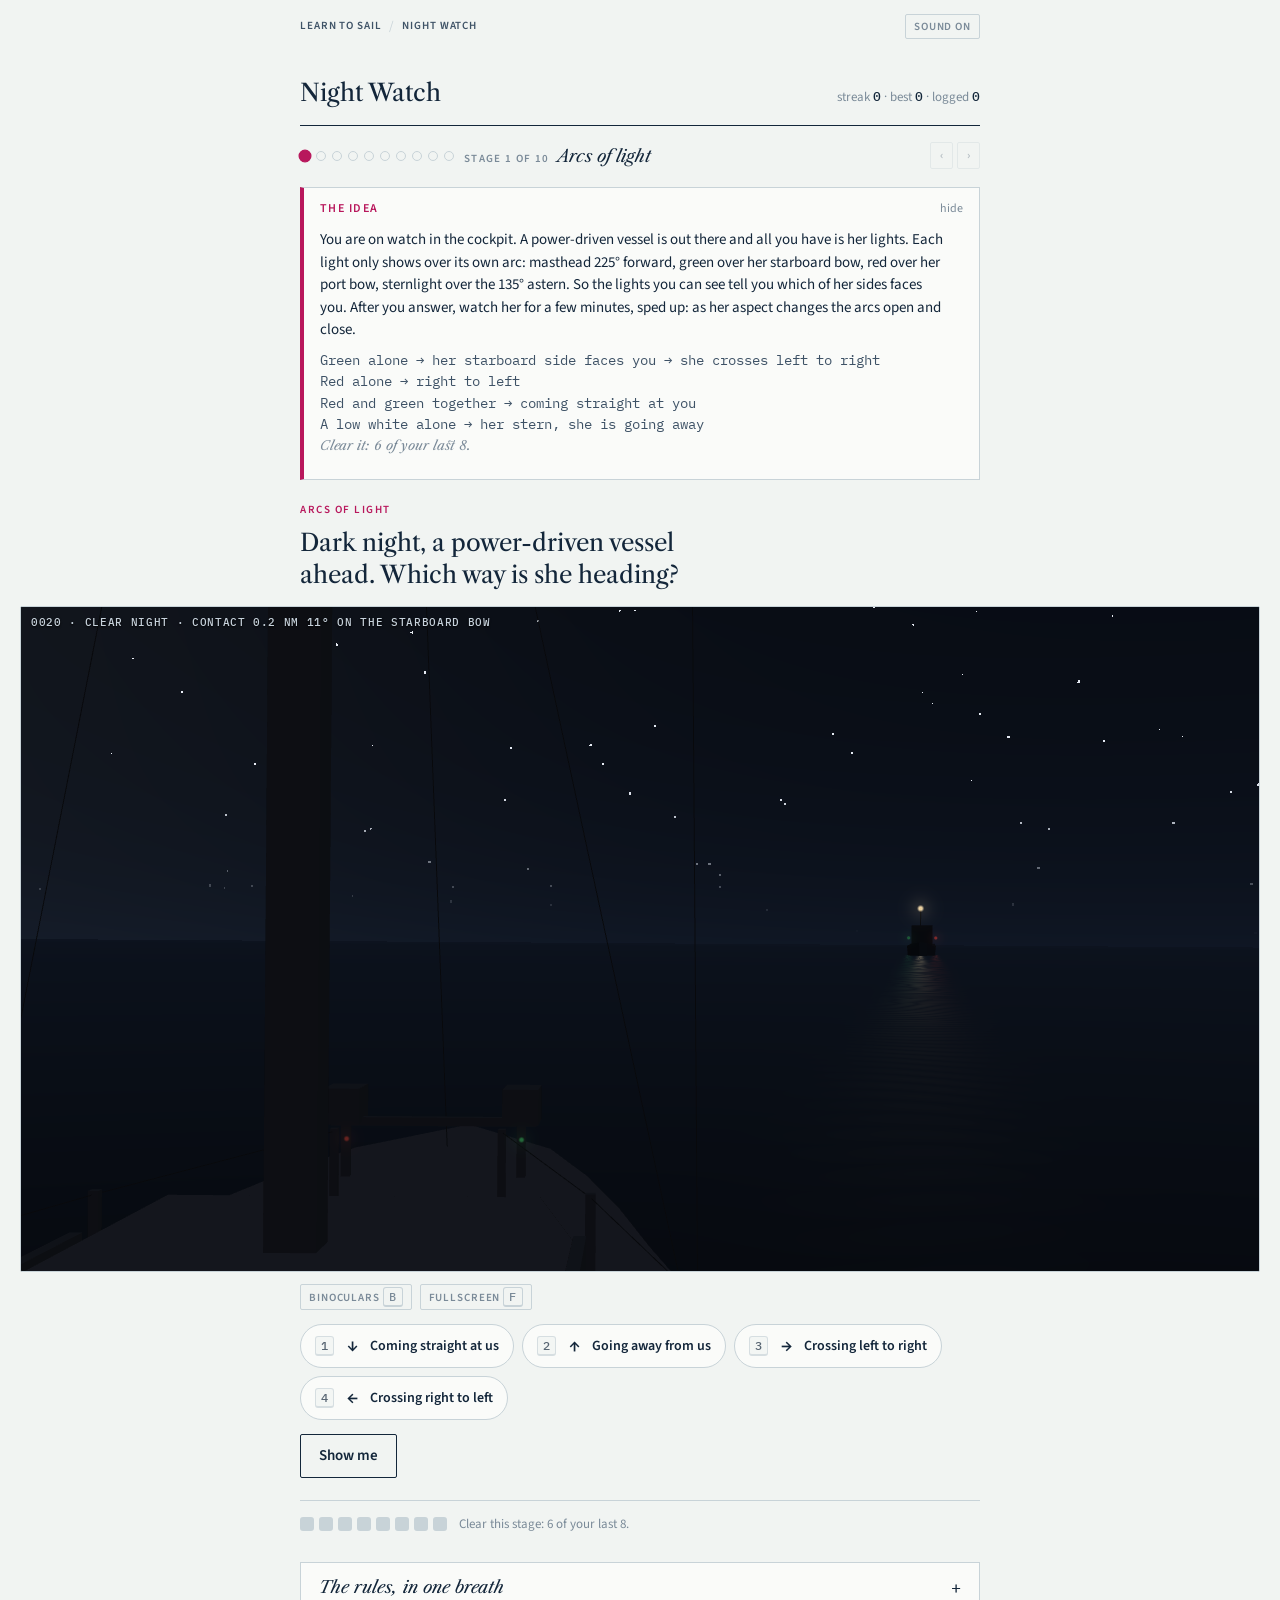
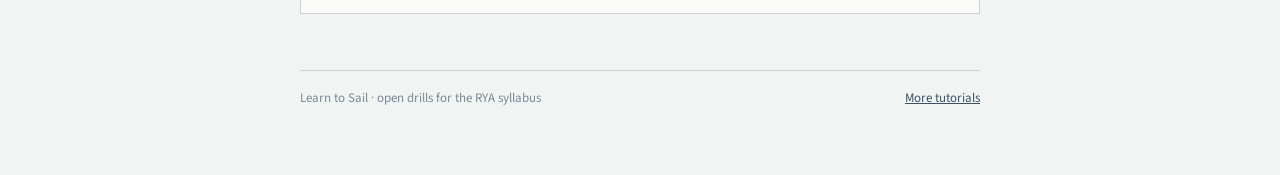
<file: tutorials/night-watch/index.html>
<!doctype html>
<html lang="en">
<head>
<meta charset="utf-8">
<meta name="viewport" content="width=device-width, initial-scale=1">
<meta name="color-scheme" content="light dark">
<title>Night Watch · Learn to Sail</title>
<meta name="description" content="Stand a night watch in 3D. Read real navigation lights as their arcs open and close, hang day shapes on real masts, hear fog signals from a bearing, and identify every vessel in the IRPCS at exam pace.">
<link rel="preconnect" href="https://fonts.googleapis.com"><link rel="stylesheet" href="https://fonts.googleapis.com/css2?family=Libre+Caslon+Text:ital,wght@0,400;0,700;1,400&family=Source+Sans+3:wght@400;600&family=IBM+Plex+Mono:wght@400;500;600&display=swap">
<link rel="stylesheet" href="../../shared/site.css">
<style>
.col{max-width:680px;margin:0 auto}
.tut-head{padding-block:22px 14px;border-bottom:1.5px solid var(--ink);display:flex;justify-content:space-between;align-items:baseline;gap:12px;flex-wrap:wrap}
.tut-head h1{font-family:"Libre Caslon Text",Georgia,serif;font-weight:400;font-size:24px;margin:0}
.tut-head .streak{font-size:13px;color:var(--ink-3)}
.tut-head .streak b{font-family:"IBM Plex Mono",monospace;font-weight:500;color:var(--ink)}
.stepper{display:flex;align-items:center;gap:10px;padding-block:16px 4px;flex-wrap:wrap}
.stepper .dots{display:flex;gap:6px;align-items:center}
.stepper .dot{width:10px;height:10px;border-radius:50%;border:1.5px solid var(--ink-3);background:transparent;padding:0;cursor:pointer}
.stepper .dot.done{background:var(--good);border-color:var(--good)}
.stepper .dot.now{background:var(--magenta);border-color:var(--magenta);transform:scale(1.3)}
.stepper .dot.locked{border-color:var(--rule);cursor:not-allowed}
.stepper .name{font:italic 400 17px "Libre Caslon Text",Georgia,serif}
.stepper .name small{font:600 11px "Source Sans 3",sans-serif;letter-spacing:.12em;text-transform:uppercase;color:var(--ink-3);margin-right:8px;font-style:normal}
.stepper .nav{margin-left:auto;display:flex;gap:4px}
.stepper .nav button{font:600 12px "Source Sans 3",sans-serif;border:1px solid var(--rule);background:transparent;color:var(--ink-2);padding:4px 9px;cursor:pointer;border-radius:2px}
.stepper .nav button:disabled{opacity:.35;cursor:default}
.concept{border:1px solid var(--rule);border-left:4px solid var(--magenta);background:var(--paper);margin-top:14px}
.concept summary{list-style:none;cursor:pointer;padding:12px 16px;font:600 12px "Source Sans 3",sans-serif;letter-spacing:.12em;text-transform:uppercase;color:var(--magenta);display:flex;justify-content:space-between}
.concept summary::after{content:"show";font-weight:400;letter-spacing:0;text-transform:none;color:var(--ink-3)}
.concept[open] summary::after{content:"hide"}
.concept .body{padding:0 16px 16px;font-size:15px}
.concept p{margin:0 0 8px;max-width:42em}
.concept .ex{font-family:"IBM Plex Mono",monospace;font-size:13.5px;line-height:1.6;color:var(--ink-2);white-space:pre-line}
.concept .gate{font-size:13px;color:var(--ink-3);font-style:italic;font-family:"Libre Caslon Text",serif}
.q{margin-top:22px}
.qhead{display:flex;justify-content:space-between;align-items:baseline;gap:12px;flex-wrap:wrap}
.qtype{font-size:11px;letter-spacing:.14em;text-transform:uppercase;color:var(--magenta);font-weight:600}
.timer{font-size:13px;color:var(--ink-3);font-family:"IBM Plex Mono",monospace}
.timer.hot{color:var(--bad);font-weight:600}
.prompt{font-family:"Libre Caslon Text",Georgia,serif;font-size:clamp(20px,3vw,24px);line-height:1.35;margin:8px 0 14px;text-wrap:balance}
.scene{position:relative;margin-bottom:12px;border:1px solid var(--rule);background:#060b14;aspect-ratio:16/9;max-height:420px;overflow:hidden;border-radius:2px}
@media (min-width:900px){.scene{--w:calc(100vw - 40px);width:var(--w);margin-left:calc((680px - var(--w))/2);max-height:min(74vh,960px)}}
.q:fullscreen{overflow:auto;background:var(--paper);color:var(--ink);padding:12px 24px;margin:0}
.q:fullscreen .scene{width:auto;margin-left:0;max-height:none;aspect-ratio:auto;height:64vh}
.q:fullscreen .prompt{max-width:40em}
.scene canvas{width:100%;height:100%;display:block}
.hud{position:absolute;left:10px;top:8px;font:500 11px "IBM Plex Mono",monospace;letter-spacing:.06em;color:#c7d2dc;text-shadow:0 1px 2px #000;pointer-events:none;text-transform:uppercase}
.hud.day{color:#1c2a38;text-shadow:0 1px 0 #fff8}
.hint{position:absolute;right:10px;bottom:8px;font:11px "Source Sans 3",sans-serif;color:#c7d2dc;text-shadow:0 1px 2px #000;pointer-events:none;opacity:0;transition:opacity .4s}
.hint.show{opacity:.9}.hint.day{color:#1c2a38;text-shadow:none}
.nogl[hidden]{display:none}.nogl{position:absolute;inset:0;display:grid;place-items:center;padding:20px;text-align:center;color:#c7d2dc;font-size:15px}
.tools{display:flex;gap:8px;margin-bottom:14px;flex-wrap:wrap;align-items:center}
.tools .spacer{flex:1}
.chips{display:flex;flex-wrap:wrap;gap:8px}
.chip{font:600 14px "Source Sans 3",sans-serif;padding:10px 14px;border:1.5px solid var(--rule);background:var(--paper);color:var(--ink);cursor:pointer;border-radius:22px;min-height:44px;display:flex;align-items:center;gap:8px;text-align:left}
.chip:hover:not(:disabled){border-color:var(--ink-2)}
.chip:disabled{cursor:default;opacity:.7}
.chip.picked{border-color:var(--good);background:var(--good-soft);opacity:1}
.chip.wrong{border-color:var(--bad);background:var(--bad-soft);animation:shake .3s;opacity:1}
.chip.on{border-color:var(--magenta);color:var(--magenta)}
.chip kbd{opacity:.7}
.chip .arrow{font-size:18px;line-height:1;width:20px;text-align:center}
@keyframes shake{25%{transform:translateX(-4px)}75%{transform:translateX(4px)}}
.actions{display:flex;gap:10px;margin-top:14px;flex-wrap:wrap}
.btn{font:600 15px "Source Sans 3",sans-serif;padding:0 18px;border:1.5px solid var(--ink);background:var(--ink);color:var(--paper);cursor:pointer;border-radius:2px;min-height:44px}
.btn.ghost{background:transparent;color:var(--ink)}
button:focus-visible{outline:2px solid var(--focus);outline-offset:2px}
.feedback{margin-top:18px;padding:14px 16px;border-left:4px solid var(--rule);background:var(--paper);display:none}
.feedback.show{display:block}
.feedback.ok{border-color:var(--good);background:var(--good-soft)}
.feedback.no{border-color:var(--bad);background:var(--bad-soft)}
.feedback h3{margin:0 0 8px;font:700 15px "Source Sans 3",sans-serif}
.feedback p{margin:6px 0 0;font-size:15px}
.feedback .seen{font-family:"IBM Plex Mono",monospace;font-size:13px;color:var(--ink-2);margin-top:6px}
.feedback .sea{margin-top:10px;padding:8px 10px;border:1px dashed var(--bad);font-size:14px;font-style:italic;font-family:"Libre Caslon Text",serif}
.feedback.ok .sea{border-color:var(--good)}
.rule{font-size:13px;color:var(--ink-2);margin-top:8px;font-style:italic}
.progress{display:flex;align-items:center;gap:12px;margin-top:22px;padding-top:14px;border-top:1px solid var(--rule);font-size:13px;color:var(--ink-3);flex-wrap:wrap}
.progress .last{display:flex;gap:5px}
.progress .last i{width:14px;height:14px;border-radius:3px;background:var(--rule);display:block}
.progress .last i.y{background:var(--good)}.progress .last i.n{background:var(--bad)}
.progress .cleared{color:var(--good);font-weight:600}
.more{margin-top:28px;background:var(--paper);border:1px solid var(--rule)}
.more summary{cursor:pointer;padding:14px 18px;font:italic 400 17px "Libre Caslon Text",Georgia,serif;list-style:none;display:flex;justify-content:space-between}
.more summary::after{content:"+";font-style:normal;font-family:"IBM Plex Mono",monospace}
.more[open] summary::after{content:"−"}
.more .body{padding:0 18px 18px;font-size:15px}
.more h4{margin:14px 0 4px;font:600 12px "Source Sans 3",sans-serif;letter-spacing:.12em;text-transform:uppercase;color:var(--magenta)}
.more p{margin:0 0 6px;max-width:42em}
.more .tbl{overflow-x:auto}
.more table{border-collapse:collapse;width:100%;font-size:14px;margin-top:8px}
.more td,.more th{padding:6px 8px;border-bottom:1px solid var(--rule);text-align:left;vertical-align:top}
.more th{font:600 11px "Source Sans 3",sans-serif;letter-spacing:.12em;text-transform:uppercase;color:var(--ink-3)}
.log{display:flex;flex-wrap:wrap;gap:6px;margin-top:8px}
.log span{font-size:13px;border:1px solid var(--rule);padding:3px 9px;border-radius:12px;color:var(--ink-2)}
.log span b{font-family:"IBM Plex Mono",monospace;font-weight:500;color:var(--ink)}
.review{display:grid;grid-template-columns:repeat(auto-fit,minmax(150px,1fr));gap:10px 14px;padding:14px 16px;border:1px solid var(--rule);background:var(--paper);margin-bottom:14px;font-size:13px}
.review label{display:grid;gap:3px;color:var(--ink-3);text-transform:uppercase;letter-spacing:.08em;font-size:10px;font-weight:600}
.review select,.review input[type=range]{font:14px "Source Sans 3",sans-serif;color:var(--ink);background:var(--ground);border:1px solid var(--rule);padding:4px;width:100%}
.review .seen{grid-column:1/-1;font-family:"IBM Plex Mono",monospace;font-size:13px;color:var(--ink-2);text-transform:none;letter-spacing:0}
.review .chk{display:flex;gap:6px;align-items:center;flex-direction:row;text-transform:none;letter-spacing:0;font-size:13px;color:var(--ink)}
kbd{font:500 12px "IBM Plex Mono",monospace;border:1px solid var(--rule);border-bottom-width:2px;padding:1px 5px;border-radius:3px;background:var(--ground)}
.pop{position:fixed;left:50%;top:18px;transform:translate(-50%,-8px);font-family:"Libre Caslon Text",serif;font-style:italic;color:var(--paper);background:var(--magenta);font-size:15px;opacity:0;transition:all .4s;pointer-events:none;padding:6px 14px;border-radius:2px;z-index:9}
.pop.show{opacity:1;transform:translate(-50%,0)}
.iconbtn{font:600 11px "Source Sans 3",sans-serif;letter-spacing:.08em;text-transform:uppercase;border:1px solid var(--rule);background:transparent;color:var(--ink-3);padding:4px 8px;cursor:pointer;border-radius:2px}
.iconbtn.on{border-color:var(--magenta);color:var(--magenta)}
[hidden]{display:none!important}
@media (prefers-reduced-motion:reduce){*{transition:none!important;animation:none!important}}
</style>
</head>
<body>
<div class="pop" id="pop"></div>
<div class="col">
<nav class="site-nav"><div class="crumb"><a href="../../">Learn to Sail</a><span>/</span><a href="./" aria-current="page">Night Watch</a></div><button class="iconbtn" id="mute" type="button" aria-pressed="false">Sound on</button></nav>

<header class="tut-head">
  <h1>Night Watch</h1>
  <span class="streak">streak <b id="streak">0</b> · best <b id="best">0</b> · logged <b id="logged">0</b></span>
</header>

<div class="stepper" id="stepper"></div>

<details class="concept" id="concept">
  <summary>The idea</summary>
  <div class="body" id="conceptBody"></div>
</details>

<section class="q" id="qsec" aria-label="Question">
  <div class="qhead"><span class="qtype" id="qtype"></span><span class="timer" id="timer"></span></div>
  <p class="prompt" id="prompt"></p>
  <div class="scene" id="scene" role="img" aria-label="View from the cockpit">
    <canvas id="gl"></canvas>
    <div class="hud" id="hud"></div>
    <div class="hint" id="hint"></div>
    <div class="nogl" id="nogl" hidden>This drill needs WebGL, which your browser has switched off. The 2D version of these questions lives in <a href="../colregs/">Rules of the Road</a>.</div>
  </div>
  <div class="tools" id="tools">
    <button class="iconbtn" id="binos" type="button" aria-pressed="false">Binoculars <kbd>B</kbd></button>
    <button class="iconbtn" id="full" type="button">Fullscreen <kbd>F</kbd></button>
    <button class="iconbtn" id="play" type="button" hidden>▶ Replay <kbd>P</kbd></button>
    <button class="iconbtn" id="vis" type="button" hidden aria-pressed="false">Show signal as dots</button>
    <button class="iconbtn" id="bear" type="button" hidden>Take a bearing <kbd>C</kbd></button>
    <span id="bearings" class="mono" style="font-size:15px;color:var(--ink-2)"></span>
    <span class="spacer"></span>
    <span id="sig" class="mono" style="letter-spacing:.15em;font-size:18px"></span>
  </div>
  <div class="chips" id="chips" role="group" aria-label="Answers"></div>
  <div class="actions">
    <button class="btn" type="button" id="next" hidden>Next ›</button>
    <button class="btn ghost" type="button" id="skip">Show me</button>
  </div>
  <div class="feedback" id="fb" aria-live="polite"></div>
  <div class="progress" id="progress"></div>
</section>

<details class="more">
  <summary>The rules, in one breath</summary>
  <div class="body">
    <h4>Arcs · Rule 21</h4>
    <p>Masthead light: white, 225°, from right ahead to 22.5° abaft the beam on each side. Sidelights: green to starboard, red to port, 112.5° each, right ahead to 22.5° abaft the beam. Sternlight: white, 135°, the rest. Masthead plus sidelights therefore covers exactly what the sternlight does not: <strong>see a low white alone and you are in her overtaking sector</strong>.</p>
    <h4>Read her in three looks</h4>
    <p><strong>1. The stack</strong> (all-round lights in a vertical line) names her. <strong>2. Mastheads</strong> say power-driven, and how long. <strong>3. Sidelights</strong> say which way, and whether she is making way at all.</p>
    <div class="tbl"><table><thead><tr><th>Stack</th><th>Vessel</th><th>Day shape</th></tr></thead><tbody>
      <tr><td>Green over white</td><td>Trawling</td><td>Two cones, points together</td></tr>
      <tr><td>Red over white</td><td>Fishing, not trawling (white all-round toward gear if it runs out over 150 m)</td><td>Two cones, points together (cone up toward the gear)</td></tr>
      <tr><td>Red over red</td><td>Not under command</td><td>Two balls</td></tr>
      <tr><td>Red, white, red</td><td>Restricted in ability to manoeuvre</td><td>Ball, diamond, ball</td></tr>
      <tr><td>Red white red + two reds one side, two greens the other</td><td>Dredging or underwater ops: pass on the green side</td><td>Two balls / two diamonds</td></tr>
      <tr><td>Three reds</td><td>Constrained by her draught</td><td>Cylinder</td></tr>
      <tr><td>Three greens (masthead and both yardarms)</td><td>Mine clearance: keep 1000 m clear</td><td>Three balls</td></tr>
      <tr><td>White over red (+ sidelights and sternlight underway, + anchor light at anchor)</td><td>Pilot vessel on duty</td><td>—</td></tr>
      <tr><td>One white forward (second, lower, aft if 50 m+; deck lights 100 m+)</td><td>At anchor</td><td>Ball forward</td></tr>
      <tr><td>Anchor lights + two reds</td><td>Aground</td><td>Three balls</td></tr>
      <tr><td>Two mastheads in a line (three if tow over 200 m) + yellow over the sternlight</td><td>Towing. The tow shows sidelights and sternlight only</td><td>Diamond on both if over 200 m</td></tr>
      <tr><td>All-round flashing yellow</td><td>Hovercraft skimming</td><td>—</td></tr>
    </tbody></table></div>
    <p><em>Red over red, the captain is dead. Red white red, restricted ahead. Red over white, fishing tonight. Green over white, trawling tonight. White over red, pilot ahead.</em></p>
    <h4>Sail and power · Rules 23, 25</h4>
    <p>Sidelights and sternlight with <strong>no masthead light</strong>: sail. Under 20 m she may combine them in one tricolour at the masthead. Optional red over green all-round at the masthead, never with a tricolour. Motor-sailing: power-driven lights, cone point down by day. Power under 12 m: one all-round white plus sidelights. Under 7 m and under 7 knots: all-round white, plus sidelights if practicable. Sailing under 7 m, or under oars: the same lights if practicable, otherwise a torch ready to show in time.</p>
    <h4>Underway, making way, at anchor</h4>
    <p><strong>Underway</strong> means not anchored, moored or aground, even if stopped. <strong>Making way</strong> means moving through the water. Masthead lights go with underway (power, towing, constrained by draught). Sidelights on a hampered vessel (fishing, NUC, RAM) go with making way. A pilot vessel keeps her sidelights whenever underway. At anchor, a restricted vessel adds anchor lights; a fishing vessel never does. Under 7 m at anchor clear of channels and anchorages, no light needed; under 12 m aground, no aground lights needed.</p>
    <h4>Buoys by night · IALA A</h4>
    <p><strong>Lateral</strong>: red to port and green to starboard when entering, any rhythm. <strong>Fl(2+1)</strong> red or green: preferred channel, treat as the plain mark of that colour. <strong>Cardinals</strong> are white and quick: continuous north, Q(3) east, Q(6)+LFl south, Q(9) west, the count round a clock face; pass on the named side. <strong>Fl(2) white</strong>: isolated danger, water all round. <strong>Iso, Oc, LFl 10s, Mo(A) white</strong>: safe water. <strong>Yellow</strong>: special, see the chart. <strong>Al Bu/Y</strong>: new wreck, keep clear.</p>
    <h4>Risk of collision · Rule 7</h4>
    <p>Hand-bearing compass on her lights, then again a minute or two later, at least three times. <strong>Steady bearing and closing range: collision course.</strong> Bearing drawing forward, toward your bow: she passes ahead. Drawing aft: she passes astern. Big ships and tows can still hit you with a slowly changing bearing.</p>
    <h4>Who gives way · Rules 12–18</h4>
    <p><strong>Overtaking</strong> (coming up from abaft her beam, you see only her sternlight): keep clear, either side. <strong>Head-on</strong>, two power-driven: both to starboard. <strong>Crossing</strong>, two power-driven: the one with the other on her starboard side gives way, alters to starboard and passes astern; the other stands on. <strong>Sail against sail</strong>: port tack gives way; same tack, windward gives way. <strong>Pecking order</strong>: power gives way to sail, both give way to fishing, and everyone to NUC and RAM. <strong>Stand-on</strong>: hold course and speed, watch, and act yourself if she does not, but not to port for a vessel on your port side.</p>
    <h4>Sound · Rules 34, 35</h4>
    <p>In sight: ● starboard, ●● port, ●●● astern, ●●●●● doubt. Narrow channel: ▬▬● / ▬▬●● I will overtake on your starboard / port, ▬●▬● agreed, ▬ blind bend. In fog every two minutes: ▬ power making way, ▬▬ power stopped, ▬●● everyone hampered (sailing included), ▬●●● last vessel of a tow. Intervals are maxima. At least every minute: bell 5 s at anchor (gong aft too if 100 m+), three strokes, bell, three strokes aground. Fishing or working at anchor: ▬●●, not the bell. Pilot may add ●●●●. Whistle from 12 m, bell from 20 m, gong from 100 m.</p>
    <h4>Ship's log</h4>
    <div class="log" id="log"></div>
    <h4>Keys</h4>
    <p><kbd>1</kbd>–<kbd>5</kbd> pick an answer, <kbd>Enter</kbd> moves on, <kbd>P</kbd> replays a signal, <kbd>B</kbd> binoculars, <kbd>C</kbd> takes a compass bearing, <kbd>F</kbd> fullscreen. <kbd>Alt</kbd>+<kbd>←</kbd>/<kbd>→</kbd> change stage. Progress is saved in this browser.</p>
  </div>
</details>

<footer class="site-foot"><span>Learn to Sail · open drills for the RYA syllabus</span><a href="../../">More tutorials</a></footer>
</div>

<script>
(() => {
const $ = id => document.getElementById(id);
const norm = d => ((d % 360) + 360) % 360;
const rnd = (a,b) => a + Math.floor(Math.random()*(b-a+1));
const rndf = (a,b) => a + Math.random()*(b-a);
const pick = a => a[rnd(0,a.length-1)];
const shuffle = a => { a = a.slice(); for (let i = a.length-1; i > 0; i--) { const j = rnd(0,i); [a[i],a[j]] = [a[j],a[i]]; } return a; };
const rad = d => d * Math.PI/180;
const clamp = (x,a,b) => Math.max(a, Math.min(b, x));

// ---- persistence
const KEY = 'lts:night-watch:v1';
let store = { streak:0, best:0, stages:{}, muted:false, seenConcept:{}, log:{}, visualSig:false, watchBest:0 };
try { store = Object.assign(store, JSON.parse(localStorage.getItem(KEY) || '{}')); } catch(e) {}
const save = () => { try { localStorage.setItem(KEY, JSON.stringify(store)); } catch(e) {} };

// ---- stages
const STAGES = [
  { id:'arcs', kind:'drill', title:'Arcs of light', gen: genAspect,
    intro:'You are on watch in the cockpit. A power-driven vessel is out there and all you have is her lights. Each light only shows over its own arc: masthead 225° forward, green over her starboard bow, red over her port bow, sternlight over the 135° astern. So the lights you can see tell you which of her sides faces you. After you answer, watch her for a few minutes, sped up: as her aspect changes the arcs open and close.',
    ex:'Green alone → her starboard side faces you → she crosses left to right\nRed alone → right to left\nRed and green together → coming straight at you\nA low white alone → her stern, she is going away' },
  { id:'sailpower', kind:'drill', title:'Sail or power', gen: genSailPower,
    intro:'Same sidelights, different vessel. A masthead light above the sidelights means an engine. None means sail. A yacht under 20 m may show one tricolour lantern at the masthead instead, and any sailing vessel may add red over green all-round up the mast. Sails up with a steaming light showing? She is motor-sailing and counts as power. Under 12 m, a motor boat may replace masthead and sternlight with one all-round white.',
    ex:'Masthead over sidelights → power-driven, under 50 m\nTwo mastheads, the after one higher → 50 m or more\nSidelights, no masthead → sail\nRed, green and white at the masthead only → sail, tricolour' },
  { id:'stacks', kind:'drill', title:'The stacks', gen: genStack,
    intro:'The special vessels wear a vertical stack of all-round lights. Read the stack first, it names her. Then look for mastheads and sidelights to learn if she is power-driven and whether she is moving. Some of these can only show what they are; a vessel not under command or trawling cannot get out of your way.',
    ex:'Green over white → trawling\nRed over white → fishing\nRed over red → not under command\nRed white red → restricted\nThree reds → deep draught\nWhite over red → pilot\nOne white, nothing else → at anchor' },
  { id:'detail', kind:'drill', title:'The second look', gen: genDetail,
    intro:'Once you know what she is, the rest of her lights answer the next question: how long is she, is she making way, how long is the tow, which side is safe? A second masthead light means 50 m or more, and how far apart the two mastheads look tells you how broad her aspect is. Sidelights only appear when a hampered vessel is actually moving through the water.',
    ex:'Two mastheads wide apart → beam-on\nTwo mastheads nearly in line → almost head-on\nStack but no sidelights → stopped in the water\nThree mastheads in a line → tow over 200 m\nTwo greens one side → pass that side' },
  { id:'buoys', kind:'drill', title:'Buoys by night', gen: genBuoy,
    intro:'Not every light out there is a vessel. A buoy has no sidelights and no aspect, only a colour and a rhythm, and you must watch it long enough to count. Red or green in any rhythm are the lateral marks; two flashes then one means the channel divides. Cardinals are white and quick, and the count is a clock face. Two white flashes is an isolated danger; a white light that is on more than it is off is safe water; yellow marks something on the chart, not the channel.',
    ex:'Fl R · Q R · Fl(2) R → port hand, leave to port entering\nFl(2+1) G → preferred channel to port\nQ(3) 10s → east cardinal, pass east of it\nQ(6)+LFl 15s → south cardinal\nFl(2) W → isolated danger\nIso · Oc · LFl 10s · Mo(A) → safe water' },
  { id:'bearing', kind:'drill', title:'Steady bearing', gen: genBearing,
    intro:'Knowing what she is does not tell you whether you will hit her. For that you take her bearing with the hand-bearing compass, wait, and take it again. If the bearing does not change and the range is closing, you are on a collision course (Rule 7). If it draws forward, toward your bow, she passes ahead. If it draws aft she passes astern. Take at least three bearings before you decide; two can lie.',
    ex:'047° · 047° · 046°  → steady, collision course\n047° · 041° · 034° on the starboard bow → drawing forward, passes ahead\n047° · 053° · 061° on the starboard bow → drawing aft, passes astern' },
  { id:'action', kind:'drill', title:'Who gives way', gen: genAction,
    intro:'Steady bearing, closing range. Now you have to act, and the Rules decide who. Two power-driven vessels: head-on, both go to starboard; crossing, the one with the other on her starboard side gives way and avoids crossing ahead. Anything overtaking keeps clear. Power gives way to sail; everyone gives way to fishing vessels, vessels not under command and vessels restricted in their ability to manoeuvre. Between sailing vessels, port tack gives way to starboard tack, and on the same tack windward gives way to leeward. The stand-on vessel holds course and speed, watches, and acts herself if the other does not. After you answer, watch what your choice does.',
    ex:'She is on our starboard bow, showing red → we give way: starboard, pass astern\nShe is on our port bow, showing green → stand on, watch her\nBoth sidelights and a masthead, dead ahead → both alter to starboard\nA sternlight alone, and we are gaining → we are overtaking: keep clear\nUnder sail on port tack, she is on starboard tack → we give way' },
  { id:'shapes', kind:'drill', title:'Day shapes', gen: genShapes,
    intro:'By day the same vessels hoist black shapes where best seen. Balls, cones, a cylinder, a diamond. The tow and the tug each hang a diamond when the tow is long, and a dredger shows balls on the foul side and diamonds on the clear side.',
    ex:'Ball → anchor\nCone point down → motor-sailing\nTwo cones point to point → fishing\nBall diamond ball → restricted\nCylinder → constrained by draught' },
  { id:'sound', kind:'drill', title:'Sound signals', gen: genSound,
    intro:'Fog. You hear her before you see her, and the signal tells you what she is and roughly where. Prolonged blasts are four to six seconds, short ones about one. In sight of each other, short blasts announce a manoeuvre instead, and after you answer you will see her do it. Cannot hear the sound? Switch on the dots.',
    ex:'▬ every 2 min → power, making way\n▬ ▬ → power, stopped\n▬ ● ● → sailing, fishing, NUC, RAM, CBD, towing\nBell → at anchor   ● → I am turning to starboard' },
  { id:'watch', kind:'watch', title:'Night watch',
    intro:'Twelve contacts, one minute each, no scaffolding. Lights, shapes, sounds and second looks, mixed. Say what she is out loud before you touch a key.' },
];
const GATE = { drill:'6 of your last 8', watch:'12 contacts, at most 1 wrong' };
for (const st of STAGES) store.stages[st.id] ??= { recent:[], done:false };

let stage, q = null, answered = false, watch = null, qTimer = null;

// ---- audio
let actx = null;
const ctx = () => { actx ??= new (window.AudioContext || window.webkitAudioContext)(); if (actx.state === 'suspended') actx.resume(); return actx; };
// browsers start the context suspended until a gesture; a horn scheduled before that would never sound
for (const ev of ['pointerdown', 'keydown']) addEventListener(ev, () => { if (actx && actx.state === 'suspended') actx.resume(); }, { passive:true });
function tone(seq){
  if (store.muted) return;
  try {
    const a = ctx(); let t = a.currentTime;
    for (const [f, d, type] of seq) {
      const o = a.createOscillator(), g = a.createGain();
      o.type = type || 'sine'; o.frequency.value = f;
      g.gain.setValueAtTime(0.0001, t); g.gain.exponentialRampToValueAtTime(0.16, t + 0.01); g.gain.exponentialRampToValueAtTime(0.0001, t + d);
      o.connect(g).connect(a.destination); o.start(t); o.stop(t + d); t += d * 0.8;
    }
  } catch(e) {}
}
const ding = () => tone([[1568, .3],[2093, .45]]);
const thud = () => tone([[110, .25, 'triangle'],[82, .35, 'triangle']]);
const fanfare = () => tone([[784,.18],[988,.18],[1175,.18],[1568,.5]]);
let hornNodes = [];
// pan: -1 left .. 1 right. deep: big ship. far: 0..1 muffles.
function horn(pat, opt = {}){
  if (store.muted) return;
  try {
    const a = ctx(); let t = a.currentTime + .08;
    for (const n of hornNodes) { try { n.stop(); } catch(e) {} } hornNodes = [];
    const out = a.createGain(); out.gain.value = 1 - (opt.far || 0) * .5;
    const lp = a.createBiquadFilter(); lp.type = 'lowpass'; lp.frequency.value = 1400 - (opt.far || 0) * 900;
    let pn = null; const pan = d => { if (pn) pn.pan.setValueAtTime(clamp((opt.pan || 0) + d, -1, 1), t); }; // the gong sounds aft: a little further round than the bell
    if (a.createStereoPanner) { pn = a.createStereoPanner(); pn.pan.value = clamp(opt.pan || 0, -1, 1); out.connect(pn).connect(a.destination); }
    else out.connect(a.destination);
    lp.connect(out);
    const base = opt.deep ? 150 : opt.small ? 520 : 330;
    const gap = pat === 'LL' ? 2 : pat.length >= 5 ? .3 : .7;
    const blast = d => {
      for (const det of [0, 1.7]) {
        const o = a.createOscillator(), g = a.createGain(); o.type = 'sawtooth'; o.frequency.value = base + det;
        g.gain.setValueAtTime(0.0001, t); g.gain.linearRampToValueAtTime(0.11, t + .09); g.gain.setValueAtTime(0.11, t + d - .12); g.gain.linearRampToValueAtTime(0.0001, t + d);
        o.connect(g).connect(lp); o.start(t); o.stop(t + d + .05); hornNodes.push(o);
      }
      t += d + gap;
    };
    const strike = (f, d, v) => { for (const [m, w] of [[1, 1],[2.4, .5],[3.9, .25]]) { const o = a.createOscillator(), g = a.createGain(); o.frequency.value = f * m;
      g.gain.setValueAtTime(v * w, t); g.gain.exponentialRampToValueAtTime(0.0001, t + d); o.connect(g).connect(lp); o.start(t); o.stop(t + d + .02); hornNodes.push(o); } };
    for (const ch of pat) {
      if (ch === 's') blast(1); else if (ch === 'L') blast(4.5);
      else if (ch === 'B') { pan(0); for (let i = 0; i < 18; i++) { strike(1720, .5, .09); t += .27; } t += pat.includes('G') ? .1 : .6; }
      else if (ch === 'b') { for (let i = 0; i < 3; i++) { strike(1720, .9, .11); t += .8; } t += .4; }
      else if (ch === 'G') { pan(.35); for (let i = 0; i < 12; i++) { strike(190, 1.4, .13); t += .4; } t += .6; }
    }
  } catch(e) {}
}

// ---- vessels. lights: [colour, arc kind, along (-.5 stern .. .5 bow, of L), height m, across m (+stbd), opt]
// arc kinds: ar all-round, mh masthead 225, sg green side, sr red side, st stern, tw towing (yellow, stern arc), fl flashing all-round
const SIDES = (B, h, z = .12) => [['g','sg', z, h, B*.48], ['r','sr', z, h, -B*.48]];
const STERN = h => [['w','st', -.49, h, 0]];
const hullOf = (L, B, F, house, extra) => ({ L, B, F, house, ...extra });
const M = {
  yacht:   hullOf(12, 3.8, 1.05, [.02, 4.4, .5], { sail:true, mast:[.1, 16], flare:.32 }),
  launch:  hullOf(10, 3.4, 1.0, [.05, 3.5, 1.6]),
  pilot:   hullOf(16, 4.5, 1.4, [.05, 6, 2.2]),
  coaster: hullOf(38, 8, 2.6, [-.3, 8, 6]),
  trawler: hullOf(28, 7.5, 2.4, [.18, 7, 4.5]),
  tug:     hullOf(24, 8, 2.6, [.1, 8, 5]),
  barge:   hullOf(45, 10, 1.6, null),
  ship:    hullOf(120, 18, 6, [-.36, 16, 12]),
  bigship: hullOf(160, 24, 8, [-.38, 20, 15]),
  midship: hullOf(70, 12, 4, [-.34, 12, 8]),
  dredger: hullOf(60, 14, 3.5, [-.34, 10, 7], { crane:true }),
  buoy:    hullOf(3, 2.2, .9, null, { buoy:true }),
};
// shapes: [kind, along, height, across]
const V = {
  power:   { name:'Power-driven vessel under 50 m', short:'power-driven, under 50 m', model:'coaster', spd:6, fog:'L',
             lights:() => [['w','mh', .22, 13, 0], ...SIDES(8, 5, -.3), ...STERN(4)],
             tell:'One masthead light above sidelights: a power-driven vessel under 50 m. She could be any length under 50 m, small craft included.' },
  power50: { name:'Power-driven vessel, 50 m or more', short:'power-driven, 50 m or more', model:'ship', spd:7, fog:'L', deep:true,
             lights:() => [['w','mh', .28, 20, 0], ['w','mh', -.06, 29, 0], ...SIDES(18, 9, -.36), ...STERN(7)],
             tell:'Two masthead lights, the after one higher: a power-driven vessel of 50 m or more. The gap between the two mastheads tells you her aspect.' },
  power12: { name:'Power-driven vessel under 12 m', short:'power-driven, under 12 m', model:'launch', spd:7, fog:'L', small:true,
             lights:() => [['w','ar', -.1, 4.5, 0], ...SIDES(3.4, 1.6, .05)],
             tell:'An all-round white with sidelights and no sternlight: a power-driven vessel under 12 m, using the small-craft option in Rule 23. The option is permissive: a boat under 12 m may equally show ordinary masthead, sidelights and sternlight.' },
  sail:    { name:'Sailing vessel', short:'under sail', model:'yacht', spd:3, fog:'Lss',
             lights:v => v === 'tri' ? [['g','sg', .08, 16.3, 0], ['r','sr', .08, 16.3, 0], ['w','st', .08, 16.3, 0]]
                       : v === 'rg' ? [['r','ar', .08, 15.4, 0], ['g','ar', .08, 14.2, 0], ...SIDES(1.3, 1.75, .44), ...STERN(1.2)]
                       : [...SIDES(1.3, 1.75, .44), ...STERN(1.2)],
             tellV:{ tri:'Red, green and white in one lantern at the masthead and nothing on deck: a sailing vessel under 20 m showing a tricolour.', rg:'Sidelights and sternlight with red over green all-round at the masthead: a sailing vessel using the optional lights in Rule 25(c).', plain:'Sidelights and a sternlight with no masthead light above them: under sail.' } },
  motorsail:{ name:'Power-driven vessel under 50 m', short:'motor-sailing, so power-driven', model:'yacht', spd:5, fog:'L', dayName:'Sailing vessel also under engine',
             lights:() => [['w','mh', .08, 10, 0], ...SIDES(1.3, 1.75, .44), ...STERN(1.2)],
             shapes:() => [['cone', .3, 7, 0]],
             tell:'Sails up, but a steaming light above her sidelights: she is motor-sailing, and for the rules she is a power-driven vessel. By day she shows a cone, point down.' },
  tow:     { name:'Vessel towing', short:'towing', model:'tug', spd:3, fog:'Lss', tow:true,
             lights:v => [['w','mh', .15, 8, 0], ['w','mh', .15, 13, 0], ...(v === 'long' ? [['w','mh', .15, 18, 0]] : []), ...SIDES(8, 4.5, .1), ...STERN(3.5), ['y','tw', -.49, 5.5, 0]],
             shapes:v => v === 'long' ? [['diamond', .15, 15, 0]] : [],
             tell:'Two masthead lights in a vertical line (three when the tow is over 200 m) and a yellow towing light above the sternlight: a tug with a tow. The tow itself shows only sidelights and a sternlight, and the line between them is unlit.' },
  trawl:   { name:'Vessel trawling', short:'trawling', model:'trawler', spd:2, fog:'Lss', modelV:{ big:'midship' },
             lights:(v, w) => v === 'big' ? [['g','ar', .1, 18, 0], ['w','ar', .1, 15.5, 0], ['w','mh', -.3, 22, 0], ...(w ? [...SIDES(12, 6, -.34), ...STERN(5)] : [])]
                                          : [['g','ar', .02, 14, 0], ['w','ar', .02, 11.5, 0], ...(w ? [...SIDES(7.5, 4, .18), ...STERN(3.5)] : [])],
             shapes:() => [['cones', .02, 11, 0]],
             work:(v, w) => w ? [[-.2, 7, 0, .8], [-.05, 6.5, 2.5, .6], [-.05, 6.5, -2.5, .6]] : [[-.2, 7, 0, .4]],
             tell:'Green over white, all-round: trawling. Sidelights and sternlight only when she is making way. A trawler of 50 m or more adds a masthead light abaft of and higher than the green.' },
  fish:    { name:'Vessel fishing, not trawling', short:'fishing', model:'trawler', spd:1.5, fog:'Lss',
             lights:(v, w) => [['r','ar', .02, 14, 0], ['w','ar', .02, 11.5, 0], ...(v === 'gear' ? [['w','ar', .02, 11.5, -6]] : []), ...(w && v !== 'anchored' ? [...SIDES(7.5, 4, .18), ...STERN(3.5)] : [])],
             shapes:v => [['cones', .02, 11, 0], ...(v === 'gear' ? [['coneup', .02, 9, -6]] : [])],
             work:(v, w) => v === 'anchored' ? [[-.2, 6, 2.6, .3]] : [[-.2, 6, 2.6, .7], [.1, 5.5, -2.6, .5]],
             tell:'Red over white, all-round: fishing other than trawling. An extra all-round white out to one side marks gear extending more than 150 m that way. At anchor she shows the same fishing lights and no anchor light.' },
  nuc:     { name:'Vessel not under command', short:'not under command', model:'midship', spd:.6, fog:'Lss', deep:true,
             lights:(v, w) => [['r','ar', 0, 20, 0], ['r','ar', 0, 17.5, 0], ...(w ? [...SIDES(12, 6, -.34), ...STERN(5)] : [])],
             shapes:() => [['ball', 0, 20, 0], ['ball', 0, 17.5, 0]],
             tell:'Red over red, all-round, and no masthead lights: not under command. Sidelights mean she still has way on her.' },
  ram:     { name:'Vessel restricted in ability to manoeuvre', short:'restricted in her ability to manoeuvre', model:'midship', spd:2, fog:'Lss', deep:true,
             lights:(v, w) => [['r','ar', 0, 22, 0], ['w','ar', 0, 19.5, 0], ['r','ar', 0, 17, 0], ...(v === 'anchored' ? [['w','ar', .4, 10, 0], ['w','ar', -.4, 5.5, 0]] : w ? [['w','mh', .3, 13, 0], ['w','mh', -.3, 18, 0], ...SIDES(12, 6, -.34), ...STERN(5)] : [])],
             shapes:v => [['ball', 0, 22, 0], ['diamond', 0, 19.5, 0], ['ball', 0, 17, 0], ...(v === 'anchored' ? [['ball', .4, 12, 0]] : [])],
             tell:'Red, white, red in a vertical line: restricted in her ability to manoeuvre. Making way, she adds masthead lights, sidelights and sternlight. At anchor she adds anchor lights, forward and aft below the stack, unlike a fishing vessel.' },
  dredge:  { name:'Dredger, obstruction on one side', short:'dredging', model:'dredger', spd:0, fog:'Lss', deep:true,
             lights:(v, w) => [['r','ar', -.05, 22, 0], ['w','ar', -.05, 19.5, 0], ['r','ar', -.05, 17, 0], ['r','ar', -.05, 14, -7], ['r','ar', -.05, 11.5, -7], ['g','ar', -.05, 14, 7], ['g','ar', -.05, 11.5, 7], ...(w ? [['w','mh', .3, 12, 0], ['w','mh', -.3, 16, 0], ...SIDES(14, 6, -.34), ...STERN(5)] : [])],
             shapes:() => [['ball', -.05, 22, 0], ['diamond', -.05, 19.5, 0], ['ball', -.05, 17, 0], ['ball', -.05, 14, -7], ['ball', -.05, 11.5, -7], ['diamond', -.05, 14, 7], ['diamond', -.05, 11.5, 7]],
             tell:'Red white red for restricted, plus two reds on the side where the obstruction is and two greens on the side you may pass. By day, two balls foul side, two diamonds clear side.' },
  cbd:     { name:'Vessel constrained by her draught', short:'constrained by her draught', model:'bigship', spd:5, fog:'Lss', deep:true,
             lights:() => [['r','ar', -.32, 41, 0], ['r','ar', -.32, 38.5, 0], ['r','ar', -.32, 36, 0], ['w','mh', .3, 24, 0], ['w','mh', -.32, 34, 0], ...SIDES(24, 11, -.38), ...STERN(9)],
             shapes:() => [['cyl', -.32, 38, 0]],
             tell:'Three all-round reds on top of ordinary power-driven lights: constrained by her draught. She can only stay in the deep water.' },
  mine:    { name:'Mine clearance vessel', short:'clearing mines', model:'coaster', spd:3, fog:'Lss',
             lights:() => [['w','mh', .22, 19.5, 0], ['g','ar', .22, 17, 0], ['g','ar', .22, 13.5, -5], ['g','ar', .22, 13.5, 5], ...SIDES(8, 5, -.3), ...STERN(4)],
             shapes:() => [['ball', .22, 17, 0], ['ball', .22, 13.5, -5], ['ball', .22, 13.5, 5]],
             tell:'Three all-round greens, one at the foremast head and one at each yardarm, over power-driven lights: mine clearance. Keep 1000 m clear.' },
  pilot:   { name:'Pilot vessel on duty', short:'a pilot vessel', model:'pilot', spd:5, fog:'ssss', small:true, fogV:{ anchored:'Bssss' },
             shapes:v => v === 'anchored' ? [['ball', .4, 5, 0]] : [],
             lights:v => [['w','ar', 0, 8.5, 0], ['r','ar', 0, 7, 0], ...(v === 'anchored' ? [['w','ar', .4, 3.5, 0]] : [...SIDES(4.5, 2.2, .05), ...STERN(1.8)])],
             tell:'White over red, all-round: a pilot vessel on duty. Underway she shows sidelights and sternlight even when stopped (Rule 29 says underway, not making way), never a masthead light. At anchor she adds an anchor light.' },
  hover:   { name:'Hovercraft, skimming', short:'a hovercraft in non-displacement mode', model:'launch', spd:12, fog:'L', small:true,
             lights:() => [['y','fl', .2, 7.5, 0], ['w','mh', .2, 4.5, 0], ...SIDES(3.4, 1.6, .05), ...STERN(1.2)],
             tell:'Power-driven lights with an all-round flashing yellow: an air-cushion vessel in non-displacement mode.' },
  anchor:  { name:'Vessel at anchor', short:'at anchor', model:'coaster', spd:0, fog:'B', anchored:true,
             lights:v => v ? [['w','ar', .4, 17, 0], ['w','ar', -.38, 12, 0]] : [['w','ar', .38, 12, 0]],
             modelV:{ big:'ship', mid:'midship' }, fogV:{ big:'BG' },
             work:v => v === 'big' ? [[.3, 9, 0, .7], [.1, 9, 0, .7], [-.1, 9, 0, .7], [-.28, 14, 0, .8], [-.36, 11, 6, .5], [-.36, 11, -6, .5]] : v === 'mid' ? [[-.3, 8, 0, .5], [.1, 6, 0, .4]] : [],
             shapes:v => [['ball', .38, v === 'big' ? 16 : v === 'mid' ? 12 : 8, 0]],
             tell:'An all-round white forward and nothing else: at anchor. Fifty metres or more adds a second, lower, aft; a hundred metres or more lights the deck as well.' },
  aground: { name:'Vessel aground', short:'aground', model:'coaster', spd:0, fog:'bBb', anchored:true,
             lights:() => [['w','ar', .38, 12, 0], ['r','ar', -.05, 15, 0], ['r','ar', -.05, 12.5, 0]],
             shapes:() => [['ball', -.05, 16, 0], ['ball', -.05, 13.5, 0], ['ball', -.05, 11, 0]],
             tell:'Anchor light plus two all-round reds: aground. Three balls by day, one more than not under command.' },
  buoy:    { name:'Buoy', short:'a buoy', model:'buoy', spd:0, fog:'', buoy:true, anchored:true, lights:() => [], tell:'' },
  towed:   { name:'Vessel being towed', short:'being towed', model:'barge', spd:3, fog:'Lsss',
             lights:() => [...SIDES(10, 3, .3), ...STERN(2.5)], shapes:v => v === 'long' ? [['diamond', 0, 8, 0]] : [] },
};
const LCOL = { r:[1,.22,.14], g:[.25,1,.42], w:[1,.86,.6], y:[1,.8,.18], b:[.3,.5,1], win:[1,.78,.48] };
const LSIZE = { mh:1.35, ar:1, fl:1, sg:.8, sr:.8, st:.8, tw:.8, ch:1.1, win:.55, deck:.75 };
const ARC_NAME = { mh:'masthead light', sg:'green sidelight', sr:'red sidelight', st:'sternlight', tw:'yellow towing light' };
// IALA A marks. chars are standard light characters; the parser below turns them into an on/off sequence.
const BUOYS = {
  port:    { name:'Port-hand lateral mark', chars:['Fl R 4s','Fl(2) R 6s','Q R','Fl R 2.5s'], pass:'Leave it to port', tell:'A red light in any rhythm but two-plus-one: a port-hand mark. Entering from seaward, leave it to port.' },
  stbd:    { name:'Starboard-hand lateral mark', chars:['Fl G 4s','Fl(2) G 6s','Q G','Fl G 2.5s'], pass:'Leave it to starboard', tell:'A green light in any rhythm but two-plus-one: a starboard-hand mark. Entering from seaward, leave it to starboard.' },
  prefS:   { name:'Preferred channel to starboard', chars:['Fl(2+1) R 10s'], pass:'Leave it to port', tell:'Red, two flashes then one: a modified port-hand mark where the channel divides. The main channel lies to starboard of it, so treat it as a port mark and leave it to port.' },
  prefP:   { name:'Preferred channel to port', chars:['Fl(2+1) G 10s'], pass:'Leave it to starboard', tell:'Green, two flashes then one: a modified starboard-hand mark where the channel divides. The main channel lies to port of it; treat it as a starboard mark.' },
  N:       { name:'North cardinal', chars:['VQ','Q'], pass:'Pass north of it', tell:'White, quick or very quick and never stopping: north cardinal, twelve o\'clock, continuous. Safe water lies north of it.' },
  E:       { name:'East cardinal', chars:['VQ(3) 5s','Q(3) 10s'], pass:'Pass east of it', tell:'Three quick flashes: east cardinal, three o\'clock. Pass east of it.' },
  S:       { name:'South cardinal', chars:['VQ(6)+LFl 10s','Q(6)+LFl 15s'], pass:'Pass south of it', tell:'Six quick flashes and a long one: south cardinal, six o\'clock. The long flash is there so you never confuse six with nine. Pass south of it.' },
  W:       { name:'West cardinal', chars:['VQ(9) 10s','Q(9) 15s'], pass:'Pass west of it', tell:'Nine quick flashes: west cardinal, nine o\'clock. Pass west of it.' },
  danger:  { name:'Isolated danger mark', chars:['Fl(2) W 5s','Fl(2) W 10s'], pass:'Keep clear: the danger is right under it, water all round', tell:'White, groups of two: isolated danger. Two flashes by night, two balls by day. The danger is small and the buoy sits on it; pass at a distance on either side.' },
  safe:    { name:'Safe water mark', chars:['Iso W 4s','Oc W 4s','LFl W 10s','Mo(A) W 8s'], pass:'Pass either side: safe water all round', tell:'White, and lit longer than it is dark: isophase, occulting, one long flash every ten seconds or Morse A. Safe water: a landfall or mid-channel mark.' },
  special: { name:'Special mark', chars:['Fl Y 5s','Fl(4) Y 10s','Fl Y 2.5s'], pass:'Not a navigation mark: look it up on the chart', tell:'A yellow light: a special mark. Spoil ground, a pipeline, a racing mark, a firing range. It says nothing about the channel; the chart says what it is.' },
  wreck:   { name:'Emergency wreck marking buoy', chars:['Al BuY 3s'], pass:'Keep well clear: a new wreck', tell:'Alternating blue and yellow, a second of each: a new wreck that is not on your chart yet. Keep well clear.' },
};
const COLNAME = { r:'red', g:'green', w:'white', y:'yellow', b:'blue and yellow' };
function charSeq(str){
  const m = str.match(/^(VQ|Q|LFl|Fl|Iso|Oc|Mo\(A\)|Al)(?:\((\d+)(?:\+(\d+))?\))?(\+LFl)?\s*(R|G|W|Y|BuY)?\s*(?:([\d.]+)s)?$/);
  const [, kind, n, n2, lfl, col, per] = m; const c = col === 'BuY' ? 'b' : (col || 'w').toLowerCase(); let seq = [], T = per ? +per : 0;
  const qp = kind === 'VQ' ? .5 : 1; // one quick flash per second, very quick twice that
  if (kind === 'Q' || kind === 'VQ') { const k = n ? +n : 0; if (!k) { T = qp; seq = [[0, qp*.4, c]]; } else { for (let i = 0; i < k; i++) seq.push([i*qp, qp*.4, c]); if (lfl) seq.push([k*qp + .5, 2, c]); } }
  else if (kind === 'Fl') { const k = n ? +n : 1; for (let i = 0; i < k; i++) seq.push([i, .5, c]); if (n2) for (let i = 0; i < +n2; i++) seq.push([k + 1 + i, .5, c]); T ||= 4; }
  else if (kind === 'LFl') { seq = [[0, 2, c]]; T ||= 10; }
  else if (kind === 'Iso') { T ||= 4; seq = [[0, T/2, c]]; }
  else if (kind === 'Oc') { T ||= 4; seq = [[0, T*.75, c]]; }
  else if (kind === 'Mo(A)') { T ||= 8; seq = [[0, .5, c], [1.2, 1.8, c]]; }
  else if (kind === 'Al') { T ||= 3; seq = [[0, 1, 'b'], [1.5, 1, 'y']]; }
  return { T, seq, c };
}
const charOn = (ch, t) => { const u = t % ch.T; for (const [s0, l, c] of ch.seq) if (u >= s0 && u < s0 + l) return c; return null; };

// ---- WebGL renderer
const cv = $('gl');
let gl = null;
try { gl = cv.getContext('webgl', { antialias:true, alpha:false, powerPreference:'low-power' }); } catch(e) {}
if (!gl) { $('nogl').hidden = false; $('hud').hidden = true; }

function prog(vs, fs){
  const sh = (t, s) => { const o = gl.createShader(t); gl.shaderSource(o, s); gl.compileShader(o); if (!gl.getShaderParameter(o, gl.COMPILE_STATUS)) console.error(gl.getShaderInfoLog(o), s); return o; };
  const p = gl.createProgram(); gl.attachShader(p, sh(gl.VERTEX_SHADER, vs)); gl.attachShader(p, sh(gl.FRAGMENT_SHADER, fs)); gl.linkProgram(p);
  if (!gl.getProgramParameter(p, gl.LINK_STATUS)) console.error(gl.getProgramInfoLog(p));
  const u = {}, a = {};
  for (let i = 0; i < gl.getProgramParameter(p, gl.ACTIVE_UNIFORMS); i++) { const n = gl.getActiveUniform(p, i).name.replace('[0]',''); u[n] = gl.getUniformLocation(p, n); }
  for (let i = 0; i < gl.getProgramParameter(p, gl.ACTIVE_ATTRIBUTES); i++) { const n = gl.getActiveAttrib(p, i).name; a[n] = gl.getAttribLocation(p, n); }
  return { p, u, a };
}
const P = '#ifdef GL_FRAGMENT_PRECISION_HIGH\nprecision highp float;\n#else\nprecision mediump float;\n#endif\n';
const SKY = gl && prog(`attribute vec2 p;varying vec2 v;void main(){v=p;gl_Position=vec4(p,.9999,1.);}`,
`${P}varying vec2 v;uniform vec3 uR,uU,uF,uZen,uHor,uMoon;uniform float uTan,uAsp,uT,uMode;
float hash(vec3 p){p=fract(p*.3183+.1);p*=17.;return fract(p.x*p.y*p.z*(p.x+p.y+p.z));}
void main(){vec3 d=normalize(uF+uR*v.x*uTan*uAsp+uU*v.y*uTan);float e=max(d.y,0.);vec3 c=mix(uHor,uZen,pow(e,.55));c=mix(c,uHor*1.25,exp(-e*22.)*.7);
if(uMode<.5){vec3 g=floor(d*700.);float h=hash(g);float s=step(.9985,h)*smoothstep(0.,.12,e)*(.85+.15*sin(uT*1.2+h*50.));c+=vec3(s*.9);
float m=max(dot(d,uMoon),0.);c+=vec3(1.,.96,.82)*(smoothstep(.99975,.9999,m)*.9+pow(m,400.)*.3+pow(m,12.)*.04);}
if(uMode>1.5){c=mix(uHor,uZen,pow(e,.3));}
if(d.y<0.)c=uHor;gl_FragColor=vec4(c,1.);}`);
const SEA = gl && prog(`attribute vec2 p;uniform mat4 uVP;uniform float uTv,uAmp;varying vec3 vW;varying float vD;
void main(){float r=length(p);float a=uAmp*clamp(1.-r/700.,0.,1.);float y=a*(sin(p.x*.09+uTv*1.2)+sin(p.y*.06-uTv*.9)+.6*sin((p.x+p.y)*.14+uTv*1.8));vW=vec3(p.x,y,p.y);vD=r;gl_Position=uVP*vec4(vW,1.);}`,
`${P}varying vec3 vW;varying float vD;uniform vec3 uSea,uHor,uFogC,uEye;uniform float uFogD,uT;uniform vec4 uL[16];uniform vec3 uLC[16];uniform int uLN;
void main(){vec3 Vv=normalize(uEye-vW);float fr=pow(1.-max(Vv.y,0.),4.);vec3 c=mix(uSea,uHor,fr*.9);
for(int i=0;i<16;i++){if(i>=uLN)break;vec2 lp=uL[i].xy;vec2 d=uEye.xz-lp;float len=length(d);d/=len;vec2 w=vW.xz-lp;float al=dot(w,d);float pe=abs(w.x*d.y-w.y*d.x);
if(al>0.&&al<len){float sg=uL[i].w*(1.+al/len*1.3);float k=exp(-pe*pe/(sg*sg))*pow(1.-al/len,1.4)*uL[i].z;float sh=.3+.7*abs(sin(al*1.9+uT*2.6+sin(vW.x*.9+uT)*1.2))*(.6+.4*abs(sin(al*.37-uT*.8)));c+=uLC[i]*k*sh;}}
float f=1.-exp(-vD*uFogD);c=mix(c,uFogC,f);gl_FragColor=vec4(c,1.);}`);
const MESH = gl && prog(`attribute vec3 p,n;uniform mat4 uVP,uM;uniform vec3 uEye;varying vec3 vN,vL;varying float vD;
void main(){vec4 w=uM*vec4(p,1.);vN=normalize((uM*vec4(n,0.)).xyz);vL=p;vD=length(w.xyz-uEye);gl_Position=uVP*w;}`,
`${P}varying vec3 vN,vL;varying float vD;uniform vec3 uCol,uSunD,uAmb,uSunC,uFogC;uniform float uFogD,uTex,uWL;
float hash(vec3 p){p=fract(p*.3183+.1);p*=17.;return fract(p.x*p.y*p.z*(p.x+p.y+p.z));}
void main(){vec3 c=uCol;
if(uTex>1.5){ c*=.82+.18*clamp((vL.y-uWL)/1.2,0.,1.); if(vL.y<uWL-.3)c=vec3(.42,.13,.09); else if(vL.y<uWL)c=vec3(.09,.13,.3); }
else if(uTex>.5){float pl=hash(floor(vL/vec3(2.4,1.8,2.4)));c*=.86+.22*pl;float seam=step(.94,fract(vL.z/2.4))+step(.94,fract(vL.y/1.8));c*=1.-.25*min(seam,1.);
 if(vL.y<uWL)c=mix(c,vec3(.42,.13,.09),.9); if(vL.y>uWL&&vL.y<uWL+.25)c=vec3(.05);}
float d=max(dot(normalize(vN),uSunD),0.);c*=uAmb+uSunC*d;float f=1.-exp(-vD*uFogD);gl_FragColor=vec4(mix(c,uFogC,f),1.);}`);
const PTS = gl && prog(`attribute vec3 p,c;attribute float s,k;uniform mat4 uVP;uniform float uHaloV,uPx;varying vec3 vC;varying float vA;
void main(){vec4 cp=uVP*vec4(p,1.);gl_Position=cp;float d=max(cp.w,1.);float px=clamp(2400./d,3.5,9.)*uPx*k;gl_PointSize=px*(1.+uHaloV*7.);vC=c;vA=s;}`,
`${P}varying vec3 vC;varying float vA;uniform float uHalo;
void main(){float d=length(gl_PointCoord-.5)*2.;if(d>1.)discard;float a=uHalo>.5?exp(-d*d*5.)*.13*(1.-d):smoothstep(1.,.25,d)*1.15;gl_FragColor=vec4(vC*a*vA,1.);}`);

const m4 = {
  persp:(fov,a,n,f) => { const t = 1/Math.tan(fov/2), r = 1/(n-f); return [t/a,0,0,0, 0,t,0,0, 0,0,(n+f)*r,-1, 0,0,2*n*f*r,0]; },
  mul:(a,b) => { const o = new Array(16); for (let i = 0; i < 4; i++) for (let j = 0; j < 4; j++) { let s = 0; for (let k = 0; k < 4; k++) s += a[k*4+j]*b[i*4+k]; o[i*4+j] = s; } return o; },
  rotX:a => { const c = Math.cos(a), s = Math.sin(a); return [1,0,0,0, 0,c,s,0, 0,-s,c,0, 0,0,0,1]; },
  rotZ:a => { const c = Math.cos(a), s = Math.sin(a); return [c,s,0,0, -s,c,0,0, 0,0,1,0, 0,0,0,1]; },
  rotY:a => { const c = Math.cos(a), s = Math.sin(a); return [c,0,-s,0, 0,1,0,0, s,0,c,0, 0,0,0,1]; },
  tr:(x,y,z) => [1,0,0,0, 0,1,0,0, 0,0,1,0, x,y,z,1],
  T3:m => [m[0],m[4],m[8],0, m[1],m[5],m[9],0, m[2],m[6],m[10],0, 0,0,0,1],
};

// geometry builder: interleaved position+normal
function builder(){
  const v = [], lv = [];
  const line = (a, b) => { lv.push(a[0],a[1],a[2],0,0,0, b[0],b[1],b[2],0,0,0); };
  const tri = (a,b,c) => { const ux=b[0]-a[0],uy=b[1]-a[1],uz=b[2]-a[2],vx=c[0]-a[0],vy=c[1]-a[1],vz=c[2]-a[2];
    let nx=uy*vz-uz*vy, ny=uz*vx-ux*vz, nz=ux*vy-uy*vx; const l=Math.hypot(nx,ny,nz)||1; nx/=l;ny/=l;nz/=l;
    for (const p of [a,b,c]) v.push(p[0],p[1],p[2],nx,ny,nz); };
  const quad = (a,b,c,d) => { tri(a,b,c); tri(a,c,d); };
  const box = (x,y,z,sx,sy,sz) => { const x0=x-sx/2,x1=x+sx/2,y0=y,y1=y+sy,z0=z-sz/2,z1=z+sz/2;
    quad([x0,y0,z1],[x1,y0,z1],[x1,y1,z1],[x0,y1,z1]); quad([x1,y0,z0],[x0,y0,z0],[x0,y1,z0],[x1,y1,z0]);
    quad([x0,y0,z0],[x0,y0,z1],[x0,y1,z1],[x0,y1,z0]); quad([x1,y0,z1],[x1,y0,z0],[x1,y1,z0],[x1,y1,z1]);
    quad([x0,y1,z1],[x1,y1,z1],[x1,y1,z0],[x0,y1,z0]); };
  // revolve profile [[radius, y]...] around vertical axis at (cx, cz)
  const lathe = (prof, cx, cy, cz, segs = 14) => { for (let i = 0; i < segs; i++) { const a0 = i/segs*Math.PI*2, a1 = (i+1)/segs*Math.PI*2;
    for (let j = 0; j < prof.length-1; j++) { const [r0,y0] = prof[j], [r1,y1] = prof[j+1];
      const p = (r,y,a) => [cx + r*Math.cos(a), cy + y, cz + r*Math.sin(a)];
      quad(p(r0,y0,a0), p(r0,y0,a1), p(r1,y1,a1), p(r1,y1,a0)); } } };
  const hull = (L, B, F, flare = .06) => { const N = 14, st = []; // stern (s=0) to bow (s=1); flare narrows the hull at the waterline so sections read as rounded
    for (let i = 0; i <= N; i++) { const s = i/N; const hb = B/2 * (s < .35 ? .88 + .12*(s/.35) : Math.sqrt(Math.max(0, 1 - Math.pow((s-.35)/.65, 2)))) ;
      const y = F * (1 + .35*Math.pow((s-.45)*2, 2)); st.push({ z:(s-.5)*L, hb:Math.max(hb, .02), y }); }
    const k = 1 - flare;
    for (let i = 0; i < N; i++) { const a = st[i], b = st[i+1];
      quad([-a.hb*k,-.4,a.z],[-b.hb*k,-.4,b.z],[-b.hb,b.y,b.z],[-a.hb,a.y,a.z]); quad([b.hb*k,-.4,b.z],[a.hb*k,-.4,a.z],[a.hb,a.y,a.z],[b.hb,b.y,b.z]);
      quad([-a.hb,a.y,a.z],[-b.hb,b.y,b.z],[b.hb,b.y,b.z],[a.hb,a.y,a.z]); }
    const s0 = st[0]; quad([s0.hb*k,-.4,s0.z],[-s0.hb*k,-.4,s0.z],[-s0.hb,s0.y,s0.z],[s0.hb,s0.y,s0.z]); };
  // yacht hull lofted from U sections: sheer rising to the bow, raked stem with overhang, counter stern
  const yachtHull = (L, B, F) => { const N = 18, prof = [];
    const sec = i => { const s = i/N; // 0 stern .. 1 bow
      const hb = B/2 * (s < .12 ? .78 + .22*(s/.12) : s < .55 ? 1 : Math.pow(Math.max(0, 1 - Math.pow((s-.55)/.45, 1.6)), .55));
      const yd = F * (1.0 + .3*Math.pow((s-.4)*1.6, 2)), zc = (s-.5)*L, rake = (y) => (y/F) * (s > .78 ? (s-.78)/.22*1.1 : s < .1 ? -(.1-s)/.1*.5 : 0);
      const pts = [[hb, yd], [hb*.97, yd*.55], [hb*.8, 0], [hb*.5, -.3], [0, -.5]];
      return pts.map(([x, y]) => [x, y, zc + rake(Math.max(y, 0))]); };
    for (let i = 0; i <= N; i++) prof.push(sec(i));
    for (let i = 0; i < N; i++) { const a = prof[i], b = prof[i+1];
      for (let j = 0; j < 4; j++) for (const sd of [1, -1]) { const p = q => [sd*q[0], q[1], q[2]];
        if (sd > 0) quad(p(a[j]), p(b[j]), p(b[j+1]), p(a[j+1])); else quad(p(b[j]), p(a[j]), p(a[j+1]), p(b[j+1])); }
      quad([-a[0][0], a[0][1], a[0][2]], [-b[0][0], b[0][1], b[0][2]], [b[0][0], b[0][1], b[0][2]], [a[0][0], a[0][1], a[0][2]]); }
    const t = prof[0]; for (let j = 0; j < 4; j++) { quad([t[j][0], t[j][1], t[j][2]], [-t[j][0], t[j][1], t[j][2]], [-t[j+1][0], t[j+1][1], t[j+1][2]], [t[j+1][0], t[j+1][1], t[j+1][2]]); } };
  // prism with sloped sides: coachroofs and wheelhouses read rounder than boxes
  const prism = (x, y, z, wb, wt, h, len) => { const z0 = z - len/2, z1 = z + len/2;
    quad([x-wb/2,y,z1],[x+wb/2,y,z1],[x+wt/2,y+h,z1],[x-wt/2,y+h,z1]); quad([x+wb/2,y,z0],[x-wb/2,y,z0],[x-wt/2,y+h,z0],[x+wt/2,y+h,z0]);
    quad([x-wb/2,y,z0],[x-wb/2,y,z1],[x-wt/2,y+h,z1],[x-wt/2,y+h,z0]); quad([x+wb/2,y,z1],[x+wb/2,y,z0],[x+wt/2,y+h,z0],[x+wt/2,y+h,z1]);
    quad([x-wt/2,y+h,z1],[x+wt/2,y+h,z1],[x+wt/2,y+h,z0],[x-wt/2,y+h,z0]); };
  const shape = (kind, x, y, z) => { const r = 1.1;
    if (kind === 'ball') { const pr = []; for (let i = 0; i <= 8; i++) { const a = -Math.PI/2 + i/8*Math.PI; pr.push([r*Math.cos(a), r*Math.sin(a)]); } lathe(pr, x, y, z, 12); }
    else if (kind === 'cone') lathe([[0,-r],[r,r]], x, y, z);
    else if (kind === 'coneup') lathe([[r,-r],[0,r]], x, y, z);
    else if (kind === 'cones') { lathe([[r,r*2.1],[0,.1]], x, y, z); lathe([[0,-.1],[r,-r*2.1]], x, y, z); }
    else if (kind === 'diamond') lathe([[0,-r*1.6],[r*1.35,0],[0,r*1.6]], x, y, z);
    else if (kind === 'cyl') lathe([[0,-r*1.1],[r*1.05,-r*1.1],[r*1.05,r*1.1],[0,r*1.1]], x, y, z, 12); };
  const buf = () => { const b = gl.createBuffer(); gl.bindBuffer(gl.ARRAY_BUFFER, b); gl.bufferData(gl.ARRAY_BUFFER, new Float32Array(v), gl.STATIC_DRAW); return { b, n:v.length/6 }; };
  const lbuf = () => { if (!lv.length) return null; const b = gl.createBuffer(); gl.bindBuffer(gl.ARRAY_BUFFER, b); gl.bufferData(gl.ARRAY_BUFFER, new Float32Array(lv), gl.STATIC_DRAW); return { b, n:lv.length/6, lines:true }; };
  return { tri, quad, box, lathe, hull, yachtHull, prism, shape, buf, lbuf, line, v };
}
const meshCache = {};
// A vessel model: hull+house (grey), masts (dark), sails (white), shapes (black). Masts auto-grow under every light or shape.
function model(type, variant){
  const key = type + ':' + (variant || '');
  if (meshCache[key]) return meshCache[key];
  const d = V[type], m = M[(d.modelV && d.modelV[variant]) || d.model];
  const lights = d.lights(variant, true), shapes = d.shapes ? d.shapes(variant) : [];
  const H = builder(), Mst = builder(), S = builder(), Sh = builder();
  if (m.sail) H.yachtHull(m.L, m.B, m.F); else if (m.buoy) H.lathe([[0,-.3],[1.1,-.3],[1.1,.9],[.55,1.1],[.55,2.6],[.3,3],[.3,3.4],[0,3.4]], 0, 0, 0, 10); else H.hull(m.L, m.B, m.F, m.flare);
  if (m.house && m.sail) { const [z, len, h] = m.house; H.prism(0, m.F + .05, z*m.L, m.B*.7, m.B*.5, h, len); H.prism(0, m.F + .05, (z - .02)*m.L - len*.62, m.B*.5, m.B*.4, h*.6, len*.25); }
  else if (m.house) { const [z, len, h] = m.house; H.box(0, m.F, z*m.L, m.B*.72, h, len); if (m.L > 50) { H.box(0, m.F + h, z*m.L, m.B*.5, 2.5, len*.5); H.box(0, m.F + h - .35, z*m.L, m.B*.98, .35, Math.min(len*.4, 4)); } } // bridge wings carry the sidelights
  if (m.crane) { Mst.box(0, m.F, -.05*m.L, 1.2, 14, 1.2); Mst.box(0, m.F + 13, .1*m.L, .6, .6, .3*m.L); }
  const posts = {};
  for (const l of [...lights.filter(l => l[1] === 'ar' || l[1] === 'mh' || l[1] === 'fl'), ...shapes]) {
    const along = l[1] === 'ar' || l[1] === 'mh' || l[1] === 'fl' ? l[2] : l[1], h = l[1] === 'ar' || l[1] === 'mh' || l[1] === 'fl' ? l[3] : l[2], x = l[1] === 'ar' || l[1] === 'mh' || l[1] === 'fl' ? l[4] : l[3];
    const k = along.toFixed(2); posts[k] = Math.max(posts[k] || 0, h);
    if (x) Mst.box(x/2, h - .25, along*m.L, Math.abs(x), .5, .5);
  }
  for (const k in posts) { const along = +k, top = posts[k] - .25, w = m.L > 50 ? .6 : .3; Mst.box(0, 0, along*m.L, w, top, w); }
  // lantern housings, so by day you can see where each light lives
  const lb = m.L > 50 ? .7 : m.L > 15 ? .45 : .25;
  for (const [, kind, along, h, x] of lights) { if (kind === 'sg' || kind === 'sr') Mst.box(x, h - lb/2, along*m.L, lb, lb, lb*1.4); else Mst.box(x || 0, h - lb/2, along*m.L, lb, lb, lb); }
  if (m.sail) {
    const mz = m.mast[0]*m.L, mh = m.mast[1], F = m.F, L = m.L, hw = m.B/2;
    // deck furniture: pulpit with the sidelights, pushpit, stanchions and lifelines, coachroof windows, cockpit coaming
    Mst.box(0, F + .55, .44*L, 1.45, .06, .06); Mst.box(-.62, F, .44*L, .06, .6, .06); Mst.box(.62, F, .44*L, .06, .6, .06);
    Mst.box(0, F + .6, -.47*L, hw*1.6, .06, .06); Mst.box(-hw*.8, F, -.47*L, .06, .65, .06); Mst.box(hw*.8, F, -.47*L, .06, .65, .06);
    const rail = []; for (let i = 0; i <= 4; i++) { const t = i/4, z = (-.42 + .8*t)*L, x = hw*(t < .55 ? .92 : .92 - (t-.55)*1.4); rail.push([x, z]); Mst.box(x, F, z, .05, .62, .05); Mst.box(-x, F, z, .05, .62, .05); }
    for (let i = 0; i < 4; i++) for (const sd of [1, -1]) Mst.line([sd*rail[i][0], F + .6, rail[i][1]], [sd*rail[i+1][0], F + .6, rail[i+1][1]]);
    const [hz, hl, hh] = m.house; for (const sd of [1, -1]) Mst.box(sd*m.B*.31, F + .05 + hh*.5, hz*L, .06, hh*.36, hl*.72); // window strip on the sloped side
    Mst.box(0, F, -.25*L, m.B*.6, .3, .06); Mst.box(-m.B*.3, F, -.2*L, .06, .3, .16*L); Mst.box(m.B*.3, F, -.2*L, .06, .3, .16*L);
    // spars and standing rigging
    Mst.box(0, 0, mz, .22, mh, .22); if (variant !== 'own') Mst.box(-.15, 2.35, mz - 2.2, .16, .16, 4.5);
    Mst.box(0, mh*.55, mz, 3.2, .08, .08); // spreaders
    Mst.line([0, mh, mz], [0, F + .3, .5*L]); Mst.line([0, mh, mz], [0, F + .4, -.49*L]);
    for (const sd of [1, -1]) { Mst.line([0, mh, mz], [sd*1.6, mh*.55, mz]); Mst.line([sd*1.6, mh*.55, mz], [sd*hw*.9, F, mz]); Mst.line([0, mh*.55, mz], [sd*hw*.9, F, mz + .6]); }
    if (variant !== 'bare' && variant !== 'own') {
      // a sail is a curved surface: luff on the mast (or forestay), leech falling to the clew, belly sagging to leeward
      const sail = (luff0, luff1, clew, belly) => { const N = 6, K = 5, P = (u, w) => { const lx = luff0[0] + (luff1[0]-luff0[0])*u, ly = luff0[1] + (luff1[1]-luff0[1])*u, lz = luff0[2] + (luff1[2]-luff0[2])*u;
          const cx = clew[0], cy = clew[1], cz = clew[2]; const x = lx + (cx-lx)*w*(1-u), y = ly + (cy-ly)*w*(1-u), z = lz + (cz-lz)*w*(1-u); return [x + belly*Math.sin(Math.PI*w)*(1-u)*(.3+.7*(1-u)), y, z]; };
        for (let i = 0; i < N; i++) for (let j = 0; j < K; j++) { const u0 = i/N, u1 = (i+1)/N, w0 = j/K, w1 = (j+1)/K; S.quad(P(u0,w0), P(u0,w1), P(u1,w1), P(u1,w0)); } };
      sail([0,2.6,mz], [0,mh-.7,mz], [-.35,2.5,mz-4.3], -1.0); sail([0,mh-1.0,mz], [0,F+.5,.5*L], [-1.15,1.5,mz-2.6], -1.5); } }
  for (const [k, along, h, x] of shapes) Sh.shape(k, x, h, along*m.L);
  // ships carry lit accommodation windows at night: dim, warm, never part of the answer
  const windows = [];
  if (m.house && m.L > 45) { const [z, len, h] = m.house; for (let i = -1; i <= 1; i++) for (const side of [-1, 1]) windows.push([side*m.B*.37, m.F + h*.65, z*m.L + i*len*.3]); }
  return meshCache[key] = { hull:H.buf(), mast:Mst.buf(), rig:Mst.lbuf(), sail:S.v.length ? S.buf() : null, shapes:Sh.v.length ? Sh.buf() : null, m, windows };
}

let seaBuf, seaN, skyBuf, ptBuf, lineBuf;
if (gl) {
  const s = []; const R = 48, K = 80; // radial sea grid, dense near the eye
  const r = i => 2 * Math.exp(i * 0.096);
  for (let i = 0; i < K; i++) for (let j = 0; j <= R; j++) { const a = j/R*Math.PI*2, r0 = r(i), r1 = r(i+1);
    s.push(r0*Math.cos(a), r0*Math.sin(a), r1*Math.cos(a), r1*Math.sin(a)); }
  seaBuf = gl.createBuffer(); gl.bindBuffer(gl.ARRAY_BUFFER, seaBuf); gl.bufferData(gl.ARRAY_BUFFER, new Float32Array(s), gl.STATIC_DRAW); seaN = s.length/2;
  skyBuf = gl.createBuffer(); gl.bindBuffer(gl.ARRAY_BUFFER, skyBuf); gl.bufferData(gl.ARRAY_BUFFER, new Float32Array([-1,-1, 3,-1, -1,3]), gl.STATIC_DRAW);
  ptBuf = gl.createBuffer(); lineBuf = gl.createBuffer();
  gl.enable(gl.DEPTH_TEST);
}
const seaStrips = []; if (gl) for (let i = 0; i < 80; i++) seaStrips.push(i * 49 * 2);

const ENV = {
  night:{ zen:[.008,.012,.028], hor:[.05,.075,.12], sea:[.012,.02,.032], fogD:.00045, amb:[1,1,1], sunC:[.9,.9,1.1], hull:[.016,.02,.028], amp:.16, mode:0 },
  day:  { zen:[.33,.52,.82], hor:[.76,.8,.84], sea:[.1,.24,.34], fogD:.00042, amb:[.45,.47,.5], sunC:[.7,.68,.62], amp:.18, mode:1 },
  fog:  { zen:[.66,.68,.7], hor:[.6,.62,.64], sea:[.36,.4,.43], fogD:.02, amb:[.5,.5,.5], sunC:[.3,.3,.3], amp:.25, mode:2 },
};
const DAYCOL = { hull:[.36,.37,.39], house:[.8,.8,.77], mast:[.2,.2,.2], sail:[.93,.93,.9], shape:[.02,.02,.02], barge:[.3,.22,.18], yacht:[.92,.91,.87], spar:[.55,.56,.58], rig:[.3,.3,.32] };

// ---- scene state
const scn = { mode:'night', vessels:[], t:0, timeScale:1, fogD:0, targetFogD:0, binos:false, bearing:0, track:false, ownSpd:0, ownHdg:0, ownTurn:0, busy:false };
let lastT = 0;
function setScene(spec){
  scn.mode = spec.mode; scn.vessels = spec.vessels; scn.timeScale = 1; scn.track = !!spec.track; scn.trackFree = !!spec.track; scn.ownSpd = spec.ownSpd || 0; scn.ownHdg = spec.ownHdg || 0; scn.ownTurn = 0; scn.busy = false;
  scn.fogD = scn.targetFogD = ENV[spec.mode].fogD;
  for (const v of scn.vessels) { v.hdg = norm(v.hdg); v.turnTo = null; v.spdMul ??= 1; }
  $('scene').classList.toggle('day', spec.mode !== 'night');
  $('hud').className = 'hud' + (spec.mode === 'night' ? '' : ' day'); $('hint').className = 'hint' + (spec.mode === 'night' ? '' : ' day');
  $('hud').textContent = spec.hud || '';
}
const fwd = h => [Math.sin(rad(h)), 0, -Math.cos(rad(h))];
const stbd = h => [Math.cos(rad(h)), 0, Math.sin(rad(h))];
// relative bearing of the eye from her bow, 0..360 clockwise
function relBearing(v, eye = [0,0,0]){ const f = fwd(v.hdg), s = stbd(v.hdg), dx = eye[0]-v.x, dz = eye[2]-v.z;
  return norm(Math.atan2(dx*s[0]+dz*s[2], dx*f[0]+dz*f[2]) * 180/Math.PI); }
// Annex I 9: full intensity inside the arc, falling to nothing within ~3° outside it, so arcs overlap slightly rather than gap
function arcVis(kind, rb){
  const inArc = (a0, a1) => { const x = norm(rb - a0), w = norm(a1 - a0); if (x <= w) return 1; return Math.max(0, 1 - Math.min(x - w, 360 - x) / 3); };
  if (kind === 'ar' || kind === 'fl') return 1;
  if (kind === 'mh') return inArc(247.5, 112.5);
  if (kind === 'sg') return inArc(0, 112.5);
  if (kind === 'sr') return inArc(247.5, 360);
  return inArc(112.5, 247.5);
}
function worldLights(v){ const d = V[v.type], m = model(v.type, v.variant).m, f = fwd(v.hdg), s = stbd(v.hdg), rb = relBearing(v), out = [];
  if (d.buoy) { v.ch ??= charSeq(v.char || BUOYS[v.variant].chars[0]); const c = charOn(v.ch, scn.t); if (c) out.push({ x:v.x, y:3.3, z:v.z, col:LCOL[c], vis:.85, kind:'ch', c }); return out; }
  for (const [col, kind, along, h, across, dim] of d.lights(v.variant, v.making)) {
    let vis = arcVis(kind, rb); if (kind === 'fl') vis *= (Math.sin(scn.t * 12.6) > .2 ? 1 : 0);
    if (!vis) continue;
    const z = along*m.L; out.push({ x:v.x + f[0]*z + s[0]*across, y:h, z:v.z + f[2]*z + s[2]*across, col:LCOL[col], vis:vis*(dim || 1)*(kind === 'mh' ? 1 : kind === 'ar' || kind === 'fl' ? .75 : .55), kind, c:col });
  }
  for (const [x, y, z] of model(v.type, v.variant).windows) out.push({ x:v.x + f[0]*z + s[0]*x, y, z:v.z + f[2]*z + s[2]*x, col:LCOL.win, vis:.11, kind:'win', dim:1 });
  // working lights: an anchored ship lights her decks, a fishing vessel working her gear is lit like a stadium. Nav lights hide inside the glare.
  const work = d.work ? d.work(v.variant, v.making) : [];
  for (const [along, h, x, vv] of work) { const z = along*m.L; out.push({ x:v.x + f[0]*z + s[0]*x, y:h, z:v.z + f[2]*z + s[2]*x, col:LCOL.win, vis:vv, kind:'deck', dim:1 }); }
  return out;
}
function seen(v){ const rb = relBearing(v), count = {};
  if (V[v.type].buoy) return `a ${COLNAME[v.ch ? v.ch.c : 'w']} light, ${v.char || BUOYS[v.variant].chars[0]}`;
  for (const [col, kind, , , , dim] of V[v.type].lights(v.variant, v.making)) { if (arcVis(kind, rb) < .5 || dim) continue;
    const k = kind === 'ar' || kind === 'fl' ? { r:'red', g:'green', w:'white', y:'yellow' }[col] + (kind === 'fl' ? ' flashing' : ' all-round') : ARC_NAME[kind]; count[k] = (count[k] || 0) + 1; }
  return Object.entries(count).map(([k, n]) => n > 1 ? `${n} ${k.replace('light', 'lights')}` : k).join(', ') || 'nothing at all';
}

function resize(){ const dpr = Math.min(devicePixelRatio || 1, 2), w = Math.round(cv.clientWidth*dpr), h = Math.round(cv.clientHeight*dpr);
  if (cv.width !== w || cv.height !== h) { cv.width = w; cv.height = h; } }

function frame(now){
  requestAnimationFrame(frame);
  if (!gl) return;
  try { frameInner(now); } catch (e) { console.error(e); }
}
function frameInner(now){
  const dt = Math.min(.1, (now - lastT)/1000 || 0); lastT = now;
  scn.t += dt;
  const sim = dt * scn.timeScale;
  // our own alteration: the bow stays on screen, so the world swings the other way about us
  if (scn.ownTurn) { const d = Math.sign(scn.ownTurn) * Math.min(Math.abs(scn.ownTurn), 3 * sim); scn.ownTurn -= d; scn.ownHdg = norm(scn.ownHdg + d);
    const c = Math.cos(rad(d)), sn = Math.sin(rad(d)); for (const v of scn.vessels) { const x = v.x*c + v.z*sn, z = v.z*c - v.x*sn; v.x = x; v.z = z; v.hdg = norm(v.hdg - d); if (v.turnTo != null) v.turnTo = norm(v.turnTo - d); } }
  for (const v of scn.vessels) {
    if (v.turnTo != null) { const d = ((v.turnTo - v.hdg + 540) % 360) - 180; v.hdg = Math.abs(d) < .5 ? v.turnTo : norm(v.hdg + Math.sign(d) * Math.min(Math.abs(d), 4 * sim)); }
    const f = fwd(v.hdg), sp = V[v.type].spd * v.spdMul;
    v.x += f[0]*sp*sim; v.z += f[2]*sp*sim + scn.ownSpd*sim; // we steer straight ahead, so the world slides past us
    if (v.towOf) { const t = v.towOf, g = fwd(t.hdg); v.x = t.x - g[0]*v.towLen; v.z = t.z - g[2]*v.towLen; v.hdg = t.hdg; }
  }
  scn.fogD += (scn.targetFogD - scn.fogD) * Math.min(1, dt * 1.5);
  // after the answer the lookout follows her, and the fast-forward eases off once she is close
  if (scn.track && scn.vessels[0]) { const v = scn.vessels[0], tb = Math.atan2(v.x, -v.z) * 180/Math.PI;
    scn.bearing += ((scn.trackFree ? tb : clamp(tb, -12, 12)) - scn.bearing) * Math.min(1, dt * 2); if (Math.hypot(v.x, v.z) < 150) scn.timeScale = 1; }
  resize();
  const env = ENV[scn.mode], asp = cv.width/cv.height, fov = rad(scn.binos ? 9 : 26);
  const eye = [1.45, 2.9, 4.9]; // at the helm of our own 12 m yacht, starboard side of the cockpit, looking forward over the coachroof
  const pitch = rad(.2)*Math.sin(scn.t*.45), roll = rad(.4)*Math.sin(scn.t*.31 + 1);
  const Rc = m4.mul(m4.rotY(-rad(scn.bearing)), m4.mul(m4.rotX(pitch), m4.rotZ(roll)));
  const view = m4.mul(m4.T3(Rc), m4.tr(-eye[0], -eye[1], -eye[2]));
  const VP = m4.mul(m4.persp(fov, asp, .5, 6000), view);
  gl.viewport(0, 0, cv.width, cv.height);
  gl.clear(gl.COLOR_BUFFER_BIT | gl.DEPTH_BUFFER_BIT);
  // sky
  gl.disable(gl.DEPTH_TEST); gl.useProgram(SKY.p);
  gl.bindBuffer(gl.ARRAY_BUFFER, skyBuf); gl.enableVertexAttribArray(SKY.a.p); gl.vertexAttribPointer(SKY.a.p, 2, gl.FLOAT, false, 0, 0);
  gl.uniform3f(SKY.u.uR, Rc[0], Rc[1], Rc[2]); gl.uniform3f(SKY.u.uU, Rc[4], Rc[5], Rc[6]); gl.uniform3f(SKY.u.uF, -Rc[8], -Rc[9], -Rc[10]);
  gl.uniform1f(SKY.u.uTan, Math.tan(fov/2)); gl.uniform1f(SKY.u.uAsp, asp); gl.uniform1f(SKY.u.uT, scn.t); gl.uniform1f(SKY.u.uMode, env.mode);
  gl.uniform3fv(SKY.u.uZen, env.zen); gl.uniform3fv(SKY.u.uHor, env.hor); gl.uniform3f(SKY.u.uMoon, -.5, .28, -.82);
  gl.drawArrays(gl.TRIANGLES, 0, 3);
  gl.enable(gl.DEPTH_TEST);
  // lights (world) for sea reflections
  const lights = [];
  const fogA = d => Math.exp(-d * scn.fogD * 1.6);
  if (scn.mode !== 'day') for (const v of scn.vessels) for (const l of worldLights(v)) { l.vis *= fogA(Math.hypot(l.x, l.z)); if (l.vis > .01) lights.push(l); }
  if (scn.mode !== 'day') lights.push({ x:-.62, y:1.5, z:-5.3, col:LCOL.r, vis:.3, own:true, kind:'sr' }, { x:.62, y:1.5, z:-5.3, col:LCOL.g, vis:.3, own:true, kind:'sg' });
  const uL = [], uLC = []; let ln = 0;
  if (scn.mode === 'night') { uL.push(-1500, -2460, .05, 4); uLC.push(.6, .58, .5); ln++; }
  for (const l of lights) { if (ln >= 16) break; if (l.own || l.kind === 'win') continue; uL.push(l.x, l.z, l.vis * (l.kind === 'deck' ? .4 : .55) * (l.kind === 'mh' ? 1.3 : 1), l.kind === 'deck' ? 1.1 : .65); uLC.push(...l.col); ln++; }
  // sea
  gl.useProgram(SEA.p);
  gl.bindBuffer(gl.ARRAY_BUFFER, seaBuf); gl.enableVertexAttribArray(SEA.a.p); gl.vertexAttribPointer(SEA.a.p, 2, gl.FLOAT, false, 0, 0);
  gl.uniformMatrix4fv(SEA.u.uVP, false, VP); gl.uniform1f(SEA.u.uT, scn.t); gl.uniform1f(SEA.u.uTv, scn.t); gl.uniform1f(SEA.u.uAmp, env.amp);
  gl.uniform3fv(SEA.u.uSea, env.sea); gl.uniform3fv(SEA.u.uHor, env.hor); gl.uniform3fv(SEA.u.uFogC, env.hor); gl.uniform3fv(SEA.u.uEye, eye);
  gl.uniform1f(SEA.u.uFogD, scn.fogD); gl.uniform1i(SEA.u.uLN, ln);
  if (ln) { gl.uniform4fv(SEA.u.uL, uL); gl.uniform3fv(SEA.u.uLC, uLC); }
  for (const off of seaStrips) gl.drawArrays(gl.TRIANGLE_STRIP, off, 98);
  // hulls
  gl.useProgram(MESH.p);
  gl.uniformMatrix4fv(MESH.u.uVP, false, VP); gl.uniform3fv(MESH.u.uEye, eye); gl.uniform3fv(MESH.u.uFogC, env.hor); gl.uniform1f(MESH.u.uFogD, scn.fogD);
  gl.uniform3f(MESH.u.uSunD, .4, .8, .45); gl.uniform3fv(MESH.u.uAmb, env.amb); gl.uniform3fv(MESH.u.uSunC, env.sunC);
  const drawMesh = (mesh, col, tex = 0, wl = 0) => { if (!mesh) return; gl.uniform3fv(MESH.u.uCol, col); gl.uniform1f(MESH.u.uTex, tex); gl.uniform1f(MESH.u.uWL, wl);
    if (mesh.lines) { gl.bindBuffer(gl.ARRAY_BUFFER, mesh.b); gl.enableVertexAttribArray(MESH.a.p); gl.vertexAttribPointer(MESH.a.p, 3, gl.FLOAT, false, 24, 0); gl.enableVertexAttribArray(MESH.a.n); gl.vertexAttribPointer(MESH.a.n, 3, gl.FLOAT, false, 24, 12); gl.drawArrays(gl.LINES, 0, mesh.n); return; }
    gl.bindBuffer(gl.ARRAY_BUFFER, mesh.b); gl.enableVertexAttribArray(MESH.a.p); gl.vertexAttribPointer(MESH.a.p, 3, gl.FLOAT, false, 24, 0);
    gl.enableVertexAttribArray(MESH.a.n); gl.vertexAttribPointer(MESH.a.n, 3, gl.FLOAT, false, 24, 12); gl.drawArrays(gl.TRIANGLES, 0, mesh.n); };
  const night = scn.mode === 'night';
  for (const v of scn.vessels) {
    const mo = model(v.type, v.variant), f = fwd(v.hdg), s = stbd(v.hdg);
    const heel = mo.m.sail && v.type !== 'towed' && V[v.type].spd ? rad(11) : 0, ch = Math.cos(heel), sh = Math.sin(heel); // under sail she heels to leeward (we put the wind on her starboard side)
    gl.uniformMatrix4fv(MESH.u.uM, false, [s[0]*ch,sh,s[2]*ch,0, -s[0]*sh,ch,-s[2]*sh,0, f[0],0,f[2],0, v.x,0,v.z,1]);
    drawMesh(mo.hull, night ? env.hull : v.type === 'towed' ? DAYCOL.barge : mo.m.sail ? DAYCOL.yacht : DAYCOL.hull, night ? 0 : mo.m.sail ? 2 : mo.m.L > 15 ? 1 : 0, mo.m.F * .3);
    drawMesh(mo.mast, night ? env.hull : mo.m.sail ? DAYCOL.spar : DAYCOL.mast); drawMesh(mo.rig, night ? env.hull : DAYCOL.rig);
    drawMesh(mo.sail, night ? [.03,.035,.045] : DAYCOL.sail);
    if (!night) drawMesh(mo.shapes, DAYCOL.shape);
    if (v.towOf) { const t = v.towOf, tm = model(t.type, t.variant).m, g = fwd(t.hdg);
      gl.uniformMatrix4fv(MESH.u.uM, false, [1,0,0,0, 0,1,0,0, 0,0,1,0, 0,0,0,1]); gl.uniform3fv(MESH.u.uCol, night ? env.hull : [.15,.13,.1]);
      gl.bindBuffer(gl.ARRAY_BUFFER, lineBuf); gl.bufferData(gl.ARRAY_BUFFER, new Float32Array([t.x - g[0]*tm.L*.49, tm.F + .5, t.z - g[2]*tm.L*.49, 0,0,0, v.x + f[0]*mo.m.L*.49, mo.m.F + .3, v.z + f[2]*mo.m.L*.49, 0,0,0]), gl.DYNAMIC_DRAW);
      gl.vertexAttribPointer(MESH.a.p, 3, gl.FLOAT, false, 24, 0); gl.vertexAttribPointer(MESH.a.n, 3, gl.FLOAT, false, 24, 12); gl.drawArrays(gl.LINES, 0, 2); }
  }
  // lights: depth test off so a lantern is never swallowed by its own mast box, which means our boat must be drawn
  // after the contacts' lights (so our mast and rigging still cross in front of them) and before our own pulpit lights
  const drawLights = lights => {
    if (!lights.length) return;
    const arr = new Float32Array(lights.length * 8); lights.forEach((l, i) => { const tw = .92 + .08*Math.sin(scn.t*7 + i*3.1); arr.set([l.x, l.y, l.z, ...l.col, l.vis * tw, LSIZE[l.kind] || 1], i*8); });
    gl.useProgram(PTS.p); gl.depthMask(false); gl.disable(gl.DEPTH_TEST); gl.enable(gl.BLEND); gl.blendFunc(gl.ONE, gl.ONE);
    gl.bindBuffer(gl.ARRAY_BUFFER, ptBuf); gl.bufferData(gl.ARRAY_BUFFER, arr, gl.DYNAMIC_DRAW);
    gl.enableVertexAttribArray(PTS.a.p); gl.vertexAttribPointer(PTS.a.p, 3, gl.FLOAT, false, 32, 0);
    gl.enableVertexAttribArray(PTS.a.c); gl.vertexAttribPointer(PTS.a.c, 3, gl.FLOAT, false, 32, 12);
    gl.enableVertexAttribArray(PTS.a.s); gl.vertexAttribPointer(PTS.a.s, 1, gl.FLOAT, false, 32, 24);
    gl.enableVertexAttribArray(PTS.a.k); gl.vertexAttribPointer(PTS.a.k, 1, gl.FLOAT, false, 32, 28);
    gl.uniformMatrix4fv(PTS.u.uVP, false, VP); gl.uniform1f(PTS.u.uPx, (devicePixelRatio || 1) * (scn.binos ? 1.6 : 1) * (scn.mode === 'fog' ? 1.8 : 1));
    gl.uniform1f(PTS.u.uHalo, 1); gl.uniform1f(PTS.u.uHaloV, 1); gl.drawArrays(gl.POINTS, 0, lights.length);
    gl.uniform1f(PTS.u.uHalo, 0); gl.uniform1f(PTS.u.uHaloV, 0); gl.drawArrays(gl.POINTS, 0, lights.length);
    gl.disable(gl.BLEND); gl.depthMask(true); gl.enable(gl.DEPTH_TEST);
  };
  drawLights(lights.filter(l => !l.own));
  // our own boat: hull, mast and rigging, bow fixed on our heading so the turning lookout sees which bow she is on
  const own = model('sail', 'own');
  gl.useProgram(MESH.p); gl.uniformMatrix4fv(MESH.u.uM, false, [1,0,0,0, 0,1,0,0, 0,0,-1,0, 0,0,0,1]);
  drawMesh(own.hull, night ? [.045,.05,.06] : DAYCOL.yacht, night ? 0 : 2, own.m.F * .3); drawMesh(own.mast, night ? [.035,.04,.05] : DAYCOL.spar); drawMesh(own.rig, night ? [.03,.035,.045] : DAYCOL.rig);
  drawLights(lights.filter(l => l.own));
}
if (gl) requestAnimationFrame(frame);


// hand-bearing compass: first reading now, each later one 45 s on (time runs fast while you wait)
const compassBearing = v => norm(scn.ownHdg + Math.atan2(v.x, -v.z) * 180/Math.PI);
function takeBearing(){
  if (!q || !q.bearing || answered || scn.busy) return;
  const v = scn.vessels[0], log = () => { q.bearings.push(Math.round(compassBearing(v))); renderBearings(); };
  if (!q.bearings.length) return log();
  scn.busy = true; $('bear').disabled = true; scn.timeScale = 15;
  setTimeout(() => { scn.timeScale = 1; scn.busy = false; $('bear').disabled = false; log(); }, 3000);
}
const fmtB = b => String(b).padStart(3, '0') + '°';
function renderBearings(){ $('bearings').textContent = q && q.bearing ? (q.bearings.length ? q.bearings.map(fmtB).join(' · ') : 'no bearing taken yet') : ''; }

// ---- scenario helpers
function place(type, o = {}){
  const d = V[type], m = M[(d.modelV && d.modelV[o.variant]) || d.model];
  const range = o.range || clamp(m.L * 6 + 180, 260, 620) * rndf(.9, 1.15), b = o.bearing ?? rndf(-14, 14);
  const v = { type, variant:o.variant, making:o.making ?? true, hdg:norm(o.hdg ?? 0), x:range*Math.sin(rad(b)), z:-range*Math.cos(rad(b)), range, b };
  v.delta = norm(v.hdg - b);
  return v;
}
const HOUR = () => `${String(rnd(22, 27) % 24).padStart(2,'0')}${pick(['05','20','40','55'])}`;
const hudFor = (v, mode) => `${mode === 'night' ? HOUR() + ' · clear night' : mode === 'fog' ? 'fog · vis 150 m' : 'day · good vis'} · contact ${(v.range/1852).toFixed(1)} nm ${Math.abs(v.b) < 5 ? 'dead ahead' : `${Math.round(Math.abs(v.b))}° on the ${v.b > 0 ? 'starboard' : 'port'} bow`}`;
const withTow = v => { const t = { type:'towed', variant:v.variant, making:true, hdg:v.hdg, towOf:v, towLen:v.variant === 'long' ? 300 : 120, x:0, z:0 }; return [v, t]; };
const ASPECT = [
  { k:0, a:'↓', name:'Coming straight at us', gen:() => 180 + rndf(-2, 2) },
  { k:1, a:'↑', name:'Going away from us', gen:() => rndf(-50, 50) },
  { k:2, a:'→', name:'Crossing left to right', gen:() => rndf(75, 150) },
  { k:3, a:'←', name:'Crossing right to left', gen:() => rndf(210, 285) },
];
function aspectOf(v){ const rb = relBearing(v); if (rb <= 2.5 || rb >= 357.5) return 0; if (rb > 112.5 && rb < 247.5) return 1; return rb < 112.5 ? 2 : 3; }
const aspectTell = v => { const a = aspectOf(v);
  return a === 0 ? 'Both sidelights together: she is coming straight at us.' : a === 1 ? 'Only a low white: we are looking at her stern and she is going away.'
    : a === 2 ? 'Her green sidelight: we see her starboard side, so she crosses left to right.' : 'Her red sidelight: we see her port side, so she crosses right to left.'; };
const RISK = {
  trawl:'Astern of a trawler run warps and a net a quarter of a mile long. Pass close under her stern and they wrap your keel and prop.',
  fish:'Her nets and lines lie out to one side. Cut across them and you are anchored to a fishing boat by the propeller.',
  tow:'The dark water between the tug and the barge is a steel towline just under the surface. Yachts that cut through it are rolled under.',
  towed:'The dark water between the tug and the barge is a steel towline just under the surface. Yachts that cut through it are rolled under.',
  nuc:'She cannot steer. Wait for her to give way and you end up under her bow.',
  ram:'She is working and cannot alter for you. Give her room; if she is dredging, only on the green side.',
  dredge:'Pass on the red side and you meet the pipeline, the wires or the bucket.',
  cbd:'She cannot leave the deep water. Expecting her to alter puts a ship across your bow in a channel too narrow for both of you.',
  mine:'Mine clearance gear streams up to a thousand metres astern and abeam of her.',
  anchor:'She is not moving. Altering for a ghost crossing takes you into the traffic you were trying to avoid.',
  aground:'She is stopped on the bank. Head for the water round her and you find the same bank.',
  pilot:'She will turn and stop without warning to put a pilot aboard the ship behind her.',
  power:'Misjudge a motor vessel and the collision-regulations rank you gave her was wrong, and so was who gives way.',
  power50:'A ship of this size needs a mile to stop and a minute to turn. Misread her and there is no time left to fix it.',
  power12:'Small, fast and low: she closes quicker than you expect.',
  sail:'Call a yacht a power boat and you will stand on when you should give way.',
  motorsail:'Sails up but an engine running: she must give way to a boat under sail, and you must not assume she will.',
  hover:'She is doing forty knots. The bearing changes before you have finished the sentence.',
};

// ---- generators. q = {label, prompt, scene, choices, answer, explain, rule, sound?, after?}
function genAspect(){
  const asp = pick(ASPECT), type = pick(['power','power','power50']);
  const v = place(type, { bearing:rndf(-12, 12) }); v.hdg = norm(v.b + asp.gen());
  return { label:'Arcs of light', prompt:'Dark night, a power-driven vessel ahead. Which way is she heading?',
    scene:{ mode:'night', vessels:[v], hud:hudFor(v, 'night') },
    choices: ASPECT.map(a => a.name), arrows: ASPECT.map(a => a.a), answer: aspectOf(v), fine:true,
    explain:`${aspectTell(v)} ${type === 'power50' ? 'Two mastheads, the after one higher: the gap between them opens as she turns beam-on.' : 'The masthead light sits forward and leans the way she is going.'}`,
    rule:'Rule 21 arcs. Green: her starboard side, she goes to your right. Red: her port side, to your left. Both: head-on. Sternlight only: she is leaving, and you are in her overtaking sector.' };
}
function genSailPower(){
  const opts = [['sail','plain'], ['sail','tri'], ['sail','rg'], ['power'], ['power50'], ['power12'], ['motorsail']];
  const [type, variant] = pick(opts);
  const v = place(type, { variant }); v.hdg = norm(v.b + pick(ASPECT).gen());
  const names = ['Sailing vessel', 'Power-driven vessel under 12 m', 'Power-driven vessel under 50 m', 'Power-driven vessel, 50 m or more'];
  const answer = names.indexOf(V[type].name);
  const tell = V[type].tellV ? V[type].tellV[variant] : V[type].tell;
  return { label:'Sail or power', prompt:'What is she?', scene:{ mode:'night', vessels:[v], hud:hudFor(v, 'night') }, choices:names, answer,
    explain:`${tell} ${aspectTell(v)}`,
    rule:'Rule 23: power-driven shows a masthead light, two if 50 m or more. Rule 25: sail shows sidelights and sternlight only, or a tricolour under 20 m. Motor-sailing counts as power.' };
}
// weighted: the vessels Day Skipper papers actually show come up most; CBD and mine clearance are the long tail
const STACK_POOL = ['trawl','trawl','fish','fish','nuc','nuc','ram','ram','anchor','anchor','tow','tow','power','sail','hover','pilot','aground','dredge','cbd','mine'];
function genStack(){
  const type = DEV.get('type') || pick(STACK_POOL);
  const variant = type === 'tow' ? pick(['short','long']) : type === 'anchor' ? pick([undefined,'mid']) : type === 'fish' ? pick([undefined,'gear','anchored']) : type === 'trawl' ? pick([undefined,undefined,'big']) : type === 'ram' ? pick([undefined,undefined,'anchored']) : type === 'pilot' ? pick([undefined,undefined,'anchored']) : undefined;
  const making = V[type].anchored || variant === 'anchored' ? false : type === 'dredge' ? false : Math.random() < .6;
  let v = place(type, { variant, making, range: type === 'tow' ? rndf(480, 600) : undefined }); v.hdg = norm(v.b + (type === 'dredge' ? pick([rndf(150, 210), rndf(-30, 30)]) : V[type].anchored ? rndf(40, 320) : pick(ASPECT.slice(0, 3)).gen()));
  const vessels = type === 'tow' ? withTow(v) : [v];
  const pool = shuffle([...new Set(STACK_POOL)].filter(x => x !== type && V[x].name !== V[type].name)).slice(0, 4);
  const opts = shuffle([type, ...pool]);
  const wayTell = V[type].anchored ? '' : variant === 'anchored' ? (type === 'fish' ? ' She is at anchor, but a fishing vessel shows only her fishing lights, never an anchor light.' : ' She is at anchor: anchor lights forward and aft, below the stack, and the anchor ball by day.') : making ? ' She is making way, so sidelights and sternlight show too.' : (['trawl','fish','nuc','ram'].includes(type) ? ' No sidelights: she is underway but stopped in the water.' : '');
  return { label:'The stacks', prompt:'Read the stack. What is she?', scene:{ mode:'night', vessels, hud:hudFor(v, 'night') },
    choices: opts.map(x => V[x].name), answer: opts.indexOf(type), risk:type,
    explain:`${V[type].tell}${wayTell}`,
    rule:'Stack first (Rules 26–30), then mastheads and sidelights (Rule 23). Red over red the captain is dead; red white red restricted ahead; red over white fishing tonight; green over white trawling tonight; white over red pilot ahead.' };
}
function genDetail(){
  const kind = pick(['size','size','way','way','tow','side','aspect','aspect','anchor','sees','sees','sees']);
  let v, vessels, choices, answer, explain, track = false, prompt = 'Second look. What else do her lights tell you?';
  if (kind === 'size') {
    const type = pick(['power12','power','power50']); v = place(type); v.hdg = norm(v.b + pick(ASPECT.slice(2)).gen());
    choices = ['Under 12 m', 'Under 50 m', '50 m or more']; answer = ['power12','power','power50'].indexOf(type);
    explain = V[type].tell; prompt = 'A power-driven vessel. How long is she?';
  } else if (kind === 'way') {
    const type = pick(['trawl','fish','nuc','ram']), making = Math.random() < .5; v = place(type, { making }); v.hdg = norm(v.b + pick(ASPECT.slice(0, 3)).gen());
    choices = ['Making way through the water', 'Underway but stopped']; answer = making ? 0 : 1;
    explain = `${V[type].tell} ${making ? 'Her sidelights are showing: she is moving through the water.' : 'No sidelights or sternlight: she is underway but not making way, stopped and probably drifting.'}`;
    prompt = `She is ${V[type].short}. Is she moving?`;
  } else if (kind === 'tow') {
    const variant = pick(['short','long']); v = place('tow', { variant }); v.hdg = norm(v.b + pick(ASPECT.slice(2)).gen()); vessels = withTow(v);
    choices = ['Tow is 200 m or less', 'Tow is over 200 m']; answer = variant === 'long' ? 1 : 0;
    explain = `${variant === 'long' ? 'Three' : 'Two'} masthead lights in a vertical line: the tow, measured from the tug's stern to the end of the tow, is ${variant === 'long' ? 'more than' : 'not more than'} 200 m. Look for the dim sidelights of the barge well astern of the yellow light, and stay out of the gap.`;
    prompt = 'A tug. How long is her tow?';
  } else if (kind === 'side') {
    v = place('dredge', { making:false }); v.hdg = norm(v.b + pick([rndf(150, 210), rndf(-30, 30)]));
    const s = stbd(v.hdg), greenRight = s[0] > 0; // her starboard side (greens) is to our right?
    choices = ['Pass to the left of her', 'Pass to the right of her']; answer = greenRight ? 1 : 0;
    explain = `Two greens on the side you may pass, two reds on the side of the obstruction. From here the greens are on her ${greenRight ? 'right' : 'left'} as we see her, so leave her ${greenRight ? 'to port and pass on the right' : 'to starboard and pass on the left'}.`;
    prompt = 'A dredger at work ahead. Which side do you pass?';
  } else if (kind === 'aspect') {
    const broad = Math.random() < .5; v = place('power50'); v.hdg = norm(v.b + (broad ? pick([rndf(85, 110), rndf(250, 275)]) : pick([rndf(150, 172), rndf(188, 210)])));
    choices = ['Almost head-on, fine on the bow', 'Beam-on, crossing']; answer = broad ? 1 : 0;
    explain = broad ? 'Her two masthead lights are wide apart, the lower forward one leading the way she is going: you are looking at her side, and she is crossing. On a 120 m ship at 0.3 nm the pair spans about 7°.' : 'Her masthead lights are nearly in a vertical line with a sidelight tucked beneath: you are looking almost straight down her bow, and the pair spans barely 1°. She is coming nearly towards you and the situation will develop fast.';
    prompt = 'A ship over 50 m. How is she pointing?';
  } else if (kind === 'sees') {
    // her view of us: which of our lights does she see? Our yacht shows sidelights and sternlight; the camera turns to keep her in frame
    const type = pick(['power','power50','sail']); const ourRb = pick([rndf(-110, -20), rndf(20, 110), rndf(125, 235), rndf(-3, 3)]);
    v = place(type, { bearing:ourRb, range:rndf(300, 420) }); v.hdg = norm(ourRb + 180 + rndf(-25, 25)); track = true;
    const rb = norm(ourRb), g = arcVis('sg', rb), r = arcVis('sr', rb), st = arcVis('st', rb);
    choices = ['Our green sidelight', 'Our red sidelight', 'Both our sidelights', 'Only our sternlight: she is overtaking us'];
    answer = g && r ? 2 : g ? 0 : r ? 1 : 3;
    const where = Math.abs(ourRb) < 3 ? 'dead ahead' : rb > 180 ? `${Math.round(360 - rb)}° on our port ${rb > 247.5 ? 'bow' : 'quarter'}` : `${Math.round(rb)}° on our starboard ${rb < 112.5 ? 'bow' : 'quarter'}`;
    explain = `She bears ${where}. ${answer === 2 ? 'From right ahead she sees both our sidelights.' : answer === 0 ? 'She is on our starboard side, inside the 112.5° arc of our green light, so she sees green.' : answer === 1 ? 'She is on our port side, inside the arc of our red light, so she sees red.' : 'She is more than 22.5° abaft our beam, in the arc of our sternlight only. Nothing coloured: she is the overtaking vessel and must keep clear of us.'} Read your own lights the same way you read hers.`;
    prompt = 'Turn it round. Which of our lights is she looking at?';
  } else {
    const variant = pick([undefined,'mid','big']); v = place('anchor', { variant, making:false, range:rndf(300, 420) }); v.hdg = rndf(0, 360);
    choices = ['Under 50 m', '50 m or more', '100 m or more']; answer = [undefined,'mid','big'].indexOf(variant);
    explain = `${variant === 'big' ? 'Two anchor lights and her decks lit: 100 m or more.' : variant === 'mid' ? 'A second anchor light aft, lower than the forward one: 50 m or more.' : 'One anchor light forward and nothing else: under 50 m.'} Anchor lights are all-round, so you see them from every side.`;
    prompt = 'At anchor. How long is she?';
  }
  return { label:'The second look', prompt, scene:{ mode:'night', vessels:vessels || [v], hud: track ? `${HOUR()} · clear night · contact ${(v.range/1852).toFixed(1)} nm, lookout turning to her` : hudFor(v, 'night'), track }, choices, answer, explain, risk:kind === 'side' ? 'dredge' : null,
    rule:'Rule 23: a second masthead light aft and higher means 50 m or more. Rules 26–27: sidelights only when making way. Rule 24: three mastheads, tow over 200 m. Rule 30: anchor lights by length.' };
}
const SHAPE_POOL = ['anchor','motorsail','fish','ram','nuc','aground','cbd','tow','dredge','mine'];
function genShapes(){
  const type = DEV.get('type') || pick(SHAPE_POOL), variant = type === 'tow' ? 'long' : type === 'fish' ? pick([undefined,'gear']) : type === 'motorsail' ? undefined : undefined;
  // yardarm shapes only separate when seen from ahead or astern; a long tow only fits in frame from further off
  const endOn = type === 'dredge' || type === 'mine';
  let v = place(type, { variant, making:!V[type].anchored, range: type === 'tow' ? rndf(340, 400) : rndf(120, 200) });
  v.hdg = norm(v.b + (endOn ? pick([rndf(150, 210), rndf(-30, 30)]) : type === 'tow' ? pick([rndf(115, 145), rndf(215, 245)]) : pick([rndf(60, 120), rndf(240, 300)])));
  const vessels = type === 'tow' ? withTow(v) : [v];
  const names = x => V[x].dayName || V[x].name;
  const pool = shuffle(SHAPE_POOL.filter(x => x !== type)).slice(0, 4), opts = shuffle([type, ...pool]);
  return { label:'Day shapes', prompt:'Daylight. What is she telling you?', scene:{ mode:'day', vessels, hud:hudFor(v, 'day') },
    choices: opts.map(names), answer: opts.indexOf(type), risk:type,
    explain: { anchor:'One ball forward: at anchor.', motorsail:'A cone, point down, forward: sailing but with the engine running. She counts as power-driven.', fish:'Two cones point to point: fishing, trawling or otherwise.' + (variant === 'gear' ? ' The single cone point up out to one side marks gear more than 150 m long that way.' : ''),
      ram:'Ball, diamond, ball: restricted in her ability to manoeuvre.', nuc:'Two balls: not under command.', aground:'Three balls: aground. One more than not under command.', cbd:'A cylinder: constrained by her draught.',
      tow:'A diamond on the tug and another on the tow: a tow longer than 200 m. Do not pass between them.', dredge:'Ball diamond ball for restricted, two balls on the foul side, two diamonds on the side you may pass.', mine:'Three balls, one at the foremast head and one at each yardarm: mine clearance. Keep 1000 m clear.' }[type],
    rule:'Ball anchor, cone motor-sailing, cylinder deep, ball diamond ball restricted, two balls helpless, three balls aground, cones point to point fishing, diamond long tow, three balls in a triangle mines.' };
}
const SOUNDS = [
  { g:'fog', pat:'L', name:'Power-driven vessel making way', type:'power', making:true },
  { g:'fog', pat:'LL', name:'Power-driven vessel underway but stopped', type:'power', making:false },
  { g:'fog', pat:'Lss', name:'Sailing, fishing, NUC, RAM, CBD or towing vessel', type:'sail' },
  { g:'fog', pat:'Lss', name:'Sailing, fishing, NUC, RAM, CBD or towing vessel', type:'trawl' },
  { g:'fog', pat:'Lsss', name:'Last vessel of a tow, manned', type:'towed' },
  { g:'fog', pat:'B', name:'Vessel at anchor', type:'anchor' },
  { g:'fog', pat:'BG', name:'Vessel at anchor, 100 m or more', type:'anchor', variant:'big' },
  { g:'fog', pat:'bBb', name:'Vessel aground', type:'aground' },
  { g:'fog', pat:'ssss', name:'Pilot vessel on duty', type:'pilot' },
  { g:'sight', pat:'s', name:'I am altering course to starboard', turn:70 },
  { g:'sight', pat:'ss', name:'I am altering course to port', turn:-70 },
  { g:'sight', pat:'sss', name:'I am operating astern propulsion', stop:true },
  { g:'sight', pat:'sssss', name:'Doubt: what are you doing? Are you doing enough?', turn:0 },
  { g:'sight', pat:'L', name:'A vessel approaching a blind bend', bend:true },
  { g:'sight', pat:'LLs', name:'I intend to overtake on your starboard side', astern:true },
  { g:'sight', pat:'LLss', name:'I intend to overtake on your port side', astern:true },
  { g:'sight', pat:'LsLs', name:'Agreed, come past', astern:true },
];
const SOUND_TELL = { s:'One short blast: turning to starboard.', ss:'Two short: turning to port.', sss:'Three short: engines astern. She may still be carrying way ahead.', sssss:'Five or more short and rapid: doubt. Either I do not understand your intentions, or I doubt you are doing enough to avoid collision. The stand-on vessel\'s signal.', LLs:'Two prolonged then one short: she wants to overtake on your starboard side.', LLss:'Two prolonged then two short: on your port side.', LsLs:'Prolonged, short, prolonged, short: agreement to be overtaken, in a narrow channel only. In open water there is no exchange: the overtaking vessel simply keeps clear.', L:'One prolonged blast. In fog, at intervals of not more than two minutes, a power-driven vessel making way. In sight, once, nearing a blind bend, and a vessel round the bend answers with the same.', LL:'Two prolonged, about two seconds apart, not more than two minutes between signals: a power-driven vessel underway but stopped.', Lss:'One prolonged, two short: a hampered vessel, and that includes a sailing vessel. Sailing, fishing, NUC, RAM, CBD, towing.', Lsss:'One prolonged, three short: the manned vessel at the end of a tow, right after the tug.', B:'Bell rung rapidly for about five seconds, at intervals of not more than one minute: at anchor. She may add short, prolonged, short to warn you off.', BG:'Bell forward, then immediately a gong aft: at anchor and 100 m or more long. You can hear her length.', bBb:'Three strokes, rapid bell, three strokes: aground. The anchor signal with a frame round it.', ssss:'Four short blasts: a pilot vessel identifying herself.' };
const notation = pat => [...pat].map(c => c === 's' ? '●' : c === 'L' ? '▬' : c === 'B' ? '🔔' : c === 'G' ? '🥁' : '♩♩♩').join(' ');
function genSound(){
  const s = pick(SOUNDS), fog = s.g === 'fog';
  const same = SOUNDS.filter(x => x.g === s.g && x.name !== s.name), other = SOUNDS.filter(x => x.g !== s.g);
  const names = [...new Set([s, ...shuffle(same).slice(0, 3), ...shuffle(other).slice(0, 1)].map(x => x.name))];
  const opts = shuffle(names.slice(0, 5)); if (!opts.includes(s.name)) opts[0] = s.name;
  let vessels = [], v = null, after = null, hud;
  if (fog) {
    const b = rndf(-40, 40); v = place(s.type, { variant:s.variant, making:s.making ?? true, bearing:b, range:rndf(380, 520) });
    v.hdg = norm(v.b + (V[s.type].anchored ? rndf(0, 360) : pick(ASPECT).gen()));
    vessels = s.type === 'towed' ? (() => { const tug = place('tow', { variant:'long', bearing:b, range:v.range + 300, making:true }); tug.hdg = v.hdg; return withTow(tug); })() : [v];
    hud = `fog · vis 150 m · a signal ${Math.abs(b) < 8 ? 'ahead' : `${Math.round(Math.abs(b))}° to ${b > 0 ? 'starboard' : 'port'}`}`;
  } else if (s.bend) { hud = 'day · narrow channel · a blind bend ahead';
  } else if (!s.astern) {
    v = place('power', { bearing:rndf(-8, 8), range:rndf(280, 360) }); v.hdg = norm(v.b + pick([rndf(95, 125), rndf(235, 265)])); vessels = [v];
    after = () => { if (s.stop) { v.spdMul = 0; } else if (s.turn) v.turnTo = norm(v.hdg + s.turn); };
    hud = hudFor(v, 'day');
  } else hud = 'day · narrow channel · a signal from astern';
  const pan = v && fog ? Math.sin(rad(v.b)) : 0;
  return { label:'Sound signals', prompt: fog ? 'Fog. You hear this. What is out there?' : s.astern ? 'Narrow channel, a vessel astern sounds this. What does she mean?' : s.bend ? 'Narrow channel, you hear this from round the bend. What is it?' : 'In sight of each other, she sounds this. What is she doing?',
    scene:{ mode: fog ? 'fog' : 'day', vessels, hud }, sound:{ pat:s.pat, pan, far:fog ? .6 : 0, deep:v ? !!V[v.type].deep : true, small:v ? !!V[v.type].small : false },
    choices: opts, answer: opts.indexOf(s.name), explain: SOUND_TELL[s.pat] + (fog ? ` The bearing of the sound is all you have, and in fog it lies. Slow down, post a lookout, sound your own signal. Under 12 m you need not sound these, but must make some efficient signal at least every two minutes.` : ''), after, lift: fog,
    rule:'Rule 34 in sight: one starboard, two port, three astern, five doubt. Rule 35 fog: prolonged is power making way; prolonged plus two short is anyone hampered, sailing vessels included; bells at anchor.' };
}
// her headings (scene frame) that put her relative velocity straight down the line of sight: usually two, crossing or being overtaken
function collisionHdgs(v, sh, own){
  const out = [];
  for (let H = 0; H < 360; H += 1) { const f = fwd(H), rx = f[0]*sh, rz = f[2]*sh + own, len = Math.hypot(rx, rz);
    const err = Math.acos(clamp((-v.x*rx - v.z*rz) / (len * v.range), -1, 1)); if (err < rad(1.5) && !out.some(h => Math.abs(((h - H + 540) % 360) - 180) < 10)) out.push(H); }
  return out;
}
const WIND = ['north','north-east','east','south-east','south','south-west','west','north-west'];
const ACTS = ['Stand on: hold course and speed, and watch her', 'Give way: alter course to starboard', 'Alter course to port', 'We are overtaking: keep clear on whichever side is open until well past her'];
function genAction(){
  const c = DEV.get('case') || pick(['xstbd','xstbd','xport','xport','headon','overtake','sailgw','hamp','hamp','wesail','headsail','sailsail','sailsail']);
  const weSail = ['wesail','headsail','sailsail'].includes(c) || (c === 'hamp' && Math.random() < .5);
  const own = weSail ? 2.6 : 3.1, windI = rnd(0, 7), windDeg = windI * 45;
  const offWind = (h, w) => Math.abs(((w - h + 540) % 360) - 180) >= 45;
  let ownHdg, v, type, answer, explain, sea, after = null, tries = 0;
  for (;;) {
    if (++tries > 400) break;
    ownHdg = rnd(0, 359); if (weSail && !offWind(ownHdg, windDeg)) continue;
    type = c === 'headon' || c === 'xstbd' || c === 'xport' ? pick(['power','power','power50']) : c === 'overtake' ? pick(['power','sail']) : c === 'hamp' ? pick(['trawl','fish','nuc','ram']) : c === 'wesail' || c === 'headsail' ? pick(['power','power50']) : 'sail';
    const spdMul = c === 'overtake' ? .45 : 1, sh = V[type].spd * spdMul;
    const side = c === 'xstbd' || c === 'sailgw' || c === 'hamp' || c === 'wesail' ? 1 : c === 'xport' ? -1 : c === 'headon' || c === 'headsail' || c === 'overtake' ? 0 : pick([1, -1]);
    v = place(type, { range:rndf(850, 1100), bearing: side ? side * rndf(12, 40) : rndf(-3, 3), making:true }); v.spdMul = spdMul;
    const want = c === 'headon' || c === 'headsail' ? 0 : c === 'overtake' ? 1 : side > 0 ? 3 : 2; // aspect we need her to show
    const H = collisionHdgs(v, sh, own).find(h => { v.hdg = h; return aspectOf(v) === want; });
    if (H == null) continue; v.hdg = H;
    if (c === 'headon' || c === 'headsail') v.hdg = norm(v.b + 180 + rndf(-1.5, 1.5));
    const her = `${V[type].name.toLowerCase().replace('vessel', 'vessel')}`;
    if (c === 'xstbd') { answer = 1; explain = `Two power-driven vessels crossing and she is on our starboard side, showing us her red: we are the give-way vessel. Alter early and boldly to starboard and pass under her stern; never cross ahead of her.`; sea = 'you stood on with a ship on your starboard bow. She expected you to turn, and by the time she realised you would not, she could not.'; }
    else if (c === 'xport') { answer = 0; explain = `She is on our port bow showing green, so she has us on her starboard side: she gives way, we stand on. Hold course and speed so she can plan round us, and watch her bearing. If she does nothing, we may act, and then we must not turn to port for a vessel on our port side.`; sea = 'you altered when you were the stand-on vessel, just as she altered for you, and the two turns cancelled out.'; after = () => { v.turnTo = norm(v.hdg + 45); }; }
    else if (c === 'headon') { answer = 1; explain = `Both sidelights and her masthead lights nearly in line: a power-driven vessel meeting us head-on. Rule 14: each alters course to starboard so that we pass port to port. Make it big enough to be seen on her bridge.`; sea = 'you turned to port for a ship coming head-on and she turned to starboard, as the Rules told her to. You met in the middle.'; after = () => { v.turnTo = norm(v.hdg + 30); }; }
    else if (c === 'overtake') { answer = 3; explain = `Only her sternlight, and we are closing on her: we are coming up from more than 22.5° abaft her beam, so we are overtaking (Rule 13). The overtaking vessel keeps clear, on whichever side is open, until finally past and clear. Sail or power makes no difference here.`; sea = 'you assumed the boat ahead would move for you. She had no idea you were there.'; }
    else if (c === 'sailgw') { answer = 1; explain = `Sidelights and no masthead light: she is under sail, and we are under power. Rule 18: a power-driven vessel keeps out of the way of a sailing vessel. She is on our starboard bow showing red, so a bold alteration to starboard passes astern of her.`; sea = 'you motored on and made a yacht under sail tack out of your way. She was the stand-on vessel and you were the collision.'; }
    else if (c === 'hamp') { answer = 1; explain = `${V[type].tell.split('.')[0]}. She is hampered, and Rule 18 puts her above both sail and power: whoever we are, we keep clear. She is on our starboard bow, so alter to starboard and pass astern, well clear of her gear.`; sea = RISK[type]; }
    else if (c === 'wesail') { answer = 0; explain = `We are under sail and she is a power-driven vessel: she keeps out of our way (Rule 18), even though she is on our starboard bow. Hold course and speed so her alteration works, and watch her. If she does not act in time, we act too, and not to port.`; sea = 'you tacked away from a ship that was already turning for you and put yourself back under her bow.'; after = () => { v.turnTo = norm(v.hdg + 40); }; }
    else if (c === 'headsail') { answer = 0; explain = `Head-on, but Rule 14 is for two power-driven vessels. We are under sail and she is under power, so Rule 18 applies: she keeps clear, we stand on and watch. Keep steering a steady course so she can see what we are doing.`; sea = 'you altered to starboard as if you were a motor boat, into the side she had chosen to pass on.'; after = () => { v.turnTo = norm(v.hdg + 35); }; }
    else { // sail against sail: tacks first, then windward
      const herTrue = norm(ownHdg + v.hdg), herBrg = norm(ownHdg + v.b);
      if (!offWind(herTrue, windDeg)) continue;
      const weStbd = norm(windDeg - ownHdg) < 180, herStbd = norm(windDeg - herTrue) < 180;
      const sheWindward = Math.abs(((herBrg - windDeg + 540) % 360) - 180) < 80;
      const weGive = weStbd !== herStbd ? !weStbd : !sheWindward;
      if (weGive && side < 0) continue; // give way with her on our port bow would mean turning to port to pass astern: keep it clean
      const tacks = `The wind is ${WIND[windI]}. We are on ${weStbd ? 'starboard' : 'port'} tack; from her heading she is on ${herStbd ? 'starboard' : 'port'} tack.`;
      if (weStbd !== herStbd) { answer = weGive ? 1 : 0; explain = `${tacks} Different tacks, so the vessel on port tack keeps out of the way (Rule 12): ${weGive ? 'that is us. Bear away to starboard and pass astern of her.' : 'that is her. We stand on and watch.'}`; }
      else { answer = weGive ? 1 : 0; explain = `${tacks} Same tack, so the windward vessel keeps clear (Rule 12): ${weGive ? 'she is to leeward of us, so we give way. Bear away to starboard and pass astern.' : 'she is to windward of us, so she gives way and we stand on.'}`; }
      sea = weGive ? 'you held on as the give-way yacht and she had to crash tack under your bow.' : 'you altered when you had right of way and lost the wind, the course and the race.';
      if (!weGive) after = () => { v.turnTo = norm(v.hdg + 40); };
    }
    break;
  }
  const kn = (own * 1.94).toFixed(0);
  return { label:'Who gives way', prompt:`We are ${weSail ? `under sail, ${kn} knots, wind from the ${WIND[windI]}` : `motoring at ${kn} knots`}, course ${fmtB(ownHdg)}. Her bearing has been steady for three readings. What do we do?`,
    scene:{ mode:'night', vessels:[v], hud:`${HOUR()} · ${weSail ? `under sail · wind ${WIND[windI]}` : 'under power'} · our course ${fmtB(ownHdg)}`, ownSpd:own, ownHdg, track:true },
    choices:ACTS, answer, risk:null, sea, explain,
    // after the answer, do what was chosen: the world swings for our own alteration, and a give-way vessel that was going to act still acts
    after:i => { if (i === 1) scn.ownTurn = 60; else if (i === 2) scn.ownTurn = -60; else if (i === 3) scn.ownTurn = 40; if (after) after(); },
    rule:'Rule 13 overtaking keeps clear. Rule 14 head-on, both to starboard. Rule 15 crossing: she is on your starboard side, you give way, do not cross ahead. Rule 12 sail: port tack gives way, then windward. Rule 18: power gives way to sail, everyone to fishing, NUC and RAM. Rule 17: stand-on holds course and speed, and acts if the other does not.' };
}
function genBuoy(){
  const ids = Object.keys(BUOYS), id = DEV.get('buoy') || pick(ids), B = BUOYS[id], ch = pick(B.chars);
  const v = place('buoy', { variant:id, range:rndf(320, 620), bearing:rndf(-20, 20) }); v.char = ch;
  const askPass = Math.random() < .4;
  const pool = shuffle(ids.filter(x => x !== id && (!askPass || BUOYS[x].pass !== B.pass)));
  let opts, answer;
  if (askPass) { opts = shuffle([...new Set([B.pass, ...pool.map(x => BUOYS[x].pass)])].slice(0, 5)); answer = opts.indexOf(B.pass); }
  else { const names = shuffle([id, ...pool.slice(0, 4)]); opts = names.map(x => BUOYS[x].name); answer = names.indexOf(id); }
  return { label:'Buoys by night', prompt: askPass ? 'Entering from seaward, direction of buoyage with us. Which side of that light do we pass?' : 'A light ahead and no vessel under it. Watch its rhythm. What is it?',
    scene:{ mode:'night', vessels:[v], hud:`${HOUR()} · entering harbour, buoyage direction ahead · light ${(v.range/1852).toFixed(1)} nm` },
    choices:opts, answer, risk:null, sea: askPass ? 'you put the mark on the wrong side and found what it was guarding.' : 'you steered for the wrong side of a mark you had misread.',
    explain:`${B.tell} This one shows ${ch}.`,
    rule:'IALA A. Laterals: red to port, green to starboard entering; two-plus-one means the channel divides. Cardinals: white, quick or very quick, clock face: 3 east, 6 plus a long flash south, 9 west, continuous north. Fl(2) white: isolated danger. White and more light than dark: safe water. Yellow: special. Blue and yellow: wreck.' };
}
function genBearing(){
  const own = 2.6, ownHdg = rnd(0, 359), type = pick(['power','power','power50','sail','trawl']), sh = Math.min(V[type].spd, 5);
  let v, kind, drift, cpa, tries = 0;
  for (;;) {
    if (++tries > 300) break;
    kind = pick(['collide','collide','ahead','astern']);
    v = place(type, { range:rndf(900, 1150), bearing:pick([1,-1]) * rndf(9, 18), making:true });
    // heading that puts her relative velocity straight down the line of sight, then bend it for the passing cases
    const best = collisionHdgs(v, sh, own)[0];
    if (best == null) continue;
    v.hdg = norm(best + (kind === 'collide' ? rndf(-1, 1) : pick([1,-1]) * rndf(18, 40)));
    const f = fwd(v.hdg), rx = f[0]*sh, rz = f[2]*sh + own, vv = rx*rx + rz*rz, tStar = -(v.x*rx + v.z*rz) / vv;
    cpa = tStar > 0 ? Math.hypot(v.x + rx*tStar, v.z + rz*tStar) : v.range;
    const rb0 = Math.abs(Math.atan2(v.x, -v.z)), rb1 = Math.abs(Math.atan2(v.x + rx*90, -(v.z + rz*90)));
    drift = rb1 - rb0; // negative: drawing forward, toward our bow
    if (kind === 'collide' ? cpa > 40 : (cpa < 200 || Math.abs(drift) < rad(5))) continue;
    if (kind !== 'collide') kind = drift < 0 ? 'ahead' : 'astern';
    if (relBearing(v) > 112.5 && relBearing(v) < 247.5) continue; // we want to see her sidelights, not her stern
    break;
  }
  const choices = ['Steady bearing: collision course', 'Bearing drawing forward: she passes ahead', 'Bearing drawing aft: she passes astern'];
  const answer = kind === 'collide' ? 0 : kind === 'ahead' ? 1 : 2;
  const side = v.b > 0 ? 'starboard' : 'port';
  return { label:'Steady bearing', prompt:`We are making ${(own*1.94).toFixed(0)} knots on ${fmtB(ownHdg)}. Take her bearing, wait, take it again. Are we going to hit?`,
    scene:{ mode:'night', vessels:[v], hud:`${HOUR()} · our course ${fmtB(ownHdg)} · contact on the ${side} bow`, ownSpd:own, ownHdg, track:true },
    bearing:true, bearings:[], choices, answer, risk:null,
    explain: kind === 'collide' ? `Her bearing held steady while the range closed: a collision course. ${aspectTell(v)} Act early and make it obvious.`
      : kind === 'ahead' ? `Her bearing drew forward, toward our bow, on the ${side} side. She will pass ahead of us. ${aspectTell(v)}`
      : `Her bearing drew aft, away from our bow, on the ${side} side. She will pass astern of us. ${aspectTell(v)}`,
    rule:'Rule 7: risk of collision exists if the compass bearing of an approaching vessel does not appreciably change. Take at least three bearings. Steady and closing: risk. Forward: ahead. Aft: astern. A big ship or a tow at close range can hit you even with a changing bearing.' };
}
const DRILLS = [genAspect, genSailPower, genStack, genStack, genDetail, genBuoy, genBearing, genAction, genShapes, genSound];

// ---- render
function ask(){
  q = (stage.kind === 'watch' ? pick(DRILLS) : stage.gen)();
  answered = false;
  scn.bearing = 0;
  setScene(q.scene);
  $('qtype').textContent = q.label;
  $('prompt').textContent = q.prompt;
  $('chips').innerHTML = q.choices.map((c,i) => `<button class="chip" type="button" data-i="${i}"><kbd>${i+1}</kbd>${q.arrows ? `<span class="arrow" aria-hidden="true">${q.arrows[i]}</span>` : ''}${c}</button>`).join('');
  $('fb').className = 'feedback'; $('fb').innerHTML = '';
  $('next').hidden = true; $('skip').hidden = false;
  $('hint').classList.remove('show');
  $('play').hidden = !q.sound; $('vis').hidden = !q.sound; $('bear').hidden = !q.bearing; $('bear').disabled = false; renderBearings();
  $('sig').textContent = q.sound && store.visualSig ? notation(q.sound.pat) : '';
  if (q.sound) horn(q.sound.pat, q.sound);
  if (watch) startQTimer();
}
function finish(i, revealed){
  if (answered || REVIEW) return;
  answered = true; stopQTimer();
  const ok = i === q.answer;
  [...$('chips').children].forEach((b,k) => { b.disabled = true; if (k === q.answer) b.classList.add('picked'); else if (k === i) b.classList.add('wrong'); });
  const v = scn.vessels[0];
  if (q.bearing && q.bearings.length < 3) q.explain = `<strong>You decided on ${q.bearings.length} bearing${q.bearings.length === 1 ? '' : 's'}. Three is the minimum.</strong> ` + q.explain;
  const seenLine = v && scn.mode === 'night' && v.type !== 'towed' ? `<div class="seen">Seen from here: ${seen(v)}.</div>` : '';
  const sea = !ok && !revealed && q.bearing ? `<div class="sea">At sea: ${q.answer === 0 ? 'you held on across a steady bearing. Watch her come.' : 'you altered for a vessel that was already passing clear, and turned a safe pass into a close-quarters situation.'}</div>`
    : !ok && !revealed && q.sea ? `<div class="sea">At sea: ${q.sea}</div>`
    : !ok && !revealed && q.risk && RISK[q.risk] ? `<div class="sea">At sea: ${RISK[q.risk]}</div>`
    : !ok && !revealed && q.fine ? `<div class="sea">At sea: you set up to pass her on the wrong side. Watch her now.</div>` : '';
  const fb = $('fb');
  fb.className = 'feedback show ' + (ok ? 'ok' : 'no');
  const title = revealed ? `Answer: ${q.choices[q.answer]}.`
    : ok ? pick(['Aye.','Correct.','Clean.','That would pass.','Steady as she goes.','Good watch.','Logged.'])
    : `Not quite. ${q.choices[q.answer]}.`;
  fb.innerHTML = `<h3>${title}</h3><p>${q.explain}</p>${seenLine}${sea}<div class="rule">${q.rule}</div>`;
  $('next').hidden = false; $('skip').hidden = true;
  $('next').textContent = 'Next ›';
  $('next').focus();
  if (q.sound) $('sig').textContent = notation(q.sound.pat);
  // let the scene play out: fog lifts, she manoeuvres, time runs fast so her track shows
  if (q.lift) scn.targetFogD = .0008;
  scn.track = true;
  if (q.after) q.after(revealed ? q.answer : i);
  const sp = v ? V[v.type].spd || 1 : 1;
  scn.timeScale = v ? clamp((v.range - 120) / (sp * 5), 1, q.after ? 3 : 5) : 1; setTimeout(() => { scn.timeScale = 1; }, 5000);
  if (v && V[v.type].spd && !q.after) { $('hint').textContent = 'Watch her track: the next few minutes, sped up'; $('hint').classList.add('show'); }
  const credit = ok && !revealed;
  if (credit) { store.streak++; store.best = Math.max(store.best, store.streak); if (watch) watch.score++;
    if (v && q.label !== 'Sound signals') { const k = v.type; const first = !store.log[k]; store.log[k] = (store.log[k] || 0) + 1; if (first) pop(`New in the log: ${V[k].name}`); } }
  else { store.streak = 0; if (watch && !revealed) watch.miss++; }
  if (credit && store.streak % 10 === 0) pop(`${store.streak} in a row`);
  if (credit) ding(); else thud();
  if (stage.kind === 'drill') recordStage(credit);
  if (watch) { watch.n++; if (watch.n >= 12) endWatch(); }
  save(); renderStatus();
}
function pop(t){ const p = $('pop'); p.textContent = t; p.classList.add('show'); setTimeout(() => p.classList.remove('show'), 2200); }

// ---- watch mode: 12 contacts, 60 s each
function startWatch(){ watch = { n:0, score:0, miss:0 }; }
function startQTimer(){ stopQTimer(); let left = 60;
  const tick = () => { $('timer').textContent = `contact ${watch.n+1} of 12 · ${left}s · ${watch.miss} wrong`; $('timer').classList.toggle('hot', left <= 10);
    if (left-- <= 0) { finish(-1, false); } else qTimer = setTimeout(tick, 1000); };
  tick(); }
function stopQTimer(){ clearTimeout(qTimer); qTimer = null; }
function endWatch(){
  stopQTimer(); const w = watch; watch = null; $('timer').textContent = ''; $('timer').classList.remove('hot');
  const passed = w.score >= 11;
  store.watchBest = Math.max(store.watchBest || 0, w.score);
  const fb = $('fb'); fb.className = 'feedback show ' + (passed ? 'ok' : 'no');
  fb.innerHTML = `<h3>Watch over.</h3><p>${w.score} of 12 contacts identified, ${w.miss} wrong. ${passed ? 'That is exam pace, and a safe watch.' : w.score >= 8 ? 'Solid. Speed comes with reps: say the stack out loud first.' : 'Slow down. Stack, mastheads, sidelights, in that order.'}</p>`;
  if (passed && stage.kind === 'watch') completeStage();
  save(); renderStatus();
  answered = true; $('next').hidden = false; $('skip').hidden = true; $('next').textContent = 'Stand another watch ›';
}

// ---- stages
const ss = () => store.stages[stage.id];
const idx = () => STAGES.indexOf(stage);
const DEV = new URLSearchParams(location.search);
function unlocked(i){ return i === 0 || DEV.has('dev') || store.stages[STAGES[i-1].id].done; }
function recordStage(ok){
  const s = ss(); s.recent.push(ok); if (s.recent.length > 8) s.recent.shift();
  if (!s.done && s.recent.length >= 8 && s.recent.filter(Boolean).length >= 6) completeStage();
}
function completeStage(){
  const s = ss(); if (s.done) return; s.done = true; save(); fanfare();
  const nxt = STAGES[idx()+1];
  pop(nxt ? `Stage cleared · next: ${nxt.title}` : 'Ladder complete');
  renderStatus();
}
function renderStatus(){
  $('streak').textContent = store.streak; $('best').textContent = store.best;
  $('logged').textContent = Object.keys(store.log).length;
  $('mute').textContent = store.muted ? 'Sound off' : 'Sound on'; $('mute').setAttribute('aria-pressed', String(store.muted));
  $('vis').classList.toggle('on', store.visualSig); $('vis').setAttribute('aria-pressed', String(store.visualSig));
  $('log').innerHTML = Object.entries(store.log).sort((a,b) => b[1]-a[1]).map(([k,n]) => `<span>${V[k].name} <b>×${n}</b></span>`).join('') || '<span>Nothing logged yet.</span>';
  const i = idx(), s = ss();
  $('stepper').innerHTML = `<div class="dots">` + STAGES.map((st,k) => { const lock = !unlocked(k), d = store.stages[st.id].done;
      return `<button class="dot ${d?'done':''} ${k===i?'now':''} ${lock?'locked':''}" data-i="${k}" title="${k+1}. ${st.title}${lock?' (locked)':''}" aria-label="Stage ${k+1}: ${st.title}" ${lock?'disabled':''}></button>`; }).join('') + `</div>` +
    `<span class="name"><small>Stage ${i+1} of ${STAGES.length}</small>${stage.title}</span>` +
    `<span class="nav"><button type="button" data-step="-1" ${i===0?'disabled':''} aria-label="Previous stage">‹</button><button type="button" data-step="1" ${!unlocked(i+1)||i===STAGES.length-1?'disabled':''} aria-label="Next stage">›</button></span>`;
  const last = stage.kind === 'drill' ? s.recent : [];
  $('progress').innerHTML = (stage.kind === 'drill' ? `<span class="last">${Array.from({length:8}, (_,k) => `<i class="${last[k]===true?'y':last[k]===false?'n':''}"></i>`).join('')}</span>` : `<span>best watch: ${store.watchBest || 0} of 12</span>`) +
    `<span>${s.done ? '<span class="cleared">Cleared.</span> Keep drilling or move on.' : `Clear this stage: ${GATE[stage.kind]}.`}</span>`;
}
function renderConcept(){
  $('conceptBody').innerHTML = `<p>${stage.intro}</p>${stage.ex ? `<div class="ex">${stage.ex}</div>` : ''}<p class="gate">Clear it: ${GATE[stage.kind]}.</p>`;
  $('concept').open = !store.seenConcept[stage.id];
  store.seenConcept[stage.id] = true; save();
}
function setStage(i){
  if (REVIEW || !unlocked(i) || i < 0 || i >= STAGES.length) return;
  if (watch) { stopQTimer(); watch = null; $('timer').textContent = ''; }
  stage = STAGES[i];
  renderConcept();
  if (stage.kind === 'watch') startWatch();
  ask(); renderStatus();
}

// ---- wiring
function next(){
  if (REVIEW) return;
  if (stage.kind === 'watch' && !watch) startWatch();
  ask();
}
$('stepper').addEventListener('click', e => { const d = e.target.closest('.dot'); if (d) return setStage(+d.dataset.i); const n = e.target.closest('[data-step]'); if (n) setStage(idx() + +n.dataset.step); });
$('chips').addEventListener('click', e => { const b = e.target.closest('.chip'); if (b && !answered) finish(+b.dataset.i, false); });
$('play').addEventListener('click', () => { if (q.sound) horn(q.sound.pat, q.sound); });
$('vis').addEventListener('click', () => { store.visualSig = !store.visualSig; save(); renderStatus(); if (q.sound && store.visualSig) $('sig').textContent = notation(q.sound.pat); else if (!answered) $('sig').textContent = ''; });
$('bear').addEventListener('click', takeBearing);
$('full').hidden = !document.fullscreenEnabled;
$('full').addEventListener('click', () => { if (document.fullscreenElement) document.exitFullscreen(); else $('qsec').requestFullscreen().catch(() => {}); });
$('binos').addEventListener('click', () => { scn.binos = !scn.binos; $('binos').classList.toggle('on', scn.binos); $('binos').setAttribute('aria-pressed', String(scn.binos)); });
$('next').addEventListener('click', next);
$('skip').addEventListener('click', () => { if (!answered) finish(q.answer, true); });
$('mute').addEventListener('click', () => { store.muted = !store.muted; save(); renderStatus(); if (!store.muted) ding(); });
document.addEventListener('keydown', e => {
  if (e.altKey && (e.key === 'ArrowRight' || e.key === 'ArrowLeft')) { e.preventDefault(); return setStage(idx() + (e.key === 'ArrowRight' ? 1 : -1)); }
  if (e.metaKey || e.ctrlKey || e.altKey) return;
  if (e.key === 'Enter' && answered) { e.preventDefault(); return next(); }
  if (/^[1-5]$/.test(e.key) && !answered && q.choices[+e.key-1] != null) { e.preventDefault(); return finish(+e.key-1, false); }
  if ((e.key === 'p' || e.key === 'P') && q.sound) horn(q.sound.pat, q.sound);
  if (e.key === 'b' || e.key === 'B') $('binos').click();
  if (e.key === 'f' || e.key === 'F') $('full').click();
  if (e.key === 'c' || e.key === 'C') takeBearing();
});
document.addEventListener('visibilitychange', () => { lastT = performance.now(); });

const REVIEW = DEV.has('review');
if (REVIEW) window.__nw = { scn, model, V, place, relBearing, seen, frame:frameInner };
if (REVIEW) initReview();
else {
  setStage(DEV.has('dev') ? +DEV.get('dev') : Math.max(0, STAGES.findIndex(st => !store.stages[st.id].done)));
  if (DEV.has('ans')) setTimeout(() => finish(+DEV.get('ans'), false), 300);
}
function initReview(){
  stage = STAGES[0]; answered = true; q = { choices:[] };
  for (const id of ['concept','chips','skip','next','progress','stepper']) $(id).hidden = true;
  $('qtype').textContent = 'Model review'; $('prompt').textContent = 'Every vessel, every variant, any heading. Watch which lights show and tell me what looks wrong.';
  const VARS = { buoy:Object.keys(BUOYS), sail:['plain','tri','rg'], tow:['short','long'], towed:['short','long'], anchor:['small','mid','big'], fish:['plain','gear','anchored'], trawl:['plain','big'], ram:['plain','anchored'], pilot:['plain','anchored'] };
  const types = Object.keys(V).filter(k => k !== 'towed');
  const opt = (arr, sel) => arr.map(([v, l]) => `<option value="${v}" ${v === sel ? 'selected' : ''}>${l}</option>`).join('');
  const st = { type: DEV.get('type') || 'power', variant: DEV.get('variant') || 'plain', mode: DEV.get('mode') || 'night', hdg: +(DEV.get('hdg') ?? 135), range: +(DEV.get('range') ?? 300), bearing: +(DEV.get('bearing') ?? 0), making: DEV.get('making') !== '0', moving: DEV.get('moving') === '1' };
  const panel = document.createElement('div'); panel.className = 'review'; panel.setAttribute('aria-label', 'Review controls');
  $('tools').before(panel);
  const render = () => {
    const vars = VARS[st.type] || ['plain'];
    if (!vars.includes(st.variant)) st.variant = vars[0];
    panel.innerHTML = `<label>Vessel<select id="rvType">${opt(types.map(t => [t, `${V[t].name} (${t})`]), st.type)}</select></label>` +
      `<label>Variant<select id="rvVar">${opt(vars.map(v => [v, v]), st.variant)}</select></label>` +
      `<label>Time<select id="rvMode">${opt([['night','night'],['day','day'],['fog','fog']], st.mode)}</select></label>` +
      `<label>Her heading relative to our line of sight: ${st.hdg}° (0 away, 90 to our right, 180 towards us)<input id="rvHdg" type="range" min="0" max="359" value="${st.hdg}"></label>` +
      `<label>Range ${st.range} m<input id="rvRange" type="range" min="60" max="1500" step="10" value="${st.range}"></label>` +
      `<label>Bearing ${st.bearing}° off our bow<input id="rvBear" type="range" min="-60" max="60" value="${st.bearing}"></label>` +
      `<label class="chk"><input id="rvMaking" type="checkbox" ${st.making ? 'checked' : ''}> making way</label>` +
      `<label class="chk"><input id="rvMoving" type="checkbox" ${st.moving ? 'checked' : ''}> let her move</label>` +
      `<div class="seen" id="rvSeen"></div>`;
    const variant = st.variant === 'plain' || st.variant === 'small' ? undefined : st.variant;
    if (st.type === 'buoy' && !(st.variant in BUOYS)) st.variant = 'port';
    const v = place(st.type, { variant, making: st.making, range: st.range, bearing: st.bearing }); v.hdg = norm(st.bearing + st.hdg);
    const vessels = st.type === 'tow' ? withTow(v) : [v];
    setScene({ mode: st.mode, vessels, hud: `review · ${st.type}${variant ? ' ' + variant : ''} · rel hdg ${st.hdg}° · ${st.range} m` });
    v.spdMul = st.moving ? 1 : 0; scn.fogD = scn.targetFogD = st.mode === 'fog' ? .004 : ENV[st.mode].fogD;
    const u = new URLSearchParams({ review:'', type:st.type, variant:st.variant, mode:st.mode, hdg:st.hdg, range:st.range, bearing:st.bearing, making:st.making ? 1 : 0, moving:st.moving ? 1 : 0 });
    history.replaceState(null, '', '?' + u.toString().replace('review=', 'review'));
    const tick = () => { if (!document.contains(panel)) return; $('rvSeen').textContent = `relative bearing of us from her bow ${relBearing(v).toFixed(0)}° · seen: ${seen(v)} · fog signal ${notation((V[st.type].fogV && V[st.type].fogV[variant]) || V[st.type].fog)}`; };
    tick(); clearInterval(render.iv); render.iv = setInterval(tick, 500);
  };
  panel.addEventListener('input', e => { const t = e.target;
    if (t.id === 'rvType') st.type = t.value; else if (t.id === 'rvVar') st.variant = t.value; else if (t.id === 'rvMode') st.mode = t.value;
    else if (t.id === 'rvHdg') st.hdg = +t.value; else if (t.id === 'rvRange') st.range = +t.value; else if (t.id === 'rvBear') st.bearing = +t.value;
    else if (t.id === 'rvMaking') st.making = t.checked; else if (t.id === 'rvMoving') st.moving = t.checked; else return;
    const focus = t.id; render(); const el = $(focus); if (el) el.focus(); });
  render(); renderStatus();
}
})();
</script>
</body>
</html>
</file>
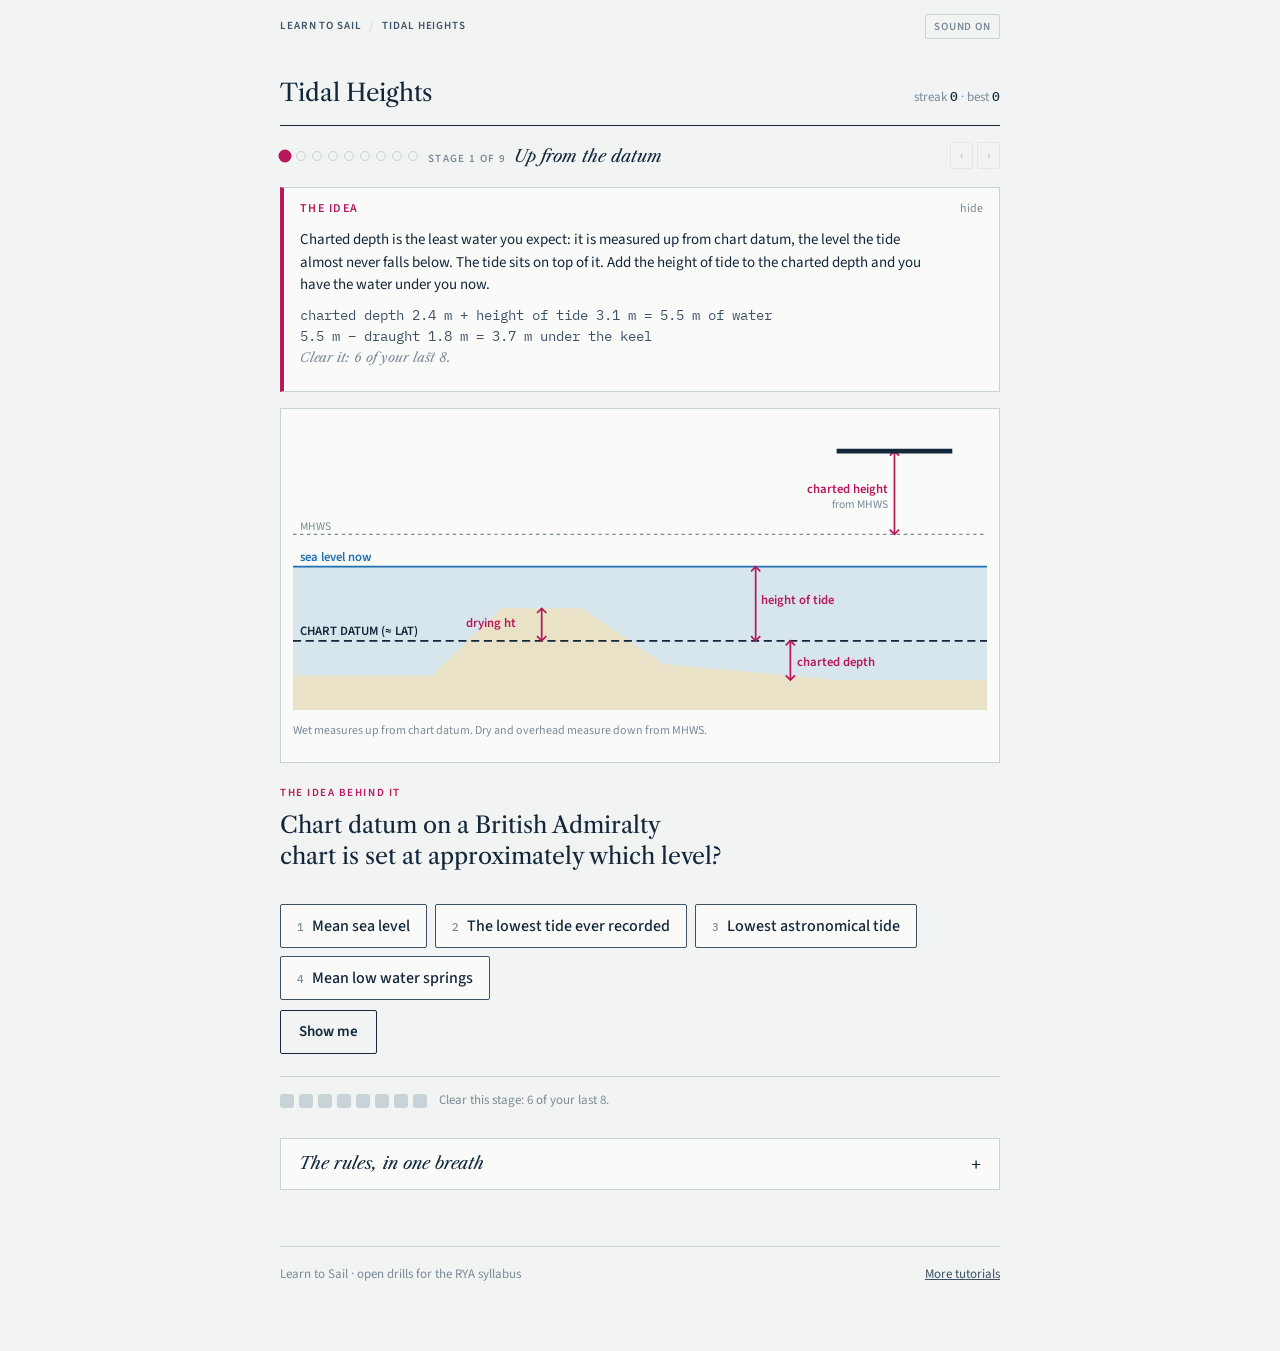
<file: tutorials/tidal-heights/index.html>
<!doctype html>
<html lang="en">
<head>
<meta charset="utf-8">
<meta name="viewport" content="width=device-width, initial-scale=1">
<meta name="color-scheme" content="light dark">
<title>Tidal Heights · Learn to Sail</title>
<meta name="description" content="Drill RYA Day Skipper tidal heights: chart datum, drying heights, bridge clearance, range, the rule of twelfths, the tidal curve both ways, secondary ports, and a harbour entry where the wrong number puts you on the bar.">
<link rel="preconnect" href="https://fonts.googleapis.com"><link rel="stylesheet" href="https://fonts.googleapis.com/css2?family=Libre+Caslon+Text:ital,wght@0,400;0,700;1,400&family=Source+Sans+3:wght@400;600&family=IBM+Plex+Mono:wght@400;500;600&display=swap">
<link rel="stylesheet" href="../../shared/site.css">
<style>
.col{max-width:720px;margin:0 auto}
.tut-head{padding-block:22px 14px;border-bottom:1.5px solid var(--ink);display:flex;justify-content:space-between;align-items:baseline;gap:12px;flex-wrap:wrap}
.tut-head h1{font-family:"Libre Caslon Text",Georgia,serif;font-weight:400;font-size:24px;margin:0}
.tut-head .streak{font-size:13px;color:var(--ink-3)}
.tut-head .streak b{font-family:"IBM Plex Mono",monospace;font-weight:500;color:var(--ink)}
.stepper{display:flex;align-items:center;gap:10px;padding-block:16px 4px;flex-wrap:wrap}
.stepper .dots{display:flex;gap:6px;align-items:center}
.stepper .dot{width:10px;height:10px;border-radius:50%;border:1.5px solid var(--ink-3);background:transparent;padding:0;cursor:pointer}
.stepper .dot.done{background:var(--good);border-color:var(--good)}
.stepper .dot.now{background:var(--magenta);border-color:var(--magenta);transform:scale(1.3)}
.stepper .dot.locked{border-color:var(--rule);cursor:not-allowed}
.stepper .name{font:italic 400 17px "Libre Caslon Text",Georgia,serif}
.stepper .name small{font:600 11px "Source Sans 3",sans-serif;letter-spacing:.12em;text-transform:uppercase;color:var(--ink-3);margin-right:8px;font-style:normal}
.stepper .nav{margin-left:auto;display:flex;gap:4px}
.stepper .nav button{font:600 12px "Source Sans 3",sans-serif;border:1px solid var(--rule);background:transparent;color:var(--ink-2);padding:4px 9px;cursor:pointer;border-radius:2px}
.stepper .nav button:disabled{opacity:.35;cursor:default}
.concept{border:1px solid var(--rule);border-left:4px solid var(--magenta);background:var(--paper);margin-top:14px}
.concept summary{list-style:none;cursor:pointer;padding:12px 16px;font:600 12px "Source Sans 3",sans-serif;letter-spacing:.12em;text-transform:uppercase;color:var(--magenta);display:flex;justify-content:space-between}
.concept summary::after{content:"show";font-weight:400;letter-spacing:0;text-transform:none;color:var(--ink-3)}
.concept[open] summary::after{content:"hide"}
.concept .body{padding:0 16px 16px;font-size:15px}
.concept p{margin:0 0 8px;max-width:42em}
.concept .ex{font-family:"IBM Plex Mono",monospace;font-size:13.5px;line-height:1.6;color:var(--ink-2);white-space:pre-wrap;overflow-wrap:anywhere}
.concept .gate{font-size:13px;color:var(--ink-3);font-style:italic;font-family:"Libre Caslon Text",serif}
.concept svg{width:100%;height:auto;margin-top:10px;display:block}
.figbox{margin-top:16px;background:var(--paper);border:1px solid var(--rule);padding:12px}
.figbox svg{width:100%;height:auto;display:block}
.legend{display:flex;gap:14px;flex-wrap:wrap;font-size:12px;margin-top:8px;color:var(--ink-2)}
.legend span::before{content:"";display:inline-block;width:14px;height:3px;margin-right:6px;vertical-align:middle;border-radius:2px}
.legend .sp::before{background:var(--ink-2)}.legend .np::before{background:var(--ink-3)}
.legend .day::before{background:var(--magenta)}.legend .wk::before{background:var(--brass)}
.note{font-size:12px;color:var(--ink-3);margin-top:4px}
.legs{display:flex;gap:6px;margin:10px 0 0;flex-wrap:wrap;align-items:center}
.leg{width:26px;height:8px;background:var(--rule);border-radius:2px}
.leg.done{background:var(--good)}.leg.bad{background:var(--bad)}.leg.now{background:var(--magenta);animation:pulse 1.2s infinite}
@keyframes pulse{50%{opacity:.4}}
.strikes{font-size:13px;color:var(--ink-3);margin-left:auto}
.strikes b{color:var(--bad);letter-spacing:.15em}
.q{margin-top:22px}
.qhead{display:flex;justify-content:space-between;align-items:baseline;gap:12px;flex-wrap:wrap}
.qtype{font-size:11px;letter-spacing:.14em;text-transform:uppercase;color:var(--magenta);font-weight:600}
.timer{font-size:13px;color:var(--ink-3);font-family:"IBM Plex Mono",monospace}
.prompt{font-family:"Libre Caslon Text",Georgia,serif;font-size:clamp(19px,2.6vw,23px);line-height:1.35;margin:8px 0 16px;text-wrap:balance}
.givens{display:grid;grid-template-columns:repeat(auto-fit,minmax(min(150px,100%),1fr));gap:10px;margin-bottom:16px}
.given{border:1px solid var(--rule);padding:9px 12px;background:var(--paper);min-width:0}
.given .k{font-size:11px;letter-spacing:.1em;text-transform:uppercase;color:var(--ink-3)}
.given .v{font-size:21px;font-weight:500;overflow-wrap:anywhere}
.given.hi{border-color:var(--magenta)}.given.hi .v{color:var(--magenta)}
.answer{display:flex;gap:10px;align-items:stretch;flex-wrap:wrap}
.answer input{font-family:"IBM Plex Mono",monospace;font-size:32px;font-weight:500;width:150px;max-width:100%;padding:8px 14px;border:1.5px solid var(--ink-2);background:var(--paper);color:var(--ink);letter-spacing:.06em;border-radius:2px}
.answer input:disabled{opacity:.4}
.answer .unit{align-self:center;font-size:19px;color:var(--ink-3)}
.choices{display:flex;gap:8px;flex-wrap:wrap;width:100%}
.choices[hidden]{display:none}
.choices button{font:500 16px "Source Sans 3",sans-serif;padding:10px 16px;border:1.5px solid var(--ink-2);background:var(--paper);color:var(--ink);cursor:pointer;border-radius:2px;text-align:left;min-height:44px}
.choices button:hover{border-color:var(--magenta)}
.choices button .kb{font:500 11px "IBM Plex Mono",monospace;color:var(--ink-3);margin-right:8px}
.choices button.picked{border-color:var(--magenta);background:var(--magenta-soft)}
.choices button:disabled{cursor:default;opacity:.75}
.choices button.right{border-color:var(--good);background:var(--good-soft);opacity:1}
.btn{font:600 15px "Source Sans 3",sans-serif;padding:0 18px;border:1.5px solid var(--ink);background:var(--ink);color:var(--paper);cursor:pointer;border-radius:2px;min-height:44px}
.btn.ghost{background:transparent;color:var(--ink)}
button:focus-visible,input:focus-visible{outline:2px solid var(--focus);outline-offset:2px}
.feedback{margin-top:18px;padding:14px 16px;border-left:4px solid var(--rule);background:var(--paper);display:none}
.feedback.show{display:block}
.feedback.ok{border-color:var(--good);background:var(--good-soft)}
.feedback.no{border-color:var(--bad);background:var(--bad-soft)}
.feedback h3{margin:0 0 8px;font:700 15px "Source Sans 3",sans-serif}
.feedback p{margin:6px 0 0}
.steps{margin:0;padding:0;list-style:none;font-size:15px}
.steps li{display:grid;grid-template-columns:auto 1fr;gap:10px;padding:3px 0}
.steps li .s{font-weight:500}
.rule{font-size:13px;color:var(--ink-2);margin-top:8px;font-style:italic}
.tbl{margin-top:16px;border:1px solid var(--rule);overflow-x:auto;background:var(--paper)}
.tbl table{border-collapse:collapse;width:100%;font-size:14px;min-width:440px}
.tbl th{font:600 11px "Source Sans 3",sans-serif;letter-spacing:.1em;text-transform:uppercase;color:var(--ink-3);text-align:left;padding:8px 10px;border-bottom:1px solid var(--rule);background:var(--ground)}
.tbl td{padding:5px 10px;border-bottom:1px solid var(--rule)}
.tbl tr.hi td{background:var(--brass-soft)}
.tbl caption{caption-side:top;text-align:left;font:italic 13px "Libre Caslon Text",serif;padding:8px 10px;color:var(--ink-2)}
.progress{display:flex;align-items:center;gap:12px;margin-top:22px;padding-top:14px;border-top:1px solid var(--rule);font-size:13px;color:var(--ink-3);flex-wrap:wrap}
.progress .last{display:flex;gap:5px}
.progress .last i{width:14px;height:14px;border-radius:3px;background:var(--rule);display:block}
.progress .last i.y{background:var(--good)}.progress .last i.n{background:var(--bad)}
.progress .cleared{color:var(--good);font-weight:600}
.more{margin-top:28px;background:var(--paper);border:1px solid var(--rule)}
.more summary{cursor:pointer;padding:14px 18px;font:italic 400 17px "Libre Caslon Text",Georgia,serif;list-style:none;display:flex;justify-content:space-between}
.more summary::after{content:"+";font-style:normal;font-family:"IBM Plex Mono",monospace}
.more[open] summary::after{content:"−"}
.more .body{padding:0 18px 18px;font-size:15px}
.more h4{margin:14px 0 4px;font:600 12px "Source Sans 3",sans-serif;letter-spacing:.12em;text-transform:uppercase;color:var(--magenta)}
.more p{margin:0 0 6px;max-width:42em}
.more .mono{font-family:"IBM Plex Mono",monospace;font-size:14px}
.more table{border-collapse:collapse;width:100%;font-size:14px;margin-top:8px}
.more td,.more th{padding:6px 8px;border-bottom:1px solid var(--rule);text-align:left}
.more th{font:600 11px "Source Sans 3",sans-serif;letter-spacing:.12em;text-transform:uppercase;color:var(--ink-3)}
.empty{font-style:italic;color:var(--ink-3);font-family:"Libre Caslon Text",serif}
kbd{font:500 12px "IBM Plex Mono",monospace;border:1px solid var(--rule);border-bottom-width:2px;padding:1px 5px;border-radius:3px;background:var(--ground)}
.pop{position:fixed;left:50%;top:18px;transform:translate(-50%,-8px);font-family:"Libre Caslon Text",serif;font-style:italic;color:var(--paper);background:var(--magenta);font-size:15px;opacity:0;transition:all .4s;pointer-events:none;padding:6px 14px;border-radius:2px;z-index:9}
.pop.show{opacity:1;transform:translate(-50%,0)}
.iconbtn{font:600 11px "Source Sans 3",sans-serif;letter-spacing:.08em;text-transform:uppercase;border:1px solid var(--rule);background:transparent;color:var(--ink-3);padding:4px 8px;cursor:pointer;border-radius:2px}
@media (prefers-reduced-motion:reduce){*{transition:none!important;animation:none!important}}
</style>
</head>
<body>
<div class="pop" id="pop"></div>
<div class="col">
<nav class="site-nav"><div class="crumb"><a href="../../">Learn to Sail</a><span>/</span><a href="./" aria-current="page">Tidal Heights</a></div><button class="iconbtn" id="mute" type="button" aria-pressed="false">Sound on</button></nav>

<header class="tut-head">
  <h1>Tidal Heights</h1>
  <span class="streak">streak <b id="streak">0</b> · best <b id="best">0</b></span>
</header>

<div class="stepper" id="stepper"></div>

<details class="concept" id="concept">
  <summary>The idea</summary>
  <div class="body" id="conceptBody"></div>
</details>

<section class="figbox" id="figbox" hidden>
  <svg id="fig" viewBox="0 0 600 300" role="img" aria-label="Tidal diagram"></svg>
  <div class="legend" id="legend"></div>
  <div class="note" id="fignote"></div>
  <div class="legs" id="legs"></div>
</section>

<section class="q" aria-label="Question">
  <div class="qhead"><span class="qtype" id="qtype"></span><span class="timer" id="timer"></span></div>
  <p class="prompt" id="prompt"></p>
  <div class="givens" id="givens"></div>
  <form class="answer" id="form" autocomplete="off">
    <input id="ans" inputmode="decimal" placeholder="0.0" aria-label="Your answer">
    <span class="unit" id="unit">m</span>
    <div class="choices" id="choices" hidden></div>
    <button class="btn" type="submit" id="check">Check</button>
    <button class="btn ghost" type="button" id="skip">Show me</button>
  </form>
  <div class="feedback" id="fb" aria-live="polite"></div>
  <div class="tbl" id="tbl" hidden></div>
  <div class="progress" id="progress"></div>
</section>

<details class="more" id="logbox">
  <summary>Ship's log</summary>
  <div class="body" id="logbody"></div>
</details>

<details class="more">
  <summary>The rules, in one breath</summary>
  <div class="body">
    <h4>The vertical picture</h4>
    <p>Everything wet is measured <strong>up from chart datum</strong>. Everything dry or overhead is measured <strong>down from MHWS</strong>.</p>
    <table>
      <tr><th>You want</th><th>Sum</th></tr>
      <tr><td>Depth of water now</td><td class="mono">charted depth + height of tide</td></tr>
      <tr><td>Depth over a drying patch</td><td class="mono">height of tide − drying height</td></tr>
      <tr><td>Clearance under the keel</td><td class="mono">depth of water − draught</td></tr>
      <tr><td>Clearance under a bridge</td><td class="mono">charted height + MHWS − height of tide</td></tr>
      <tr><td>Range of the tide</td><td class="mono">HW height − LW height</td></tr>
    </table>
    <h4>Springs and neaps</h4>
    <p>Springs: new and full moon, biggest range, about two days after the phase. Neaps: first and last quarter, smallest range. Compare the day's range with the spring and neap ranges printed in the curve panel and interpolate.</p>
    <h4>The curve, both ways</h4>
    <p>Mark HW height on the top scale and LW height on the bottom scale, join them with a sloping line. <strong>Time → height</strong>: enter on the time axis, up to the curve, across to the sloping line, down to the height scale. <strong>Height → time</strong>: the same picture backwards. Spring curve solid, neap curve dashed, interpolate between. Two times answer every height — say whether you mean the rising or the falling one.</p>
    <h4>Rule of twelfths</h4>
    <p class="mono">1 · 2 · 3 · 3 · 2 · 1 twelfths of the range, hour by hour.</p>
    <p>Half the range arrives in the middle two hours. It is a sanity check for a roughly six-hour, roughly sinusoidal tide — never for the Solent's double high water. Use the curve for the answer.</p>
    <h4>Secondary ports</h4>
    <p>Work the standard port first. Interpolate the <strong>time</strong> difference between the two reference high waters (0000 and 0600) by your actual HW time. Interpolate the <strong>height</strong> difference between MHWN and MHWS by your actual HW height, and between MLWN and MLWS for the low. Lay it out as a table — standard, difference, secondary — and the marks follow the layout.</p>
    <h4>Always leave a margin</h4>
    <p>Work the answer, then take off your own clearance: commonly 0.5–1.0 m under the keel, more in a swell. State the margin you chose.</p>
    <h4>Keys</h4>
    <p><kbd>Enter</kbd> checks, <kbd>Enter</kbd> again moves on. <kbd>1</kbd>–<kbd>4</kbd> pick an option. <kbd>Alt</kbd>+<kbd>←</kbd>/<kbd>→</kbd> change stage. Progress is saved in this browser.</p>
  </div>
</details>

<footer class="site-foot"><span>Learn to Sail · open drills for the RYA syllabus</span><a href="../../">More tutorials</a></footer>
</div>

<script>
(() => {
const $ = id => document.getElementById(id);
const rnd = (a,b) => a + Math.floor(Math.random()*(b-a+1));
const pick = a => a[rnd(0,a.length-1)];
const r1 = x => Math.round(x*10)/10;
const m1 = x => x.toFixed(1);
const hhmm = t => { const n = ((t%1440)+1440)%1440; return String(Math.floor(n/60)).padStart(2,'0') + String(n%60).padStart(2,'0'); };
const dur = t => `${String(Math.floor(t/60)).padStart(2,'0')}${String(t%60).padStart(2,'0')}`;
const sdiff = t => (t < 0 ? '−' : '+') + dur(Math.abs(t));
const sm = x => (x < 0 ? '−' : '+') + m1(Math.abs(x));

// ---- the port. Fictional, so every figure here is internally consistent
// and nobody sails on a number scraped off a training page.
const PORT = { name:'Havenport', MHWS:4.6, MHWN:3.6, MLWN:1.8, MLWS:0.8 };
const SPR = r1(PORT.MHWS - PORT.MLWS);   // 3.8 m spring range
const NEA = r1(PORT.MHWN - PORT.MLWN);   // 1.8 m neap range
const ML  = r1((PORT.MHWS + PORT.MLWS)/2); // 2.7 m mean level
const DUR_S = 370, DUR_N = 390;          // HW→LW in minutes, springs and neaps

// ---- persistence
const KEY = 'lts:tidal-heights:v1';
let store = { streak:0, best:0, stages:{}, log:[], muted:false, seenConcept:{} };
try { store = Object.assign(store, JSON.parse(localStorage.getItem(KEY) || '{}')); } catch(e) {}
const save = () => { try { localStorage.setItem(KEY, JSON.stringify(store)); } catch(e) {} };

const STAGES = [
  { id:'h1', kind:'drill', title:'Up from the datum', cfg:{mode:'depth'}, fig:'datum',
    intro:'Charted depth is the least water you expect: it is measured up from chart datum, the level the tide almost never falls below. The tide sits on top of it. Add the height of tide to the charted depth and you have the water under you now.',
    ex:'charted depth 2.4 m + height of tide 3.1 m = 5.5 m of water\n5.5 m − draught 1.8 m = 3.7 m under the keel' },
  { id:'h2', kind:'drill', title:'Dries and bridges', cfg:{mode:'clear'}, fig:'datum',
    intro:'Two traps, one picture. A drying height is printed underlined and sticks up from the datum, so you subtract it from the height of tide. A charted height — bridge, light, cliff — is measured down from MHWS, so add MHWS back on and take the height of tide off.',
    ex:'drying 1.2 m, tide 3.1 m → 1.9 m of water over it\nbridge 8.5 m charted, MHWS 4.6 m, tide 3.1 m → 8.5 + 4.6 − 3.1 = 10.0 m clear' },
  { id:'h3', kind:'drill', title:'Range, springs and neaps', cfg:{mode:'range'}, fig:null,
    intro:'The range is HW height minus LW height, and it decides everything else: which curve you read, how fast the streams run, how much margin you have. Compare the day’s range with the spring and neap ranges printed beside the curve.',
    ex:`HW 4.4 m, LW 0.9 m → range 3.5 m\nHavenport springs ${m1(SPR)} m, neaps ${m1(NEA)} m → 3.5 m is near springs` },
  { id:'h4', kind:'drill', title:'Rule of twelfths', cfg:{mode:'twelfths'}, fig:'curve',
    intro:'A six-hour tide comes in as twelfths of the range: 1, 2, 3, 3, 2, 1. Half of it arrives in the middle two hours, which is why the water runs away so fast around half tide. It is a sanity check, not a substitute for the curve.',
    ex:'range 3.6 m → 0.3, 0.6, 0.9, 0.9, 0.6, 0.3 m an hour\n2 h after HW the tide has fallen 1+2 = 3/12 = 0.9 m' },
  { id:'h5', kind:'drill', title:'Read the curve', cfg:{mode:'curveH'}, fig:'curve',
    intro:'The almanac curve is the real answer. Mark the day’s HW height on the top scale and the LW height on the bottom, join them with a sloping line. Enter on the time axis, go up to the curve, across to the sloping line, then down to the height scale.',
    ex:'spring curve solid, neap curve dashed\nread to the nearest 0.1 m and state the time you used' },
  { id:'h6', kind:'drill', title:'The curve backwards', cfg:{mode:'curveT'}, fig:'curve',
    intro:'Same picture, opposite direction. Enter on the height scale, up to the sloping line, across to the curve, down to the time axis, then add or subtract from HW. Every height happens twice each tide — once rising, once falling. The question will say which one it wants.',
    ex:'need 2.8 m, HW 1512 → falling branch 2 h 10 m after HW → 1722' },
  { id:'h7', kind:'drill', title:'Secondary port', cfg:{mode:'secondary'}, fig:null,
    intro:'Most harbours are not standard ports. Work the standard port for the day first, then apply the differences: time differences interpolated between the two reference high waters, height differences interpolated between the neap and spring levels. Standard, difference, secondary — three lines, every time.',
    ex:'HW Havenport 0300 → between the 0000 and 0600 columns, halfway\ndiff −0035 and −0025 → −0030 → HW secondary 0230' },
  { id:'h8', kind:'passage', title:'Evening entry', cfg:{},
    intro:'Everything so far, on one entry. A bar, a footbridge and a drying berth, and a tide that is going out while you decide. A wrong number shows you where the boat actually ends up. Three wrong and you are on the putty.' },
  { id:'h9', kind:'watch', title:'Tide watch', cfg:{}, fig:null,
    intro:'Twelve questions, everything mixed, ninety seconds each — about what the exam allows once you take the plotting out. Run out of time and it counts against you.' },
];
const GATE = { drill:'6 of your last 8', passage:'berth safely with at most one correction', watch:'12 questions, 90 seconds each, at most 1 wrong' };
const WATCH_N = 12, WATCH_SECS = 90;
for (const st of STAGES) store.stages[st.id] ??= { recent:[], done:false };

// ---- sound
let actx = null;
function tone(seq){
  if (store.muted) return;
  try {
    actx ??= new (window.AudioContext || window.webkitAudioContext)();
    let t = actx.currentTime;
    for (const [f, d, type] of seq) {
      const o = actx.createOscillator(), g = actx.createGain();
      o.type = type || 'sine'; o.frequency.value = f;
      g.gain.setValueAtTime(0.0001, t); g.gain.exponentialRampToValueAtTime(0.12, t + 0.01);
      g.gain.exponentialRampToValueAtTime(0.0001, t + d);
      o.connect(g).connect(actx.destination); o.start(t); o.stop(t + d + 0.02); t += d * 0.7;
    }
  } catch(e) {}
}
const bell = () => tone([[1568,.35],[2093,.5]]);
const thud = () => tone([[110,.25,'triangle'],[82,.35,'triangle']]);
const fanfare = () => tone([[784,.18],[988,.18],[1175,.18],[1568,.5]]);
const aground = () => tone([[160,.3,'sawtooth'],[120,.3,'sawtooth'],[80,.6,'sawtooth']]);

// ---- the tide of the day
function genDay(bias){
  let R;
  if (bias === 'springs') R = r1(SPR - rnd(0,4)/10);
  else if (bias === 'neaps') R = r1(NEA + rnd(0,4)/10);
  else R = r1(NEA + 0.5 + rnd(0,10)/10);
  const HW = r1(ML + R/2), LW = r1(HW - R);
  const D = Math.round(DUR_N + (R - NEA) / (SPR - NEA) * (DUR_S - DUR_N));
  return { R, HW, LW, D, tHW: rnd(6,46)*30, springish: R >= (SPR+NEA)/2 };
}
// the standard-port curve: sinusoidal, which is exactly what the rule of
// twelfths approximates, so the two stages never contradict each other.
const factor = (dt, D) => (1 + Math.cos(Math.PI * Math.max(-D, Math.min(D, dt)) / D)) / 2;
const heightAt = (day, dt) => day.LW + factor(dt, day.D) * day.R;
// minutes from HW for a height; sign chosen by branch ('rising' = before HW)
function timeFor(day, h, branch){
  const f = Math.max(0, Math.min(1, (h - day.LW) / day.R));
  const dt = day.D * Math.acos(2*f - 1) / Math.PI;
  return branch === 'rising' ? -dt : dt;
}

// ---- drawing: the almanac curve panel
const CV = { x0:52, x1:300, xr:520, y0:34, y1:238, mMin:0, mMax:5.2, span:6.5*60 };
const hx = m => CV.x1 - (m - CV.mMin)/(CV.mMax - CV.mMin) * (CV.x1 - CV.x0);
const fy = f => CV.y1 - f * (CV.y1 - CV.y0);
const tx = dt => CV.x1 + (dt + CV.span)/(2*CV.span) * (CV.xr - CV.x1);
function curvePath(D){
  let d = '';
  for (let t = -D; t <= D; t += 5) d += (d ? 'L' : 'M') + tx(t).toFixed(1) + ' ' + fy(factor(t, D)).toFixed(1) + ' ';
  return d;
}
function drawCurve(day, target, show){
  const g = [];
  g.push(`<rect x="${CV.x0}" y="${CV.y0}" width="${CV.x1-CV.x0}" height="${CV.y1-CV.y0}" fill="var(--shallow)" opacity=".35"/>`);
  g.push(`<rect x="${CV.x1}" y="${CV.y0}" width="${CV.xr-CV.x1}" height="${CV.y1-CV.y0}" fill="var(--paper)"/>`);
  // height scale, top and bottom of the left square
  for (let m = CV.mMin; m <= CV.mMax + 0.001; m += 0.5) {
    const x = hx(m);
    g.push(`<line x1="${x.toFixed(1)}" y1="${CV.y0}" x2="${x.toFixed(1)}" y2="${CV.y1}" stroke="var(--rule)" stroke-width=".5"/>`);
    g.push(`<text x="${x.toFixed(1)}" y="${CV.y0-6}" font-size="9" fill="var(--ink-3)" text-anchor="middle" font-family="IBM Plex Mono,monospace">${m1(m)}</text>`);
    g.push(`<text x="${x.toFixed(1)}" y="${CV.y1+13}" font-size="9" fill="var(--ink-3)" text-anchor="middle" font-family="IBM Plex Mono,monospace">${m1(m)}</text>`);
  }
  g.push(`<text x="${CV.x0-6}" y="${CV.y0+4}" font-size="9" fill="var(--ink-3)" text-anchor="end">HW scale</text>`);
  g.push(`<text x="${CV.x0-6}" y="${CV.y1+4}" font-size="9" fill="var(--ink-3)" text-anchor="end">LW scale</text>`);
  g.push(`<text x="${CV.x0-6}" y="${CV.y1+27}" font-size="9" fill="var(--ink-3)" text-anchor="end">metres</text>`);
  g.push(`<text x="${CV.xr+2}" y="${CV.y1+27}" font-size="9" fill="var(--ink-3)">hours from HW</text>`);
  // time axis
  for (let h = -6; h <= 6; h++) {
    const x = tx(h*60);
    g.push(`<line x1="${x.toFixed(1)}" y1="${CV.y0}" x2="${x.toFixed(1)}" y2="${CV.y1}" stroke="var(--rule)" stroke-width="${h===0?1.2:0.5}"/>`);
    g.push(`<text x="${x.toFixed(1)}" y="${CV.y1+27}" font-size="9" fill="var(--ink-3)" text-anchor="middle" font-family="IBM Plex Mono,monospace">${h===0?'HW':Math.abs(h)}</text>`);
  }
  for (let f = 0; f <= 1.001; f += 0.25) g.push(`<line x1="${CV.x0}" y1="${fy(f).toFixed(1)}" x2="${CV.xr}" y2="${fy(f).toFixed(1)}" stroke="var(--rule)" stroke-width=".5"/>`);
  // the printed spring and neap curves, then the day's own
  g.push(`<path d="${curvePath(DUR_S)}" fill="none" stroke="var(--ink-2)" stroke-width="1.4"/>`);
  g.push(`<path d="${curvePath(DUR_N)}" fill="none" stroke="var(--ink-3)" stroke-width="1.4" stroke-dasharray="5 4"/>`);
  g.push(`<path d="${curvePath(day.D)}" fill="none" stroke="var(--magenta)" stroke-width="2"/>`);
  // the sloping line: HW height on the top scale, LW on the bottom
  g.push(`<line x1="${hx(day.HW).toFixed(1)}" y1="${CV.y0}" x2="${hx(day.LW).toFixed(1)}" y2="${CV.y1}" stroke="var(--magenta)" stroke-width="2"/>`);
  g.push(`<circle cx="${hx(day.HW).toFixed(1)}" cy="${CV.y0}" r="3.5" fill="var(--magenta)"/>`);
  g.push(`<circle cx="${hx(day.LW).toFixed(1)}" cy="${CV.y1}" r="3.5" fill="var(--magenta)"/>`);
  g.push(`<rect x="${CV.x0}" y="${CV.y0}" width="${CV.xr-CV.x0}" height="${CV.y1-CV.y0}" fill="none" stroke="var(--ink-2)" stroke-width="1.2"/>`);
  g.push(`<line x1="${CV.x1}" y1="${CV.y0}" x2="${CV.x1}" y2="${CV.y1}" stroke="var(--ink-2)" stroke-width="1.2"/>`);
  // the construction, once the answer is on the table
  if (show && target) {
    const { dt, h } = target, f = factor(dt, day.D), y = fy(f);
    const c = 'var(--brass)';
    g.push(`<path d="M${tx(dt).toFixed(1)} ${CV.y1} L${tx(dt).toFixed(1)} ${y.toFixed(1)} L${hx(h).toFixed(1)} ${y.toFixed(1)} L${hx(h).toFixed(1)} ${CV.y1}" fill="none" stroke="${c}" stroke-width="2" stroke-dasharray="4 3"/>`);
    g.push(`<circle cx="${tx(dt).toFixed(1)}" cy="${y.toFixed(1)}" r="3.5" fill="${c}"/>`);
    g.push(`<circle cx="${hx(h).toFixed(1)}" cy="${y.toFixed(1)}" r="3.5" fill="${c}"/>`);
    g.push(`<text x="${hx(h).toFixed(1)}" y="${CV.y1+41}" font-size="11" font-weight="600" fill="${c}" text-anchor="middle" font-family="IBM Plex Mono,monospace">${m1(h)} m</text>`);
    g.push(`<text x="${tx(dt).toFixed(1)}" y="${CV.y0-18}" font-size="11" font-weight="600" fill="${c}" text-anchor="middle" font-family="IBM Plex Mono,monospace">${hhmm(day.tHW + dt)}</text>`);
  }
  const svg = $('fig');
  svg.setAttribute('viewBox', '0 0 600 288');
  svg.innerHTML = g.join('');
  $('legend').innerHTML = `<span class="sp">spring curve</span><span class="np">neap curve</span><span class="day">today, range ${m1(day.R)} m</span>` + (show ? `<span class="wk">the working</span>` : '');
  $('fignote').textContent = `${PORT.name} · HW ${hhmm(day.tHW)} ${m1(day.HW)} m · LW ${hhmm(day.tHW + day.D)} ${m1(day.LW)} m · springs ${m1(SPR)} m, neaps ${m1(NEA)} m`;
}

// ---- drawing: the datum picture
function datumSvg(){
  const y = v => 190 - v*20;
  return `<svg viewBox="0 0 600 250" role="img" aria-label="Chart datum, height of tide, charted depth, drying height and charted height">
  <rect x="0" y="${y(3.2)}" width="600" height="${190 - y(3.2) + 40}" fill="var(--shallow)"/>
  <path d="M0 ${190+30} L120 ${190+30} L180 ${y(1.4)} L250 ${y(1.4)} L320 ${190+20} L470 ${190+34} L520 ${190+34} L600 ${190+34} L600 250 L0 250 Z" fill="var(--land)"/>
  <line x1="0" y1="190" x2="600" y2="190" stroke="var(--ink)" stroke-width="1.5" stroke-dasharray="7 4"/>
  <text x="6" y="185" font-size="11" fill="var(--ink)" font-weight="600">CHART DATUM (≈ LAT)</text>
  <line x1="0" y1="${y(3.2)}" x2="600" y2="${y(3.2)}" stroke="var(--focus)" stroke-width="1.5"/>
  <text x="6" y="${y(3.2)-5}" font-size="11" fill="var(--focus)" font-weight="600">sea level now</text>
  <line x1="0" y1="${y(4.6)}" x2="600" y2="${y(4.6)}" stroke="var(--ink-3)" stroke-width="1" stroke-dasharray="3 3"/>
  <text x="6" y="${y(4.6)-4}" font-size="10" fill="var(--ink-3)">MHWS</text>
  <g stroke="var(--magenta)" stroke-width="1.5" fill="none">
    <path d="M400 190 L400 ${y(3.2)}"/><path d="M396 ${y(3.2)+4} L400 ${y(3.2)} L404 ${y(3.2)+4}"/><path d="M396 186 L400 190 L404 186"/>
    <path d="M430 ${190+34} L430 190"/><path d="M426 194 L430 190 L434 194"/><path d="M426 ${190+30} L430 ${190+34} L434 ${190+30}"/>
    <path d="M215 190 L215 ${y(1.4)}"/><path d="M211 ${y(1.4)+4} L215 ${y(1.4)} L219 ${y(1.4)+4}"/><path d="M211 186 L215 190 L219 186"/>
    <path d="M520 ${y(4.6)} L520 ${y(8.2)}"/><path d="M516 ${y(8.2)+4} L520 ${y(8.2)} L524 ${y(8.2)+4}"/><path d="M516 ${y(4.6)-4} L520 ${y(4.6)} L524 ${y(4.6)-4}"/>
  </g>
  <line x1="470" y1="${y(8.2)}" x2="570" y2="${y(8.2)}" stroke="var(--ink)" stroke-width="4"/>
  <text x="405" y="${y(1.6)}" font-size="11" fill="var(--magenta)" font-weight="600">height of tide</text>
  <text x="436" y="${190+22}" font-size="11" fill="var(--magenta)" font-weight="600">charted depth</text>
  <text x="150" y="${y(0.6)}" font-size="11" fill="var(--magenta)" font-weight="600">drying ht</text>
  <text x="514" y="${y(6.4)}" font-size="11" fill="var(--magenta)" font-weight="600" text-anchor="end">charted height</text>
  <text x="514" y="${y(6.4)+13}" font-size="10" fill="var(--ink-3)" text-anchor="end">from MHWS</text>
  </svg>`;
}

// ---- drawing: the harbour, in section
function drawHarbour(pas, hot, hit){
  const P = pas.p, floor = 5.0;
  // fit the scene: the bridge or the masthead sets the top, the offshore depth the bottom
  const top = Math.max(P.bridge + PORT.MHWS, hot + P.air) + 1.2;
  const K = 296 / (top + floor), D0 = 298 - floor*K, y = v => D0 - v*K;
  const g = [], wl = y(hot);
  g.push(`<rect x="0" y="${wl.toFixed(1)}" width="600" height="${(300-wl).toFixed(1)}" fill="var(--shallow)"/>`);
  g.push(`<path d="M0 ${y(-floor)} L90 ${y(-floor)} L155 ${y(-P.bar)} L225 ${y(-P.bar)} L300 ${y(-P.pool)} L415 ${y(-P.pool)} L465 ${y(P.dry)} L600 ${y(P.dry)} L600 300 L0 300 Z" fill="var(--land)"/>`);
  g.push(`<line x1="0" y1="${y(0)}" x2="600" y2="${y(0)}" stroke="var(--ink-3)" stroke-width="1" stroke-dasharray="6 4"/>`);
  g.push(`<text x="4" y="${y(0)-5}" font-size="10" fill="var(--ink-3)">chart datum</text>`);
  g.push(`<text x="4" y="${(wl-6).toFixed(1)}" font-size="10" fill="var(--focus)" font-weight="600">sea level · ${m1(hot)} m of tide</text>`);
  g.push(`<line x1="0" y1="${wl.toFixed(1)}" x2="600" y2="${wl.toFixed(1)}" stroke="var(--focus)" stroke-width="1.2"/>`);
  g.push(`<text x="190" y="${(y(-P.bar)+15).toFixed(1)}" font-size="10" fill="var(--ink-2)" text-anchor="middle">the bar, charted ${m1(P.bar)} m</text>`);
  g.push(`<text x="596" y="${(y(P.dry)-8).toFixed(1)}" font-size="10" fill="var(--ink-2)" text-anchor="end">quay, dries ${m1(P.dry)} m</text>`);
  // the footbridge, charted above MHWS
  const bY = y(P.bridge + PORT.MHWS);
  g.push(`<rect x="330" y="${bY.toFixed(1)}" width="140" height="7" fill="var(--ink-2)"/>`);
  g.push(`<rect x="462" y="${bY.toFixed(1)}" width="8" height="${(y(P.dry)-bY).toFixed(1)}" fill="var(--ink-2)"/>`);
  g.push(`<text x="330" y="${(bY-7).toFixed(1)}" font-size="10" fill="var(--ink-2)">bridge, charted ${m1(P.bridge)} m above MHWS</text>`);
  // the boat, where she is on this leg
  const bx = [175, 175, 395, 520, 520][Math.min(pas.leg, 4)];
  const onBottom = hit === 'bar' || hit === 'quay';
  const keel = onBottom ? y(pas.leg >= 3 ? P.dry : -P.bar) : wl + P.draught*K;
  const deck = keel - P.draught*K, mast = deck - P.air*K;
  g.push(`<g><path d="M${bx-24} ${deck.toFixed(1)} L${bx+24} ${deck.toFixed(1)} L${bx+14} ${keel.toFixed(1)} L${bx-14} ${keel.toFixed(1)} Z" fill="var(--paper)" stroke="var(--ink)" stroke-width="1.5"/>`);
  g.push(`<line x1="${bx}" y1="${deck.toFixed(1)}" x2="${bx}" y2="${mast.toFixed(1)}" stroke="var(--ink)" stroke-width="2"/></g>`);
  if (hit === 'bridge') {
    g.push(`<circle cx="${bx}" cy="${mast.toFixed(1)}" r="12" fill="none" stroke="var(--bad)" stroke-width="3"/>`);
    g.push(`<text x="${bx}" y="${(mast-18).toFixed(1)}" font-size="12" font-weight="700" fill="var(--bad)" text-anchor="middle">masthead</text>`);
  }
  if (onBottom) g.push(`<text x="${bx}" y="${(keel+18).toFixed(1)}" font-size="12" font-weight="700" fill="var(--bad)" text-anchor="middle">aground</text>`);
  const svg = $('fig');
  svg.setAttribute('viewBox', '0 0 600 300');
  svg.innerHTML = g.join('');
  $('legend').innerHTML = '';
  $('fignote').textContent = `${P.sec} · draught ${m1(P.draught)} m · air draught ${m1(P.air)} m · MHWS ${m1(PORT.MHWS)} m`;
}

// ---- secondary port
function genSecondary(){
  const name = pick(['Fernwick','Colton Quay','St Maddern','Netherhaven','Weirpool']);
  const s = Math.random() < .5 ? -1 : 1;
  const hw0 = s * rnd(2,11)*5, hw6 = hw0 + s * pick([5,10,15]);
  const lw0 = s * rnd(2,11)*5, lw6 = lw0 + s * pick([5,10,15]);
  const mhws = rnd(-8,4)/10, mhwn = r1(mhws + rnd(-2,3)/10);
  const mlwn = rnd(-4,4)/10, mlws = r1(mlwn + rnd(-2,2)/10);
  return { name, hw0, hw6, lw0, lw6, mhws, mhwn, mlwn, mlws };
}
// time differences are tabulated at two reference hours six apart and repeat
// every twelve; interpolate on where the actual HW falls in that cycle
function interpTime(t, d0, d6){
  const h = (((t % 720) + 720) % 720) / 60;
  const f = h <= 6 ? h/6 : (12 - h)/6;
  return Math.round(d0 + f * (d6 - d0));
}
const interpHt = (h, lo, hi, dLo, dHi) => r1(dLo + (h - lo)/(hi - lo) * (dHi - dLo));

// ---- state
let stage = null, q = null, answered = false, watch = null, pas = null, picked = null;
const ss = () => store.stages[stage.id];
const idx = () => STAGES.indexOf(stage);

// ---- question builders. Each returns the q object; render() does the rest.
const B = {};

// options are written answer-first for legibility, then shuffled, so the
// position of the right answer is never worth remembering
function shuf(q){
  if (q.ansType !== 'choice') return q;
  const order = q.choices.map((_,i) => i);
  for (let i = order.length - 1; i > 0; i--) { const j = rnd(0,i); [order[i], order[j]] = [order[j], order[i]]; }
  q.choices = order.map(i => q.choices[i]);
  q.target = order.indexOf(q.target);
  return q;
}
// a pool per stage, so the concept question is a different one each time
const CONCEPTS = {
  depth: [
    { prompt:'A charted depth printed on the chart is measured from which level?',
      choices:['Chart datum, about the lowest astronomical tide','Mean sea level','Mean high water springs','The height of tide on the day of survey'],
      steps:[['Chart datum','the level the tide almost never falls below','so the charted depth is the least you expect']] },
    { prompt:'Chart datum on a British Admiralty chart is set at approximately which level?',
      choices:['Lowest astronomical tide','Mean low water springs','Mean sea level','The lowest tide ever recorded'],
      steps:[['LAT','the lowest the tide goes astronomically','a level the weather can still beat, rarely']] },
    { prompt:'The height of tide printed in the almanac is measured up from which level?',
      choices:['Chart datum','The seabed','Mean sea level','Mean high water springs'],
      steps:[['height of tide','measured up from chart datum','which is why it adds to the charted depth']] },
    { prompt:'What does a charted depth of 3.2 m actually promise you?',
      choices:['The least water you can normally expect there','The water there at mean sea level','The average depth over the year','The water there at high water'],
      steps:[['3.2 m','at chart datum','and the tide is nearly always on top of it']] },
    { prompt:'The sounder almost always reads more than the charted depth. Why?',
      choices:['The height of tide is almost always above chart datum','The sounder reads from the waterline','Charted depths are surveyed at high water','The chart is out of date'],
      steps:[['sounder','charted depth + height of tide','and the tide is above datum nearly all the time']] },
  ],
  clear: [
    { prompt:'The charted height of a lighthouse or a bridge is measured from which level?',
      choices:['Mean high water springs','Chart datum','Mean sea level','The height of tide at the time'],
      steps:[['MHWS','the practical worst case overhead','so clearances shrink as the tide rises']] },
    { prompt:'A drying height, printed underlined on the chart, is measured from which level?',
      choices:['Chart datum, upwards','MHWS, downwards','Mean sea level','The height of tide on the day'],
      steps:[['drying height','stands up from chart datum','so it is subtracted from the height of tide']] },
    { prompt:'When is your clearance under a fixed bridge greatest?',
      choices:['At low water','At high water','At half tide','It does not change with the tide'],
      steps:[['clearance','charted height + MHWS − height of tide','least tide, most room']] },
    { prompt:'The green tint along the shore on a chart marks what?',
      choices:['Ground that dries at chart datum','Shallow water that never dries','A prohibited area','A charted anchorage'],
      steps:[['green','the drying foreshore','heights there are drying heights, not depths']] },
    { prompt:'Why is a drying height subtracted from the height of tide rather than added?',
      choices:['The bank stands up from chart datum, so it eats into the tide','Drying heights are just negative depths','It is measured down from MHWS','Because the bank is always above water'],
      steps:[['the bank','sticks up from datum','the tide has to cover it before it floats you']] },
  ],
  range: [
    { prompt:'It is a full moon today. When will the biggest tides of this fortnight be?',
      choices:['In about two days','Today','In about seven days','In about four days'],
      steps:[['full or new moon','sun and moon pulling in line','springs follow about two days later']] },
    { prompt:'Neap tides happen at which phase of the moon?',
      choices:['The first and last quarter','New and full moon','Only at full moon','They do not follow the moon at all'],
      steps:[['quarters','sun and moon pulling at right angles','smallest range, weakest streams']] },
    { prompt:'Compared with neaps, a spring tide gives you what?',
      choices:['A bigger range: higher HW and lower LW','A bigger range, but the same LW','A smaller range and weaker streams','The same range, only faster streams'],
      steps:[['springs','range at its largest','more water at HW, less at LW, faster streams']] },
    { prompt:'In tidal work, what does duration mean?',
      choices:['The time from HW to LW','How long the tide stands at HW','The time between two successive high waters','How long the stream runs one way']} ,
    { prompt:'It is neaps, and you are lying to a drying berth. What does that mean for you?',
      choices:['Less water at HW, but more at LW','More water at HW and at LW','Less water at both HW and LW','No difference — only the times change'],
      steps:[['neaps','range at its smallest','the tide stays nearer mean level all day']] },
  ],
};
const CONCEPT_RULE = {
  depth:'Charted depths and drying heights are measured from chart datum. Charted heights of bridges and lights are measured from MHWS.',
  clear:'Wet things measure up from chart datum, dry and overhead things measure down from MHWS. Two datums, one picture.',
  range:'Springs at new and full moon, neaps at the quarters, with about a two-day lag. The cycle repeats roughly fortnightly.',
};
function conceptQ(mode){
  const c = pick(CONCEPTS[mode]);
  return { qtype:'The idea behind it', prompt:c.prompt, givens:[], ansType:'choice',
    choices:c.choices.slice(), target:0, steps:c.steps || [[c.choices[0], 'is the one that follows from the datum picture', '']],
    rule:CONCEPT_RULE[mode] };
}

B.depth = () => {
  if (Math.random() < 0.16) return conceptQ('depth');
  const day = genDay(), hot = r1(heightAt(day, rnd(-4,4)*30));
  const cd = r1(rnd(4,95)/10), draught = r1(rnd(9,22)/10);
  const v = rnd(0,2);
  if (v === 0) return {
    qtype:'Depth now', prompt:`The chart shows ${m1(cd)} m here. The height of tide is ${m1(hot)} m. How much water is under you?`,
    givens:[['Charted depth', m1(cd)+' m'],['Height of tide', m1(hot)+' m']], ansType:'m', target:r1(cd+hot), tol:0.05, unit:'m',
    steps:[[m1(cd)+' m', 'charted depth, up from chart datum', ''],['+ '+m1(hot)+' m','height of tide', m1(r1(cd+hot))+' m of water']],
    rule:'Depth of water now = charted depth + height of tide. Everything wet is measured up from chart datum.' };
  if (v === 1) return {
    qtype:'Height of tide', prompt:`The echo sounder reads ${m1(r1(cd+hot))} m of water and the chart says ${m1(cd)} m. What is the height of tide?`,
    givens:[['Sounder', m1(r1(cd+hot))+' m'],['Charted depth', m1(cd)+' m']], ansType:'m', target:hot, tol:0.05, unit:'m',
    steps:[[m1(r1(cd+hot))+' m','water now',''],['− '+m1(cd)+' m','charted depth', m1(hot)+' m height of tide']],
    rule:'The same sum, rearranged. Depth − charted depth = height of tide. A good check on the almanac when you are anchored.' };
  if (v === 2) { const cd2 = Math.max(cd, r1(draught + 0.4 - hot)); return {
    qtype:'Under the keel', prompt:`You draw ${m1(draught)} m. Charted depth ${m1(cd2)} m, height of tide ${m1(hot)} m. What is under the keel?`,
    givens:[['Charted depth', m1(cd2)+' m'],['Height of tide', m1(hot)+' m'],['Draught', m1(draught)+' m']],
    ansType:'m', target:r1(cd2+hot-draught), tol:0.05, unit:'m',
    steps:[[m1(cd2)+' m','+ '+m1(hot)+' m tide', m1(r1(cd2+hot))+' m of water'],['− '+m1(draught)+' m','draught', m1(r1(cd2+hot-draught))+' m under the keel']],
    rule:'Find the water first, then take the draught off. Then take your own margin off that — half a metre is the usual minimum, more in a swell.' }; }
  return conceptQ('depth');
};

B.clear = () => {
  if (Math.random() < 0.16) return conceptQ('clear');
  const day = genDay(), hot = r1(heightAt(day, rnd(-4,4)*30));
  const v = rnd(0,2);
  if (v === 0) {
    const dry = r1(rnd(3, Math.max(4, Math.round(hot*10)-3))/10);
    return { qtype:'Over a drying patch', prompt:`A sandbank is charted as drying ${m1(dry)} m. The height of tide is ${m1(hot)} m. How much water is over it?`,
      givens:[['Drying height', m1(dry)+' m'],['Height of tide', m1(hot)+' m']], ansType:'m', target:r1(hot-dry), tol:0.05, unit:'m',
      steps:[[m1(hot)+' m','height of tide',''],['− '+m1(dry)+' m','the bank sticks up from datum', m1(r1(hot-dry))+' m over it']],
      rule:'A drying height is underlined on the chart and stands up from chart datum, so you subtract it. Add it and you will be very confident about a bank you are about to hit.' };
  }
  if (v === 1) {
    const ch = r1(rnd(60,140)/10);
    return { qtype:'Under a bridge', prompt:`A footbridge is charted at ${m1(ch)} m. MHWS here is ${m1(PORT.MHWS)} m and the height of tide is ${m1(hot)} m. What is the clearance under it?`,
      givens:[['Charted height', m1(ch)+' m'],['MHWS', m1(PORT.MHWS)+' m'],['Height of tide', m1(hot)+' m']],
      ansType:'m', target:r1(ch+PORT.MHWS-hot), tol:0.05, unit:'m',
      steps:[[m1(ch)+' m','+ '+m1(PORT.MHWS)+' m MHWS', m1(r1(ch+PORT.MHWS))+' m above chart datum'],['− '+m1(hot)+' m','height of tide', m1(r1(ch+PORT.MHWS-hot))+' m clear']],
      rule:'Charted heights hang down from MHWS. Put MHWS back on to get above datum, then take the tide off. Clearance is largest at low water — the opposite of everything else.' };
  }
  if (v === 2) {
    const ch = r1(rnd(80,130)/10), clear = r1(ch + PORT.MHWS - hot), air = r1(clear + rnd(-12,12)/10);
    return { qtype:'Will she fit?', prompt:`Your air draught is ${m1(air)} m. The bridge is charted at ${m1(ch)} m, MHWS ${m1(PORT.MHWS)} m, height of tide ${m1(hot)} m. Do you go through?`,
      givens:[['Air draught', m1(air)+' m'],['Charted height', m1(ch)+' m'],['Height of tide', m1(hot)+' m']],
      ansType:'choice', choices:['Yes, with a metre or more to spare','Yes, but by less than a metre','No, the mast does not clear'],
      target: clear - air >= 1 ? 0 : clear - air > 0 ? 1 : 2,
      steps:[[m1(ch)+' m','+ '+m1(PORT.MHWS)+' m − '+m1(hot)+' m', m1(clear)+' m clear'],[m1(clear)+' m','− '+m1(air)+' m air draught', m1(r1(clear-air))+' m over the masthead']],
      rule:'A mast is not a keel: you cannot feel it touch until it has gone. Aerials and instruments sit above the measured air draught, so keep a real margin.' };
  }
  return conceptQ('clear');
};

B.range = () => {
  if (Math.random() < 0.16) return conceptQ('range');
  const day = genDay(pick(['springs','neaps','mid']));
  const v = rnd(0,2);
  if (v === 0) return {
    qtype:'Range', prompt:`HW is ${m1(day.HW)} m and LW is ${m1(day.LW)} m. What is the range of the tide?`,
    givens:[['HW', m1(day.HW)+' m'],['LW', m1(day.LW)+' m']], ansType:'m', target:day.R, tol:0.05, unit:'m',
    steps:[[m1(day.HW)+' m','− '+m1(day.LW)+' m', m1(day.R)+' m range']],
    rule:'Range = HW height − LW height, for that one tide. It sets which curve you read and how much the streams run.' };
  if (v === 1) {
    const mid = (SPR+NEA)/2, near = Math.abs(day.R - SPR) < 0.45 ? 0 : Math.abs(day.R - NEA) < 0.45 ? 1 : 2;
    return { qtype:'Springs or neaps?', prompt:`Today's range at ${PORT.name} is ${m1(day.R)} m. Springs here are ${m1(SPR)} m and neaps ${m1(NEA)} m. What kind of tide is it?`,
      givens:[['Today', m1(day.R)+' m'],['Springs', m1(SPR)+' m'],['Neaps', m1(NEA)+' m']],
      ansType:'choice', choices:['Near springs','Near neaps','Between the two — interpolate'], target:near,
      steps:[[m1(day.R)+' m','against '+m1(NEA)+'–'+m1(SPR)+' m', near===0?'near springs':near===1?'near neaps':'in between, so interpolate the curve']],
      rule:`Compare the day's range with the printed spring and neap ranges. Mid-way means read mid-way between the solid and dashed curves. Springs run about ${m1(SPR)} m, neaps about ${m1(NEA)} m.` };
  }
  if (v === 2) {
    const tLW = day.tHW + day.D;
    return { qtype:'Duration', prompt:`HW is at ${hhmm(day.tHW)} and the following LW at ${hhmm(tLW)}. What is the duration of the falling tide?`,
      givens:[['HW', hhmm(day.tHW)],['LW', hhmm(tLW)]], ansType:'dur', target:day.D, tol:5, unit:'h m',
      steps:[[hhmm(tLW),'− '+hhmm(day.tHW), dur(day.D)+' duration']],
      rule:'Duration is HW to LW. It is near six and a quarter hours in most of the UK, but it is not exactly six — which is why the rule of twelfths is only a check.' };
  }
  return conceptQ('range');
};

B.twelfths = () => {
  const day = genDay(), n = rnd(1,5);
  const cum = [0,1,3,6,9,11,12][n];
  const fall = r1(day.R * cum / 12);
  const from = Math.random() < .5;
  const twelfth = r1(day.R/12);
  const parts = [1,2,3,3,2,1].map(k => m1(r1(twelfth*k))).join(', ');
  if (from) return {
    qtype:'Twelfths, falling', prompt:`HW is ${m1(day.HW)} m, LW ${m1(day.LW)} m. By the rule of twelfths, what is the height of tide ${n} hour${n>1?'s':''} after HW?`,
    givens:[['HW', m1(day.HW)+' m'],['LW', m1(day.LW)+' m'],['Range', m1(day.R)+' m']],
    ansType:'m', target:r1(day.HW - fall), tol:0.06, unit:'m', day,
    steps:[[m1(day.R)+' m range','÷ 12', m1(twelfth)+' m per twelfth'],['hours 1–'+n, [1,2,3,3,2,1].slice(0,n).join('+')+' = '+cum+'/12', m1(fall)+' m fallen'],[m1(day.HW)+' m','− '+m1(fall)+' m', m1(r1(day.HW-fall))+' m']],
    rule:`1, 2, 3, 3, 2, 1 twelfths an hour — here ${parts} m. Half the range in the middle two hours.` };
  return {
    qtype:'Twelfths, rising', prompt:`LW is ${m1(day.LW)} m and the following HW ${m1(day.HW)} m. By the rule of twelfths, what is the height of tide ${n} hour${n>1?'s':''} after LW?`,
    givens:[['LW', m1(day.LW)+' m'],['HW', m1(day.HW)+' m'],['Range', m1(day.R)+' m']],
    ansType:'m', target:r1(day.LW + fall), tol:0.06, unit:'m', day,
    steps:[[m1(day.R)+' m range','÷ 12', m1(twelfth)+' m per twelfth'],['hours 1–'+n, [1,2,3,3,2,1].slice(0,n).join('+')+' = '+cum+'/12', m1(fall)+' m risen'],[m1(day.LW)+' m','+ '+m1(fall)+' m', m1(r1(day.LW+fall))+' m']],
    rule:`The same twelfths whichever way the tide is going — here ${parts} m an hour. Rising or falling, the middle two hours carry half the range.` };
};

B.curveH = () => {
  const day = genDay(pick(['springs','neaps','mid']));
  let dt; do { dt = rnd(-Math.floor((day.D-20)/20), Math.floor((day.D-20)/20)) * 20; } while (Math.abs(dt) < 30);
  const h = r1(heightAt(day, dt)), t = day.tHW + dt;
  return { qtype:'Curve · time → height', prompt:`What is the height of tide at ${PORT.name} at ${hhmm(t)}?`,
    givens:[['HW', hhmm(day.tHW)+' · '+m1(day.HW)+' m'],['LW', hhmm(day.tHW+day.D)+' · '+m1(day.LW)+' m'],['Wanted', hhmm(t), true]],
    ansType:'m', target:h, tol:0.2, unit:'m', day, curve:{dt, h},
    steps:[[hhmm(t), (dt<0?'before':'after')+' HW by '+dur(Math.abs(dt)), 'enter the time axis'],['up to the curve','across to the sloping line','down to the height scale'],['height of tide', 'at '+hhmm(t), m1(h)+' m']],
    rule:'Enter on time, up to the curve, across to the sloping line, down to the scale. Read to 0.1 m and write the time you used beside it.' };
};

B.curveT = () => {
  const day = genDay(pick(['springs','neaps','mid']));
  const branch = Math.random() < .5 ? 'rising' : 'falling';
  const h = r1(day.LW + (rnd(15,85)/100) * day.R);
  const dt = Math.round(timeFor(day, h, branch));
  const t = day.tHW + dt;
  return { qtype:'Curve · height → time', prompt:`You need ${m1(h)} m of tide. On the ${branch} tide, when does ${PORT.name} reach it?`,
    givens:[['HW', hhmm(day.tHW)+' · '+m1(day.HW)+' m'],['LW', hhmm(day.tHW+day.D)+' · '+m1(day.LW)+' m'],['Wanted', m1(h)+' m, '+branch, true]],
    ansType:'time', target:((t%1440)+1440)%1440, tol:12, unit:'hhmm', day, curve:{dt, h},
    steps:[[m1(h)+' m','up to the sloping line','across to the '+branch+' side of the curve'],['down to the time axis', dur(Math.abs(dt))+' '+(dt<0?'before':'after')+' HW', ''],[hhmm(day.tHW), (dt<0?'− ':'+ ')+dur(Math.abs(dt)), hhmm(t)]],
    rule:'Every height happens twice a tide. The rising answer is before HW, the falling answer after it — always say which one you mean.' };
};

B.secondary = () => {
  const day = genDay(pick(['springs','neaps','mid']));
  day.tHW = rnd(1,23) * 60;
  const s = genSecondary(), v = rnd(0,3);
  const tLW = day.tHW + day.D;
  const tbl = { s, day };
  if (v === 0) {
    const d = interpTime(day.tHW, s.hw0, s.hw6);
    const h = (((day.tHW % 720) + 720) % 720)/60, f = h <= 6 ? h/6 : (12-h)/6;
    return { qtype:'Secondary · HW time', prompt:`HW ${PORT.name} is ${hhmm(day.tHW)}. What time is HW at ${s.name}?`,
      givens:[['HW '+PORT.name, hhmm(day.tHW)],['Secondary', s.name, true]],
      ansType:'time', target:((day.tHW+d)%1440+1440)%1440, tol:6, unit:'hhmm', tbl,
      steps:[[hhmm(day.tHW), 'sits '+Math.round(f*100)+'% of the way from the 0000 column to the 0600 column',''],
             [sdiff(s.hw0)+' → '+sdiff(s.hw6), 'interpolated', sdiff(d)],
             [hhmm(day.tHW), sdiff(d), hhmm(day.tHW+d)+' HW '+s.name]],
      rule:'Time differences are tabulated at two reference high waters six hours apart and repeat every twelve. Find where your HW falls between them and take the same proportion of the difference.' };
  }
  if (v === 1) {
    const d = interpHt(day.HW, PORT.MHWN, PORT.MHWS, s.mhwn, s.mhws);
    const f = Math.round((day.HW - PORT.MHWN)/(PORT.MHWS - PORT.MHWN)*100);
    return { qtype:'Secondary · HW height', prompt:`HW ${PORT.name} is ${m1(day.HW)} m. What is the height of HW at ${s.name}?`,
      givens:[['HW '+PORT.name, m1(day.HW)+' m'],['MHWN / MHWS', m1(PORT.MHWN)+' / '+m1(PORT.MHWS)+' m'],['Secondary', s.name, true]],
      ansType:'m', target:r1(day.HW + d), tol:0.12, unit:'m', tbl,
      steps:[[m1(day.HW)+' m', 'sits '+f+'% of the way from MHWN to MHWS',''],
             [sm(s.mhwn)+' → '+sm(s.mhws), 'interpolated', sm(d)],
             [m1(day.HW)+' m', sm(d), m1(r1(day.HW+d))+' m HW '+s.name]],
      rule:'Height differences are tabulated at the four mean levels. Interpolate the high-water pair by your actual HW height, and never against the time.' };
  }
  if (v === 3) {
    const d = interpTime(tLW, s.lw0, s.lw6);
    const h = (((tLW % 720) + 720) % 720)/60, fr = h <= 6 ? h/6 : (12-h)/6;
    return { qtype:'Secondary · LW time', prompt:`LW ${PORT.name} is ${hhmm(tLW)}. What time is LW at ${s.name}?`,
      givens:[['LW '+PORT.name, hhmm(tLW)],['Secondary', s.name, true]],
      ansType:'time', target:((tLW+d)%1440+1440)%1440, tol:6, unit:'hhmm', tbl,
      steps:[[hhmm(tLW), 'sits '+Math.round(fr*100)+'% of the way from the 0000 column to the 0600 column',''],
             [sdiff(s.lw0)+' → '+sdiff(s.lw6), 'interpolated', sdiff(d)],
             [hhmm(tLW), sdiff(d), hhmm(tLW+d)+' LW '+s.name]],
      rule:'Low water has its own pair of columns and its own reference hours. Using the high-water differences on a low water is one of the commonest lost marks in the paper.' };
  }
  const d = interpHt(day.LW, PORT.MLWN, PORT.MLWS, s.mlwn, s.mlws);
  const f = Math.round((day.LW - PORT.MLWN)/(PORT.MLWS - PORT.MLWN)*100);
  return { qtype:'Secondary · LW height', prompt:`LW ${PORT.name} is ${m1(day.LW)} m at ${hhmm(tLW)}. What is the height of LW at ${s.name}?`,
    givens:[['LW '+PORT.name, m1(day.LW)+' m'],['MLWN / MLWS', m1(PORT.MLWN)+' / '+m1(PORT.MLWS)+' m'],['Secondary', s.name, true]],
    ansType:'m', target:r1(day.LW + d), tol:0.12, unit:'m', tbl,
    steps:[[m1(day.LW)+' m', 'sits '+f+'% of the way from MLWN to MLWS',''],
           [sm(s.mlwn)+' → '+sm(s.mlws), 'interpolated', sm(d)],
           [m1(day.LW)+' m', sm(d), m1(r1(day.LW+d))+' m LW '+s.name]],
    rule:'Low waters use the MLWN and MLWS pair. Springs give the lower low water, so read the columns in the right order before you interpolate.' };
};

function renderTbl(){
  const el = $('tbl');
  if (!q.tbl) { el.hidden = true; return; }
  const s = q.tbl.s;
  el.hidden = false;
  el.innerHTML = `<table><caption>Tidal differences · ${s.name}, on ${PORT.name}</caption>
  <thead><tr><th colspan="2">HW ${PORT.name}</th><th colspan="2">LW ${PORT.name}</th><th>MHWS ${m1(PORT.MHWS)}</th><th>MHWN ${m1(PORT.MHWN)}</th><th>MLWN ${m1(PORT.MLWN)}</th><th>MLWS ${m1(PORT.MLWS)}</th></tr>
  <tr><th>0000</th><th>0600</th><th>0000</th><th>0600</th><th colspan="4">Height differences (m)</th></tr></thead>
  <tbody><tr><td class="mono">${sdiff(s.hw0)}</td><td class="mono">${sdiff(s.hw6)}</td><td class="mono">${sdiff(s.lw0)}</td><td class="mono">${sdiff(s.lw6)}</td>
  <td class="mono">${sm(s.mhws)}</td><td class="mono">${sm(s.mhwn)}</td><td class="mono">${sm(s.mlwn)}</td><td class="mono">${sm(s.mlws)}</td></tr></tbody></table>`;
}

// ---- the entry
function startPassage(){
  const day = genDay(pick(['springs','mid']));
  day.tHW = rnd(18,30) * 30;
  const draught = r1(rnd(14,20)/10), air = r1(rnd(90,140)/10);
  const bar = r1(rnd(6,16)/10), pool = r1(rnd(30,50)/10), dry = Math.max(0.2, r1(day.LW + rnd(-8,8)/10));
  const dtArr = rnd(2,7) * 30;                       // arrive this long after HW
  const hotArr = r1(heightAt(day, dtArr));
  const bridge = r1(air + hotArr - PORT.MHWS + rnd(1,14)/10);
  const p = { sec: pick(['Fernwick Haven','Colton Quay','St Maddern Pool']), day, draught, air, bar, pool, dry, bridge, dtArr, hotArr };
  pas = { p, leg:0, strikes:0, errors:0, results:[], done:false, hot:hotArr };
  genPassageQ();
}
function genPassageQ(){
  const P = pas.p, day = P.day, t = day.tHW + P.dtArr, hot = P.hotArr;
  const margin = 0.5;
  const L = pas.leg;
  if (L === 0) {
    q = { m:'passage', leg:L, qtype:'Leg 1 · the bar', prompt:`You are off ${P.sec} at ${hhmm(t)}. The bar carries a charted ${m1(P.bar)} m. How much water is over it?`,
      givens:[['Charted depth', m1(P.bar)+' m'],['HW', hhmm(day.tHW)+' · '+m1(day.HW)+' m'],['Now', hhmm(t), true]],
      ansType:'m', target:r1(P.bar + hot), tol:0.2, unit:'m', hot,
      steps:[[hhmm(t), dur(P.dtArr)+' after HW', 'height of tide '+m1(hot)+' m'],[m1(P.bar)+' m','+ '+m1(hot)+' m', m1(r1(P.bar+hot))+' m over the bar']],
      rule:'Work the height of tide off the curve first, then add the charted depth. Never the other way round.', hitKind:'bar' };
  } else if (L === 1) {
    const water = r1(P.bar + hot), spare = r1(water - P.draught);
    q = { m:'passage', leg:L, qtype:'Leg 2 · the decision', prompt:`There is ${m1(water)} m over the bar and you draw ${m1(P.draught)} m. You want ${m1(margin)} m under the keel. Do you cross?`,
      givens:[['Water over bar', m1(water)+' m'],['Draught', m1(P.draught)+' m'],['Margin wanted', m1(margin)+' m']],
      ansType:'choice', choices:['Cross now — the margin is there','Wait for more water — the margin is not there','Cross, and ignore the margin'],
      target: spare >= margin ? 0 : 1, hot,
      steps:[[m1(water)+' m','− '+m1(P.draught)+' m draught', m1(spare)+' m under the keel'],[m1(spare)+' m','against '+m1(margin)+' m wanted', spare >= margin ? 'enough — go' : 'not enough — wait']],
      rule:'The margin is part of the answer, not a decoration. A falling tide takes the decision away from you within minutes.', hitKind:'bar' };
  } else if (L === 2) {
    q = { m:'passage', leg:L, qtype:'Leg 3 · the bridge', prompt:`Inside the bar the bridge is charted at ${m1(P.bridge)} m. MHWS is ${m1(PORT.MHWS)} m. What clearance have you over the masthead?`,
      givens:[['Charted height', m1(P.bridge)+' m'],['MHWS', m1(PORT.MHWS)+' m'],['Air draught', m1(P.air)+' m'],['Height of tide', m1(hot)+' m']],
      ansType:'m', target:r1(P.bridge + PORT.MHWS - hot - P.air), tol:0.2, unit:'m', hot,
      steps:[[m1(P.bridge)+' m','+ '+m1(PORT.MHWS)+' m MHWS − '+m1(hot)+' m tide', m1(r1(P.bridge+PORT.MHWS-hot))+' m clear water'],
             ['− '+m1(P.air)+' m','air draught', m1(r1(P.bridge+PORT.MHWS-hot-P.air))+' m over the masthead']],
      rule:'Charted heights come down from MHWS, so add MHWS back before taking off the tide. The clearance improves as the tide falls.', hitKind:'bridge' };
  } else if (L === 3) {
    const tLW = day.tHW + day.D;
    q = { m:'passage', leg:L, qtype:'Leg 4 · the berth', prompt:`You berth against the quay, which dries ${m1(P.dry)} m. LW tonight is ${m1(day.LW)} m at ${hhmm(tLW)}. How much water will be alongside at low water?`,
      givens:[['Drying height', m1(P.dry)+' m'],['LW', m1(day.LW)+' m'],['Draught', m1(P.draught)+' m']],
      ansType:'m', target:r1(Math.max(0, day.LW - P.dry)), tol:0.15, unit:'m', hot,
      steps:[[m1(day.LW)+' m','− '+m1(P.dry)+' m drying height', m1(r1(day.LW-P.dry))+' m'],
             [day.LW - P.dry <= 0 ? 'negative' : m1(r1(day.LW-P.dry))+' m', day.LW - P.dry <= 0 ? 'the berth dries out' : 'against '+m1(P.draught)+' m draught', day.LW - P.dry < P.draught ? 'she takes the ground' : 'she stays afloat']],
      rule:'Height of tide minus drying height. If the answer is negative the berth dries, and the only question left is whether she can sit upright.', hitKind:'quay' };
  } else {
    const need = Math.min(r1(day.HW - 0.2), Math.max(r1(day.LW + 0.2), r1(P.draught + 0.5 - P.bar)));
    const dt = Math.round(timeFor(day, need, 'rising'));
    const t2 = day.tHW + day.D * 2 + dt;
    q = { m:'passage', leg:L, qtype:'Leg 5 · getting out', prompt:`You need ${m1(need)} m of tide to cross the bar with your margin. Tomorrow's HW is ${hhmm(day.tHW + day.D*2)}. On the rising tide, when can you leave?`,
      givens:[['Tide needed', m1(need)+' m'],['HW tomorrow', hhmm(day.tHW + day.D*2)+' · '+m1(day.HW)+' m'],['LW', m1(day.LW)+' m']],
      ansType:'time', target:((t2%1440)+1440)%1440, tol:15, unit:'hhmm', hot,
      steps:[[m1(P.draught)+' m draught','+ 0.5 m margin − '+m1(P.bar)+' m charted', m1(need)+' m of tide needed'],
             [m1(need)+' m','on the rising curve', dur(Math.abs(dt))+' before HW'],
             [hhmm(day.tHW + day.D*2), '− '+dur(Math.abs(dt)), hhmm(t2)]],
      rule:'Turn the depth you need into a height of tide, then read the curve backwards. That number is the tidal gate, and it is the one you write in the plan.', hitKind:'bar' };
  }
  shuf(q);
  render();
}
function passageOver(made){
  const fb = $('fb'), legs = 5, right = pas.results.filter(Boolean).length;
  if (made) {
    fanfare();
    store.log.unshift({ when:new Date().toISOString().slice(0,10), name:pas.p.sec, legs, right, strikes:pas.strikes, clean:pas.errors === 0 });
    fb.className = 'feedback show ok';
    fb.innerHTML = `<h3>Lines ashore at ${pas.p.sec}.</h3><p>${right} of ${legs} right${pas.errors === 0 ? '. Bar, bridge and berth, not a centimetre wrong. That is a skipper’s entry.' : `, ${pas.errors} corrected on the way in. Logged.`}</p>`;
    if (pas.errors <= 1) completeStage();
  } else {
    aground();
    fb.className = 'feedback show no';
    fb.innerHTML = `<h3>On the putty.</h3><p>Three wrong numbers on one entry and the boat is sitting on something. Height of tide first, charted figure second, margin last — say it out loud before every answer.</p>`;
    store.log.unshift({ when:new Date().toISOString().slice(0,10), name:pas.p.sec, legs, right, strikes:3, clean:false, aground:true });
  }
  $('check').textContent = 'New entry ›';
  pas.done = true; save(); renderStatus(); renderLog();
}

// ---- question routing
const MODES = ['depth','clear','range','twelfths','curveH','curveT','secondary'];
function genQ(){
  const mode = stage.kind === 'watch' ? pick(MODES) : stage.cfg.mode;
  q = shuf(B[mode]());
  q.mode = mode;
  render();
}

// ---- rendering
function render(){
  answered = false; picked = null;
  const isChoice = q.ansType === 'choice';
  $('ans').hidden = isChoice; $('unit').hidden = isChoice; $('choices').hidden = !isChoice;
  if (isChoice) {
    $('choices').innerHTML = q.choices.map((c,i) => `<button type="button" data-c="${i}"><span class="kb">${i+1}</span>${c}</button>`).join('');
  } else {
    $('ans').value = '';
    $('ans').placeholder = q.ansType === 'm' ? '0.0' : q.ansType === 'time' ? 'hhmm' : 'hhmm';
    $('ans').inputMode = q.ansType === 'm' ? 'decimal' : 'numeric';
    $('unit').textContent = q.unit;
    $('ans').focus();
  }
  $('qtype').textContent = q.qtype;
  $('prompt').textContent = q.prompt;
  $('givens').innerHTML = q.givens.map(([k,v,hi]) => `<div class="given ${hi?'hi':''}"><div class="k">${k}</div><div class="v mono">${v}</div></div>`).join('');
  $('fb').className = 'feedback'; $('fb').innerHTML = '';
  $('check').textContent = 'Check';
  $('check').hidden = isChoice;
  renderTbl();
  const showFig = q.m === 'passage' || !!q.day || stage.fig === 'datum';
  $('figbox').hidden = !showFig;
  if (q.m === 'passage') {
    $('legs').innerHTML = [0,1,2,3,4].map(i => `<span class="leg ${i < pas.leg ? (pas.results[i] ? 'done' : 'bad') : i === pas.leg ? 'now' : ''}"></span>`).join('') +
      `<span class="strikes">strikes <b>${'✕'.repeat(pas.strikes)}${'·'.repeat(3-pas.strikes)}</b></span>`;
    drawHarbour(pas, q.hot, null);
  } else {
    $('legs').innerHTML = '';
    if (q.day) drawCurve(q.day, q.curve, false);
    else if (stage.fig === 'datum') { $('fig').outerHTML = datumSvg().replace('<svg ', '<svg id="fig" '); $('legend').innerHTML = ''; $('fignote').textContent = 'Wet measures up from chart datum. Dry and overhead measure down from MHWS.'; }
  }
}

// ---- checking
function parseAns(raw){
  if (q.ansType === 'm') { if (!/^\d{1,2}(\.\d{1,2})?$/.test(raw)) return null; return parseFloat(raw); }
  const d = raw.replace(/[^\d]/g,'');
  if (d.length < 3 || d.length > 4) return null;
  const s = d.padStart(4,'0'), hh = +s.slice(0,2), mm = +s.slice(2);
  if (mm > 59 || (q.ansType === 'time' && hh > 23)) return null;
  return hh*60 + mm;
}
function fmtTarget(x){ return q.ansType === 'm' ? m1(x)+' m' : q.ansType === 'time' ? hhmm(x) : dur(x); }
function check(){
  const raw = $('ans').value.trim();
  const a = parseAns(raw);
  if (a === null) { $('ans').focus(); return; }
  finish(a, false);
}
function offBy(a){
  if (q.ansType === 'm') return Math.abs(a - q.target);
  let d = Math.abs(a - q.target);
  if (q.ansType === 'time') d = Math.min(d, 1440 - d);
  return d;
}
function finish(a, revealed){
  answered = true;
  const isChoice = q.ansType === 'choice';
  const ok = revealed ? false : isChoice ? a === q.target : offBy(a) <= q.tol;
  const fb = $('fb');
  fb.className = 'feedback show ' + (revealed ? '' : ok ? 'ok' : 'no');
  const tgt = isChoice ? q.choices[q.target] : fmtTarget(q.target);
  const title = revealed ? (watch && watch.timedOut ? `Time. The answer is ${tgt}.` : `Worked answer: ${tgt}`)
    : ok ? pick(['Spot on.','Aye, that floats.','Clean.','That would pass.','Right to the centimetre.','Good water.'])
    : isChoice ? `Not that one. It is “${tgt}”.`
    : q.ansType === 'm' ? `Not quite. It is ${tgt}, you were ${m1(offBy(a))} m ${a > q.target ? 'high' : 'low'}.`
    : `Not quite. It is ${tgt}, you were ${dur(offBy(a))} ${a > q.target ? 'late' : 'early'}.`;
  let extra = '';
  if (!ok && !revealed && !isChoice && q.ansType === 'm' && a > q.target)
    extra = `<p>Too much water on paper is the dangerous direction: you would go in believing you had ${m1(offBy(a))} m you do not have.</p>`;
  if (q.m === 'passage' && !ok && !revealed) extra += consequence(a);
  fb.innerHTML = `<h3>${title}</h3><ul class="steps">` +
    q.steps.map(s => `<li><span class="mono s">${s[0]}</span><span>${s[1]}${s[2] ? ' → <span class="mono s">'+s[2]+'</span>' : ''}</span></li>`).join('') +
    `</ul>${extra}<div class="rule">${q.rule}</div>`;
  if (isChoice) {
    for (const b of $('choices').querySelectorAll('button')) {
      b.disabled = true;
      if (+b.dataset.c === q.target) b.classList.add('right');
      if (+b.dataset.c === a) b.classList.add('picked');
    }
  } else $('ans').disabled = false;
  if (q.day) drawCurve(q.day, q.curve, true);
  $('check').hidden = false;
  $('check').textContent = 'Next ›';

  const credit = ok && !revealed;
  if (credit) { store.streak++; store.best = Math.max(store.best, store.streak); if (watch) watch.score++; }
  else { store.streak = 0; if (watch) watch.miss++; }
  if (watch) { clearTimeout(watch.t); watch.used += WATCH_SECS - watch.left; watch.left = 0; watchTimer(); }
  if (credit && store.streak % 10 === 0) pop(`${store.streak} in a row`);

  if (q.m === 'passage') {
    pas.results[q.leg] = credit;
    if (!credit) { pas.strikes++; pas.errors++; }
    drawHarbour(pas, q.hot, credit ? null : q.hitKind);
    if (credit) bell(); else thud();
    if (pas.strikes >= 3) setTimeout(passageOver, 800, false);
    else if (q.leg === 4) setTimeout(passageOver, 900, true);
  } else {
    if (credit) bell(); else thud();
    if (stage.kind === 'drill') recordStage(credit);
  }
  save(); renderStatus();
}
function consequence(a){
  const P = pas.p;
  if (q.hitKind === 'bar') return `<p>You cross on your figure and the keel finds the bar. On a falling tide she settles where she stops, and the next water is six hours away.</p>`;
  if (q.hitKind === 'bridge') return `<p>The masthead touches the underside of the bridge at ${m1(P.air)} m air draught. Instruments and the VHF aerial go first, and they are above the number you measured.</p>`;
  return `<p>She sits down on the quay at low water leaning outboard, because nobody worked the depth alongside before the lines went on.</p>`;
}
function pop(t){ const p = $('pop'); p.textContent = t; p.classList.add('show'); setTimeout(() => p.classList.remove('show'), 2000); }

// ---- watch
function startWatch(){ watch = { asked:0, left:0, used:0, score:0, miss:0, timedOut:false, t:null }; }
function armWatch(){
  watch.asked++; watch.left = WATCH_SECS; watch.timedOut = false;
  const tick = () => { watchTimer(); if (watch.left <= 0) { watch.timedOut = true; finish(null, true); } else { watch.left--; watch.t = setTimeout(tick, 1000); } };
  tick();
}
function watchTimer(){ $('timer').textContent = `${watch.asked}/${WATCH_N} · ${watch.left}s · ${watch.score} right · ${watch.miss} wrong`; }
const mmss = s => `${Math.floor(s/60)}m ${String(s%60).padStart(2,'0')}s`;
function endWatch(){
  clearTimeout(watch.t); const w = watch; watch = null; $('timer').textContent = '';
  const passed = w.asked >= WATCH_N && w.miss <= 1;
  const fb = $('fb'); fb.className = 'feedback show ' + (passed ? 'ok' : '');
  fb.innerHTML = `<h3>Watch over.</h3><p>${w.score} of ${w.asked} right in ${mmss(w.used)}. ${passed ? 'That is exam pace.' : w.score >= 8 ? 'Solid. Accuracy comes with reps.' : 'Slow down and draw the vertical picture before you answer.'}</p>`;
  if (passed && stage.kind === 'watch') completeStage();
  save(); renderStatus();
  answered = true; $('check').hidden = false; $('check').textContent = 'Again ›';
}

// ---- stages
function unlocked(i){ return i === 0 || store.stages[STAGES[i-1].id].done; }
function recordStage(ok){
  const s = ss(); s.recent.push(ok); if (s.recent.length > 8) s.recent.shift();
  if (!s.done && s.recent.length >= 8 && s.recent.filter(Boolean).length >= 6) completeStage();
}
function completeStage(){
  const s = ss(); if (s.done) return; s.done = true; save(); fanfare();
  const nxt = STAGES[idx()+1];
  pop(nxt ? `Stage cleared · next: ${nxt.title}` : 'Ladder complete');
  renderStatus();
}
function renderStatus(){
  $('streak').textContent = store.streak; $('best').textContent = store.best;
  $('mute').textContent = store.muted ? 'Sound off' : 'Sound on'; $('mute').setAttribute('aria-pressed', String(store.muted));
  const i = idx(), s = ss();
  $('stepper').innerHTML = `<div class="dots">` + STAGES.map((st,k) => { const lock = !unlocked(k), d = store.stages[st.id].done;
      return `<button class="dot ${d?'done':''} ${k===i?'now':''} ${lock?'locked':''}" data-i="${k}" title="${k+1}. ${st.title}${lock?' (locked)':''}" aria-label="Stage ${k+1}: ${st.title}" ${lock?'disabled':''}></button>`; }).join('') + `</div>` +
    `<span class="name"><small>Stage ${i+1} of ${STAGES.length}</small>${stage.title}</span>` +
    `<span class="nav"><button type="button" data-step="-1" ${i===0?'disabled':''} aria-label="Previous stage">‹</button><button type="button" data-step="1" ${!unlocked(i+1)||i===STAGES.length-1?'disabled':''} aria-label="Next stage">›</button></span>`;
  const last = stage.kind === 'drill' ? s.recent : [];
  $('progress').innerHTML = (stage.kind === 'drill' ? `<span class="last">${Array.from({length:8}, (_,k) => `<i class="${last[k]===true?'y':last[k]===false?'n':''}"></i>`).join('')}</span>` : '') +
    `<span>${s.done ? '<span class="cleared">Cleared.</span> Keep drilling or move on.' : `Clear this stage: ${GATE[stage.kind]}.`}</span>`;
}
function renderConcept(){
  $('conceptBody').innerHTML = `<p>${stage.intro}</p>${stage.ex ? `<div class="ex">${stage.ex}</div>` : ''}<p class="gate">Clear it: ${GATE[stage.kind]}.</p>`;
  $('concept').open = !store.seenConcept[stage.id];
  store.seenConcept[stage.id] = true; save();
}
function setStage(i){
  if (!unlocked(i) || i < 0 || i >= STAGES.length) return;
  if (watch) endWatch();
  stage = STAGES[i];
  renderConcept();
  if (stage.kind === 'passage') { pas = null; startPassage(); }
  else { if (stage.kind === 'watch') startWatch(); genQ(); if (watch) armWatch(); }
  renderStatus(); renderLog();
}
function renderLog(){
  const box = $('logbox'), b = $('logbody');
  box.hidden = !store.log.length && stage.kind !== 'passage';
  if (!store.log.length) { b.innerHTML = `<p class="empty">No entries yet. The tide is waiting.</p>`; return; }
  b.innerHTML = `<table><thead><tr><th>Date</th><th>Harbour</th><th>Legs</th><th>Remarks</th></tr></thead><tbody>` +
    store.log.slice(0,12).map(e => `<tr><td class="mono">${e.when}</td><td>${e.name}</td><td class="mono">${e.right}/${e.legs}</td><td>${e.aground ? 'Aground. Entry abandoned.' : e.clean ? 'Clean entry.' : `${e.strikes} figure${e.strikes>1?'s':''} corrected.`}</td></tr>`).join('') + `</tbody></table>`;
}

// ---- wiring
function next(){
  if (stage.kind === 'passage') { if (!pas || pas.done) startPassage(); else { pas.leg++; genPassageQ(); } }
  else if (stage.kind === 'watch') { if (watch && watch.asked >= WATCH_N) return endWatch(); if (!watch) startWatch(); genQ(); armWatch(); }
  else genQ();
}
$('stepper').addEventListener('click', e => { const d = e.target.closest('.dot'); if (d) return setStage(+d.dataset.i); const n = e.target.closest('[data-step]'); if (n) setStage(idx() + +n.dataset.step); });
$('form').addEventListener('submit', e => { e.preventDefault(); if (answered) next(); else if (q.ansType !== 'choice') check(); });
$('choices').addEventListener('click', e => { const b = e.target.closest('[data-c]'); if (b && !answered) finish(+b.dataset.c, false); });
$('skip').addEventListener('click', () => { if (!answered) finish(null, true); });
$('mute').addEventListener('click', () => { store.muted = !store.muted; save(); renderStatus(); if (!store.muted) bell(); });
document.addEventListener('keydown', e => {
  if (e.altKey && (e.key === 'ArrowRight' || e.key === 'ArrowLeft')) { e.preventDefault(); return setStage(idx() + (e.key === 'ArrowRight' ? 1 : -1)); }
  if (!answered && q && q.ansType === 'choice' && /^[1-4]$/.test(e.key)) { const i = +e.key - 1; if (i < q.choices.length) { e.preventDefault(); finish(i, false); } }
  if (answered && e.key === 'Enter' && document.activeElement !== $('ans')) { e.preventDefault(); next(); }
});
$('ans').addEventListener('input', e => { e.target.value = e.target.value.replace(q.ansType === 'm' ? /[^\d.]/g : /[^\d:]/g, '').slice(0,5); });

setStage(Math.max(0, STAGES.findIndex(st => !store.stages[st.id].done)));
})();
</script>
</body>
</html>
</file>
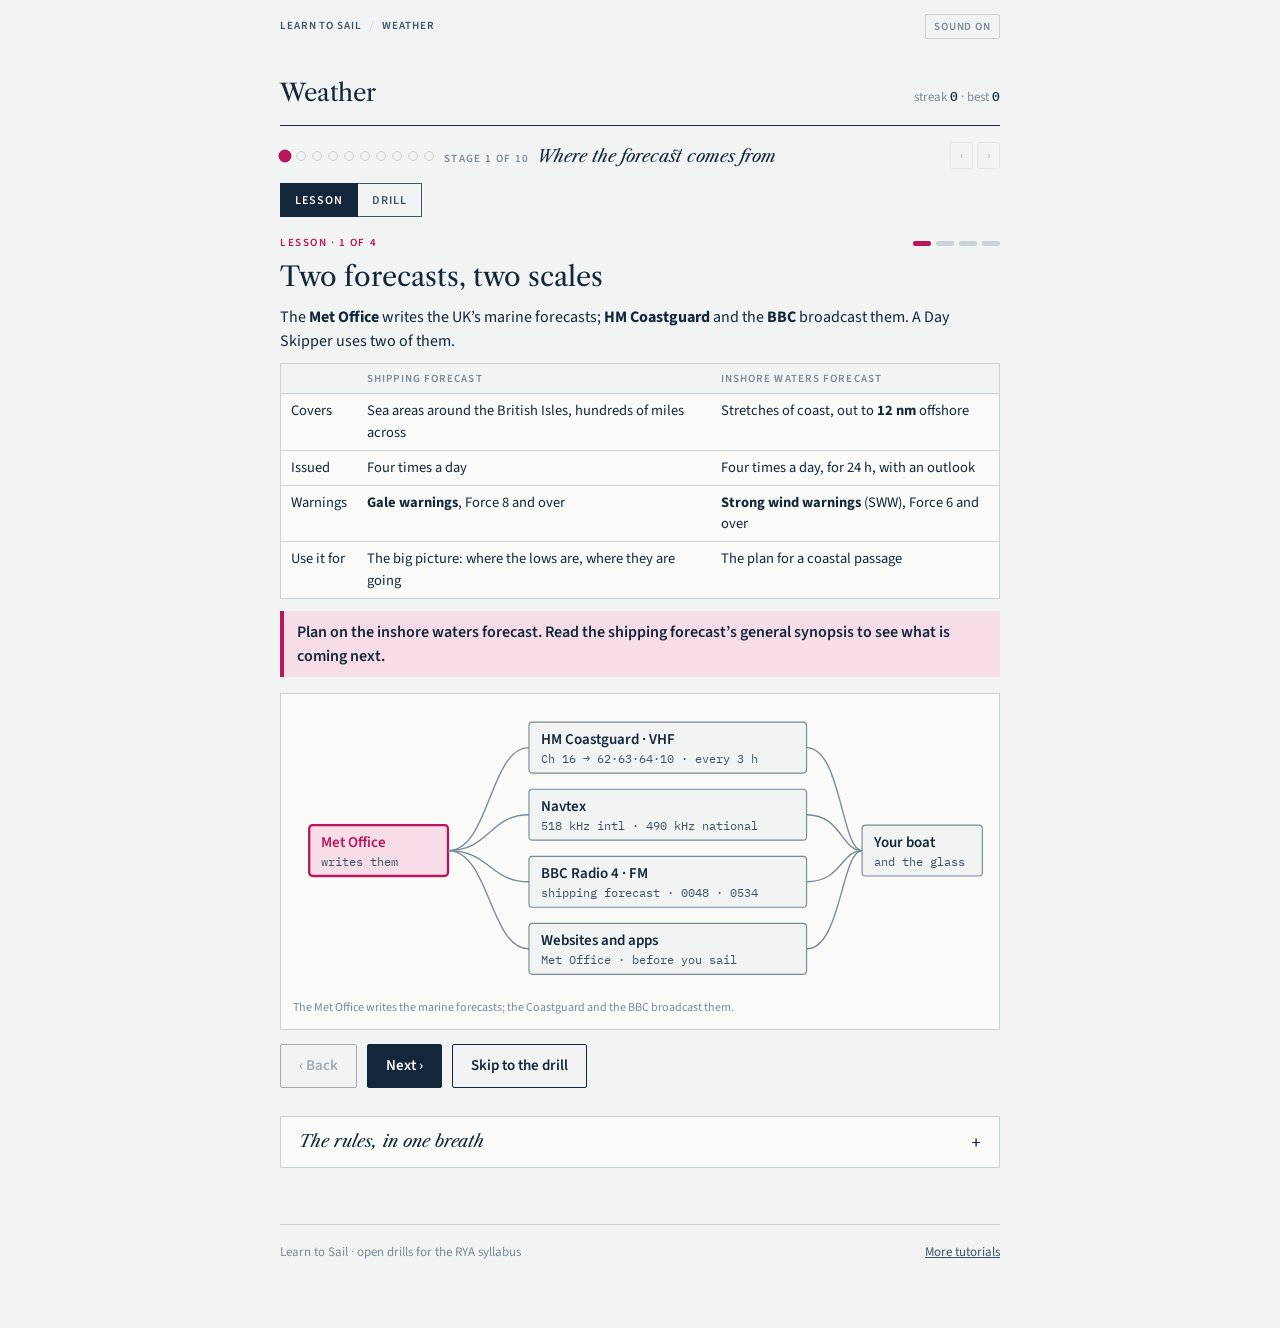
<file: tutorials/weather/index.html>
<!doctype html>
<html lang="en">
<head>
<meta charset="utf-8">
<meta name="viewport" content="width=device-width, initial-scale=1">
<meta name="color-scheme" content="light dark">
<title>Weather · Learn to Sail</title>
<meta name="description" content="Drill RYA Day Skipper weather: the Beaufort scale, shipping forecast vocabulary, veering and backing, the barometer, isobars and Buys Ballot, a depression passing, fog and sea breezes, and a go/no-go call on a real-looking forecast.">
<link rel="preconnect" href="https://fonts.googleapis.com"><link rel="stylesheet" href="https://fonts.googleapis.com/css2?family=Libre+Caslon+Text:ital,wght@0,400;0,700;1,400&family=Source+Sans+3:wght@400;600&family=IBM+Plex+Mono:wght@400;500;600&display=swap">
<link rel="stylesheet" href="../../shared/site.css">
<style>
.col{max-width:720px;margin:0 auto}
.tut-head{padding-block:22px 14px;border-bottom:1.5px solid var(--ink);display:flex;justify-content:space-between;align-items:baseline;gap:12px;flex-wrap:wrap}
.tut-head h1{font-family:"Libre Caslon Text",Georgia,serif;font-weight:400;font-size:24px;margin:0}
.tut-head .streak{font-size:13px;color:var(--ink-3)}
.tut-head .streak b{font-family:"IBM Plex Mono",monospace;font-weight:500;color:var(--ink)}
.stepper{display:flex;align-items:center;gap:10px;padding-block:16px 4px;flex-wrap:wrap}
.stepper .dots{display:flex;gap:6px;align-items:center}
.stepper .dot{width:10px;height:10px;border-radius:50%;border:1.5px solid var(--ink-3);background:transparent;padding:0;cursor:pointer}
.stepper .dot.done{background:var(--good);border-color:var(--good)}
.stepper .dot.now{background:var(--magenta);border-color:var(--magenta);transform:scale(1.3)}
.stepper .dot.locked{border-color:var(--rule);cursor:not-allowed}
.stepper .name{font:italic 400 17px "Libre Caslon Text",Georgia,serif}
.stepper .name small{font:600 11px "Source Sans 3",sans-serif;letter-spacing:.12em;text-transform:uppercase;color:var(--ink-3);margin-right:8px;font-style:normal}
.stepper .nav{margin-left:auto;display:flex;gap:4px}
.stepper .nav button{font:600 12px "Source Sans 3",sans-serif;border:1px solid var(--rule);background:transparent;color:var(--ink-2);padding:4px 9px;cursor:pointer;border-radius:2px}
.stepper .nav button:disabled{opacity:.35;cursor:default}
.concept{border:1px solid var(--rule);border-left:4px solid var(--magenta);background:var(--paper);margin-top:14px}
.concept summary{list-style:none;cursor:pointer;padding:12px 16px;font:600 12px "Source Sans 3",sans-serif;letter-spacing:.12em;text-transform:uppercase;color:var(--magenta);display:flex;justify-content:space-between}
.concept summary::after{content:"show";font-weight:400;letter-spacing:0;text-transform:none;color:var(--ink-3)}
.concept[open] summary::after{content:"hide"}
.concept .body{padding:0 16px 16px;font-size:15px}
.concept p{margin:0 0 8px;max-width:42em}
.concept .ex{font-family:"IBM Plex Mono",monospace;font-size:13.5px;line-height:1.6;color:var(--ink-2);white-space:pre-wrap;overflow-wrap:anywhere}
.concept .gate{font-size:13px;color:var(--ink-3);font-style:italic;font-family:"Libre Caslon Text",serif}
.figbox{margin-top:16px;background:var(--paper);border:1px solid var(--rule);padding:12px}
.figbox svg{width:100%;height:auto;display:block}
.legend{display:flex;gap:14px;flex-wrap:wrap;font-size:12px;margin-top:8px;color:var(--ink-2)}
.legend:empty{display:none}
.legend span::before{content:"";display:inline-block;width:14px;height:3px;margin-right:6px;vertical-align:middle;border-radius:2px;background:currentColor}
.legend .wf{color:var(--bad)}.legend .cf{color:var(--focus)}.legend .lim{color:var(--ink-3)}.legend .wk{color:var(--brass)}.legend .mg{color:var(--magenta)}
.note{font-size:12px;color:var(--ink-3);margin-top:4px}
.legs{display:flex;gap:6px;margin:10px 0 0;flex-wrap:wrap;align-items:center}
.legs:empty{display:none}
.leg{width:26px;height:8px;background:var(--rule);border-radius:2px}
.leg.done{background:var(--good)}.leg.bad{background:var(--bad)}.leg.now{background:var(--magenta);animation:pulse 1.2s infinite}
@keyframes pulse{50%{opacity:.4}}
.strikes{font-size:13px;color:var(--ink-3);margin-left:auto}
.strikes b{color:var(--bad);letter-spacing:.15em}
.fcast{margin:16px 0 0;padding:12px 14px;background:var(--paper);border:1px solid var(--rule);border-left:4px solid var(--ink-2);font:13.5px/1.6 "IBM Plex Mono",monospace;white-space:pre-wrap;overflow-wrap:anywhere;color:var(--ink)}
.fcast b{font-weight:600;color:var(--magenta)}
.q{margin-top:22px}
.qhead{display:flex;justify-content:space-between;align-items:baseline;gap:12px;flex-wrap:wrap}
.qtype{font-size:11px;letter-spacing:.14em;text-transform:uppercase;color:var(--magenta);font-weight:600}
.timer{font-size:13px;color:var(--ink-3);font-family:"IBM Plex Mono",monospace}
.prompt{font-family:"Libre Caslon Text",Georgia,serif;font-size:clamp(19px,2.6vw,23px);line-height:1.35;margin:8px 0 16px;text-wrap:balance}
.givens{display:grid;grid-template-columns:repeat(auto-fit,minmax(min(150px,100%),1fr));gap:10px;margin-bottom:16px}
.givens:empty{display:none}
.given{border:1px solid var(--rule);padding:9px 12px;background:var(--paper);min-width:0}
.given .k{font-size:11px;letter-spacing:.1em;text-transform:uppercase;color:var(--ink-3)}
.given .v{font-size:19px;font-weight:500;overflow-wrap:anywhere}
.given.hi{border-color:var(--magenta)}.given.hi .v{color:var(--magenta)}
.answer{display:flex;gap:10px;align-items:stretch;flex-wrap:wrap}
.answer input{font-family:"IBM Plex Mono",monospace;font-size:32px;font-weight:500;width:150px;max-width:100%;padding:8px 14px;border:1.5px solid var(--ink-2);background:var(--paper);color:var(--ink);letter-spacing:.06em;border-radius:2px}
.answer .unit{align-self:center;font-size:19px;color:var(--ink-3)}
.choices{display:flex;gap:8px;flex-wrap:wrap;width:100%}
.choices[hidden]{display:none}
.choices button{font:500 16px "Source Sans 3",sans-serif;padding:10px 16px;border:1.5px solid var(--ink-2);background:var(--paper);color:var(--ink);cursor:pointer;border-radius:2px;text-align:left;min-height:44px}
.choices button:hover{border-color:var(--magenta)}
.choices button .kb{font:500 11px "IBM Plex Mono",monospace;color:var(--ink-3);margin-right:8px}
.choices button.picked{border-color:var(--magenta);background:var(--magenta-soft)}
.choices button:disabled{cursor:default;opacity:.75}
.choices button.right{border-color:var(--good);background:var(--good-soft);opacity:1}
.choices button.right::after{content:" ✓";color:var(--good);font-weight:700}
.btn{font:600 15px "Source Sans 3",sans-serif;padding:0 18px;border:1.5px solid var(--ink);background:var(--ink);color:var(--paper);cursor:pointer;border-radius:2px;min-height:44px}
.btn.ghost{background:transparent;color:var(--ink)}
.btn:disabled{opacity:.35;cursor:default}
button:focus-visible,input:focus-visible,summary:focus-visible,.modes button:focus-visible{outline:2px solid var(--focus);outline-offset:2px}
.feedback{margin-top:18px;padding:14px 16px;border-left:4px solid var(--rule);background:var(--paper);display:none}
.feedback.show{display:block}
.feedback.ok{border-color:var(--good);background:var(--good-soft)}
.feedback.no{border-color:var(--bad);background:var(--bad-soft)}
.feedback.hint{border-color:var(--brass);background:var(--brass-soft)}
.feedback h3{margin:0 0 8px;font:700 15px "Source Sans 3",sans-serif}
.feedback p{margin:6px 0 0}
.steps{margin:0;padding:0;list-style:none;font-size:15px}
.steps li{display:grid;grid-template-columns:auto 1fr;gap:10px;padding:3px 0}
.steps li .s{font-weight:500}
.rule{font-size:13px;color:var(--ink-2);margin-top:8px;font-style:italic}
.progress{display:flex;align-items:center;gap:12px;margin-top:22px;padding-top:14px;border-top:1px solid var(--rule);font-size:13px;color:var(--ink-3);flex-wrap:wrap}
.progress .last{display:flex;gap:5px}
.progress .last i{width:14px;height:14px;border-radius:3px;background:var(--rule);display:block}
.progress .last i.y{background:var(--good)}.progress .last i.n{background:var(--bad)}
.progress .cleared{color:var(--good);font-weight:600}
.more{margin-top:28px;background:var(--paper);border:1px solid var(--rule)}
.more summary{cursor:pointer;padding:14px 18px;font:italic 400 17px "Libre Caslon Text",Georgia,serif;list-style:none;display:flex;justify-content:space-between}
.more summary::after{content:"+";font-style:normal;font-family:"IBM Plex Mono",monospace}
.more[open] summary::after{content:"−"}
.more .body{padding:0 18px 18px;font-size:15px;overflow-x:auto}
.more h4{margin:14px 0 4px;font:600 12px "Source Sans 3",sans-serif;letter-spacing:.12em;text-transform:uppercase;color:var(--magenta)}
.more p{margin:0 0 6px;max-width:42em}
.more .mono{font-family:"IBM Plex Mono",monospace;font-size:14px}
.more table{border-collapse:collapse;width:100%;font-size:14px;margin-top:8px}
.more td,.more th{padding:5px 8px;border-bottom:1px solid var(--rule);text-align:left;vertical-align:top}
.more th{font:600 11px "Source Sans 3",sans-serif;letter-spacing:.12em;text-transform:uppercase;color:var(--ink-3)}
.modes{display:flex;gap:0;margin-top:10px}
.modes[hidden]{display:none}
.modes button{font:600 12px "Source Sans 3",sans-serif;letter-spacing:.08em;text-transform:uppercase;border:1.5px solid var(--ink-2);background:transparent;color:var(--ink-2);padding:6px 14px;cursor:pointer;min-height:34px}
.modes button+button{border-left:0}
.modes button[aria-selected="true"]{background:var(--ink);color:var(--paper);border-color:var(--ink)}
.lesson{margin-top:18px}
.lesson[hidden],.lnav[hidden]{display:none}
.lhead{display:flex;justify-content:space-between;align-items:center;gap:12px}
.ldots{display:flex;gap:5px}
.ldots i{width:18px;height:5px;border-radius:2px;background:var(--rule);display:block}
.ldots i.done{background:var(--ink-3)}.ldots i.now{background:var(--magenta)}
.lesson h2{font:400 clamp(22px,3vw,27px)/1.25 "Libre Caslon Text",Georgia,serif;margin:8px 0 12px;text-wrap:balance}
.lbody{font-size:16px}
.lbody p{margin:0 0 10px;max-width:42em}
.lbody ul,.lbody ol{margin:0 0 10px;padding-left:22px;max-width:42em}
.lbody li{margin:3px 0}
.lbody table{border-collapse:collapse;width:100%;font-size:14.5px;margin:4px 0 12px;background:var(--paper);border:1px solid var(--rule)}
.lbody th{font:600 11px "Source Sans 3",sans-serif;letter-spacing:.1em;text-transform:uppercase;color:var(--ink-3);text-align:left;padding:7px 10px;border-bottom:1px solid var(--rule);background:var(--ground)}
.lbody td{padding:6px 10px;border-bottom:1px solid var(--rule);vertical-align:top}
.lbody .fcast{margin:4px 0 12px}
.key{border-left:4px solid var(--magenta);background:var(--magenta-soft);padding:9px 13px;font-weight:600;max-width:none!important}
.lnav{margin-top:14px}
.lctl label{display:block;font:600 11px "Source Sans 3",sans-serif;letter-spacing:.12em;text-transform:uppercase;color:var(--ink-3);margin-bottom:4px}
.lctl input{width:100%;accent-color:var(--magenta)}
.lread{margin-top:8px;padding:10px 13px;background:var(--paper);border:1px solid var(--rule);font-size:15px;min-height:2.6em}
.lbtns{display:flex;gap:10px;margin-top:14px;flex-wrap:wrap}
.empty{font-style:italic;color:var(--ink-3);font-family:"Libre Caslon Text",serif}
kbd{font:500 12px "IBM Plex Mono",monospace;border:1px solid var(--rule);border-bottom-width:2px;padding:1px 5px;border-radius:3px;background:var(--ground)}
.pop{position:fixed;left:50%;top:18px;transform:translate(-50%,-8px);font-family:"Libre Caslon Text",serif;font-style:italic;color:var(--paper);background:var(--magenta);font-size:15px;opacity:0;transition:all .4s;pointer-events:none;padding:6px 14px;border-radius:2px;z-index:9}
.pop.show{opacity:1;transform:translate(-50%,0)}
.iconbtn{font:600 11px "Source Sans 3",sans-serif;letter-spacing:.08em;text-transform:uppercase;border:1px solid var(--rule);background:transparent;color:var(--ink-3);padding:4px 8px;cursor:pointer;border-radius:2px}
@media (prefers-reduced-motion:reduce){*{transition:none!important;animation:none!important}}
</style>
</head>
<body>
<div class="pop" id="pop" aria-live="polite"></div>
<div class="col">
<nav class="site-nav"><div class="crumb"><a href="../../">Learn to Sail</a><span>/</span><a href="./" aria-current="page">Weather</a></div><button class="iconbtn" id="mute" type="button" aria-pressed="false">Sound on</button></nav>

<header class="tut-head">
  <h1>Weather</h1>
  <span class="streak">streak <b id="streak">0</b> · best <b id="best">0</b></span>
</header>

<div class="stepper" id="stepper"></div>
<div class="modes" id="modes" role="tablist" aria-label="Lesson or drill"><button type="button" role="tab" id="mLearn">Lesson</button><button type="button" role="tab" id="mDrill">Drill</button></div>

<details class="concept" id="concept">
  <summary>The idea</summary>
  <div class="body" id="conceptBody"></div>
</details>

<pre class="fcast" id="fcast" hidden></pre>

<section class="lesson" id="lesson" aria-label="Lesson" hidden>
  <div class="lhead"><span class="qtype" id="lstep"></span><span class="ldots" id="ldots"></span></div>
  <h2 id="ltitle"></h2>
  <div class="lbody" id="lbody"></div>
</section>

<section class="figbox" id="figbox" hidden>
  <svg id="fig" viewBox="0 0 600 300" role="img" aria-label="Weather diagram"></svg>
  <div class="legend" id="legend"></div>
  <div class="note" id="fignote"></div>
  <div class="legs" id="legs"></div>
</section>

<div class="lnav" id="lnav" hidden>
  <div class="lctl" id="lctl"></div>
  <div class="lbtns"><button class="btn ghost" type="button" id="lprev">‹ Back</button><button class="btn" type="button" id="lnext">Next ›</button><button class="btn ghost" type="button" id="lskip">Skip to the drill</button></div>
</div>

<section class="q" id="qsec" aria-label="Question">
  <div class="qhead"><span class="qtype" id="qtype"></span><span class="timer" id="timer"></span></div>
  <p class="prompt" id="prompt"></p>
  <div class="givens" id="givens"></div>
  <form class="answer" id="form" autocomplete="off">
    <input id="ans" inputmode="numeric" aria-label="Your answer">
    <span class="unit" id="unit"></span>
    <div class="choices" id="choices" hidden></div>
    <button class="btn" type="submit" id="check">Check</button>
    <button class="btn ghost" type="button" id="skip">Show me</button>
  </form>
  <div class="feedback" id="fb" aria-live="polite"></div>
  <div class="progress" id="progress"></div>
</section>

<details class="more" id="logbox">
  <summary>Ship's log</summary>
  <div class="body" id="logbody"></div>
</details>

<details class="more">
  <summary>The rules, in one breath</summary>
  <div class="body">
    <h4>Where the forecast comes from</h4>
    <p><b>Inshore waters forecast</b>: out to 12 nm, four times a day, strong wind warnings at Force 6+. <b>Shipping forecast</b>: sea areas, gale warnings at Force 8+. Coastguard <b>VHF</b>: announced on Ch 16, read on 62/63/64/10, every 3 h. <b>Navtex</b>: 518 kHz international (gales, shipping forecast), 490 kHz national (inshore, SWW). <b>BBC Radio 4 FM</b>: 0048 and 0534, plus 1754 at weekends.</p>
    <h4>Beaufort</h4>
    <table>
      <tr><th>F</th><th>Knots</th><th>Name</th><th>At sea</th></tr>
      <tr><td class="mono">3</td><td class="mono">7–10</td><td>Gentle breeze</td><td>Crests begin to break, scattered white horses</td></tr>
      <tr><td class="mono">4</td><td class="mono">11–16</td><td>Moderate</td><td>Fairly frequent white horses</td></tr>
      <tr><td class="mono">5</td><td class="mono">17–21</td><td>Fresh</td><td>Many white horses, some spray</td></tr>
      <tr><td class="mono">6</td><td class="mono">22–27</td><td>Strong</td><td>Large waves, foam crests everywhere</td></tr>
      <tr><td class="mono">7</td><td class="mono">28–33</td><td>Near gale</td><td>Sea heaps up, foam blown in streaks</td></tr>
      <tr><td class="mono">8</td><td class="mono">34–40</td><td>Gale</td><td>Spindrift, well-marked streaks</td></tr>
    </table>
    <p>Forecast forces are the mean wind. Gusts are stronger.</p>
    <h4>Forecast words</h4>
    <p><b>Imminent</b> within 6 h of issue · <b>soon</b> 6–12 h · <b>later</b> more than 12 h. <b>Gale</b> F8 or gusts 43–51 kn · <b>severe gale</b> F9 or gusts 52–60 · <b>storm</b> F10 or gusts 61–68 · <b>violent storm</b> F11 or gusts 69+ · <b>hurricane force</b> F12.</p>
    <p>Visibility: <b>good</b> more than 5 nm · <b>moderate</b> 2–5 nm · <b>poor</b> 1000 m – 2 nm · <b>very poor</b> less than 1000 m. Sea: smooth &lt;0.5 m · slight 0.5–1.25 · moderate 1.25–2.5 · rough 2.5–4 · very rough 4–6 · high 6–9 m.</p>
    <h4>Veer and back</h4>
    <p>Wind is named for where it blows <b>from</b>. <b>Veer</b> = clockwise (SW → W). <b>Back</b> = anticlockwise (SW → S). Directions in three figures, true: <span class="mono">270°T</span>.</p>
    <h4>The glass, change in 3 h</h4>
    <p><b>Slowly</b> 0.1–1.5 mb · plain <b>rising/falling</b> 1.6–3.5 · <b>quickly</b> 3.6–6.0 · <b>very rapidly</b> more than 6.0. Systems move <b>slowly</b> &lt;15 kn · <b>steadily</b> 15–25 · <b>rather quickly</b> 25–35 · <b>rapidly</b> 35–45 · <b>very rapidly</b> 45+. Long foretold, long last; short notice, soon past.</p>
    <h4>Isobars and Buys Ballot</h4>
    <p>Northern hemisphere: wind goes <b>anticlockwise round a low</b>, clockwise round a high, angled about 15° in towards the low over the sea. Close isobars, strong wind. <b>Back to the wind, low on your left.</b></p>
    <h4>A depression passing north of you</h4>
    <p>High cloud thickens, glass falls, wind backs and freshens. <b>Warm front</b>: steady rain, wind <b>veers</b>, glass steadies. <b>Warm sector</b>: mild, drizzle, poor visibility. <b>Cold front</b>: squalls, heavy rain, wind <b>veers sharply</b>, glass rises. Behind: showers, gusty northwesterly, good visibility.</p>
    <h4>Fog and breezes</h4>
    <p><b>Advection</b> fog: warm moist air over cold sea, spring and early summer, a breeze does not clear it. <b>Radiation</b> fog: clear calm night over land, burns off in the morning. <b>Sea breeze</b>: sunny day, onshore by afternoon, dies at sunset. Wind against tide: short steep seas.</p>
    <h4>Keys</h4>
    <p><kbd>Enter</kbd> checks, <kbd>Enter</kbd> again moves on. <kbd>1</kbd>–<kbd>4</kbd> pick an option. <kbd>Alt</kbd>+<kbd>←</kbd>/<kbd>→</kbd> change stage. Progress is saved in this browser.</p>
  </div>
</details>

<footer class="site-foot"><span>Learn to Sail · open drills for the RYA syllabus</span><a href="../../">More tutorials</a></footer>
</div>

<script>
(() => {
const $ = id => document.getElementById(id);
// ?dev unlocks every stage without touching saved progress; ?dev&stage=5 opens stage 5
const QS = new URLSearchParams(location.search), DEV = QS.has('dev');
const rnd = (a,b) => a + Math.floor(Math.random()*(b-a+1));
const pick = a => a[rnd(0,a.length-1)];
const hhmm = t => { const n = ((Math.round(t)%1440)+1440)%1440; return String(Math.floor(n/60)).padStart(2,'0') + String(n%60).padStart(2,'0'); };
const dur = t => `${Math.floor(t/60)} h ${String(Math.round(t%60)).padStart(2,'0')} m`;
const norm = d => ((d%360)+360)%360;
const b3 = d => String(norm(Math.round(d))).padStart(3,'0') + '°T';
const cap = s => s[0].toUpperCase() + s.slice(1);
const PTS = ['N','NE','E','SE','S','SW','W','NW'];
const WORD = ['north','northeast','east','southeast','south','southwest','west','northwest'];
const ADJ = ['northerly','northeasterly','easterly','southeasterly','southerly','southwesterly','westerly','northwesterly'];
const pt = i => ((i%8)+8)%8;
const ptOf = deg => pt(Math.round(norm(deg)/45));
// a seeded rng, so a figure redrawn after the answer is the same picture
const srng = seed => () => { seed = (seed * 16807) % 2147483647; return (seed - 1) / 2147483646; };

// ---- Beaufort, after the Met Office table. Mean wind in knots.
const BF = [
  ['Calm',0,0,'Sea like a mirror.'],
  ['Light air',1,3,'Ripples like scales, no foam crests.'],
  ['Light breeze',4,6,'Small wavelets, glassy crests that do not break.'],
  ['Gentle breeze',7,10,'Large wavelets, crests begin to break, scattered white horses.'],
  ['Moderate breeze',11,16,'Small waves growing longer, fairly frequent white horses.'],
  ['Fresh breeze',17,21,'Moderate waves of a longer form, many white horses, chance of some spray.'],
  ['Strong breeze',22,27,'Large waves begin to form, white foam crests everywhere, probably some spray.'],
  ['Near gale',28,33,'Sea heaps up, and foam from breaking waves is blown in streaks along the wind.'],
  ['Gale',34,40,'Moderately high waves of greater length, crests break into spindrift, foam in well-marked streaks.'],
  ['Severe gale',41,47,'High waves, dense streaks of foam, crests topple and roll over, spray affects visibility.'],
  ['Storm',48,55,'Very high waves with long overhanging crests, the sea takes on a white look, heavy tumbling.'],
  ['Violent storm',56,63,'Exceptionally high waves, the sea covered in long white patches of foam.'],
  ['Hurricane force',64,Infinity,'Air filled with foam and spray, sea completely white.'],
].map(([name,lo,hi,sea],f) => ({f,name,lo,hi,sea}));
const knR = f => f === 0 ? 'under 1 kn' : f === 12 ? '64 kn or more' : `${BF[f].lo}–${BF[f].hi} kn`;

// ---- persistence
const KEY = 'lts:weather:v2';
let store = { streak:0, best:0, stages:{}, log:[], muted:false, seenConcept:{}, lessonSeen:{} };
try { store = Object.assign(store, JSON.parse(localStorage.getItem(KEY) || '{}')); } catch(e) {}
const save = () => { try { localStorage.setItem(KEY, JSON.stringify(store)); } catch(e) {} };

const STAGES = [
  { id:'w0', kind:'drill', title:'Where the forecast comes from', mode:'sources',
    intro:'Before you can read a forecast you have to get one. The Met Office writes them; the Coastguard, Navtex and the BBC carry them to you. Know which forecast covers your passage, when it is broadcast and on what.',
    ex:'coastal day passage → inshore waters forecast, out to 12 nm\nCh 16 announcement → forecast on 62, 63, 64 or 10\nNavtex 490 kHz → inshore forecast and strong wind warnings' },
  { id:'w1', kind:'drill', title:'Beaufort', mode:'beaufort',
    intro:'Every forecast speaks in Beaufort forces, and every force has a number of knots and a look on the water. Learn the middle of the scale cold — Force 3 to 8 is where a Day Skipper decides to go, reef, or stay in.',
    ex:'14 kn mean → Force 4, moderate, fairly frequent white horses\n“westerly 6” → 22–27 kn mean, and the gusts above that' },
  { id:'w2', kind:'drill', title:'The forecast’s words', mode:'words',
    intro:'The shipping and inshore forecasts use a fixed vocabulary, and each word has a definition. “Soon” is not a mood, it is six to twelve hours from the time of issue. Read the words as numbers.',
    ex:'issued 0500, “gale 8 soon” → between 1100 and 1700\n“visibility poor” → 1000 m to 2 nm' },
  { id:'w3', kind:'drill', title:'Veering and backing', mode:'veer',
    intro:'A wind is named for where it comes from. When it shifts clockwise it veers, anticlockwise it backs. Forecasts say which, and that one word tells you whether the new wind will free you or head you.',
    ex:'SW → W → NW: veering, clockwise\n230°T veers 50° → 280°T. Three figures, always' },
  { id:'w5', kind:'drill', title:'Highs, lows and isobars', mode:'syn',
    intro:'On a synoptic chart the wind runs along the isobars: anticlockwise round a low, clockwise round a high, angled about 15° in towards the low over the sea. The closer the lines, the harder it blows. On deck, put your back to the wind and the low is on your left.',
    ex:'east side of a low → wind from about south-southeast\nwind from SW, back to it → the low lies to the NW' },
  { id:'w6', kind:'drill', title:'A depression passes', mode:'front',
    intro:'The classic UK depression drags a warm front, a warm sector and a cold front over you, west to east. Each part has its own sky, wind and glass, in a fixed order. Know the order and the sky tells you what is next.',
    ex:'cirrus → halo → rain, glass falling → warm front coming\nsquall, wind veers hard, glass jumps → cold front through' },
  { id:'w4', kind:'drill', title:'The barometer', mode:'baro',
    intro:'The glass is the only forecast you carry aboard. What matters is the change over three hours, and the forecast has a word for each band. The faster it moves, the sooner and harder the weather.',
    ex:'1013.2 → 1008.8 mb in 3 h = 4.4 mb fall → falling quickly\nLong foretold, long last; short notice, soon past' },
  { id:'w7', kind:'drill', title:'Fog, breezes and the coast', mode:'local',
    intro:'The forecast covers a whole sea area. The coast adds its own weather: fog that a breeze will not shift, a sea breeze that arrives every sunny afternoon, seas that stand up where wind meets tide.',
    ex:'warm moist air over a cold sea → advection fog, stays in a breeze\nclear calm night → radiation fog off the river at dawn, gone by mid-morning' },
  { id:'w8', kind:'passage', title:'Go or no go',
    intro:'A real decision on a forecast. Decode the force, the timing, the shift and the glass, then choose: the far harbour, the near one, or a day ashore. Wrong reads show you where the boat is when the wind arrives. Three wrong and you meet it at sea.' },
  { id:'w9', kind:'watch', title:'Forecast watch',
    intro:'Twelve questions, everything mixed, sixty seconds each. That is the pace of the general paper. Run out of time and it counts against you.' },
];
const GATE = { drill:'6 of your last 8', passage:'make a safe call with at most one wrong read', watch:'12 questions, 60 seconds each, at most 1 wrong' };
const WATCH_N = 12, WATCH_SECS = 60;
for (const st of STAGES) store.stages[st.id] ??= { recent:[], done:false };

// ---- sound
let actx = null;
function tone(seq){
  if (store.muted) return;
  try {
    actx ??= new (window.AudioContext || window.webkitAudioContext)();
    let t = actx.currentTime;
    for (const [f, d, type] of seq) {
      const o = actx.createOscillator(), g = actx.createGain();
      o.type = type || 'sine'; o.frequency.value = f;
      g.gain.setValueAtTime(0.0001, t); g.gain.exponentialRampToValueAtTime(0.12, t + 0.01);
      g.gain.exponentialRampToValueAtTime(0.0001, t + d);
      o.connect(g).connect(actx.destination); o.start(t); o.stop(t + d + 0.02); t += d * 0.7;
    }
  } catch(e) {}
}
const bell = () => tone([[1568,.35],[2093,.5]]);
const thud = () => tone([[110,.25,'triangle'],[82,.35,'triangle']]);
const fanfare = () => tone([[784,.18],[988,.18],[1175,.18],[1568,.5]]);
const caught = () => tone([[220,.3,'sawtooth'],[185,.3,'sawtooth'],[147,.6,'sawtooth']]);

// ---- svg helpers
const T = (x,y,s,a='') => `<text x="${x.toFixed?x.toFixed(1):x}" y="${y.toFixed?y.toFixed(1):y}" ${a}>${s}</text>`;
const arrowHead = (x,y,ang,c,sz=9) => { // ang: svg radians the arrow points along
  const a1 = ang + 2.7, a2 = ang - 2.7;
  return `<path d="M${x.toFixed(1)} ${y.toFixed(1)} L${(x+sz*Math.cos(a1)).toFixed(1)} ${(y+sz*Math.sin(a1)).toFixed(1)} L${(x+sz*Math.cos(a2)).toFixed(1)} ${(y+sz*Math.sin(a2)).toFixed(1)} Z" fill="${c}"/>`;
};
function setFig(vb, html, legend='', note=''){
  const svg = $('fig'); svg.setAttribute('viewBox', vb); svg.innerHTML = html;
  $('legend').innerHTML = legend; $('fignote').textContent = note;
}

// ---- the sea, drawn per force
function drawSea(f, seed, show){
  const R = srng(seed), W = 600, H = 220, base = 122;
  const amp = [0,.6,1.5,4,7,11,15,20,25,30,35,40,44][f];
  const lam = 46 + f*13, ph = R()*6.28, ph2 = R()*6.28;
  const yAt = x => base - amp*Math.sin(2*Math.PI*x/lam + ph) - .35*amp*Math.sin(2*Math.PI*x/(lam*.43) + ph2);
  const g = [`<rect x="0" y="0" width="${W}" height="${H}" fill="var(--paper)"/>`];
  let d = `M0 ${H} `; for (let x = 0; x <= W; x += 3) d += `L${x} ${yAt(x).toFixed(1)} `; d += `L${W} ${H} Z`;
  g.push(`<path d="${d}" fill="var(--deep)" stroke="var(--ink-3)" stroke-width="1"/>`);
  if (f === 1) for (let i = 0; i < 26; i++) { const x = R()*W, y = base + 8 + R()*90; g.push(`<path d="M${x.toFixed(0)} ${y.toFixed(0)} q5 -3 10 0" fill="none" stroke="var(--ink-3)" stroke-width="1"/>`); }
  if (f === 0) for (let i = 0; i < 5; i++) g.push(`<line x1="${(R()*W).toFixed(0)}" y1="${(base+15+R()*80).toFixed(0)}" x2="${(R()*W).toFixed(0)}" y2="${(base+15+R()*80).toFixed(0)}" stroke="var(--paper)" stroke-width="1" opacity=".6"/>`);
  const frac = [0,0,0,.18,.42,.66,.86,1,1,1,1,1,1][f];
  for (let x = 2; x < W; x += 2) {
    if (yAt(x) < yAt(x-2) && yAt(x) <= yAt(x+2) && R() < frac) {
      const y = yAt(x), w = 5 + f*2.2;
      g.push(`<path d="M${(x-w).toFixed(1)} ${(y+2).toFixed(1)} Q${x} ${(y-3).toFixed(1)} ${(x+w).toFixed(1)} ${(y+2).toFixed(1)} Q${(x+w*.4).toFixed(1)} ${(y+5+f*.5).toFixed(1)} ${(x-w).toFixed(1)} ${(y+2).toFixed(1)} Z" fill="var(--foam)"/>`);
      if (f >= 6) for (let k = 0; k < f-4; k++) g.push(`<circle cx="${(x+R()*w*1.6).toFixed(1)}" cy="${(y-3-R()*f*1.6).toFixed(1)}" r="${(0.8+R()).toFixed(1)}" fill="var(--foam)"/>`);
    }
  }
  if (f >= 7) for (let i = 0; i < (f-6)*9; i++) { const x = R()*W, y = base + 4 + R()*95, l = 18 + R()*36; if (y > yAt(x) + 3) g.push(`<line x1="${x.toFixed(0)}" y1="${y.toFixed(0)}" x2="${(x+l).toFixed(0)}" y2="${(y+l*.04).toFixed(0)}" stroke="var(--foam)" stroke-width="${f>=9?2.2:1.5}" stroke-linecap="round" opacity=".9"/>`); }
  if (f >= 9) g.push(`<rect x="0" y="0" width="${W}" height="${H}" fill="var(--foam)" opacity="${((f-8)*.09).toFixed(2)}"/>`);
  // a pennant on a post: hangs limp in a calm, flies straight out by Force 5
  const px = 58, top = 26, fh = 24, fl = 58, ang = Math.min(86, 4 + f*17) * Math.PI/180, flap = Math.min(4, f*.8);
  const tx = px + fl*Math.sin(ang), ty = top + fh/2 + fl*Math.cos(ang);
  g.push(`<line x1="${px}" y1="${top-4}" x2="${px}" y2="${base+10}" stroke="var(--ink)" stroke-width="3"/>`);
  g.push(`<path d="M${px} ${top} Q${((px+tx)/2).toFixed(1)} ${((top+ty)/2 - flap).toFixed(1)} ${tx.toFixed(1)} ${ty.toFixed(1)} Q${((px+tx)/2).toFixed(1)} ${((top+fh+ty)/2 + flap).toFixed(1)} ${px} ${top+fh} Z" fill="var(--magenta)" opacity=".9"/>`);
  g.push(T(W-8, 18, 'wind →', 'font-size="11" fill="var(--ink-3)" text-anchor="end"'));
  if (show) g.push(T(W-8, H-10, `Force ${f} · ${BF[f].name}`, 'font-size="13" font-weight="600" fill="var(--ink)" text-anchor="end" font-family="IBM Plex Mono,monospace"'));
  setFig(`0 0 ${W} ${H}`, g.join(''), '', show ? `Force ${f}, ${knR(f)}: ${BF[f].sea}` : 'Wind blowing left to right. Read the water, not the flag.');
}

// ---- the compass rose, for wind shifts
function drawRose(F, show){
  const cx = 300, cy = 150, r = 112, g = [];
  const P = (b, rr) => [cx + rr*Math.sin(b*Math.PI/180), cy - rr*Math.cos(b*Math.PI/180)];
  g.push(`<circle cx="${cx}" cy="${cy}" r="${r}" fill="var(--shallow)" stroke="var(--ink-2)" stroke-width="1.2"/>`);
  for (let b = 0; b < 360; b += 10) { const [x1,y1] = P(b, r), [x2,y2] = P(b, r - (b%45===0?12:5)); g.push(`<line x1="${x1.toFixed(1)}" y1="${y1.toFixed(1)}" x2="${x2.toFixed(1)}" y2="${y2.toFixed(1)}" stroke="var(--ink-3)" stroke-width="1"/>`); }
  PTS.forEach((p,i) => { const [x,y] = P(i*45, r+16); g.push(T(x, y+4, p, `font-size="${i%2?11:13}" font-weight="600" fill="var(--ink-2)" text-anchor="middle"`)); });
  const wind = (b, c, lab) => {
    const [x1,y1] = P(b, r+2), [x2,y2] = P(b, 30), a = Math.atan2(y2-y1, x2-x1);
    const [lx,ly] = P(b, r-26);
    return `<line x1="${x1.toFixed(1)}" y1="${y1.toFixed(1)}" x2="${x2.toFixed(1)}" y2="${y2.toFixed(1)}" stroke="${c}" stroke-width="3"/>` + arrowHead(x2, y2, a, c, 12) +
      T(lx + 14*Math.cos(a+1.57), ly + 14*Math.sin(a+1.57) + 4, lab, `font-size="11" font-weight="600" fill="${c}" text-anchor="middle"`);
  };
  g.push(wind(F.from, 'var(--ink-2)', F.lab0 || 'now'));
  if (F.to != null && (F.showTo || show)) {
    g.push(wind(F.to, 'var(--magenta)', F.lab1 || 'later'));
    let d = norm(F.to - F.from); if (d > 180) d -= 360;
    if (show && d) {
      const steps = 24, rr = 64; let path = '';
      for (let i = 0; i <= steps; i++) { const [x,y] = P(F.from + d*i/steps, rr); path += (i?'L':'M') + x.toFixed(1) + ' ' + y.toFixed(1) + ' '; }
      const [ex,ey] = P(F.to, rr), [px,py] = P(F.to - Math.sign(d)*4, rr);
      g.push(`<path d="${path}" fill="none" stroke="var(--brass)" stroke-width="2"/>` + arrowHead(ex, ey, Math.atan2(ey-py, ex-px), 'var(--brass)', 10));
    }
  }
  if (F.low != null && show) {
    const [lx,ly] = P(F.low, 70), [hx,hy] = P(F.low+180, 70);
    g.push(T(lx, ly+8, 'L', 'font-size="24" font-weight="700" fill="var(--bad)" text-anchor="middle" font-family="Libre Caslon Text,serif"'));
    g.push(T(hx, hy+8, 'H', 'font-size="24" font-weight="700" fill="var(--focus)" text-anchor="middle" font-family="Libre Caslon Text,serif"'));
  }
  g.push(`<circle cx="${cx}" cy="${cy}" r="4" fill="var(--ink)"/>`);
  const legend = `<span class="lim">${F.lab0 || 'now'}</span>` + (F.to != null && (F.showTo || show) ? `<span class="mg">${F.lab1 || 'later'}</span>` : '') + (show && F.to != null ? '<span class="wk">the shift</span>' : '');
  setFig('0 0 600 300', g.join(''), legend, 'Arrows fly in from where the wind blows from. A wind is named for where it comes from.');
}

// ---- the barograph
function drawBaro(B, show){
  const x0 = 60, x1 = 540, y0 = 24, y1 = 220, hrs = 12;
  const lo = Math.floor(Math.min(...B.pts) - 1), hi = Math.ceil(Math.max(...B.pts) + 1);
  const X = h => x0 + (h + hrs)/hrs * (x1 - x0), Y = p => y1 - (p - lo)/(hi - lo) * (y1 - y0);
  const g = [`<rect x="${x0}" y="${y0}" width="${x1-x0}" height="${y1-y0}" fill="var(--paper)" stroke="var(--ink-2)"/>`];
  for (let p = lo; p <= hi; p++) { const step = hi - lo > 14 ? 2 : 1; if ((p - lo) % step) continue;
    g.push(`<line x1="${x0}" y1="${Y(p).toFixed(1)}" x2="${x1}" y2="${Y(p).toFixed(1)}" stroke="var(--rule)" stroke-width=".6"/>`);
    g.push(T(x0-6, Y(p)+3, p, 'font-size="9" fill="var(--ink-3)" text-anchor="end" font-family="IBM Plex Mono,monospace"')); }
  for (let h = -hrs; h <= 0; h += 3) { g.push(`<line x1="${X(h)}" y1="${y0}" x2="${X(h)}" y2="${y1}" stroke="var(--rule)" stroke-width="${h===0?1.2:.6}"/>`);
    g.push(T(X(h), y1+14, hhmm(B.now + h*60), 'font-size="10" fill="var(--ink-3)" text-anchor="middle" font-family="IBM Plex Mono,monospace"')); }
  let d = ''; B.pts.forEach((p,i) => { d += (i?'L':'M') + X(-hrs + i*hrs/(B.pts.length-1)).toFixed(1) + ' ' + Y(p).toFixed(1) + ' '; });
  g.push(`<path d="${d}" fill="none" stroke="var(--magenta)" stroke-width="2"/>`);
  const pA = B.pts[B.pts.length-1-12], pN = B.pts[B.pts.length-1];
  for (const [h,p] of [[-3,pA],[0,pN]]) { g.push(`<circle cx="${X(h)}" cy="${Y(p).toFixed(1)}" r="4" fill="var(--ink)"/>`);
    g.push(T(X(h) + (h ? -8 : -8), Y(p) + (pN < pA ? (h ? -10 : 18) : (h ? 18 : -10)), p.toFixed(1), 'font-size="11" font-weight="600" fill="var(--ink)" text-anchor="end" font-family="IBM Plex Mono,monospace"')); }
  if (show) g.push(`<path d="M${X(-3)} ${Y(pA).toFixed(1)} L${X(0)} ${Y(pA).toFixed(1)} L${X(0)} ${Y(pN).toFixed(1)}" fill="none" stroke="var(--brass)" stroke-width="2" stroke-dasharray="4 3"/>` +
    T(X(0)+6, (Y(pA)+Y(pN))/2+4, `${pN<pA?'−':'+'}${Math.abs(pN-pA).toFixed(1)}`, 'font-size="12" font-weight="600" fill="var(--brass)" font-family="IBM Plex Mono,monospace"'));
  g.push(T(x0, y1+30, 'mb', 'font-size="9" fill="var(--ink-3)" text-anchor="end"'));
  setFig('0 0 600 240', g.join(''), show ? '<span class="mg">barograph trace</span><span class="wk">the 3-hour change</span>' : '<span class="mg">barograph trace</span>', 'The last twelve hours. Tendency is always the change over the last three.');
}

// ---- the synoptic chart: one system, isobars every 4 mb, closer on one side
function rho(S, x, y){ const mx = x - S.cx, my = S.cy - y, r = Math.hypot(mx, my), th = Math.atan2(my, mx); return r / (S.s * (1 + S.e*Math.cos(th - S.phi))); }
const pAt = (S, x, y) => S.p0 + (S.low ? 4 : -4) * rho(S, x, y);
function windFrom(S, x, y){
  const h = .5, gx = (pAt(S,x+h,y) - pAt(S,x-h,y))/(2*h), gy = -(pAt(S,x,y+h) - pAt(S,x,y-h))/(2*h); // math coords, y up
  // geostrophic: low pressure on the left of the wind (NH), then 15° in towards the low
  const a = 105 * Math.PI/180, vx = gx*Math.cos(a) - gy*Math.sin(a), vy = gx*Math.sin(a) + gy*Math.cos(a);
  return norm(Math.atan2(-vx, -vy) * 180/Math.PI);
}
const ptAt = (S, k, th) => { const r = k * S.s * (1 + S.e*Math.cos(th - S.phi)); return [S.cx + r*Math.cos(th), S.cy - r*Math.sin(th)]; };
const onChart = ([x,y]) => x > 40 && x < 560 && y > 34 && y < 300;
function genSyn(minE){
  const low = Math.random() < .65;
  return { low, cx:rnd(220,380), cy:rnd(130,200), s:rnd(32,42), e:rnd(minE||12, 34)/100, phi:rnd(0,359)*Math.PI/180,
    p0: low ? 4*rnd(244,250) : 4*rnd(256,259), pts:[] };
}
function drawSyn(S, show){
  const g = [`<defs><clipPath id="synclip"><rect x="0" y="0" width="600" height="330"/></clipPath></defs><rect x="0" y="0" width="600" height="330" fill="var(--paper)"/><g clip-path="url(#synclip)">`];
  for (let k = 1; k <= 9; k++) {
    let d = ''; for (let a = 0; a <= 360; a += 4) { const [x,y] = ptAt(S, k, a*Math.PI/180); d += (a?'L':'M') + x.toFixed(1) + ' ' + y.toFixed(1) + ' '; }
    g.push(`<path d="${d}Z" fill="none" stroke="var(--ink-2)" stroke-width="1.2"/>`);
    for (const la of [S.phi + 2.4, S.phi - 2.4, S.phi + 1.2]) { const p = ptAt(S, k, la); if (onChart(p)) {
      g.push(T(p[0], p[1]+4, S.p0 + (S.low?4:-4)*k, 'font-size="10" fill="var(--ink)" text-anchor="middle" font-family="IBM Plex Mono,monospace" paint-order="stroke" stroke="var(--paper)" stroke-width="4"')); break; } }
  }
  const hideCentre = S.hide && !show;
  g.push(T(S.cx, S.cy+6, hideCentre ? '?' : (S.low ? 'L' : 'H'), `font-size="26" font-weight="700" fill="${hideCentre ? 'var(--ink-3)' : S.low ? 'var(--bad)' : 'var(--focus)'}" text-anchor="middle" font-family="Libre Caslon Text,serif"`));
  if (!hideCentre) g.push(T(S.cx, S.cy+22, S.p0, 'font-size="10" fill="var(--ink-2)" text-anchor="middle" font-family="IBM Plex Mono,monospace"'));
  for (const P of S.pts) {
    g.push(`<circle cx="${P.x.toFixed(1)}" cy="${P.y.toFixed(1)}" r="5" fill="var(--magenta)" stroke="var(--paper)" stroke-width="2"/>`);
    g.push(T(P.x+9, P.y-7, P.n, 'font-size="15" font-weight="700" fill="var(--magenta)" paint-order="stroke" stroke="var(--paper)" stroke-width="4"'));
    if (show && P.wind) {
      const b = windFrom(S, P.x, P.y) * Math.PI/180, L = 46, sx = P.x + L*Math.sin(b), sy = P.y - L*Math.cos(b);
      g.push(`<line x1="${sx.toFixed(1)}" y1="${sy.toFixed(1)}" x2="${P.x.toFixed(1)}" y2="${P.y.toFixed(1)}" stroke="var(--brass)" stroke-width="2.5"/>` + arrowHead(P.x, P.y, Math.atan2(P.y-sy, P.x-sx), 'var(--brass)', 10));
    }
  }
  g.push('</g>');
  // a north arrow, because every direction answer depends on it
  g.push(`<path d="M575 50 L569 66 L575 62 L581 66 Z" fill="var(--ink)"/>` + T(575, 44, 'N', 'font-size="11" font-weight="600" fill="var(--ink)" text-anchor="middle"'));
  setFig('0 0 600 330', g.join(''), show && S.pts.some(p => p.wind) ? '<span class="wk">surface wind</span>' : '', 'Northern hemisphere. Isobars every 4 mb.');
}

// ---- the frontal depression, in plan, moving east
const WF = [[250,58],[440,95],[535,300]], CF = [[250,58],[232,205],[115,300]];
const qb = (P, t) => [0,1].map(i => (1-t)*(1-t)*P[0][i] + 2*(1-t)*t*P[1][i] + t*t*P[2][i]);
const xAtY = (P, y) => { let best = null; for (let t = 0; t <= 1; t += .002) { const p = qb(P,t); if (!best || Math.abs(p[1]-y) < Math.abs(best[1]-y)) best = p; } return best[0]; };
const TRACK = 236;
const ZX = (() => { const w = xAtY(WF, TRACK), c = xAtY(CF, TRACK); return { A:Math.min(576, w+68), B:w, C:(w+c)/2, D:c, E:Math.max(26, c-70) }; })();
function frontPath(P, kind){
  let d = '', out = '';
  for (let t = 0; t <= 1.0001; t += .02) { const p = qb(P,t); d += (t?'L':'M') + p[0].toFixed(1) + ' ' + p[1].toFixed(1) + ' '; }
  const c = kind === 'warm' ? 'var(--bad)' : 'var(--focus)';
  for (let t = .14; t < .97; t += .1) {
    const p = qb(P,t), q = qb(P,t+.01), ux = q[0]-p[0], uy = q[1]-p[1], l = Math.hypot(ux,uy), u = [ux/l, uy/l];
    let n = [-u[1], u[0]]; if (n[0] < 0) n = [-n[0], -n[1]];
    if (kind === 'warm') { let s = ''; for (let a = 0; a <= 180; a += 20) { const r = a*Math.PI/180, x = p[0] + 7*(Math.cos(r)*u[0] + Math.sin(r)*n[0]), y = p[1] + 7*(Math.cos(r)*u[1] + Math.sin(r)*n[1]); s += (a?'L':'M') + x.toFixed(1) + ' ' + y.toFixed(1) + ' '; } out += `<path d="${s}Z" fill="${c}"/>`; }
    else out += `<path d="M${(p[0]-7*u[0]).toFixed(1)} ${(p[1]-7*u[1]).toFixed(1)} L${(p[0]+7*u[0]).toFixed(1)} ${(p[1]+7*u[1]).toFixed(1)} L${(p[0]+11*n[0]).toFixed(1)} ${(p[1]+11*n[1]).toFixed(1)} Z" fill="${c}"/>`;
  }
  return `<path d="${d}" fill="none" stroke="${c}" stroke-width="2.5"/>` + out;
}
function drawFront(F, show){
  const g = [`<rect x="0" y="0" width="600" height="300" fill="var(--paper)"/>`];
  let sector = ''; for (let t = 0; t <= 1.0001; t += .02) { const p = qb(WF,t); sector += (t?'L':'M') + p[0].toFixed(1) + ' ' + p[1].toFixed(1) + ' '; }
  for (let t = 1; t >= -.0001; t -= .02) { const p = qb(CF,t); sector += 'L' + p[0].toFixed(1) + ' ' + p[1].toFixed(1) + ' '; }
  g.push(`<path d="${sector}Z" fill="var(--brass-soft)"/>`);
  g.push(T(330, 170, 'warm sector', 'font-size="11" fill="var(--brass)" text-anchor="middle" font-style="italic"'));
  // a few isobars round the low, kinked at the fronts
  g.push(frontPath(WF, 'warm'), frontPath(CF, 'cold'));
  g.push(T(228, 50, 'L', 'font-size="24" font-weight="700" fill="var(--bad)" text-anchor="middle" font-family="Libre Caslon Text,serif"'));
  g.push(`<line x1="470" y1="30" x2="560" y2="30" stroke="var(--ink-2)" stroke-width="2"/>` + arrowHead(560, 30, 0, 'var(--ink-2)', 10) + T(470, 22, 'system moving east', 'font-size="11" fill="var(--ink-2)"'));
  g.push(`<line x1="10" y1="${TRACK}" x2="590" y2="${TRACK}" stroke="var(--ink-3)" stroke-width="1" stroke-dasharray="4 4"/>`);
  for (const k of 'ABCDE') {
    const hot = F.pos === k && (!F.ask || show);
    g.push(`<circle cx="${ZX[k].toFixed(1)}" cy="${TRACK}" r="${hot?13:10}" fill="${hot?'var(--magenta)':'var(--paper)'}" stroke="${hot?'var(--magenta)':'var(--ink-2)'}" stroke-width="1.5"/>`);
    g.push(T(ZX[k], TRACK+5, k, `font-size="13" font-weight="700" fill="${hot?'var(--paper)':'var(--ink)'}" text-anchor="middle"`));
  }
  setFig('0 0 600 300', g.join(''), '<span class="wf">warm front (semicircles)</span><span class="cf">cold front (triangles)</span>',
    'You are south of the centre. The system passes over you in the order A, B, C, D, E.');
}

// ---- question pools. Answer first; shuf() moves it.
function shuf(q){
  if (q.ansType !== 'choice') return q;
  const order = q.choices.map((_,i) => i);
  for (let i = order.length - 1; i > 0; i--) { const j = rnd(0,i); [order[i], order[j]] = [order[j], order[i]]; }
  q.choices = order.map(i => q.choices[i]); q.target = order.indexOf(q.target);
  return q;
}
const CQ = {
  sources: [
    ['You are planning a day passage a few miles off the coast. Which forecast do you plan on?', ['The inshore waters forecast','The shipping forecast','The high seas forecast','The extended outlook'], 'inshore waters: out to 12 nm, in short stretches of coast'],
    ['How far offshore does the inshore waters forecast reach?', ['12 nautical miles','3 nautical miles','30 nautical miles','300 nautical miles'], 'coastal waters, up to 12 nm offshore'],
    ['How does the Coastguard begin a Maritime Safety Information broadcast on VHF?', ['An announcement on Ch 16, then the broadcast on a working channel','The whole forecast read on Ch 16','A DSC call on Ch 70 carrying the forecast','It does not broadcast weather on VHF'], 'Ch 16 is for calling and distress; the forecast goes on 62, 63, 64 or 10'],
    ['How often does the Coastguard broadcast the inshore waters forecast on VHF?', ['Every 3 hours','Once a day','Every 12 hours','Only when a gale is forecast'], 'every 3 hours, with a fuller broadcast every 12'],
    ['A gale warning is issued at 1340. When does the Coastguard broadcast it?', ['As soon as possible after it is received','At the next 12-hourly broadcast','Only at the next shipping forecast','Only on Navtex'], 'gale and strong wind warnings go out on receipt'],
    ['Which Navtex frequency carries the inshore waters forecast and strong wind warnings?', ['490 kHz, the national frequency','518 kHz, the international frequency','2182 kHz','Ch 16'], '490 national: inshore; 518 international: shipping forecast and gales'],
    ['Which Navtex frequency carries gale warnings and the shipping forecast?', ['518 kHz, the international frequency','490 kHz, the national frequency','Ch 70','2182 kHz'], '518 international, in English'],
    ['What brings a strong wind warning for inshore waters?', ['Force 6 or more forecast in an area, not in the previous forecast','Force 8 or more anywhere at sea','Any gust over 30 kn','Any change of wind direction'], 'strong wind warning: Force 6, 22 kn or more'],
    ['Where do you hear the shipping forecast on BBC Radio 4 today?', ['On FM — long wave closed in March 2024','On long wave only','On VHF Ch 16','Only on the BBC website'], 'FM at 0048 and 0534, plus 1754 at weekends'],
    ['About how far does each Coastguard VHF forecast broadcast reach?', ['About 30 nm','About 3 nm','About 300 nm','Worldwide'], 'VHF is line of sight; Navtex reaches about 300 nm'],
    ['What does Navtex give you that a VHF voice broadcast does not?', ['A stored or printed copy to read when you are ready','Forecasts on demand by voice','A radar picture','Tidal predictions'], 'text, received automatically, kept for later'],
    ['Which forecast tells you where the lows are and where they are heading?', ['The general synopsis in the shipping forecast','The strong wind warning','The Navtex navigation warnings','The marina notice board tide table'], 'the synopsis is the big picture behind every area forecast'],
  ],
  beaufort: [
    ['A forecast of “Force 6” describes which wind?', ['The mean wind; gusts will be stronger','The strongest gust expected','The wind in the lulls','The wind at the masthead only'], 'forecast forces are mean winds — expect gusts well above'],
    ['In a UK forecast, what does “hurricane force” mean?', ['Force 12, 64 kn or more — not a tropical hurricane','A tropical cyclone has reached British waters','Any wind above Force 10','Gusts of 50 kn or more'], 'the Met Office says hurricane force; a hurricane is a tropical cyclone'],
    ['White horses first become fairly frequent at about which force?', ['Force 4','Force 2','Force 6','Force 8'], 'F3 scattered, F4 fairly frequent, F5 many'],
    ['Foam starts to blow in streaks along the wind at which force?', ['Force 7','Force 4','Force 5','Force 10'], 'near gale: the sea heaps up and the foam streaks'],
    ['Why do many cruising crews call Force 6 a “yachtsman’s gale”?', ['22–27 kn is where a small cruiser is hard work and needs a reef or two','It is the legal limit for yachts','The Coastguard issues a gale warning at Force 6','Yachts cannot sail in Force 6'], 'not a warning, a working limit — know your crew’s'],
  ],
  words: [
    ['In a forecast, what does “soon” mean?', ['6 to 12 hours from the time of issue','Within 6 hours of the time of issue','More than 12 hours from the time of issue','Within the hour'], 'imminent < 6 h, soon 6–12 h, later > 12 h — all from issue time'],
    ['In a forecast, what does “imminent” mean?', ['Within 6 hours of the time of issue','Within the hour','6 to 12 hours from the time of issue','Already blowing'], 'imminent < 6 h, soon 6–12 h, later > 12 h'],
    ['“Becoming cyclonic” in a sea-area forecast means what?', ['The wind will change direction a lot as a depression crosses the area','A tropical cyclone is approaching','The wind will rise to hurricane force','The wind will blow clockwise'], 'a low crossing the area: the direction depends on where you are in it'],
    ['What does an inshore waters forecast give you for each stretch of coast?', ['Wind, sea state, weather and visibility','Wind and visibility only','Tidal heights and streams','Pressure readings from coastal stations'], 'wind, sea state, weather, visibility'],
    ['What is a strong wind warning in the inshore waters forecast?', ['Force 6 or more expected in that stretch of coast','Force 8 or more','Gusts of 50 kn','Fog expected'], 'SWW: Force 6, 22 kn or more, inshore'],
    ['Gusts reach 45 kn though the mean wind is Force 7. Is a gale warning issued?', ['Yes — gusts of 43–51 kn count as a gale','No — only the mean wind counts','No — a warning needs Force 9','Only if the visibility is poor'], 'gale: Force 8, or gusts reaching 43–51 kn'],
  ],
  veer: [
    ['A “southwesterly” wind blows which way?', ['From the southwest, towards the northeast','Towards the southwest','Along the southwest coast','From the south, then the west'], 'winds are named for where they blow from'],
    ['Which word describes a wind shifting clockwise?', ['Veering','Backing','Freshening','Cyclonic'], 'veer clockwise, back anticlockwise'],
    ['The wind backs. On a compass card it moves which way?', ['Anticlockwise, e.g. SW to S','Clockwise, e.g. SW to W','It drops in strength','It reverses direction'], 'back = anticlockwise, SE to NE'],
    ['Why do directions get written as three figures, like 060°T?', ['So 60, 600 and 006 cannot be confused or misheard','Because the exam requires decimals','It shows the wind speed too','It is only for compass courses'], 'three figures and a suffix, every time'],
  ],
  baro: [
    ['“Long foretold, long last; short notice, soon past.” What does it tell you?', ['A slow, steady fall brings long-lasting weather; a sudden fall brings a short, sharp blow','The forecast is always late','Long passages are safer than short ones','High pressure lasts longer than low'], 'the rate of change hints at the size and speed of what is coming'],
    ['The station report says “now falling”. What does that mean?', ['It was rising or steady, and is now definitely falling','It has fallen for more than 3 hours','It fell more than 6 mb in 3 hours','It is falling slowly'], 'a turn in the tendency at the time of observation'],
    ['The glass is high and steady for days. What weather do you expect?', ['Settled, light winds, perhaps haze or fog','Gales and heavy rain','Squally showers','A cold front within hours'], 'a high: settled, light, can be persistent'],
    ['What is the useful number on a barometer?', ['The change over the last three hours','The reading itself, against 1013','The highest reading that day','The reading at midnight'], 'tendency, not level'],
    ['The glass rises sharply just after a low has passed. What does lore say?', ['First rise after low foretells a stronger blow — watch for squalls','The bad weather is over','The warm front is coming','Fog is on the way'], 'the cold front and the gusty air behind it'],
  ],
  syn: [
    ['In the northern hemisphere, which way does the wind blow round a low?', ['Anticlockwise, angled slightly in towards the centre','Clockwise, angled out','Straight in towards the centre','Anticlockwise, angled out'], 'low anticlockwise and in; high clockwise and out'],
    ['Isobars close together on the chart mean what?', ['Strong wind','Light wind','Rain','High pressure'], 'tight isobars, strong wind'],
    ['Why is the surface wind over the sea not exactly along the isobars?', ['Friction turns it about 15° in towards the low pressure','It always blows straight to the low','The tide drags it','The Earth’s rotation stops at the surface'], 'friction: about 15° over sea, more over land'],
  ],
  front: [
    ['Cirrus thickens into a milky sheet with a halo round the sun. What is coming?', ['A warm front, with rain within hours','A cold front and squalls','A high and fine weather','Radiation fog'], 'high cloud thickening and lowering is the first sign'],
    ['“Mares’ tails and mackerel scales make tall ships carry low sails.” What does it warn of?', ['High cloud ahead of a depression: wind and rain on the way','Fog by morning','A sea breeze in the afternoon','Settled weather for days'], 'cirrus and cirrocumulus run ahead of the warm front'],
    ['A tall cumulonimbus with an anvil top is upwind. What do you prepare for?', ['Squalls, heavy rain, perhaps hail and thunder','Steady drizzle','Fog','A long calm'], 'reef before it arrives, not as it does'],
    ['What is an occlusion?', ['The cold front catching the warm front and lifting the warm sector off the surface','Two highs meeting','The warm front overtaking the cold front','A front that has stopped moving'], 'the cold front is faster and catches up'],
    ['A depression’s centre passes to the south of you. What does the wind do?', ['Backs steadily, e.g. east through northeast to north — no warm sector','Veers at each front as usual','Stays in the southwest','Drops to calm'], 'north of the track you miss the fronts and the wind backs'],
    ['Which way do Atlantic depressions usually track across the UK?', ['Roughly west to east, often northeastwards','East to west','South to north','They do not move'], 'the westerlies carry them'],
  ],
  local: [
    ['Spring. A warm, moist southwesterly blows over a cold sea, Force 4, and visibility drops to 300 m. Which fog, and will it clear?', ['Advection fog — the breeze will not clear it','Radiation fog — it will burn off by mid-morning','Sea smoke — it clears as the wind rises','Haze — it is dust and harmless'], 'warm moist air cooled from below by the sea'],
    ['A clear, calm autumn night. At dawn the river mouth is thick with fog. Which fog, and what next?', ['Radiation fog — it formed over land and usually burns off in the morning','Advection fog — it will last for days','Frontal fog — rain is coming','Sea fog — it will spread inland'], 'land cools under clear skies, the fog drifts out of the river'],
    ['A sunny summer morning with a light gradient wind. What happens on the coast by the afternoon?', ['An onshore sea breeze fills in, often Force 3–4, and dies around sunset','An offshore land breeze builds','Fog forms over the land','The wind backs into the east whatever the gradient'], 'land heats, air rises, sea air flows in under it'],
    ['What drives a sea breeze?', ['The land heats faster than the sea, air rises over it and sea air flows in','The tide coming in','The sea warming faster than the land','Pressure falling at sea'], 'a temperature difference, so it needs sun'],
    ['At night, near the shore, which way does a light local breeze blow?', ['Offshore — a land breeze','Onshore — a sea breeze','Along the coast','There is never any wind at night'], 'the land cools faster than the sea after dark'],
    ['Force 5 blows against a spring tide off a headland. What do you get?', ['Short, steep, breaking seas, worse in the race','A flatter sea than usual','Less wind than forecast','Fog'], 'wind against tide shortens and steepens the waves'],
    ['Why expect more wind than forecast off a headland or through a gap?', ['The wind accelerates round headlands and funnels through gaps','The forecast ignores the sea','Headlands make their own sea breeze','Cliffs reflect the tide'], 'plan the reef before the headland'],
    ['Where do you hear Maritime Safety Information on VHF?', ['Coastguard broadcasts on a working channel, announced first on Ch 16','Ch 16 itself, read in full','Ch 70 only','Only on Navtex'], 'listen to the Ch 16 announcement, then switch'],
    ['What is Navtex?', ['A receiver that prints forecasts and safety warnings, on 518 kHz in English','A VHF channel for weather','A barometer that logs to a chart','The name of the inshore forecast'], 'MSI as text, automatically, at sea'],
  ],
};
const CONCEPT_RULE = {
  beaufort:'Forces are mean winds over ten minutes. Learn Force 3 to 8 cold: 7, 11, 17, 22, 28, 34 kn are the doors between them.',
  words:'Imminent within 6 h, soon 6–12 h, later beyond 12 h — counted from the time of issue, not from when you heard it.',
  veer:'Named for where it comes from. Veer clockwise, back anticlockwise. Three figures and a T.',
  baro:'Tendency is the change over three hours. The faster the change, the sooner and the harder.',
  syn:'Northern hemisphere: back to the wind, low on your left. Anticlockwise round a low, about 15° in over the sea.',
  front:'Warm front: rain, wind veers. Warm sector: drizzle, murk. Cold front: squalls, veers hard, glass jumps. Behind: showers and sunshine.',
  sources:'Inshore waters forecast for the plan, shipping forecast for the big picture. VHF: Ch 16 announcement, working channel, every 3 h. Navtex: 518 international, 490 national.',
  local:'Advection fog stays in a breeze; radiation fog burns off. Sea breeze by day onshore, land breeze by night offshore.',
};
function conceptQ(mode){
  const [p, c, why] = pick(CQ[mode]);
  return { qtype:'The idea behind it', prompt:p, givens:[], ansType:'choice', choices:c.slice(), target:0,
    steps:[[c[0].split(' — ')[0], why, '']], rule:CONCEPT_RULE[mode] };
}
function choicesNear(list, i, n=4){ // the right one plus its neighbours, never out of range
  const idx = [i]; for (let d = 1; idx.length < n; d++) { if (list[i+d] !== undefined) idx.push(i+d); if (idx.length < n && list[i-d] !== undefined) idx.push(i-d); }
  return idx;
}

const B = {};
B.beaufort = () => {
  if (Math.random() < .16) return conceptQ('beaufort');
  const v = rnd(0,4), f = v === 3 ? rnd(2,9) : rnd(1,10), b = BF[f], fig = { k:'sea', f, seed:rnd(1,1e6) };
  if (v === 0) { const kn = rnd(b.lo, b.hi); return { qtype:'Knots → force', prompt:`The wind averages ${kn} kn over ten minutes. What force is that?`, givens:[['Mean wind', kn+' kn', true]],
    ansType:'force', target:f, fig, steps:[[kn+' kn', `sits in ${knR(f)}`, `Force ${f}, ${b.name.toLowerCase()}`]],
    rule:'The doors to remember: 7, 11, 17, 22, 28, 34 kn open Forces 3 to 8.' }; }
  if (v === 1) { const ix = choicesNear(BF.slice(1,12), f-1).map(i => i+1);
    return { qtype:'Force → knots', prompt:`The forecast gives Force ${f}. What mean wind is that?`, givens:[], ansType:'choice',
      choices:ix.map(knR), target:0, fig, steps:[[`Force ${f}`, b.name.toLowerCase(), knR(f)]],
      rule:'The top of a force is one less than the start of the next. Plan for the top of the range, then add the gusts.' }; }
  if (v === 2) { const ix = choicesNear(BF, f);
    return { qtype:'Force → name', prompt:`What is the Beaufort name for Force ${f}?`, givens:[], ansType:'choice',
      choices:ix.map(i => BF[i].name), target:0, fig, steps:[[`Force ${f}`, knR(f), b.name]],
      rule:'Moderate 4, fresh 5, strong 6, near gale 7, gale 8. The names are the forecast’s words.' }; }
  if (v === 3) return { qtype:'Sea → force', prompt:`You look out and see: “${b.sea}” What force is it?`, givens:[],
    ansType:'force', target:f, tol:0, fig, steps:[['the sea', b.sea.toLowerCase().replace(/\.$/,''), `Force ${f}`]],
    rule:'White horses scattered at 3, fairly frequent at 4, many at 5. Streaks of foam mean 7 or more.' };
  return { qtype:'Top of the force', prompt:`The forecast says “${pick(['westerly','southwest','northerly','easterly'])} ${f}”. What is the top of that mean wind, in knots?`, givens:[['Forecast', `Force ${f}`, true]],
    ansType:'kn', target:b.hi, tol:0, fig, steps:[[`Force ${f}`, knR(f), `plan for ${b.hi} kn, gusts more`]],
    rule:'Plan for the top of the forecast force, then add the gusts — in showers and squalls they run well above the mean.' };
};

const VIS = [['Good','more than 5 nm',()=>pick(['6 nm','8 nm','10 nm'])],['Moderate','2 to 5 nm',()=>pick(['3 nm','4 nm','2.5 nm'])],['Poor','1000 m to 2 nm',()=>pick(['1.5 nm','1 nm','1500 m'])],['Very poor','less than 1000 m',()=>pick(['400 m','200 m','800 m'])]];
const SEA = [['Smooth','under 0.5 m',0.3],['Slight','0.5 to 1.25 m',1],['Moderate','1.25 to 2.5 m',2],['Rough','2.5 to 4 m',3],['Very rough','4 to 6 m',5],['High','6 to 9 m',7.5]];
const GALE = [['Gale',8,'43–51'],['Severe gale',9,'52–60'],['Storm',10,'61–68'],['Violent storm',11,'69 or more']];
B.words = () => {
  if (Math.random() < .16) return conceptQ('words');
  const v = rnd(0,4);
  if (v === 0) {
    const I = pick([5,6,11,12,17,18,23,0]) * 60, w = pick(['imminent','soon','later']), what = pick(['gale 8','severe gale 9','southwest 7']);
    const end = w === 'soon' && Math.random() < .5;
    const target = I + (w === 'imminent' ? 360 : w === 'soon' ? (end ? 720 : 360) : 720);
    const ask = w === 'imminent' ? 'By what time is it expected?' : w === 'soon' ? (end ? 'By what time, at the latest, is it expected?' : 'From what time is it expected?') : 'Not before what time?';
    return { qtype:'Timing words', prompt:`A forecast issued at ${hhmm(I)} says “${what} ${w}”. ${ask}`, givens:[['Issued', hhmm(I)],['Word', w, true]],
      ansType:'time', target:target%1440, tol:0, steps:[[w, w==='imminent'?'within 6 h of issue':w==='soon'?'6 to 12 h after issue':'more than 12 h after issue', ''],[hhmm(I), `+ ${(target-I)/60} h`, hhmm(target)]],
      rule:'Count from the time of issue, not from when you heard it. A forecast heard at noon may be seven hours old.' };
  }
  if (v === 1) {
    const i = rnd(0,3), g = GALE[i];
    if (Math.random() < .5) return { qtype:'Warnings', prompt:`Force ${g[1]}, or gusts reaching ${g[2]} kn. What does the forecast call it?`, givens:[], ansType:'choice',
      choices:GALE.map(x => x[0]), target:i, steps:[[`Force ${g[1]}`, `or gusts ${g[2]} kn`, g[0]]], rule:'Gale 8, severe gale 9, storm 10, violent storm 11, hurricane force 12 — each one force, or the gusts that go with it.' };
    return { qtype:'Warnings', prompt:`A “${g[0].toLowerCase()}” warning means a mean wind of at least which force?`, givens:[], ansType:'force', target:g[1],
      steps:[[g[0], `Force ${g[1]}, ${knR(g[1])}`, `or gusts ${g[2]} kn`]], rule:'Gale 8, severe gale 9, storm 10, violent storm 11, hurricane force 12.' };
  }
  if (v === 2) {
    const i = rnd(0,3), s = VIS[i];
    if (Math.random() < .5) { const dist = s[2](); return { qtype:'Visibility', prompt:`You can see about ${dist}. Which forecast word fits?`, givens:[['Visibility', dist, true]], ansType:'choice',
      choices:VIS.map(x => x[0]), target:i, steps:[[dist, s[1], s[0]]], rule:'Good beyond 5 nm, moderate 2–5 nm, poor 1000 m to 2 nm, very poor under 1000 m.' }; }
    return { qtype:'Visibility', prompt:`The forecast says visibility “${s[0].toLowerCase()}”. How far can you expect to see?`, givens:[], ansType:'choice',
      choices:VIS.map(x => x[1]), target:i, steps:[[s[0], s[1], '']], rule:'Good beyond 5 nm, moderate 2–5 nm, poor 1000 m to 2 nm, very poor under 1000 m.' };
  }
  if (v === 3) {
    const i = rnd(0,5), s = SEA[i], ix = choicesNear(SEA, i);
    if (Math.random() < .5) return { qtype:'Sea state', prompt:`Waves are about ${s[2]} m high. Which sea-state word fits?`, givens:[['Wave height', s[2]+' m', true]], ansType:'choice',
      choices:ix.map(k => SEA[k][0]), target:0, steps:[[s[2]+' m', s[1], s[0]]], rule:'Smooth, slight, moderate, rough, very rough, high: 0.5, 1.25, 2.5, 4, 6, 9 m are the doors.' };
    return { qtype:'Sea state', prompt:`The forecast gives the sea as “${s[0].toLowerCase()}”. What wave height is that?`, givens:[], ansType:'choice',
      choices:ix.map(k => SEA[k][1]), target:0, steps:[[s[0], s[1], '']], rule:'Smooth, slight, moderate, rough, very rough, high: 0.5, 1.25, 2.5, 4, 6, 9 m are the doors.' };
  }
  return conceptQ('words');
};

B.veer = () => {
  if (Math.random() < .14) return conceptQ('veer');
  const v = rnd(0,3), d0 = rnd(0,7), steps = pick([1,2,3]) * (Math.random() < .5 ? 1 : -1), d1 = pt(d0 + steps);
  const turn = steps > 0 ? 'veered' : 'backed';
  if (v === 0) return { qtype:'Veer or back?', prompt:`The wind was ${WORD[d0]}. It is now ${WORD[d1]}. Has it veered or backed?`, givens:[],
    ansType:'choice', choices:['Veered — it went clockwise','Backed — it went anticlockwise'], target:steps > 0 ? 0 : 1,
    fig:{ k:'rose', from:d0*45, to:d1*45, showTo:true, lab0:'was', lab1:'now' },
    steps:[[PTS[d0]+' → '+PTS[d1], `the short way round is ${steps>0?'clockwise':'anticlockwise'}`, turn]], rule:'Veer clockwise, back anticlockwise. Picture it on the compass card, from where it was to where it is.' };
  if (v === 1) { const ang = Math.abs(steps)*45, w = steps > 0 ? 'veers' : 'backs';
    const wrong = pt(d0 - steps);
    return { qtype:'Where does it end up?', prompt:`The wind is ${WORD[d0]}. It ${w} ${ang}°. Where does it come from now?`, givens:[],
      ansType:'choice', choices:[cap(WORD[d1]), cap(WORD[wrong]), cap(WORD[pt(d1+4)]), cap(WORD[pt(d0+4)])].filter((x,i,a) => a.indexOf(x) === i),
      target:0, fig:{ k:'rose', from:d0*45, to:d1*45 },
      steps:[[PTS[d0], `${w} ${ang}°, ${steps>0?'clockwise':'anticlockwise'}`, PTS[d1]]], rule:'Turn the way the word says, then name the wind for where it now comes from — not where it is blowing to.' }; }
  if (v === 2) { const from = rnd(0,35)*10, by = rnd(2,9)*10 * (Math.random() < .5 ? 1 : -1), to = norm(from + by);
    return { qtype:'In degrees', prompt:`The wind is from ${b3(from)}. It ${by>0?'veers':'backs'} ${Math.abs(by)}°. What is the new direction?`, givens:[['Now', b3(from)],[by>0?'Veers':'Backs', Math.abs(by)+'°', true]],
      ansType:'brg', target:to, tol:0, unit:'°T', fig:{ k:'rose', from, to },
      steps:[[b3(from), `${by>0?'+':'−'} ${Math.abs(by)}° (${by>0?'veer adds':'back subtracts'})`, b3(to)]], rule:'Veer adds, back subtracts, and wrap through 360. Three figures and the T, every time.' }; }
  const w = steps > 0 ? 'veering' : 'backing', f0 = rnd(3,5);
  const path = [d0]; for (let i = 1; i <= Math.abs(steps); i++) path.push(pt(d0 + Math.sign(steps)*i));
  const lng = [d0]; for (let i = 1; i <= 8 - Math.abs(steps); i++) lng.push(pt(d0 - Math.sign(steps)*i));
  return { qtype:'Read the forecast', prompt:`“${cap(WORD[d0])} ${f0}, ${w} ${WORD[d1]} ${f0+1} later.” What does the wind do?`, givens:[],
    ansType:'choice', choices:[`Swings ${steps>0?'clockwise':'anticlockwise'}: ${path.map(i=>PTS[i]).join(' → ')}`, `Swings ${steps>0?'anticlockwise':'clockwise'}: ${lng.map(i=>PTS[i]).join(' → ')}`, `Ends up blowing from the ${WORD[pt(d1+4)]}`],
    target:0, fig:{ k:'rose', from:d0*45, to:d1*45 }, steps:[[w, steps>0?'clockwise':'anticlockwise', path.map(i=>PTS[i]).join(' → ')]],
    rule:'The forecast word gives the direction of the swing; the compass point names where the new wind comes from.' };
};

const TEND = [['slowly',0.1,1.5],['',1.6,3.5],['quickly',3.6,6.0],['very rapidly',6.0,9.0]];
const MOVE = [['Slowly','less than 15 kn',0,15],['Steadily','15 to 25 kn',15,25],['Rather quickly','25 to 35 kn',25,35],['Rapidly','35 to 45 kn',35,45],['Very rapidly','more than 45 kn',45,60]];
const tendName = (i, up) => `${up?'Rising':'Falling'}${TEND[i][0] ? ' '+TEND[i][0] : ''}`;
function genBaro(i, up){
  const lo = TEND[i][1] + .2, hi = TEND[i][2] - .2, ch = Math.round((lo + Math.random()*(hi-lo))*10)/10;
  const now = rnd(170,330)*30, pN = Math.round((rnd(995,1022) + Math.random())*10)/10, sgn = up ? 1 : -1;
  const pts = [], slope0 = sgn*ch/3*(.2 + Math.random()*.6);
  for (let k = 0; k <= 48; k++) { const h = -12 + k*.25; // quarter-hour samples
    pts.push(h >= -3 ? pN + sgn*ch*(h/3) : pN - sgn*ch + slope0*(h+3) + (Math.random()-.5)*.08); }
  pts[48] = pN; pts[36] = Math.round((pN - sgn*ch)*10)/10;
  return { now, pts, ch, pN, pA:pts[36], i, up };
}
B.baro = () => {
  if (Math.random() < .16) return conceptQ('baro');
  const v = rnd(0,3);
  if (v <= 1) {
    const i = rnd(0,3), up = Math.random() < .35, Bo = genBaro(i, up), fig = { k:'baro', B:Bo };
    if (v === 0) return { qtype:'Read the barograph', prompt:`How much has the pressure changed in the last three hours?`, givens:[['At '+hhmm(Bo.now-180), Bo.pA.toFixed(1)+' mb'],['At '+hhmm(Bo.now), Bo.pN.toFixed(1)+' mb', true]],
      ansType:'mb', target:Bo.ch, tol:.15, unit:'mb', fig, steps:[[Bo.pA.toFixed(1)+' mb', `${up?'to':'down to'} ${Bo.pN.toFixed(1)} mb`, `${up?'rise':'fall'} of ${Bo.ch.toFixed(1)} mb in 3 h`]],
      rule:'Always the last three hours. Write the size and the sign — a fall is the one that matters at sea.' };
    return { qtype:'Name the tendency', prompt:`At ${hhmm(Bo.now-180)} the barometer read ${Bo.pA.toFixed(1)} mb. Now, at ${hhmm(Bo.now)}, it reads ${Bo.pN.toFixed(1)} mb. What is the tendency?`, givens:[],
      ansType:'choice', choices:[0,1,2,3].map(k => tendName(k, up)), target:i, fig,
      steps:[[`${Bo.ch.toFixed(1)} mb`, `in 3 h, inside ${TEND[i][1]}–${i===3?'∞':TEND[i][2]} mb`, tendName(i, up).toLowerCase()]],
      rule:'Slowly up to 1.5 mb, plain up to 3.5, quickly up to 6.0, very rapidly beyond. A fall of 6 mb in 3 h means a blow is close.' };
  }
  if (v === 2) { const i = rnd(0,4), m = MOVE[i];
    if (Math.random() < .5) return { qtype:'Speed of systems', prompt:`The synopsis says a low is moving “${m[0].toLowerCase()}”. How fast is that?`, givens:[], ansType:'choice',
      choices:MOVE.map(x => x[1]), target:i, steps:[[m[0], m[1], '']], rule:'Slowly under 15 kn, steadily 15–25, rather quickly 25–35, rapidly 35–45, very rapidly beyond.' };
    const kn = rnd(m[2]+2, m[3]-2);
    return { qtype:'Speed of systems', prompt:`A low is moving at ${kn} kn. Which word will the synopsis use?`, givens:[], ansType:'choice',
      choices:MOVE.map(x => x[0]), target:i, steps:[[kn+' kn', m[1], m[0].toLowerCase()]], rule:'Slowly under 15 kn, steadily 15–25, rather quickly 25–35, rapidly 35–45, very rapidly beyond.' }; }
  const i = rnd(1,3), m = MOVE[i], h = rnd(6,16), D = m[3]*h;
  return { qtype:'How long have I got?', prompt:`A low ${D} nm to the west is moving east “${m[0].toLowerCase()}”. At the top of that speed, how many hours until it reaches you?`, givens:[['Distance', D+' nm'],['Moving', m[0].toLowerCase(), true]],
    ansType:'h', target:h, tol:.3, unit:'h', steps:[[m[0], m[1], `top speed ${m[3]} kn`],[D+' nm', `÷ ${m[3]} kn`, h+' h']],
    rule:'Plan on the fast end of the word. Lows rarely arrive late on purpose.' };
};

B.syn = () => {
  if (Math.random() < .12) return conceptQ('syn');
  const v = rnd(0,4);
  if (v === 0) { // wind at a point
    for (let t = 0; t < 200; t++) {
      const S = genSyn(), k = 1.4 + Math.random()*2.2, th = Math.random()*6.283, [x,y] = ptAt(S, k, th);
      if (!onChart([x,y])) continue;
      const w = windFrom(S, x, y), off = Math.abs(norm(w + 22.5) % 45 - 22.5); if (off > 13) continue;
      const d = ptOf(w); S.pts = [{ n:'A', x, y, wind:true }];
      return { qtype:'Wind from the chart', prompt:`Where is the wind at A coming from?`, givens:[], ansType:'choice',
        choices:[d, pt(d+4), pt(d+2), pt(d-2)].map(i => cap(WORD[i])), target:0, fig:{ k:'syn', S },
        steps:[[S.low ? 'Low' : 'High', S.low ? 'anticlockwise round it' : 'clockwise round it', 'along the isobar at A'],['about 15°', S.low ? 'in towards the low' : 'out from the high', `from the ${WORD[d]} (${b3(Math.round(w/5)*5)})`]],
        rule:'Northern hemisphere: anticlockwise round a low, clockwise round a high, a little in towards the low. Then name it for where it comes from.' };
    }
  }
  if (v === 1) { // Buys Ballot
    const d = rnd(0,7), low = Math.random() < .7, ans = pt(d + (low ? 2 : -2));
    return { qtype:'Buys Ballot', prompt:`The wind is from the ${WORD[d]}. You stand with your back to it. In which direction is the ${low?'low':'high'}?`, givens:[['Wind from', PTS[d], true]],
      ansType:'choice', choices:[ans, pt(ans+4), d, pt(d+4)].map(i => cap(WORD[i])), target:0, fig:{ k:'rose', from:d*45, low:pt(d+2)*45, lab0:'wind' },
      steps:[['back to the '+PTS[d], `facing ${PTS[pt(d+4)]}`, `low on your left: ${PTS[pt(d+2)]}, high on your right: ${PTS[pt(d-2)]}`]],
      rule:'Back to the wind, low on your left — northern hemisphere. Slightly ahead of your left hand, because the wind is angled in.' };
  }
  if (v === 2) { // pressure at a point
    for (let t = 0; t < 200; t++) {
      const S = genSyn(), k = rnd(2,6)/2, th = Math.random()*6.283, [x,y] = ptAt(S, k, th);
      if (!onChart([x,y])) continue;
      S.pts = [{ n:'A', x, y }];
      const p = S.p0 + (S.low ? 4 : -4)*k;
      return { qtype:'Read the isobars', prompt:`What is the pressure at A?`, givens:[], ansType:'mb', target:p, tol:1, unit:'mb', fig:{ k:'syn', S },
        steps:[[k % 1 ? 'between two isobars' : 'on an isobar', k % 1 ? `${p-2} and ${p+2}, halfway` : 'read its label', `${p} mb`]],
        rule:'Isobars every 4 mb. Halfway between two lines is 2 mb off each.' };
    }
  }
  if (v === 3) { // stronger wind
    for (let t = 0; t < 200; t++) {
      const S = genSyn(26), k = 2.5, pT = ptAt(S, k, S.phi + Math.PI), pL = ptAt(S, k, S.phi);
      if (!onChart(pT) || !onChart(pL)) continue;
      const aTight = Math.random() < .5;
      S.pts = [{ n:'A', x:(aTight?pT:pL)[0], y:(aTight?pT:pL)[1] }, { n:'B', x:(aTight?pL:pT)[0], y:(aTight?pL:pT)[1] }];
      return { qtype:'Where is it windier?', prompt:`Where is the wind stronger, A or B?`, givens:[], ansType:'choice',
        choices:['A','B','The same at both'], target:aTight ? 0 : 1, fig:{ k:'syn', S },
        steps:[[aTight?'A':'B', 'the isobars are closer together', 'steeper pressure gradient, stronger wind']], rule:'Tight isobars, strong wind. The gradient, not the pressure, makes the wind.' };
    }
  }
  // low or high, centre hidden
  const S = genSyn(); S.hide = true; S.pts = [];
  return { qtype:'Low or high?', prompt:`The centre is hidden. What is it, and how does the wind go round it?`, givens:[], ansType:'choice',
    choices:['A low: anticlockwise, angled in','A low: clockwise, angled out','A high: clockwise, angled out','A high: anticlockwise, angled in'], target:S.low ? 0 : 2, fig:{ k:'syn', S },
    steps:[['isobar labels', S.low ? 'rise as you go outwards' : 'fall as you go outwards', S.low ? `a low, ${S.p0} mb` : `a high, ${S.p0} mb`]],
    rule:'Read the numbers outwards. Lows wind anticlockwise and in, highs clockwise and out — northern hemisphere.' };
};

const ZONES = {
  A:{ name:'ahead of the warm front', sky:'Cirrus thickening to cirrostratus, then altostratus', wind:'Backs and freshens', glass:'Falls steadily', vis:'Good, getting worse as rain starts' },
  B:{ name:'at the warm front', sky:'Low, thick nimbostratus', wind:'Veers, typically into the southwest', glass:'The fall slows and stops', vis:'Poor in continuous rain' },
  C:{ name:'in the warm sector', sky:'Low stratus, overcast, drizzle', wind:'Steady southwesterly', glass:'Roughly steady', vis:'Moderate or poor, mist or fog' },
  D:{ name:'at the cold front', sky:'Towering cumulonimbus, heavy rain', wind:'Veers sharply, west or northwest, squally', glass:'Rises sharply', vis:'Poor in the downpour, then clearing fast' },
  E:{ name:'behind the cold front', sky:'Cumulus and blue sky, scattered showers', wind:'Northwesterly, fresh and gusty', glass:'Keeps rising, more slowly', vis:'Very good outside the showers' },
};
const ATTR = { sky:'the sky', wind:'the wind', glass:'the barometer', vis:'the visibility' };
B.front = () => {
  if (Math.random() < .2) return conceptQ('front');
  const keys = 'ABCDE'.split(''), pos = pick(keys), z = ZONES[pos], attr = pick(Object.keys(ATTR));
  const others = keys.filter(k => k !== pos).sort(() => Math.random() - .5).slice(0,3);
  if (Math.random() < .55) return { qtype:'Read the depression', prompt:`You are at ${pos}, ${z.name}. What does ${ATTR[attr]} do or look like?`, givens:[], ansType:'choice',
    choices:[pos, ...others].map(k => ZONES[k][attr]), target:0, fig:{ k:'front', pos },
    steps:[[pos, z.name, z[attr].toLowerCase()]], rule:CONCEPT_RULE.front };
  return { qtype:'Where are you?', prompt:`${ATTR[attr][0].toUpperCase()+ATTR[attr].slice(1)}: “${z[attr].toLowerCase()}”. Where are you in the depression?`, givens:[], ansType:'choice',
    choices:[pos, ...others].map(k => `${k} — ${ZONES[k].name}`), target:0, fig:{ k:'front', pos, ask:true },
    steps:[[z[attr], 'belongs to', `${pos}, ${z.name}`]], rule:CONCEPT_RULE.front };
};

// these two stages are all pool, so never ask the same question twice running
const poolQ = (mode, qtype) => { let last = -1; return () => { let i; do { i = rnd(0, CQ[mode].length-1); } while (i === last); last = i;
  const [p, c, why] = CQ[mode][i];
  return { qtype, prompt:p, givens:[], ansType:'choice', choices:c.slice(), target:0, steps:[[c[0].split(' — ')[0], why, '']], rule:CONCEPT_RULE[mode] }; }; };
B.local = poolQ('local', 'Coast and fog');
B.sources = poolQ('sources', 'Forecast sources');

// ---- lessons: the theory, page by page, before each drill
function drawSources(h){
  const g = [`<rect x="0" y="0" width="600" height="250" fill="var(--paper)"/>`];
  const box = (x, y, w, t1, t2, hot) => `<rect x="${x}" y="${y}" width="${w}" height="44" rx="3" fill="${hot?'var(--magenta-soft)':'var(--ground)'}" stroke="${hot?'var(--magenta)':'var(--ink-3)'}" stroke-width="${hot?2:1}"/>` +
    T(x+10, y+19, t1, `font-size="13" font-weight="600" fill="${hot?'var(--magenta)':'var(--ink)'}"`) + T(x+10, y+35, t2, 'font-size="10.5" fill="var(--ink-2)" font-family="IBM Plex Mono,monospace"');
  const ch = [['HM Coastguard · VHF','Ch 16 → 62·63·64·10 · every 3 h'],['Navtex','518 kHz intl · 490 kHz national'],['BBC Radio 4 · FM','shipping forecast · 0048 · 0534'],['Websites and apps','Met Office · before you sail']];
  g.push(box(14, 103, 120, 'Met Office', 'writes them', h === 0));
  ch.forEach(([a,b],i) => { const y = 14 + i*58, hot = h === i+1 || (h === 3 && i === 3);
    g.push(`<path d="M134 125 C 170 125, 170 ${y+22}, 204 ${y+22}" fill="none" stroke="var(--ink-3)" stroke-width="1.2"/>`);
    g.push(`<path d="M444 ${y+22} C 474 ${y+22}, 474 125, 492 125" fill="none" stroke="var(--ink-3)" stroke-width="1.2"/>`);
    g.push(box(204, y, 240, a, b, hot)); });
  g.push(box(492, 103, 104, 'Your boat', 'and the glass', false));
  setFig('0 0 600 250', g.join(''), '', 'The Met Office writes the marine forecasts; the Coastguard and the BBC broadcast them.');
}
function drawTiming(){
  const I = 300, X = h => 40 + h*(520/24), g = [`<rect x="0" y="0" width="600" height="190" fill="var(--paper)"/>`];
  const seg = (a, b, fill, lab, sub) => `<rect x="${X(a)}" y="58" width="${X(b)-X(a)}" height="46" fill="${fill}" stroke="var(--ink-3)"/>` +
    T((X(a)+X(b))/2, 78, lab, 'font-size="14" font-weight="600" fill="var(--ink)" text-anchor="middle"') + T((X(a)+X(b))/2, 95, sub, 'font-size="11" fill="var(--ink-2)" text-anchor="middle"');
  g.push(seg(0, 6, 'var(--magenta-soft)', 'imminent', 'within 6 h'), seg(6, 12, 'var(--brass-soft)', 'soon', '6 to 12 h'), seg(12, 24, 'var(--shallow)', 'later', 'more than 12 h'));
  for (let h = 0; h <= 24; h += 3) g.push(`<line x1="${X(h)}" y1="104" x2="${X(h)}" y2="112" stroke="var(--ink-3)"/>`, T(X(h), 126, hhmm(I + h*60), 'font-size="10" fill="var(--ink-3)" text-anchor="middle" font-family="IBM Plex Mono,monospace"'));
  g.push(`<line x1="${X(0)}" y1="30" x2="${X(0)}" y2="58" stroke="var(--ink)" stroke-width="2"/>` + T(X(0), 24, 'issued 0500', 'font-size="11" font-weight="600" fill="var(--ink)"'));
  g.push(`<line x1="${X(7)}" y1="138" x2="${X(7)}" y2="104" stroke="var(--bad)" stroke-width="2" stroke-dasharray="4 3"/>` + T(X(7), 154, 'you hear it at 1200', 'font-size="11" font-weight="600" fill="var(--bad)" text-anchor="middle"') + T(X(7), 170, '“soon” is already running', 'font-size="11" fill="var(--bad)" text-anchor="middle"'));
  setFig('0 0 600 190', g.join(''), '', 'Every timing word counts from the time of issue.');
}
function drawBreeze(day){
  const g = [`<rect x="0" y="0" width="600" height="260" fill="var(--paper)"/>`];
  g.push(`<rect x="0" y="196" width="300" height="64" fill="var(--deep)"/>`, `<path d="M300 196 L330 180 L600 170 L600 260 L300 260 Z" fill="var(--land)"/>`);
  g.push(T(150, 230, 'sea', 'font-size="12" fill="var(--ink-2)" text-anchor="middle"'), T(470, 225, 'land', 'font-size="12" fill="var(--ink-2)" text-anchor="middle"'));
  if (day) g.push(`<circle cx="530" cy="42" r="16" fill="var(--brass)"/>`);
  else g.push(`<circle cx="530" cy="42" r="15" fill="var(--ink-2)"/><circle cx="538" cy="36" r="13" fill="var(--paper)"/>`);
  const c = day ? 'var(--magenta)' : 'var(--focus)', w = day ? 3 : 2, dash = day ? '' : 'stroke-dasharray="7 5"';
  const arr = (x1,y1,x2,y2) => `<line x1="${x1}" y1="${y1}" x2="${x2}" y2="${y2}" stroke="${c}" stroke-width="${w}" ${dash}/>` + arrowHead(x2, y2, Math.atan2(y2-y1, x2-x1), c, 11);
  const loop = day ? [[70,170,400,158],[440,140,440,64],[400,46,110,46],[80,64,80,150]] : [[400,158,90,170],[60,150,60,64],[100,46,390,46],[430,64,430,140]];
  for (const l of loop) g.push(arr(...l));
  g.push(T(day ? 235 : 245, day ? 152 : 188, day ? 'sea breeze — onshore' : 'land breeze — offshore', `font-size="13" font-weight="600" fill="${c}" text-anchor="middle"`));
  g.push(T(day ? 452 : 72, 104, day ? 'warm air rises' : 'air rises over the warmer sea', `font-size="11" fill="${c}"`));
  g.push(T(250, 34, 'return flow aloft', `font-size="11" fill="${c}" text-anchor="middle"`));
  setFig('0 0 600 260', g.join(''), '', day ? 'Sunny afternoon: the land heats faster than the sea.' : 'Clear night: the land cools faster than the sea. Weaker than the sea breeze.');
}
const withWind = (S, k, n) => { S.pts = Array.from({length:n}, (_,i) => { const [x,y] = ptAt(S, k, i*2*Math.PI/n + .3); return { n:'', x, y, wind:true }; }); return S; };
const L_LOW = withWind({ low:true, cx:300, cy:170, s:40, e:.18, phi:.6, p0:988 }, 2.3, 6);
const L_HIGH = withWind({ low:false, cx:300, cy:170, s:56, e:.12, phi:2.4, p0:1032 }, 1.9, 6);
const L_GRAD = (() => { const S = { low:true, cx:300, cy:165, s:38, e:.32, phi:0, p0:992 }; const a = ptAt(S, 2.5, Math.PI), b = ptAt(S, 2.5, 0);
  S.pts = [{ n:'A', x:a[0], y:a[1], wind:true }, { n:'B', x:b[0], y:b[1], wind:true }]; return S; })();
let L_BARO = null;
const zoneRead = k => { const z = ZONES[k]; return `<b>${k} — ${z.name}</b><br>Sky: ${z.sky}. Wind: ${z.wind.toLowerCase()}. Glass: ${z.glass.toLowerCase()}. Visibility: ${z.vis.toLowerCase()}.`; };
const LESSONS = {
  w0: [
    { h:'Two forecasts, two scales', fig:() => drawSources(0), body:`<p>The <b>Met Office</b> writes the UK’s marine forecasts; <b>HM Coastguard</b> and the <b>BBC</b> broadcast them. A Day Skipper uses two of them.</p>
<table><tr><th></th><th>Shipping forecast</th><th>Inshore waters forecast</th></tr>
<tr><td>Covers</td><td>Sea areas around the British Isles, hundreds of miles across</td><td>Stretches of coast, out to <b>12 nm</b> offshore</td></tr>
<tr><td>Issued</td><td>Four times a day</td><td>Four times a day, for 24 h, with an outlook</td></tr>
<tr><td>Warnings</td><td><b>Gale warnings</b>, Force 8 and over</td><td><b>Strong wind warnings</b> (SWW), Force 6 and over</td></tr>
<tr><td>Use it for</td><td>The big picture: where the lows are, where they are going</td><td>The plan for a coastal passage</td></tr></table>
<p class="key">Plan on the inshore waters forecast. Read the shipping forecast’s general synopsis to see what is coming next.</p>` },
    { h:'On VHF, from the Coastguard', fig:() => drawSources(1), body:`<p>The Coastguard broadcasts <b>Maritime Safety Information</b> (MSI). It first makes an <b>announcement on Ch 16</b>, then reads the broadcast on a <b>working channel</b> — 62, 63, 64 or 10. Ch 16 is for calling and distress, never for a long forecast.</p>
<ul><li><b>Every 3 hours</b>: the inshore waters forecast and outlook, gale warnings, new navigation warnings.</li>
<li><b>Every 12 hours</b>, morning and evening: the full set, including the shipping forecast.</li>
<li><b>Gale warnings</b> and <b>strong wind warnings</b> go out as soon as they are received.</li></ul>
<p>Each station reaches about <b>30 nm</b>. The times are in the almanac; write them into your passage plan.</p>` },
    { h:'Navtex: the forecast in writing', fig:() => drawSources(2), body:`<p>A Navtex receiver prints or stores MSI automatically, so you can read it when you are ready. Its stations reach about <b>300 nm</b>.</p>
<table><tr><th>Frequency</th><th>Carries, in English</th></tr>
<tr><td class="mono">518 kHz</td><td><b>International</b>: gale warnings, the shipping forecast, navigation warnings</td></tr>
<tr><td class="mono">490 kHz</td><td><b>National</b>: the inshore waters forecast, strong wind warnings, coastal observations</td></tr></table>
<p>Choose your station and the message types you want, or you will drown in paper.</p>` },
    { h:'BBC Radio 4, and everything else', fig:() => drawSources(3), body:`<p>The <b>shipping forecast</b> is read on BBC Radio 4 <b>FM</b> at 0048 and 0534 every day, and at 1754 at weekends. Long wave closed in March 2024. The two night-time broadcasts also carry the inshore waters forecast and reports from coastal stations.</p>
<p>Ashore: the Met Office website and apps, the harbour office or marina notice board. Afloat: your <b>barometer</b>, the sky and the sea — they are the only forecast that updates every minute.</p>
<p class="key">Always note the <b>time of issue</b>. Every timing word in a forecast counts from it, not from when you heard it.</p>` },
  ],
  w1: [
    { h:'A force is a picture and a number', ctl:{ label:'Force', min:0, max:12, value:4, draw:v => drawSea(v, 777, true), read:v => `<b>Force ${v} · ${BF[v].name}</b> · ${knR(v)}<br>${BF[v].sea}` },
      body:`<p>Admiral Beaufort’s scale began as what a sailor could see. Today each force has a band of <b>mean wind speed in knots</b>, averaged over ten minutes. The forecast gives the mean; the <b>gusts</b> will be stronger, much stronger in showers and squalls.</p><p>Drag through the scale and watch the water change.</p>` },
    { h:'The six numbers to learn', fig:null, body:`<table><tr><th>Force</th><th>Knots</th><th>Name</th><th>What you see</th></tr>
${[3,4,5,6,7,8].map(f => `<tr><td class="mono">${f}</td><td class="mono">${knR(f)}</td><td>${BF[f].name}</td><td>${BF[f].sea}</td></tr>`).join('')}</table>
<p class="key">7, 11, 17, 22, 28, 34. Each is the first knot of Forces 3 to 8; the top of a force is one less than the next. Below 3 it is light; above 8 it is a gale and worse.</p>` },
    { h:'What it means aboard a small yacht', fig:() => drawSea(6, 99, true), body:`<p>The push of the wind on the sails grows with the <b>square</b> of its speed: double the wind, four times the load. Force 6 is not “a bit more” than Force 4 — it is about three times the push.</p>
<table><tr><th>Force</th><th>For a cruising yacht</th></tr>
<tr><td class="mono">3–4</td><td>Good sailing, full sail for most boats.</td></tr>
<tr><td class="mono">5</td><td>Reef early. A sensible limit for a new crew.</td></tr>
<tr><td class="mono">6</td><td>The “yachtsman’s gale”: a strong wind warning inshore, two reefs, steep seas against the tide.</td></tr>
<tr><td class="mono">7+</td><td>A Day Skipper with a family crew stays in harbour.</td></tr></table>
<p class="key">Decide your crew’s limit before you read the forecast, not after.</p>` },
    { h:'The sea lags the wind', fig:null, body:`<p>Waves need time and distance — <b>fetch</b> — to build. The same Force 5 blowing off the land gives a flat sea under the shore and a rough one ten miles out. After a blow the swell runs on for hours.</p>
<p>Where <b>wind blows against the tide</b>, the waves shorten and steepen: the sea looks and feels a force worse. Off a headland it can break into a race.</p>` },
  ],
  w2: [
    { h:'Timing words count from the issue time', fig:drawTiming, body:`<table><tr><th>Word</th><th>Means, from the time of issue</th></tr>
<tr><td><b>Imminent</b></td><td>within 6 hours</td></tr><tr><td><b>Soon</b></td><td>6 to 12 hours</td></tr><tr><td><b>Later</b></td><td>more than 12 hours</td></tr></table>
<p class="key">Issued 0500, heard at noon: “soon” means 1100 to 1700 — and it has already started.</p>` },
    { h:'Warnings', fig:null, body:`<table><tr><th>Warning</th><th>Mean wind</th><th>or gusts of</th></tr>
<tr><td><b>Strong wind</b> (inshore)</td><td>Force 6, 22 kn or more</td><td>—</td></tr>
<tr><td><b>Gale</b></td><td>Force 8, 34–40 kn</td><td>43–51 kn</td></tr>
<tr><td><b>Severe gale</b></td><td>Force 9, 41–47 kn</td><td>52–60 kn</td></tr>
<tr><td><b>Storm</b></td><td>Force 10, 48–55 kn</td><td>61–68 kn</td></tr>
<tr><td><b>Violent storm</b></td><td>Force 11, 56–63 kn</td><td>69 kn or more</td></tr>
<tr><td><b>Hurricane force</b></td><td>Force 12, 64 kn or more</td><td>—</td></tr></table>
<p>A gale warning is valid for 24 hours unless it is cancelled or renewed. “Hurricane force” is a wind strength; a hurricane is a tropical storm that does not reach British waters.</p>` },
    { h:'Visibility and sea state', fig:null, body:`<table><tr><th>Visibility</th><th>Distance</th></tr>
<tr><td>Good</td><td>more than 5 nm</td></tr><tr><td>Moderate</td><td>2 to 5 nm</td></tr><tr><td>Poor</td><td>1000 m to 2 nm</td></tr><tr><td>Very poor</td><td>less than 1000 m</td></tr></table>
<table><tr><th>Sea state</th><th>Wave height</th></tr>
${SEA.map(s => `<tr><td>${s[0]}</td><td>${s[1]}</td></tr>`).join('')}<tr><td>Very high / phenomenal</td><td>9 to 14 m / over 14 m</td></tr></table>` },
    { h:'Reading a forecast, line by line', fig:null, body:`<p>An inshore waters forecast always runs <b>wind, sea state, weather, visibility</b>.</p>
<pre class="fcast">Southwest 4 or 5, veering west 5 or 6 later.
Slight or moderate.
Rain later.
Good, occasionally poor later.</pre>
<ul><li><b>Wind</b>: 11–21 kn from the southwest now; more than 12 h after issue it swings clockwise to the west and rises to 17–27 kn.</li>
<li><b>Sea</b>: waves between 0.5 and 2.5 m.</li>
<li><b>Weather</b>: dry for now, rain beyond 12 h.</li>
<li><b>Visibility</b>: over 5 nm, dropping at times to between 1000 m and 2 nm in the rain.</li></ul>
<p>“<b>Becoming cyclonic</b>” means a low is crossing the area and the wind direction will change a lot depending on where you are in it.</p>` },
  ],
  w3: [
    { h:'From, not to', ctl:{ label:'Wind direction', min:0, max:7, value:5, draw:v => drawRose({ from:v*45, lab0:ADJ[v] }, false), read:v => `A <b>${ADJ[v]}</b> wind blows <b>from the ${WORD[v]}</b>, towards the ${WORD[pt(v+4)]}.` },
      body:`<p>A wind is always named for <b>where it comes from</b>. A northerly blows from the north and feels cold; a southwesterly blows from the southwest and brings the Atlantic with it. Forecast directions are <b>true</b>, not magnetic.</p>` },
    { h:'Veer and back', ctl:{ label:'Shift', min:-3, max:3, value:2, draw:v => drawRose({ from:225, to:225+v*45, showTo:true, lab0:'was', lab1:'now' }, true),
      read:v => v === 0 ? 'No shift.' : `From southwest to ${WORD[pt(5+v)]}: <b>${v>0?'veered':'backed'} ${Math.abs(v)*45}°</b>, ${v>0?'clockwise':'anticlockwise'}.` },
      body:`<p>When the wind shifts <b>clockwise</b> it <b>veers</b> (SW → W → NW). When it shifts <b>anticlockwise</b> it <b>backs</b> (SW → S → SE). The words say nothing about strength, only direction.</p><p class="key">Veer goes with the clock. Back goes back against it.</p>` },
    { h:'In degrees', fig:() => drawRose({ from:20, to:340 }, true), body:`<p>In degrees, <b>veer adds</b> and <b>back subtracts</b>, wrapping through 360.</p>
<pre class="fcast">230°T veers 50°  →  230 + 50 = 280°T
020°T backs 40°  →  020 − 40 = −20 + 360 = 340°T</pre>
<p class="key">Three figures, always, and the T: 020°T, never 20.</p>` },
    { h:'Why the shift matters', fig:() => drawRose({ from:225, to:315, lab0:'now', lab1:'after the front' }, true), body:`<ul>
<li><b>Fronts</b>: in the northern hemisphere the wind <b>veers</b> as each front goes through — typically southwest to northwest at a cold front.</li>
<li><b>Anchorages</b>: a bay sheltered from the southwest is wide open once the wind veers northwest. Check the forecast shift against every overnight stop.</li>
<li><b>Sailing</b>: a veer frees a boat on starboard tack and heads a boat on port tack. Know which tack the shift will favour before you choose a side of the course.</li></ul>` },
  ],
  w5: [
    { h:'Why the wind blows', fig:() => drawSyn(L_LOW, true), body:`<p>Air flows from high pressure towards low. The Earth’s rotation turns it to the <b>right</b> in the northern hemisphere, until it blows <b>along the isobars</b> rather than across them. Near the surface, friction slows it and turns it back about <b>15° in towards the low</b> over the sea (about 30° over land).</p>
<p class="key">Northern hemisphere: anticlockwise and in round a low, clockwise and out round a high.</p>` },
    { h:'Depressions (lows)', fig:() => drawSyn(L_LOW, true), body:`<ul><li>Pressure lowest in the middle; air spirals in <b>anticlockwise</b> and rises.</li>
<li>Rising air cools, so: <b>cloud, rain, wind</b>, and usually <b>fronts</b>.</li>
<li>They move, often fast, roughly <b>west to east</b> across the UK, usually tracking northeast.</li>
<li>Isobars usually close together: strong winds, changing direction as the low passes.</li>
<li>A <b>trough</b> is a tongue of low pressure: a band of unsettled weather.</li></ul>` },
    { h:'Anticyclones (highs)', fig:() => drawSyn(L_HIGH, true), body:`<ul><li>Pressure highest in the middle; air spirals out <b>clockwise</b> and sinks.</li>
<li>Sinking air warms and dries: <b>settled</b> weather, light winds, little cloud.</li>
<li>Slow-moving and persistent; a big high can block depressions for days.</li>
<li>Watch for <b>haze or fog</b> and, in summer, sea breezes taking over from the light gradient wind.</li>
<li>A <b>ridge</b> is a tongue of high pressure: a short fine spell between lows.</li></ul>` },
    { h:'The spacing is the wind', fig:() => drawSyn(L_GRAD, true), body:`<p><b>Isobars</b> join places of equal pressure, drawn every <b>4 mb</b> on UK charts. The wind depends on how close they are, not on the number written on them.</p>
<p>At <b>A</b> the isobars are tight: strong wind. At <b>B</b> they are spread out: lighter wind, though both points sit on the same isobar.</p>
<p class="key">Tight isobars, strong wind. Wide isobars, light wind.</p>` },
    { h:'Buys Ballot’s law', ctl:{ label:'Wind from', min:0, max:7, value:5, draw:v => drawRose({ from:v*45, low:pt(v+2)*45, lab0:'wind' }, true),
      read:v => `Wind from the ${WORD[v]}. Back to it, facing ${WORD[pt(v+4)]}: <b>low to the ${WORD[pt(v+2)]}</b>, high to the ${WORD[pt(v-2)]}.` },
      body:`<p>No chart aboard? Stand with your <b>back to the true wind</b>. In the northern hemisphere the <b>low is on your left</b>, a little ahead of you because the wind angles in; the high is on your right.</p><p>Watch it over a few hours: if the low is moving towards you, the glass falls and the wind backs or veers as it comes.</p>` },
  ],
  w6: [
    { h:'Where depressions come from', fig:() => drawFront({}, true), body:`<p>Over the Atlantic, cold polar air meets warm, moist tropical air along the <b>polar front</b>. A wave forms on it and deepens into a low. Ahead of the low, warm air rides up over the cold: the <b>warm front</b>. Behind, cold air undercuts the warm: the <b>cold front</b>. Between them lies the <b>warm sector</b>.</p>
<p>Warm fronts are drawn with <b>semicircles</b>, cold fronts with <b>triangles</b>, on the side the front is moving towards.</p>` },
    { h:'The warm front', fig:() => drawFront({ pos:'B' }, true), body:`<p>The warm air climbs a long, shallow slope, so the cloud arrives hundreds of miles ahead of the front at the surface.</p>
<ul><li><b>Sky</b>: cirrus, then cirrostratus with a <b>halo</b>, altostratus (a watery sun), then low <b>nimbostratus</b>.</li>
<li><b>Before it</b>: glass falling steadily, wind <b>backing and freshening</b>, rain starting light and becoming continuous.</li>
<li><b>As it passes</b>: wind <b>veers</b>, the rain eases to drizzle, the fall of the glass slows and stops, it gets milder.</li></ul>` },
    { h:'The cold front', fig:() => drawFront({ pos:'D' }, true), body:`<p>The cold air pushes in like a wedge, steeper and faster, so the weather is short and violent.</p>
<ul><li><b>Sky</b>: towering <b>cumulonimbus</b>; heavy rain, perhaps hail and thunder.</li>
<li><b>Wind</b>: <b>veers sharply</b>, often to west or northwest, in <b>squalls</b>.</li>
<li><b>Glass</b>: rises sharply. Temperature drops.</li>
<li><b>Behind</b>: clear, cold air, very good visibility, cumulus and showers, a fresh gusty northwesterly.</li></ul>` },
    { h:'Walk it through', ctl:{ label:'Position', min:0, max:4, value:0, draw:v => drawFront({ pos:'ABCDE'[v] }, true), read:v => zoneRead('ABCDE'[v]) },
      body:`<p>Drag from A to E: that is the order the depression passes over a boat south of its centre, west to east. Learn the four columns — sky, wind, glass, visibility — for each position.</p>` },
    { h:'Occlusions, and passing to the south', fig:null, body:`<p>The cold front moves faster than the warm one. Where it catches up, the warm sector is lifted off the surface: an <b>occlusion</b>, drawn with triangles and semicircles together. The weather is a mix of both fronts, and the wind still veers as it passes.</p>
<p>If the centre of the low passes to the <b>south</b> of you, you are on the cold side and miss the fronts. The wind <b>backs</b> steadily, for example from east through northeast to north, with cloud and rain but no warm sector.</p>` },
    { h:'Clouds that talk', fig:null, body:`<table><tr><th>Cloud</th><th>Looks like</th><th>Tells you</th></tr>
<tr><td>Cirrus</td><td>High wisps, “mares’ tails”</td><td>A depression may be on its way</td></tr>
<tr><td>Cirrostratus</td><td>Milky sheet, halo round sun or moon</td><td>Warm front approaching</td></tr>
<tr><td>Altostratus</td><td>Grey sheet, watery sun</td><td>Rain within hours</td></tr>
<tr><td>Nimbostratus</td><td>Low, dark, shapeless</td><td>Continuous rain: at the warm front</td></tr>
<tr><td>Stratus</td><td>Low grey layer</td><td>Drizzle, poor visibility: warm sector</td></tr>
<tr><td>Cumulonimbus</td><td>Towering, anvil top</td><td>Squalls, heavy showers: cold front</td></tr>
<tr><td>Cumulus</td><td>Fluffy, flat-based</td><td>Fair weather, or showers behind a cold front</td></tr></table>
<p class="key">“Mares’ tails and mackerel scales make tall ships carry low sails.”</p>` },
  ],
  w4: [
    { h:'The trend, not the number', fig:null, body:`<p>The barometer measures air pressure in <b>millibars</b> (the same as hectopascals). Average sea-level pressure is about <b>1013 mb</b>; a deep low might be under 970, a strong high over 1035.</p>
<p>The reading on its own tells you little. What matters is how fast it is <b>changing</b>, over the last <b>three hours</b>. Read it and write it in the log every hour on passage, so you can see the trend.</p>` },
    { h:'Tendency words', fig:() => { L_BARO ??= Object.assign(genBaro(2, false), { now:900 }); drawBaro(L_BARO, true); }, body:`<table><tr><th>Change in 3 h</th><th>Word</th></tr>
<tr><td class="mono">0.1–1.5 mb</td><td>Rising / falling <b>slowly</b></td></tr>
<tr><td class="mono">1.6–3.5 mb</td><td>Rising / falling</td></tr>
<tr><td class="mono">3.6–6.0 mb</td><td>Rising / falling <b>quickly</b></td></tr>
<tr><td class="mono">more than 6.0 mb</td><td>Rising / falling <b>very rapidly</b></td></tr></table>
<p>“<b>Now falling</b>” means it was rising or steady and has just turned. A fall of 6 mb or more in three hours means strong wind is close.</p>` },
    { h:'How fast is it coming?', fig:null, body:`<p>The general synopsis says how fast each low is moving:</p>
<table><tr><th>Word</th><th>Speed</th></tr>${MOVE.map(m => `<tr><td>${m[0]}</td><td>${m[1]}</td></tr>`).join('')}</table>
<pre class="fcast">Low 300 nm west, moving east “rapidly” (35–45 kn)
300 ÷ 45 = 6 h 40 m at the fastest</pre>
<p class="key">Plan on the fast end of the word.</p>` },
    { h:'What sailors say', fig:null, body:`<ul><li>“<b>Long foretold, long last; short notice, soon past.</b>” A slow, steady fall brings weather that lasts; a sudden fall brings a short, sharp blow.</li>
<li>“<b>First rise after low foretells a stronger blow.</b>” The glass jumps as the cold front passes, and the squalls come with it.</li>
<li>A high, steady glass: settled weather, light winds, perhaps fog.</li>
<li>When the glass and the forecast disagree, believe the glass and listen to the next forecast.</li></ul>` },
  ],
  w7: [
    { h:'How fog forms', fig:null, body:`<p>Air holds water vapour. Cool it to its <b>dew point</b> and the vapour condenses into tiny droplets: cloud at sea level. Fog is reported when visibility falls <b>below 1000 m</b> — the forecast calls it “very poor”.</p>
<p>At sea two kinds matter: fog made by the <b>sea</b> cooling the air from below, and fog made over the <b>land</b> at night that drifts out.</p>` },
    { h:'Advection fog — sea fog', fig:null, body:`<ul><li><b>Warm, moist air</b> blows over a <b>colder sea</b> and is cooled to its dew point.</li>
<li>Most common in <b>spring and early summer</b>, when the sea is still cold — typically a southwesterly in the Channel and the Southwest.</li>
<li>Wind does <b>not</b> clear it: it can persist in a moderate breeze, and it does not burn off.</li>
<li>It clears only when the air changes — a new airstream, often after a front.</li></ul>
<p class="key">The one that catches yachts at sea. Radar, a fog plan and sound signals.</p>` },
    { h:'Radiation fog — land fog', fig:null, body:`<ul><li><b>Clear skies and light winds</b> at night let the land lose heat; the air above it cools to its dew point.</li>
<li>Most common in <b>autumn and winter</b>, with long nights.</li>
<li>Forms over land and in valleys, then <b>drifts down rivers into harbours and estuaries</b> at dawn.</li>
<li>Usually <b>burns off</b> by late morning as the sun warms the land; rarely reaches far offshore.</li></ul>` },
    { h:'Sea breeze and land breeze', ctl:{ label:'Time of day', min:0, max:1, value:0, draw:v => drawBreeze(v === 0), read:v => v === 0 ? '<b>Day</b>: onshore sea breeze, typically Force 3–4, from late morning to early evening.' : '<b>Night</b>: offshore land breeze, lighter, near the coast only.' },
      body:`<p>On a <b>sunny day</b> the land heats faster than the sea. Air rises over the land and cooler sea air flows in underneath: an onshore <b>sea breeze</b>. It starts in the late morning, peaks mid-afternoon, often reaches <b>Force 3–4</b>, and dies around sunset. It is strongest with a light gradient wind; a strong offshore gradient can stop it altogether, leaving a calm patch offshore.</p>
<p>At <b>night</b> the land cools faster than the sea and a lighter <b>land breeze</b> blows offshore. Down steep slopes, cold air can pour off the hills as a gusty <b>katabatic</b> wind.</p>` },
    { h:'The coast changes the wind', fig:null, body:`<ul><li><b>Headlands</b>: the wind accelerates round them and the sea is rougher off them. Expect a force more than forecast.</li>
<li><b>Gaps and channels</b>: the wind funnels through and speeds up.</li>
<li><b>Under cliffs</b>: in an offshore wind, gusty and shifting in the lee.</li>
<li><b>Wind against tide</b>: short, steep, breaking seas; over shoals and off headlands, <b>overfalls and races</b>. Time headlands for slack water or a fair tide.</li></ul>` },
  ],
  w8: [
    { h:'From forecast to plan', fig:null, body:`<p>The passage stage asks you to turn a forecast into a decision, in this order:</p>
<ol><li><b>Force</b>: turn the forecast force into knots and compare it with your crew’s limit.</li>
<li><b>Timing</b>: from the issue time, when can the change arrive? Plan on the <b>near end</b> of the window.</li>
<li><b>Shift</b>: which way does the wind go round, and what does that do to your route and your shelter?</li>
<li><b>Glass</b>: does the barometer agree? A fast fall means the early end of the window.</li>
<li><b>The sum</b>: distance ÷ speed gives your arrival. Be in harbour with an <b>hour in hand</b> — or choose the nearer bolt hole, or stay in.</li></ol>
<p class="key">A bolt hole you can reach is a plan; one you cannot reach is a hope.</p>` },
  ],
};


// ---- the passage: Havenport to Fernwick, St Maddern as the bolt hole
const SPEED = 5, LIMIT = 5, MARGIN = 60;
function startPassage(){
  let P = null;
  for (let t = 0; t < 500 && !P; t++) {
    const I = pick([300,330,360]), tw = pick(['soon','soon','later']), W = I + (tw === 'soon' ? 360 : 720);
    const out = pick(['go','alt','stay']);
    const dep = tw === 'soon' ? I + rnd(2,5)*30 : I + rnd(6,14)*30;
    const avail = W - MARGIN - dep;
    let D, D2;
    if (out === 'go') { D = Math.floor(avail/12) - rnd(1,4); D2 = Math.round(D*.45); }
    else if (out === 'alt') { D = Math.ceil(avail/12) + rnd(3,8); D2 = Math.floor(avail/12) - rnd(1,3); }
    else { D2 = Math.ceil(avail/12) + rnd(2,5); D = D2 + rnd(6,14); }
    if (D < 10 || D > 40 || D2 < 5 || D2 > D - 4) continue;
    const d0 = rnd(0,7), rot = pick([2,-2,1,-1]), d1 = pt(d0 + rot), f0 = pick([3,4]), f1 = pick([6,7,8]);
    const ti = rnd(0,2), Bo = genBaro(ti, false); Bo.now = dep - 30;
    P = { I, tw, W, out, dep, D, D2, d0, rot, d1, f0, f1, Bo, ti };
  }
  pas = { p:P, leg:0, strikes:0, errors:0, results:[], done:false, chosen:null };
  genPassageQ();
}
function forecastText(P){
  const shift = `${P.rot>0?'veering':'backing'} ${WORD[P.d1]} ${P.f1===8?'7 to gale 8':(P.f1-1)+' to '+P.f1} ${P.tw}`;
  const sea = P.f1 >= 8 ? 'rough or very rough' : P.f1 === 7 ? 'moderate, becoming rough' : 'slight or moderate, becoming moderate';
  return (P.f1 === 8 ? `<b>Gale warning issued ${hhmm(P.I)}</b>\n` : '') +
    `Inshore waters forecast, issued ${hhmm(P.I)}\nHavenport to Fernwick\n\n` +
    `Wind        <b>${cap(WORD[P.d0])} ${P.f0} or ${P.f0+1}, ${shift}.</b>\nSea state   ${cap(sea)}.\nWeather     Fair, then rain.\nVisibility  Good, becoming moderate or poor.`;
}
function genPassageQ(){
  const P = pas.p, L = pas.leg, arr = P.dep + P.D*12, arr2 = P.dep + P.D2*12;
  if (L === 0) q = { leg:L, qtype:'Leg 1 · the force', prompt:`The wind is forecast to rise to Force ${P.f1}. What is the top of that mean wind, in knots?`,
    givens:[['Forecast', `Force ${P.f1}`, true],['Crew limit', `Force ${LIMIT}`]], ansType:'kn', target:BF[P.f1].hi, tol:0, unit:'kn',
    steps:[[`Force ${P.f1}`, BF[P.f1].name.toLowerCase(), knR(P.f1)],[`${BF[P.f1].hi} kn`, `against Force ${LIMIT}, ${knR(LIMIT)}`, 'well above what this crew handles']],
    rule:'Turn the force into knots, then into a picture. Then add the gusts.' };
  else if (L === 1) { const off = P.tw === 'soon' ? 6 : 12;
    q = { leg:L, qtype:'Leg 2 · the timing', prompt:`Issued at ${hhmm(P.I)}, the change is forecast “${P.tw}”. From what time can it arrive?`,
    givens:[['Issued', hhmm(P.I)],['Word', P.tw, true]], ansType:'time', target:P.W % 1440, tol:0,
    steps:[[P.tw, P.tw === 'soon' ? '6 to 12 h after issue' : 'more than 12 h after issue', ''],[hhmm(P.I), `+ ${off} h`, `${hhmm(P.W)} at the earliest`]],
    rule:'The window opens at the near end of the word. Plan to be in before it opens, not before it closes.' }; }
  else if (L === 2) { const steps = P.rot, path = [P.d0]; for (let i = 1; i <= Math.abs(steps); i++) path.push(pt(P.d0 + Math.sign(steps)*i));
    const lng = [P.d0]; for (let i = 1; i <= 8 - Math.abs(steps); i++) lng.push(pt(P.d0 - Math.sign(steps)*i));
    q = { leg:L, qtype:'Leg 3 · the shift', prompt:`“${cap(WORD[P.d0])}, ${steps>0?'veering':'backing'} ${WORD[P.d1]}.” Which way does the wind go round?`, givens:[],
    ansType:'choice', choices:[`${steps>0?'Clockwise':'Anticlockwise'}: ${path.map(i=>PTS[i]).join(' → ')}`, `${steps>0?'Anticlockwise':'Clockwise'}: ${lng.map(i=>PTS[i]).join(' → ')}`, `It ends up blowing from the ${WORD[pt(P.d1+4)]}`], target:0,
    steps:[[steps>0?'veering':'backing', steps>0?'clockwise':'anticlockwise', path.map(i=>PTS[i]).join(' → ')]],
    rule:'Veer clockwise, back anticlockwise; the new wind is named for where it comes from.' }; }
  else if (L === 3) { const Bo = P.Bo;
    q = { leg:L, qtype:'Leg 4 · the glass', prompt:`At ${hhmm(Bo.now-180)} the barometer read ${Bo.pA.toFixed(1)} mb. At ${hhmm(Bo.now)} it reads ${Bo.pN.toFixed(1)} mb. What is the tendency?`, givens:[],
    ansType:'choice', choices:[0,1,2,3].map(k => tendName(k, false)), target:P.ti,
    steps:[[`${Bo.ch.toFixed(1)} mb`, 'fall in 3 h', tendName(P.ti, false).toLowerCase()],['the glass', P.ti >= 2 ? 'short notice — the change may come at the early end' : 'a steady fall — the forecast is on its way', '']],
    rule:'The glass agrees with the forecast or it does not. When it falls faster than you expected, believe the early end of the window.' }; }
  else q = { leg:L, qtype:'Leg 5 · the call', prompt:`You can slip at ${hhmm(P.dep)} and make ${SPEED} kn. Your rule: in harbour an hour before the change can arrive. What do you do?`,
    givens:[['Fernwick', P.D+' nm'],['St Maddern', P.D2+' nm'],['Slip', hhmm(P.dep)],['Change from', hhmm(P.W), true]], ansType:'choice',
    choices:['Go for Fernwick — in with an hour in hand','Go, but stop at St Maddern — only the nearer port beats it','Stay in harbour — neither port is safely in reach'], target:{go:0,alt:1,stay:2}[P.out],
    steps:[[`Fernwick ${P.D} nm`, `× 12 min a mile at 5 kn = ${dur(P.D*12)}`, `in at ${hhmm(arr)}`],[`St Maddern ${P.D2} nm`, `= ${dur(P.D2*12)}`, `in at ${hhmm(arr2)}`],[hhmm(P.W), '− 1 h in hand', `be in by ${hhmm(P.W-MARGIN)}`]],
    rule:'Work the arrival, compare it with the near end of the window, keep an hour in hand. A bolt hole you can reach is a plan; one you cannot is a hope.' };
  q.m = 'passage'; q.fig = { k:'time' };
  shuf(q); render();
}
function drawTimeline(show){
  const P = pas.p, x0 = 84, x1 = 586, t0 = 240, t1 = 1320, X = t => x0 + (t - t0)/(t1 - t0)*(x1 - x0);
  const fy = f => 132 - f*12, g = [`<rect x="0" y="0" width="600" height="250" fill="var(--paper)"/>`];
  for (let t = 300; t <= 1320; t += 120) { g.push(`<line x1="${X(t)}" y1="20" x2="${X(t)}" y2="224" stroke="var(--rule)" stroke-width=".6"/>`, T(X(t), 240, hhmm(t), 'font-size="10" fill="var(--ink-3)" text-anchor="middle" font-family="IBM Plex Mono,monospace"')); }
  for (let f = 0; f <= 8; f += 2) g.push(T(x0-8, fy(f)+3, 'F'+f, 'font-size="9" fill="var(--ink-3)" text-anchor="end" font-family="IBM Plex Mono,monospace"'));
  g.push(`<line x1="${x0}" y1="${fy(LIMIT)}" x2="${x1}" y2="${fy(LIMIT)}" stroke="var(--ink-3)" stroke-dasharray="5 4"/>` + T(x1, fy(LIMIT)-4, `crew limit F${LIMIT}`, 'font-size="10" fill="var(--ink-3)" text-anchor="end"'));
  const reveal = pas.leg > 1 || (pas.leg === 1 && show);
  // the wind as forecast: steady now, then a window in which the change can come
  g.push(`<rect x="${X(t0)}" y="${fy(P.f0+1)}" width="${(reveal ? X(P.W) : X(t1)) - X(t0)}" height="${fy(0)-fy(P.f0+1)}" fill="var(--shallow)"/>`);
  if (reveal) {
    const wEnd = P.tw === 'soon' ? P.W + 360 : t1;
    g.push(`<defs><pattern id="hatch" width="7" height="7" patternUnits="userSpaceOnUse" patternTransform="rotate(45)"><line x1="0" y1="0" x2="0" y2="7" stroke="var(--bad)" stroke-width="2.5" opacity=".45"/></pattern></defs>`);
    g.push(`<rect x="${X(P.W)}" y="${fy(P.f1)}" width="${X(wEnd)-X(P.W)}" height="${fy(0)-fy(P.f1)}" fill="url(#hatch)"/>`);
    if (wEnd < t1) g.push(`<rect x="${X(wEnd)}" y="${fy(P.f1)}" width="${X(t1)-X(wEnd)}" height="${fy(0)-fy(P.f1)}" fill="var(--bad-soft)"/>`);
    g.push(`<line x1="${X(P.W)}" y1="18" x2="${X(P.W)}" y2="224" stroke="var(--bad)" stroke-width="1.5"/>` + T(X(P.W)+4, 16, `F${P.f1} from ${hhmm(P.W)}`, 'font-size="11" font-weight="600" fill="var(--bad)"'));
  }
  g.push(`<line x1="${x0}" y1="${fy(0)}" x2="${x1}" y2="${fy(0)}" stroke="var(--ink-2)"/>`);
  // the plan: two passages from the same slip time
  const rows = [['Fernwick', P.D, 170], ['St Maddern', P.D2, 204]];
  for (const [name, D, y] of rows) {
    const a = P.dep + D*12, picked = pas.chosen === name, late = a > P.W - MARGIN;
    g.push(T(x0-8, y+4, name, 'font-size="10" fill="var(--ink-2)" text-anchor="end"'));
    g.push(`<rect x="${X(P.dep)}" y="${y-7}" width="${X(a)-X(P.dep)}" height="14" fill="${picked && late ? 'var(--bad-soft)' : 'var(--deep)'}" stroke="${picked ? (late ? 'var(--bad)' : 'var(--good)') : 'var(--ink-3)'}" stroke-width="${picked?2:1}"/>`);
    g.push(T(X(a)+5, y+4, `${D} nm · in ${hhmm(a)}`, 'font-size="10" fill="var(--ink-2)" font-family="IBM Plex Mono,monospace"'));
    if (picked && a > P.W && reveal) { const left = Math.round((a - P.W)/12); g.push(`<circle cx="${X(P.W)}" cy="${y}" r="7" fill="var(--bad)"/>` + T(X(P.W), y-11, `${left} nm to go`, 'font-size="10" font-weight="700" fill="var(--bad)" text-anchor="middle"')); }
  }
  setFig('0 0 600 250', g.join(''), `<span class="lim">wind now, F${P.f0}–${P.f0+1}</span>` + (reveal ? `<span class="wf">window for F${P.f1}</span>` : ''), `Slip ${hhmm(P.dep)} from Havenport at ${SPEED} kn.`);
}
function passageOver(made){
  const fb = $('fb'), right = pas.results.filter(Boolean).length, P = pas.p;
  const dest = ['Fernwick','St Maddern','Havenport (stayed in)'][{go:0,alt:1,stay:2}[P.out]];
  if (made) {
    fanfare();
    store.log.unshift({ when:new Date().toISOString().slice(0,10), dest, right, f:P.f1, clean:pas.errors === 0 });
    fb.className = 'feedback show ok';
    fb.innerHTML = `<h3>${P.out === 'stay' ? 'A day ashore, and the right one.' : `Lines ashore at ${dest} before the Force ${P.f1}.`}</h3><p>${right} of 5 right${pas.errors === 0 ? '. Every word of that forecast read as a number. That is a skipper’s call.' : `, ${pas.errors} corrected on the way. Logged.`}</p>`;
    if (pas.errors <= 1) completeStage();
  } else {
    caught();
    store.log.unshift({ when:new Date().toISOString().slice(0,10), dest:'at sea', right, f:P.f1, clean:false, caught:true });
    fb.className = 'feedback show no';
    fb.innerHTML = `<h3>Caught out.</h3><p>Three misreads and the boat meets Force ${P.f1} at sea, reefing late on a lee shore with a tired crew. Force, timing, shift, glass, then the sum — in that order, every time.</p>`;
  }
  $('check').textContent = 'New forecast ›';
  pas.done = true; save(); renderStatus(); renderLog();
}
function consequence(a){
  const P = pas.p;
  if (q.leg === 0) return `<p>Force ${P.f1} is up to ${BF[P.f1].hi} kn of mean wind, with gusts beyond. Planning for less means the reefs go in late, on a heeling deck.</p>`;
  if (q.leg === 1) { const late = a !== null && (a - P.W % 1440 + 1440) % 1440 < 720;
    return late ? `<p>You would sail believing you had until ${hhmm(a)}. The forecast only promises the wind holds until ${hhmm(P.W)}.</p>` : `<p>Too cautious costs a sailing day; too generous costs far more. The word sets the time exactly.</p>`; }
  if (q.leg === 2) return `<p>Plan for the wrong swing and the shore you thought would be a lee becomes a lee shore — exactly where you meant to shelter.</p>`;
  if (q.leg === 3) return `<p>The glass is the only forecast on board. Misread it and you lose the earliest warning you get.</p>`;
  const ch = q.choices[a] || '';
  if (/^Stay/.test(ch)) return `<p>Safe, but the sum said you could go. A skipper who never sails on a workable forecast never learns the boat.</p>`;
  return `<p>Look at the plan: the boat is still at sea when the window opens. That is the hour you meet Force ${P.f1}, with no margin left to reef or turn back.</p>`;
}

// ---- state and routing
let stage = null, q = null, answered = false, watch = null, pas = null;
const ss = () => store.stages[stage.id];
const idx = () => STAGES.indexOf(stage);
const MODES = ['sources','beaufort','words','veer','syn','front','baro','local'];
function genQ(){
  const mode = stage.kind === 'watch' ? pick(MODES) : stage.mode;
  q = shuf(B[mode]()); q.mode = mode;
  render();
}
function drawFig(show){
  const F = q.fig;
  $('figbox').hidden = !F;
  if (!F) return;
  if (F.k === 'sea') drawSea(F.f, F.seed, show);
  else if (F.k === 'rose') drawRose(F, show);
  else if (F.k === 'baro') drawBaro(F.B, show);
  else if (F.k === 'syn') drawSyn(F.S, show);
  else if (F.k === 'front') drawFront(F, show);
  else if (F.k === 'time') drawTimeline(show);
}
const PH = { force:'F', kn:'00', h:'0', mb:'0.0', brg:'000', time:'hhmm' };
const UNIT = { force:'', kn:'kn', h:'h', mb:'mb', brg:'°T', time:'' };
function render(){
  answered = false;
  const isChoice = q.ansType === 'choice';
  $('ans').hidden = isChoice; $('unit').hidden = isChoice; $('choices').hidden = !isChoice;
  if (isChoice) $('choices').innerHTML = q.choices.map((c,i) => `<button type="button" data-c="${i}"><span class="kb">${i+1}</span>${c}</button>`).join('');
  else {
    $('ans').value = ''; $('ans').disabled = false;
    $('ans').placeholder = PH[q.ansType]; $('ans').inputMode = q.ansType === 'mb' || q.ansType === 'h' ? 'decimal' : q.ansType === 'force' ? 'text' : 'numeric';
    $('unit').textContent = UNIT[q.ansType];
    $('ans').focus({ preventScroll:true });
  }
  $('qtype').textContent = q.qtype;
  $('prompt').textContent = q.prompt;
  $('givens').innerHTML = q.givens.map(([k,v,hi]) => `<div class="given ${hi?'hi':''}"><div class="k">${k}</div><div class="v mono">${v}</div></div>`).join('');
  $('fb').className = 'feedback'; $('fb').innerHTML = '';
  $('check').textContent = 'Check'; $('check').hidden = isChoice;
  $('fcast').hidden = q.m !== 'passage';
  if (q.m === 'passage') {
    $('fcast').innerHTML = forecastText(pas.p);
    $('legs').innerHTML = [0,1,2,3,4].map(i => `<span class="leg ${i < pas.leg ? (pas.results[i] ? 'done' : 'bad') : i === pas.leg ? 'now' : ''}"></span>`).join('') +
      `<span class="strikes">strikes <b>${'✕'.repeat(pas.strikes)}${'·'.repeat(Math.max(0,3-pas.strikes))}</b></span>`;
  } else $('legs').innerHTML = '';
  drawFig(false);
}

// ---- checking
function parseAns(raw){
  const t = q.ansType;
  if (t === 'force') { const m = raw.match(/^f?\s*(\d{1,2})$/i); return m && +m[1] <= 12 ? +m[1] : null; }
  if (t === 'kn' || t === 'h' || t === 'mb') return /^\d{1,4}(\.\d{1,2})?$/.test(raw) ? parseFloat(raw) : null;
  if (t === 'brg') { const s = raw.replace(/[°tT\s]/g,''); if (!/^\d{1,3}$/.test(s) || +s >= 360) return null; return { v:+s, short:s.length < 3 }; }
  const d = raw.replace(/[^\d]/g,'');
  if (d.length < 3 || d.length > 4) return null;
  const s = d.padStart(4,'0'), hh = +s.slice(0,2), mm = +s.slice(2);
  if (mm > 59 || hh > 23) return null;
  return hh*60 + mm;
}
function fmtTarget(x){
  const t = q.ansType;
  return t === 'force' ? `Force ${x}` : t === 'kn' ? `${x} kn` : t === 'h' ? `${x} h` : t === 'mb' ? `${x.toFixed(1)} mb` : t === 'brg' ? b3(x) : hhmm(x);
}
function offBy(a){
  let d = Math.abs(a - q.target);
  if (q.ansType === 'time') d = Math.min(d, 1440 - d);
  if (q.ansType === 'brg') d = Math.min(d, 360 - d);
  return d;
}
let shortForm = false;
function check(){
  const a = parseAns($('ans').value.trim());
  if (a === null) { $('ans').focus(); return; }
  shortForm = false;
  if (q.ansType === 'brg') { shortForm = a.short; return finish(a.v, false); }
  finish(a, false);
}
function finish(a, revealed){
  answered = true;
  const isChoice = q.ansType === 'choice';
  const ok = !revealed && (isChoice ? a === q.target : offBy(a) <= (q.tol || 0));
  const fb = $('fb');
  fb.className = 'feedback show ' + (revealed ? '' : ok ? 'ok' : 'no');
  const tgt = isChoice ? q.choices[q.target] : fmtTarget(q.target);
  const title = revealed ? (watch && watch.timedOut ? `Time. The answer is ${tgt}.` : `Worked answer: ${tgt}`)
    : ok ? pick(['Spot on.','Read like a forecaster.','Clean.','That would pass.','Aye.','Good call.']) + (shortForm ? ' Write it as three figures next time.' : '')
    : isChoice ? `Not that one. It is “${tgt}”.` : `Not quite. It is ${tgt}.`;
  const extra = q.m === 'passage' && !ok && !revealed ? consequence(a) : '';
  fb.innerHTML = `<h3>${title}</h3><ul class="steps">` +
    q.steps.map(s => `<li><span class="mono s">${s[0]}</span><span>${s[1]}${s[2] ? ' → <span class="mono s">'+s[2]+'</span>' : ''}</span></li>`).join('') +
    `</ul>${extra}<div class="rule">${q.rule}</div>`;
  if (isChoice) for (const b of $('choices').querySelectorAll('button')) {
    b.disabled = true;
    if (+b.dataset.c === q.target) b.classList.add('right');
    if (+b.dataset.c === a) b.classList.add('picked');
  }
  if (q.m === 'passage' && q.leg === 4 && isChoice && a !== null) {
    const ch = q.choices[a]; pas.chosen = /^Go for/.test(ch) ? 'Fernwick' : /St Maddern/.test(ch) ? 'St Maddern' : null;
  }
  if (q.m === 'passage' && q.leg === 4 && (revealed || ok)) pas.chosen = ['Fernwick','St Maddern',null][{go:0,alt:1,stay:2}[pas.p.out]];
  drawFig(true);
  $('check').hidden = false; $('check').textContent = 'Next ›';

  const credit = ok;
  if (credit) { store.streak++; store.best = Math.max(store.best, store.streak); if (watch) watch.score++; }
  else { store.streak = 0; if (watch) watch.miss++; }
  if (watch) { clearTimeout(watch.t); watch.used += WATCH_SECS - watch.left; watch.left = 0; watchTimer(); }
  if (credit && store.streak % 10 === 0) pop(`${store.streak} in a row`);
  if (credit) bell(); else thud();

  if (q.m === 'passage') {
    pas.results[q.leg] = credit;
    if (!credit) { pas.strikes++; pas.errors++; }
    if (pas.strikes >= 3) setTimeout(passageOver, 800, false);
    else if (q.leg === 4) setTimeout(passageOver, 900, true);
  } else if (stage.kind === 'drill') recordStage(credit);
  save(); renderStatus();
}
function pop(t){ const p = $('pop'); p.textContent = t; p.classList.add('show'); setTimeout(() => p.classList.remove('show'), 2000); }

// ---- watch
function startWatch(){ watch = { asked:0, left:0, used:0, score:0, miss:0, timedOut:false, t:null }; }
function armWatch(){
  watch.asked++; watch.left = WATCH_SECS; watch.timedOut = false;
  const tick = () => { watchTimer(); if (watch.left <= 0) { watch.timedOut = true; finish(null, true); } else { watch.left--; watch.t = setTimeout(tick, 1000); } };
  tick();
}
function watchTimer(){ $('timer').textContent = `${watch.asked}/${WATCH_N} · ${watch.left}s · ${watch.score} right · ${watch.miss} wrong`; }
const mmss = s => `${Math.floor(s/60)}m ${String(s%60).padStart(2,'0')}s`;
function endWatch(){
  clearTimeout(watch.t); const w = watch; watch = null; $('timer').textContent = '';
  const passed = w.asked >= WATCH_N && w.miss <= 1;
  const fb = $('fb'); fb.className = 'feedback show ' + (passed ? 'ok' : '');
  fb.innerHTML = `<h3>Watch over.</h3><p>${w.score} of ${w.asked} right in ${mmss(w.used)}. ${passed ? 'That is exam pace.' : w.score >= 8 ? 'Solid. Accuracy comes with reps.' : 'Go back to the stage that tripped you, then come again.'}</p>`;
  if (passed && stage.kind === 'watch') completeStage();
  save(); renderStatus();
  answered = true; $('check').hidden = false; $('check').textContent = 'Again ›';
}

// ---- stages
function unlocked(i){ return i < STAGES.length && (i === 0 || DEV || store.stages[STAGES[i-1].id].done); }
function recordStage(ok){
  const s = ss(); s.recent.push(ok); if (s.recent.length > 8) s.recent.shift();
  if (!s.done && s.recent.length >= 8 && s.recent.filter(Boolean).length >= 6) completeStage();
}
function completeStage(){
  const s = ss(); if (s.done) return; s.done = true; save(); fanfare();
  const nxt = STAGES[idx()+1];
  pop(nxt ? `Stage cleared · next: ${nxt.title}` : 'Ladder complete');
  renderStatus();
}
function renderStatus(){
  $('streak').textContent = store.streak; $('best').textContent = store.best;
  $('mute').textContent = store.muted ? 'Sound off' : 'Sound on'; $('mute').setAttribute('aria-pressed', String(store.muted));
  const i = idx(), s = ss();
  $('stepper').innerHTML = `<div class="dots">` + STAGES.map((st,k) => { const lock = !unlocked(k), d = store.stages[st.id].done;
      return `<button class="dot ${d?'done':''} ${k===i?'now':''} ${lock?'locked':''}" data-i="${k}" title="${k+1}. ${st.title}${lock?' (locked)':''}" aria-label="Stage ${k+1}: ${st.title}${d?', cleared':''}${lock?', locked':''}" ${lock?'disabled':''}></button>`; }).join('') + `</div>` +
    `<span class="name"><small>Stage ${i+1} of ${STAGES.length}</small>${stage.title}</span>` +
    `<span class="nav"><button type="button" data-step="-1" ${i===0?'disabled':''} aria-label="Previous stage">‹</button><button type="button" data-step="1" ${!unlocked(i+1)?'disabled':''} aria-label="Next stage">›</button></span>`;
  const last = stage.kind === 'drill' ? s.recent : [];
  $('progress').innerHTML = (stage.kind === 'drill' ? `<span class="last" aria-label="Last 8 answers: ${last.filter(Boolean).length} right">${Array.from({length:8}, (_,k) => `<i class="${last[k]===true?'y':last[k]===false?'n':''}"></i>`).join('')}</span>` : '') +
    `<span>${s.done ? '<span class="cleared">Cleared.</span> Keep drilling or move on.' : `Clear this stage: ${GATE[stage.kind]}.`}</span>`;
}
function renderConcept(){
  $('conceptBody').innerHTML = `<p>${stage.intro}</p>${stage.ex ? `<div class="ex">${stage.ex}</div>` : ''}<p class="gate">Clear it: ${GATE[stage.kind]}.</p>`;
  $('concept').open = !store.seenConcept[stage.id];
  store.seenConcept[stage.id] = true; save();
}
let mode = 'drill', card = 0;
function stopWatch(){ if (watch) { clearTimeout(watch.t); watch = null; $('timer').textContent = ''; } }
function startDrill(){
  if (stage.kind === 'passage') startPassage();
  else { if (stage.kind === 'watch') startWatch(); genQ(); if (watch) armWatch(); }
}
function setMode(m){
  const L = LESSONS[stage.id];
  if (m === 'learn' && !L) m = 'drill';
  mode = m;
  $('modes').hidden = !L;
  $('mLearn').setAttribute('aria-selected', String(m === 'learn')); $('mDrill').setAttribute('aria-selected', String(m === 'drill'));
  for (const id of ['lesson','lnav']) $(id).hidden = m !== 'learn';
  for (const id of ['qsec','concept']) $(id).hidden = m === 'learn';
  if (m === 'learn') { stopWatch(); $('fcast').hidden = true; $('legs').innerHTML = ''; renderCard(); }
  else { store.lessonSeen[stage.id] = true; save(); startDrill(); }
}
function renderCard(){
  const L = LESSONS[stage.id], c = L[card];
  $('lstep').textContent = `Lesson · ${card+1} of ${L.length}`;
  $('ldots').innerHTML = L.map((_,i) => `<i class="${i === card ? 'now' : i < card ? 'done' : ''}"></i>`).join('');
  $('ltitle').textContent = c.h; $('lbody').innerHTML = c.body;
  if (c.ctl) {
    const k = c.ctl;
    $('lctl').innerHTML = `<label for="lrange">${k.label}</label><input type="range" id="lrange" min="${k.min}" max="${k.max}" step="1" value="${k.value}"><div class="lread" id="lread" aria-live="polite"></div>`;
    const upd = () => { const v = +$('lrange').value; k.draw(v); $('lread').innerHTML = k.read(v); };
    $('lrange').addEventListener('input', upd); $('figbox').hidden = false; upd();
  } else {
    $('lctl').innerHTML = '';
    $('figbox').hidden = !c.fig; if (c.fig) c.fig();
  }
  $('lprev').disabled = card === 0;
  $('lnext').textContent = card === L.length - 1 ? 'Start the drill ›' : 'Next ›';
  $('lskip').hidden = card === L.length - 1;
}
function stepCard(d){
  const L = LESSONS[stage.id];
  if (card + d >= L.length) return setMode('drill');
  card = Math.max(0, card + d); renderCard(); $('lnext').focus({ preventScroll:true });
  $('lesson').scrollIntoView({ block:'nearest' });
}
function setStage(i){
  if (i < 0 || i >= STAGES.length || !unlocked(i)) return;
  stopWatch();
  stage = STAGES[i]; card = 0;
  renderConcept();
  renderStatus(); renderLog();
  setMode(LESSONS[stage.id] && !store.lessonSeen[stage.id] ? 'learn' : 'drill');
}
function renderLog(){
  const box = $('logbox'), b = $('logbody');
  box.hidden = !store.log.length && stage.kind !== 'passage';
  if (!store.log.length) { b.innerHTML = `<p class="empty">No passages yet. The forecast is waiting.</p>`; return; }
  b.innerHTML = `<table><thead><tr><th>Date</th><th>Made</th><th>Reads</th><th>Remarks</th></tr></thead><tbody>` +
    store.log.slice(0,12).map(e => `<tr><td class="mono">${e.when}</td><td>${e.dest}</td><td class="mono">${e.right}/5</td><td>${e.caught ? `Caught out in Force ${e.f}.` : e.clean ? `Clean call ahead of Force ${e.f}.` : `Safe, with corrections.`}</td></tr>`).join('') + `</tbody></table>`;
}

// ---- wiring
function next(){
  if (stage.kind === 'passage') { if (!pas || pas.done) startPassage(); else if (pas.strikes < 3 && pas.leg < 4) { pas.leg++; genPassageQ(); } }
  else if (stage.kind === 'watch') { if (watch && watch.asked >= WATCH_N) return endWatch(); if (!watch) startWatch(); genQ(); armWatch(); }
  else genQ();
}
$('stepper').addEventListener('click', e => { const d = e.target.closest('.dot'); if (d) return setStage(+d.dataset.i); const n = e.target.closest('[data-step]'); if (n) setStage(idx() + +n.dataset.step); });
$('form').addEventListener('submit', e => { e.preventDefault(); if (answered) next(); else if (q.ansType !== 'choice') check(); });
$('choices').addEventListener('click', e => { const b = e.target.closest('[data-c]'); if (b && !answered) finish(+b.dataset.c, false); });
$('skip').addEventListener('click', () => { if (!answered) finish(null, true); });
$('mLearn').addEventListener('click', () => { if (mode !== 'learn') { card = 0; setMode('learn'); } });
$('mDrill').addEventListener('click', () => { if (mode !== 'drill') setMode('drill'); });
$('lprev').addEventListener('click', () => stepCard(-1));
$('lnext').addEventListener('click', () => stepCard(1));
$('lskip').addEventListener('click', () => setMode('drill'));
$('mute').addEventListener('click', () => { store.muted = !store.muted; save(); renderStatus(); if (!store.muted) bell(); });
document.addEventListener('keydown', e => {
  if (e.altKey && (e.key === 'ArrowRight' || e.key === 'ArrowLeft')) { e.preventDefault(); return setStage(idx() + (e.key === 'ArrowRight' ? 1 : -1)); }
  if (mode === 'learn') {
    const tag = document.activeElement && document.activeElement.tagName;
    if (tag === 'INPUT' || (tag === 'BUTTON' && e.key === 'Enter')) return;
    if (e.key === 'ArrowRight' || e.key === 'Enter') { e.preventDefault(); stepCard(1); }
    else if (e.key === 'ArrowLeft') { e.preventDefault(); stepCard(-1); }
    return;
  }
  if (!answered && q && q.ansType === 'choice' && /^[1-4]$/.test(e.key) && !e.ctrlKey && !e.metaKey) { const i = +e.key - 1; if (i < q.choices.length) { e.preventDefault(); finish(i, false); } }
  if (answered && e.key === 'Enter' && document.activeElement !== $('ans') && !(document.activeElement && document.activeElement.tagName === 'BUTTON')) { e.preventDefault(); next(); }
});
$('ans').addEventListener('input', e => {
  const re = q.ansType === 'force' ? /[^\dfF\s]/g : q.ansType === 'brg' ? /[^\d°tT]/g : q.ansType === 'time' ? /[^\d:]/g : /[^\d.]/g;
  e.target.value = e.target.value.replace(re, '').slice(0, 6);
});

const want = +(QS.get('stage') || 0) - 1;
setStage(DEV && want >= 0 ? want : Math.max(0, STAGES.findIndex(st => !store.stages[st.id].done)));
})();
</script>
</body>
</html>
</file>
<file: shared/site.css>
:root{
  --ground:#F1F4F2; --paper:#FAFBF9; --shallow:#D6E6EC; --deep:#C4DAE3; --land:#E9E2C6; --ink:#13263A; --ink-2:#3E5266; --ink-3:#7A8A98;
  --rule:#C8D3D8; --magenta:#B8175C; --magenta-soft:#F6DDE8; --brass:#8A6A1F; --brass-soft:#F0E6C8;
  --good:#1E7A4C; --good-soft:#D9EEDF; --bad:#A93226; --bad-soft:#F6DCD8; --focus:#1F6FB2; --foam:#FFFFFF;
}
@media (prefers-color-scheme:dark){:root:not([data-theme="light"]){
  --ground:#0B1620; --paper:#12212E; --shallow:#16303F; --deep:#12283A; --land:#3A3624; --ink:#DCE6EC; --ink-2:#A9BAC6; --ink-3:#6F8290;
  --rule:#2A3F4E; --magenta:#F0669B; --magenta-soft:#3A1A2A; --brass:#D6B25A; --brass-soft:#33301E;
  --good:#5FD39A; --good-soft:#153826; --bad:#F08A7E; --bad-soft:#3E1A18; --focus:#6FB4F0; --foam:#C9DCE6;
}}
:root[data-theme="dark"]{
  --ground:#0B1620; --paper:#12212E; --shallow:#16303F; --deep:#12283A; --land:#3A3624; --ink:#DCE6EC; --ink-2:#A9BAC6; --ink-3:#6F8290;
  --rule:#2A3F4E; --magenta:#F0669B; --magenta-soft:#3A1A2A; --brass:#D6B25A; --brass-soft:#33301E;
  --good:#5FD39A; --good-soft:#153826; --bad:#F08A7E; --bad-soft:#3E1A18; --focus:#6FB4F0; --foam:#C9DCE6;
}
*{box-sizing:border-box}
body{margin:0;background:var(--ground);color:var(--ink);font:16px/1.5 "Source Sans 3",system-ui,sans-serif;padding-block:0 48px;padding-inline:16px;
  background-image:radial-gradient(circle at 1px 1px,var(--rule) 0.6px,transparent 0.7px);background-size:22px 22px;}
.wrap{max-width:880px;margin:0 auto}
.mono{font-family:"IBM Plex Mono",ui-monospace,Menlo,monospace;font-variant-numeric:tabular-nums}
.serif{font-family:"Libre Caslon Text",Georgia,serif}

.site-nav{display:flex;justify-content:space-between;align-items:center;gap:16px;padding-block:14px;font-size:13px;color:var(--ink-3)}
.site-nav a{color:var(--ink-2);text-decoration:none;font-weight:600;letter-spacing:.08em;text-transform:uppercase;font-size:11px}
.site-nav a:hover{color:var(--magenta)}
.site-nav .crumb{display:flex;gap:8px;align-items:center}
.site-nav .crumb span{color:var(--rule)}
.site-foot{margin-top:56px;padding-block:18px;border-top:1px solid var(--rule);font-size:13px;color:var(--ink-3);display:flex;justify-content:space-between;flex-wrap:wrap;gap:8px}
.site-foot a{color:var(--ink-2)}
</file>
